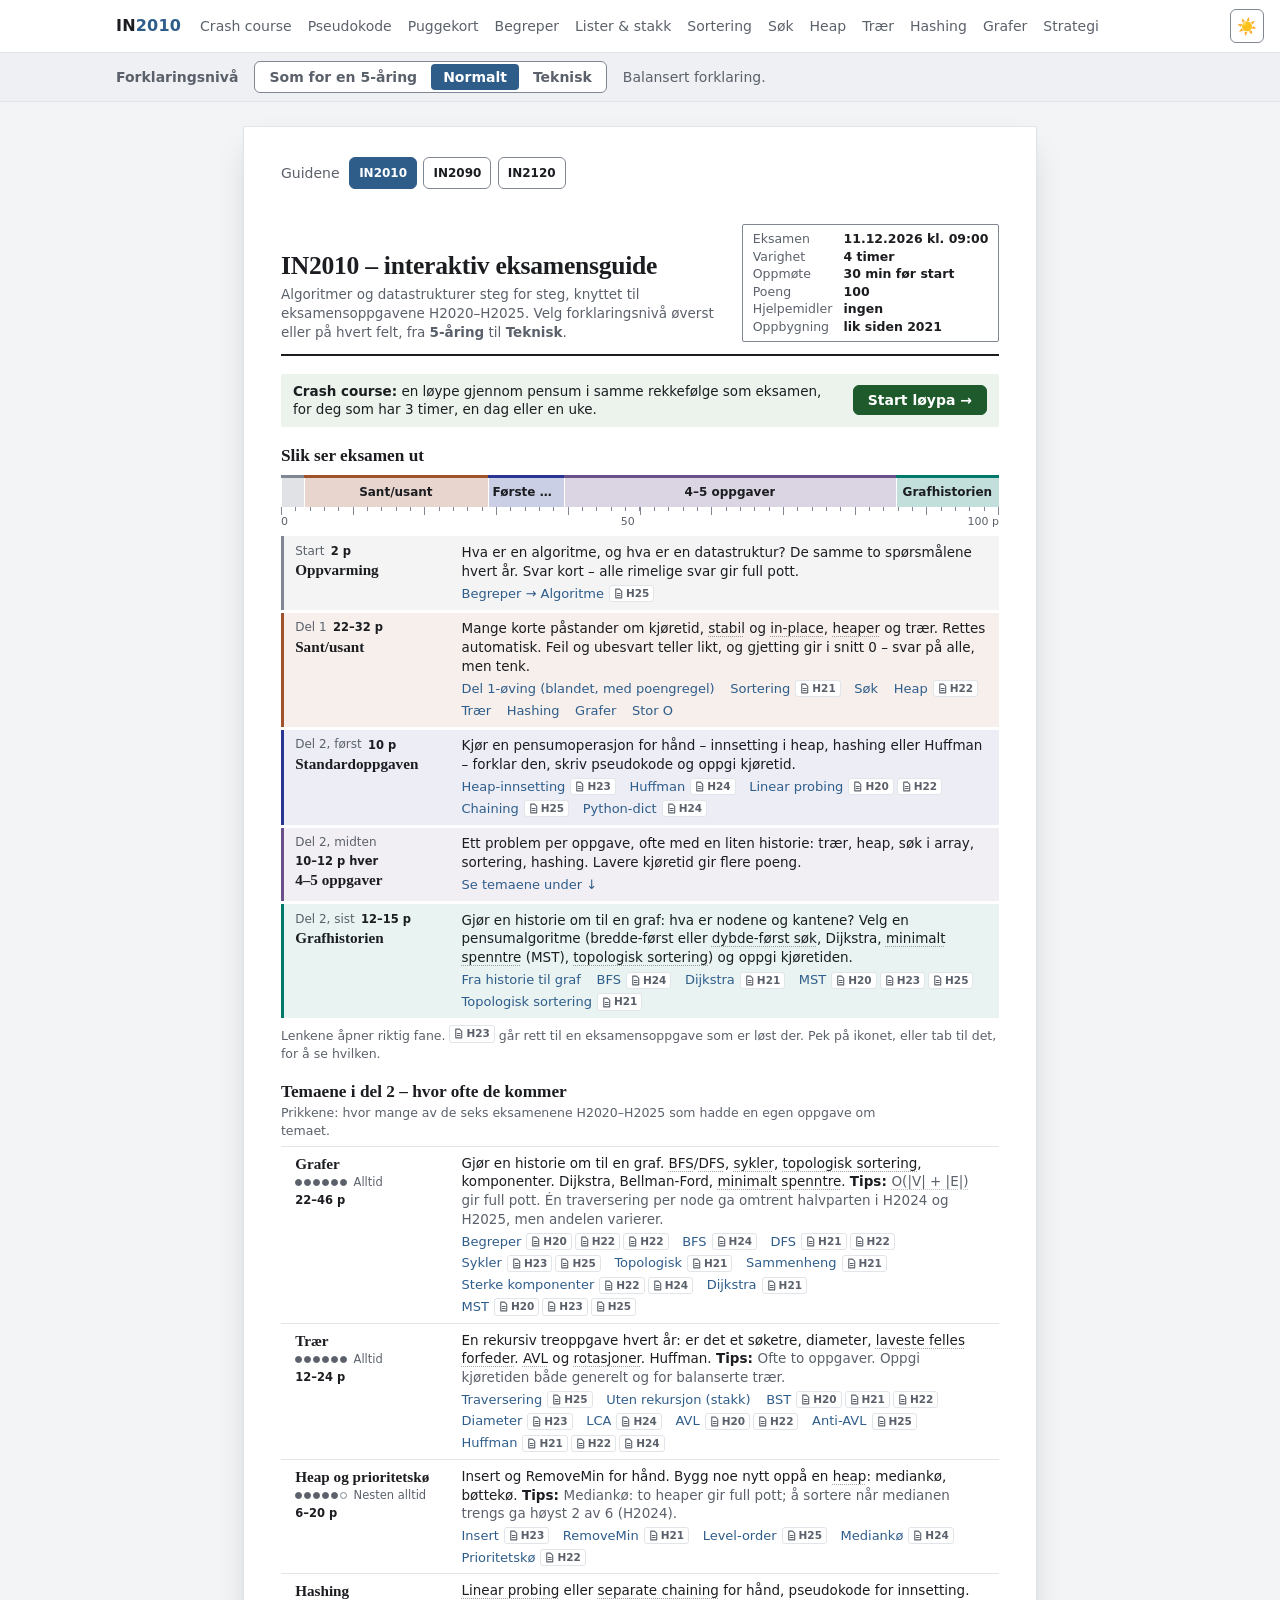
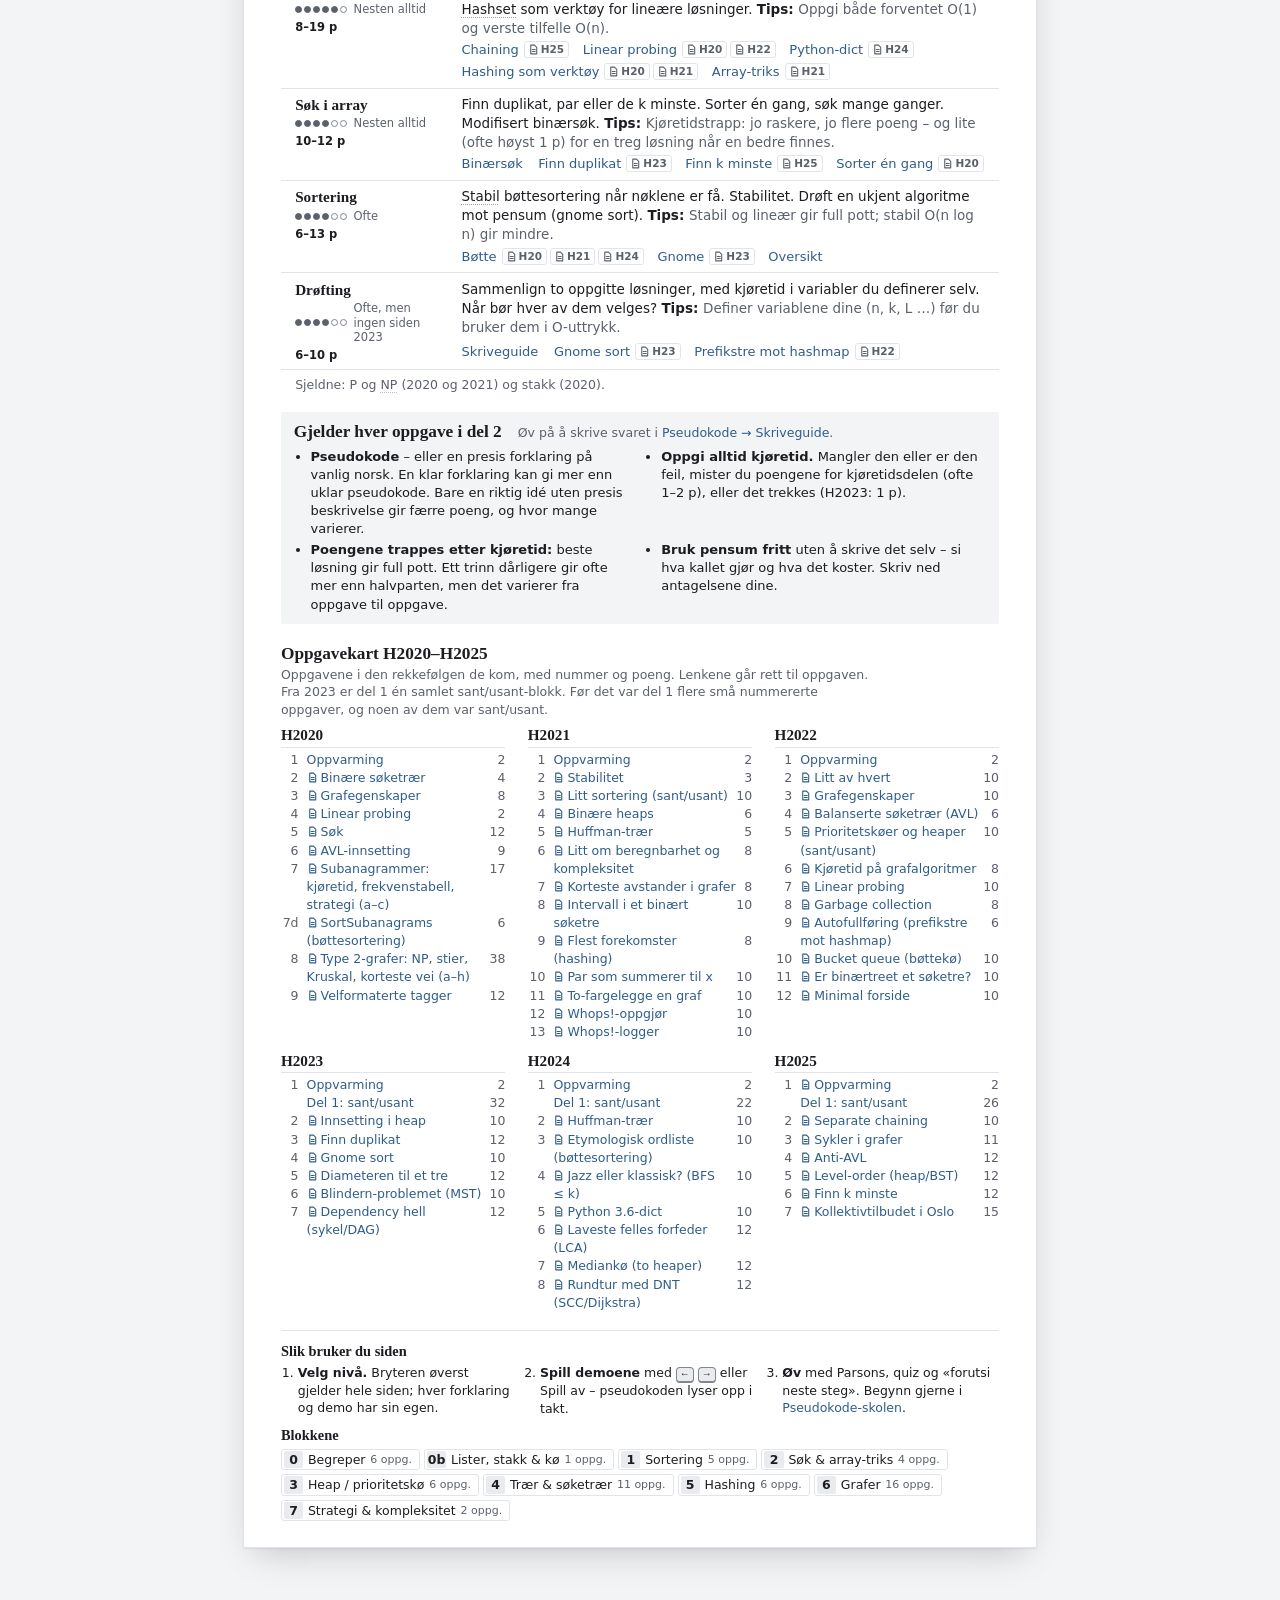
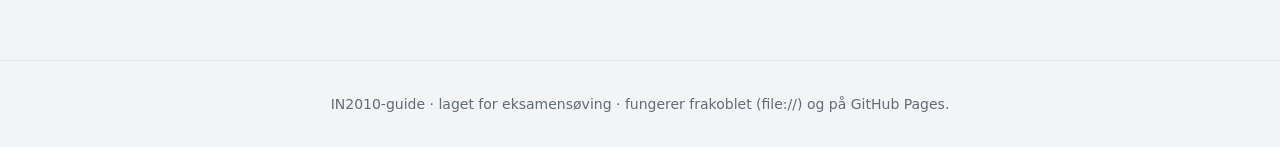
<file: index.html>
<!doctype html>
<html lang="nb">
<head>
  <meta charset="utf-8">
  <link rel="icon" href="data:,">
  <meta name="viewport" content="width=device-width, initial-scale=1">
  <title>IN2010 · interaktiv eksamensguide</title>
  <meta name="description" content="Interaktiv eksamensguide for IN2010 – Algoritmer og datastrukturer. Slik ser eksamen ut, og alle eksamensoppgavene fra H2020 til H2025.">
  <script>(function(){try{var d=document.documentElement;var t=localStorage.getItem('in-theme');if(t!=='dark'&&t!=='system')t='light';if(t!=='system')d.setAttribute('data-theme',t);var l=localStorage.getItem('in-level');if(l!=='eli5'&&l!=='teknisk')l='normal';d.setAttribute('data-level',l);}catch(e){document.documentElement.setAttribute('data-theme','light');document.documentElement.setAttribute('data-level','normal');}})();</script>
  <link rel="stylesheet" href="assets/css/styles.css?v=20261127g">
  <link rel="stylesheet" href="assets/css/begrep-tips.css?v=20261127g">
</head>
<body data-page="index">
  <a class="skip-link" href="#main">Hopp til innhold</a>
  <header id="topnav"></header>

  <main id="main" class="wrap a4-desk">
    <article class="a4-sheet" aria-labelledby="a4-title">

      <nav class="guider" aria-label="Alle guidene" style="display:flex;flex-wrap:wrap;align-items:center;gap:.4rem;margin:0 0 1rem;font-size:var(--text-sm)">
        <span style="color:var(--color-on-surface-variant);margin-right:.2rem">Guidene</span>
        <a class="btn sm primary" href="https://vegardjorg.github.io/IN2010/" aria-current="page">IN2010</a>
        <a class="btn sm" href="https://vegardjorg.github.io/IN2090/">IN2090</a>
        <a class="btn sm" href="https://vegardjorg.github.io/IN2120/">IN2120</a>
      </nav>

      <header class="a4-head">
        <div>
          <h1 id="a4-title">IN2010 – interaktiv eksamensguide</h1>
          <p class="a4-lead">Algoritmer og datastrukturer steg for steg, knyttet til eksamensoppgavene H2020–H2025.
            Velg forklaringsnivå øverst eller på hvert felt, fra <b>5-åring</b> til <b>Teknisk</b>.</p>
        </div>
        <dl class="a4-facts">
          <dt>Eksamen</dt><dd>11.12.2026 kl. 09:00</dd>
          <dt>Varighet</dt><dd>4 timer</dd>
          <dt>Oppmøte</dt><dd>30 min før start</dd>
          <dt>Poeng</dt><dd>100</dd>
          <dt>Hjelpemidler</dt><dd>ingen</dd>
          <dt>Oppbygning</dt><dd>lik siden 2021</dd>
        </dl>
      </header>

      <section class="crash-box" id="crash-box" aria-label="Crash course"></section>

      <section class="a4-exam" aria-labelledby="eo-h">
        <h2 id="eo-h">Slik ser eksamen ut</h2>
        <div id="exam-flow"></div>
        <p class="a4-legend">Lenkene åpner riktig fane.
          <span class="a4-task a4-task-demo" aria-hidden="true"><svg viewBox="0 0 12 12" focusable="false"><path d="M3 1.25h4.1L9.5 3.65v7.1H3z" fill="none" stroke="currentColor" stroke-width="1.2" stroke-linejoin="round"/><path d="M4.6 6h3.3M4.6 8.2h3.3" stroke="currentColor" stroke-width="1.1" stroke-linecap="round"/></svg><span>H23</span></span>
          går rett til en eksamensoppgave som er løst der. Pek på ikonet, eller tab til det, for å se hvilken.</p>
      </section>

      <section class="a4-temaer" aria-labelledby="eo-temaer">
        <div class="a4-sechead">
          <h2 id="eo-temaer">Temaene i del 2 – hvor ofte de kommer</h2>
          <p>Prikkene: hvor mange av de seks eksamenene H2020–H2025 som hadde en egen oppgave om temaet.</p>
        </div>
        <div id="exam-topics" class="a4-topics"></div>
      </section>

      <section class="a4-rules" aria-labelledby="a4-rules-h">
        <div class="a4-sechead">
          <h2 id="a4-rules-h">Gjelder hver oppgave i del 2</h2>
          <p>Øv på å skrive svaret i <a href="pseudokode.html#fane=skriveguide">Pseudokode → Skriveguide</a>.</p>
        </div>
        <ul>
          <li><b>Pseudokode</b> – eller en presis forklaring på vanlig norsk. En klar forklaring kan gi mer enn uklar
            pseudokode. Bare en riktig idé uten presis beskrivelse gir færre poeng, og hvor mange varierer.</li>
          <li><b>Oppgi alltid kjøretid.</b> Mangler den eller er den feil, mister du poengene for
            kjøretidsdelen (ofte 1–2 p), eller det trekkes (H2023: 1 p).</li>
          <li><b>Poengene trappes etter kjøretid:</b> beste løsning gir full pott. Ett trinn dårligere gir ofte mer
            enn halvparten, men det varierer fra oppgave til oppgave.</li>
          <li><b>Bruk pensum fritt</b> uten å skrive det selv – si hva kallet gjør og hva det koster. Skriv ned
            antagelsene dine.</li>
        </ul>
      </section>

      <section class="a4-kart" aria-labelledby="a4-kart-h">
        <div class="a4-sechead">
          <h2 id="a4-kart-h">Oppgavekart H2020–H2025</h2>
          <p>Oppgavene i den rekkefølgen de kom, med nummer og poeng. Lenkene går rett til oppgaven.
            Fra 2023 er del 1 én samlet sant/usant-blokk. Før det var del 1 flere små nummererte oppgaver, og noen av dem var sant/usant.</p>
        </div>
        <div id="task-map" class="a4-map"></div>
      </section>

      <footer class="a4-foot">
        <div class="a4-how">
          <h2>Slik bruker du siden</h2>
          <ol>
            <li><b>Velg nivå.</b> Bryteren øverst gjelder hele siden; hver forklaring og demo har sin egen.</li>
            <li><b>Spill demoene</b> med <span class="kbd">←</span> <span class="kbd">→</span> eller Spill av –
              pseudokoden lyser opp i takt.</li>
            <li><b>Øv</b> med Parsons, quiz og «forutsi neste steg». Begynn gjerne i
              <a href="pseudokode.html">Pseudokode-skolen</a>.</li>
          </ol>
        </div>
        <nav class="a4-blocks" aria-label="Blokkene">
          <h2>Blokkene</h2>
          <div id="block-cards"></div>
        </nav>
      </footer>

    </article>
  </main>

  <footer class="footer">
    IN2010-guide · laget for eksamensøving · fungerer frakoblet (file://) og på GitHub Pages.
  </footer>

  <script src="assets/js/core.js?v=20261127g"></script>
  <script src="assets/js/symboler.js?v=20261127g"></script>
  <script src="assets/js/begreper-data.js?v=20261127g"></script>
  <script src="assets/js/begrep-tips.js?v=20261127g"></script>
  <script src="assets/js/data-mock.js?v=20261127g"></script>
  <script src="assets/js/data-crash.js?v=20261127g"></script>
  <script>
  /* Crash course-boksen øverst: samme utregning som løypesiden (IN.crashProgress) */
  (function () {
    var IN = window.IN, el = IN.el, host = IN.qs("#crash-box");
    if (!host || !IN.crashProgress) { if (host) host.hidden = true; return; }
    /* Liten boks: én setning og én grønn knapp. Bare knappeteksten følger fremdriften (Start ↔ Fortsett). */
    host.classList.add("crash-box-mini");
    var btn = el("a", { class: "btn cr-go", href: "crash.html" });
    host.appendChild(el("p", { class: "crash-box-txt", html: "<b>Crash course:</b> en løype gjennom pensum i samme rekkefølge som eksamen, for deg som har 3 timer, en dag eller en uke." }));
    host.appendChild(btn);
    function paint() {
      var P; try { P = IN.crashProgress(); } catch (e) { P = null; }
      var go = P && P.startet;
      btn.textContent = go ? "Fortsett →" : "Start løypa →";
      btn.href = go && P.fortsett ? P.fortsett.href : "crash.html";
    }
    paint();
    document.addEventListener("in:progress", paint);
    window.addEventListener("storage", function (e) { if (!e.key || e.key === IN.progress.KEY) paint(); });
  })();
  </script>
  <script>
  (function () {
    var IN = window.IN, el = IN.el;

    var ready = {}; IN.PAGES.forEach(function (p) { ready[p.id] = p.ready; });
    var pageHref = {}; IN.PAGES.forEach(function (p) { pageHref[p.id] = p.href; });

    // Lenke til en fane – eller «snart» hvis blokken ikke er bygget ennå
    function lnk(page, fane, text) {
      if (ready[page]) return el("a", { href: pageHref[page] + (fane ? "#fane=" + fane : ""), text: text });
      return el("span", { class: "a4-soon" }, [el("span", { text: text }), el("span", { class: "tag", text: "snart" })]);
    }

    // ===== Eksamensoppgavene som er løst på sidene =====
    // Samme kortregister som crash course-løypa: IN.CRASH.kort i data-crash.js, som peker på kortene i
    // assets/js/kort/<side>.js. [side, fane, år, oppgavenr., tittel, poeng, element-id, (fremdriftsnøkkel – brukes ikke her)]
    // Nye kort i registeret dukker opp her og i oppgavekartet av seg selv. Sjekk mot kortfilene: node plan/sjekk-kortregister.js
    var X = (IN.CRASH && IN.CRASH.kort) || {};
    // Tekstfragmentet i dyplenken leter etter overskriften på kortet (registertittelen er lik korttittelen, se
    // sjekk-kortregister.js). SOK: egen søketekst (sant/usant-testen har ingen kortoverskrift).
    var SOK = { s21tf: "Eksamen H2021" };
    var ICON = '<svg viewBox="0 0 12 12" aria-hidden="true" focusable="false">' +
      '<path d="M3 1.25h4.1L9.5 3.65v7.1H3z" fill="none" stroke="currentColor" stroke-width="1.2" stroke-linejoin="round"/>' +
      '<path d="M4.6 6h3.3M4.6 8.2h3.3" stroke="currentColor" stroke-width="1.1" stroke-linecap="round"/></svg>';

    // Dyplenke til selve oppgaven: «#fane=<fane>&oppg=<id>» åpner fanen (core.js leser fane=), og
    // tekstfragmentet «:~:text=tittel,-Oppgave» lar nettleseren rulle til oppgavekortet og
    // markere tittelen. Nettlesere uten tekstfragmenter åpner bare fanen.
    function frag(s) { return encodeURIComponent(s).replace(/-/g, "%2D"); }
    function taskHref(key) {
      var t = X[key], text = SOK[key] ? frag(SOK[key]) : frag(t[4]) + ",-Oppgave";
      return pageHref[t[0]] + "#fane=" + t[1] + "&oppg=" + t[6] + ":~:text=" + text;
    }
    function taskName(t) { return t[2] + " " + t[3] + " – " + t[4]; }
    // Lenke med oppgaveikon og verktøytips. content = synlig tekst (årstall eller tittel).
    function taskLink(key, content, cls) {
      var t = X[key];
      if (!t || !ready[t[0]]) return null;
      var a = el("a", { class: cls, html: ICON, href: taskHref(key),
        "aria-label": content + " – eksamensoppgave " + taskName(t) + ", " + t[5] + " poeng" },
        el("span", { text: content }));
      return el("span", { class: "a4-tw" }, [a, el("span", { class: "a4-tip", "aria-hidden": "true", text: taskName(t) + " (" + t[5] + " p)" })]);
    }
    function chip(key) { var t = X[key]; return t ? taskLink(key, "H" + t[2].slice(3), "a4-task") : null; }
    function tasksFor(page, fane) {
      return Object.keys(X).filter(function (k) { return X[k][0] === page && X[k][1] === fane; });
    }
    // [side, fane, tekst, (valgfritt) bestemte oppgaver] → lenke + oppgaveikoner, eldste først
    function links(list) {
      var box = el("div", { class: "a4-links" });
      list.forEach(function (l) {
        var keys = (l[3] || tasksFor(l[0], l[1])).slice().sort(function (a, b) { return X[a][2] < X[b][2] ? -1 : X[a][2] > X[b][2] ? 1 : 0; });
        var g = el("span", { class: "a4-lk" }, lnk(l[0], l[1], l[2]));
        keys.forEach(function (k) { var c = chip(k); if (c) g.appendChild(c); });
        box.appendChild(g);
      });
      return box;
    }

    // ===== Slik ser eksamen ut: delene i rekkefølge =====
    var FLOW = [
      { key: "opp", part: "Start", name: "Oppvarming", pts: "2 p", w: 2,
        text: "Hva er en algoritme, og hva er en datastruktur? De samme to spørsmålene hvert år. Svar kort – alle rimelige svar gir full pott.",
        links: [["begreper", "algoritme", "Begreper → Algoritme"]] },
      { key: "d1", part: "Del 1", name: "Sant/usant", pts: "22–32 p", w: 26,
        text: "Mange korte påstander om kjøretid, stabil og in-place, heaper og trær. Rettes automatisk. Feil og ubesvart teller likt, og gjetting gir i snitt 0 – svar på alle, men tenk.",
        links: [["strategi", "eksamensteknikk&oppg=del1-ovelse", "Del 1-øving (blandet, med poengregel)"], ["sortering", "test", "Sortering"], ["sok", "test", "Søk"], ["heap", "test", "Heap"], ["traer", "test", "Trær"], ["hashing", "test", "Hashing"], ["grafer", "test", "Grafer"], ["begreper", "bigo", "Stor O"]] },
      { key: "std", part: "Del 2, først", name: "Standardoppgaven", short: "Første oppg.", pts: "10 p", w: 10,
        text: "Kjør en pensumoperasjon for hånd – innsetting i heap, hashing eller Huffman – forklar den, skriv pseudokode og oppgi kjøretid.",
        links: [["heap", "innsetting", "Heap-innsetting"], ["traer", "huffman", "Huffman", ["t24huf"]], ["hashing", "probing", "Linear probing"], ["hashing", "chaining", "Chaining"], ["hashing", "python", "Python-dict"]] },
      { key: "mid", part: "Del 2, midten", name: "4–5 oppgaver", pts: "10–12 p hver", w: 48,
        text: "Ett problem per oppgave, ofte med en liten historie: trær, heap, søk i array, sortering, hashing. Lavere kjøretid gir flere poeng.",
        anchor: "eo-temaer" },
      { key: "graf", part: "Del 2, sist", name: "Grafhistorien", pts: "12–15 p", w: 14,
        text: "Gjør en historie om til en graf: hva er nodene og kantene? Velg en pensumalgoritme (bredde-først eller dybde-først søk, Dijkstra, minimalt spenntre (MST), topologisk sortering) og oppgi kjøretiden.",
        links: [["grafer", "begreper&oppg=historie", "Fra historie til graf"], ["grafer", "bfs", "BFS"], ["grafer", "dijkstra", "Dijkstra"], ["grafer", "mst", "MST"], ["grafer", "topologisk", "Topologisk sortering"]] }
    ];
    var flowHost = IN.qs("#exam-flow");
    var ruler = el("div", { class: "a4-ruler" });
    var bar = el("div", { class: "a4-bar" });
    var parts = el("ol", { class: "a4-parts" });
    FLOW.forEach(function (f) {
      var seg = el("a", { class: "a4-seg a4-" + f.key, href: "#eo-" + f.key, title: f.name + " · " + f.pts,
        "aria-label": f.part + ": " + f.name + ", " + f.pts });
      seg.style.flexGrow = f.w;
      if (f.w >= 10) seg.appendChild(el("span", { text: f.short || f.name }));
      bar.appendChild(seg);
      var body = el("div", { class: "a4-pbody" }, el("p", { text: f.text }));
      if (f.links) body.appendChild(links(f.links));
      if (f.anchor) body.appendChild(el("div", { class: "a4-links" }, el("a", { href: "#" + f.anchor, text: "Se temaene under ↓" })));
      parts.appendChild(el("li", { class: "a4-part a4-" + f.key, id: "eo-" + f.key }, [
        el("div", { class: "a4-pname" }, [
          el("span", { class: "a4-pk" }, [el("span", { text: f.part }), el("span", { class: "a4-pts", text: f.pts })]),
          el("h3", { text: f.name })
        ]),
        body
      ]));
    });
    ruler.appendChild(bar);
    ruler.appendChild(el("div", { class: "a4-scale", "aria-hidden": "true" }));
    ruler.appendChild(el("div", { class: "a4-scale-n", "aria-hidden": "true" }, [el("span", { text: "0" }), el("span", { text: "50" }), el("span", { text: "100 p" })]));
    flowHost.appendChild(ruler);
    flowHost.appendChild(parts);

    // ===== Temaene i del 2 =====
    var TOPICS = [
      { name: "Grafer", n: 6, pts: "22–46 p", often: "Alltid",
        items: "Gjør en historie om til en graf. BFS/DFS, sykler, topologisk sortering, komponenter. Dijkstra, Bellman-Ford, minimalt spenntre.",
        tip: "O(|V| + |E|) gir full pott. Én traversering per node ga omtrent halvparten i H2024 og H2025, men andelen varierer.",
        links: [["grafer", "begreper", "Begreper"], ["grafer", "bfs", "BFS"], ["grafer", "dfs", "DFS"], ["grafer", "sykler", "Sykler"], ["grafer", "topologisk", "Topologisk"],
                ["grafer", "sammenheng", "Sammenheng"], ["grafer", "scc", "Sterke komponenter"], ["grafer", "dijkstra", "Dijkstra"], ["grafer", "mst", "MST"]] },
      { name: "Trær", n: 6, pts: "12–24 p", often: "Alltid",
        items: "En rekursiv treoppgave hvert år: er det et søketre, diameter, laveste felles forfeder. AVL og rotasjoner. Huffman.",
        tip: "Ofte to oppgaver. Oppgi kjøretiden både generelt og for balanserte trær.",
        links: [["traer", "trav", "Traversering"], ["traer", "iterativ&oppg=trav-iterativ", "Uten rekursjon (stakk)"],["traer", "bst", "BST"], ["traer", "diameter", "Diameter"], ["traer", "lca", "LCA"],
                ["traer", "avl", "AVL"], ["traer", "antiavl", "Anti-AVL"], ["traer", "huffman", "Huffman"]] },
      { name: "Heap og prioritetskø", n: 5, pts: "6–20 p", often: "Nesten alltid",
        items: "Insert og RemoveMin for hånd. Bygg noe nytt oppå en heap: mediankø, bøttekø.",
        tip: "Mediankø: to heaper gir full pott; å sortere når medianen trengs ga høyst 2 av 6 (H2024).",
        links: [["heap", "innsetting", "Insert"], ["heap", "removemin", "RemoveMin"], ["heap", "levelorder", "Level-order"],
                ["heap", "median", "Mediankø"], ["heap", "pk", "Prioritetskø"]] },
      { name: "Hashing", n: 5, pts: "8–19 p", often: "Nesten alltid",
        items: "Linear probing eller separate chaining for hånd, pseudokode for innsetting. Hashset som verktøy for lineære løsninger.",
        tip: "Oppgi både forventet O(1) og verste tilfelle O(n).",
        links: [["hashing", "chaining", "Chaining"], ["hashing", "probing", "Linear probing"], ["hashing", "python", "Python-dict"], ["hashing", "triks", "Hashing som verktøy"], ["sok", "triks", "Array-triks"]] },
      { name: "Søk i array", n: 4, pts: "10–12 p", often: "Nesten alltid",
        items: "Finn duplikat, par eller de k minste. Sorter én gang, søk mange ganger. Modifisert binærsøk.",
        tip: "Kjøretidstrapp: jo raskere, jo flere poeng – og lite (ofte høyst 1 p) for en treg løsning når en bedre finnes.",
        links: [["sok", "binaersok", "Binærsøk"], ["sok", "duplikat", "Finn duplikat"], ["sok", "kminste", "Finn k minste"], ["sok", "sortersok", "Sorter én gang"]] },
      { name: "Sortering", n: 4, pts: "6–13 p", often: "Ofte",
        items: "Stabil bøttesortering når nøklene er få. Stabilitet. Drøft en ukjent algoritme mot pensum (gnome sort).",
        tip: "Stabil og lineær gir full pott; stabil O(n log n) gir mindre.",
        links: [["sortering", "bucket", "Bøtte"], ["sortering", "gnome", "Gnome"], ["sortering", "oversikt", "Oversikt"]] },
      { name: "Drøfting", n: 4, pts: "6–10 p", often: "Ofte, men ingen siden 2023",
        items: "Sammenlign to oppgitte løsninger, med kjøretid i variabler du definerer selv. Når bør hver av dem velges?",
        tip: "Definer variablene dine (n, k, L …) før du bruker dem i O-uttrykk.",
        links: [["pseudokode", "skriveguide", "Skriveguide"], ["sortering", "gnome", "Gnome sort"], ["traer", "huffman", "Prefikstre mot hashmap", ["t22auto"]]] }
    ];
    var topicHost = IN.qs("#exam-topics");
    TOPICS.forEach(function (tp) {
      var dots = el("span", { class: "a4-dots", role: "img", "aria-label": tp.n + " av 6 eksamener" });
      for (var d = 0; d < 6; d++) dots.appendChild(el("i", { class: d < tp.n ? "on" : null }));
      topicHost.appendChild(el("div", { class: "a4-topic" }, [
        el("div", { class: "a4-tname" }, [
          el("h3", { text: tp.name }),
          el("span", { class: "a4-freq" }, [dots, el("span", { text: tp.often })]),
          el("span", { class: "a4-pts", text: tp.pts })
        ]),
        el("div", { class: "a4-tbody" }, [
          el("p", {}, [tp.items + " ", el("span", { class: "a4-tip-txt" }, [el("b", { text: "Tips: " }), tp.tip])]),
          links(tp.links)
        ])
      ]));
    });
    topicHost.appendChild(el("p", { class: "a4-rare", text: "Sjeldne: P og NP (2020 og 2021) og stakk (2020)." }));

    // ===== Oppgavekart =====
    // Bygget fra kortregisteret X: én rad per eksamensoppgave med kort, pluss oppvarmingen («Oppgave 1») hvert år.
    // Rad: [år, oppgavenr., navn i kartet, poeng, side, fane, nøkkel i X]. Settene trykker ingen oppgavenumre.
    // Samme oppgave på to sider (samme år og nr.) vises én gang: den første i registeret. Har oppvarmingen et kort
    // i registeret (H2025-1), lenker raden for det året rett til kortet.
    var YEARS = ["H20", "H21", "H22", "H23", "H24", "H25"];
    // Deloppgaver på Strategi som allerede står i kartet under en annen side: H2020 8 (a–b) under Grafer,
    // H2020 7 (a) og 7 (c) under Hashing (Subanagram a–c)
    var IKKE_I_KART = { p20ver: 1, p20kj: 1, p20str: 1 };
    // Navn i kartet når det skal si mer enn korttittelen (hva oppgaven handler om)
    var NAVN = {
      x20sub: "Subanagrammer: kjøretid, frekvenstabell, strategi (a–c)", s20sub: "SortSubanagrams (bøttesortering)",
      g20t2: "Type 2-grafer: NP, stier, Kruskal, korteste vei (a–h)", s21tf: "Litt sortering (sant/usant)",
      t21rng: "Intervall i et binært søketre", x21frek: "Flest forekomster (hashing)",
      k21par: "Par som summerer til x", h22tf: "Prioritetskøer og heaper (sant/usant)", t22auto: "Autofullføring (prefikstre mot hashmap)",
      t22chk: "Er binærtreet et søketre?", g23bl: "Blindern-problemet (MST)",
      g23dep: "Dependency hell (sykel/DAG)", t24huf: "Huffman-trær", s24ety: "Etymologisk ordliste (bøttesortering)",
      g24jz: "Jazz eller klassisk? (BFS ≤ k)", x24py: "Python 3.6-dict", t24lca: "Laveste felles forfeder (LCA)",
      h24med: "Mediankø (to heaper)", g24dnt: "Rundtur med DNT (SCC/Dijkstra)", h25lvl: "Level-order (heap/BST)"
    };
    var TASKS = YEARS.map(function (y) { return [y, "1", "Oppvarming", 2, "begreper", "algoritme"]; });
    var seen = {};
    TASKS.forEach(function (r) { seen[r[0] + "-1"] = r; });
    Object.keys(X).forEach(function (k) {
      var t = X[k], y = "H" + t[2].slice(3), id = y + "-" + t[3];
      if (IKKE_I_KART[k] || YEARS.indexOf(y) < 0) return;
      if (seen[id]) { if (!seen[id][6]) seen[id][6] = k; return; }   // oppvarmingsraden får kortet som lenke
      seen[id] = TASKS[TASKS.push([y, t[3], NAVN[k] || t[4], t[5], t[0], t[1], k]) - 1];
    });
    TASKS.sort(function (a, b) {
      return YEARS.indexOf(a[0]) - YEARS.indexOf(b[0]) || parseInt(a[1], 10) - parseInt(b[1], 10) || (a[1] < b[1] ? -1 : a[1] > b[1] ? 1 : 0);
    });
    var DEL1 = { H23: 32, H24: 22, H25: 26 };   // egen del 1 sant/usant (fra 2023), poeng per år
    var mapHost = IN.qs("#task-map");
    YEARS.forEach(function (y) {
      var ol = el("ol");
      TASKS.filter(function (r) { return r[0] === y; }).forEach(function (r, i) {
        var name;
        if (r[4] === null) name = el("span", { class: "a4-off", text: r[2] });             // ingen side for denne
        else if (r[6] && ready[r[4]]) name = taskLink(r[6], r[2], "a4-mlink");              // dyplenke til oppgaven
        else if (ready[r[4]]) name = lnk(r[4], r[5], r[2]);                                  // finnes ikke som oppgavekort: fanen
        else name = el("span", { class: "a4-off" }, [r[2] + " ", el("span", { class: "tag", text: "snart" })]);
        ol.appendChild(el("li", {}, [el("span", { class: "a4-nr", text: r[1] }), name, el("span", { class: "a4-p", text: r[3] })]));
        if (i === 0 && DEL1[y]) ol.appendChild(el("li", { class: "a4-d1" }, [el("span", { class: "a4-nr" }), lnk("strategi", "eksamensteknikk&oppg=del1-ovelse", "Del 1: sant/usant"), el("span", { class: "a4-p", text: DEL1[y] })]));
      });
      mapHost.appendChild(el("div", { class: "a4-year" }, [el("h3", { text: "H20" + y.slice(1) }), ol]));
    });

    // ===== Blokkene =====
    var BLOCKS = [
      { page:"begreper",  n:"0", title:"Begreper",  desc:"Algoritme, datastruktur, stor O, stabil/in-place, ADT, rekursjon.", tasks:6 },
      { page:"lister",    n:"0b", title:"Lister, stakk & kø", desc:"Array vs. lenket liste, dynamisk array (dobling), stakk og kø, nylige søk (LRU).", tasks:1 },
      { page:"sortering", n:"1", title:"Sortering", desc:"Selection, bubble, insertion, gnome, merge, quick, bøtte, radix og heapsort.", tasks:5 },
      { page:"sok",       n:"2", title:"Søk & array-triks", desc:"Rett-frem søk og binærsøk, sorter én gang, finn duplikat, finn k minste, hashtriks.", tasks:4 },
      { page:"heap",      n:"3", title:"Heap / prioritetskø", desc:"Insert, removeMin, BuildHeap, level-order, mediankø, heapsort, bøttekø.", tasks:6 },
      { page:"traer",     n:"4", title:"Trær & søketrær", desc:"Traversering, binære søketrær (BST: CheckBST, InRange), diameter, LCA, AVL/Anti-AVL, Huffman og prefikstre.", tasks:11 },
      { page:"hashing",   n:"5", title:"Hashing", desc:"Hashfunksjon, chaining, linear probing, rehash, Python 3.6-dict, hashing som verktøy.", tasks:6 },
      { page:"grafer",    n:"6", title:"Grafer", desc:"BFS, DFS, sykler, topsort, sterkt sammenhengende komponenter (SCC), Dijkstra, Bellman-Ford, MST.", tasks:16 },
      { page:"strategi",  n:"7", title:"Strategi & kompleksitet", desc:"Kjøretidsanalyse, algoritmestrategier, P og NP, eksamensteknikk.", tasks:2 }
    ];
    var blockHost = IN.qs("#block-cards");
    // tasks skal stemme med oppgavekartet over: tell oppgavene i TASKS som hører til siden.
    BLOCKS.forEach(function (b) { b.tasks = TASKS.filter(function (r) { return r[4] === b.page; }).length; });
    BLOCKS.forEach(function (b) {
      var kids = [el("span", { class: "a4-bn", text: b.n }), el("span", { text: b.title })];
      if (b.tasks > 0) kids.push(el("span", { class: "a4-bt", text: b.tasks + " oppg." }));
      if (!ready[b.page]) kids.push(el("span", { class: "tag", text: "snart" }));
      blockHost.appendChild(ready[b.page]
        ? el("a", { class: "a4-block", href: pageHref[b.page], title: b.desc }, kids)
        : el("span", { class: "a4-block a4-off", title: b.desc }, kids));
    });

    // ===== Verktøytips på oppgaveikonene: hold dem innenfor skjermen, Esc lukker =====
    function placeTip(w) {
      var tip = w.querySelector(".a4-tip");
      w.classList.remove("a4-tipoff", "a4-below");
      tip.style.setProperty("--a4-dx", "0px");
      var r = tip.getBoundingClientRect();
      if (!r.width) return;
      var vw = document.documentElement.clientWidth, dx = 0;
      if (r.left < 8) dx = 8 - r.left; else if (r.right > vw - 8) dx = vw - 8 - r.right;
      if (dx) tip.style.setProperty("--a4-dx", Math.round(dx) + "px");
      if (r.top < 96) w.classList.add("a4-below");   // ikke under den klebrige toppmenyen
    }
    var sheet = IN.qs(".a4-sheet");
    sheet.addEventListener("mouseover", function (e) {
      var w = e.target.closest && e.target.closest(".a4-tw");
      if (w && !(e.relatedTarget && w.contains(e.relatedTarget))) placeTip(w);
    });
    sheet.addEventListener("focusin", function (e) {
      var w = e.target.closest && e.target.closest(".a4-tw");
      if (w) placeTip(w);
    });
    document.addEventListener("keydown", function (e) {
      if (e.key === "Escape") IN.qsa(".a4-tw").forEach(function (w) { w.classList.add("a4-tipoff"); });
    });
  })();
  </script>
</body>
</html>
</file>
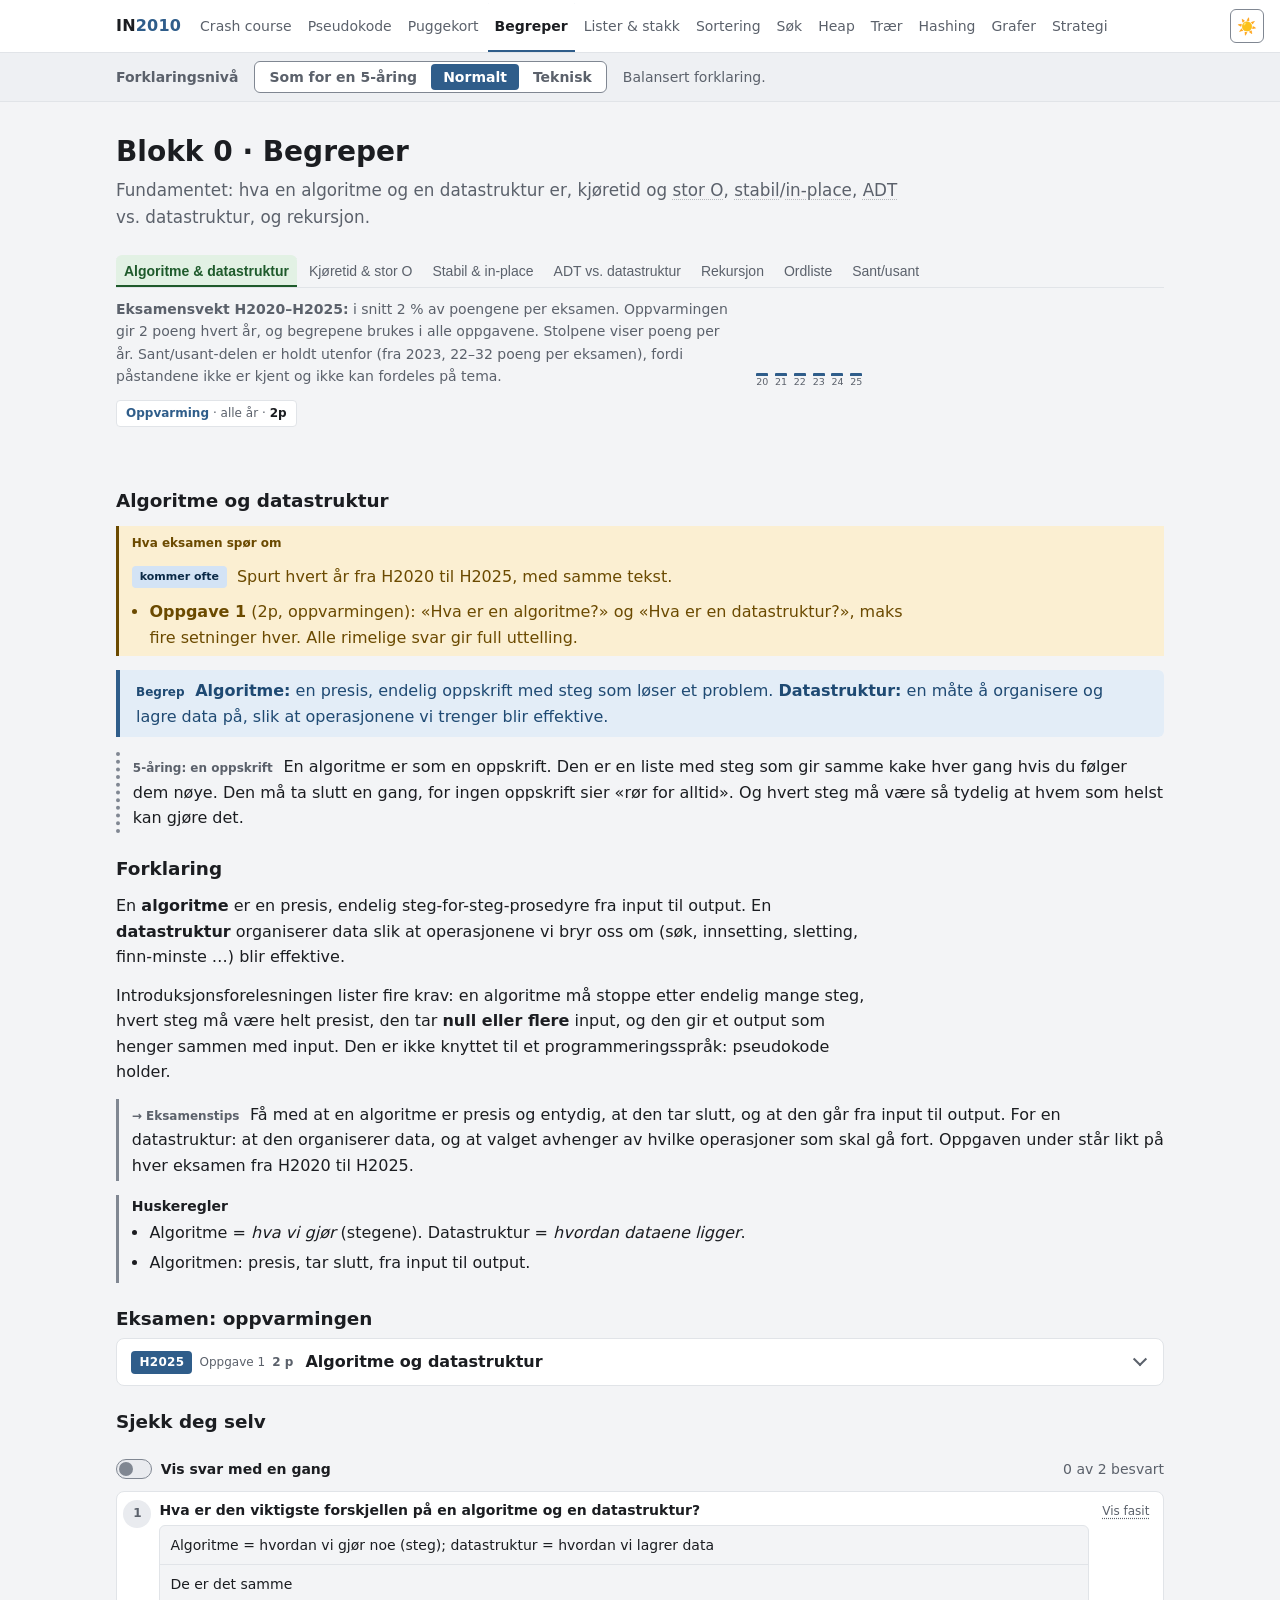
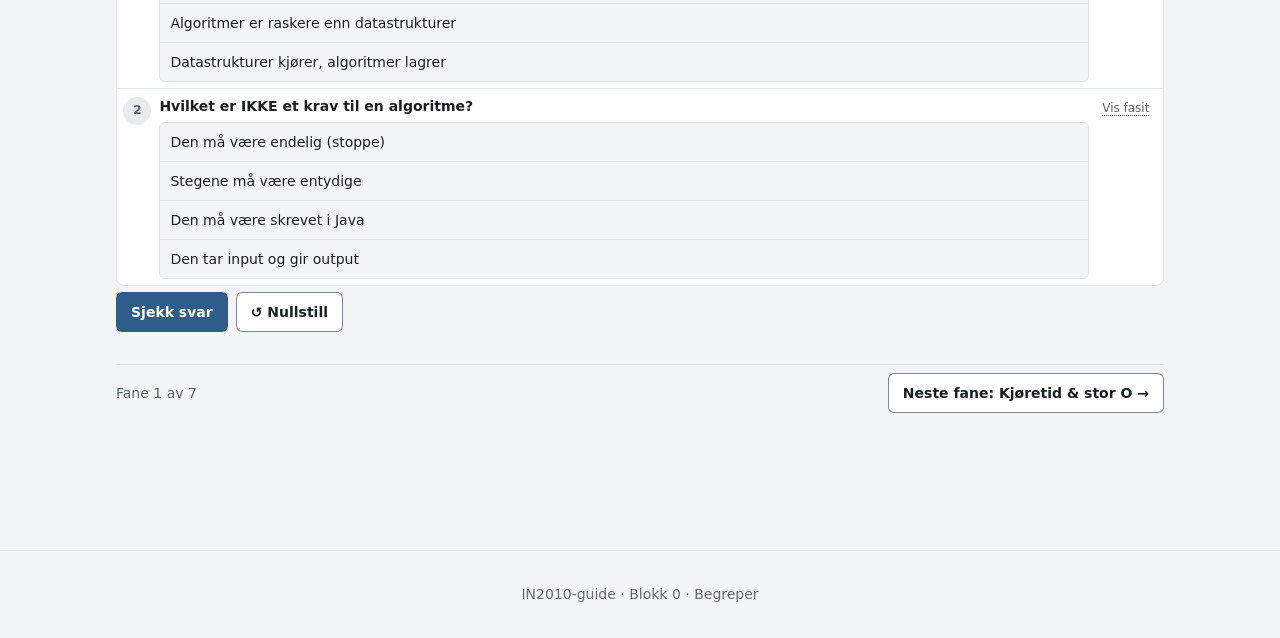
<file: 00-begreper.html>
<!doctype html>
<html lang="nb">
<head>
  <meta charset="utf-8">
  <link rel="icon" href="data:,">
  <meta name="viewport" content="width=device-width, initial-scale=1">
  <title>Blokk 0 · Begreper · IN2010</title>
  <meta name="description" content="Grunnbegreper i IN2010: algoritme, datastruktur, stor O, stabil/in-place, ADT, rekursjon.">
  <script>(function(){try{var d=document.documentElement;var t=localStorage.getItem('in-theme');if(t!=='dark'&&t!=='system')t='light';if(t!=='system')d.setAttribute('data-theme',t);var l=localStorage.getItem('in-level');if(l!=='eli5'&&l!=='teknisk')l='normal';d.setAttribute('data-level',l);}catch(e){document.documentElement.setAttribute('data-theme','light');document.documentElement.setAttribute('data-level','normal');}})();</script>
  <link rel="stylesheet" href="assets/css/styles.css?v=20261127g">
  <link rel="stylesheet" href="assets/css/begrep-tips.css?v=20261127g">
</head>
<body data-page="begreper">
  <a class="skip-link" href="#main">Hopp til innhold</a>
  <header id="topnav"></header>

  <main id="main" class="wrap">
    <div class="pagehead">
      <h1>Blokk 0 · Begreper</h1>
      <p class="lead">Fundamentet: hva en algoritme og en datastruktur er, kjøretid og stor O,
        stabil/in-place, ADT vs. datastruktur, og rekursjon.</p>
    </div>

    <div class="tabs" role="tablist" aria-label="Underemner">
      <button data-tab="algoritme">Algoritme &amp; datastruktur</button>
      <button data-tab="bigo">Kjøretid &amp; stor O</button>
      <button data-tab="stabil">Stabil &amp; in-place</button>
      <button data-tab="adt">ADT vs. datastruktur</button>
      <button data-tab="rekursjon">Rekursjon</button>
      <button data-tab="ordliste">Ordliste</button>
      <button data-tab="test">Sant/usant</button>
    </div>

    <div class="pagehead-info">
      <div class="badges">
        <span class="badge" data-go="algoritme"><b>Oppvarming</b> · alle år · <span class="pts">2p</span></span>
      </div>
    </div>

    <!-- ALGORITME -->
    <section data-panel="algoritme">
      <h3>Algoritme og datastruktur</h3>
      <div class="callout eks-spor"><span class="lbl">Hva eksamen spør om</span>
        <p><span class="tag merke kjerne">kommer ofte</span> Spurt hvert år fra H2020 til H2025, med samme tekst.</p>
        <ul><li><b>Oppgave 1</b> (2p, oppvarmingen): «Hva er en algoritme?» og «Hva er en datastruktur?», maks fire setninger hver. Alle rimelige svar gir full uttelling.</li></ul>
      </div>

      <div class="callout begrep"><span class="lbl">Begrep</span>
        <b>Algoritme:</b> en presis, endelig oppskrift med steg som løser et problem.
        <b>Datastruktur:</b> en måte å organisere og lagre data på, slik at operasjonene vi trenger blir effektive.</div>

      <div class="callout eli5"><span class="lbl">5-åring: en oppskrift</span>
        En algoritme er som en oppskrift. Den er en liste med steg som gir samme kake hver gang hvis du følger dem
        nøye. Den må ta slutt en gang, for ingen oppskrift sier «rør for alltid». Og hvert steg må være så tydelig at
        hvem som helst kan gjøre det.</div>

      <h3>Forklaring</h3>
      <div id="ex-algoritme"></div>
      <p>Introduksjonsforelesningen lister fire krav: en algoritme må stoppe etter endelig mange steg, hvert steg må
        være helt presist, den tar <b>null eller flere</b> input, og den gir et output som henger sammen med input.
        Den er ikke knyttet til et programmeringsspråk: pseudokode holder.</p>

      <div class="callout snarvei"><span class="lbl">Eksamenstips</span>
        Få med at en algoritme er presis og entydig, at den tar slutt, og at den går fra input til output.
        For en datastruktur: at den organiserer data, og at valget avhenger av hvilke operasjoner som skal gå fort.
        Oppgaven under står likt på hver eksamen fra H2020 til H2025.</div>

      <div class="husk"><h4>Huskeregler</h4><ul>
        <li>Algoritme = <i>hva vi gjør</i> (stegene). Datastruktur = <i>hvordan dataene ligger</i>.</li>
        <li>Algoritmen: presis, tar slutt, fra input til output.</li>
      </ul></div>

      <h3>Eksamen: oppvarmingen</h3>
      <div id="exam-oppvarming"></div>

      <h3>Sjekk deg selv</h3>
      <div id="quiz-algoritme"></div>
    </section>

    <!-- BIG-O -->
    <section data-panel="bigo">
      <h3>Kjøretid og stor O</h3>
      <div class="callout eks-spor"><span class="lbl">Hva eksamen spør om</span>
        <p><span class="tag merke kjerne">kommer ofte</span> Spurt hvert år H2020–H2025. Nesten alle implementasjonsoppgaver
          ber deg oppgi kjøretidskompleksiteten, og fra H2023 står det i «Om eksamen» at lavere kjøretidskompleksitet foretrekkes.</p>
        <ul>
          <li><b>H2020 5</b> (12p): velg prosedyren med minimal kjøretidskompleksitet når k er 1, log n, n eller n².</li>
          <li><b>H2020 7a</b> (4p): «Hva er kjøretidskompleksiteten til algoritmen?»</li>
          <li><b>H2022 2</b> (10p, sant/usant): blant annet hva lineær kjøretid er, og om bedre kjøretidskompleksitet alltid gir færre steg.</li>
          <li><b>H2022 6</b> (8p): kryss av laveste korrekte kjøretidskompleksitet for grafalgoritmer.</li>
        </ul>
      </div>

      <div class="callout begrep"><span class="lbl">Begrep</span>
        <b>Stor O</b> (på engelsk <i>Big O</i>) beskriver hvordan kjøretiden vokser når input n blir stor – vi ser bort fra konstanter
        og lavordensledd og bryr oss bare om veksttakten. De vanlige klassene er O(1), O(log n), O(n),
        O(n log n), O(n²) og O(2ⁿ).
        <b>Merk:</b> veksttakt og tilfelle (beste/verste/snitt) er to forskjellige spørsmål. Tilfellet sier
        <i>hvilken</i> input vi ser på; stor O sier hvor raskt kjøretiden vokser i <i>det</i> tilfellet. Derfor
        gir vi gjerne én kjøretid for beste tilfelle (f.eks. O(n)) og en annen for verste (f.eks. O(n²)).</div>

      <div class="callout eli5"><span class="lbl">5-åring: lapper og håndhilsing</span>
        Tenk deg at du skal dele ut én lapp til hver elev. Blir klassen dobbelt så stor, tar det dobbelt så lang tid.
        Skal derimot alle håndhilse på alle, blir det omtrent fire ganger så mye jobb når klassen dobles. Store O sier
        hvor fort jobben vokser når det blir flere. Den sier ikke hvor mange sekunder det tar.</div>

      <h3>Voksehierarki – lek med n</h3>
      <p class="muted small">Dra i n og se hvor ulikt klassene vokser. Skru på logaritmisk skala når
        n² og 2ⁿ stikker av.</p>
      <div class="card">
        <div class="btn-row">
          <label class="fld">n = <input type="range" id="bo-n" min="1" max="40" value="8"></label>
          <span class="pill"><span class="k">n</span> <span id="bo-nval">8</span></span>
          <label class="fld"><input type="checkbox" id="bo-log"> logaritmisk skala</label>
        </div>
        <div id="bo-bars" class="bars" style="min-height:170px"></div>
        <div class="legend"><span class="muted small">Antall operasjoner (anslag) for hver kompleksitetsklasse ved valgt n.</span></div>
      </div>

      <div class="callout uni"><span class="lbl">Universitetsnivå</span>
        Rekkefølgen er <span class="mono">1 &lt; log n &lt; n &lt; n log n &lt; n² &lt; 2ⁿ</span>. En O(n log n)-sortering
        på n = 1 000 000 gjør ~20 millioner steg; en O(n²) gjør ~10¹². Derfor står det i «Om eksamen» på H2023:
        «I implementasjonsoppgaver foretrekkes lavere kjøretidskompleksitet.»
        <span class="muted small">(Kilde: eksamen IN2010 H2023, «Om eksamen». H2024 og H2025 skriver at lavere kjøretidskompleksitet er «mer poenggivende».)</span></div>

      <h3>Forklaring</h3>
      <div id="ex-bigo"></div>
      <p><b>Slik teller du løkker.</b> Én løkke over n elementer med konstant arbeid i hver runde gir O(n). To slike løkker
        <i>etter hverandre</i> gir O(n + n) = O(n): de legges sammen, ikke ganges. En løkke <i>inni</i> en løkke ganges:
        går begge n ganger, blir det n · n = O(n²), men går den indre bare log n ganger, blir det O(n log n).
        En løkke som halverer n hver runde (n → n/2 → n/4 …), går omtrent log n ganger, som i binærsøk.</p>
      <p>O(n), O(n²) og O(n³) er <b>polynomielle</b> kjøretider (n opphøyd i et fast tall). O(2ⁿ) er <b>eksponentiell</b>:
        den vokser raskere enn alle polynomer. Skillet brukes i kompleksitetsteorien: et avgjørelsesproblem (et ja/nei-spørsmål)
        er i NP hvis et ja-svar kan sjekkes i polynomiell tid. Om P og NP er like, er ikke bevist, så ingen har vist at
        problemene i NP er vanskeligere enn de i P. Mer om dette under
        <a href="07-strategi.html#fane=pnp">Strategi → P og NP</a>.</p>

      <div class="callout felle"><span class="lbl">Felle: hvilken logaritme?</span>
        log₂ n og log₁₀ n er like i O. De skiller seg bare med en fast faktor (log₂ n er omtrent 3,3 · log₁₀ n), og
        faste faktorer forsvinner i O. Skriv bare <span class="mono">O(log n)</span>.</div>

      <div class="callout felle"><span class="lbl">Felle: bedre O er ikke alltid færre steg</span>
        Stor O sier hvordan kjøretiden vokser når n blir stor. For små n kan konstantene gjøre at en O(n²)-algoritme bruker
        færre steg enn en O(n log n)-algoritme. Påstanden «bedre kjøretidskompleksitet gir alltid færre steg uansett størrelse
        på input» er usann (H2022 2g).<br>
        O er dessuten en <b>øvre grense</b>: det som er O(log n), er også O(n), og en algoritme som er O(n²), kan godt også være O(n).
        Derfor oppgir vi den laveste grensen vi kan begrunne.</div>

      <div class="husk"><h4>Huskeregler</h4><ul>
        <li>1 &lt; log n &lt; n &lt; n log n &lt; n² &lt; 2ⁿ.</li>
        <li>Stryk konstanter og lavere ledd: O(n² + n + 1) = O(n²).</li>
        <li>Etter hverandre: legg sammen. Inni hverandre: gang.</li>
      </ul></div>

      <h3>Tell operasjoner</h3>
      <div id="quiz-bigo"></div>
    </section>

    <!-- STABIL & IN-PLACE -->
    <section data-panel="stabil">
      <h3>Stabil og in-place</h3>
      <div class="callout eks-spor"><span class="lbl">Hva eksamen spør om</span>
        <p><span class="tag merke kjerne">kommer ofte</span> Spurt H2021, H2023 og H2024. Oppgavene med løsning ligger på sorteringssiden.</p>
        <ul>
          <li><b>H2021 2</b> (3p): personer sortert etter alder. Var sorteringen stabil? <a href="01-sortering.html#fane=bucket&amp;oppg=exam-h2021-2">Sortering → Bøtte</a></li>
          <li><b>H2023 4</b> (10p): Gnome sort. En del av svaret er å redegjøre for om den er stabil og/eller in-place. <a href="01-sortering.html#fane=gnome&amp;oppg=exam-gnome">Sortering → Gnome</a></li>
          <li><b>H2024 3</b> (10p): sorter en ordliste <i>stabilt</i> etter kategori, uten å kalle sorteringsalgoritmer. <a href="01-sortering.html#fane=bucket&amp;oppg=exam-h2024-3">Sortering → Bøtte</a></li>
        </ul>
      </div>

      <div class="callout begrep"><span class="lbl">Begrep</span>
        <b>Stabil:</b> like elementer beholder sin innbyrdes rekkefølge etter sortering.
        <b>In-place:</b> algoritmen sorterer i selve arrayet, uten en ekstra datastruktur (som et hjelpearray
        eller bøtter) å mellomlagre elementene i. Merge sort er det klassiske moteksempelet.</div>

      <div class="callout eli5"><span class="lbl">5-åring: køen i klassen</span>
        Elevene står i kø sortert etter fornavn. Nå sorterer læreren dem etter klasse. En stabil sortering passer på
        at to elever i samme klasse står i samme rekkefølge som før. Ingen sniker forbi en klassekamerat.</div>

      <h3>Stabil vs. ustabil – samme nøkkel, ulik farge</h3>
      <p class="muted small">Vi sorterer på <b>tallet</b>. Bokstaven viser opprinnelig rekkefølge blant like tall.
        En stabil sortering holder C før D når begge er «2».</p>
      <div class="grid cols-2">
        <div class="card"><h4 style="margin-top:.2rem">Før</h4><div id="st-before" class="chips"></div></div>
        <div class="card">
          <h4 style="margin-top:.2rem">Etter</h4>
          <div class="btn-row">
            <button class="btn sm primary" type="button" id="st-stable">Stabil</button>
            <button class="btn sm" type="button" id="st-unstable">Ustabil</button>
          </div>
          <div id="st-after" class="chips"></div>
          <p id="st-note" class="muted small"></p>
        </div>
      </div>

      <div class="table-wrap">
        <table>
          <thead><tr><th>Algoritme</th><th>Stabil</th><th>In-place</th><th>Verst</th></tr></thead>
          <tbody>
            <tr><td>Selection</td><td>Nei</td><td>Ja</td><td class="mono">O(n²)</td></tr>
            <tr><td>Bubble</td><td>Ja</td><td>Ja</td><td class="mono">O(n²)</td></tr>
            <tr><td>Insertion</td><td>Ja</td><td>Ja</td><td class="mono">O(n²)</td></tr>
            <tr><td>Gnome</td><td>Ja</td><td>Ja</td><td class="mono">O(n²)</td></tr>
            <tr><td>Merge</td><td>Ja</td><td>Nei (hjelpearray)</td><td class="mono">O(n log n)</td></tr>
            <tr><td>Quick</td><td>Nei</td><td>Ja</td><td class="mono">O(n²)</td></tr>
            <tr><td>Heapsort</td><td>Nei</td><td>Ja</td><td class="mono">O(n log n)</td></tr>
            <tr><td>Bøtte</td><td>Ja</td><td>Nei (bøttene)</td><td class="mono">O(N+n)</td></tr>
            <tr><td>Radix</td><td>Ja</td><td>Nei (bøttene)</td><td class="mono">O(d·(N+n))</td></tr>
          </tbody>
        </table>
      </div>
      <p class="muted small">In-place betyr at algoritmen ikke mellomlagrer elementene i en ekstra datastruktur.
        Derfor er quicksort in-place, mens merge sort (hjelpearray) og bøtte/radix (bøttene) ikke er det.</p>
      <p class="muted small">Om en sortering er stabil, kan avhenge av hvordan den er skrevet. Tabellen gjelder variantene i kurset. At quicksort og heapsort er ustabile og radix sort stabil, er vår egen utledning: quicksort og heapsort bytter elementer som ikke står ved siden av hverandre, og radix sort er stabil fordi hvert pass er en stabil bøttesortering.</p>

      <h3>Forklaring</h3>
      <div id="ex-stabil"></div>

      <div class="husk"><h4>Huskeregler</h4><ul>
        <li>Stabil: like nøkler står i samme rekkefølge etterpå. Har alle elementene ulik nøkkel, er det ingenting å bevare.</li>
        <li>In-place: ingen ekstra datastruktur til å mellomlagre elementene.</li>
        <li>Merge sort: stabil, ikke in-place. Quicksort og heapsort: in-place, ikke stabile.</li>
      </ul></div>
    </section>

    <!-- ADT -->
    <section data-panel="adt">
      <h3>ADT og datastruktur</h3>
      <div class="callout eks-spor"><span class="lbl">Hva eksamen spør om</span>
        <p><span class="tag merke kjerne">kommer ofte</span> Skillet mellom hva en samling kan gjøre (ADT-en) og hvordan den
          er laget (datastrukturen), er spurt H2022 og H2024.</p>
        <ul>
          <li><b>H2022 5e</b> (sant/usant): kan et AVL-tre brukes som en prioritetskø med samme kjøretidskompleksitet som en heap?</li>
          <li><b>H2022 10</b> (10p): bucket queue, «en datastruktur» som «kan brukes som en prioritetskø». Forklar hvilken datastruktur som passer.</li>
          <li><b>H2024 7</b> (12p): «En mediankø er en abstrakt datatype». Forklar hvordan du vil representere den og implementere operasjonene.</li>
        </ul>
      </div>

      <div class="callout begrep"><span class="lbl">Begrep</span>
        En <b>abstrakt datatype (ADT)</b> sier HVA du kan gjøre (operasjonene), ikke HVORDAN. En
        <b>datastruktur</b> er en konkret implementasjon. Samme ADT kan ha flere datastrukturer.</div>

      <div class="callout eli5"><span class="lbl">5-åring: fjernkontrollen</span>
        En ADT er som knappene på en fjernkontroll. Du vet hva «neste kanal» og «volum opp» gjør, men ikke hvordan
        det er bygd inni. Datastrukturen er selve elektronikken. De samme knappene kan bygges på flere måter.</div>

      <div class="grid cols-2">
        <div class="card"><h4 style="margin-top:.2rem">ADT (hva)</h4>
          <ul class="muted"><li>Liste</li><li>Stakk (LIFO)</li><li>Kø (FIFO)</li><li>Prioritetskø</li><li>Mengde</li><li>Ordbok / map</li></ul></div>
        <div class="card"><h4 style="margin-top:.2rem">Datastruktur (hvordan)</h4>
          <ul class="muted"><li>Array / dynamisk array</li><li>Lenket liste</li><li>Heap (binær)</li><li>Hashtabell</li><li>Binært søketre / AVL</li></ul></div>
      </div>
      <p>Vanlige par: en <b>prioritetskø</b> lages ofte med en binær heap (finn-minste O(1), innsetting og fjern-minste
        O(log n)). En <b>ordbok</b> lages med en hashtabell (oppslag O(1) forventet) eller et balansert søketre
        (O(log n) garantert, og elementene kan gås gjennom i sortert rekkefølge). En <b>stakk</b> (LIFO, sist inn, først ut)
        gir elementene ut i motsatt rekkefølge av den de kom inn i, og en <b>kø</b> (FIFO, først inn, først ut) i samme
        rekkefølge. Begge kan lages med array eller lenket liste. Innsetting bakerst i et dynamisk array er O(1)
        amortisert, men O(n) i verste tilfelle, når arrayet er fullt og må kopieres over i et dobbelt så stort.</p>

      <h3>Forklaring</h3>
      <div id="ex-adt"></div>

      <div class="callout felle"><span class="lbl">Felle: prioritetskø er ikke det samme som heap</span>
        Prioritetskøen er ADT-en, heapen er én datastruktur som kan lage den. Et AVL-tre eller en bucket queue kan også
        brukes som prioritetskø. Sensorveiledningen for H2022 5e sier at påstanden om AVL-treet er sann.</div>

      <h3>Match ADT med en vanlig datastruktur</h3>
      <div id="quiz-adt"></div>
    </section>

    <!-- REKURSJON -->
    <section data-panel="rekursjon">
      <h3>Rekursjon</h3>
      <div class="callout eks-spor"><span class="lbl">Hva eksamen spør om</span>
        <p><span class="tag merke ny">pensum, ikke spurt før</span> Rekursjon har ikke vært en egen oppgave, og står ikke i de
          kjente sant/usant-påstandene (H2021 3, H2022 2 og 5). Sant/usant-delen fra 2023 er ikke kjent. Men du trenger det:
          løsningene i sensorveiledningen på treoppgavene er rekursive.</p>
        <ul>
          <li><b>H2021 8</b> (10p): InRange. <a href="04-traer.html#fane=bst&amp;oppg=exam-h2021-8">Trær → Binært søketre</a></li>
          <li><b>H2022 11</b> (10p): CheckBST. <a href="04-traer.html#fane=bst&amp;oppg=exam-h2022-10">Trær → Binært søketre</a></li>
          <li><b>H2023 5</b> (12p): diameteren til et tre. <a href="04-traer.html#fane=diameter&amp;oppg=exam-h2023-5">Trær → Diameter</a></li>
        </ul>
      </div>

      <div class="callout begrep"><span class="lbl">Begrep</span>
        En <b>rekursiv</b> algoritme kaller seg selv på et mindre problem. Den trenger et <b>basistilfelle</b>
        (som stopper) og et <b>rekursivt steg</b> (som nærmer seg basis).</div>

      <div class="callout eli5"><span class="lbl">5-åring: russiske dukker</span>
        Tenk på russiske dukker. For å komme til den minste åpner du én dukke og gjør nøyaktig det samme med dukken
        inni. Du fortsetter til du kommer til den lille som ikke kan åpnes. Den er basistilfellet, og der stopper du.</div>

      <h3>Kallstakk – fakultet n!</h3>
      <p class="muted small">På vei <b>ned</b> legger hvert kall seg oppå stakken og venter med et uferdig regnestykke
        (<span class="mono">4 · ?</span>). Ved basis snur det. På vei <b>opp</b> får hvert kall svaret fra kallet over, fyller
        inn spørsmålstegnet og gir sitt svar videre ned. Følg regnestykket under stakken: det vokser innover og krymper igjen.</p>
      <div class="grid cols-2">
        <div><div id="rk-player"></div></div>
        <div><div id="rk-pseudo"></div></div>
      </div>

      <h3>Forklaring</h3>
      <div id="ex-rekursjon"></div>
      <p><b>Rekursjon på binærtrær.</b> I treoppgavene er basistilfellet som regel at noden er null (et tomt tre).
        Det rekursive steget kaller prosedyren på venstre og høyre barn. Det gir <i>ikke</i> eksponentiell kjøretid:
        hver node besøkes én gang, så med konstant arbeid per node blir det O(n) for et tre med n noder.</p>

      <div class="husk"><h4>Huskeregler</h4><ul>
        <li>Skriv basistilfellet først. Hvert kall må gjøre problemet mindre.</li>
        <li>Kjøretid = antall kall · arbeid per kall.</li>
      </ul></div>

      <details class="fordyp"><summary>Rekurrensligninger <span class="tag merke fordyp">Fordypning, ikke nødvendig til eksamen</span></summary>
      <div class="callout uni"><span class="lbl">Universitetsnivå</span>
        Noen ganger ser du en formel som <span class="mono">T(n) = 2·T(n/2) + n</span>: del i to, og gjør O(n) arbeid for å
        sette sammen. Du trenger ikke løse slike ligninger på eksamen. Les den som en kortversjon av det du ser i
        rekursjonstreet: <span class="mono">log n</span> nivåer, og hvert nivå gjør til sammen n arbeid. Det gir
        <span class="mono">O(n log n)</span>, og det er mønsteret bak merge sort.</div>
      </details>
    </section>

    <!-- ORDLISTE: bygges fra IN.BEGREPER og IN.SYMBOLER (begrep-tips.js), samme kilde som tipsene -->
    <section data-panel="ordliste">
      <h3>Ordliste</h3>
      <p class="muted small">Alle forkortelser og begreper på ett sted. De samme forklaringene dukker opp når du holder
        over eller trykker på et ord med prikket understrek rundt omkring i guiden.</p>
      <div id="ordliste"></div>
    </section>

    <!-- SANT/USANT -->
    <section data-panel="test">
      <h3>Test deg selv – begreper</h3>
      <div class="callout eks-spor"><span class="lbl">Hva eksamen spør om</span>
        <p><span class="tag merke kjerne">kommer ofte</span> Sant/usant-påstander står på hver eksamen fra H2021, og fra H2023 er hele del 1 sant/usant.</p>
        <ul>
          <li><b>H2022 2</b> (10p): «Litt av hvert», ti påstander, flere av dem om kjøretidskompleksitet (se fanen Kjøretid &amp; stor O).</li>
          <li>Påstandene fra H2023, H2024 og H2025 er ikke kjent.</li>
        </ul>
      </div>
      <p class="muted small">Disse påstandene er ikke hentet ordrett fra eksamen. De er laget ut fra hva eksamenene og
        sensorveiledningene H2020–H2025 tester igjen og igjen, så du kan sjekke at du kan det sensor ser etter.
        De oftest testede står først.</p>
      <p class="muted small">Svar Sant/Usant, trykk <b>Sjekk svar</b>, og åpne <b>Forklaring</b> under hver påstand. Svarene huskes i nettleseren din.</p>
      <div data-tf-gen="begreper"></div>
    </section>
  </main>

  <footer class="footer">IN2010-guide · Blokk 0 · Begreper</footer>

  <script src="assets/js/core.js?v=20261127g"></script>
<script src="assets/js/eksamensvekt.js?v=20261127g"></script>
  <script src="assets/js/symboler.js?v=20261127g"></script>
  <script src="assets/js/begreper-data.js?v=20261127g"></script>
  <script src="assets/js/begrep-tips.js?v=20261127g"></script>
  <script src="assets/js/data-tf.js?v=20261127g"></script>
  <script src="assets/js/pseudocode.js?v=20261127g"></script>
  <script src="assets/js/stepplayer.js?v=20261127g"></script>
  <script src="assets/js/varline.js?v=20261127g"></script>
  <script src="assets/js/viz-bars.js?v=20261127g"></script>
  <script src="assets/js/perfekt/begreper.js?v=20261127g"></script>
  <script src="assets/js/kort/begreper.js?v=20261127g"></script>
  <script>
  (function () {
    var IN = window.IN, el = IN.el, qs = IN.qs;
    if (IN.begrepTips) IN.begrepTips.ordliste("#ordliste");


    /* ---- Nivådelte forklaringer ---- */
    IN.explain("#ex-algoritme", {
      eli5: "<p>En <b>algoritme</b> er oppskriften: gjør dette, så dette, så dette – og da får du svaret. En <b>datastruktur</b> er kjøkkenet der du har lagt tingene dine. Ligger krydderne sortert i en skuff, finner du dem kjapt. Ligger alt i én stor haug, må du lete hver gang. Den samme oppskriften går altså fortere eller tregere alt etter hvordan kjøkkenet er ryddet.</p>",
      normal: "<p>En <b>algoritme</b> er en presis, endelig steg-for-steg-prosedyre fra input til output. En <b>datastruktur</b> organiserer data slik at operasjonene vi bryr oss om (søk, innsetting, sletting, finn-minste …) blir effektive.</p>",
      teknisk: "<p>En <b>algoritme</b> er en veldefinert beregningsprosedyre som for et gyldig input terminerer med korrekt output; vi måler den i tid/plass som funksjon av inputstørrelsen. En <b>datastruktur</b> er en konkret organisering av data med et sett operasjoner og tilhørende kjøretidsgarantier (f.eks. heap: finn-min O(1), innsetting O(log n)).</p>"
    }, { label: "Nivå:" });

    IN.explain("#ex-bigo", {
      eli5: "<p>Stor O svarer på: «Når det blir dobbelt så mange ting, hvor mye mer jobb blir det?» O(n) betyr dobbelt så mye jobb. O(n²) betyr fire ganger så mye. 2ⁿ betyr … mye verre!</p>",
      normal: "<p>Stor O beskriver veksttakten til kjøretiden når n vokser, uten konstanter og lavordensledd – vi skriver f.eks. O(n) eller O(n²) etter hvor raskt arbeidet vokser. Legg merke til at dette er noe annet enn beste/verste/snitt-tilfelle: tilfellet velger <i>hvilken</i> situasjon vi analyserer, mens stor O sier hvor fort kjøretiden vokser der. Derfor kan vi gi én kjøretid for beste tilfelle (ofte O(n)) og en annen for verste (ofte O(n²)).</p>",
      teknisk: "<p>Formelt: f(n) = O(g(n)) betyr at f til slutt holder seg under g bortsett fra en konstant faktor – det finnes konstanter c &gt; 0 og n₀ slik at f(n) ≤ c·g(n) for alle n ≥ n₀. I praksis: fra en viss størrelse n₀ og oppover er f aldri mer enn et fast antall ganger (c) g – hva som skjer for små input, og hvor stor den faste faktoren er, teller ikke. Grunnen til at vi dropper konstanter og lavordensledd er at for store n er det det dominerende leddet som avgjør: en algoritme der arbeidet vokser kvadratisk, taper for store n mot en der det vokser som n log n, uansett hvor gode konstantene er. Husk at O bare er en øvre grense: at noe er O(n²), sier ikke at det faktisk vokser kvadratisk, så sammenligningen gjelder den faktiske veksten. Og husk at veksttakt (stor O) og tilfelle (beste/verste/snitt) er to uavhengige valg – vi kan gi en Big-O for hvilket som helst tilfelle.</p>"
    }, { label: "Nivå:" });

    IN.explain("#ex-stabil", {
      eli5: "<p><b>Stabil</b>: hvis to kort har samme tall, holder de samme rekkefølge som før. <b>In-place</b>: vi rydder i selve bunken uten en ekstra stor bunke ved siden av.</p>",
      normal: "<p><b>Stabil</b> sortering bevarer rekkefølgen mellom like nøkler – viktig når du sorterer på flere nøkler etter hverandre. <b>In-place</b> betyr at algoritmen sorterer i selve arrayet, uten en ekstra datastruktur å mellomlagre elementene i.</p>",
      teknisk: "<p>Stabilitet: for like nøkler bevares den relative inputrekkefølgen i outputen. Det er nyttig når vi sorterer på flere nøkler etter hverandre: sorterer vi først på den minst viktige og så stabilt på den viktigste, ligger like elementer fortsatt i riktig rekkefølge etter den første nøkkelen. Radix sort bygger på samme idé, med siste siffer først. In-place: elementene mellomlagres aldri i en ekstra datastruktur – merge sort, som fletter via et hjelpearray, er derfor ikke in-place. Quicksort sorterer derimot inne i selve arrayet og er in-place.</p>"
    }, { label: "Nivå:" });

    IN.explain("#ex-adt", {
      eli5: "<p>En ADT er «hva du kan be om» (legg på, ta av). Datastrukturen er «hvordan det er bygd inni». En stakk kan være bygd av et array ELLER en lenket liste – begge gir samme LIFO-oppførsel.</p>",
      normal: "<p>ADT = grensesnittet (operasjonene og hva de gjør). Datastruktur = implementasjonen. Én ADT kan realiseres av flere datastrukturer med ulike kjøretider.</p>",
      teknisk: "<p>En ADT spesifiserer operasjoner og deres semantikk uavhengig av representasjon. Ordbok-ADT kan implementeres med balansert binært søketre (BST, O(log n) garantert) eller hashtabell (O(1) forventet). Valget avgjør kjøretidsprofil og egenskaper (ordnet iterasjon vs. ikke).</p>"
    }, { label: "Nivå:" });

    IN.explain("#ex-rekursjon", {
      eli5: "<p>Når du har kommet inn til den minste dukken, er du ikke ferdig: nå setter du dukkene sammen igjen. Den siste du åpnet, lukker du først. Datamaskinen gjør det samme med kallene. Hvert kall venter på at kallet inni blir ferdig, og så blir det selv ferdig. Det er det du ser i demoen over: kallene stables opp, og så «foldes» de tilbake ett og ett.</p>",
      normal: "<p>En rekursiv funksjon løser et problem ved å kalle seg selv på en mindre del, og kombinere svarene. Den må ha et basistilfelle for å stoppe. Hvert kall legges på <b>kallstakken</b> og venter der til kallet over det har svart; da regner det seg ferdig og fjernes fra toppen.</p>",
      teknisk: "<p>Hvert kall løser en mindre utgave av samme problem og har sine egne lokale variabler. For å finne kjøretiden teller vi kall og arbeid per kall: fakultet gjør n kall med O(1) arbeid hver, altså O(n).</p>"
    }, { label: "Nivå:" });

    /* ---- Eksamen: oppvarmingen (oppgave 1). Kortet står i assets/js/kort/begreper.js. ---- */
    IN.kortData.render("begreper");

    /* ---- Quiz: algoritme ---- */
    IN.quiz("#quiz-algoritme", [
      { q: "Hva er den viktigste forskjellen på en algoritme og en datastruktur?",
        options: ["Algoritme = hvordan vi gjør noe (steg); datastruktur = hvordan vi lagrer data",
          "De er det samme", "Algoritmer er raskere enn datastrukturer", "Datastrukturer kjører, algoritmer lagrer"],
        answer: 0, explain: "Algoritme = prosedyre/oppskrift. Datastruktur = organisering av data." },
      { q: "Hvilket er IKKE et krav til en algoritme?",
        options: ["Den må være endelig (stoppe)", "Stegene må være entydige", "Den må være skrevet i Java", "Den tar input og gir output"],
        answer: 2, explain: "Algoritmer er språkuavhengige – pseudokode holder." }
    ]);

    /* ---- Big-O demo ---- */
    var slider = qs("#bo-n"), nval = qs("#bo-nval"), logc = qs("#bo-log"), host = qs("#bo-bars");
    var CLASSES = [
      { name: "1", f: function () { return 1; }, color: "var(--c-sorted)" },
      { name: "log n", f: function (n) { return Math.log2(n); }, color: "var(--c-target)" },
      { name: "n", f: function (n) { return n; }, color: "var(--c-default)" },
      { name: "n log n", f: function (n) { return n * Math.log2(n); }, color: "var(--c-compare)" },
      { name: "n²", f: function (n) { return n * n; }, color: "var(--c-min)" },
      { name: "2ⁿ", f: function (n) { return Math.pow(2, n); }, color: "var(--c-swap)" }
    ];
    function fmt(v) {
      if (v < 1000) return String(Math.round(v));
      if (v < 1e6) return (v / 1e3).toFixed(1) + "k";
      if (v < 1e9) return (v / 1e6).toFixed(1) + "M";
      if (v < 1e12) return (v / 1e9).toFixed(1) + "G";
      return v.toExponential(1);
    }
    function drawBigO() {
      var n = +slider.value; nval.textContent = n;
      var vals = CLASSES.map(function (c) { return c.f(n); });
      var useLog = logc.checked;
      var disp = vals.map(function (v) { return useLog ? Math.log10(v + 1) : v; });
      var max = Math.max.apply(null, disp.concat([1]));
      IN.clear(host);
      CLASSES.forEach(function (c, i) {
        var col = el("div", { class: "bar-col" });
        var h = Math.round(22 + (disp[i] / max) * 130);
        var bar = el("div", { class: "bar", style: "height:" + h + "px;background:" + c.color });
        bar.appendChild(el("span", { class: "val", text: fmt(vals[i]) }));
        col.appendChild(bar);
        col.appendChild(el("div", { class: "bar-idx", html: '<span class="mono">' + c.name + "</span>" }));
        host.appendChild(col);
      });
    }
    slider.addEventListener("input", drawBigO);
    logc.addEventListener("change", drawBigO);
    drawBigO();

    IN.quiz("#quiz-bigo", [
      { q: "Hva er kjøretiden til denne løkka?<br><span class='mono'>for i ← 0 to n−1 do &nbsp; sum ← sum + A[i]</span>",
        options: ["O(1)", "O(log n)", "O(n)", "O(n²)"], answer: 2, explain: "Én enkel løkke over n elementer → O(n)." },
      { q: "Og denne?<br><span class='mono'>for i ← 0 to n−1 do &nbsp; for j ← 0 to n−1 do &nbsp; …</span>",
        options: ["O(n)", "O(n log n)", "O(n²)", "O(2ⁿ)"], answer: 2, explain: "Nøstet løkke, n·n = O(n²)." },
      { q: "En løkke som halverer n hver runde (<span class='mono'>n → n/2 → n/4 …</span>) kjører …",
        options: ["O(log n) ganger", "O(n) ganger", "O(√n) ganger", "O(1) ganger"], answer: 0,
        explain: "Halvering gir ca. log n runder (log med grunntall 2) – som binærsøk." }
    ]);

    /* ---- Stabil demo ---- */
    var DATA = [{ k: 3, t: "A" }, { k: 1, t: "B" }, { k: 2, t: "C" }, { k: 2, t: "D" }, { k: 1, t: "E" }, { k: 3, t: "F" }];
    var palette = { 1: "var(--c-target)", 2: "var(--c-compare)", 3: "var(--c-min)" };
    function chips(host, arr) {
      IN.clear(host);
      arr.forEach(function (x) {
        host.appendChild(el("span", { class: "chip", style: "background:" + palette[x.k],
          html: '<b>' + x.k + '</b><small>' + x.t + '</small>' }));
      });
    }
    chips(qs("#st-before"), DATA);
    function stableSort() { return DATA.slice().sort(function (a, b) { return a.k - b.k; }); } // JS sort er stabil
    function unstableSort() {
      // simuler ustabil: sorter på nøkkel, men snu like grupper
      var s = DATA.slice().sort(function (a, b) { return a.k - b.k; });
      var out = [], i = 0;
      while (i < s.length) { var j = i; while (j < s.length && s[j].k === s[i].k) j++; out = out.concat(s.slice(i, j).reverse()); i = j; }
      return out;
    }
    function showStable() {
      chips(qs("#st-after"), stableSort());
      qs("#st-note").innerHTML = "A står fortsatt før F (begge «3»), B før E (begge «1»), C før D (begge «2»). Rekkefølgen er bevart.";
      qs("#st-stable").classList.add("primary"); qs("#st-unstable").classList.remove("primary");
    }
    function showUnstable() {
      chips(qs("#st-after"), unstableSort());
      qs("#st-note").innerHTML = "Se «1»-ene: nå kommer E før B – rekkefølgen mellom like elementer er ødelagt. Det er ustabilt.";
      qs("#st-unstable").classList.add("primary"); qs("#st-stable").classList.remove("primary");
    }
    qs("#st-stable").addEventListener("click", showStable);
    qs("#st-unstable").addEventListener("click", showUnstable);
    showStable();

    /* ---- ADT matching-quiz ---- */
    IN.quiz("#quiz-adt", [
      { q: "Hvilken datastruktur gir en <b>prioritetskø</b> med O(log n) innsetting og finn-minste?",
        options: ["Binær heap", "Lenket liste", "Hashtabell", "Array uten orden"], answer: 0,
        explain: "En binær heap gir finn-min O(1), innsetting/fjern-min O(log n)." },
      { q: "Hvilken datastruktur passer best for ADT-en <b>ordbok</b> når vi vil ha O(1) forventet oppslag?",
        options: ["Hashtabell", "Binær heap", "Stakk", "Kø"], answer: 0,
        explain: "Hashtabell gir O(1) forventet. Balansert BST gir O(log n) garantert og ordnet iterasjon." },
      { q: "En <b>stakk</b> (LIFO) kan implementeres med …",
        options: ["Array ELLER lenket liste", "Bare en heap", "Bare et søketre", "Bare en hashtabell"], answer: 0,
        explain: "Samme ADT, flere datastrukturer. Begge gir O(1) push og pop, men med dynamisk array er push bare amortisert O(1): av og til må arrayet dobles, og da koster den ene push-en O(n)." }
    ]);

    /* ---- Rekursjon: kallstakk fakultet ---- */
    var factAlgo = {
      name: "Fakultet", params: "n",
      input: "Et heltall n ≥ 0", output: "n!",
      lines: [
        { code: "if n ≤ 1 then", indent: 1 },
        { code: "return 1", indent: 2 },
        { code: "return n · Fakultet(n − 1)", indent: 1 }
      ]
    };
    var rkHandle = IN.pseudo.render("#rk-pseudo", factAlgo, {});
    /* Hver ramme husker sin egen n og hva den venter på. Uttrykket under stakken viser hele
       regnestykket: det vokser innover på vei ned (4 · (3 · (2 · 1))) og krymper på vei opp (4 · 6 → 24). */
    function genFact(input) {
      var n = Array.isArray(input) ? (input.length ? input[0] : 4) : input;
      n = +n; if (!isFinite(n)) n = 4;
      n = Math.max(0, Math.min(7, Math.floor(n)));
      var steps = [], stack = [], calls = Math.max(1, n);
      function t(a, b, c) { return { eli5: a, normal: b, teknisk: c }; }
      function copy() { return stack.map(function (f) { var o = {}; for (var k in f) o[k] = f[k]; return o; }); }
      // Uttrykket: rammene under toppen venter på «k · (…)», toppen bidrar med inner
      function expr(inner) {
        var s = inner;
        for (var i = stack.length - 2; i >= 0; i--) s = stack[i].n + " · " + (/·/.test(s) ? "(" + s + ")" : s);
        return s;
      }
      function snap(line, text, tag, inner, mark) {
        steps.push({ line: line, stack: copy(), text: text, tag: tag, expr: expr(mark ? "<mark>" + inner + "</mark>" : inner),
          vars: [{ name: "n", value: stack[stack.length - 1].n }], frame: "Fakultet" });   // variabellinja: n i rammen øverst
      }
      steps.push({ line: null, stack: [], start: true, n: n, tag: "Start", expr: "Fakultet(" + n + ")",
        text: t("Vi skal regne ut " + n + "! («" + n + " fakultet»). Stakken med lapper er tom – ingen har begynt ennå.",
          "Input: n = " + n + ". Vi kaller Fakultet(" + n + "); kallstakken er tom før første kall.",
          "Kall Fakultet(" + n + ") med tom kallstakk. Hvert kall får sin egen ramme med sin egen n.") });
      (function down(k) {
        stack.push({ n: k, phase: "test" });
        var top = stack[stack.length - 1], res, alone = stack.length === 1;
        snap(2, k <= 1
          ? t("Fakultet(" + k + ") får en ny lapp øverst på stakken og sjekker: er " + k + " liten nok (1 eller mindre)? Ja!",
              "Ny ramme for Fakultet(" + k + "). Linje 2: n = " + k + " ≤ 1 er sann, så vi går til linje 3.",
              "Ramme n = " + k + " pushes. Testen n ≤ 1 er sann: basistilfellet.")
          : t("Fakultet(" + k + ") får en ny lapp øverst på stakken og sjekker: er " + k + " liten nok (1 eller mindre)? Nei, så den må spørre et mindre kall.",
              "Ny ramme for Fakultet(" + k + "). Linje 2: n = " + k + " ≤ 1 er usann, så vi hopper til linje 4.",
              "Ramme n = " + k + " pushes. Testen n ≤ 1 er usann: rekursivt tilfelle."),
          k <= 1 ? "Test: ja" : "Test: nei", "Fakultet(" + k + ")", false);
        if (k <= 1) {
          top.phase = "basis"; top.ret = 1;
          snap(3, t(alone
              ? (k === 0 ? "0! er 1 – slik er det bestemt. Fakultet(0) svarer 1 med en gang. Ingen andre kall venter, så vi er ferdige."
                         : "Fakultet(1) er den minste dukken: svaret er bare 1. Ingen andre kall venter, så vi er ferdige.")
              : "Fakultet(" + k + ") er den minste dukken: svaret er bare 1. Ingen nye kall. Nå kan alle som venter under, regne seg ferdig – fra toppen og ned.",
            "Basistilfellet: n = " + k + " ≤ 1, så kallet returnerer 1 uten å kalle videre." + (alone ? (k === 0 ? " (0! = 1.)" : "") + " Ingen andre kall venter." : " Nå snur vi."),
            "Basis: n ≤ 1 ⇒ return 1." + (alone ? " Det var eneste ramme, så stakken blir tom." : " Ingen nye rammer; nå starter returfasen.")), "Basis", "1", true);
          res = 1;
        } else {
          top.phase = "venter";
          snap(4, t("For å regne " + k + "! trenger vi (" + (k - 1) + ")! først. Fakultet(" + k + ") skriver «" + k + " · ?» på lappen sin og venter, mens et nytt kall legges oppå.",
            "n = " + k + " > 1: Fakultet(" + k + ") må vente på Fakultet(" + (k - 1) + "). Den husker «" + k + " · ?» og et nytt kall legges på toppen av stakken.",
            "Rekursivt kall Fakultet(" + (k - 1) + "): ny ramme pushes. Rammen n=" + k + " ligger igjen med uferdig uttrykk " + k + " · ?."),
            "Kaller (" + (k - 1) + ")", k + " · Fakultet(" + (k - 1) + ")", false);
          var r = down(k - 1);
          res = k * r;
          top.phase = "retur"; top.got = r; top.ret = res;
          snap(4, t("Svaret " + r + " kommer tilbake fra kallet over. Nå kan Fakultet(" + k + ") fylle inn spørsmålstegnet: " + k + " · " + r + " = " + res + ". Den gir " + res + " videre ned og forsvinner.",
            "Fakultet(" + (k - 1) + ") returnerte " + r + ". Nå regner Fakultet(" + k + ") ut " + k + " · " + r + " = " + res + " og returnerer det til den som kalte.",
            "Retur: " + k + " · " + r + " = " + res + "; return " + res + ", rammen poppes."), "Returnerer " + res, String(res), true);
        }
        stack.pop();
        return res;
      })(n);
      steps.push({ line: null, stack: [], text: t("Ferdig! " + n + "! = " + res0(n) + ". Alle lappene er brukt opp.",
        "Ferdig: " + n + "! = " + res0(n) + ", og stakken er tom.",
        "Alle rammer er poppet; resultat " + res0(n) + ". " + (calls === 1 ? "Ett kall med O(1) arbeid." : calls + " kall, O(1) arbeid hver: O(n).")),
        tag: "Ferdig", expr: "<mark>" + res0(n) + "</mark>", done: n, val: res0(n) });
      return IN.varLine ? IN.varLine.link(steps) : steps;
    }
    function res0(n) { var r = 1; for (var i = 2; i <= n; i++) r *= i; return r; }
    IN.stepPlayer("#rk-player", {
      generate: genFact,
      presets: { "4!": [4], "5!": [5], "3!": [3], "6!": [6] },
      render: function (step, ctx) {
        var stage = ctx.stage, vl = IN.varLine ? IN.varLine.attach(stage) : null;
        if (vl) IN.varLine.clearStage(stage); else IN.clear(stage);
        var wrap = el("div", { class: "callstack" });
        // .callstack er column-reverse: første ramme (eldste) havner nederst, nyeste øverst
        step.stack.forEach(function (fr, i) {
          var isTop = i === step.stack.length - 1, right;
          if (fr.phase === "test") right = "n = " + fr.n + ": er n ≤ 1?";
          else if (fr.phase === "basis") right = "n ≤ 1 → <b>1</b> <span class=\"cs-ret\">↩ 1</span>";
          else if (fr.phase === "retur") right = fr.n + " · <b>" + fr.got + "</b> = <b>" + fr.ret + "</b> <span class=\"cs-ret\">↩ " + fr.ret + "</span>";
          else right = fr.n + " · <span class=\"cs-q\">?</span> <span class=\"muted small\">venter på Fakultet(" + (fr.n - 1) + ")</span>";
          wrap.appendChild(el("div", { class: "frame" + (fr.phase === "basis" || fr.phase === "retur" ? " ret" : "") + (isTop ? " top" : ""),
            html: '<span class="mono cs-name">Fakultet(' + fr.n + ')</span><span class="cs-body">' + right + "</span>" }));
        });
        if (!step.stack.length && step.start) wrap.appendChild(el("div", { class: "frame top", html: '<span class="cs-body muted">Tom stakk – Fakultet(' + step.n + ') kalles nå</span>' }));
        else if (!step.stack.length) wrap.appendChild(el("div", { class: "frame ret top", html: '<span class="mono cs-name">' + step.done + "!</span><span class=\"cs-body\">= <b>" + step.val + "</b></span>" }));
        var col = el("div", { class: "cs-wrap" }, [
          el("div", { class: "cs-end muted small", text: "↑ toppen: kallet som jobber nå" }),
          wrap,
          el("div", { class: "cs-end muted small", text: "bunnen: første kall" })
        ]);
        stage.appendChild(col);
        stage.appendChild(el("div", { class: "cs-expr" }, [
          el("span", { class: "muted small", text: "Regnestykket så langt: " }),
          el("span", { class: "mono", html: step.expr })
        ]));
        if (vl) vl.update(step.vars || [], step.varsPrev, { frame: step.frame });
      },
      pseudo: rkHandle,
      inputLabel: "n fra 0 til 7, f.eks. 5",
      initial: [4]
    });
  })();
  </script>
</body>
</html>
</file>
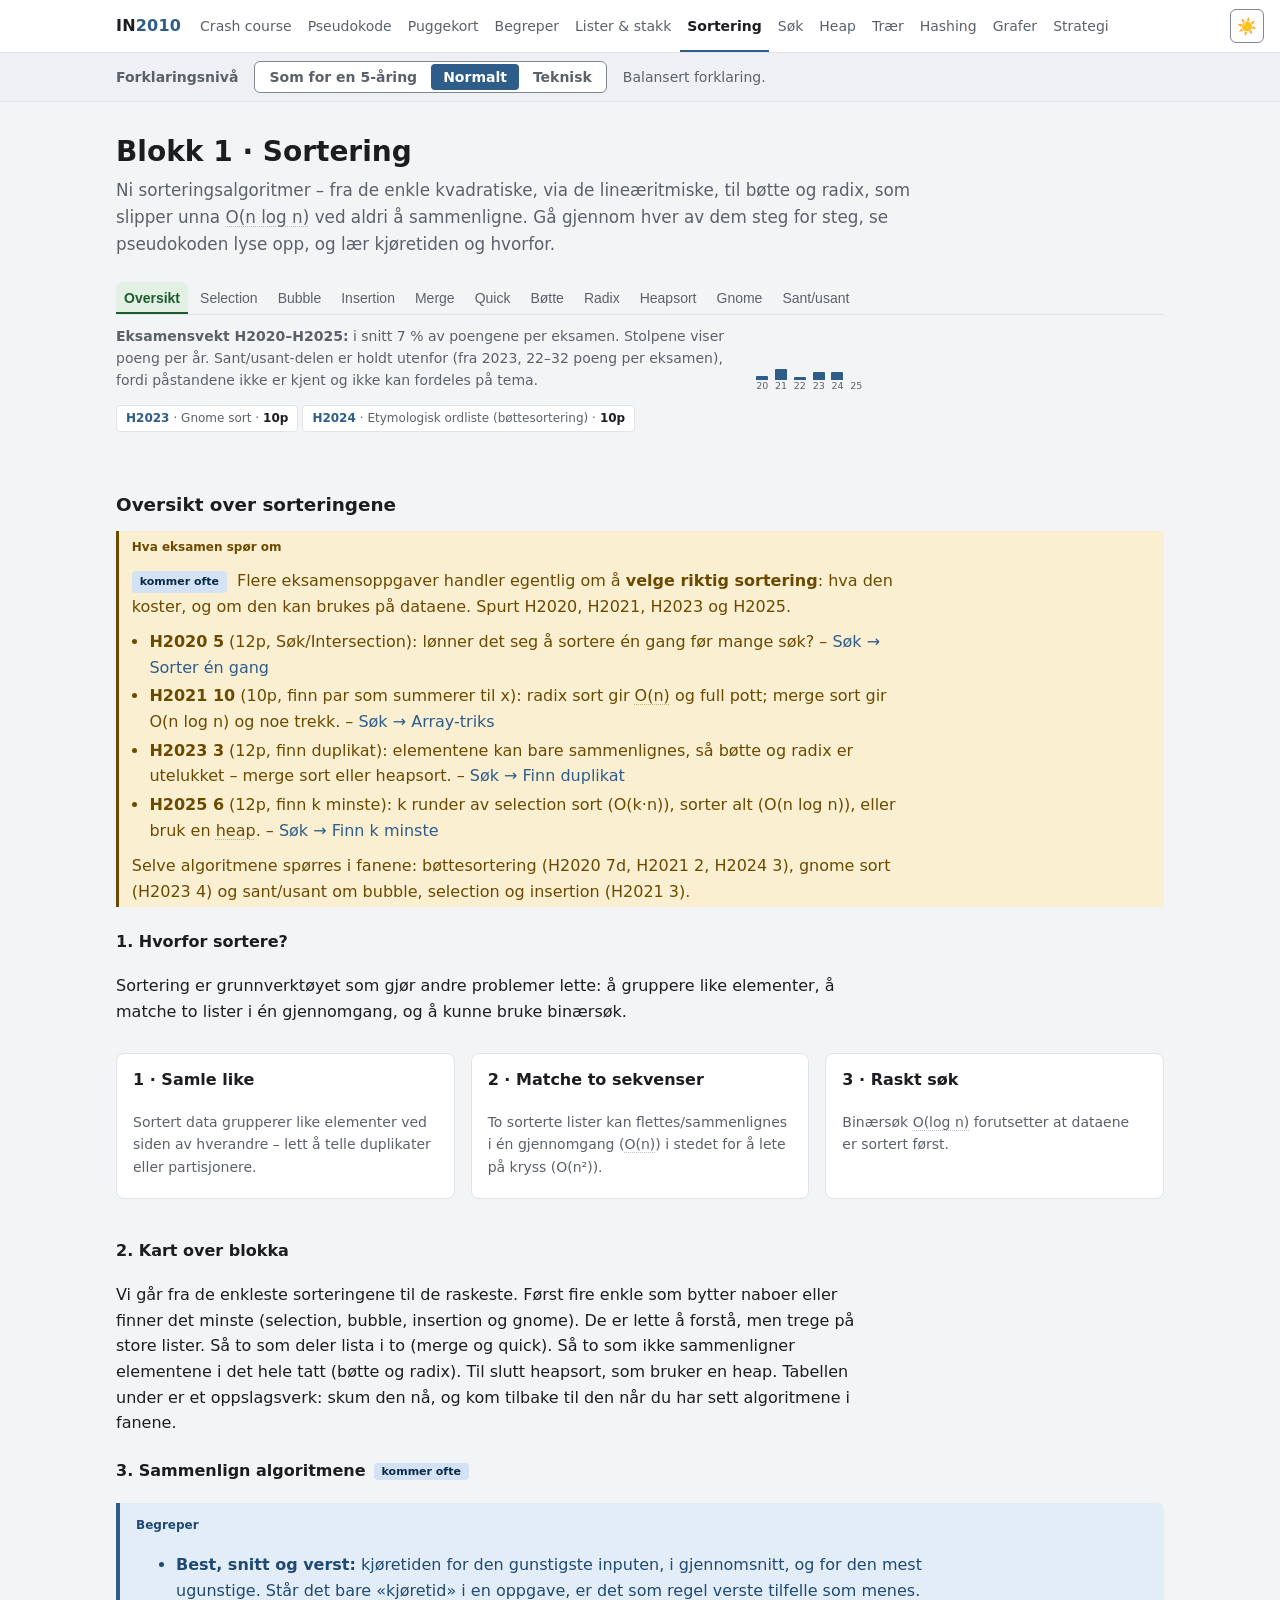
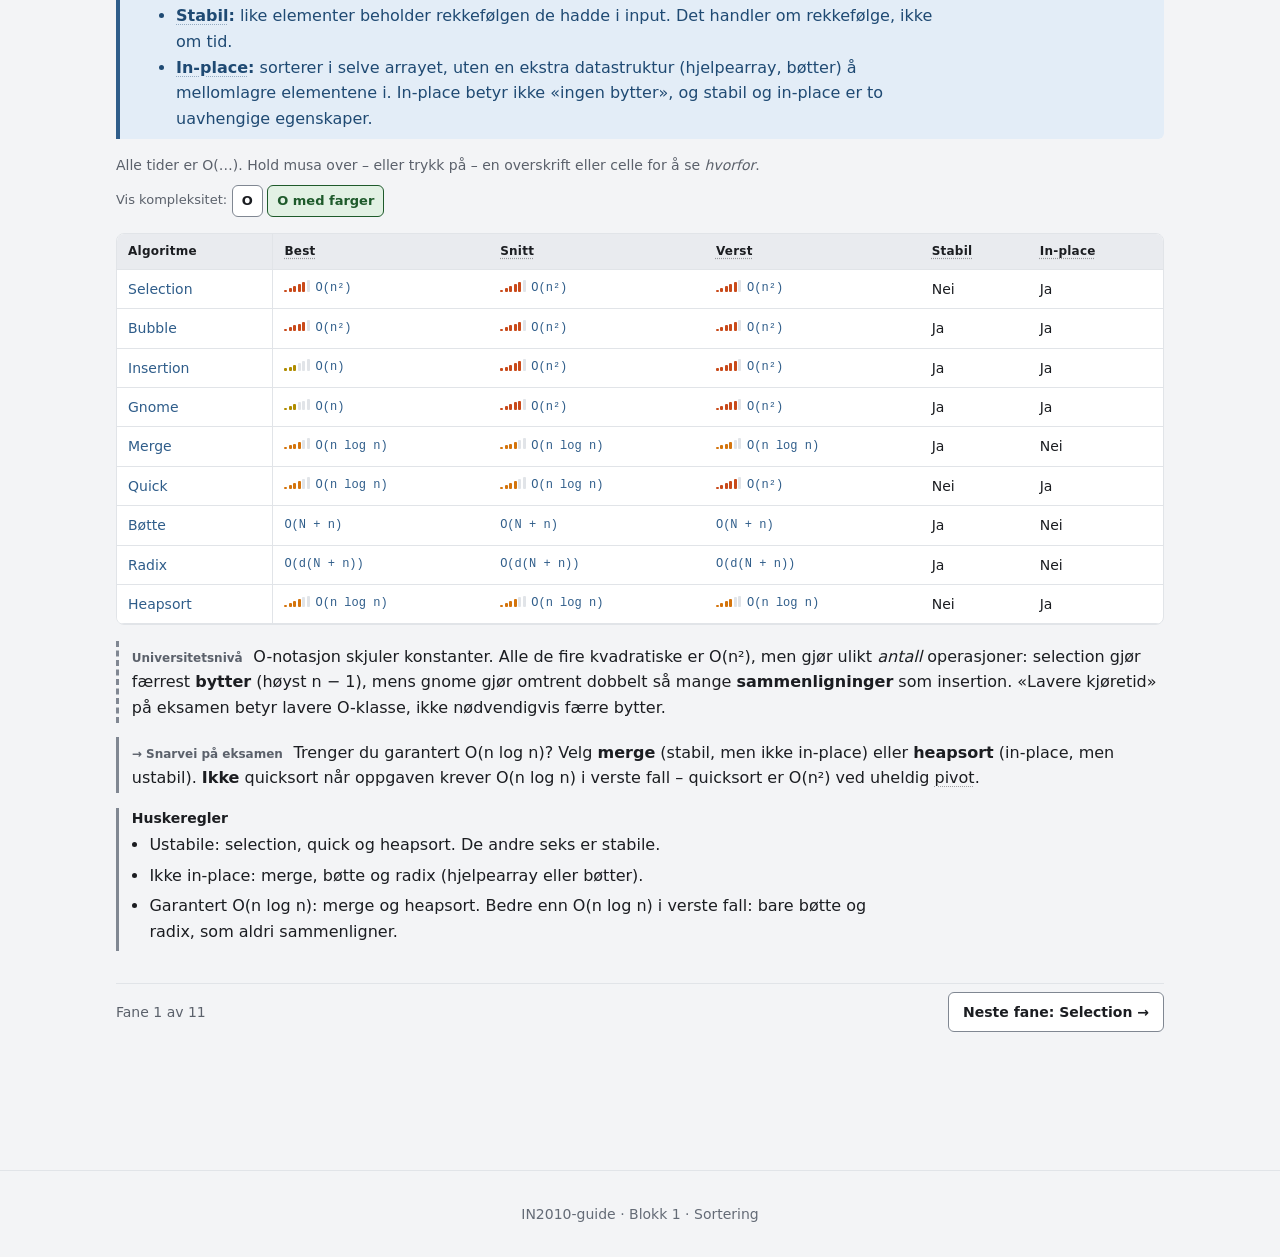
<file: 01-sortering.html>
<!doctype html>
<html lang="nb">
<head>
  <meta charset="utf-8">
  <link rel="icon" href="data:,">
  <meta name="viewport" content="width=device-width, initial-scale=1">
  <title>Blokk 1 · Sortering · IN2010</title>
  <meta name="description" content="Sorteringsalgoritmer i IN2010: selection, bubble, insertion, gnome, merge, quick, bøtte, radix og heapsort – med stegvise demoer og kjøretid i stor O.">
  <script>(function(){try{var d=document.documentElement;var t=localStorage.getItem('in-theme');if(t!=='dark'&&t!=='system')t='light';if(t!=='system')d.setAttribute('data-theme',t);var l=localStorage.getItem('in-level');if(l!=='eli5'&&l!=='teknisk')l='normal';d.setAttribute('data-level',l);}catch(e){document.documentElement.setAttribute('data-theme','light');document.documentElement.setAttribute('data-level','normal');}})();</script>
  <link rel="stylesheet" href="assets/css/styles.css?v=20261127g">
  <link rel="stylesheet" href="assets/css/dra.css?v=20261127g">
  <link rel="stylesheet" href="assets/css/begrep-tips.css?v=20261127g">
</head>
<body data-page="sortering">
  <a class="skip-link" href="#main">Hopp til innhold</a>
  <header id="topnav"></header>

  <main id="main" class="wrap">
    <div class="pagehead">
      <h1>Blokk 1 · Sortering</h1>
      <p class="lead">Ni sorteringsalgoritmer – fra de enkle kvadratiske, via de lineæritmiske, til bøtte og
        radix, som slipper unna O(n log n) ved aldri å sammenligne.
        Gå gjennom hver av dem steg for steg, se pseudokoden lyse opp, og lær kjøretiden og hvorfor.</p>
    </div>

    <div class="tabs" role="tablist" aria-label="Sorteringsalgoritmer">
      <button data-tab="oversikt">Oversikt</button>
      <button data-tab="selection">Selection</button>
      <button data-tab="bubble">Bubble</button>
      <button data-tab="insertion">Insertion</button>
      <button data-tab="merge">Merge</button>
      <button data-tab="quick">Quick</button>
      <button data-tab="bucket">Bøtte</button>
      <button data-tab="radix">Radix</button>
      <button data-tab="heap">Heapsort</button>
      <button data-tab="gnome">Gnome</button>
      <button data-tab="test">Sant/usant</button>
    </div>

    <div class="pagehead-info">
      <div class="badges">
        <span class="badge" data-go="gnome"><b>H2023</b> · Gnome sort · <span class="pts">10p</span></span>
        <span class="badge" data-go="bucket"><b>H2024</b> · Etymologisk ordliste (bøttesortering) · <span class="pts">10p</span></span>
      </div>
    </div>

    <!-- OVERSIKT -->
    <section data-panel="oversikt">
      <h3>Oversikt over sorteringene</h3>
      <div class="callout eks-spor"><span class="lbl">Hva eksamen spør om</span>
        <p><span class="tag merke kjerne">kommer ofte</span> Flere eksamensoppgaver handler egentlig om å
          <b>velge riktig sortering</b>: hva den koster, og om den kan brukes på dataene. Spurt H2020, H2021, H2023 og H2025.</p>
        <ul>
          <li><b>H2020 5</b> (12p, Søk/Intersection): lønner det seg å sortere én gang før mange søk? –
            <a href="02-sok.html#fane=sortersok">Søk → Sorter én gang</a></li>
          <li><b>H2021 10</b> (10p, finn par som summerer til x): radix sort gir O(n) og full pott; merge sort gir
            O(n log n) og noe trekk. – <a href="02-sok.html#fane=triks">Søk → Array-triks</a></li>
          <li><b>H2023 3</b> (12p, finn duplikat): elementene kan bare sammenlignes, så bøtte og radix er utelukket –
            merge sort eller heapsort. – <a href="02-sok.html#fane=duplikat">Søk → Finn duplikat</a></li>
          <li><b>H2025 6</b> (12p, finn k minste): k runder av selection sort (O(k·n)), sorter alt (O(n log n)),
            eller bruk en heap. – <a href="02-sok.html#fane=kminste">Søk → Finn k minste</a></li>
        </ul>
        <p>Selve algoritmene spørres i fanene: bøttesortering (H2020 7d, H2021 2, H2024 3), gnome sort (H2023 4)
          og sant/usant om bubble, selection og insertion (H2021 3).</p>
      </div>

      <h4 class="del">1. Hvorfor sortere?</h4>
      <div id="ex-hvorfor"></div>
      <div class="grid cols-3">
        <div class="card"><h4 style="margin-top:.2rem">1 · Samle like</h4>
          <p class="muted small">Sortert data grupperer like elementer ved siden av hverandre – lett å telle duplikater eller partisjonere.</p></div>
        <div class="card"><h4 style="margin-top:.2rem">2 · Matche to sekvenser</h4>
          <p class="muted small">To sorterte lister kan flettes/sammenlignes i én gjennomgang (O(n)) i stedet for å lete på kryss (O(n²)).</p></div>
        <div class="card"><h4 style="margin-top:.2rem">3 · Raskt søk</h4>
          <p class="muted small">Binærsøk O(log n) forutsetter at dataene er sortert først.</p></div>
      </div>

      <h4 class="del">2. Kart over blokka</h4>
      <p>Vi går fra de enkleste sorteringene til de raskeste. Først fire enkle som bytter naboer eller finner
        det minste (selection, bubble, insertion og gnome). De er lette å forstå, men trege på store lister. Så to
        som deler lista i to (merge og quick). Så to som ikke sammenligner elementene i det hele tatt (bøtte og
        radix). Til slutt heapsort, som bruker en heap. Tabellen under er et oppslagsverk: skum den nå, og kom
        tilbake til den når du har sett algoritmene i fanene.</p>

      <h4 class="del">3. Sammenlign algoritmene <span class="tag merke kjerne">kommer ofte</span></h4>
      <div class="callout begrep"><span class="lbl">Begreper</span>
        <ul>
          <li><b>Best, snitt og verst:</b> kjøretiden for den gunstigste inputen, i gjennomsnitt, og for den mest
            ugunstige. Står det bare «kjøretid» i en oppgave, er det som regel verste tilfelle som menes.</li>
          <li><b>Stabil:</b> like elementer beholder rekkefølgen de hadde i input. Det handler om rekkefølge, ikke om tid.</li>
          <li><b>In-place:</b> sorterer i selve arrayet, uten en ekstra datastruktur (hjelpearray, bøtter) å
            mellomlagre elementene i. In-place betyr ikke «ingen bytter», og stabil og in-place er to uavhengige egenskaper.</li>
        </ul></div>
      <p class="muted small">Alle tider er O(…). Hold musa over – eller trykk på – en overskrift eller celle for å se <i>hvorfor</i>.</p>
      <div class="table-wrap">
        <table class="cmp-table">
          <thead><tr><th>Algoritme</th>
            <th data-tip="Kjøretiden for den gunstigste inputen algoritmen kan få – ofte et array som allerede er sortert.">Best</th>
            <th data-tip="Kjøretiden i gjennomsnitt over tilfeldig input.">Snitt</th>
            <th data-tip="Kjøretiden for den mest ugunstige inputen. Står det bare «kjøretid» i en oppgave, er det som regel denne som menes.">Verst</th>
            <th data-tip="Stabil = like elementer beholder rekkefølgen de hadde i input. Viktig når man sorterer på flere nøkler etter hverandre.">Stabil</th>
            <th data-tip="In-place = sorterer i selve arrayet, uten en ekstra datastruktur (hjelpearray, bøtter) å mellomlagre elementene i.">In-place</th></tr></thead>
          <tbody>
            <tr><td><a href="#fane=selection">Selection</a></td>
              <td class="mono" data-tip="Selection skanner alltid hele resten for å finne minste – også når input allerede er sortert. Ingen tidlig stopp.">n²</td>
              <td class="mono" data-tip="Samme arbeid uansett input: første runde sammenligner med de n−1 andre (ikke n – ingen sammenlignes med seg selv), neste med n−2, … til sammen ≈ n²/2 sammenligninger.">n²</td>
              <td class="mono" data-tip="Som best og snitt: antall sammenligninger avhenger ikke av hvordan tallene ligger.">n²</td>
              <td data-tip="Langdistanse-byttet kan hoppe et element forbi en lik verdi. Eks: [2a, 2b, 1] → 1 byttes med 2a → [1, 2b, 2a].">Nei</td>
              <td data-tip="Bytter elementer inne i arrayet; ingen kopi.">Ja</td></tr>
            <tr><td><a href="#fane=bubble">Bubble</a></td>
              <td class="mono" data-tip="Kursets versjon går alltid alle n − 1 rundene, også på sortert input: n(n − 1)/2 sammenligninger. Legger du til et valgfritt flagg som stopper når en runde ikke bytter noe, blir beste tilfelle O(n).">n²</td>
              <td class="mono" data-tip="De to løkkene gir alltid n(n − 1)/2 sammenligninger, uansett input. (Inversjonene forklarer antall bytter: tilfeldig input har rundt n²/4 par i feil rekkefølge, og hvert nabobytte fjerner bare ett.)">n²</td>
              <td class="mono" data-tip="Omvendt sortert input har n(n−1)/2 inversjoner – og like mange nabobytter.">n²</td>
              <td data-tip="Bytter bare når venstre nabo er strengt større (>), så like naboer byttes aldri.">Ja</td>
              <td data-tip="Nabobytter inne i arrayet; ingen kopi.">Ja</td></tr>
            <tr><td><a href="#fane=insertion">Insertion</a></td>
              <td class="mono" data-tip="Sortert input: hvert nytt element står allerede rett, så det blir én sammenligning per element – O(n).">n</td>
              <td class="mono" data-tip="I snitt må hvert element byttes forbi omtrent halvparten av den sorterte delen.">n²</td>
              <td class="mono" data-tip="Omvendt sortert: hvert element byttes helt til start – 1 + 2 + … + (n−1) bytter.">n²</td>
              <td data-tip="Bytter bare forbi elementer som er strengt større (>), så like elementer beholder rekkefølgen.">Ja</td>
              <td data-tip="Nabobytter inne i arrayet; ingen kopi.">Ja</td></tr>
            <tr><td><a href="#fane=gnome">Gnome</a></td>
              <td class="mono" data-tip="Sortert input: nissen går rett fram uten et eneste bytte – n−1 sammenligninger.">n</td>
              <td class="mono" data-tip="Like mange bytter som insertion, men gnome har bare én indeks og må gå hele veien fram igjen etter hvert bytte bakover – omtrent dobbelt så mange sammenligninger. Fortsatt O(n²).">n²</td>
              <td class="mono" data-tip="Omvendt sortert: hvert element må byttes helt tilbake til start.">n²</td>
              <td data-tip="Bytter bare naboer når venstre er strengt større (>), så like elementer bytter aldri plass.">Ja</td>
              <td data-tip="Nabobytter inne i arrayet; ingen kopi.">Ja</td></tr>
            <tr><td><a href="#fane=merge">Merge</a></td>
              <td class="mono" data-tip="Delingen skjer uansett input: log n nivåer, og på hvert nivå flettes alle n elementene.">n log n</td>
              <td class="mono" data-tip="Samme struktur hver gang – inputen endrer ikke antall nivåer.">n log n</td>
              <td class="mono" data-tip="Flettingen er alltid O(n) per nivå, så også verste input gir O(n log n). Garantert!">n log n</td>
              <td data-tip="Ved like verdier tas elementet fra venstre halvdel først (≤), så rekkefølgen bevares.">Ja</td>
              <td data-tip="Halvdelene lages som nye arrayer (A1 og A2) – en ekstra datastruktur.">Nei</td></tr>
            <tr><td><a href="#fane=quick">Quick</a></td>
              <td class="mono" data-tip="Pivot havner midt i hver gang: to like halvdeler gir log n nivåer à O(n).">n log n</td>
              <td class="mono" data-tip="Med tilfeldig input blir partisjonene i snitt balanserte nok til O(n log n).">n log n</td>
              <td class="mono" data-tip="Pivot blir stadig minst eller størst (f.eks. sortert input når siste element er pivot): biten krymper bare med 1, så rekursjonstreet får høyde n − 1.">n²</td>
              <td data-tip="Partisjoneringen bytter elementer over lange avstander, så like verdier kan bytte rekkefølge.">Nei</td>
              <td data-tip="Partisjonerer inne i selve arrayet, uten noen ekstra datastruktur.">Ja</td></tr>
            <tr><td><a href="#fane=bucket">Bøtte</a></td>
              <td class="mono" data-tip="n elementer, N bøtter. Hvert element legges rett i sin bøtte (O(n)), så går vi gjennom alle bøttene (O(N)). Ingen sammenligninger mellom elementene.">O(N + n)</td>
              <td class="mono" data-tip="Samme arbeid uansett hvordan input ser ut: fordel alle n, gå gjennom alle N bøtter.">O(N + n)</td>
              <td class="mono" data-tip="Også i verste fall O(N+n): selv om alle havner i samme bøtte, legges hvert element bare bakerst i den. Er N konstant (f.eks. 10 siffer eller noen få kategorier), blir det O(n).">O(N + n)</td>
              <td data-tip="Stabil så lenge elementene legges bakerst i bøtta og bøttene tømmes i rekkefølge.">Ja</td>
              <td data-tip="Elementene kopieres ut i bøtter, så den sorterer ikke i selve arrayet.">Nei</td></tr>
            <tr><td><a href="#fane=radix">Radix</a></td>
              <td class="mono" data-tip="d siffer per tall, og én bøttesortering à O(N+n) per siffer. N er antall mulige sifferverdier – 10 i titallsystemet.">O(d(N + n))</td>
              <td class="mono" data-tip="Samme arbeid uansett input: d runder med fordel og samle.">O(d(N + n))</td>
              <td class="mono" data-tip="Også i verste fall d runder à O(N+n). Er d og N faste (f.eks. tall med høyst 3 siffer), blir det O(n).">O(d(N + n))</td>
              <td data-tip="Hver runde er en stabil bøttesortering – og radix virker bare fordi den er det.">Ja</td>
              <td data-tip="Bruker bøtter som ekstra datastruktur, som bøttesortering.">Nei</td></tr>
            <tr><td><a href="#fane=heap">Heapsort</a></td>
              <td class="mono" data-tip="Også sortert input krever n uttak, og hvert uttak kan synke ned log n nivåer.">n log n</td>
              <td class="mono" data-tip="BuildMaxHeap er O(n), deretter n runder med BubbleDown à O(log n) = O(n log n).">n log n</td>
              <td class="mono" data-tip="Garantert O(n log n) – et trygt valg når verste tilfelle teller og du ikke vil ha et hjelpearray.">n log n</td>
              <td data-tip="Hvert uttak bytter roten med siste element – lange hopp som kan stokke om like verdier.">Nei</td>
              <td data-tip="Både bygging og uttak skjer inne i arrayet.">Ja</td></tr>
          </tbody>
        </table>
      </div>

      <div class="callout uni"><span class="lbl">Universitetsnivå</span>
        O-notasjon skjuler konstanter. Alle de fire kvadratiske er O(n²), men gjør ulikt <i>antall</i>
        operasjoner: selection gjør færrest <b>bytter</b> (høyst n − 1), mens gnome gjør omtrent dobbelt så mange
        <b>sammenligninger</b> som insertion. «Lavere kjøretid» på eksamen betyr lavere O-klasse, ikke
        nødvendigvis færre bytter.</div>

      <div class="callout snarvei"><span class="lbl">Snarvei på eksamen</span>
        Trenger du garantert O(n log n)? Velg <b>merge</b> (stabil, men ikke in-place) eller <b>heapsort</b>
        (in-place, men ustabil). <b>Ikke</b> quicksort når oppgaven krever O(n log n) i verste fall –
        quicksort er O(n²) ved uheldig pivot.</div>

      <div class="husk"><h4>Huskeregler</h4><ul>
        <li>Ustabile: selection, quick og heapsort. De andre seks er stabile.</li>
        <li>Ikke in-place: merge, bøtte og radix (hjelpearray eller bøtter).</li>
        <li>Garantert O(n log n): merge og heapsort. Bedre enn O(n log n) i verste fall: bare bøtte og radix, som aldri sammenligner.</li>
      </ul></div>
    </section>

    <!-- SELECTION -->
    <section data-panel="selection">
      <h3>Selection sort</h3>
      <div class="callout eks-spor"><span class="lbl">Hva eksamen spør om</span>
        <p><span class="tag merke kjerne">kommer ofte</span> Spurt H2021 og H2025.</p>
        <ul>
          <li><b>H2021 3</b> (e)–(h), sant/usant: hva er sortert etter i runder, bytter den bare naboer, og gjør den
            færrest bytter? – <a href="#fane=test">Sant/usant-fanen</a></li>
          <li><b>H2025 6a</b> (12p til sammen): finn de k minste med k runder av selection sort, O(k·n). –
            <a href="02-sok.html#fane=kminste">Søk → Finn k minste</a></li>
        </ul></div>
      <div id="intro-selection"></div>
      <div class="callout eli5"><span class="lbl">5-åring: let etter det minste kortet</span>
        Du har en haug med kort på bordet. Du leter gjennom hele haugen etter det minste og legger det først i
        rekka. Så leter du etter det minste av dem som er igjen, og legger det som nummer to. Hver runde må du se
        gjennom alt som ligger igjen, og det er derfor det blir mye leting.</div>
      <div class="grid cols-2">
        <div><div id="tracer-selection"></div></div>
        <div><h4 style="margin:.2rem 0 .4rem">Pseudokode (følger demoen)</h4><div id="pc-selection"></div></div>
      </div>
      <div class="callout eksempel"><span class="lbl">Legg merke til</span>
        Selection gjør høyst <b>ett bytte per runde</b> – høyst n − 1 bytter totalt. Men den må alltid
        skanne hele resten for å finne minste, så den gjør O(n²) <b>sammenligninger</b> uansett. Derfor er
        «færrest bytter» ikke det samme som «raskest». Etter runde i står de i minste forrest, på endelig plass;
        bakerst ligger resten fortsatt usortert.</div>
      <h4>Koden, linje for linje</h4>
      <div id="exp-selection"></div>
      <div class="callout felle"><span class="lbl">Felle: hvorfor er selection ustabil, mens bubble og insertion er stabile?</span>
        Selection sort bytter det minste elementet med det som står først i resten, og det byttet kan hoppe langt
        forbi et likt element. Eksempel: [2a, 2b, 1] blir [1, 2b, 2a]. Bubble og insertion flytter bare forbi
        naboer, og bare når de står strengt feil (<code>&gt;</code>). To like elementer bytter derfor aldri plass.</div>
      <div class="husk"><h4>Huskeregler</h4><ul>
        <li>Sortert del vokser <b>forfra</b>: de i første er ferdige etter i runder.</li>
        <li>Høyst n − 1 bytter, men alltid O(n²) sammenligninger.</li>
      </ul></div>
      <h4>Sjekk deg selv</h4>
      <div id="quiz-selection"></div>
    </section>

    <!-- BUBBLE -->
    <section data-panel="bubble">
      <h3>Bubble sort</h3>
      <div class="callout eks-spor"><span class="lbl">Hva eksamen spør om</span>
        <p><span class="tag merke eksbas">eksamensbasert</span> Spurt H2021.</p>
        <ul>
          <li><b>H2021 3</b> (a)–(d), sant/usant: er de i første eller de i siste sortert etter i runder, bytter den
            bare naboer, og gjør den færrest bytter? – <a href="#fane=test">Sant/usant-fanen</a></li>
        </ul></div>
      <div id="intro-bubble"></div>
      <div class="callout eli5"><span class="lbl">5-åring: bobler i brus</span>
        Tenk på bobler i et glass brus: den største stiger til toppen først. Vi sammenligner to naboer om gangen og
        bytter dem hvis de står feil vei. Etter én runde gjennom lista har den største havnet bakerst, etter to
        runder de to største, og så videre.</div>
      <div class="grid cols-2">
        <div><div id="tracer-bubble"></div></div>
        <div><h4 style="margin:.2rem 0 .4rem">Pseudokode (følger demoen)</h4><div id="pc-bubble"></div></div>
      </div>
      <div class="callout eksempel"><span class="lbl">Tidlig stopp er valgfritt</span>
        Kursets versjon går alltid alle n − 1 rundene, så den er O(n²) også på sortert input.
        Forelesningen nevner at man <i>kunne</i> stoppet når en hel runde går uten bytte. Gjør du det
        (for eksempel med et flagg), blir beste tilfelle O(n). Det trikset passer for bubble fordi én runde
        sammenligner alle nabopar: ingen bytter betyr da at alt er sortert. Selection sammenligner ikke
        nabopar, så der betyr «ingen bytte» ikke «ferdig».</div>
      <h4>Koden, linje for linje</h4>
      <div id="exp-bubble"></div>
      <div class="husk"><h4>Huskeregler</h4><ul>
        <li>Sortert del vokser <b>bakfra</b>: de i siste er ferdige etter i runder.</li>
        <li>Bytter bare naboer, og bare ved streng <code>&gt;</code>: stabil. Ett bytte per inversjon, så ikke færrest bytter.</li>
      </ul></div>
      <h4>Sjekk deg selv</h4>
      <div id="quiz-bubble"></div>
    </section>

    <!-- INSERTION -->
    <section data-panel="insertion">
      <h3>Insertion sort</h3>
      <div class="callout eks-spor"><span class="lbl">Hva eksamen spør om</span>
        <p><span class="tag merke kjerne">kommer ofte</span> Spurt H2021 og H2023.</p>
        <ul>
          <li><b>H2021 3</b> (i)–(l), sant/usant: hva er sortert etter i runder, bytter den bare naboer, og gjør den
            færrest bytter? – <a href="#fane=test">Sant/usant-fanen</a></li>
          <li><b>H2023 4</b> (10p, gnome sort): full uttelling krever at du ser at gnome er nær i slekt med
            insertion sort. – <a href="#fane=gnome">Gnome-fanen</a></li>
        </ul></div>
      <div id="intro-insertion"></div>
      <div class="callout eli5"><span class="lbl">5-åring: kort på hånda</span>
        Slik sorterer de fleste kort på hånda. Du tar opp ett nytt kort og bytter det med kortet til venstre så
        lenge det kortet er større, til det står riktig. Kortene du allerede holder, er hele tiden sortert.</div>
      <div class="grid cols-2">
        <div><div id="tracer-insertion"></div></div>
        <div><h4 style="margin:.2rem 0 .4rem">Pseudokode (følger demoen)</h4><div id="pc-insertion"></div></div>
      </div>
      <div class="callout eksempel"><span class="lbl">Best på nesten-sorterte data</span>
        Antall bytter = antall <b>inversjoner</b> i arrayet. Er data nesten sortert, er det nesten
        ingen inversjoner → nesten O(n). Insertion er derfor et godt valg når data allerede er nesten sortert.
        Er arrayet helt sortert, blir hvert nytt element stående etter én sammenligning: O(n).</div>
      <div class="callout eksempel"><span class="lbl">Sortert seg imellom, ikke ferdig</span>
        Etter i runder er de første elementene sortert <i>seg imellom</i> (den stripete fargen i demoen), men de står
        ikke på endelig plass: et senere, mindre element kan fortsatt byttes inn foran dem. Bakerst har insertion
        sort ikke rørt noe ennå.</div>
      <h4>Koden, linje for linje</h4>
      <div id="exp-insertion"></div>
      <div class="husk"><h4>Huskeregler</h4><ul>
        <li>Antall bytter = antall inversjoner. Sortert input: O(n). Omvendt sortert: O(n²).</li>
        <li>Venstre del er sortert seg imellom, men ikke ferdig før til slutt.</li>
      </ul></div>
      <h4>Sjekk deg selv</h4>
      <div id="quiz-insertion"></div>
      <h4>Øv selv: sett linjene i riktig rekkefølge</h4>
      <div id="parsons-insertion"></div>
    </section>

    <!-- GNOME (H2023) -->
    <section data-panel="gnome">
      <h3>Gnome sort <span class="tag">H2023 · 10p</span></h3>
      <div class="callout eks-spor exam-jump"><span class="lbl">Hva eksamen spør om</span>
        <p><span class="tag merke eksbas">eksamensbasert</span> <span class="tag merke ikke-pensum">Ikke pensum</span>
          Spurt H2023. Gnome sort står <b>ikke</b> i forelesningene.</p>
        <ul>
          <li><b>H2023 4</b> (10p): du får en ukjent algoritme og skal drøfte den opp mot pensumalgoritmene –
            virkemåte, kjøretid, sammenligning og stabil/in-place. Du trenger ikke kunne den utenat: det som gir
            poeng, er å kjenne den igjen som en slektning av insertion sort.
            <a href="#fane=gnome&amp;oppg=H2023-4">Gå til oppgaven (H2023 4) →</a></li>
        </ul></div>
      <div id="intro-gnome"></div>
      <div class="callout eli5"><span class="lbl">5-åring: nissen og blomsterpottene</span>
        En hagenisse går langs en rad blomsterpotter. Han ser på potten han står ved og potten rett bak. Står de
        riktig, går han ett steg fram. Står de feil, bytter han de to pottene og går ett steg tilbake for å sjekke
        på nytt. Når han har gått forbi den siste potten, er raden ferdig.</div>
      <div class="grid cols-2">
        <div><div id="tracer-gnome"></div></div>
        <div><h4 style="margin:.2rem 0 .4rem">Pseudokode (følger demoen)</h4><div id="pc-gnome"></div></div>
      </div>

      <div class="callout sensor"><span class="lbl">Slik drøfter du gnome på eksamen</span>
        Sensorveiledningen for H2023 4 gir poeng for forklaring, kjøretid, plassering blant de andre
        algoritmene, og stabil/in-place. For full uttelling må du se at gnome er i nær slekt med insertion sort.
        Punktene under er vår oppsummering:
        <ul>
          <li><b>Korrekthet:</b> hver gang et par er i feil rekkefølge, byttes de, og nissen går tilbake.
            Det er akkurat det insertion gjør når den bytter et element bakover på plass. Når <code>i</code>
            når <code>n</code>, er alt ordnet.</li>
          <li><b>Kjøretid:</b> best O(n) (alt sortert → bare framover), snitt/verst O(n²). Antall bytter =
            antall inversjoner.</li>
          <li><b>Sammenlign med insertion:</b> begge bytter naboer, og de gjør like mange bytter. Forskjellen er
            at gnome bare har én indeks. Etter å ha byttet et element bakover må den gå hele veien fram igjen,
            så den gjør omtrent <b>dobbelt så mange sammenligninger</b>. O-klassen er den samme.</li>
          <li><b>Egenskaper:</b> stabil (streng <code>&gt;</code>) og in-place (ingen ekstra datastruktur).</li>
        </ul></div>

      <h4>Koden, linje for linje</h4>
      <div id="exp-gnome"></div>

      <div class="callout felle"><span class="lbl">Vanlig felle</span>
        Å si at gnome er «raskere enn insertion fordi koden er kortere». Kortere kode ≠ færre operasjoner.
        Gnome gjør omtrent dobbelt så mange sammenligninger – samme O-klasse, men ikke raskere.</div>

      <div class="husk"><h4>Huskeregler</h4><ul>
        <li>Gnome = insertion sort med bare én indeks: samme bytter, omtrent dobbelt så mange sammenligninger.</li>
        <li>Best O(n), verst O(n²). Stabil og in-place.</li>
      </ul></div>

      <h4 id="eksamen-gnome" class="exam-anchor">Eksamensoppgaver</h4>
      <div id="exam-gnome"></div>

      <h4>Sjekk deg selv</h4>
      <div id="quiz-gnome"></div>
    </section>

    <!-- MERGE -->
    <section data-panel="merge">
      <h3>Merge sort</h3>
      <div class="callout eks-spor"><span class="lbl">Hva eksamen spør om</span>
        <p><span class="tag merke kjerne">kommer ofte</span> Aldri en egen oppgave om flettingen, men brukt som det
          trygge O(n log n)-valget i H2021, H2022, H2023 og H2025.</p>
        <ul>
          <li><b>H2022 2c</b>, sant/usant: «Kjøretidskompleksitet til Mergesort er O(n · log(n)).» (Sant.)</li>
          <li><b>H2021 10b</b>, <b>H2023 3</b> og <b>H2025 6b</b>: sorter først med merge sort (O(n log n)), og løs
            resten på sortert data. – <a href="02-sok.html#fane=duplikat">Søk → Finn duplikat</a></li>
        </ul></div>
      <div id="intro-merge"></div>
      <div class="callout eli5"><span class="lbl">5-åring: del bunken med venner</span>
        Du skal sortere en stor bunke prøver etter poengsum. Del bunken i to og gi hver halvdel til en venn, som
        deler videre. Når en bunke bare har én prøve, er den sortert. Så går dere baklengs og fletter to sorterte
        bunker sammen: se på de to øverste prøvene, ta den med lavest poengsum, og gjør det igjen og igjen.</div>
      <div class="grid cols-2">
        <div><div id="tracer-merge"></div></div>
        <div class="pc-stack">
          <h4 style="margin:.2rem 0 .4rem">MergeSort (følger demoen)</h4><div id="pc-merge"></div>
          <h4>Merge (flettingen)</h4><div id="pc-merge2"></div>
        </div>
      </div>
      <div class="callout eksempel"><span class="lbl">Flettingen (Merge) er nøkkelen</span>
        Demoen viser hvordan de to sorterte halvdelene A1 og A2 flettes tilbake i A. Neste ledige plass er
        alltid <code>A[i + j]</code>, fordi i + j elementer er skrevet. Tar vi fra venstre ved likhet
        (<code>≤</code>), blir sorteringen <b>stabil</b>. Halvdelene lages som nye arrayer, en ekstra
        datastruktur, så merge sort er ikke in-place. Halveringen gir omtrent log n nivåer uansett input, og på
        hvert nivå fletter vi alle n elementene til sammen: O(n log n) også i verste tilfelle.</div>
      <div class="callout eksempel"><span class="lbl">Venstre halvdel er den minste</span>
        Kurset deler med <code>i ← ⌊n/2⌋</code> og tar <code>A[0..i − 1]</code> til venstre. Med n = 5 får
        venstre 2 elementer og høyre 3. Skal du tegne delingen på eksamen, del på samme måte.</div>
      <div class="callout uni"><span class="lbl">Fra ukesoppgavene: lenkede lister</span>
        Av merge, quick og heapsort er det merge sort som passer best på <b>lenkede lister</b>: den trenger
        ikke oppslag på indeks, og kan flette ved å flytte pekere.</div>
      <h4>Koden, linje for linje</h4>
      <h5 class="muted">MergeSort (rekursiv hovedprosedyre)</h5>
      <div id="exp-merge"></div>
      <h5 class="muted" style="margin-top:1rem">Merge (selve flettingen)</h5>
      <div id="exp-merge2"></div>
      <div class="husk"><h4>Huskeregler</h4><ul>
        <li>O(n log n) i alle tilfeller: log n nivåer, O(n) fletting per nivå.</li>
        <li>Stabil (ta fra venstre ved likhet, <code>≤</code>), men ikke in-place (A1 og A2).</li>
      </ul></div>
      <h4>Sjekk deg selv</h4>
      <div id="quiz-merge"></div>
    </section>

    <!-- QUICK -->
    <section data-panel="quick">
      <h3>Quicksort</h3>
      <div class="callout eks-spor"><span class="lbl">Hva eksamen spør om</span>
        <p><span class="tag merke kjerne">kommer ofte</span> Aldri en egen oppgave om partisjoneringen, men
          verste tilfelle O(n²) teller når du velger sortering. Spurt H2023 og H2025.</p>
        <ul>
          <li><b>H2023 3</b> (12p, finn duplikat): quicksort godtas, men du bør nevne at den er kvadratisk i verste tilfelle.</li>
          <li><b>H2025 6b</b> (finn k minste ved å sortere): quicksort gir inntil 3 av 4 poeng, en O(n log n)-sortering 4.</li>
        </ul></div>
      <div id="intro-quick"></div>
      <div class="callout eli5"><span class="lbl">5-åring: still deg rundt pivoten</span>
        Klassen skal stille seg etter høyde. Velg én elev som «pivot». Alle som er lavere, stiller seg til venstre,
        og alle som er høyere, stiller seg til høyre. Nå står pivoten på riktig plass for godt. Gjør det samme i
        hver gruppe, helt til hver gruppe har høyst én elev.</div>
      <div class="grid cols-2">
        <div><div id="tracer-quick"></div></div>
        <div class="pc-stack">
          <h4 style="margin:.2rem 0 .4rem">Quicksort (følger demoen)</h4><div id="pc-quick"></div>
          <h4>Partition</h4><div id="pc-quick2"></div>
        </div>
      </div>
      <div class="callout eksempel"><span class="lbl">Partisjonering (lilla = pivot)</span>
        Pivoten (lilla) parkeres bakerst. <b>left</b> leter fra venstre etter et tall som er større enn
        pivoten, <b>right</b> leter fra høyre etter et som er mindre. Står begge feil, bytter de plass. Når
        pekerne krysser, flyttes pivoten inn på plass <b>left</b> – da står den helt riktig (grønn), og vi
        sorterer hver side rekursivt.</div>
      <div class="callout eksempel"><span class="lbl">Verste tilfelle</span>
        Prøv «Sortert (verst)»: med siste element som pivot er pivoten alltid størst, partisjonen blir
        maksimalt skjev, og rekursjonstreet får høyde n − 1 → <b>O(n²)</b>. Quicksort er likevel ofte et
        greit valg: i H2023 3c kaller sensorveiledningen den «også et godt valg», men sier at du bør
        nevne at den strengt tatt er kvadratisk i verste tilfelle. I H2025 6b gir den inntil 3 av 4
        poeng, mot 4 for en O(n log n)-sortering. Krever oppgaven O(n log n) i verste fall, er merge sort
        eller heapsort det trygge valget.</div>
      <div class="callout uni"><span class="lbl">Valg av pivot</span>
        Kurset lar <code>ChoosePivot</code> velge <b>tilfeldig</b> eller ta <b>median-av-tre</b> (medianen av
        første, midterste og siste element). Demoen tar bare siste element, så du kan se hva som går galt
        når pivoten er dårlig. Heller ikke tilfeldig pivot <i>garanterer</i> O(n log n): uheldige valg kan
        fortsatt gi O(n²), men det er svært lite sannsynlig.</div>
      <h4>Koden, linje for linje</h4>
      <h5 class="muted">Quicksort (rekursiv hovedprosedyre)</h5>
      <div id="exp-quick"></div>
      <h5 class="muted" style="margin-top:1rem">Partition (to pekere mot hverandre)</h5>
      <div id="exp-quick2"></div>
      <div class="husk"><h4>Huskeregler</h4><ul>
        <li>Snitt O(n log n), verst O(n²) (pivot stadig minst eller størst).</li>
        <li>In-place, men ustabil. Etter Partition står pivoten på endelig plass.</li>
      </ul></div>
      <h4>Sjekk deg selv</h4>
      <div id="quiz-quick"></div>
    </section>

    <!-- BØTTE (H2024) -->
    <section data-panel="bucket">
      <h3>Bøttesortering <span class="tag">H2024 · 10p</span></h3>
      <div class="callout eks-spor exam-jump"><span class="lbl">Hva eksamen spør om</span>
        <p><span class="tag merke kjerne">kommer ofte</span> Spurt H2020, H2021 og H2024 – hver gang som en
          tilpasset bøttesortering der nøklene er få kategorier eller små heltall.</p>
        <ul>
          <li><b>H2024 3</b> (10p): sorter en alfabetisk ordliste stabilt etter kategori uten å kalle en
            sorteringsalgoritme, og binærsøk så innenfor kategorien.</li>
          <li><b>H2020 7d</b> (6p): sorter ord etter lengde, med ord av samme lengde fortsatt alfabetisk.</li>
          <li><b>H2021 2</b> (3p): var sorteringen stabil, og hvilken sortering bør brukes når alder er 0–100?</li>
        </ul>
        <p><a href="#eksamen-bucket" data-jump="eksamen-bucket">Til oppgavene ↓</a></p></div>
      <div id="intro-bucket"></div>
      <div class="callout eli5"><span class="lbl">5-åring: én kurv per farge</span>
        Du skal sortere sokker etter farge, og du vet på forhånd hvilke farger som finnes. Da setter du fram én kurv
        per farge og legger hver sokk rett i sin kurv. Du sammenligner aldri to sokker med hverandre. Til slutt
        tømmer du kurvene i fast rekkefølge: først den hvite, så den røde, så den blå.</div>
      <div class="grid cols-2 demo-wide">
        <div><div id="tracer-bucket"></div>
          <p class="muted small">Nøklene er heltall 0–9. Like tall får en bokstav (a, b, …), så du ser at de
            kommer ut i samme rekkefølge som de gikk inn.</p></div>
        <div><h4 style="margin:.2rem 0 .4rem">Pseudokode (følger demoen)</h4><div id="pc-bucket"></div></div>
      </div>

      <div class="callout eksempel"><span class="lbl">Mønsteret: fordel → samle</span>
        Nøklene er heltall 0 … N − 1 (eller ordnede kategorier vi kan nummerere, som kortsorter eller ordlengder).
        <ol>
          <li><b>Fordel:</b> legg hvert element <b>bakerst</b> i bøtta med nummeret til nøkkelen sin – B[nøkkel].</li>
          <li><b>Samle:</b> gå gjennom bøttene fra 0 til N − 1 og ta ut elementene forfra.</li>
        </ol>
        Det sorteres <b>ikke</b> inne i bøttene – alle i samme bøtte har samme nøkkel. Fordi vi legger bakerst
        og tar ut forfra, beholder like nøkler rekkefølgen sin: bøttesortering er <b>stabil</b>.</div>

      <div class="callout snarvei"><span class="lbl">Hvorfor kan den slå O(n log n)?</span>
        Ingen sorteringsalgoritme som bare <b>sammenligner</b> elementer kan bli bedre enn O(n log n) i verste
        fall. Bøttesortering sammenligner aldri to elementer – den bruker nøkkelen direkte som indeks. Prisen er
        at nøklene må være små heltall eller kategorier: er N konstant, blir det O(n), men er N mye større enn n,
        er det N-leddet som koster.</div>

      <h4>Koden, linje for linje</h4>
      <div id="exp-bucket"></div>

      <div class="callout felle"><span class="lbl">Vanlig felle</span>
        Å svare med en sammenligningsbasert sortering (merge, quick …) når nøklene er få kategorier. Det gir
        O(n log n), og koster poeng når O(n) var mulig. Og: legger du forrest i bøtta, ryker stabiliteten – og
        med den rekkefølgen innen hver kategori.</div>

      <div class="husk"><h4>Huskeregler</h4><ul>
        <li>Fordel bakerst, samle forfra: stabil. O(N + n), og O(n) når N er en konstant.</li>
        <li>Få kategorier eller små heltall som nøkler? Tenk bøttesortering før merge sort.</li>
      </ul></div>

      <h4 id="eksamen-bucket" class="exam-anchor">Eksamensoppgaver</h4>
      <div id="exam-bucket"></div>

      <h4>Sjekk deg selv</h4>
      <div id="quiz-bucket"></div>
    </section>

    <!-- RADIX -->
    <section data-panel="radix">
      <h3>Radix sort</h3>
      <div class="callout eks-spor"><span class="lbl">Hva eksamen spør om</span>
        <p><span class="tag merke kjerne">kommer ofte</span> Aldri en egen oppgave, men du må vite når radix kan
          brukes. Spurt H2021 og H2023.</p>
        <ul>
          <li><b>H2021 10b</b> (finn par som summerer til x): sorter heltallene med radix sort først, O(n), og få full pott.
            – <a href="02-sok.html#fane=triks">Søk → Array-triks</a></li>
          <li><b>H2023 3</b> (12p, finn duplikat): radix og bøtte kan <i>ikke</i> brukes når alt vi vet, er at
            elementene kan sammenlignes. – <a href="02-sok.html#fane=duplikat">Søk → Finn duplikat</a></li>
        </ul></div>
      <div id="intro-radix"></div>
      <div class="callout eli5"><span class="lbl">5-åring: ett siffer om gangen</span>
        Sorter tallene etter siste siffer først, så etter nest siste, og så videre. Hver gang bruker du ti bøtter,
        0 til 9. Tall med samme siffer kommer ut av bøtta i samme rekkefølge som de gikk inn. Derfor ødelegger ikke
        en ny runde det de forrige rundene har ordnet.</div>
      <div class="grid cols-2 demo-wide">
        <div><div id="tracer-radix"></div></div>
        <div><h4 style="margin:.2rem 0 .4rem">Pseudokode (følger demoen)</h4><div id="pc-radix"></div></div>
      </div>

      <div class="callout eksempel"><span class="lbl">Bakerst først</span>
        Radix sorterer på <b>enerplassen</b> først, så tierplassen, så hundrerplassen. Det virker baklengs,
        men det er den <i>siste</i> runden som bestemmer mest: etter runden på første siffer står tallene
        sortert etter det, og der første siffer er likt, har stabiliteten tatt vare på rekkefølgen fra
        rundene før.</div>
      <div class="callout snarvei"><span class="lbl">Når lønner det seg?</span>
        Kjøretiden er <span class="mono">O(d·(N + n))</span>: d siffer, N mulige sifferverdier (10 i
        titallsystemet), n tall. Er d og N små og faste, blir det O(n) – bedre enn O(n log n). Har tallene
        svært mange siffer, kan d-faktoren spise opp gevinsten.</div>

      <h4>Koden, linje for linje</h4>
      <div id="exp-radix"></div>

      <div class="callout felle"><span class="lbl">Vanlig felle</span>
        Å bruke en ustabil sortering i hver runde. Da kan en runde stokke om tall med likt siffer, og
        arbeidet fra de forrige rundene går tapt. Radix trenger en <b>stabil</b> bøttesortering per siffer.</div>

      <div class="husk"><h4>Huskeregler</h4><ul>
        <li>Enerplassen først, viktigste siffer sist. Hver runde må være stabil.</li>
        <li>O(d·(N + n)): O(n) når d og N er faste. Krever nøkler som kan deles i siffer; det holder ikke at de kan sammenlignes.</li>
      </ul></div>

      <h4>Sjekk deg selv</h4>
      <div id="quiz-radix"></div>
    </section>

    <!-- HEAPSORT -->
    <section data-panel="heap">
      <h3>Heapsort</h3>
      <div class="callout eks-spor"><span class="lbl">Hva eksamen spør om</span>
        <p><span class="tag merke eksbas">eksamensbasert</span> Spurt H2023. Selve heapen spørres ofte, men på
          <a href="03-heap.html">Heap-siden</a>.</p>
        <ul>
          <li><b>H2023 3</b> (12p, finn duplikat): heapsort (eller merge sort) er et godt valg når elementene bare kan
            sammenlignes og du vil ha O(n log n). – <a href="02-sok.html#fane=duplikat">Søk → Finn duplikat</a></li>
        </ul></div>
      <p class="muted small">Bygger på <a href="03-heap.html#fane=hva">Blokk 3 · Heap</a> (fanene «Hva er en heap?»,
        «RemoveMin» og «BuildHeap»). Har du ikke sett heapen før, les dem først.</p>
      <div id="intro-heapsort"></div>
      <div class="callout eli5"><span class="lbl">5-åring: vinneren på pallen</span>
        Heapsort er som en kåring der den beste alltid står øverst på pallen. Du tar vinneren ned og setter den på
        den bakerste ledige plassen i rekka. Så rydder du pallen så den nye beste kommer øverst, og gjentar. Rekka
        fylles bakfra, så til slutt står alle i riktig rekkefølge.</div>

      <div class="heapviz hv-side"><div id="tracer-heapsort"></div></div>
      <p class="muted small">Treet viser bare heapdelen A[0..i − 1]. Den grønne halen i arrayet er ferdig sortert og
        hører ikke lenger til heapen. Heapen ligger i arrayet: barna til A[i] står på A[2i + 1] og A[2i + 2].
        (Derfor er et stigende sortert array alltid en gyldig min-heap: hver forelder står foran barna sine og er
        ikke større enn dem.)</p>
      <div class="grid cols-2">
        <div class="pc-stack">
          <h4>HeapSort (følger demoen)</h4><div id="pc-heapsort"></div>
          <h4>BuildMaxHeap</h4><div id="pc-bmax"></div>
        </div>
        <div class="pc-stack"><h4>BubbleDown (max-heap)</h4><div id="pc-bdmax"></div></div>
      </div>

      <div class="callout eksempel"><span class="lbl">Selection sorts smartere tvilling</span>
        Begge plukker ut ett ekstremt element fra den usorterte delen per runde og setter det på plass for godt.
        Selection sort (slik demoen over viser den) henter det <b>minste</b> og bygger sortert del forfra; heapsort
        henter det <b>største</b> og bygger sortert hale bakfra. Den virkelige forskjellen er <b>datastrukturen</b>:
        <ul>
          <li><b>Selection sort</b> leter gjennom hele resten hver gang: O(n) per runde, O(n²) totalt.</li>
          <li><b>Heapsort</b> holder resten som en max-heap, så det største ligger klart i roten, og
            reparasjonen koster bare O(log n): O(n log n) totalt.</li>
        </ul></div>

      <div class="callout eksempel"><span class="lbl">Framgangsmåte</span>
        <ol>
          <li><b>BuildMaxHeap</b> gjør arrayet om til en max-heap – O(n).</li>
          <li>Bytt roten (det største) med det bakerste elementet i heapen, krymp heapen med én, og la den nye
            roten <b>boble ned</b> (BubbleDown) – O(log n).</li>
          <li>Gjenta til heapen er tom. Halen bak heapen vokser til hele arrayet er sortert.</li>
        </ol>
        Heapsort er O(n log n) i alle tilfeller og in-place, men <b>ikke stabil</b>.</div>

      <h4>Koden, linje for linje</h4>
      <div id="exp-heapsort"></div>
      <div id="exp-bdmax"></div>

      <div class="callout felle"><span class="lbl">Vanlig felle</span>
        Å kalle BubbleDown med hele lengden n i stedet for den nye heapstørrelsen i. Da ser BubbleDown de
        ferdig sorterte elementene bakerst som barn, og kan dra dem tilbake opp i heapen.</div>

      <div class="husk"><h4>Huskeregler</h4><ul>
        <li>Stigende sortering: bygg en <b>max</b>-heap, bytt roten bakerst, krymp heapen, boble ned.</li>
        <li>O(n log n) i alle tilfeller, in-place, men ustabil.</li>
      </ul></div>

      <div class="callout snarvei"><span class="lbl">Mer om heapen</span>
        Selve heapen – innsetting, removeMin og BuildMinHeap – får full interaktiv behandling i
        <a href="03-heap.html">Blokk 3 · Heap</a>. Her holder vi oss til hvordan heapen brukes <i>til å sortere</i>.</div>
    </section>

    <!-- SANT/USANT -->
    <section data-panel="test">
      <h3>Sant eller usant – sortering</h3>
      <div class="callout eks-spor"><span class="lbl">Hva eksamen spør om</span>
        <p><span class="tag merke kjerne">kommer ofte</span> Sant/usant om sortering er spurt H2021 og H2022.</p>
        <ul>
          <li><b>H2021 3</b> (10p): tolv påstander om bubble, selection og insertion sort – hva er sortert etter i
            runder, bytter den bare naboer, og gjør den færrest bytter?</li>
          <li><b>H2022 2c</b> (del av en sant/usant-oppgave på 10p): kjøretiden til merge sort.</li>
        </ul></div>
      <p class="muted small">Prøv deg selv på påstander i eksamensstil. Svar Sant/Usant, trykk
        <b>Sjekk svar</b> for antall riktige, og åpne <b>Forklaring</b> under en påstand når du
        vil se mer. Svarene huskes i nettleseren din.</p>
      <h3 id="eksamen-test" class="exam-anchor" style="margin-top:1rem">Eksamen H2021 3 <span class="tag">10p</span></h3>
      <p class="muted small">A er et array med n elementer, og 0 ≤ i &lt; n. «Runde» betyr én iterasjon av den
        ytre løkka. Påstandene står ordrett som på eksamen.</p>
      <p class="et-kilde">Oppgavetekst: UiO, IN2010, H2021 3 · ordrett. Fasit og poeng: sensorveiledning IN2010 H2021 3.</p>
      <p class="muted small">Sensorveiledningen: «Maksimalt får man 10 poeng, som vil si at man kan få full uttelling med én feil.»
        Hvert riktig svar gir 1 poeng, og hvert feil eller ubesvart −1 (minst 0 totalt). Ubesvart koster like mye som feil, så svar på alle.</p>
      <div id="tf-h2021"></div>

      <h3 style="margin-top:2rem">Flere påstander</h3>
      <p class="muted small">Påstander merket med årstall er hentet fra eksamen; resten er laget i samme stil.</p>
      <div id="tf-sortering"></div>
      <h4 style="margin-top:1.5rem">Dra og plasser</h4>
      <div id="dra-sortering"></div>

      <h3 style="margin-top:2rem">Test deg selv – sortering</h3>
      <p class="muted small">Disse påstandene er ikke hentet ordrett fra eksamen. De er laget ut fra hva eksamenene og
        sensorveiledningene H2020–H2025 tester igjen og igjen, så du kan sjekke at du kan det sensor ser etter.
        De oftest testede står først.</p>
      <div data-tf-gen="sortering"></div>
    </section>
  </main>

  <footer class="footer">IN2010-guide · Blokk 1 · Sortering</footer>

  <script src="assets/js/core.js?v=20261127g"></script>
<script src="assets/js/eksamensvekt.js?v=20261127g"></script>
  <script src="assets/js/symboler.js?v=20261127g"></script>
  <script src="assets/js/begreper-data.js?v=20261127g"></script>
  <script src="assets/js/begrep-tips.js?v=20261127g"></script>
  <script src="assets/js/data-tf.js?v=20261127g"></script>
  <script src="assets/js/pseudocode.js?v=20261127g"></script>
  <script src="assets/js/stepplayer.js?v=20261127g"></script>
  <script src="assets/js/varline.js?v=20261127g"></script>
  <script src="assets/js/viz-bars.js?v=20261127g"></script>
  <script src="assets/js/viz-buckets.js?v=20261127g"></script>
  <script src="assets/js/data-algos.js?v=20261127g"></script>
  <script src="assets/js/data-heap.js?v=20261127g"></script>
  <script src="assets/js/perfekt/sortering.js?v=20261127g"></script>
  <script src="assets/js/perfekt/delt.js?v=20261127g"></script>
  <script src="assets/js/kort/sortering.js?v=20261127g"></script>
  <script src="assets/js/dra.js?v=20261127g"></script>
  <script src="assets/js/data-dra.js?v=20261127g"></script>
  <script>
  (function () {
    var IN = window.IN, qs = IN.qs;


    IN.explain("#ex-hvorfor", {
      eli5: "<p>Å sortere er å legge ting i rekkefølge, som å stille opp etter høyde. Da blir det superlett å finne ting, telle like, og sammenligne to rekker.</p>",
      normal: "<p>Sortering er grunnverktøyet som gjør andre problemer lette: å gruppere like elementer, å matche to lister i én gjennomgang, og å kunne bruke binærsøk.</p>",
      teknisk: "<p>Mange problemer reduseres til sortering: partisjonering/gruppering, sammenligning av sekvenser i lineær tid, og som forutsetning for binærsøk (O(log n)). Derfor er valg av sorteringsalgoritme og kjøretid et tilbakevendende eksamenstema.</p>"
    }, { label: "Nivå:" });

    // Forklaringer i sammenligningstabellen (hover på desktop, trykk på mobil)
    IN.tips(IN.qs(".cmp-table"));

    // Fargeforklaring per algoritme: bare fargene demoen faktisk bruker
    var KF = IN.kortData.felles("sortering"), SW_PART = KF.SW_PART;
    var SW_STALE = "repeating-linear-gradient(90deg, var(--c-default) 0 3px, transparent 3px 6px)";
    var LEGENDS = {
      selection: [
        { cls: "target", label: "plass i som fylles" },
        { cls: "min", label: "k: minste så langt" },
        { cls: "compare", label: "j: sammenlignes" },
        { cls: "swap", label: "byttet" },
        { cls: "sorted", label: "ferdig på plass" }
      ],
      bubble: [
        { cls: "compare", label: "naboparet som sammenlignes" },
        { cls: "swap", label: "byttet" },
        { cls: "sorted", label: "ferdig på plass" }
      ],
      insertion: [
        { cls: "compare", label: "A[j − 1] og A[j] sammenlignes" },
        { cls: "swap", label: "byttet" },
        { cls: "part", label: "sortert seg imellom", color: SW_PART },
        { cls: "sorted", label: "ferdig (til slutt)" }
      ],
      gnome: KF.LEG_GNOME,
      merge: [
        { cls: "compare", label: "A1[i] og A2[j] sammenlignes" },
        { cls: "target", label: "skrives nå (A[i + j])" },
        { cls: "stale", label: "ledig: skrives på nytt", color: SW_STALE },
        { cls: "part", label: "delsortert", color: SW_PART },
        { cls: "sorted", label: "ferdig sortert" }
      ],
      quick: [
        { cls: "min", label: "pivot" },
        { cls: "compare", label: "left / right ser på" },
        { cls: "swap", label: "byttes" },
        { cls: "sorted", label: "pivot på endelig plass" }
      ]
    };

    // Løkkespennene under søylene (heltrukket = for, stiplet = while, tykk = kallets område)
    var SPENN = { selection: ["for"], bubble: ["for"], insertion: ["for", "while"], gnome: ["while"], merge: ["call", "while"], quick: ["call", "while"],
      heap: ["for"] };   // heapsort: spenn for i i både HeapSort- og BuildMaxHeap-løkka (begge er for-løkker)

    var INTRO = {
      selection: {
        eli5: "<p>Vi finner det aller minste tallet og setter det først. Så det nest minste, og så videre – som å velge ut det minste kortet om og om igjen.</p>",
        normal: "<p>For hver plass fra venstre: finn minste element i resten og bytt det inn. Venstre del vokser sortert.</p>",
        teknisk: "<p>Invariant: A[0..i−1] er sortert og ≤ resten. Alltid O(n²) sammenligninger (ingen tidlig stopp hjelper), men bare O(n) bytter. In-place, men ustabil pga. langdistanse-byttet.</p>"
      },
      bubble: {
        eli5: "<p>Vi går gjennom tallene og bytter nabopar som står feil. De store «bobler» mot høyre, litt etter litt.</p>",
        normal: "<p>Gjenta gjennomløp der nabopar i feil rekkefølge byttes; etter hver runde ligger det største bakerst.</p>",
        teknisk: "<p>Kursversjonen går alle n − 1 rundene uansett, så den er O(n²) i alle tilfeller. Legger du til et valgfritt flagg som stopper når en runde ikke bytter noe, blir beste tilfelle (sortert input) O(n). Stabil og in-place.</p>"
      },
      insertion: {
        eli5: "<p>Som å sortere kort i hånda: ta neste kort og skyv det inn på rett plass blant dem du alt har ordnet.</p>",
        normal: "<p>Ta ett element om gangen og bytt det mot venstre med naboen så lenge naboen er større. Da havner det på rett plass i den sorterte venstre delen.</p>",
        teknisk: "<p>Hvert bytte fjerner nøyaktig én inversjon, så antall bytter = antall inversjoner. Beste tilfelle (sortert input) er O(n), snitt og verst O(n²). Stabil og in-place.</p>"
      },
      gnome: {
        eli5: "<p>En hagenisse går langs rekka. Står to naboer feil, bytter han og tar ett skritt tilbake. Ellers går han framover.</p>",
        normal: "<p>Én peker i. Er paret (i−1, i) feil: bytt og gå ett tilbake. Ellers: gå ett fram. Ferdig når i = n.</p>",
        teknisk: "<p>Nær slekt med insertion sort: samme nabobytter, men bare én indeks. Etter at et element er flyttet på plass, må nissen gå hele veien fram igjen og sammenligne på nytt, så den gjør omtrent dobbelt så mange sammenligninger. Beste tilfelle O(n), verst O(n²). Stabil og in-place.</p>"
      },
      merge: {
        eli5: "<p>Del bunken i to igjen og igjen til hver bit er ett kort. Så fletter vi bitene sammen to og to, alltid minste først.</p>",
        normal: "<p>Del arrayet i to, sorter hver halvdel rekursivt, og flett de to sorterte halvdelene sammen.</p>",
        teknisk: "<p>log n nivåer med halvering, og O(n) flettearbeid per nivå, gir O(n log n) uansett input. Stabil, men ikke in-place: hvert kall lager nye arrayer (A1 og A2) for halvdelene. Demoen tegner hvert kall på sin plass i det store arrayet, så du ser hvor bitene havner.</p>"
      },
      quick: {
        eli5: "<p>Vi velger et «måletall» (pivot). Alt mindre legges til venstre, alt større til høyre. Så gjentar vi på hver side.</p>",
        normal: "<p>Partisjonér rundt en pivot så mindre er til venstre og større til høyre, og sorter hver side rekursivt.</p>",
        teknisk: "<p>Snitt O(n log n); verst O(n²) når pivoten stadig er minst eller størst (f.eks. sortert input med siste element som pivot). In-place, men ustabil.</p>"
      },
      bucket: {
        eli5: "<p>Som å sortere post i hyller: hvert brev legges rett i hylla med sitt nummer, bakerst i køen. Til slutt tømmer vi hyllene én etter én, fra første til siste.</p>",
        normal: "<p>Lag én bøtte per mulig nøkkel (0 til N − 1). Legg hvert element bakerst i bøtta til nøkkelen sin, og samle så bøttene i rekkefølge. Ingen sammenligninger, og ingen sortering inne i bøttene.</p>",
        teknisk: "<p>Fordelingen er O(n), og gjennomgangen av bøttene O(N), så kjøretiden er O(N + n) i alle tilfeller (n elementer, N bøtter). Er N en konstant, blir det O(n). Den er stabil fordi vi legger bakerst og tømmer forfra, men ikke in-place: bøttene er en ekstra datastruktur.</p>"
      },
      radix: {
        eli5: "<p>Vi sorterer tallene på ett siffer om gangen: først etter enerplassen, så tierplassen, og så videre. Hver gang bruker vi bøtter 0–9.</p>",
        normal: "<p>Radix sort gjør en stabil bøttesortering per siffer, fra det minst betydningsfulle (enerplassen) til det mest betydningsfulle. Etter siste runde er tallene sortert.</p>",
        teknisk: "<p>Med d siffer og N mulige sifferverdier gjør radix d runder med stabil BucketSort à O(N + n), altså O(d·(N + n)). Ingen sammenligninger. Stabil, men ikke in-place.</p>"
      },
      heapsort: {
        eli5: "<p>Vi bygger en «turneringsbunke» (heap) der det største alltid ligger øverst, og plukker toppen gang på gang.</p>",
        normal: "<p>Bygg en max-heap av arrayet, og ta gjentatte ganger ut roten (største) til den sorterte halen.</p>",
        teknisk: "<p>BuildMaxHeap er O(n), og n runder med BubbleDown à O(log n) gir O(n log n) uansett input. In-place, men ustabil.</p>"
      }
    };

    var P = {
      selection: { "Kort": [5, 1, 4, 2, 8], "Rotete": [5, 2, 8, 1, 9, 3], "Nesten sortert": [1, 2, 4, 3, 5, 6], "Omvendt": [6, 5, 4, 3, 2, 1] },
      bubble:    { "Rotete": [5, 2, 8, 1, 9, 3], "Nesten sortert": [1, 2, 3, 5, 4, 6], "Omvendt": [6, 5, 4, 3, 2, 1] },
      insertion: { "Rotete": [5, 2, 8, 1, 9, 3], "Nesten sortert": [1, 2, 4, 3, 5, 6], "Omvendt": [6, 5, 4, 3, 2, 1] },
      gnome:     { "Rotete": [3, 1, 4, 2, 5], "Nesten sortert": [1, 2, 4, 3, 5], "Omvendt": [5, 4, 3, 2, 1] },
      merge:     { "Rotete": [5, 2, 8, 1, 9, 3, 7], "Med like": [4, 2, 4, 1, 4, 3], "Omvendt": [7, 6, 5, 4, 3, 2, 1] },
      quick:     { "Rotete": [5, 2, 8, 1, 9, 3, 7], "Sortert (verst)": [1, 2, 3, 4, 5, 6], "Omvendt": [6, 5, 4, 3, 2, 1] }
    };

    // Konfig: id (fane/element) → algo-nøkkel, generator, synk av pseudokode
    var ALGOS = [
      { id: "selection", key: "selectionSort", sync: true },
      { id: "bubble",    key: "bubbleSort",    sync: true },
      { id: "insertion", key: "insertionSort", sync: true },
      { id: "gnome",     key: "gnomeSort",     sync: true },
      { id: "merge",     key: "mergeSort",     sync: true, subKey: "merge" },
      { id: "quick",     key: "quickSort",     sync: true, subKey: "partition" }
    ];

    ALGOS.forEach(function (cfg) {
      var algo = IN.algos[cfg.key];
      if (INTRO[cfg.id]) IN.explain("#intro-" + cfg.id, INTRO[cfg.id], { label: "Nivå:" });

      // Pseudokode ved siden av demoen, synket med stegene. Merge og quick viser hovedprosedyren og
      // delprosedyren (Merge / Partition) som én gruppe: linjekode 100·blokk + linje (se IN.pseudoGroup).
      var pcHandle = IN.pseudo.render("#pc-" + cfg.id, algo, {});
      if (cfg.subKey) pcHandle = IN.pseudoGroup([pcHandle, IN.pseudo.render("#pc-" + cfg.id + "2", IN.algos[cfg.subKey], {})]);

      IN.stepPlayer("#tracer-" + cfg.id, {
        generate: IN.gen[cfg.key],
        presets: P[cfg.id],
        render: function (s, ctx) { IN.vizBars(ctx.stage, s); },
        pseudo: cfg.sync ? pcHandle : null,
        legend: LEGENDS[cfg.id].concat(IN.varLine ? IN.varLine.legend(SPENN[cfg.id]) : []),
        countControl: { min: 3, max: 9 }
      });

      // Kompakt kjøretidskort rett under pseudokoden – synlig mens man steg-for-steg øver
      var bo = IN.pseudo.bigO(algo, { compact: true });
      if (bo) qs("#pc-" + cfg.id).parentNode.appendChild(bo);

      IN.pseudo.explainer("#exp-" + cfg.id, algo, {});
    });
    // Delprosedyrene for merge/quick
    IN.pseudo.explainer("#exp-merge2", IN.algos.merge, {});
    IN.pseudo.explainer("#exp-quick2", IN.algos.partition, {});

    // Konseptfaner uten egen generator
    IN.explain("#intro-bucket", INTRO.bucket, { label: "Nivå:" });

    // Bøtte- og radix-demo (viz-buckets): A øverst, bøttene under
    function intsIn(s, lo, hi) {
      return s.split(",").map(function (x) { return parseInt(x.trim(), 10); })
        .filter(function (x) { return !isNaN(x) && x >= lo && x <= hi; }).slice(0, 10);
    }
    [
      { id: "bucket", key: "bucketSort", count: { min: 3, max: 10 },
        presets: { "Med like": [3, 1, 4, 1, 0, 3, 2], "Få kategorier": [2, 0, 2, 1, 0, 1], "Store hull": [7, 0, 9, 7] },
        parse: function (s) { return intsIn(s, 0, 9); }, label: "tall 0–9, f.eks. 3,1,3,0" },
      { id: "radix", key: "radixSort", count: null,
        presets: { "Tresifret": [312, 47, 205, 98, 130, 26, 271], "Likt førstesiffer": [21, 13, 23, 11, 12], "Ulik lengde": [5, 401, 37, 120, 9] },
        parse: function (s) { return intsIn(s, 0, 9999); }, label: "f.eks. 312,47,205" }
    ].forEach(function (cfg) {
      var algo = IN.algos[cfg.key];
      if (INTRO[cfg.id]) IN.explain("#intro-" + cfg.id, INTRO[cfg.id], { label: "Nivå:" });
      var pcHandle = IN.pseudo.render("#pc-" + cfg.id, algo, {});
      IN.stepPlayer("#tracer-" + cfg.id, {
        generate: IN.gen[cfg.key],
        presets: cfg.presets,
        render: function (s, ctx) { IN.vizBuckets(ctx.stage, s); },
        pseudo: pcHandle,
        parseInput: cfg.parse,
        inputLabel: cfg.label,
        countControl: cfg.count
      });
      var bo = IN.pseudo.bigO(algo, { compact: true });
      if (bo) qs("#pc-" + cfg.id).parentNode.appendChild(bo);
      IN.pseudo.explainer("#exp-" + cfg.id, algo, {});
    });
    IN.explain("#intro-heapsort", INTRO.heapsort, { label: "Nivå:" });

    // Heapsort-demo: tre + array (IN.vizHeap fra data-heap.js), tre pseudokodeblokker som én handle
    (function () {
      function pc(sel, key) { return IN.pseudo.render(sel, IN.algos[key], {}); }
      var hHs = pc("#pc-heapsort", "heapSort"), hBmax = pc("#pc-bmax", "buildMaxHeap"), hBd = pc("#pc-bdmax", "heapBubbleDown");
      IN.stepPlayer("#tracer-heapsort", {
        generate: IN.gen.heapSort,
        presets: { "Rotete": [5, 2, 9, 1, 7, 3, 8], "Omvendt": [7, 6, 5, 4, 3, 2, 1], "Med like": [3, 1, 3, 2, 1] },
        render: function (s, ctx) { IN.vizHeap(ctx.stage, s); },
        pseudo: IN.pseudoGroup([hHs, hBmax, hBd]),
        legend: [
          { cls: "target", label: "plass i / noden som synker" },
          { cls: "compare", label: "sammenlignes" },
          { cls: "swap", label: "byttes" },
          { cls: "sorted", label: "sortert hale" }
        ].concat(IN.varLine ? IN.varLine.legend(SPENN.heap) : []),
        countControl: { min: 3, max: 10 },
        inputLabel: "f.eks. 5,2,9,1,7"
      });
      var bo = IN.pseudo.bigO(IN.algos.heapSort, { compact: true });
      if (bo) qs("#pc-bdmax").parentNode.appendChild(bo);
      IN.pseudo.explainer("#exp-heapsort", IN.algos.heapSort, {});
      IN.pseudo.explainer("#exp-bdmax", IN.algos.heapBubbleDown, {});
    })();

    /* ---- Sjekk deg selv: én kort quiz per algoritmefane ---- */
    var QUIZ = {
      selection: [
        { q: "Er selection sort stabil?",
          options: ["Nei – et langt bytte kan sende et element forbi et annet med samme verdi", "Ja – den bruker streng &lt;", "Ja – den bytter bare naboer", "Ja – fordi den gjør så få bytter"], answer: 0,
          explain: "Nei. Eksempel: [2a, 2b, 1]. Det minste (1) byttes med 2a, og vi får [1, 2b, 2a]. Den strenge &lt; hjelper ikke, for det er det lange byttet som snur rekkefølgen." },
        { q: "Hvor mange sammenligninger gjør selection sort på et array som allerede er sortert?",
          options: ["O(1)", "O(n)", "O(n log n)", "O(n²)"], answer: 3,
          explain: "Den skanner alltid hele resten for å finne det minste: (n − 1) + (n − 2) + … + 1 = n(n − 1)/2, altså O(n²). Det finnes ingen tidlig stopp." }
      ],
      bubble: [
        { q: "Hva står garantert på riktig plass etter første runde av bubble sort?",
          options: ["Det største elementet, helt bakerst", "Det minste elementet, helt først", "Ingenting ennå", "Det midterste elementet"], answer: 0,
          explain: "Det største boblet forbi alle naboene sine og havnet bakerst. Det minste kan ha flyttet seg bare ett hakk mot venstre." },
        { q: "Hvorfor er bubble sort stabil?",
          options: ["Den bytter bare naboer, og bare når venstre er strengt større", "Den bruker et hjelpearray", "Den har swapped-flagget", "Fordi den er O(n²)"], answer: 0,
          explain: "To like naboer byttes aldri, fordi betingelsen er streng (&gt;). Da kan ingen av dem passere den andre." }
      ],
      insertion: [
        { q: "Når er insertion sort raskest, og hvor rask er den da?",
          options: ["Når lista allerede er sortert: O(n)", "Når lista er omvendt sortert: O(n)", "Alltid: O(n log n)", "Når lista er sortert: O(1)"], answer: 0,
          explain: "Hvert nytt element sammenlignes én gang med naboen foran og blir stående. Det blir én rask runde gjennom lista: O(n). Vi må fortsatt se på alle n elementene, så O(1) er umulig." },
        { q: "Hva er antall bytter i insertion sort lik?",
          options: ["Antall inversjoner (par som står i feil rekkefølge)", "Alltid n − 1", "log n", "Antall like elementer"], answer: 0,
          explain: "Hvert bytte flytter ett element forbi ett større element rett foran seg, og fjerner dermed nøyaktig én inversjon." }
      ],
      gnome: [
        { q: "Hvilken pensumalgoritme er gnome sort mest i slekt med?",
          options: ["Insertion sort", "Merge sort", "Bøttesortering", "Quicksort"], answer: 0,
          explain: "Den bytter et element bakover på plass med naboen, akkurat som insertion sort. Samme antall bytter, men omtrent dobbelt så mange sammenligninger: gnome har bare én indeks, så den må gå fram igjen og sjekke parene på nytt." },
        { q: "Hva skjer med i rett etter et bytte?",
          options: ["i ← i − 1: nissen går ett steg tilbake", "i ← i + 1: nissen går ett steg fram", "i ← 0: nissen begynner på nytt", "Ingenting"], answer: 0,
          explain: "Etter byttet kan det nye paret bak ham også stå feil, så han går tilbake og sjekker." }
      ],
      merge: [
        { q: "Hvorfor er merge sort O(n log n) også i verste fall?",
          options: ["Den deler alltid i to like store deler, og flettingen koster O(n) per nivå", "Den velger en god pivot", "Den stopper tidlig på sortert input", "Den bruker bøtter"], answer: 0,
          explain: "Delingen avhenger ikke av verdiene, så det blir alltid log n nivåer. På hvert nivå ser flettingen på alle n elementene til sammen." },
        { q: "Hvorfor er ikke merge sort in-place?",
          options: ["Den lager nye arrayer (A1 og A2) for halvdelene", "Den bytter elementer over lange avstander", "Den er rekursiv", "Den er stabil"], answer: 0,
          explain: "In-place betyr ingen ekstra datastruktur til å mellomlagre elementene. MergeSort lager nye arrayer A1 og A2 for de to sorterte halvdelene, og Merge skriver dem tilbake i A. (Rekursjon alene gjør ikke en sortering «ikke in-place» – quicksort er rekursiv og in-place.)" }
      ],
      quick: [
        { q: "Når blir quicksort O(n²)?",
          options: ["Når pivoten hver gang er det minste eller største elementet", "Når pivoten alltid havner midt i", "Når arrayet har få elementer", "Aldri"], answer: 0,
          explain: "Da blir den ene siden tom og den andre bare ett element mindre. Rekursjonstreet får høyde n − 1 i stedet for omtrent log n, og hvert nivå koster O(n)." },
        { q: "Hva vet vi om pivoten rett etter Partition?",
          options: ["Den står på sin endelige plass", "Den står først i arrayet", "Den står sist i arrayet", "Ingenting"], answer: 0,
          explain: "Alt til venstre er mindre enn eller likt pivoten, og alt til høyre er større enn eller likt. Da flytter pivoten seg aldri mer." }
      ],
      bucket: [
        { q: "Hvorfor gjelder ikke O(n log n)-grensen for bøttesortering?",
          options: ["Den sammenligner aldri to elementer med hverandre", "Den er rekursiv", "Den bruker binærsøk", "Den er in-place"], answer: 0,
          explain: "Grensen gjelder sortering som bare sammenligner. Bøttesortering bruker nøkkelen direkte som indeks. Med N bøtter og n elementer tar det O(N + n)." },
        { q: "Hva skjer hvis du legger elementene <i>forrest</i> i bøtta, men fortsatt tar dem ut forfra?",
          options: ["Stabiliteten ryker: like nøkler kommer ut i motsatt rekkefølge", "Ingenting endrer seg", "Kjøretiden blir O(n²)", "Sorteringen blir in-place"], answer: 0,
          explain: "Det siste elementet du la inn, kommer da ut først. Alle med samme nøkkel blir snudd." }
      ],
      radix: [
        { q: "Hvorfor må hver runde i radix sort være stabil?",
          options: ["Ellers kan en runde ødelegge rekkefølgen de forrige rundene laget for tall med likt siffer", "For at den skal bli O(n log n)", "For at den skal bli in-place", "Det trenger den ikke"], answer: 0,
          explain: "Etter runden på enerplassen står for eksempel 21 foran 23. Runden på tierplassen ser bare at begge har 2. Er den stabil, beholder de rekkefølgen, og 21 havner riktig foran 23." },
        { q: "Hvilket siffer sorterer radix sort på i første runde?",
          options: ["Det minst betydningsfulle (enerplassen)", "Det mest betydningsfulle", "Et tilfeldig siffer", "Det midterste sifferet"], answer: 0,
          explain: "Vi begynner bakerst. Den siste runden (det viktigste sifferet) bestemmer mest, og stabiliteten tar vare på resten." }
      ]
    };
    Object.keys(QUIZ).forEach(function (id) { IN.quiz("#quiz-" + id, QUIZ[id]); });
    IN.pseudo.parsons("#parsons-insertion", IN.algos.insertionSort, {});

    /* ---- Sant/usant: Blokk 1 (fra eksamen H2022, sant/usant-samlingen og ukesoppgavene; parafrasert) ---- */
    IN.tfTest("#tf-sortering", [
      { s: "Den sorteringsalgoritmen som gjør færrest bytter har alltid lavest kjøretid.", answer: false,
        explain: "Selection sort gjør færrest bytter (høyst n − 1), men gjør likevel O(n²) sammenligninger. Antall bytter sier lite om total kjøretid.", blokk: "1" },
      { s: "En sorteringsalgoritme er in-place hvis den garanterer at ingen elementer bytter plass.", answer: false,
        explain: "In-place betyr at algoritmen sorterer i selve arrayet, uten en ekstra datastruktur å mellomlagre elementene i – ikke «ingen bytter». De fleste in-place-sorteringer bytter tvert imot mye.", blokk: "1" },
      { s: "Quicksort er O(n log n) i verste tilfelle.", answer: false,
        explain: "Quicksort er O(n²) i verste fall (f.eks. sortert input med pivot = siste element). Snittet er O(n log n).", blokk: "1" },
      { s: "Gnome sort gjør omtrent dobbelt så mange sammenligninger som insertion sort.", answer: true,
        explain: "Gnome har bare én indeks. Når et element er byttet på plass, må den gå fram igjen og sammenligne de samme parene på nytt, mens insertion sort hopper rett videre med den ytre indeksen. Det gir omtrent dobbelt så mange sammenligninger, men samme antall bytter og samme O(n²).", blokk: "1" },
      { s: "Merge sort er stabil.", answer: true,
        explain: "Ja – ved å ta fra venstre halvdel når elementene er like (≤), bevares opprinnelig rekkefølge.", blokk: "1" },
      { s: "Legger du til et flagg som stopper bubble sort når en runde ikke bytter noe, blir beste tilfelle O(n).", answer: true,
        explain: "Er arrayet alt sortert, går den første runden uten bytte, og algoritmen stopper: O(n). Kursversjonen har ikke dette flagget og er derfor O(n²) også på sortert input.", blokk: "1" },
      { s: "Et stigende sortert array er alltid en gyldig min-heap.", answer: true,
        explain: "I et stigende sortert array er A[i] ≤ begge barna (indeks 2i+1, 2i+2), så min-heap-egenskapen holder. (Det motsatte gjelder ikke.)", blokk: "1" },
      { s: "Heapsort er stabil.", answer: false,
        explain: "Heapsort er ustabil: bytter over lang avstand (rot ↔ siste) kan endre rekkefølgen mellom like elementer.", blokk: "1" },
      { s: "Merge sort har kjøretid O(n log n).", answer: true,
        explain: "Arrayet halveres til bitene har ett element: omtrent log n nivåer. På hvert nivå koster flettingen O(n) til sammen.", blokk: "1", kilde: "H2022" },
      { s: "En sortering er stabil når den alltid bruker like mange steg på n elementer.", answer: false,
        explain: "Stabil handler om rekkefølge, ikke tid: elementer med lik nøkkel står i samme innbyrdes rekkefølge etterpå som før.", blokk: "1" },
      { s: "Insertion sort er O(n) når arrayet allerede er sortert.", answer: true,
        explain: "Hvert nytt element sammenlignes én gang med naboen foran og blir stående – én rask runde gjennom arrayet.", blokk: "1" },
      { s: "En stabil sorteringsalgoritme er alltid in-place.", answer: false,
        explain: "Det er to uavhengige egenskaper. Merge sort er stabil, men lager nye arrayer (A1 og A2) for halvdelene.", blokk: "1" },
      { s: "Ingen sammenligningsbasert sortering slår O(n log n) i verste tilfelle.", answer: true,
        explain: "Det er den nedre grensen for sortering som bare sammenligner. Bøtte- og radix sort kommer under fordi de aldri sammenligner to elementer.", blokk: "1" },
      { s: "Bøttesortering kan brukes selv om alt vi vet om elementene er at de kan sammenlignes.", answer: false,
        explain: "Bøttesortering trenger et kjent og begrenset sett med mulige nøkler (0 … N − 1). Kan elementene bare sammenlignes, må du bruke for eksempel merge sort eller heapsort.", blokk: "1" },
      { s: "To algoritmer med samme O-kjøretid er like raske i praksis.", answer: false,
        explain: "O-notasjon skjuler konstantfaktorer. Gnome sort og insertion sort er begge O(n²), men gnome gjør omtrent dobbelt så mange sammenligninger.", blokk: "1" },
      { s: "Selection sort er stabil.", answer: false,
        explain: "Det lange byttet kan flytte et element forbi et annet med samme nøkkel. Eksempel: [2a, 2b, 1] blir [1, 2b, 2a].", blokk: "1" },
      { s: "Bubble sort, selection sort og insertion sort er alle in-place.", answer: true,
        explain: "Alle tre sorterer ved å flytte elementer inne i selve arrayet, uten noen ekstra datastruktur.", blokk: "1" },
      { s: "Rekursjonstreet til quicksort kan få høyde n − 1.", answer: true,
        explain: "Det skjer når pivoten hele tiden er minst eller størst, så hver deling blir så skjev som mulig. Det er derfor verste tilfelle er O(n²).", blokk: "1" },
      { s: "Det som gjør heapsort raskere enn selection sort, er datastrukturen den bruker.", answer: true,
        explain: "Begge henter ut neste største (eller minste) element i hver runde. Heapen gjør det i O(log n), mens selection sort leter lineært i O(n).", blokk: "1" },
      { s: "Av merge sort, heapsort og quicksort er det merge sort som passer best for lenkede lister.", answer: true,
        explain: "Merge sort trenger ikke oppslag på indeks, og den kan flette ved å flytte pekere.", blokk: "1" }
    ], { id: "sortering-tf" });

    /* ---- Faktiske eksamensoppgaver: kortene står i assets/js/kort/sortering.js ---- */
    IN.kortData.render("sortering");

    /* ---- H2021 3: invarianter (sant/usant) ---- */
    IN.tfTest("#tf-h2021", [
      { s: "(a) Etter i iterasjoner av den ytre loopen i Bubble sort, er de i første elementene sortert.", answer: false, kilde: "H2021",
        explain: "Usant. Bubble sort flytter det største gjenværende elementet bakerst i hver runde. Det er de i <i>siste</i> som er ferdige. Forrest kan et lite element ennå ligge langt bak." },
      { s: "(b) Etter i iterasjoner av den ytre loopen i Bubble sort, er de i siste elementene sortert.", answer: true, kilde: "H2021",
        explain: "Sant. Hver runde bobler det største gjenværende elementet helt bakerst, så etter i runder står de i største på sine endelige plasser." },
      { s: "(c) Bubble sort bytter kun elementer som står direkte ved siden av hverandre.", answer: true, kilde: "H2021",
        explain: "Sant. Den sammenligner og bytter alltid A[j] og A[j + 1]." },
      { s: "(d) Bubble sort garanterer et minimalt antall bytter.", answer: false, kilde: "H2021",
        explain: "Usant. Den gjør ett bytte per inversjon, opptil n(n − 1)/2. Selection sort klarer seg med høyst n − 1." },
      { s: "(e) Etter i iterasjoner av den ytre loopen i Selection sort, er de i første elementene sortert.", answer: true, kilde: "H2021",
        explain: "Sant. Runde i finner det minste gjenværende elementet og bytter det inn forrest i den usorterte delen. De i første er da de i minste, på endelig plass." },
      { s: "(f) Etter i iterasjoner av den ytre loopen i Selection sort, er de i siste elementene sortert.", answer: false, kilde: "H2021",
        explain: "Usant. Selection sort bygger den sorterte delen forfra. Bakerst ligger fortsatt usorterte elementer." },
      { s: "(g) Selection sort bytter kun elementer som står direkte ved siden av hverandre.", answer: false, kilde: "H2021",
        explain: "Usant. Den bytter A[i] med det minste elementet, som kan ligge hvor som helst lenger bak." },
      { s: "(h) Selection sort garanterer et minimalt antall bytter.", answer: true, kilde: "H2021",
        explain: "Sant. Høyst ett bytte per runde, altså høyst n − 1 bytter." },
      { s: "(i) Etter i iterasjoner av den ytre loopen i Insertion sort, er de i første elementene sortert.", answer: true, kilde: "H2021",
        explain: "Sant. Den ytre løkka starter på i = 1, så etter i runder er faktisk de i + 1 første sortert, og da er de i første det også. Men de er bare sortert <i>seg imellom</i>, ikke på endelig plass: et senere, mindre element kan fortsatt byttes inn foran dem." },
      { s: "(j) Etter i iterasjoner av den ytre loopen i Insertion sort, er de i siste elementene sortert.", answer: false, kilde: "H2021",
        explain: "Usant. Bakerst har insertion sort ikke rørt noe ennå." },
      { s: "(k) Insertion sort bytter kun elementer som står direkte ved siden av hverandre.", answer: true, kilde: "H2021",
        explain: "Sant. Kursversjonen bytter A[j − 1] og A[j], altså alltid to naboer." },
      { s: "(l) Insertion sort garanterer et minimalt antall bytter.", answer: false, kilde: "H2021",
        explain: "Usant. Antall bytter er lik antall inversjoner, opptil n(n − 1)/2." }
], { id: "h2021-oppg3" });

    // «Til oppgaven ↓»: scroll ned til eksamensdelen i samme fane (fanen beholdes i adressen)
    IN.qsa("[data-jump]").forEach(function (a) {
      a.addEventListener("click", function (e) {
        var target = document.getElementById(a.getAttribute("data-jump"));
        if (!target) return;
        e.preventDefault();
        var first = target.nextElementSibling && target.nextElementSibling.querySelector(".examtask");
        if (first) first.setAttribute("open", "");
        target.scrollIntoView({ behavior: "smooth", block: "start" });
      });
    });


  })();
  </script>
</body>
</html>
</file>
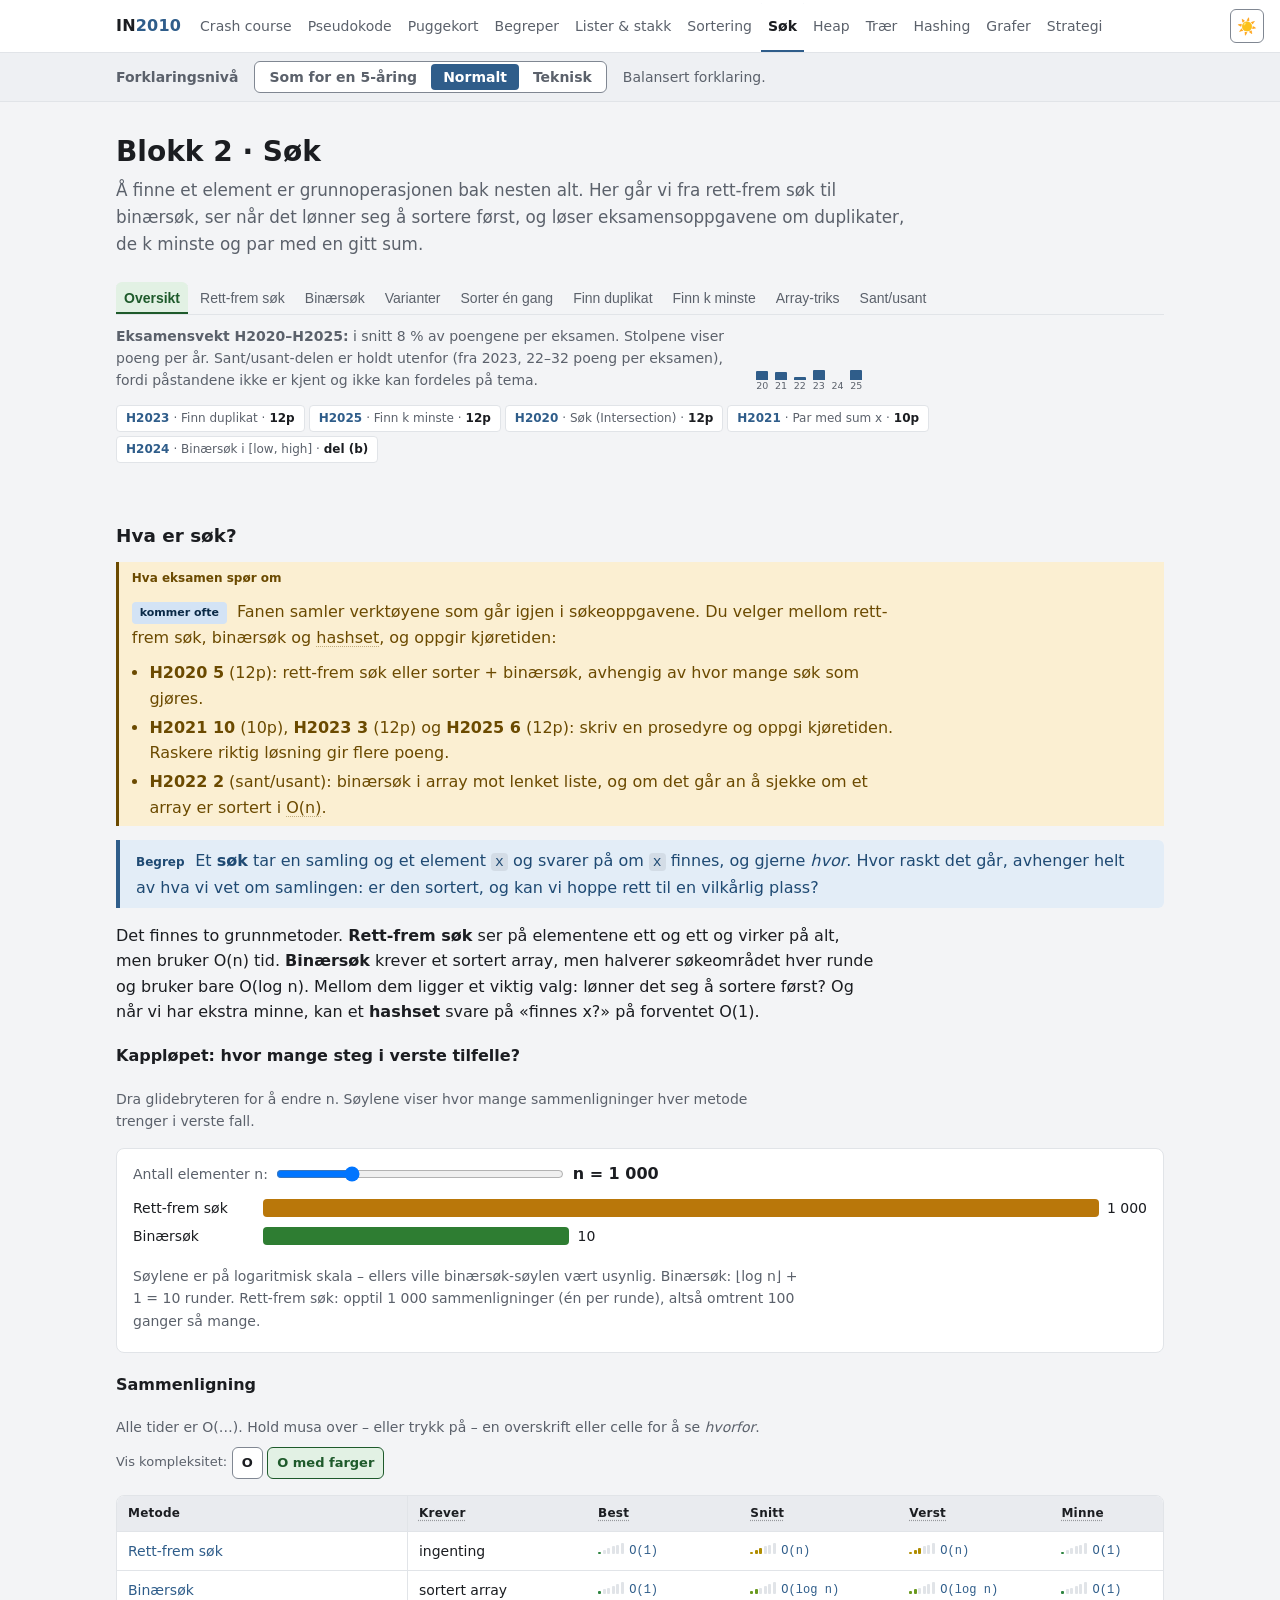
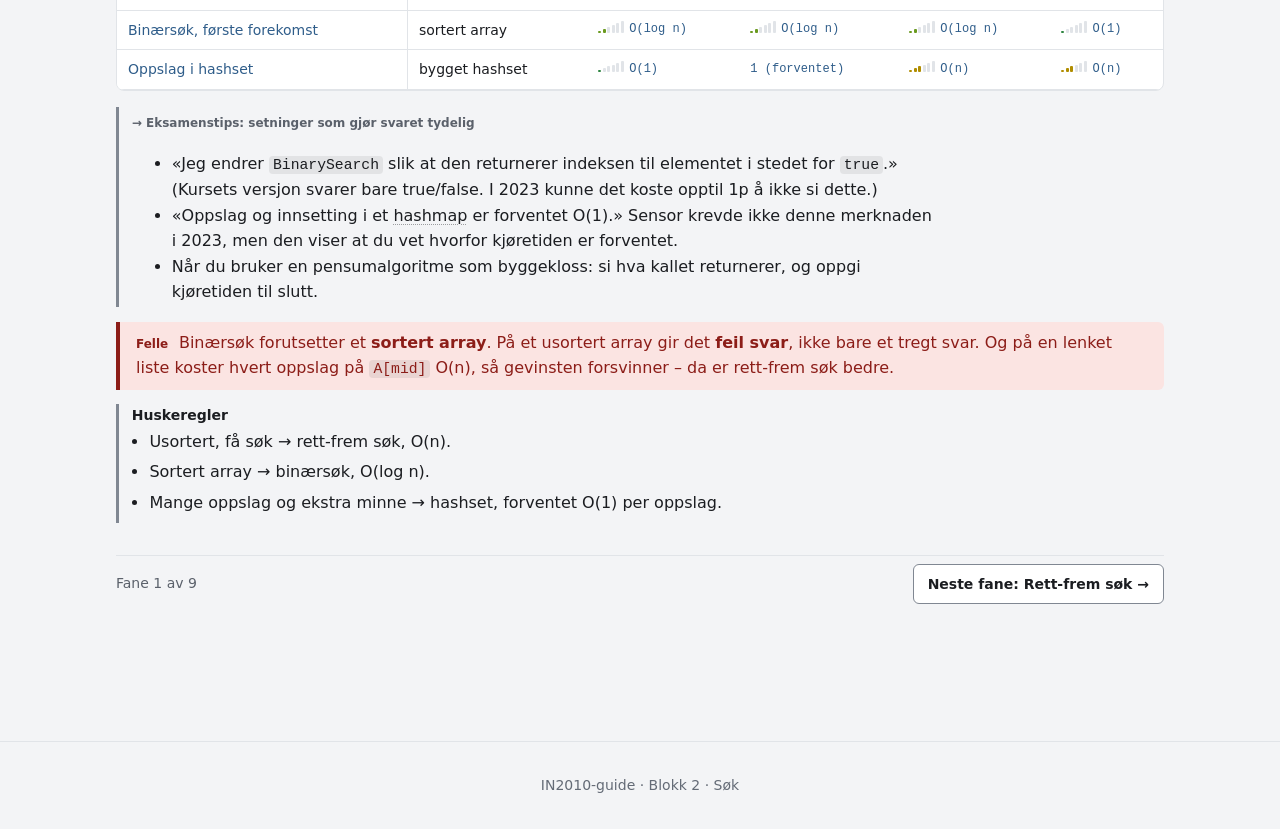
<file: 02-sok.html>
<!doctype html>
<html lang="nb">
<head>
  <meta charset="utf-8">
  <link rel="icon" href="data:,">
  <meta name="viewport" content="width=device-width, initial-scale=1">
  <title>Blokk 2 · Søk · IN2010</title>
  <meta name="description" content="Søk i IN2010: rett-frem søk, binærsøk med varianter, sorter-én-gang-avveiningen, finn duplikat, finn k minste og array-triks med hashing – med stegvise demoer og kjøretid.">
  <script>(function(){try{var d=document.documentElement;var t=localStorage.getItem('in-theme');if(t!=='dark'&&t!=='system')t='light';if(t!=='system')d.setAttribute('data-theme',t);var l=localStorage.getItem('in-level');if(l!=='eli5'&&l!=='teknisk')l='normal';d.setAttribute('data-level',l);}catch(e){document.documentElement.setAttribute('data-theme','light');document.documentElement.setAttribute('data-level','normal');}})();</script>
  <link rel="stylesheet" href="assets/css/styles.css?v=20261127g">
  <link rel="stylesheet" href="assets/css/begrep-tips.css?v=20261127g">
</head>
<body data-page="sok">
  <a class="skip-link" href="#main">Hopp til innhold</a>
  <header id="topnav"></header>
  <main id="main" class="wrap">
    <div class="pagehead">
      <h1>Blokk 2 · Søk</h1>
      <p class="lead">Å finne et element er grunnoperasjonen bak nesten alt. Her går vi fra rett-frem søk til binærsøk, ser når det lønner seg å sortere først, og løser eksamensoppgavene om duplikater, de k minste og par med en gitt sum.</p>
    </div>

    <div class="tabs" role="tablist" aria-label="Søk">
      <button data-tab="oversikt">Oversikt</button>
      <button data-tab="rettfrem">Rett-frem søk</button>
      <button data-tab="binaersok">Binærsøk</button>
      <button data-tab="varianter">Varianter</button>
      <button data-tab="sortersok">Sorter én gang</button>
      <button data-tab="duplikat">Finn duplikat</button>
      <button data-tab="kminste">Finn k minste</button>
      <button data-tab="triks">Array-triks</button>
      <button data-tab="test">Sant/usant</button>
    </div>

    <div class="pagehead-info">
      <div class="badges">
        <span class="badge" data-go="duplikat"><b>H2023</b> · Finn duplikat · <span class="pts">12p</span></span>
        <span class="badge" data-go="kminste"><b>H2025</b> · Finn k minste · <span class="pts">12p</span></span>
        <span class="badge" data-go="sortersok"><b>H2020</b> · Søk (Intersection) · <span class="pts">12p</span></span>
        <span class="badge" data-go="triks"><b>H2021</b> · Par med sum x · <span class="pts">10p</span></span>
        <span class="badge" data-go="varianter"><b>H2024</b> · Binærsøk i [low, high] · <span class="pts">del (b)</span></span>
      </div>
    </div>

    <!-- ===================== OVERSIKT ===================== -->
    <section data-panel="oversikt">
      <h3>Hva er søk?</h3>
      <div class="callout eks-spor"><span class="lbl">Hva eksamen spør om</span>
        <p><span class="tag merke kjerne">kommer ofte</span> Fanen samler verktøyene som går igjen i søkeoppgavene. Du velger mellom rett-frem søk, binærsøk og hashset, og oppgir kjøretiden:</p>
        <ul>
          <li><b>H2020 5</b> (12p): rett-frem søk eller sorter + binærsøk, avhengig av hvor mange søk som gjøres.</li>
          <li><b>H2021 10</b> (10p), <b>H2023 3</b> (12p) og <b>H2025 6</b> (12p): skriv en prosedyre og oppgi kjøretiden. Raskere riktig løsning gir flere poeng.</li>
          <li><b>H2022 2</b> (sant/usant): binærsøk i array mot lenket liste, og om det går an å sjekke om et array er sortert i O(n).</li>
        </ul>
      </div>
      <div class="callout begrep"><span class="lbl">Begrep</span>
        Et <b>søk</b> tar en samling og et element <code>x</code> og svarer på om <code>x</code> finnes, og gjerne <i>hvor</i>.
        Hvor raskt det går, avhenger helt av hva vi vet om samlingen: er den sortert, og kan vi hoppe rett til en vilkårlig plass?</div>
      <div id="ex-sok"></div>

      <h4>Kappløpet: hvor mange steg i verste tilfelle?</h4>
      <p class="muted small">Dra glidebryteren for å endre n. Søylene viser hvor mange sammenligninger hver metode trenger i verste fall.</p>
      <div class="card">
        <div class="sok-calc">
          <div class="row">
            <label class="fld" for="race-n">Antall elementer n:</label>
            <input id="race-n" class="sok-range" type="range" min="1" max="9" step="1" value="3" aria-describedby="race-n-out">
            <output id="race-n-out"></output>
          </div>
          <div class="sok-meter" id="race-meter"></div>
          <p class="muted small" id="race-note"></p>
        </div>
      </div>

      <h4>Sammenligning</h4>
      <p class="muted small">Alle tider er O(…). Hold musa over – eller trykk på – en overskrift eller celle for å se <i>hvorfor</i>.</p>
      <div class="table-wrap">
        <table class="cmp-table" id="cmp-sok">
          <thead><tr><th>Metode</th>
            <th data-tip="Det metoden må kunne anta om dataene for å gi riktig svar og den oppgitte kjøretiden.">Krever</th>
            <th data-tip="Kjøretiden for den gunstigste inputen – typisk at x ligger akkurat der vi ser først.">Best</th>
            <th data-tip="Typisk kjøretid. For hashing er dette forventet tid, under antakelsen om en god hashfunksjon.">Snitt</th>
            <th data-tip="Kjøretiden for den verst tenkelige inputen, for eksempel at x ikke finnes.">Verst</th>
            <th data-tip="Ekstra minne utover selve dataene.">Minne</th></tr></thead>
          <tbody>
            <tr><td><a href="#fane=rettfrem">Rett-frem søk</a></td>
              <td data-tip="Virker på hva som helst vi kan gå gjennom én og én: usortert array, lenket liste.">ingenting</td>
              <td class="mono" data-tip="x ligger på første plass vi ser på.">1</td>
              <td class="mono" data-tip="I snitt må vi se på omtrent halvparten, og n/2 vokser lineært.">n</td>
              <td class="mono" data-tip="x ligger sist eller finnes ikke: alle n må sjekkes.">n</td>
              <td class="mono" data-tip="Bare en teller.">1</td></tr>
            <tr><td><a href="#fane=binaersok">Binærsøk</a></td>
              <td data-tip="Sortert (ellers blir svaret feil). For kjøretiden må vi også kunne slå opp A[mid] i konstant tid. I en lenket liste koster hvert oppslag O(n), så gevinsten forsvinner.">sortert array</td>
              <td class="mono" data-tip="x ligger på den første midten vi ser på.">1</td>
              <td class="mono" data-tip="Intervallet halveres hver runde, så det blir omtrent log n runder.">log n</td>
              <td class="mono" data-tip="Høyst ⌊log n⌋ + 1 runder før intervallet er tomt.">log n</td>
              <td class="mono" data-tip="Den iterative versjonen trenger bare low, mid og high. Den rekursive bruker O(log n) kallstakk.">1</td></tr>
            <tr><td><a href="#fane=varianter">Binærsøk, første forekomst</a></td>
              <td data-tip="Som binærsøk. Kan ha like verdier.">sortert array</td>
              <td class="mono" data-tip="Stopper ikke ved første treff, så den halverer alltid helt ned til et tomt intervall.">log n</td>
              <td class="mono" data-tip="Samme halvering som vanlig binærsøk.">log n</td>
              <td class="mono" data-tip="Høyst ⌊log n⌋ + 1 runder.">log n</td>
              <td class="mono" data-tip="Bare low, mid, high og ans.">1</td></tr>
            <tr><td><a href="#fane=duplikat">Oppslag i hashset</a></td>
              <td data-tip="Elementene må være lagt inn i settet først. Å bygge settet koster forventet O(n).">bygget hashset</td>
              <td class="mono" data-tip="Riktig bøtte har ett element.">1</td>
              <td class="mono" data-tip="Forventet O(1) med en god hashfunksjon. Skriv alltid «forventet».">1 (forventet)</td>
              <td class="mono" data-tip="Alt har havnet i samme bøtte, så vi må gå gjennom alle n.">n</td>
              <td class="mono" data-tip="Settet lagrer alle n elementene.">n</td></tr>
          </tbody>
        </table>
      </div>

      <div class="callout snarvei"><span class="lbl">Eksamenstips: setninger som gjør svaret tydelig</span>
        <ul>
          <li>«Jeg endrer <code>BinarySearch</code> slik at den returnerer indeksen til elementet i stedet for <code>true</code>.» (Kursets versjon svarer bare true/false. I 2023 kunne det koste opptil 1p å ikke si dette.)</li>
          <li>«Oppslag og innsetting i et hashmap er forventet O(1).» Sensor krevde ikke denne merknaden i 2023, men den viser at du vet hvorfor kjøretiden er forventet.</li>
          <li>Når du bruker en pensumalgoritme som byggekloss: si hva kallet returnerer, og oppgi kjøretiden til slutt.</li>
        </ul></div>
      <div class="callout felle"><span class="lbl">Felle</span>
        Binærsøk forutsetter et <b>sortert array</b>. På et usortert array gir det <b>feil svar</b>, ikke bare et tregt svar. Og på en lenket liste
        koster hvert oppslag på <code>A[mid]</code> O(n), så gevinsten forsvinner – da er rett-frem søk bedre.</div>
      <div class="husk"><h4>Huskeregler</h4><ul>
        <li>Usortert, få søk → rett-frem søk, O(n).</li>
        <li>Sortert array → binærsøk, O(log n).</li>
        <li>Mange oppslag og ekstra minne → hashset, forventet O(1) per oppslag.</li>
      </ul></div>
    </section>

    <!-- ===================== RETT-FREM SØK ===================== -->
    <section data-panel="rettfrem">
      <h3>Rett-frem søk</h3>
      <div class="callout eks-spor"><span class="lbl">Hva eksamen spør om</span>
        <p><span class="tag merke eksbas">eksamensbasert</span> Rett-frem søk har aldri vært en egen oppgave, men brukes som byggekloss og som «den svake løsningen»:</p>
        <ul>
          <li><b>H2020 5</b> (12p): Intersection1 gjør ett rett-frem søk (Search) for hvert tall i B. Du skal vite når det er det beste valget.</li>
          <li><b>H2023 3a</b> og <b>H2024 3b</b>: en lineær løsning der binærsøk var mulig, ga høyst 2 av 4p.</li>
        </ul>
      </div>
      <div id="intro-rettfrem"></div>
      <div class="callout eli5"><span class="lbl">5-åring: venninnen i kinokøen</span>
        Du leter etter en venninne i en lang kø utenfor kinoen, og du vet ikke hvor hun står. Da må du gå langs køen
        og se på én og én. Står hun først, er du raskt ferdig. Står hun bakerst, eller er hun ikke der i det hele
        tatt, har du sett på alle.</div>
      <div class="grid cols-2">
        <div><div id="tracer-rettfrem"></div></div>
        <div><h4 style="margin:.2rem 0 .4rem">Pseudokode (følger demoen)</h4><div id="pc-rettfrem"></div></div>
      </div>
      <div class="callout eksempel"><span class="lbl">Når er rett-frem søk riktig valg?</span>
        <ul>
          <li>Dataene er <b>usorterte</b>, og du skal bare søke én eller noen få ganger. Å sortere først koster O(n log n), mer enn ett søk på O(n).</li>
          <li>Dataene ligger i en <b>lenket liste</b>. Da kan vi uansett bare gå ett steg om gangen.</li>
        </ul></div>
      <h4>Koden, linje for linje</h4>
      <div id="exp-rettfrem"></div>
      <details class="fordyp"><summary>Hvorfor ikke raskere enn O(n)? <span class="tag merke fordyp">Fordypning, ikke nødvendig til eksamen</span></summary>
      <div class="callout uni"><span class="lbl">Universitetsnivå</span>
        Ingen sammenligningsbasert metode kan gjøre det bedre enn O(n) på et usortert array: hvis vi hopper over en plass, kan <code>x</code> ligge akkurat der.
        Skal vi under O(n), må vi enten vite noe om rekkefølgen (sortering → binærsøk) eller ha bygget en hjelpestruktur på forhånd (hashset).</div>
      </details>
      <div class="husk"><h4>Huskeregler</h4><ul>
        <li>Krever ingenting av dataene: virker på usorterte arrayer og lenkede lister.</li>
        <li>Beste tilfelle O(1) (x ligger først), verste O(n) (x ligger sist eller finnes ikke).</li>
      </ul></div>
    </section>

    <!-- ===================== BINÆRSØK ===================== -->
    <section data-panel="binaersok">
      <h3>Binærsøk</h3>
      <div class="callout eks-spor"><span class="lbl">Hva eksamen spør om</span>
        <p><span class="tag merke kjerne">kommer ofte</span> Binærsøk har vært med i fire av seks eksamener, som byggekloss eller påstand:</p>
        <ul>
          <li><b>H2020 5</b> (12p): Intersection2 binærsøker uten å sortere og kan gi feil svar. Intersection3 sorterer først.</li>
          <li><b>H2022 2</b> (sant/usant): «Binærsøk på arrayer er betydelig raskere enn binærsøk på lenkede lister.» (Sant.)</li>
          <li><b>H2023 3a</b> (4p): binærsøk som returnerer indeksen, og så se på naboene.</li>
          <li><b>H2024 3b</b>: binærsøk i et delintervall (se fanen Varianter).</li>
        </ul>
      </div>
      <div class="callout begrep"><span class="lbl">Begrep</span>
        <b>Binærsøk</b> leter i et <b>sortert array</b> ved å se på midten av søkeområdet <code>[low, high]</code> og kaste den halvdelen der <code>x</code> umulig kan ligge.
        Det krever to ting: at arrayet er sortert, og at vi kan slå opp en vilkårlig plass <code>A[mid]</code> i konstant tid.
        Versjonen her returnerer indeksen (eller −1), så demoen kan vise hvor x står. Kursets <code>BinarySearch</code> svarer bare true/false.</div>
      <div id="intro-binaersok"></div>
      <div class="callout eli5"><span class="lbl">5-åring: slå opp i en ordbok</span>
        Du skal finne et ord i en ordbok. Du åpner på midten, ser om ordet ditt kommer før eller etter, og kan glemme
        halve boka med en gang. Så gjør du det samme med halvdelen som er igjen. Det virker bare fordi ordene står i
        alfabetisk rekkefølge. I en bok der ordene står hulter til bulter, kan du kaste akkurat den halvdelen der
        ordet sto.</div>
      <div class="grid cols-2">
        <div><div id="tracer-binaersok"></div></div>
        <div><h4 style="margin:.2rem 0 .4rem">Pseudokode (følger demoen)</h4><div id="pc-binaersok"></div></div>
      </div>
      <p class="muted small">Eget array: skriv tallene, så <code>;</code> og x, for eksempel <code>3, 8, 12, 20, 31 ; 20</code>. Usorterte tall blir sortert først.</p>

      <h4>Koden, linje for linje</h4>
      <div id="exp-binaersok"></div>

      <div class="callout uni"><span class="lbl">Universitetsnivå: hvorfor høyst ⌊log n⌋ + 1 runder?</span>
        Hver runde krymper intervallet til høyst halvparten: fra <i>m</i> elementer til høyst ⌊<i>m</i>/2⌋. Fra n kommer vi til 1 element etter
        ⌊log n⌋ halveringer, og så trengs én runde til for å sjekke det siste elementet. Med n = 1 000 000 er det høyst 20 runder, mot opptil
        1 000 000 sammenligninger med rett-frem søk. Kortversjonen T(n) = T(n/2) + O(1) betyr akkurat dette: hver runde halverer området og koster
        like mye, og fra n ned til 1 med halvering tar omtrent log n runder. Det gir O(log n). Du trenger ikke regne på formelen på eksamen; argumentet er nok.</div>
      <div class="callout sensor"><span class="lbl">Sensor ser etter</span>
        <ul>
          <li>Kursets <code>BinarySearch</code> svarer <code>true</code>/<code>false</code>. Bruker du den til å finne en <b>indeks</b>, må du si at du har endret den. I 2023 kunne det koste opptil 1p.</li>
          <li>Riktig kjøretid. I 2023 ble det trukket 1p for feil eller manglende kjøretid.</li>
          <li><i>Tips:</i> begrunn kjøretiden kort («intervallet halveres hver runde, derfor O(log n)»), og si at input er sortert, eller sorter først.
            Å sjekke om et array er sortert koster bare O(n): én gjennomgang der hvert nabopar sammenlignes.</li>
        </ul></div>
      <div class="callout felle"><span class="lbl">Felle: binærsøk i lenket liste</span>
        I en lenket liste må vi gå fra starten for å nå <code>A[mid]</code>, og det koster O(n) hver gang. Med omtrent log n slike oppslag blir det
        O(n log n) – verre enn å bare gå gjennom lista én gang med rett-frem søk på O(n).</div>
      <div class="husk"><h4>Huskeregler</h4><ul>
        <li>To krav: sortert, og oppslag på <code>A[mid]</code> i O(1). Altså array, ikke lenket liste.</li>
        <li><code>mid ← ⌊(low + high) / 2⌋</code> ligger alltid mellom low og high så lenge <code>low ≤ high</code>.</li>
        <li>Løkka går så lenge <code>low ≤ high</code>. Med <code>low &lt; high</code> blir den siste kandidaten aldri sjekket.</li>
        <li>Høyst ⌊log n⌋ + 1 runder: O(log n) i verste tilfelle, O(1) i beste.</li>
      </ul></div>

      <h4>Øv selv: forutsi stegene</h4>
      <p class="muted small">Bruk arrayet <code>A = [0, 1, 2, 3, 5, 5, 7, 8, 9]</code> (n = 9) og søk etter <code>x = 3</code> med pseudokoden over.</p>
      <div id="quiz-binaersok"></div>
    </section>

    <!-- ===================== VARIANTER ===================== -->
    <section data-panel="varianter">
      <h3>Varianter av binærsøk</h3>
      <div class="callout eks-spor"><span class="lbl">Hva eksamen spør om</span>
        <p><span class="tag merke eksbas">eksamensbasert</span> Spurt én gang, som del av en større oppgave:</p>
        <ul>
          <li><b>H2024 3b</b> (Etymologisk ordliste): sjekk om et ord finnes ved å binærsøke bare i kategoriens intervall <code>K[v.category]</code>. O(log n) ga full uttelling, en lineær løsning 2p.</li>
          <li>Første forekomst har ikke vært spurt, og står ikke i forelesningene. Den er med fordi den viser hvordan du kan justere binærsøket.</li>
        </ul>
      </div>
      <div id="intro-varianter"></div>

      <h4 class="del">1. Første forekomst <span class="tag merke ikke-pensum">Ikke pensum</span></h4>
      <div id="intro-first"></div>
      <div class="grid cols-2">
        <div><div id="tracer-first"></div></div>
        <div><h4 style="margin:.2rem 0 .4rem">Pseudokode (følger demoen)</h4><div id="pc-first"></div></div>
      </div>
      <div class="husk"><h4>Huskeregler</h4><ul>
        <li>Ved treff: husk <code>ans ← mid</code> og fortsett til venstre med <code>high ← mid − 1</code>.</li>
        <li>Stopper aldri tidlig, så den bruker O(log n) også i beste tilfelle.</li>
      </ul></div>

      <h4 class="del">2. Søk i et delintervall [low, high] – rekursivt <span class="tag merke eksbas">eksamensbasert</span></h4>
      <div id="intro-rec"></div>
      <div class="grid cols-2">
        <div><div id="tracer-rec"></div></div>
        <div><h4 style="margin:.2rem 0 .4rem">Pseudokode (følger demoen)</h4><div id="pc-rec"></div></div>
      </div>
      <div class="callout eksempel"><span class="lbl">Eksempelet i demoen</span>
        Arrayet er sortert <i>innenfor hver kategori</i>: plass 0–3, 4–8 og 9–11 er tre kategorier. Hele arrayet er altså <b>ikke</b> sortert.
        Søker vi i <code>[4, 8]</code>, får vi riktig svar. Søker vi i hele arrayet, kaster binærsøket feil halvdel og finner ikke 2, selv om tallet står på plass 4.</div>
      <h4>Koden, linje for linje</h4>
      <div id="exp-rec"></div>
      <div class="husk"><h4>Huskeregler</h4><ul>
        <li>Delintervall: bare <code>A[low..high]</code> må være sortert. Start med grensene du får oppgitt i stedet for 0 og n − 1.</li>
      </ul></div>

      <h4>Eksamensoppgaven: H2024 3b</h4>
      <div class="callout sensor"><span class="lbl">H2024 (b): det sensor ville ha</span>
        Bruk binærsøk, men start med <code>low</code> og <code>high</code> fra <code>K[v.category]</code> i stedet for 0 og n − 1, og søk etter <code>v.string</code>.
        Det virker bare fordi sorteringen i (a) var <b>stabil</b>, slik at hver kategori fortsatt er alfabetisk sortert. Kjøretid O(log n); en lineær løsning ga 2p.
        Hele oppgaven, med (a), ligger under <a href="01-sortering.html#fane=bucket">Sortering → Bøtte</a>.</div>
      <h4>Øv selv: sett linjene i riktig rekkefølge</h4>
      <div id="parsons-rec"></div>
    </section>

    <!-- ===================== SORTER ÉN GANG (H2020) ===================== -->
    <section data-panel="sortersok">
      <h3>Sorter én gang, søk mange ganger <span class="tag">H2020 · 12p</span></h3>
      <div class="callout eks-spor"><span class="lbl">Hva eksamen spør om</span>
        <p><span class="tag merke eksbas">eksamensbasert</span> Spurt som egen oppgave i H2020:</p>
        <ul>
          <li><b>H2020 5</b> (12p): fire Intersection-prosedyrer. Velg den med lavest kjøretid når k = 1, k = log n, k = n og k = n², og se at én av dem kan gi feil svar.</li>
          <li>Samme valg, «sortere først eller ikke?», dukker opp som alternativ løsning i <b>H2021 10b</b> og <b>H2023 3c</b>.</li>
        </ul>
      </div>
      <div id="intro-sortersok"></div>
      <div class="callout eli5"><span class="lbl">5-åring: bibliotekaren og lista</span>
        En bibliotekar skal sjekke om bøkene på en liste står på hylla. Står hylla hulter til bulter, må hun gå
        gjennom hele hylla for hver bok på lista. Bruker hun heller en kveld på å sortere hylla, kan hun etterpå
        slå opp hver bok på et øyeblikk. Står det bare én bok på lista, lønner ikke ryddingen seg. Står det hundre,
        gjør den det.</div>
      <h4>Regn selv: hvilken Intersection vinner?</h4>
      <p class="muted small">Velg n og k. Tabellen viser kjøretiden og omtrent hvor mange steg hver prosedyre bruker, og den beste er uthevet. Teksten under tabellen sier hvorfor.</p>
      <div class="card">
        <div class="sok-calc">
          <div class="row"><span class="lbl muted small">n =</span><span id="isect-n" class="vk" role="group" aria-label="Velg n"></span></div>
          <div class="row"><span class="lbl muted small">k =</span><span id="isect-k" class="vk" role="group" aria-label="Velg k"></span></div>
          <div class="table-wrap">
            <table class="cmp-table" id="isect-table">
              <thead><tr><th>Prosedyre</th><th>Idé</th><th>Kjøretid</th><th>Omtrent antall steg</th></tr></thead>
              <tbody></tbody>
            </table>
          </div>
          <p class="small" id="isect-note"></p>
        </div>
      </div>
      <div class="callout snarvei"><span class="lbl">Oppskrift</span>
        Total kostnad = <b>forarbeid + k · kostnad per søk</b>. Sammenlign «0 + k · n» (rett-frem søk) med «n log n + k · log n» (sorter én gang, så binærsøk).
        Når k er liten, vinner rett-frem søk. Når k vokser, betaler sorteringen seg.</div>
      <div class="callout felle"><span class="lbl">Felle</span>
        Å binærsøke uten å sortere (Intersection2) er ikke bare tregt, det kan gi <b>feil svar</b>. Og å sortere på nytt inne i løkka (Intersection4) er aldri best.</div>
      <h4>Eksamensoppgave</h4>
      <div id="exam-sortersok"></div>
    </section>

    <!-- ===================== FINN DUPLIKAT (H2023) ===================== -->
    <section data-panel="duplikat">
      <h3>Finn duplikat <span class="tag">H2023 · 12p</span></h3>
      <div class="callout eks-spor"><span class="lbl">Hva eksamen spør om</span>
        <p><span class="tag merke eksbas">eksamensbasert</span> Spurt som egen oppgave i H2023. Samme problem tre ganger, med én antakelse mindre hver gang:</p>
        <ul>
          <li><b>H2023 3a</b> (4p): sortert, x er gitt. Skriv prosedyren og oppgi kjøretiden.</li>
          <li><b>H2023 3b</b> (3p): sortert, x er ukjent.</li>
          <li><b>H2023 3c</b> (5p): usortert.</li>
        </ul>
        <p>Det ble trukket 1p for feil eller manglende kjøretid i hver deloppgave.</p>
      </div>
      <p class="muted small">Forkunnskap til (c): et <b>hashset</b> er en mengde der «finnes x?» tar forventet O(1) tid, og et
        <b>hashmap</b> gjør det samme for nøkkel → verdi. Ny? Les <a href="05-hashing.html#fane=begreper">Blokk 5 → Begreper</a> først (5 min).</p>
      <div id="intro-duplikat"></div>
      <div class="callout eli5"><span class="lbl">5-åring: samme bursdag?</span>
        Har to i klassen samme bursdag? Du kan spørre hvert eneste par, men det er veldig mange par. Lurere er å gå
        rundt én gang med en liste og spørre hver elev: står datoen din allerede på lista? Hvis ikke, skriver du den
        opp og går videre.</div>
      <div class="table-wrap">
        <table class="cmp-table">
          <thead><tr><th>Deloppgave</th><th>Antakelse</th><th>Beste idé</th><th>Kjøretid</th><th data-tip="Poeng for beste løsning, og hva svakere løsninger ga.">Uttelling (2023)</th></tr></thead>
          <tbody>
            <tr><td>(a)</td><td>sortert, x gitt</td><td>binærsøk + naboer</td><td class="mono">O(log n)</td><td data-tip="Logaritmisk ga opptil 4p, lineær opptil 2p. Opptil −1p hvis du ikke sier at binærsøket må endres.">4p (lineær 2p)</td></tr>
            <tr><td>(b)</td><td>sortert, x ukjent</td><td>sammenlign naboer</td><td class="mono">O(n)</td><td data-tip="Lineær ga opptil 3p. Løsninger over lineær tid ga opptil 1p.">3p</td></tr>
            <tr><td>(c)</td><td>usortert</td><td>hashmap: «har jeg sett denne før?»</td><td class="mono">forventet O(n)</td><td data-tip="Lineær (hashing) opptil 5p, sortering O(n log n) opptil 4p, kvadratisk opptil 1p.">5p (sortering 4p)</td></tr>
          </tbody>
        </table>
      </div>

      <h4 class="del">1. (a) Sortert, x er gitt: binærsøk + se på naboene <span class="tag merke eksbas">eksamensbasert</span></h4>
      <div class="grid cols-2">
        <div><div id="tracer-dupa"></div></div>
        <div><h4 style="margin:.2rem 0 .4rem">Pseudokode (følger demoen)</h4><div id="pc-dupa"></div></div>
      </div>
      <div class="husk"><h4>Huskeregler</h4><ul>
        <li>Si at <code>BinarySearch</code> er endret til å returnere indeksen. Ellers kunne det koste opptil 1p.</li>
        <li>Den andre kopien står rett ved siden av: sjekk <code>i − 1</code> og <code>i + 1</code>.</li>
      </ul></div>

      <h4 class="del">2. (b) Sortert, x er ukjent: sammenlign naboer <span class="tag merke eksbas">eksamensbasert</span></h4>
      <div class="grid cols-2">
        <div><div id="tracer-dupb"></div></div>
        <div><h4 style="margin:.2rem 0 .4rem">Pseudokode (følger demoen)</h4><div id="pc-dupb"></div></div>
      </div>
      <details class="fordyp"><summary>Hvorfor ikke binærsøk i (b)? <span class="tag merke fordyp">Fordypning, ikke nødvendig til eksamen</span></summary>
      <div class="callout uni"><span class="lbl">Universitetsnivå: hvorfor ikke binærsøk i (b)?</span>
        Binærsøk virker fordi én sammenligning med midten forteller oss hvilken halvdel vi kan kaste. I (b) har vi ingen <code>x</code> å sammenligne med,
        og et nabopar i midten som er ulikt, sier ingenting om hvilken side duplikatet ligger på. Derfor må vi i verste fall se på alle n − 1 naboparene.</div>
      </details>

      <h4 class="del">3. (c) Usortert: «har jeg sett denne før?» med hashmap <span class="tag merke eksbas">eksamensbasert</span></h4>
      <div class="grid cols-2">
        <div class="tall-stage"><div id="tracer-dupc"></div></div>
        <div><h4 style="margin:.2rem 0 .4rem">Pseudokode (følger demoen)</h4><div id="pc-dupc"></div></div>
      </div>
      <h4>Koden, linje for linje – (c)</h4>
      <div id="exp-dupc"></div>
      <div class="callout felle"><span class="lbl">Felle i (c)</span>
        Vil du sortere først, må det være en <b>sammenligningsbasert</b> algoritme (Merge sort, Heapsort, eller Quicksort – men si at Quicksort er O(n²) i verste tilfelle). Bøttesortering og radix sort går ikke,
        for oppgaven sier bare at elementene kan sammenlignes. Og sorteringen flytter elementene, så posisjonene du skriver ut, må være fra det <i>opprinnelige</i> arrayet. Sensors løsning finner duplikatverdien i det sorterte arrayet og går så gjennom det opprinnelige arrayet én gang til for å finne de to posisjonene.</div>
      <div class="husk"><h4>Huskeregler</h4><ul>
        <li>Usortert → hashmap fra verdi til indeks, forventet O(n). Skriv «forventet».</li>
        <li>Sorterer du i stedet: sammenligningsbasert (Merge sort), O(n log n), og posisjonene fra det opprinnelige arrayet.</li>
      </ul></div>
      <h4>Eksamensoppgave</h4>
      <div id="exam-duplikat"></div>
    </section>

    <!-- ===================== FINN k MINSTE (H2025) ===================== -->
    <section data-panel="kminste">
      <h3>Finn k minste <span class="tag">H2025 · 12p</span></h3>
      <div class="callout eks-spor"><span class="lbl">Hva eksamen spør om</span>
        <p><span class="tag merke eksbas">eksamensbasert</span> Spurt som egen oppgave i H2025. Skriv FindMin(A, k) tre ganger, med strengere krav til kjøretid:</p>
        <ul>
          <li><b>H2025 6a</b> (3p): O(k · n).</li>
          <li><b>H2025 6b</b> (4p): O(n · log(n)).</li>
          <li><b>H2025 6c</b> (5p): O(n · log(k)) eller O(n + k · log(n)).</li>
        </ul>
      </div>
      <div id="intro-kminste"></div>
      <div class="callout eli5"><span class="lbl">5-åring: de tre korteste</span>
        Du vil finne de tre korteste i klassen. Du trenger ikke stille opp hele klassen etter høyde. Du går bare
        langs rekka og holder styr på de tre korteste du har sett så langt. Møter du noen som er kortere enn den
        høyeste av de tre, bytter du ut den høyeste.</div>

      <h4 class="del">1. (a) O(k·n): k runder med «finn minste» <span class="tag merke eksbas">eksamensbasert</span></h4>
      <div class="grid cols-2">
        <div><div id="tracer-kmina"></div></div>
        <div><h4 style="margin:.2rem 0 .4rem">Pseudokode (følger demoen)</h4><div id="pc-kmina"></div></div>
      </div>

      <h4 class="del">2. (b) O(n log n): sorter alt <span class="tag merke eksbas">eksamensbasert</span></h4>
      <p>Sorter hele A med Merge sort og ta de k første. Pseudokoden under står uten demo, fordi det er selve sorteringen som gjør jobben.</p>
      <div><div id="pc-kminb"></div></div>

      <h4 class="del">3. (c) O(n + k log n) eller O(n log k): heap <span class="tag merke eksbas">eksamensbasert</span></h4>
      <p class="muted small">Forkunnskap: BuildMinHeap og RemoveMin fra <a href="03-heap.html#fane=buildheap">Blokk 3 → BuildHeap</a>.</p>
      <div><div id="pc-kminc"></div></div>
      <h4>Koden, linje for linje – (c)</h4>
      <div id="exp-kminc"></div>
      <div class="callout uni"><span class="lbl">Universitetsnivå: den andre (c)-løsningen, O(n log k)</span>
        Gå gjennom A og hold på de k minste du har sett så langt i en heap av størrelse k der det <b>største</b> av dem ligger øverst
        (en max-heap, som i heapsort; eksamensløsningen kaller den det samme).
        For hvert nytt element: er det mindre enn toppen, bytter vi ut toppen og reparerer heapen. Heapen har aldri mer enn k elementer,
        så hver operasjon koster O(log k), og totalt blir det O(n log k). I telleren i del 4 er det linjen «heap av størrelse k».</div>
      <div class="husk"><h4>Huskeregler</h4><ul>
        <li>BuildMinHeap er O(n), hver RemoveMin O(log n): til sammen O(n + k log n).</li>
        <li>Heap av størrelse k med det <b>største</b> øverst (max-heap): O(n log k).</li>
      </ul></div>

      <h4 class="del">4. Sammenlign: tre algoritmer på samme input <span class="tag merke eksbas">eksamensbasert</span></h4>
      <p class="muted small">Telleren kjører løsningene fra del 1–3 på samme tilfeldige array. Velg n og k, og se hvem som bruker færrest sammenligninger.</p>
      <div class="card">
        <div class="sok-calc">
          <div class="row">
            <label class="fld" for="km-n">n:</label>
            <select id="km-n"><option value="100">100</option><option value="1000" selected>1 000</option><option value="5000">5 000</option></select>
            <label class="fld" for="km-k">k:</label>
            <input id="km-k" class="sok-range" type="range" min="1" max="1000" value="10">
            <output id="km-k-out"></output>
          </div>
          <div class="row" id="km-quick"></div>
          <div class="sok-meter" id="km-meter"></div>
          <p class="muted small">Tallene er faktiske sammenligninger mellom elementer, talt mens algoritmene kjører på et tilfeldig array. Nytt array hver gang du endrer noe.</p>
          <p class="muted small">Hvorfor er tallene for «heap av størrelse k» så lave? På et tilfeldig array er de fleste nye tall større
            enn det største av de k minste vi har funnet så langt, og det tallet ligger øverst i heapen. Da kastes tallet etter
            én sammenligning, og heapen trenger ikke ryddes.</p>
          <p class="muted small">Husk at O-kolonnen sier hvor fort arbeidet kan vokse i verste fall. Den sier ikke hvor mange steg
            akkurat dette arrayet trenger. (Med k = n er hele arrayet svaret: alle tallene legges rett inn i heapen, og på et
            tilfeldig array bobler et nytt tall sjelden langt opp. Derfor blir tallet lavt også da.)</p>
        </div>
      </div>

      <div class="callout sensor"><span class="lbl">Sensor ser etter</span>
        <ul>
          <li>I (a): at et element som alt er valgt, ikke velges igjen, og at like elementer håndteres. Hver av dem kunne koste 1p.</li>
          <li>I (b): en sortering som er O(n log n) også i verste tilfelle, som Merge sort. Quicksort (O(n²) i verste tilfelle) ga inntil 3p i stedet for 4p.</li>
          <li>Et riktig svar på (c) godtas også som svar på (a) og (b), men si det eksplisitt.</li>
        </ul></div>
      <h4>Eksamensoppgave</h4>
      <div id="exam-kminste"></div>
    </section>

    <!-- ===================== ARRAY-TRIKS ===================== -->
    <section data-panel="triks">
      <h3>Array-triks</h3>
      <div class="callout eks-spor"><span class="lbl">Hva eksamen spør om</span>
        <p><span class="tag merke kjerne">kommer ofte</span> En arrayoppgave med poeng etter kjøretid har kommet i H2021, H2023 og H2025. Løsningen er nesten alltid hashing, to pekere, binærsøk eller heap. Denne fanen tar triksene som ikke har egen fane:</p>
        <ul>
          <li><b>H2021 10</b> (10p): finn alle par med sum x, (a) i et sortert array og (b) i et usortert array.</li>
          <li><b>H2021 9</b> (8p): drøft to gitte algoritmer som finner tallet som forekommer flest ganger, med kjøretid i verste og forventet tilfelle. Hele oppgaven står på hashing-siden.</li>
          <li>Felles elementer i to arrayer er det samme spørsmålet som i <b>H2020 5</b>, løst med hashing i stedet for søk. Permutasjon har ikke vært spurt.</li>
        </ul>
      </div>
      <p class="muted small">Forkunnskap: fanen bruker <b>hashset</b> (en mengde der «finnes x?» tar forventet O(1) tid) og
        <b>hashmap</b> (det samme for nøkkel → verdi). Ny? Les <a href="05-hashing.html#fane=begreper">Blokk 5 → Begreper</a> først (5 min).</p>
      <div id="intro-triks"></div>

      <h4 class="del">1. Par med sum x <span class="tag merke eksbas">eksamensbasert</span></h4>
      <div class="grid cols-2">
        <div><div id="tracer-tosum"></div></div>
        <div><h4 style="margin:.2rem 0 .4rem">Sortert: to pekere (følger demoen)</h4><div id="pc-tosum"></div></div>
      </div>
      <div class="grid cols-2">
        <div><h4>Usortert: hashset</h4><div id="pc-tosumh"></div></div>
        <div>
          <div class="callout snarvei"><span class="lbl">Komplement-trikset</span>
            Spørsmålet «finnes det en z med y + z = x?» er det samme som «har jeg sett <code>x − y</code> før?». Det gjør et parproblem om til et oppslag,
            og et oppslag i et hashset er forventet O(1).</div>
          <div class="callout eksempel"><span class="lbl">Tre måter, tre kjøretider</span>
            Dobbel løkke over alle par: O(n²). Sorter (Merge sort) og to pekere: O(n log n). Hashset: forventet O(n). Heltall kan også sorteres med Radix sort, og da blir sorter-og-to-pekere O(n).</div>
        </div>
      </div>
      <div class="husk"><h4>Huskeregler</h4><ul>
        <li>To pekere: summen er for liten → flytt venstre peker inn. For stor → flytt høyre peker inn. Treff → skriv ut og flytt begge.</li>
        <li>To pekere krever sortert input. Usortert → hashset og let etter <code>x − y</code>.</li>
      </ul></div>

      <h4 class="del">2. Flere mønstre med hashing <span class="tag merke eksbas">eksamensbasert</span></h4>
      <p>Tre korte oppgaver med samme oppskrift: gå gjennom arrayet én gang og hold styr på det du har sett i et hashset eller hashmap.</p>
      <div class="grid cols-3">
        <div><h4>Mest frekvente</h4><div id="pc-freq"></div></div>
        <div><h4>Felles elementer</h4><div id="pc-common"></div></div>
        <div><h4>Permutasjon</h4><div id="pc-perm"></div></div>
      </div>
      <div class="callout snarvei"><span class="lbl">Mønstre å kjenne igjen</span>
        <ul>
          <li><b>«Har jeg sett denne før?»</b> → hashset, forventet O(n). Uten hashing: sorter først, O(n log n).</li>
          <li><b>Telling</b> → hashmap med standardverdi 0.</li>
          <li><b>Felles elementer</b> → hashset av den ene, slå opp hvert element i den andre.</li>
          <li><b>Permutasjon</b> → frekvenstabell (forventet O(n)), eller sorter begge og sammenlign plass for plass (O(n log n)).</li>
        </ul></div>
      <p class="muted small">«Mest frekvente» er samme oppgave som på hashing-siden, sett derfra:
        <a href="05-hashing.html#fane=triks">Blokk 5 → Hashing som verktøy</a>.</p>
      <div class="callout felle"><span class="lbl">Felle: hashset vet ingenting om rekkefølge</span>
        Et hashset svarer raskt på «finnes x?», men ikke på «hva er det minste?» eller «hvilke ligger mellom 10 og 20?».
        For «hva er det minste?» trenger du for eksempel en heap. For «hvilke ligger mellom 10 og 20?» trenger du et
        sortert array eller et binært søketre.</div>

      <h4>Eksamensoppgave</h4>
      <div id="exam-triks"></div>
    </section>

    <!-- ===================== SANT/USANT ===================== -->
    <section data-panel="test">
      <h3>Sant eller usant – søk</h3>
      <div class="callout eks-spor"><span class="lbl">Hva eksamen spør om</span>
        <p><span class="tag merke eksbas">eksamensbasert</span> To kjente sant/usant-påstander om søk, begge fra <b>H2022 2</b>. Sant/usant-delen fra 2023 er ikke kjent.</p>
        <ul>
          <li>«Det er umulig å sjekke om et array er sortert i O(n).» (Usant.)</li>
          <li>«Binærsøk på arrayer er betydelig raskere enn binærsøk på lenkede lister.» (Sant.)</li>
        </ul>
        <p>Påstandene under er merket (H2022) der de kommer fra eksamen. Resten er laget av oss.</p>
      </div>
      <p class="muted small">Svarene lagres i nettleseren din. Trykk «Sjekk svar» når du er klar.</p>
      <div id="tf-sok"></div>

      <h3 style="margin-top:2rem">Test deg selv – søk</h3>
      <p class="muted small">Disse påstandene er laget av oss, ikke hentet fra en eksamen. De er laget ut fra hva eksamenene og
        sensorveiledningene H2020–H2025 tester igjen og igjen, så du kan sjekke at du kan det sensor ser etter.
        De oftest testede står først.</p>
      <div data-tf-gen="sok"></div>
    </section>
  </main>
  <footer class="footer">IN2010-guide · Blokk 2 · Søk</footer>

  <script src="assets/js/core.js?v=20261127g"></script>
<script src="assets/js/eksamensvekt.js?v=20261127g"></script>
  <script src="assets/js/symboler.js?v=20261127g"></script>
  <script src="assets/js/begreper-data.js?v=20261127g"></script>
  <script src="assets/js/begrep-tips.js?v=20261127g"></script>
  <script src="assets/js/data-tf.js?v=20261127g"></script>
  <script src="assets/js/pseudocode.js?v=20261127g"></script>
  <script src="assets/js/stepplayer.js?v=20261127g"></script>
  <script src="assets/js/varline.js?v=20261127g"></script>
  <script src="assets/js/viz-bars.js?v=20261127g"></script>
  <script src="assets/js/data-algos.js?v=20261127g"></script>
  <script src="assets/js/data-sok.js?v=20261127g"></script>
  <script src="assets/js/perfekt/sok.js?v=20261127g"></script>
  <script src="assets/js/kort/sok.js?v=20261127g"></script>
  <script>
  (function () {
    "use strict";
    var IN = window.IN, qs = IN.qs, el = IN.el;


    function fmt(v) { return Math.round(v).toLocaleString("nb-NO"); }
    function log2(v) { return Math.log(v) / Math.LN2; }

    var KF = IN.kortData.felles("sok"), renderSearch = KF.renderSearch, DIM = KF.DIM, parseWithX = KF.parseWithX, SPENN = KF.SPENN;
    var LEG_SEARCH = [
      { cls: "compare", label: "sammenlignes nå" },
      { cls: "target", label: "funnet" },
      { cls: "default", label: "utenfor søkeområdet (blek)", color: DIM }
    ];


    /* Bygg én demo: pseudokode + steg-spiller + kompakt kjøretidskort under pseudokoden */
    function demo(id, algoKey, opts) {
      var algo = IN.algos[algoKey];
      var pc = IN.pseudo.render("#pc-" + id, algo, {});
      var conf = {
        generate: opts.generate,
        presets: opts.presets,
        render: opts.render || renderSearch,
        pseudo: pc,
        legend: (opts.legend || LEG_SEARCH).concat(IN.varLine ? IN.varLine.legend(SPENN[algoKey]) : [])
      };
      if (opts.parseInput) conf.parseInput = opts.parseInput;
      if (opts.inputLabel) conf.inputLabel = opts.inputLabel;
      if (opts.customInput === false) conf.customInput = false;
      if (opts.countControl) conf.countControl = opts.countControl;
      var player = IN.stepPlayer("#tracer-" + id, conf);
      var bo = IN.pseudo.bigO(algo, { compact: true });
      if (bo) qs("#pc-" + id).parentNode.appendChild(bo);
      return player;
    }
    // Bare pseudokode + kjøretidskort (ingen demo)
    function staticCode(id, algoKey) {
      IN.pseudo.render("#pc-" + id, IN.algos[algoKey], {});
      var bo = IN.pseudo.bigO(IN.algos[algoKey], { compact: true });
      if (bo) qs("#pc-" + id).parentNode.appendChild(bo);
    }

    /* ===================== OVERSIKT ===================== */
    IN.explain("#ex-sok", {
      eli5: "<p>Tenk deg at du leter etter et navn i en stabel med papirer. Ligger de hulter til bulter, må du se på ett og ett ark til du finner det. Men ligger de i alfabetisk rekkefølge, som i en telefonkatalog, kan du slå opp på midten, se om navnet kommer før eller etter, og kaste halve bunken med en gang. Det går utrolig mye fortere.</p>",
      normal: "<p>Det finnes to grunnmetoder. <b>Rett-frem søk</b> ser på elementene ett og ett og virker på alt, men bruker O(n) tid. <b>Binærsøk</b> krever et sortert array, men halverer søkeområdet hver runde og bruker bare O(log n). Mellom dem ligger et viktig valg: lønner det seg å sortere først? Og når vi har ekstra minne, kan et <b>hashset</b> svare på «finnes x?» på forventet O(1).</p>",
      teknisk: "<p>Hvor raskt vi kan søke, bestemmes av hva vi vet om dataene. Uten noen ordning må hvert element sjekkes, og O(n) er det beste vi kan få. Med sortering kan én sammenligning utelukke halvparten av kandidatene, og da blir antall runder logaritmisk. Med en hashbasert struktur flytter vi arbeidet til forhånd: å bygge settet koster forventet O(n), og hvert oppslag etterpå er forventet O(1). Eksamensoppgavene i denne blokka handler nesten alltid om å velge riktig av disse tre verktøyene og regne ut totalkostnaden.</p>"
    }, { label: "Nivå:" });

    (function race() {
      var inp = qs("#race-n"), out = qs("#race-n-out"), meter = qs("#race-meter"), note = qs("#race-note");
      function paint() {
        var e = +inp.value, n = Math.pow(10, e), b = Math.floor(log2(n)) + 1;
        out.textContent = "n = " + fmt(n);
        IN.clear(meter);
        function line(lbl, v, cls) {
          var w = Math.max(0.4, 100 * Math.log(v + 1) / Math.log(n + 1));
          meter.appendChild(el("span", { class: "small", text: lbl }));
          meter.appendChild(el("span", { class: "cell" }, [el("span", { class: "bar-h " + cls, style: "width:" + w.toFixed(1) + "%" }), el("span", { class: "val", text: fmt(v) })]));
        }
        line("Rett-frem søk", n, "");
        line("Binærsøk", b, "alt");
        note.textContent = "Søylene er på logaritmisk skala – ellers ville binærsøk-søylen vært usynlig. Binærsøk: ⌊log n⌋ + 1 = " + b + " runder. Rett-frem søk: opptil " + fmt(n) + " sammenligninger (én per runde), altså omtrent " + fmt(n / b) + " ganger så mange.";
      }
      inp.addEventListener("input", paint); paint();
    })();
    IN.tips(qs("#cmp-sok"));

    /* ===================== RETT-FREM SØK ===================== */
    IN.explain("#intro-rettfrem", {
      eli5: "<p>Du leter etter den røde sokken i en skuff. Du tar opp ett plagg om gangen og ser om det er sokken. Er du heldig, ligger den øverst. Er du uheldig, ligger den nederst – eller den er ikke der i det hele tatt, og da har du løftet opp alt.</p>",
      normal: "<p>Rett-frem søk går gjennom arrayet fra venstre mot høyre og sammenligner hvert element med <code>x</code>. Ved første treff returnerer vi indeksen. Kommer vi til slutten uten treff, returnerer vi −1. Det krever ingenting av dataene, men kan måtte se på alle n elementene.</p>",
      teknisk: "<p>Rett-frem søk er den naive, men helt robuste løsningen: én løkke, én sammenligning per runde, tidlig retur ved treff. Beste tilfelle er O(1) (x ligger først), verste er O(n) (x ligger sist eller finnes ikke). Den eneste antakelsen er at vi kan gå gjennom elementene ett og ett, så den virker like godt på lenkede lister som på arrayer.</p>"
    }, { label: "Nivå:" });
    demo("rettfrem", "linearSearch", {
      generate: IN.gen.linearSearch,
      presets: { "Finnes (x = 9)": [7, 2, 9, 4, 1, 8, 6, 3, 9], "Ligger først": [5, 2, 9, 4, 1, 8, 5], "Finnes ikke": [7, 2, 9, 4, 1, 8, 6, 3, 5] },
      parseInput: parseWithX(10), inputLabel: "f.eks. 7,2,9,4 ; 9",
      legend: [{ cls: "compare", label: "sammenlignes nå" }, { cls: "target", label: "funnet" }, { cls: "default", label: "allerede sjekket (blek)", color: DIM }]
    });
    IN.pseudo.explainer("#exp-rettfrem", IN.algos.linearSearch, {});

    /* ===================== BINÆRSØK ===================== */
    IN.explain("#intro-binaersok", {
      eli5: "<p>Jeg tenker på et tall mellom 1 og 100, og du får bare høre «høyere» eller «lavere». Lurt gjettet er 50: da forsvinner halvparten av tallene uansett svar. Så 25 eller 75, og så videre. Etter høyst 7 gjett vet du svaret. Binærsøk er akkurat den leken, bare i et sortert array.</p>",
      normal: "<p>Vi holder styr på et søkeområde <code>[low, high]</code>, først hele arrayet. Hver runde ser vi på midten <code>mid</code>. Er <code>A[mid] = x</code>, er vi ferdige. Er <code>A[mid] &lt; x</code>, kan x bare ligge til høyre, så vi setter <code>low ← mid + 1</code>. Ellers setter vi <code>high ← mid − 1</code>. Blir området tomt (<code>low &gt; high</code>), finnes ikke x.</p>",
      teknisk: "<p>Algoritmen bevarer én invariant: <i>hvis x finnes i A, ligger det i A[low..high]</i>. Den er sann i starten (hele arrayet), og hver runde bevarer den fordi sorteringen garanterer at delen vi kaster, bare inneholder elementer som er for små eller for store. Samtidig krymper intervallet til høyst halvparten, så løkka stopper etter høyst ⌊log n⌋ + 1 runder. Når den stopper med tomt intervall, sier invarianten at x ikke finnes.</p>"
    }, { label: "Nivå:" });
    demo("binaersok", "binarySearch", {
      generate: IN.gen.binarySearchTrace,
      presets: {
        "Finnes (x = 23)": [2, 5, 8, 12, 16, 23, 38, 56, 72, 91, 23],
        "Finnes ikke (x = 40)": [2, 5, 8, 12, 16, 23, 38, 56, 72, 91, 40],
        "Treff med en gang (x = 7)": [1, 3, 5, 7, 9, 11, 13, 7],
        "Fra ukeoppgavene (x = 3)": [0, 1, 2, 3, 5, 5, 7, 8, 9, 3]
      },
      parseInput: parseWithX(12), inputLabel: "f.eks. 3,8,12,20,31 ; 20"
    });
    IN.quiz("#quiz-binaersok", [
      { q: "Runde 1: hvilken verdi har <code>A[mid]</code>?", options: ["3", "5", "2", "7"], answer: 1,
        explain: "low = 0, high = 8, så mid = ⌊(0 + 8) / 2⌋ = 4 og A[4] = 5. Siden 5 &gt; 3, setter vi high ← 3." },
      { q: "Runde 2: hvilken verdi har <code>A[mid]</code>?", options: ["1", "2", "3", "0"], answer: 0,
        explain: "Nå er low = 0 og high = 3, så mid = ⌊3 / 2⌋ = 1 og A[1] = 1. Siden 1 &lt; 3, setter vi low ← 2." },
      { q: "Hvor mange runder trengs før vi finner 3?", options: ["2", "3", "4", "9"], answer: 2,
        explain: "Runde 3: low = 2, high = 3, mid = 2, A[2] = 2 &lt; 3, så low ← 3. Runde 4: mid = 3, A[3] = 3. Treff i runde 4." },
      { q: "Hva er det største antallet runder binærsøk kan trenge når n = 9?", options: ["3", "4", "5", "9"], answer: 1,
        explain: "⌊log 9⌋ + 1 = 3 + 1 = 4. Søket etter 3 var altså et verste tilfelle." },
      { q: "Hvorfor kan vi ikke binærsøke etter 4 i <code>[7, 2, 9, 4, 1]</code>?", options: ["Det blir for tregt", "Arrayet er ikke sortert, så vi kan kaste feil halvdel og få feil svar", "n må være en toerpotens", "4 ligger ikke i midten"], answer: 1,
        explain: "Første midte er 9 &gt; 4, så binærsøket kaster høyre del – men 4 står nettopp der. Svaret blir −1, som er feil." }
    ]);
    IN.pseudo.explainer("#exp-binaersok", IN.algos.binarySearch, {});

    /* ===================== VARIANTER ===================== */
    IN.explain("#intro-varianter", {
      eli5: "<p>Binærsøk er som en oppskrift du kan justere litt. Noen ganger vil du finne det <i>første</i> av flere like tall. Andre ganger skal du bare lete i en del av hylla. Selve triksene – se i midten og kast halvparten – er de samme.</p>",
      normal: "<p>Små endringer i binærsøk løser mange beslektede problemer. Her ser vi på to som går igjen: å finne <b>første forekomst</b> når det finnes like verdier, og å søke i et <b>delintervall</b> <code>[low, high]</code> i stedet for hele arrayet. Det siste skriver vi rekursivt, fordi grensene da blir parametere.</p>",
      teknisk: "<p>Begge variantene bevarer den samme invarianten som vanlig binærsøk, men med et justert mål. For første forekomst endrer vi hva vi gjør ved treff: vi husker treffet og fortsetter til venstre. For delintervallet endrer vi bare startverdiene, slik at kravet om sortering bare gjelder <code>A[low..high]</code>. Kjøretiden er fortsatt O(log n), der n er størrelsen på intervallet vi søker i.</p>"
    }, { label: "Nivå:" });
    IN.explain("#intro-first", {
      eli5: "<p>I hylla står det fire bøker med samme tittel ved siden av hverandre, og du vil finne den første. Når du finner en av dem, skriver du ned plassen, men leter videre til venstre i tilfelle det står en til der.</p>",
      normal: "<p>Vanlig binærsøk returnerer <i>en</i> indeks med <code>A[mid] = x</code>, men ikke nødvendigvis den første. Løsningen er å huske treffet i <code>ans</code> og så fortsette til venstre med <code>high ← mid − 1</code>. Når intervallet er tomt, er <code>ans</code> den første forekomsten.</p>",
      teknisk: "<p>Invarianten blir: <i>den første forekomsten er enten ans, eller den ligger i A[low..high]</i>. Ved treff settes ans ← mid, og alt til høyre for mid kan utelukkes som <i>første</i> forekomst. Fordi vi aldri stopper tidlig, gjør algoritmen alltid omtrent log n runder – også i beste tilfelle.</p>"
    }, { label: "Nivå:" });
    demo("first", "binarySearchFirst", {
      generate: IN.gen.binarySearchFirst,
      presets: { "Fire like (x = 4)": [1, 2, 4, 4, 4, 4, 7, 9, 4], "Like i starten (x = 3)": [3, 3, 3, 5, 6, 8, 9, 3], "Finnes ikke (x = 5)": [1, 2, 4, 4, 6, 7, 9, 5] },
      parseInput: parseWithX(12), inputLabel: "f.eks. 1,4,4,4,7 ; 4"
    });
    IN.explain("#intro-rec", {
      eli5: "<p>I et bibliotek står bøkene først sortert etter tema, og innenfor hvert tema alfabetisk. Skal du finne en kokebok, går du rett til kokebokhylla og leter bare der. Hele biblioteket er ikke i alfabetisk rekkefølge, men den ene hylla er det.</p>",
      normal: "<p>Den rekursive versjonen tar grensene <code>low</code> og <code>high</code> som parametere. Kaller vi den med <code>(A, x, 0, n − 1)</code>, er det vanlig binærsøk. Kaller vi den med et kjent intervall, for eksempel <code>K[v.category]</code> i H2024, søker den bare der – og da trenger bare den delen å være sortert.</p>",
      teknisk: "<p>Hvert kall gjør konstant arbeid og så høyst ett nytt kall på et intervall som er høyst halvparten så stort. Etter omtrent log n halveringer er intervallet tomt, så kjøretiden er O(log n). (Kortversjonen er T(n) = T(n/2) + O(1). Den trenger du ikke regne på; argumentet om antall halveringer er det som teller.) Kallstakken blir like dyp som antall halveringer, så den rekursive versjonen bruker O(log n) ekstra minne, mens den iterative bruker O(1). Korrekthetskravet er nøyaktig at A[low..high] er sortert – resten av arrayet spiller ingen rolle.</p>"
    }, { label: "Nivå:" });
    var CAT = [3, 9, 14, 20, 2, 6, 11, 17, 25, 5, 12, 30];
    demo("rec", "binarySearchRec", {
      generate: IN.gen.binarySearchRec,
      presets: {
        "Kategori [4, 8], x = 2": CAT.concat([2, 4, 8]),
        "Kategori [4, 8], x = 17": CAT.concat([17, 4, 8]),
        "Hele arrayet, x = 2 (feil!)": CAT.concat([2, 0, 11])
      },
      customInput: false
    });
    IN.pseudo.explainer("#exp-rec", IN.algos.binarySearchRec, {});
    IN.pseudo.parsons("#parsons-rec", IN.algos.binarySearchRec, {});

    /* ===================== SORTER ÉN GANG (H2020) ===================== */
    IN.explain("#intro-sortersok", {
      eli5: "<p>Skal du finne ett navn i en rotete bunke, er det raskest å bare lete. Men skal du finne hundre navn, lønner det seg å rydde bunken i alfabetisk rekkefølge først. Ryddingen tar litt tid, men etterpå går hvert oppslag lynraskt.</p>",
      normal: "<p>Vi skal finne hvilke av k tall fra B som også finnes i A (lengde n). Vi kan rett-frem søke i A for hvert tall (k · n), eller sortere A én gang og så binærsøke (n log n + k · log n). Hvilken som vinner, avhenger av hvor stor k er sammenlignet med n. Én variant er ugyldig: å binærsøke uten å sortere gir feil svar.</p>",
      teknisk: "<p>Dette er en klassisk avveining mellom forarbeid og kostnad per spørring. Forarbeidet (sortering) er O(n log n) og gjøres én gang. Det betaler seg når k · n vokser raskere enn n log n, altså når k vokser raskere enn log n. Ved k = log n er de to like i O-klasse. Å sortere på nytt inne i løkka (Intersection4) gir k · n log n og er aldri best.</p>"
    }, { label: "Nivå:" });
    (function isect() {
      var nBox = qs("#isect-n"), kBox = qs("#isect-k"), tb = qs("#isect-table tbody"), note = qs("#isect-note");
      var N = [1000, 1000000], KS = [
        { id: "1", lbl: "1", f: function () { return 1; }, ans: "(a) k = 1: <b>Intersection1</b>. Ett rett-frem søk, O(n), slår å sortere hele A." },
        { id: "log", lbl: "log n", f: function (n) { return log2(n); }, ans: "(b) k = log n: <b>Intersection1 og Intersection3 er like gode</b> – begge blir O(n log n), og begge ble godtatt." },
        { id: "n", lbl: "n", f: function (n) { return n; }, ans: "(c) k = n: <b>Intersection3</b>, O(n log n), mot O(n²) for Intersection1." },
        { id: "n2", lbl: "n²", f: function (n) { return n * n; }, ans: "(d) k = n²: <b>Intersection3</b>, O(n² log n), mot O(n³) for Intersection1." }
      ];
      var O = {
        "1":   ["O(n)", "O(n log n)", "O(n log n)"],
        "log": ["O(n log n)", "O(n log n)", "O(n·(log n)²)"],
        "n":   ["O(n²)", "O(n log n)", "O(n² log n)"],
        "n2":  ["O(n³)", "O(n² log n)", "O(n³ log n)"]
      };
      var WIN = { "1": [0], "log": [0, 1], "n": [1], "n2": [1] };
      var st = { n: 1000, k: "1" };
      function btns(box, items, key) {
        IN.clear(box);
        items.forEach(function (it) {
          var v = it.id != null ? it.id : it, lbl = it.lbl || fmt(it);
          box.appendChild(el("button", { class: "btn sm", type: "button", text: lbl, "aria-pressed": String(st[key]) === String(v) ? "true" : "false",
            onclick: function () { st[key] = v; paint(); } }));
        });
      }
      var SUP = "⁰¹²³⁴⁵⁶⁷⁸⁹";
      function big(v) {
        if (v < 1e7) return "≈ " + fmt(v);
        var e = Math.floor(Math.log10(v)), m = v / Math.pow(10, e);
        return "≈ " + m.toFixed(1).replace(".", ",") + " · 10" + String(e).split("").map(function (d) { return SUP[+d]; }).join("");
      }
      function paint() {
        btns(nBox, N, "n"); btns(kBox, KS, "k");
        var n = +st.n, kc = KS.filter(function (x) { return x.id === st.k; })[0], k = kc.f(n), L = log2(n);
        var rows = [
          ["Intersection1", "rett-frem søk i A for hver x i B", O[st.k][0], n * k],
          ["Intersection2", "binærsøk i A uten å sortere", "–", null],
          ["Intersection3", "sorter A én gang, binærsøk for hver x", O[st.k][1], n * L + k * L],
          ["Intersection4", "sorter A på nytt for hver x, så binærsøk", O[st.k][2], k * (n * L + L)]
        ];
        IN.clear(tb);
        rows.forEach(function (r, i) {
          var cls = r[3] == null ? "bad" : (WIN[st.k].indexOf(i === 0 ? 0 : i === 2 ? 1 : 9) >= 0 ? "win" : "");
          tb.appendChild(el("tr", { class: cls }, [el("td", { text: r[0] }), el("td", { text: r[1] }), el("td", { class: "mono", text: r[2] }),
            el("td", { class: "mono", text: r[3] == null ? "kan gi feil svar" : big(r[3]) })]));
        });
        note.innerHTML = kc.ans + " Intersection2 er utelukket fordi binærsøk på usortert input kan gi feil svar.";
      }
      paint();
    })();
    IN.kortData.render("sok", "#exam-sortersok");

    /* ===================== FINN DUPLIKAT (H2023) ===================== */
    IN.explain("#intro-duplikat", {
      eli5: "<p>I en klasse har nøyaktig to elever samme navn. Står elevene i alfabetisk rekkefølge og du vet navnet, slår du opp navnet og ser på naboen. Står de i rekkefølge men du vet ikke navnet, går du langs rekka og ser om to naboer heter det samme. Står de hulter til bulter, går du gjennom alle og skriver navnene i en notatbok: «har jeg sett dette navnet før?»</p>",
      normal: "<p>Den naive løsningen sammenligner alle par, O(n²). Oppgaven belønner å utnytte det du vet: (a) sortert og x gitt → binærsøk og se på naboene, O(log n). (b) sortert men x ukjent → sammenlign naboer, O(n). (c) usortert → hashmap fra verdi til indeks, forventet O(n). Samme problem, tre antakelser, tre verktøy.</p>",
      teknisk: "<p>Hver deloppgave fjerner en antakelse, og løsningen må bytte verktøy deretter. I (a) gir sorteringen og den kjente x at vi kan binærsøke: like elementer ligger inntil hverandre, så den andre kopien er en nabo. I (b) kan vi ikke binærsøke, for vi har ingenting å sammenligne midten med, men sorteringen gjør fortsatt at duplikatet er et likt nabopar. I (c) mister vi sorteringen også, og da gir hashing forventet lineær tid. Med bare sammenligninger er sorter-så-skann på O(n log n) det beste kurset viser.</p>"
    }, { label: "Nivå:" });
    demo("dupa", "findDupSorted", {
      generate: IN.gen.findDupSorted,
      presets: { "Kopien til venstre": [2, 4, 7, 11, 11, 15, 18, 21, 25, 11], "Kopien til høyre": [1, 3, 5, 8, 8, 13, 20, 8], "Kopien først": [4, 4, 6, 9, 12, 14, 17, 4] },
      parseInput: parseWithX(12), inputLabel: "f.eks. 1,3,5,5,9 ; 5",
      legend: [{ cls: "compare", label: "sammenlignes nå" }, { cls: "target", label: "funnet" }, { cls: "default", label: "utenfor søkeområdet (blek)", color: DIM }]
    });
    demo("dupb", "findDupScan", {
      generate: IN.gen.findDupScan,
      presets: { "Duplikat i midten": [2, 5, 7, 9, 9, 12, 15, 18], "Duplikat bakerst": [1, 3, 4, 6, 8, 10, 13, 13], "Duplikat først": [3, 3, 5, 6, 9, 11] },
      inputLabel: "f.eks. 1,4,4,7,9",
      legend: [{ cls: "compare", label: "naboparet som sammenlignes" }, { cls: "target", label: "duplikatet" }, { cls: "default", label: "ferdig sjekket (blek)", color: DIM }]
    });
    demo("dupc", "findDupHash", {
      generate: IN.gen.findDupHash,
      presets: { "Usortert": [7, 3, 9, 1, 6, 3, 8], "Duplikat langt unna": [5, 2, 8, 4, 9, 1, 7, 5], "Duplikat bakerst": [4, 8, 1, 6, 2, 9, 2] },
      inputLabel: "f.eks. 5,2,8,2,9",
      countControl: { min: 3, max: 9 },
      legend: [{ cls: "compare", label: "slås opp i H" }, { cls: "min", label: "legges inn i H" }, { cls: "target", label: "duplikatet" }, { cls: "default", label: "ferdig sjekket (blek)", color: DIM }]
    });
    IN.kortData.render("sok", "#exam-duplikat");
    IN.pseudo.explainer("#exp-dupc", IN.algos.findDupHash, {});

    /* ===================== FINN k MINSTE (H2025) ===================== */
    IN.explain("#intro-kminste", {
      eli5: "<p>Du skal velge ut de tre korteste i en klasse. Du kan lete etter den korteste, så den nest korteste, så den tredje (det er greit når du bare trenger noen få). Du kan stille opp hele klassen etter høyde og ta de tre første (grundig, men du ordner flere enn du trenger). Eller du kan bruke en smart «hvem er minst?»-pyramide som alltid har den minste på toppen.</p>",
      normal: "<p>Oppgaven ber om tre løsninger med ulik kjøretid. <b>(a)</b> Finn minste k ganger, som k runder av Selection sort: O(k·n). <b>(b)</b> Sorter alt med Merge sort og ta de k første: O(n log n). <b>(c)</b> Bruk en heap: bygg den på O(n) og ta ut minste k ganger, O(n + k log n). Telleren under viser hvordan valget avhenger av k.</p>",
      teknisk: "<p>Alle tre er naturlige forbedringer av hverandre. (a) gjør bare arbeidet som trengs for k elementer, men hvert uttak koster O(n). (b) gjør for mye arbeid – den ordner også de n − k elementene vi ikke trenger – men har en fast O(n log n). (c) kombinerer det beste: BuildMinHeap organiserer alt på lineær tid, og hvert uttak koster bare O(log n). For liten k er (c) nesten lineær. For k = n blir den Heapsort, O(n log n).</p>"
    }, { label: "Nivå:" });
    (function kCounter() {
      var nSel = qs("#km-n"), kIn = qs("#km-k"), kOut = qs("#km-k-out"), meter = qs("#km-meter"), quick = qs("#km-quick");
      function perm(n) { var a = []; for (var i = 0; i < n; i++) a.push(i + 1); for (i = n - 1; i > 0; i--) { var j = Math.floor(Math.random() * (i + 1)), s = a[i]; a[i] = a[j]; a[j] = s; } return a; }
      function paintQuick() {
        var n = +nSel.value; IN.clear(quick);
        quick.appendChild(el("span", { class: "muted small", text: "Hurtigvalg:" }));
        [["k = 1", 1], ["k = log n", Math.max(1, Math.round(log2(n)))], ["k = √n", Math.round(Math.sqrt(n))], ["k = n/2", Math.round(n / 2)], ["k = n", n]].forEach(function (q) {
          quick.appendChild(el("button", { class: "btn sm", type: "button", text: q[0], onclick: function () { kIn.value = q[1]; paint(); } }));
        });
      }
      function paint() {
        var n = +nSel.value; kIn.max = n; var k = Math.min(n, Math.max(1, +kIn.value));
        kOut.textContent = "k = " + fmt(k);
        var r = IN.sok.countKSmallest(perm(n), k);
        var rows = [
          ["(a) k × finn minste", "O(k·n)", r.select, ""],
          ["(b) Merge sort", "O(n log n)", r.merge, "alt"],
          ["(c) BuildMinHeap + k × removeMin", "O(n + k log n)", r.buildHeap, "alt2"],
          ["(c) heap av størrelse k", "O(n log k)", r.heapK, "alt3"]
        ];
        var max = Math.max.apply(null, rows.map(function (x) { return x[2]; }).concat([1]));
        var best = Math.min.apply(null, rows.map(function (x) { return x[2]; }));
        IN.clear(meter);
        rows.forEach(function (x) {
          meter.appendChild(el("span", { class: "small", html: x[0] + "<br><span class=\"mono muted\">" + x[1] + "</span>" }));
          meter.appendChild(el("span", { class: "cell" }, [
            el("span", { class: "bar-h " + x[3], style: "width:" + Math.max(0.5, 100 * x[2] / max).toFixed(1) + "%" }),
            el("span", { class: "val", html: fmt(x[2]) + (x[2] === best ? " <b>← færrest</b>" : "") })
          ]));
        });
      }
      nSel.addEventListener("change", function () { paintQuick(); paint(); });
      kIn.addEventListener("input", paint);
      paintQuick(); paint();
    })();
    demo("kmina", "findMinKSelect", {
      generate: IN.gen.findMinKSelect,
      presets: { "k = 3": [7, 2, 9, 4, 1, 8, 6, 3, 3], "k = 1": [5, 8, 2, 9, 4, 7, 1], "k = 2, like verdier": [6, 3, 8, 3, 5, 9, 2] },
      customInput: false,
      legend: [{ cls: "compare", label: "sammenlignes" }, { cls: "min", label: "minste så langt" }, { cls: "swap", label: "byttes fram" }, { cls: "sorted", label: "en av de k minste" }]
    });
    staticCode("kminb", "findMinKSort");
    staticCode("kminc", "findMinKHeap");
    IN.kortData.render("sok", "#exam-kminste");
    IN.pseudo.explainer("#exp-kminc", IN.algos.findMinKHeap, {});

    /* ===================== ARRAY-TRIKS ===================== */
    IN.explain("#intro-triks", {
      eli5: "<p>Mange oppgaver er egentlig samme lille triks i forkledning: å huske det du har sett i en notatbok, slik at du slipper å lete på nytt. Lærer du triksene, kjenner du dem igjen på eksamen.</p>",
      normal: "<p>Disse oppgavene har en naiv løsning med to nøstede løkker, O(n²). Nesten alltid finnes en bedre løsning med enten sortering + én gjennomgang (O(n log n)) eller et hashset/hashmap (forventet O(n)). Kortene under viser de vanligste mønstrene med kort pseudokode.</p>",
      teknisk: "<p>Felles for triksene er at vi bytter minne mot tid: et hashset eller hashmap gjør spørsmålet «har jeg sett dette?» eller «hvor mange har jeg sett?» til en forventet O(1)-operasjon, og dermed blir hele algoritmen forventet lineær. Når input er sortert, kan to pekere ofte gjøre samme jobb uten ekstra minne, fordi sorteringen forteller hvilken peker vi skal flytte.</p>"
    }, { label: "Nivå:" });
    demo("tosum", "findSummandsSorted", {
      generate: IN.gen.findSummandsSorted,
      presets: { "x = 10": [0, 2, 4, 6, 8, 10, 10], "x = 15": [1, 3, 5, 7, 8, 10, 12, 14, 15], "Ingen par (x = 4)": [3, 5, 6, 9, 11, 4] },
      parseInput: parseWithX(12), inputLabel: "f.eks. 0,2,4,6,8,10 ; 10",
      legend: [{ cls: "compare", label: "paret som summeres" }, { cls: "target", label: "funnet par" }]
    });
    staticCode("tosumh", "findSummandsHash");
    staticCode("freq", "mostFrequent");
    staticCode("common", "commonElements");
    staticCode("perm", "isPermutation");
    IN.kortData.render("sok", "#exam-triks");

    /* ===================== SANT/USANT ===================== */
    IN.tfTest("#tf-sok", [
      { s: "Binærsøk krever at arrayet er sortert.", answer: true, explain: "Uten sortering kan vi ikke vite hvilken halvdel x ligger i, og binærsøket kan kaste feil halvdel.", blokk: "2" },
      { s: "Binærsøk i et usortert array gir riktig svar, men bruker lengre tid.", answer: false, explain: "Det gir <b>feil</b> svar: det kan kaste halvdelen der x faktisk står og returnere −1.", blokk: "2" },
      { s: "Binærsøk i array er vesentlig raskere enn binærsøk i lenket liste. (H2022)", answer: true, explain: "Binærsøk trenger direkte oppslag på A[mid] i O(1). I en lenket liste må vi gå dit, og det koster O(n) per oppslag.", blokk: "2" },
      { s: "Det er umulig å avgjøre om et array er sortert i O(n). (H2022)", answer: false, explain: "Én gjennomgang der vi sjekker at hvert nabopar er i riktig rekkefølge, er nok: O(n).", blokk: "2" },
      { s: "Binærsøk bruker O(log n) tid i verste tilfelle.", answer: true, explain: "Intervallet halveres hver runde, så det blir høyst ⌊log n⌋ + 1 runder.", blokk: "2" },
      { s: "Binærsøk må alltid gjøre omtrent log n runder, også i beste tilfelle.", answer: false, explain: "Ligger x på den første midten, er vi ferdige etter én runde: O(1). (Varianten for første forekomst er derimot alltid O(log n).)", blokk: "2" },
      { s: "Med 1 000 000 sorterte elementer trenger binærsøk høyst omtrent 20 runder.", answer: true, explain: "⌊log 1 000 000⌋ + 1 = 19 + 1 = 20.", blokk: "2" },
      { s: "Rett-frem søk krever at arrayet er sortert.", answer: false, explain: "Rett-frem søk ser på alle elementene ett og ett og antar ingenting om rekkefølgen.", blokk: "2" },
      { s: "Skal du søke etter mange elementer i et stort usortert array, kan det lønne seg å sortere først.", answer: true, explain: "Sorter én gang (O(n log n)) og binærsøk hver gang (O(log n)). Når antall søk k vokser raskere enn log n, slår det k rett-frem søk (O(k·n)). (H2020)", blokk: "2" },
      { s: "Oppslag i et hashset er garantert O(1).", answer: false, explain: "Det er <b>forventet</b> O(1). I verste fall havner alt i samme bøtte, og oppslaget blir O(n).", blokk: "2" },
      { s: "I Finn duplikat (a) holder det å skrive «bruk BinarySearch» uten å si noe om hva den returnerer.", answer: false, explain: "Kursets BinarySearch svarer true/false. Du må si at du endrer den til å returnere indeksen, ellers kan det trekkes opptil 1 p. (H2023)", blokk: "2" },
      { s: "I Finn k minste (b) er Quicksort et like godt svar som Merge sort.", answer: false, explain: "Quicksort er O(n²) i verste tilfelle, så den oppfyller ikke kravet O(n log n) i verste tilfelle. Den ga lavere uttelling. (H2025)", blokk: "2" },
      { s: "BuildMinHeap etterfulgt av k removeMin gir O(n + k log n).", answer: true, explain: "BuildMinHeap er O(n), og hver removeMin er O(log n).", blokk: "2" },
      { s: "To-peker-teknikken for «par med sum x» virker også på et usortert array.", answer: false, explain: "Teknikken bruker sorteringen til å vite hvilken peker som skal flyttes. Usortert input må sorteres først, eller løses med hashset.", blokk: "2" },
      { s: "mid ← ⌊(low + high) / 2⌋ ligger alltid i intervallet [low, high] når low ≤ high.", answer: true, explain: "Gjennomsnittet av low og high, rundet ned, kan aldri bli mindre enn low eller større enn high.", blokk: "2" }
    ], { id: "sok-tf" });
  })();
  </script>
</body>
</html>
</file>
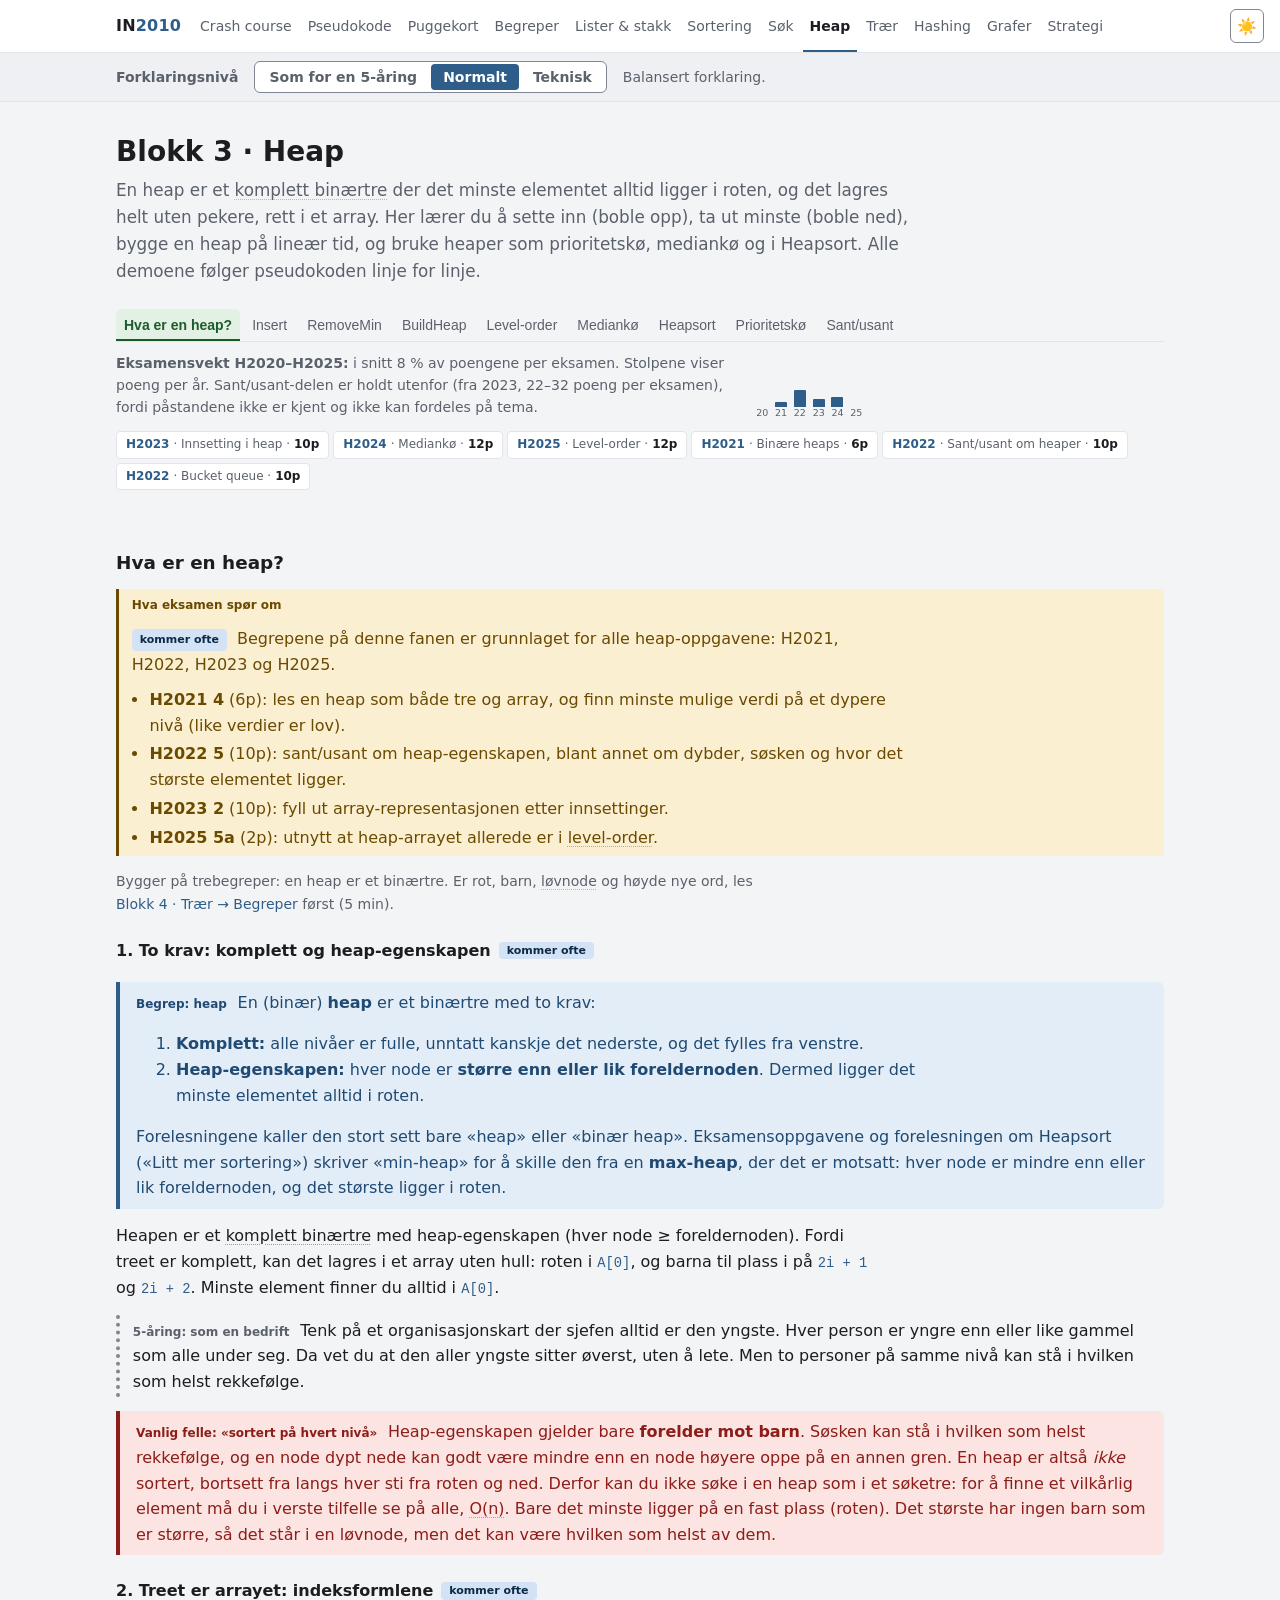
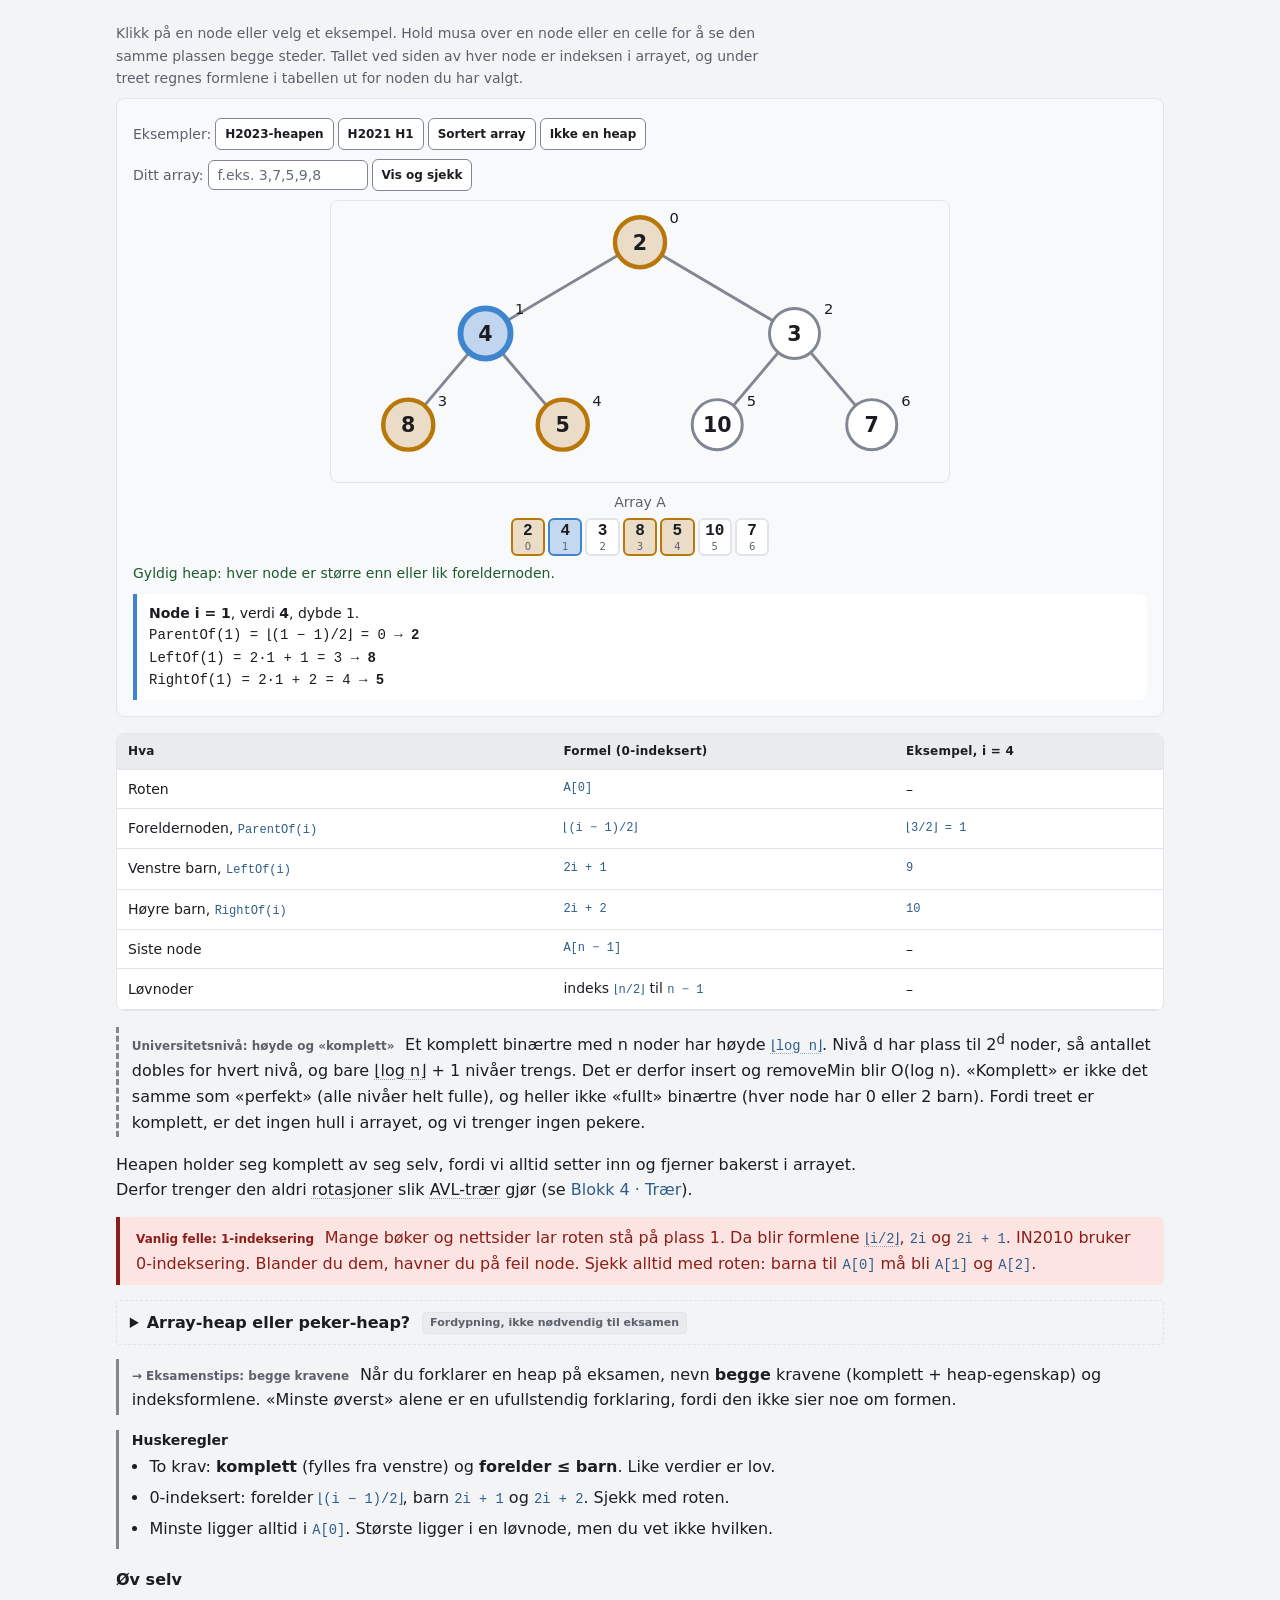
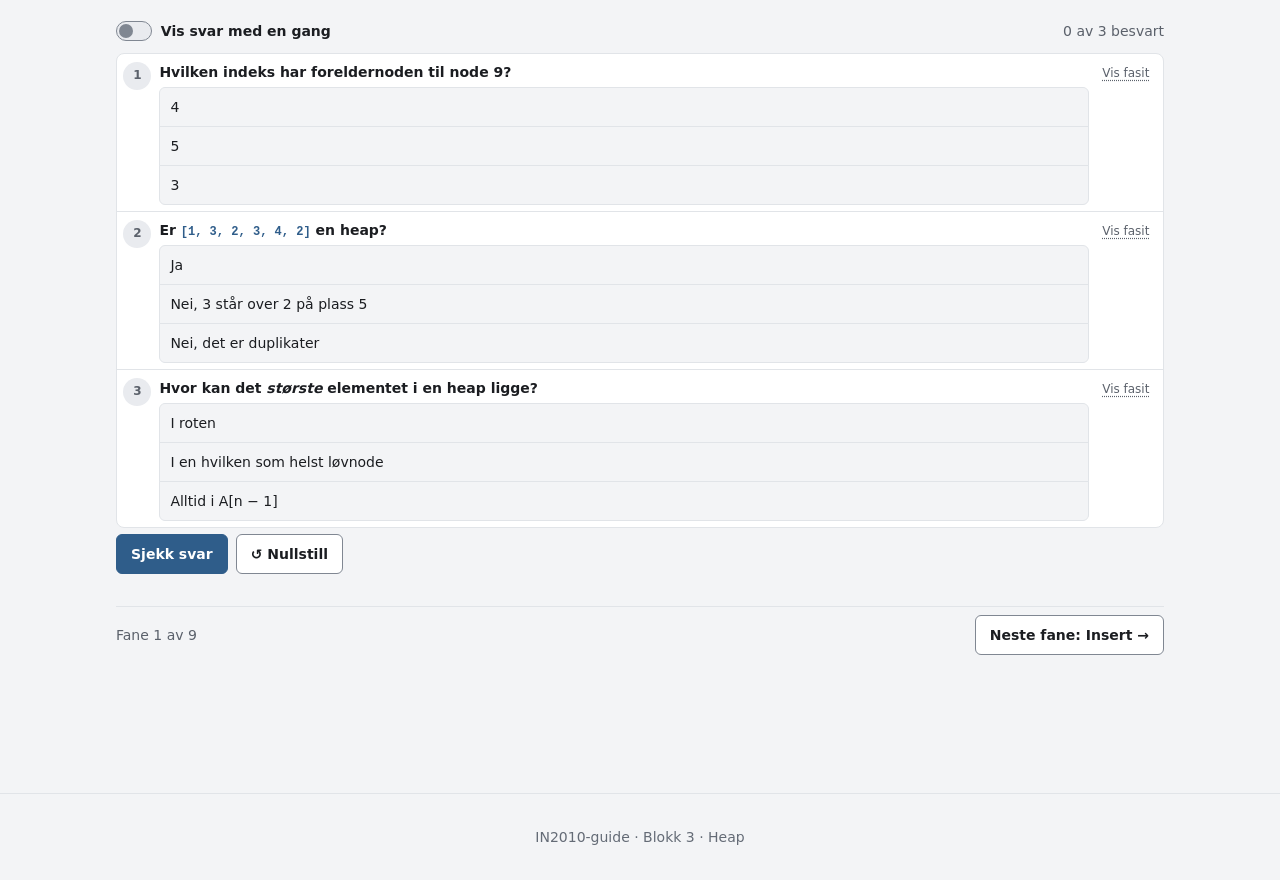
<file: 03-heap.html>
<!doctype html>
<html lang="nb">
<head>
  <meta charset="utf-8">
  <link rel="icon" href="data:,">
  <meta name="viewport" content="width=device-width, initial-scale=1">
  <title>Blokk 3 · Heap · IN2010</title>
  <meta name="description" content="Binære heaper i IN2010: array-representasjon, insert (boble opp), removeMin (boble ned), BuildMinHeap på O(n), level-order, mediankø, Heapsort og prioritetskøer – med stegvise demoer og eksamensoppgaver.">
  <script>(function(){try{var d=document.documentElement;var t=localStorage.getItem('in-theme');if(t!=='dark'&&t!=='system')t='light';if(t!=='system')d.setAttribute('data-theme',t);var l=localStorage.getItem('in-level');if(l!=='eli5'&&l!=='teknisk')l='normal';d.setAttribute('data-level',l);}catch(e){document.documentElement.setAttribute('data-theme','light');document.documentElement.setAttribute('data-level','normal');}})();</script>
  <link rel="stylesheet" href="assets/css/styles.css?v=20261127g">
  <link rel="stylesheet" href="assets/css/dra.css?v=20261127g">
  <link rel="stylesheet" href="assets/css/begrep-tips.css?v=20261127g">
</head>
<body data-page="heap">
  <a class="skip-link" href="#main">Hopp til innhold</a>
  <header id="topnav"></header>

  <main id="main" class="wrap">
    <div class="pagehead">
      <h1>Blokk 3 · Heap</h1>
      <p class="lead">En heap er et komplett binærtre der det minste elementet alltid ligger i roten, og det
        lagres helt uten pekere, rett i et array. Her lærer du å sette inn (boble opp), ta ut minste
        (boble ned), bygge en heap på lineær tid, og bruke heaper som prioritetskø, mediankø og i Heapsort.
        Alle demoene følger pseudokoden linje for linje.</p>
    </div>

    <div class="tabs" role="tablist" aria-label="Heap-temaer">
      <button data-tab="hva">Hva er en heap?</button>
      <button data-tab="innsetting">Insert</button>
      <button data-tab="removemin">RemoveMin</button>
      <button data-tab="buildheap">BuildHeap</button>
      <button data-tab="levelorder">Level-order</button>
      <button data-tab="median">Mediankø</button>
      <button data-tab="heapsort">Heapsort</button>
      <button data-tab="pk">Prioritetskø</button>
      <button data-tab="test">Sant/usant</button>
    </div>

    <div class="pagehead-info">
      <div class="badges">
        <span class="badge" data-go="innsetting"><b>H2023</b> · Innsetting i heap · <span class="pts">10p</span></span>
        <span class="badge" data-go="median"><b>H2024</b> · Mediankø · <span class="pts">12p</span></span>
        <span class="badge" data-go="levelorder"><b>H2025</b> · Level-order · <span class="pts">12p</span></span>
        <span class="badge" data-go="removemin"><b>H2021</b> · Binære heaps · <span class="pts">6p</span></span>
        <span class="badge" data-go="test"><b>H2022</b> · Sant/usant om heaper · <span class="pts">10p</span></span>
        <span class="badge" data-go="pk"><b>H2022</b> · Bucket queue · <span class="pts">10p</span></span>
      </div>
    </div>

    <!-- ================= HVA ER EN HEAP ================= -->
    <section data-panel="hva">
      <h3>Hva er en heap?</h3>
      <div class="callout eks-spor"><span class="lbl">Hva eksamen spør om</span>
        <p><span class="tag merke kjerne">kommer ofte</span> Begrepene på denne fanen er grunnlaget for alle heap-oppgavene:
          H2021, H2022, H2023 og H2025.</p>
        <ul>
          <li><b>H2021 4</b> (6p): les en heap som både tre og array, og finn minste mulige verdi på et dypere nivå (like verdier er lov).</li>
          <li><b>H2022 5</b> (10p): sant/usant om heap-egenskapen, blant annet om dybder, søsken og hvor det største elementet ligger.</li>
          <li><b>H2023 2</b> (10p): fyll ut array-representasjonen etter innsettinger.</li>
          <li><b>H2025 5a</b> (2p): utnytt at heap-arrayet allerede er i level-order.</li>
        </ul>
      </div>
      <p class="small muted">Bygger på trebegreper: en heap er et binærtre. Er rot, barn, løvnode og høyde nye ord, les
        <a href="04-traer.html#fane=begreper">Blokk 4 · Trær → Begreper</a> først (5 min).</p>

      <h4 class="del">1. To krav: komplett og heap-egenskapen <span class="tag merke kjerne">kommer ofte</span></h4>
      <div class="callout begrep"><span class="lbl">Begrep: heap</span>
        En (binær) <b>heap</b> er et binærtre med to krav:
        <ol>
          <li><b>Komplett:</b> alle nivåer er fulle, unntatt kanskje det nederste, og det fylles fra venstre.</li>
          <li><b>Heap-egenskapen:</b> hver node er <b>større enn eller lik foreldernoden</b>. Dermed ligger det minste elementet alltid i roten.</li>
        </ol>
        Forelesningene kaller den stort sett bare «heap» eller «binær heap». Eksamensoppgavene og forelesningen om Heapsort («Litt mer sortering») skriver «min-heap» for å skille
        den fra en <b>max-heap</b>, der det er motsatt: hver node er mindre enn eller lik foreldernoden, og det
        største ligger i roten.</div>
      <div id="intro-hva"></div>

      <div class="callout eli5"><span class="lbl">5-åring: som en bedrift</span>
        Tenk på et organisasjonskart der sjefen alltid er den yngste. Hver person er yngre enn eller like gammel
        som alle under seg. Da vet du at den aller yngste sitter øverst, uten å lete. Men to personer på samme
        nivå kan stå i hvilken som helst rekkefølge.</div>

      <div class="callout felle"><span class="lbl">Vanlig felle: «sortert på hvert nivå»</span>
        Heap-egenskapen gjelder bare <b>forelder mot barn</b>. Søsken kan stå i hvilken som helst rekkefølge, og en node
        dypt nede kan godt være mindre enn en node høyere oppe på en annen gren. En heap er altså <i>ikke</i> sortert,
        bortsett fra langs hver sti fra roten og ned. Derfor kan du ikke søke i en heap som i et søketre: for å finne
        et vilkårlig element må du i verste tilfelle se på alle, O(n). Bare det minste ligger på en fast plass (roten).
        Det største har ingen barn som er større, så det står i en løvnode, men det kan være hvilken som helst av dem.</div>

      <h4 class="del">2. Treet er arrayet: indeksformlene <span class="tag merke kjerne">kommer ofte</span></h4>
      <p class="muted small">Klikk på en node eller velg et eksempel. Hold musa over en node eller en celle for å se den
        samme plassen begge steder. Tallet ved siden av hver node er indeksen i arrayet, og under treet regnes
        formlene i tabellen ut for noden du har valgt.</p>
      <div class="hv-static">
        <div class="hv-tools">
          <span class="muted small">Eksempler:</span>
          <button class="btn sm" type="button" data-ex="2,4,3,8,5,10,7">H2023-heapen</button>
          <button class="btn sm" type="button" data-ex="4,28,11,43,32,27,55,59,66">H2021 H1</button>
          <button class="btn sm" type="button" data-ex="1,2,3,4,5,6,7,8,9,10,11,12">Sortert array</button>
          <button class="btn sm" type="button" data-ex="1,5,2,3,4">Ikke en heap</button>
        </div>
        <div class="hv-tools">
          <label class="muted small" for="ex-in">Ditt array:</label>
          <input id="ex-in" type="text" placeholder="f.eks. 3,7,5,9,8" aria-label="Eget array for indeksutforskeren">
          <button class="btn sm" type="button" id="ex-go">Vis og sjekk</button>
        </div>
        <div id="ex-stage"></div>
        <div class="hv-msg small" id="ex-msg" aria-live="polite"></div>
        <div class="hv-info small" id="ex-info" aria-live="polite"></div>
      </div>

      <div class="table-wrap">
        <table>
          <thead><tr><th>Hva</th><th>Formel (0-indeksert)</th><th>Eksempel, i = 4</th></tr></thead>
          <tbody>
            <tr><td>Roten</td><td class="mono">A[0]</td><td>–</td></tr>
            <tr><td>Foreldernoden, <span class="mono">ParentOf(i)</span></td><td class="mono">⌊(i − 1)/2⌋</td><td class="mono">⌊3/2⌋ = 1</td></tr>
            <tr><td>Venstre barn, <span class="mono">LeftOf(i)</span></td><td class="mono">2i + 1</td><td class="mono">9</td></tr>
            <tr><td>Høyre barn, <span class="mono">RightOf(i)</span></td><td class="mono">2i + 2</td><td class="mono">10</td></tr>
            <tr><td>Siste node</td><td class="mono">A[n − 1]</td><td>–</td></tr>
            <tr><td>Løvnoder</td><td>indeks <span class="mono">⌊n/2⌋</span> til <span class="mono">n − 1</span></td><td>–</td></tr>
          </tbody>
        </table>
      </div>

      <div class="callout uni"><span class="lbl">Universitetsnivå: høyde og «komplett»</span>
        Et komplett binærtre med n noder har høyde <span class="mono">⌊log n⌋</span>. Nivå d har plass til 2<sup>d</sup>
        noder, så antallet dobles for hvert nivå, og bare ⌊log n⌋ + 1 nivåer trengs. Det er derfor insert og removeMin blir
        O(log n). «Komplett» er ikke det samme som «perfekt» (alle nivåer helt fulle), og heller ikke «fullt» binærtre
        (hver node har 0 eller 2 barn). Fordi treet er komplett, er det ingen hull i arrayet, og vi trenger ingen pekere.</div>
      <p>Heapen holder seg komplett av seg selv, fordi vi alltid setter inn og fjerner bakerst i arrayet. Derfor
        trenger den aldri rotasjoner slik AVL-trær gjør (se <a href="04-traer.html">Blokk 4 · Trær</a>).</p>

      <div class="callout felle"><span class="lbl">Vanlig felle: 1-indeksering</span>
        Mange bøker og nettsider lar roten stå på plass 1. Da blir formlene <span class="mono">⌊i/2⌋</span>,
        <span class="mono">2i</span> og <span class="mono">2i + 1</span>. IN2010 bruker 0-indeksering. Blander du
        dem, havner du på feil node. Sjekk alltid med roten: barna til <span class="mono">A[0]</span> må bli
        <span class="mono">A[1]</span> og <span class="mono">A[2]</span>.</div>

      <details class="fordyp"><summary>Array-heap eller peker-heap? <span class="tag merke fordyp">Fordypning, ikke nødvendig til eksamen</span></summary>
        <div class="callout uni"><span class="lbl">Array-heap eller peker-heap?</span>
          Samme tre kan lagres med noder og pekere. Da trenger hver node en peker til forelderen (for å boble opp), og vi
          må finne den siste noden. Et triks: skriv nummeret til den siste noden (talt fra 1, i level-order) binært, og dropp
          første siffer. Resten er veien fra roten: <span class="mono">0</span> = venstre, <span class="mono">1</span> = høyre.
          For n = 6 er det <span class="mono">110</span> → «10» → høyre, så venstre. Det tar O(log n). Arrayet er likevel
          enklere og raskere, og det er det kurset og eksamen bruker.</div>
      </details>

      <div class="callout snarvei"><span class="lbl">Eksamenstips: begge kravene</span>
        Når du forklarer en heap på eksamen, nevn <b>begge</b> kravene (komplett + heap-egenskap) og indeksformlene.
        «Minste øverst» alene er en ufullstendig forklaring, fordi den ikke sier noe om formen.</div>

      <div class="husk"><h4>Huskeregler</h4><ul>
        <li>To krav: <b>komplett</b> (fylles fra venstre) og <b>forelder ≤ barn</b>. Like verdier er lov.</li>
        <li>0-indeksert: forelder <span class="mono">⌊(i − 1)/2⌋</span>, barn <span class="mono">2i + 1</span> og <span class="mono">2i + 2</span>. Sjekk med roten.</li>
        <li>Minste ligger alltid i <span class="mono">A[0]</span>. Største ligger i en løvnode, men du vet ikke hvilken.</li>
      </ul></div>

      <h4>Øv selv</h4>
      <div id="quiz-hva"></div>
    </section>

    <!-- ================= INSERT ================= -->
    <section data-panel="innsetting">
      <h3>Insert – boble opp</h3>
      <div class="callout eks-spor"><span class="lbl">Hva eksamen spør om</span>
        <p><span class="tag merke kjerne">kommer ofte</span> Spurt H2021, H2022 og H2023.</p>
        <ul>
          <li><b>H2023 2</b> (10p): sett inn 3, 5, 10, 8, 4, 2, 7 i et tomt array og skriv sluttraden (2p), forklar
            algoritmen med pseudokode (6p), og begrunn kjøretiden (2p).</li>
          <li><b>H2021 4b</b> (2p): hvordan ser heapen ut etter <span class="mono">Insert(7)</span>?</li>
          <li><b>H2022 5d</b>: sant/usant om at innsetting er O(log n) i verste tilfelle.</li>
        </ul>
      </div>
      <div id="intro-ins"></div>
      <div class="callout eksempel"><span class="lbl">Enkelt eksempel</span>
        Heapen er <span class="mono">[2, 4, 3]</span>, og vi setter inn 1. Den havner bakerst på plass 3. Forelderen er
        ⌊(3 − 1)/2⌋ = 1, med verdi 4. 1 &lt; 4, så de bytter. Nå står 1 på plass 1, og forelderen er plass 0 med verdi 2.
        1 &lt; 2, så de bytter igjen. 1 er i roten, og vi stopper: <span class="mono">[1, 2, 3, 4]</span>.</div>

      <div class="grid cols-2">
        <div class="heapviz"><div id="tracer-ins"></div></div>
        <div><h4 style="margin:.2rem 0 .4rem">Pseudokode (følger demoen)</h4><div id="pc-ins"></div></div>
      </div>

      <div class="callout uni"><span class="lbl">Universitetsnivå: hvorfor O(log n)</span>
        Hver runde i løkka gjør konstant arbeid og flytter i fra en node til foreldernoden, altså ett nivå opp.
        Indeksen halveres omtrent hver gang (i → ⌊(i − 1)/2⌋). Det nye elementet starter på plass n, som ligger på dybde
        ⌊log(n + 1)⌋, så det blir høyst ⌊log(n + 1)⌋ runder: høyden til treet etter innsettingen, O(log n). Best O(1) når det nye
        elementet allerede er større enn eller likt forelderen. Å sette inn n elementer ett og ett koster O(n log n) til
        sammen. Det er raskere å bygge med BuildMinHeap (O(n)) hvis du har alle elementene på forhånd.</div>

      <h4>Koden, linje for linje</h4>
      <div id="exp-ins"></div>

      <div class="callout felle"><span class="lbl">Vanlig felle: lete ovenfra</span>
        Å starte i roten og lete seg nedover etter riktig plass. Nytt element legges <b>alltid bakerst</b> (plass n), så
        treet forblir komplett, og så bobler det <b>opp</b>. Og: én innsetting er O(log n), ikke O(n log n).</div>

      <div class="callout snarvei"><span class="lbl">Snarvei for (a)-oppgaver</span>
        Tegn treet ved siden av arrayet og hold styr på bare én sti: fra den nye plassen og opp til roten. For hvert tall:
        legg bakerst, sammenlign med foreldernoden, bytt så lenge det nye er minst. Skriv bare <b>sluttraden</b> som svar.</div>

      <div class="husk"><h4>Huskeregler</h4><ul>
        <li>Legg bakerst, boble <b>opp</b> så lenge det nye er mindre enn foreldernoden.</li>
        <li>Én innsetting: O(log n), fordi den følger én sti opp til roten.</li>
      </ul></div>

      <h4>Eksamensoppgaven</h4>
      <div id="exam-innsetting"></div>

      <h4>Øv selv: sett linjene i riktig rekkefølge</h4>
      <div id="parsons-ins"></div>
      <div id="quiz-ins"></div>
    </section>

    <!-- ================= REMOVEMIN ================= -->
    <section data-panel="removemin">
      <h3>RemoveMin – boble ned</h3>
      <div class="callout eks-spor"><span class="lbl">Hva eksamen spør om</span>
        <p><span class="tag merke kjerne">kommer ofte</span> Spurt direkte H2021, og brukt som byggekloss i løsningene på
          H2024 og H2025.</p>
        <ul>
          <li><b>H2021 4a</b> (2p): hvordan ser heapen ut etter ett kall på <span class="mono">RemoveMin()</span>?</li>
          <li><b>H2021 4c</b> (2p): minste verdi som kan ligge på dybde 4, når du bare kjenner dybde 3 (like verdier er lov).</li>
          <li><b>H2024 7</b> (mediankø) og <b>H2025 6</b> (finn k minste): løsningene tar ut roten av en heap, O(log n) per uttak.</li>
        </ul>
      </div>
      <div id="intro-rm"></div>
      <div class="callout eksempel"><span class="lbl">Enkelt eksempel</span>
        Heapen er <span class="mono">[1, 3, 2, 7, 4]</span>. Vi tar vare på 1 og flytter det siste tallet, 4, opp i roten:
        <span class="mono">[4, 3, 2, 7]</span>. Barna til roten er 3 og 2, og det minste er 2. 4 &gt; 2, så de bytter:
        <span class="mono">[2, 3, 4, 7]</span>. 4 står nå på plass 2 og har ingen barn, så vi er ferdige og returnerer 1.</div>

      <div class="grid cols-2">
        <div class="heapviz"><div id="tracer-rm"></div></div>
        <div><h4 style="margin:.2rem 0 .4rem">Pseudokode (følger demoen)</h4><div id="pc-rm"></div></div>
      </div>
      <p class="muted small">Pseudokoden følger forelesningen: n endres ikke i prosedyren, og derfor står grensen som
        <span class="mono">n − 1</span> i løkka. Trykk på «?» ved linjene for å se hvorfor.</p>

      <h4>Koden, linje for linje</h4>
      <div id="exp-rm"></div>

      <div class="callout uni"><span class="lbl">Universitetsnivå: hvorfor siste element?</span>
        Det eneste vi kan fjerne og fortsatt ha et komplett tre, er den <b>siste</b> noden. Derfor flytter vi den til
        roten, og så reparerer vi heap-egenskapen nedover. Hver runde flytter i ett nivå ned (i → 2i + 1 eller 2i + 2),
        så det blir høyst ⌊log n⌋ runder: O(log n) i verste tilfelle. Siste element er gjerne stort, så det synker
        ofte nesten helt ned.</div>

      <div class="callout felle"><span class="lbl">Vanlig felle: feil barn</span>
        Det fristende er å bytte med «et» barn, eller med venstre. Du må bytte med det <b>minste</b> barnet. Bytter du med
        det største, havner det store tallet over sin mindre søsken, og heap-egenskapen er brutt på nytt.</div>

      <div class="husk"><h4>Huskeregler</h4><ul>
        <li>Ta vare på roten, flytt <b>siste</b> til roten, boble <b>ned</b> mot det <b>minste</b> barnet.</li>
        <li>Å lese minste er O(1). Å fjerne det er O(log n), fordi heapen må repareres.</li>
      </ul></div>

      <h4>Eksamensoppgaven</h4>
      <div id="exam-removemin"></div>
      <div class="callout sensor"><span class="lbl">Sensortips (H2021)</span>
        Deloppgavene er uavhengige: begge starter fra H1, ikke fra svaret på (a). I (c) er fellen å glemme at like
        verdier er lov. Forelder ≤ barn, ikke &lt;. Svaret 28 ga bare 1 av 2 poeng.</div>

      <h4>Øv selv: sett linjene i riktig rekkefølge</h4>
      <div id="parsons-rm"></div>
      <div id="quiz-rm"></div>
    </section>

    <!-- ================= BUILDHEAP ================= -->
    <section data-panel="buildheap">
      <h3>BuildHeap – fra array til heap på O(n)</h3>
      <div class="callout eks-spor"><span class="lbl">Hva eksamen spør om</span>
        <p><span class="tag merke kjerne">kommer ofte</span> Spurt H2022 og brukt i løsningen på H2025, men aldri som egen
          oppgave der du skal bygge heapen steg for steg.</p>
        <ul>
          <li><b>H2022 5a</b>: sant/usant om at et array med n elementer kan gjøres om til en heap i O(n) (sant).</li>
          <li><b>H2025 6</b> (finn k minste): sensorveiledningen bygger en heap i lineær tid og tar ut k ganger,
            O(n + k log n). Se <a href="02-sok.html#fane=kminste">Blokk 2 · Søk → Finn k minste</a>.</li>
        </ul>
      </div>
      <div id="intro-build"></div>
      <div class="callout eksempel"><span class="lbl">Enkelt eksempel</span>
        <span class="mono">[5, 3, 1]</span>: n = 3, og vi starter på ⌊3/2⌋ = 1. Plass 1 har ingen barn, så der skjer det
        ingenting. Så plass 0: barna er 3 og 1, og det minste er 1. 5 &gt; 1, så de bytter, og vi har
        <span class="mono">[1, 3, 5]</span>. Ett bytte, og det er en heap.</div>

      <div class="grid cols-2">
        <div class="heapviz"><div id="tracer-build"></div></div>
        <div class="pc-stack">
          <h4>BuildMinHeap</h4><div id="pc-build"></div>
          <h4>BubbleDownMin (hjelpeprosedyre)</h4><div id="pc-bdmin"></div>
        </div>
      </div>
      <p class="muted small">Forelesningen viser bare max-versjonen (BuildMaxHeap og BubbleDown, se fanen Heapsort).
        Her er de speilvendt til en heap med minste i roten: bare sammenligningene snus. H2025-løsningen bruker
        nettopp at en slik BuildMinHeap også er lineær.</p>

      <h4>Koden, linje for linje</h4>
      <div id="exp-build"></div>
      <div id="exp-bdmin"></div>

      <p>Kjøretiden er <b>O(n)</b>, ikke O(n log n). Løvnodene er allerede heaper, så de hoppes over. BubbleDown fra en
        node koster høyst like mye som høyden til noden, og de fleste nodene er lave og billige. Bare roten kan synke
        hele veien ned.</p>
      <details class="fordyp"><summary>Hvorfor summen blir O(n) <span class="tag merke fordyp">Fordypning, ikke nødvendig til eksamen</span></summary>
        <div class="callout uni"><span class="lbl">Universitetsnivå: hvorfor bare O(n)?</span>
          Det ser ut som ⌊n/2⌋ kall à O(log n), altså O(n log n). Men det er for grovt. BubbleDown fra en node koster høyst
          like mye som <b>høyden</b> til noden, og de fleste nodene er lave:
          <ul>
            <li>ca. n/2 noder er løvnoder (høyde 0) og koster ingenting,</li>
            <li>ca. n/4 har høyde 1, ca. n/8 har høyde 2, ca. n/16 høyde 3, …</li>
          </ul>
          Totalt: <span class="mono">n · (1/4 + 2/8 + 3/16 + …)</span>. Hvert ledd er høyden ganger andelen noder med den høyden.
          Nevneren dobles mens telleren bare vokser med 1, så leddene krymper raskt, og summen i parentesen blir nøyaktig 1.
          Arbeidet er altså høyst n, og BuildMinHeap er O(n). Selve beviset er ikke pensum. Det du må kunne, er
          <i>at</i> det er lineært, og intuisjonen: de mange nodene nederst er billige, og bare roten kan synke hele veien.</div>
      </details>

      <div class="callout felle"><span class="lbl">Vanlig felle: feil retning</span>
        Å gå <b>oppover</b> fra 0. BubbleDown krever at begge subtrærne allerede er heaper, og det har vi bare når vi
        går nedenfra og opp (down to). Den andre fellen: å svare O(n log n). Det er kjøretiden for n innsettinger, ikke
        for BuildMinHeap.</div>

      <div class="callout snarvei"><span class="lbl">Når bruker du hva?</span>
        Har du alle elementene på forhånd: BuildMinHeap, O(n). Kommer de ett og ett: insert hver gang, O(log n) per
        element. H2022 (a) «Et array med n elementer kan gjøres om til en heap i O(n)» er <b>sant</b>.</div>

      <div class="husk"><h4>Huskeregler</h4><ul>
        <li>Baklengs fra ⌊n/2⌋ ned til 0, og boble ned fra hver node. Løvnodene hoppes over.</li>
        <li>BuildMinHeap er O(n). n innsettinger er O(n log n).</li>
      </ul></div>

      <div id="quiz-build"></div>
    </section>

    <!-- ================= LEVEL-ORDER ================= -->
    <section data-panel="levelorder">
      <h3>Level-order – en heap er allerede i level-order</h3>
      <div class="callout eks-spor"><span class="lbl">Hva eksamen spør om</span>
        <p><span class="tag merke eksbas">eksamensbasert</span> Spurt H2025.</p>
        <ul>
          <li><b>H2025 5</b> (12p): (a) level-order for en heap i et array (2p), (b) level-order for et binært søketre (6p),
            (c) kjøretiden til begge (1p), og (d) hva som skjer når elementene settes inn i et nytt søketre i
            level-order (3p).</li>
        </ul>
      </div>
      <div class="callout begrep"><span class="lbl">Begrep: level-order</span>
        <b>Level-order</b> betyr å besøke nodene nivå for nivå: først roten (dybde 0), så alle nodene på dybde 1 fra
        venstre mot høyre, så dybde 2, og så videre. En heap fylles nettopp slik, så <b>arrayet er level-order</b>.</div>
      <div id="intro-lo"></div>

      <div class="grid cols-2">
        <div class="heapviz"><div id="tracer-lo"></div></div>
        <div><h4 style="margin:.2rem 0 .4rem">Pseudokode (følger demoen)</h4><div id="pc-lo"></div></div>
      </div>

      <h4>Koden, linje for linje</h4>
      <div id="exp-lo"></div>

      <div class="callout uni"><span class="lbl">Universitetsnivå: heap kontra binært søketre</span>
        For en heap er svaret gratis: O(n) bare for å kopiere (eller O(1) om du bare returnerer A). For et vanlig
        binærtre med pekere må du gjøre et <b>bredde-først søk med en kø</b>: legg roten i køen, ta ut forrest, legg
        barna bakerst. Det er også O(n). Med en stakk i stedet for kø får du dybde-først, og det er <i>ikke</i>
        level-order. Det trekker sensor for. Mer om trær og bredde-først søk (BFS) i <a href="04-traer.html">Blokk 4 · Trær</a>.</div>

      <div class="husk"><h4>Huskeregler</h4><ul>
        <li>Heap-arrayet <b>er</b> level-order: returner A.</li>
        <li>Vanlig tre: level-order = bredde-først = <b>kø</b>, ikke stakk.</li>
      </ul></div>

      <h4>Eksamensoppgaven</h4>
      <div id="exam-levelorder"></div>
      <div class="callout sensor"><span class="lbl">Eksamenstips (H2025)</span>
        I (a) er det ingen triks: skriv at arrayet allerede er i level-order, og vis en enkel løkke (eller returner A).
        Et bredde-først søk på heapen er unødvendig arbeid. Det enkle svaret viser at du har forstått array-representasjonen.</div>
    </section>

    <!-- ================= MEDIANKØ ================= -->
    <section data-panel="median">
      <h3>Mediankø – to heaper rygg mot rygg</h3>
      <div class="callout eks-spor"><span class="lbl">Hva eksamen spør om</span>
        <p><span class="tag merke eksbas">eksamensbasert</span> Spurt H2024.</p>
        <ul>
          <li><b>H2024 7</b> (12p): (a) de tre første medianene for 4, 1, 8, 3, 2 (1p), (b) hvordan du representerer en
            mediankø (1p), (c) insert og removeMedian (6p), (d) kjøretiden (2p), og (e) hvordan et binært søketre av
            medianene ser ut (2p).</li>
        </ul>
      </div>
      <div id="intro-med"></div>
      <div class="callout eli5"><span class="lbl">5-åring: to bunker</span>
        Del tallene i to bunker: de små og de store. I bunken med de små vil vi kunne se det <i>største</i> tallet raskt,
        og i bunken med de store det <i>minste</i>. Holder vi bunkene like store, eller lar den lille ha ett tall mer,
        ligger medianen alltid på toppen av den lille bunken.</div>

      <p class="muted small">Demoen setter inn tallene ett og ett og tar så ut medianen igjen og igjen. Til venstre står
        <span class="mono">Q.small</span> (max-heap), til høyre <span class="mono">Q.large</span> (minste øverst). Under
        heapene ser du alle tallene sortert, med medianen uthevet, og hva removeMedian har gitt så langt.</p>
      <div class="heapviz"><div id="tracer-med"></div></div>
      <div class="grid cols-3">
        <div><h4 style="margin:.2rem 0 .4rem">insert</h4><div id="pc-med-ins"></div></div>
        <div><h4 style="margin:.2rem 0 .4rem">balance</h4><div id="pc-med-bal"></div></div>
        <div><h4 style="margin:.2rem 0 .4rem">removeMedian</h4><div id="pc-med-rm"></div></div>
      </div>

      <h4>Koden, linje for linje</h4>
      <div id="exp-med-ins"></div>
      <div id="exp-med-bal"></div>
      <div id="exp-med-rm"></div>

      <div class="callout uni"><span class="lbl">Universitetsnivå: invarianten</span>
        To krav holdes hele tiden: (1) alt i <span class="mono">Q.small</span> ≤ alt i <span class="mono">Q.large</span>,
        og (2) <span class="mono">|Q.small| = |Q.large|</span> eller <span class="mono">|Q.small| = |Q.large| + 1</span>.
        Da er roten i <span class="mono">Q.small</span> medianen, både ved oddetall og ved partall (der oppgaven vil ha
        den minste av de to midterste). Hver operasjon er et konstant antall heap-operasjoner à O(log n), så både
        insert og removeMedian blir <b>O(log n)</b>.</div>

      <div class="husk"><h4>Huskeregler</h4><ul>
        <li><span class="mono">Q.small</span> = max-heap (nedre halvdel), <span class="mono">Q.large</span> = min-heap (øvre halvdel).</li>
        <li>Q.small har like mange eller ett mer. Da er roten i Q.small medianen.</li>
        <li>Begge operasjonene: O(log n).</li>
      </ul></div>

      <h4>Eksamensoppgaven</h4>
      <div id="exam-median"></div>

      <h4>(e) Hvordan ser det binære søketreet (BST) av medianene ut?</h4>
      <p>Med eksempelet 8, 3, 1, 5, 7 kommer medianene ut som 5, 3, 7, 1, 8. Settes de inn i et binært søketre i den
        rekkefølgen, blir første median roten, og resten blir vekselvis mindre og større enn alt som har kommet før:</p>
      <svg class="fig-svg" viewBox="0 0 320 190" role="img" aria-label="Skjevt Λ-formet binært søketre: rot 5, venstre kjede 3 og 1, høyre kjede 7 og 8">
        <line x1="160" y1="28" x2="105" y2="88"/><line x1="105" y1="88" x2="50" y2="150"/>
        <line x1="160" y1="28" x2="215" y2="88"/><line x1="215" y1="88" x2="270" y2="150"/>
        <circle class="root" cx="160" cy="28" r="17"/><text x="160" y="33" text-anchor="middle">5</text>
        <circle cx="105" cy="88" r="17"/><text x="105" y="93" text-anchor="middle">3</text>
        <circle cx="50" cy="150" r="17"/><text x="50" y="155" text-anchor="middle">1</text>
        <circle cx="215" cy="88" r="17"/><text x="215" y="93" text-anchor="middle">7</text>
        <circle cx="270" cy="150" r="17"/><text x="270" y="155" text-anchor="middle">8</text>
      </svg>
      <p class="muted small">Treet blir Λ-formet og helt skjevt: til venstre for roten har alle noder bare venstre barn,
        og til høyre bare høyre barn. Høyden blir omtrent n/2, så søk i treet blir lineært.</p>

      <div class="callout sensor"><span class="lbl">Sensortips (H2024)</span>
        To heaper gir full uttelling på (c). En sortert dobbeltlenket liste med midtpeker gir opptil 4 av 6 poeng, og en
        usortert struktur som sorteres ved behov opptil 2. Husk å si <i>hvilken</i> heap som er max og hvilken som er min,
        og knytt O(log n) i (d) til din egen løsning.</div>
    </section>

    <!-- ================= HEAPSORT ================= -->
    <section data-panel="heapsort">
      <h3>Heapsort – sorter med en max-heap, rett i arrayet</h3>
      <div class="callout eks-spor"><span class="lbl">Hva eksamen spør om</span>
        <p><span class="tag merke ny">pensum, ikke spurt før</span> Heapsort har aldri vært en egen eksamensoppgave, og den
          står ikke i de kjente sant/usant-påstandene. Sant/usant-delen fra 2023 er ikke kjent.</p>
        <ul>
          <li><b>H2023 3</b> og <b>H2023 4</b>: sensorveiledningene nevner Heapsort sammen med Merge sort og Quicksort som
            de raske sammenligningsbaserte sorteringsalgoritmene i pensum, O(n log n).</li>
          <li>Nyttig å kunne hvis den dukker opp: in-place, ikke stabil, O(n log n) også i verste tilfelle.</li>
        </ul>
      </div>
      <div id="intro-hs"></div>
      <div class="callout eli5"><span class="lbl">5-åring: selection sort med turbo</span>
        Heapsort gjør nesten det samme som selection sort: finn det største, legg det bakerst, og gjenta. Forskjellen er
        at heapen alltid har det største klart på toppen, så vi slipper å lete gjennom alt hver gang. Å rydde heapen etter
        et uttak tar bare noen få steg, selv når heapen er stor.</div>

      <div class="heapviz hv-side"><div id="tracer-hs"></div></div>
      <p class="muted small">Treet viser bare heapdelen A[0..i − 1]. Den grønne halen i arrayet er ferdig sortert og
        hører ikke lenger til heapen. Pseudokoden følger forelesningen «Litt mer sortering».</p>
      <div class="grid cols-2">
        <div class="pc-stack">
          <h4>HeapSort</h4><div id="pc-hs"></div>
          <h4>BuildMaxHeap</h4><div id="pc-bmax"></div>
        </div>
        <div class="pc-stack"><h4>BubbleDown (max-heap)</h4><div id="pc-bdmax"></div></div>
      </div>

      <h4>Koden, linje for linje</h4>
      <div id="exp-hs"></div>
      <div id="exp-bmax"></div>
      <div id="exp-bdmax"></div>

      <div class="callout uni"><span class="lbl">Universitetsnivå: kjøretid og egenskaper</span>
        Selection sort bruker O(n) per runde på å lete etter det neste elementet, og det gir O(n²). Heapsort bruker bare
        O(log n) per runde på å rydde heapen. BuildMaxHeap er O(n), og løkka gjør n runder med BubbleDown fra roten à O(log n), totalt <b>O(n log n)</b>, også i
        verste tilfelle. Den er <b>in-place</b>, fordi halen gjenbruker plassen heapen gir fra seg. Den er <b>ikke
        stabil</b>: byttet mellom roten og plass i flytter elementer langt, og like verdier kan bytte rekkefølge.
        Sammenlignet med Merge sort: samme kjøretid, men uten O(n) ekstra minne. Sammenlignet med Quicksort: ingen
        O(n²)-felle i verste tilfelle.</div>

      <div class="callout felle"><span class="lbl">Vanlig felle: min-heap for stigende sortering</span>
        In-place må du bruke en <b>max-heap</b>: det største flyttes bakerst. En alternativ variant er å bygge en heap med
        minste i roten og kalle removeMin n ganger inn i en <i>ny</i> liste. Det er også O(n log n), men ikke in-place.
        Og husk <span class="mono">BubbleDown(A, 0, i)</span>, ikke <span class="mono">n</span>. Ellers drar du den sorterte
        halen tilbake inn i heapen.</div>

      <p>Heapsort sammenlignet med de andre sorteringsalgoritmene: se <a href="01-sortering.html#fane=heap">Blokk 1 ·
        Sortering → Heapsort</a>.</p>

      <div class="husk"><h4>Huskeregler</h4><ul>
        <li>BuildMaxHeap, så bytt roten med <span class="mono">A[i]</span> og boble ned i <span class="mono">A[0..i − 1]</span>.</li>
        <li>O(n log n) i alle tilfeller, in-place, ikke stabil.</li>
      </ul></div>

      <div id="quiz-hs"></div>
    </section>

    <!-- ================= PRIORITETSKØ ================= -->
    <section data-panel="pk">
      <h3>Prioritetskø – der heapen brukes</h3>
      <div class="callout eks-spor"><span class="lbl">Hva eksamen spør om</span>
        <p><span class="tag merke kjerne">kommer ofte</span> Spurt direkte H2022, og prioritetskøen er en del av løsningen på
          oppgaver hvert år fra H2021 til H2025.</p>
        <ul>
          <li><b>H2022 10</b> (10p): bøttekø. Datastruktur (1p), Insert (3p), RemoveMin (4p) og kjøretid med N = 100 (2p).</li>
          <li><b>H2022 5e og 5h</b>: sant/usant om AVL-tre som prioritetskø og om Dijkstra med en prioritetskø med O(1) på alt.</li>
          <li>Brukt i løsningene på <b>H2021 13</b> (topologisk sortering med en heap ordnet etter tidsstempel), <b>H2023 6</b>
            (Prim), <b>H2024 2</b> (Huffman), <b>H2024 7</b> (mediankø) og <b>H2025 6</b> (finn k minste).</li>
        </ul>
      </div>

      <h4 class="del">1. Prioritetskøen og implementasjonene <span class="tag merke kjerne">kommer ofte</span></h4>
      <div id="intro-pk"></div>

      <p class="muted small">Lekeplassen: skriv et tall og trykk «insert», eller trykk «removeMin». Demoen kjører
        operasjonen steg for steg på heapen og følger pseudokoden til høyre. Ved siden av knappene ser du hva Peek gir.</p>
      <div class="hv-tools" id="pg-tools">
        <label class="muted small" for="pg-x">Tall:</label>
        <input id="pg-x" type="number" value="6" min="-99" max="999" aria-label="Tall som skal settes inn">
        <button class="btn sm primary" type="button" id="pg-ins">insert</button>
        <button class="btn sm" type="button" id="pg-rm">removeMin</button>
        <button class="btn sm" type="button" id="pg-rand">Tilfeldig heap</button>
        <button class="btn sm" type="button" id="pg-clear">Tøm</button>
        <span class="muted small" id="pg-peek" aria-live="polite"></span>
      </div>
      <div class="grid cols-2">
        <div class="heapviz"><div id="tracer-pg"></div></div>
        <div class="pc-stack">
          <h4>insert (HeapInsert)</h4><div id="pc-pg-ins"></div>
          <h4>removeMin</h4><div id="pc-pg-rm"></div>
        </div>
      </div>

      <div class="table-wrap">
        <table>
          <thead><tr><th>Implementasjon av prioritetskø</th><th>insert</th><th>removeMin</th><th>Kommentar</th></tr></thead>
          <tbody>
            <tr><td>Usortert liste</td><td>O(1)</td><td>O(n)</td><td>Må lete etter minste</td></tr>
            <tr><td>Sortert liste</td><td>O(n)</td><td>O(1)</td><td>Må finne plassen ved innsetting</td></tr>
            <tr><td><b>Binær heap</b></td><td><b>O(log n)</b></td><td><b>O(log n)</b></td><td>Standardvalget, rett i et array</td></tr>
            <tr><td>Balansert søketre (AVL)</td><td>O(log n)</td><td>O(log n)</td><td>Fungerer også (H2022 (e) er sant)</td></tr>
            <tr><td>Bøttekø (prioritet 0 … N − 1)</td><td>O(1)</td><td>O(N)</td><td>O(1) når N er en konstant (H2022 10)</td></tr>
          </tbody>
        </table>
      </div>

      <h4 class="del">2. Hvor brukes prioritetskøen? <span class="tag merke kjerne">kommer ofte</span></h4>
      <div class="grid cols-2">
        <div class="card"><b>Dijkstra og Prim</b>
          <p class="small">Ta alltid ut noden med lavest avstand (Dijkstra) eller billigst kant (Prim). Med en binær heap
            blir det <span class="mono">O((|V| + |E|) · log |V|)</span>. Med en tenkt prioritetskø med O(1) på alt ville
            Dijkstra blitt O(|V| + |E|). Flaskehalsen er altså køen (H2022 (h)). Se <a href="06-grafer.html">Blokk 6 · Grafer</a>.</p></div>
        <div class="card"><b>Huffman-koding</b>
          <p class="small">Ta ut de to trærne med lavest frekvens, slå dem sammen, og sett resultatet inn igjen. Med en heap
            blir hvert steg O(log n). Se <a href="04-traer.html">Blokk 4 · Trær</a>.</p></div>
        <div class="card"><b>Topologisk sortering med prioritet</b>
          <p class="small">Når flere noder er klare samtidig og skal velges etter en verdi (H2021 «Whops»), byttes køen ut med en
            heap: <span class="mono">O((|V| + |E|) · log |V|)</span>.</p></div>
        <div class="card"><b>Flett k sorterte lister</b>
          <p class="small">Legg det første elementet fra hver liste i en heap. Ta ut minste, og legg inn neste fra samme liste.
            Heapen har aldri mer enn k elementer, så n elementer totalt gir <span class="mono">O(n log k)</span>.</p></div>
      </div>

      <div class="callout snarvei"><span class="lbl">Finn k minste (H2025)</span>
        Heapen er nøkkelen til den raskeste løsningen på H2025 6: enten en max-heap med plass til k
        (<span class="mono">O(n log k)</span>), eller BuildMinHeap av hele arrayet og så removeMin k ganger
        (<span class="mono">O(n + k log n)</span>). Hele oppgaven, med demo og løsning, står i
        <a href="02-sok.html#fane=kminste">Blokk 2 · Søk → Finn k minste</a>.</div>

      <details class="fordyp"><summary>Når prioriteten endres (DecreasePriority) <span class="tag merke fordyp">Fordypning, ikke nødvendig til eksamen</span></summary>
        <div class="callout uni"><span class="lbl">Universitetsnivå: når prioriteten endres</span>
          Kort fortalt: Dijkstra-versjonen guiden bruker i <a href="06-grafer.html#fane=dijkstra">Blokk 6 · Grafer → Dijkstra</a>
          trenger ikke DecreasePriority. Den legger heller inn noden på nytt og hopper over gamle oppføringer.
          Resten av boksen forklarer hvorfor.<br><br>
          Den tradisjonelle Dijkstra legger alle noder inn med prioritet ∞ og kaller <span class="mono">DecreasePriority(queue, v, c)</span>
          når en kortere vei blir funnet. Analysen antar at dette er logaritmisk. Men en vanlig binær heap kan ikke det
          direkte, fordi vi ikke vet <i>hvor</i> i arrayet v ligger. I litteraturen løses det med såkalte <i>locators</i>
          (Goodrich &amp; Tamassia): hver node husker plassen sin, så den kan boble opp derfra. Kurset viser derfor også en
          versjon uten DecreasePriority: legg bare inn v på nytt med den nye prioriteten, og hopp over noder som allerede er
          ferdige når de tas ut igjen (<span class="mono">if u ∈ visited then continue</span>). Samme «late» triks brukes ofte
          med Pythons heapq. Køen kan bli større, men kjøretiden er fortsatt
          <span class="mono">O((|V| + |E|) · log |V|)</span>.</div>
      </details>

      <h4 class="del">3. Bøttekø: når prioritetene ligger i et fast område <span class="tag merke eksbas">eksamensbasert</span></h4>
      <p>En <b>bøttekø</b> (bucket queue) har ett array med N bøtter, én for hver prioritet fra 0 til N − 1, akkurat som
        bøttene i bøttesortering. Insert legger elementet i bøtta for prioriteten sin, O(1). RemoveMin leter fra bøtte 0 og
        oppover til den finner en som ikke er tom, O(N). Når N er en konstant, er begge O(1).</p>
      <h4>Koden, linje for linje</h4>
      <div id="exp-bq-ins"></div>
      <div id="exp-bq-rm"></div>
      <div class="callout felle"><span class="lbl">Vanlig felle: binær heap til bøttekø</span>
        Å svare med en binær heap. Den virker, men er O(log n) og gir lav uttelling (maks 4 av 10). Poenget er at
        prioritetene ligger i et fast, lite område. Da kan de brukes direkte som indeks, som i bøttesortering.</div>

      <div class="husk"><h4>Huskeregler</h4><ul>
        <li>Prioritetskø er grensesnittet (insert, removeMin, peek). Heapen er én implementasjon, med O(log n) på begge.</li>
        <li>Fast, lite område 0 … N − 1: bøttekø, O(1) når N er konstant.</li>
        <li>Dijkstra, Prim, Huffman og «finn k minste» bruker alle en prioritetskø.</li>
      </ul></div>

      <h4>Eksamensoppgaven: bøttekø (H2022)</h4>
      <div id="exam-pk"></div>
    </section>

    <!-- ================= SANT/USANT ================= -->
    <section data-panel="test">
      <h3>Sant eller usant? (heaper og prioritetskøer)</h3>
      <div class="callout eks-spor"><span class="lbl">Hva eksamen spør om</span>
        <p><span class="tag merke eksbas">eksamensbasert</span> Spurt H2022.</p>
        <ul>
          <li><b>H2022 5</b> (10p): ti sant/usant-påstander om heaper og prioritetskøer: BuildMinHeap, reversering, dybder,
            innsetting, AVL-tre, stier, søsken, Dijkstra, største element og de to dypeste nivåene.</li>
        </ul>
      </div>
      <p>Påstandene fra H2022 5, pluss noen ekstra fra samme tankegang. Svar på alle, og trykk så «Sjekk».</p>
      <div class="callout sensor"><span class="lbl">Eksamenstips: sant/usant (H2022)</span>
        Oppgaven har ti påstander og 10 poeng, så det er trolig 1 poeng per påstand (sensorveiledningen sier ikke noe om
        poengfordelingen). Les «alle», «hver» og «alltid» ekstra nøye. Heap-egenskapen sier bare noe om forelder og barn,
        så en påstand om at <i>verdiene</i> er ordnet mellom hele nivåer eller mellom søsken er usann. Påstander om
        <i>antall</i> noder på nivåene kan derimot være sanne, som (j).</div>
      <h4>Eksamensoppgaven</h4>
      <div id="exam-test"></div>
      <h4 style="margin-top:1.5rem">Påstandene</h4>
      <div id="tf-heap"></div>
      <h4 style="margin-top:1.5rem">Dra og plasser</h4>
      <div id="dra-heap"></div>

      <h3 style="margin-top:2rem">Test deg selv – heap og prioritetskø</h3>
      <p class="muted small">Disse påstandene har aldri stått på eksamen. De er laget ut fra hva eksamenene og
        sensorveiledningene H2020–H2025 tester igjen og igjen, så du kan sjekke at du kan det sensor ser etter.
        De oftest testede står først.</p>
      <div data-tf-gen="heap"></div>
    </section>
  </main>

  <footer class="footer">IN2010-guide · Blokk 3 · Heap</footer>

  <script src="assets/js/core.js?v=20261127g"></script>
<script src="assets/js/eksamensvekt.js?v=20261127g"></script>
  <script src="assets/js/varline.js?v=20261127g"></script>
  <script src="assets/js/viz-tree.js?v=20261127g"></script>
  <script src="assets/js/symboler.js?v=20261127g"></script>
  <script src="assets/js/begreper-data.js?v=20261127g"></script>
  <script src="assets/js/begrep-tips.js?v=20261127g"></script>
  <script src="assets/js/data-tf.js?v=20261127g"></script>
  <script src="assets/js/pseudocode.js?v=20261127g"></script>
  <script src="assets/js/stepplayer.js?v=20261127g"></script>
  <script src="assets/js/viz-bars.js?v=20261127g"></script>
  <script src="assets/js/data-algos.js?v=20261127g"></script>
  <script src="assets/js/data-heap.js?v=20261127g"></script>
  <script src="assets/js/perfekt/heap.js?v=20261127g"></script>
  <script src="assets/js/perfekt/delt.js?v=20261127g"></script>
  <script src="assets/js/kort/heap.js?v=20261127g"></script>
  <script src="assets/js/dra.js?v=20261127g"></script>
  <script src="assets/js/data-dra.js?v=20261127g"></script>
  <script>
  (function () {
    var IN = window.IN, qs = IN.qs, el = IN.el;
    function t(e, n, k) { return { eli5: e, normal: n, teknisk: k }; }
    function render(sel, key) { return IN.pseudo.render(sel, IN.algos[key], {}); }
    function bigO(sel, key) { var bo = IN.pseudo.bigO(IN.algos[key], { compact: true }); if (bo) qs(sel).parentNode.appendChild(bo); }
    function intro(sel, v) { IN.explain(sel, v, { label: "Nivå:" }); }
    function heapRender(s, ctx) { IN.vizHeap(ctx.stage, s); }

    var KF = IN.kortData.felles("heap"), LEG_INS = KF.LEG_INS, LEG_RM = KF.LEG_RM, LEG_LO = KF.LEG_LO;
    // Lekeplassen kjører både Insert og RemoveMin: alle fargene fra begge
    var LEG_PK = [
      { cls: "min", label: "minste (roten, x)" },
      { color: "var(--vf-teal)", label: "kopieres (siste → roten)" },
      { cls: "target", label: "elementet vi følger (i)" },
      { cls: "compare", label: "sammenlignes" },
      { cls: "swap", label: "byttes" },
      { cls: "sorted", label: "ferdig (ny heap)" }
    ];
    var LEG_BUILD = [
      { cls: "target", label: "noden vi jobber med" },
      { cls: "compare", label: "sammenlignes" },
      { cls: "swap", label: "byttes" },
      { cls: "sorted", label: "subtre som alt er en heap" }
    ].concat(IN.varLine ? IN.varLine.legend(["for"]) : []);
    var LEG_HS = [
      { cls: "target", label: "plass i / noden som synker" },
      { cls: "compare", label: "sammenlignes" },
      { cls: "swap", label: "byttes" },
      { cls: "sorted", label: "sortert hale" }
    ].concat(IN.varLine ? IN.varLine.legend(["for"]) : []);

    /* Badges: gå til fanen og åpne eksamenskortet */

    /* ================= HVA ER EN HEAP: indeksutforsker ================= */
    intro("#intro-hva", {
      eli5: "<p>En heap er en måte å ordne tall på, slik at det minste alltid ligger øverst. Tallene står i et tre, men vi lagrer dem bare i en vanlig rekke (et array), etasje for etasje. Plassen i rekka forteller hvem som er forelder og barn.</p>",
      normal: "<p>Heapen er et komplett binærtre med heap-egenskapen (hver node ≥ foreldernoden). Fordi treet er komplett, kan det lagres i et array uten hull: roten i <span class=\"mono\">A[0]</span>, og barna til plass i på <span class=\"mono\">2i + 1</span> og <span class=\"mono\">2i + 2</span>. Minste element finner du alltid i <span class=\"mono\">A[0]</span>.</p>",
      teknisk: "<p>En binær heap er en datastruktur, den vanligste implementasjonen av en prioritetskø, med to invarianter: strukturen (komplett binærtre) og ordenen (hver node ≥ foreldernoden). Strukturen gjør at treet kan lagres implisitt i et array i level-order, med <span class=\"mono\">ParentOf(i) = ⌊(i − 1)/2⌋</span>, <span class=\"mono\">LeftOf(i) = 2i + 1</span> og <span class=\"mono\">RightOf(i) = 2i + 2</span>. Høyden er ⌊log n⌋, og den gir O(log n) for insert og removeMin. Peek (se minste) er O(1).</p>"
    });

    var EX = { arr: [2, 4, 3, 8, 5, 10, 7], sel: 1, bad: null };
    var exStage = qs("#ex-stage"), exInfo = qs("#ex-info"), exMsg = qs("#ex-msg");
    function firstViolation(A) { for (var i = 1; i < A.length; i++) { var p = Math.floor((i - 1) / 2); if (A[p] > A[i]) return [p, i]; } return null; }
    function drawEx() {
      var A = EX.arr, n = A.length, i = Math.min(EX.sel, n - 1);
      var p = i > 0 ? Math.floor((i - 1) / 2) : null, l = 2 * i + 1, r = 2 * i + 2, rel = [];
      if (p != null) rel.push(p); if (l < n) rel.push(l); if (r < n) rel.push(r);
      var marks = { sel: i, rel: rel };
      var step = { array: A, marks: marks };
      if (EX.bad) { marks.compare = EX.bad; step.edge = EX.bad; }
      IN.vizHeap(exStage, step, { onNode: function (k) { EX.sel = k; drawEx(); } });
      function v(k) { return "<b>" + A[k] + "</b>"; }
      var html = "<div><b>Node i = " + i + "</b>, verdi " + v(i) + ", dybde " + Math.floor(Math.log2(i + 1)) + ".</div>";
      html += "<div class=\"hv-formula\">ParentOf(" + i + ") = " + (p == null ? "– (roten har ingen forelder)" : "⌊(" + i + " − 1)/2⌋ = " + p + " → " + v(p)) + "</div>";
      html += "<div class=\"hv-formula\">LeftOf(" + i + ") = 2·" + i + " + 1 = " + l + (l < n ? " → " + v(l) : " ≥ n = " + n + ": finnes ikke") + "</div>";
      html += "<div class=\"hv-formula\">RightOf(" + i + ") = 2·" + i + " + 2 = " + r + (r < n ? " → " + v(r) : " ≥ n = " + n + ": finnes ikke") + "</div>";
      if (l >= n) html += "<div>Ingen barn, så node " + i + " er en <b>løvnode</b>. Løvnodene er indeks ⌊n/2⌋ = " + Math.floor(n / 2) + " til n − 1 = " + (n - 1) + ".</div>";
      exInfo.innerHTML = html;
    }
    function setEx(arr) {
      EX.arr = arr.slice(0, 15); EX.sel = Math.min(1, EX.arr.length - 1);
      EX.bad = firstViolation(EX.arr);
      if (EX.bad) {
        exMsg.className = "hv-msg small bad";
        exMsg.textContent = "Ikke en heap: A[" + EX.bad[0] + "] = " + EX.arr[EX.bad[0]] + " er større enn barnet A[" + EX.bad[1] + "] = " + EX.arr[EX.bad[1]] + " (markert). Formen er likevel komplett, for et array har aldri hull.";
      } else {
        exMsg.className = "hv-msg small ok";
        exMsg.textContent = "Gyldig heap: hver node er større enn eller lik foreldernoden.";
      }
      drawEx();
    }
    IN.qsa("[data-ex]").forEach(function (b) {
      b.addEventListener("click", function () { setEx(b.getAttribute("data-ex").split(",").map(Number)); });
    });
    function parseInts(s, max) { return s.split(",").map(function (x) { return parseInt(x.trim(), 10); }).filter(function (x) { return !isNaN(x); }).slice(0, max || 10); }
    qs("#ex-go").addEventListener("click", function () { var v = parseInts(qs("#ex-in").value, 15); if (v.length) setEx(v); });
    qs("#ex-in").addEventListener("keydown", function (e) { if (e.key === "Enter") { e.preventDefault(); qs("#ex-go").click(); } });
    // Hover-synk tre ↔ array (uten ny tegning)
    exStage.addEventListener("mouseover", function (e) {
      var tg = e.target.closest && e.target.closest("[data-i]"); if (!tg) return;
      var k = tg.getAttribute("data-i");
      IN.qsa(".is-hover", exStage).forEach(function (x) { x.classList.remove("is-hover"); });
      IN.qsa('[data-i="' + k + '"]', exStage).forEach(function (x) { x.classList.add("is-hover"); });
    });
    exStage.addEventListener("mouseleave", function () { IN.qsa(".is-hover", exStage).forEach(function (x) { x.classList.remove("is-hover"); }); });
    setEx(EX.arr);

    IN.quiz("#quiz-hva", [
      { q: "Hvilken indeks har foreldernoden til node 9?", options: ["4", "5", "3"], answer: 0,
        explain: "⌊(9 − 1)/2⌋ = 4. (⌊9/2⌋ = 4 gir tilfeldigvis samme svar her, men prøv med i = 8: ⌊7/2⌋ = 3, mens ⌊8/2⌋ = 4 er feil.)" },
      { q: "Er <span class=\"mono\">[1, 3, 2, 3, 4, 2]</span> en heap?", options: ["Ja", "Nei, 3 står over 2 på plass 5", "Nei, det er duplikater"], answer: 0,
        explain: "Plass 5 har forelder ⌊4/2⌋ = 2, med verdi 2, og 2 ≤ 2 er lov. Plass 3 og 4 har forelder 1 (3 ≤ 3 og 3 ≤ 4). Like verdier er tillatt." },
      { q: "Hvor kan det <i>største</i> elementet i en heap ligge?", options: ["I roten", "I en hvilken som helst løvnode", "Alltid i A[n − 1]"], answer: 1,
        explain: "Det største har ingen barn som er større, men det kan stå i en hvilken som helst løvnode (med ulike verdier ligger det alltid i en løvnode). Derfor tar det O(n) å finne det (H2022 (i))." }
    ]);

    /* ================= INSERT ================= */
    intro("#intro-ins", {
      eli5: "<p>Et nytt tall stiller seg bakerst i køen, nederst i treet. Så sammenligner det seg med «sjefen» over seg. Er det nye tallet mindre, bytter de plass. Det fortsetter til tallet møter en sjef som er mindre, eller til det står helt på toppen.</p>",
      normal: "<p>Legg x på første ledige plass, <span class=\"mono\">A[n]</span>, så treet forblir komplett. Så lenge x er mindre enn foreldernoden, bytter vi dem. Det kalles å <b>boble opp</b>. O(log n).</p>",
      teknisk: "<p>Å skrive til <span class=\"mono\">A[n]</span> bevarer formen, men kan bryte heap-egenskapen langs én sti: mellom den nye noden og forfedrene. Boble opp reparerer den stien. Etter hvert bytte er heap-egenskapen bare mulig brutt mellom i og foreldernoden. Løkka slutter når i = 0 eller når forelderen ≤ A[i]. Den nye noden står på plass n, på dybde ⌊log(n + 1)⌋, så det blir høyst ⌊log(n + 1)⌋ runder, altså O(log n) i verste tilfelle.</p>"
    });
    var hIns = render("#pc-ins", "heapInsert");
    IN.stepPlayer("#tracer-ins", {
      generate: IN.gen.heapInsert,
      presets: { "H2023 (a)": [3, 5, 10, 8, 4, 2, 7], "Stigende (ingen bytter)": [1, 2, 3, 4, 5, 6], "Synkende (mange bytter)": [7, 6, 5, 4, 3, 2, 1] },
      render: heapRender, pseudo: hIns, legend: LEG_INS, countControl: { min: 3, max: 12 }, inputLabel: "f.eks. 3,5,10,8"
    });
    bigO("#pc-ins", "heapInsert");
    IN.pseudo.explainer("#exp-ins", IN.algos.heapInsert, {});
    IN.pseudo.parsons("#parsons-ins", IN.algos.heapInsert, {});
    IN.quiz("#quiz-ins", [
      { q: "Du setter inn 1 i heapen <span class=\"mono\">[2, 4, 3, 8, 5]</span>. Hva blir resultatet?", options: ["[1, 4, 2, 8, 5, 3]", "[1, 2, 3, 8, 5, 4]", "[1, 4, 3, 8, 5, 2]"], answer: 0,
        explain: "1 legges på plass 5 med forelder ⌊4/2⌋ = 2 (verdi 3): bytt. Så plass 2, forelder 0 (verdi 2): bytt. Da står 1 i roten: [1, 4, 2, 8, 5, 3]." },
      { q: "Hvorfor legges nytt element bakerst, og ikke i roten?", options: ["For at treet skal forbli komplett", "For at det skal bli sortert", "Fordi roten er opptatt"], answer: 0,
        explain: "Plass n er den eneste plassen vi kan fylle uten å lage hull. Formen er i orden fra start, og så reparerer vi ordenen med boble opp." }
    ]);
    IN.kortData.render("heap", "#exam-innsetting");

    /* ================= REMOVEMIN ================= */
    intro("#intro-rm", {
      eli5: "<p>Det minste tallet sitter alltid på toppen, så det er lett å ta. Men da blir toppen tom. Vi tar det bakerste tallet og setter det på toppen. Så lar vi det synke ned, ved å bytte med det minste barnet, helt til det står riktig.</p>",
      normal: "<p>Ta vare på <span class=\"mono\">A[0]</span>, flytt siste element til roten, og la det <b>boble ned</b>. Bytt med det <b>minste</b> barnet så lenge et barn er mindre. O(log n).</p>",
      teknisk: "<p>Minimum er roten (O(1)). For å bevare formen fjernes den siste noden, og verdien dens flyttes til roten. Heap-egenskapen kan da bare være brutt mellom i og barna. Ved å bytte med det minste barnet blir minimum av de tre forelder, og feilen flyttes ett nivå ned. Høyst ⌊log n⌋ runder, altså O(log n) i verste tilfelle.</p>"
    });
    var hRm = render("#pc-rm", "removeMin");
    IN.stepPlayer("#tracer-rm", {
      generate: IN.gen.removeMin,
      presets: { "H2021 H1": [4, 28, 11, 43, 32, 27, 55, 59, 66], "Liten heap": [1, 3, 2, 7, 4, 5, 6], "Like verdier": [2, 2, 3, 2, 5, 4] },
      render: heapRender, pseudo: hRm, legend: LEG_RM, countControl: { min: 3, max: 12 }, inputLabel: "f.eks. 1,3,2,7,4"
    });
    bigO("#pc-rm", "removeMin");
    IN.pseudo.explainer("#exp-rm", IN.algos.removeMin, {});
    IN.pseudo.parsons("#parsons-rm", IN.algos.removeMin, {});
    IN.quiz("#quiz-rm", [
      { q: "Heapen er <span class=\"mono\">[1, 5, 2, 6, 7, 3]</span>. Hvordan ser den ut etter removeMin?", options: ["[2, 5, 3, 6, 7]", "[3, 5, 2, 6, 7]", "[2, 3, 5, 6, 7]"], answer: 0,
        explain: "3 flyttes til roten: [3, 5, 2, 6, 7]. Minste barn er 2 (plass 2): bytt → [2, 5, 3, 6, 7]. Plass 2 har barn på 5 og 6, som ikke finnes i en heap med 5 elementer, så vi stopper." },
      { q: "Hvorfor sammenligner løkka med <span class=\"mono\">n − 1</span> og ikke <span class=\"mono\">n</span> i forelesningens RemoveMin?", options: ["Fordi heapen har krympet med ett element, men n er ikke oppdatert", "Fordi siste element alltid er størst", "Fordi roten ikke telles"], answer: 0,
        explain: "Etter at siste element er flyttet opp, er heapen A[0..n − 2]. Prosedyren endrer ikke n, så grensen må skrives n − 1." }
    ]);
    IN.kortData.render("heap", "#exam-removemin");

    /* ================= BUILDHEAP ================= */
    intro("#intro-build", {
      eli5: "<p>Har vi alle tallene på en gang, trenger vi ikke sette dem inn ett og ett. Vi legger dem rett inn i treet, i den rekkefølgen de står. Så rydder vi nedenfra: hvert tall som har barn, får synke til det står riktig. Vi begynner nederst og går mot toppen.</p>",
      normal: "<p><b>BuildMinHeap</b> gjør et vilkårlig array om til en heap. Løvnodene er allerede heaper. Gå baklengs fra ⌊n/2⌋ til 0, og la hver node boble ned. Totalt <b>O(n)</b>, raskere enn n innsettinger (O(n log n)).</p>",
      teknisk: "<p>Invariant: når vi er ferdige med i, er alle subtrær med rot ≥ i heaper. Da holder forutsetningen til BubbleDown (begge subtrær er heaper) for neste i. Kostnaden er summen av høydene, og den er O(n). Analysen står nedenfor.</p>"
    });
    var hBuild = render("#pc-build", "buildMinHeap"), hBdMin = render("#pc-bdmin", "bubbleDownMin");
    IN.stepPlayer("#tracer-build", {
      generate: IN.gen.buildMinHeap,
      presets: { "Rotete": [9, 4, 7, 1, 8, 2, 6, 3, 5], "Omvendt (verst)": [9, 8, 7, 6, 5, 4, 3, 2, 1], "Alt en heap": [1, 2, 3, 4, 5, 6, 7] },
      render: heapRender, pseudo: IN.pseudoGroup([hBuild, hBdMin]), legend: LEG_BUILD, countControl: { min: 3, max: 12 }, inputLabel: "f.eks. 9,4,7,1,8"
    });
    bigO("#pc-bdmin", "buildMinHeap");
    IN.pseudo.explainer("#exp-build", IN.algos.buildMinHeap, {});
    IN.pseudo.explainer("#exp-bdmin", IN.algos.bubbleDownMin, {});
    IN.quiz("#quiz-build", [
      { q: "Hvorfor kan BuildMinHeap hoppe over løvnodene?", options: ["En enkelt node er alltid en heap", "Løvnodene er alltid de største", "De blir behandlet av removeMin senere"], answer: 0,
        explain: "En løvnode har ingen barn, så heap-egenskapen kan ikke være brutt under den." },
      { q: "Hva er kjøretiden for å bygge en heap av n elementer med BuildMinHeap?", options: ["O(n)", "O(n log n)", "O(log n)"], answer: 0,
        explain: "De fleste nodene er lave og billige. Summen av høydene er O(n). n innsettinger ville vært O(n log n)." }
    ]);

    /* ================= LEVEL-ORDER ================= */
    intro("#intro-lo", {
      eli5: "<p>Les treet slik du leser en bok: øverste linje først, fra venstre mot høyre, så neste linje. En heap ligger allerede i arrayet i akkurat den rekkefølgen!</p>",
      normal: "<p>Level-order besøker nodene nivå for nivå. En heap fylles nivå for nivå fra venstre, så <span class=\"mono\">A[0], A[1], …, A[n − 1]</span> er allerede level-order. O(n).</p>",
      teknisk: "<p>Indeks i ligger på dybde ⌊log(i + 1)⌋. Nivå d dekker indeksene 2<sup>d</sup> − 1 til 2<sup>d + 1</sup> − 2, så indeksrekkefølgen er nøyaktig level-order. LevelOrderHeap er derfor en kopi, O(n), eller O(1) hvis vi returnerer A selv.</p>"
    });
    var hLo = render("#pc-lo", "levelOrderHeap");
    IN.stepPlayer("#tracer-lo", {
      generate: IN.gen.levelOrderHeap,
      presets: { "H2023-heapen": [2, 4, 3, 8, 5, 10, 7], "H2021 H1": [4, 28, 11, 43, 32, 27, 55, 59, 66] },
      render: heapRender, pseudo: hLo, legend: LEG_LO, countControl: { min: 3, max: 15 }
    });
    bigO("#pc-lo", "levelOrderHeap");
    IN.pseudo.explainer("#exp-lo", IN.algos.levelOrderHeap, {});
    IN.kortData.render("heap", "#exam-levelorder");

    /* ================= MEDIANKØ ================= */
    intro("#intro-med", {
      eli5: "<p>Medianen er tallet i midten når alle står i rekkefølge. Vi holder tallene i to bunker: en for den minste halvdelen (med det største av dem øverst) og en for den største halvdelen (med det minste øverst). Da ligger midten alltid på toppen av den første bunken.</p>",
      normal: "<p>En <b>mediankø</b> har <span class=\"mono\">insert(Q, x)</span> og <span class=\"mono\">removeMedian(Q)</span>. Bruk to heaper: <span class=\"mono\">Q.small</span> er en <b>max-heap</b> med den nedre halvdelen, og <span class=\"mono\">Q.large</span> er en heap (minste i roten) med den øvre. Etter hver operasjon balanserer vi, slik at Q.small har like mange eller ett mer. Begge operasjonene er O(log n).</p>",
      teknisk: "<p>Invariantene er orden (max(Q.small) ≤ min(Q.large)) og størrelse (|Q.small| − |Q.large| ∈ {0, 1}). Insert velger bunke ved å sammenligne med <span class=\"mono\">Peek(Q.small)</span>, og Balance flytter høyst ett element. Hver operasjon er O(1) heap-operasjoner à O(log n). Ved partall er roten i Q.small den nedre av de to midterste, akkurat som oppgaven definerer medianen.</p>"
    });
    var hMi = render("#pc-med-ins", "medianInsert"), hMb = render("#pc-med-bal", "medianBalance"), hMr = render("#pc-med-rm", "removeMedian");
    IN.stepPlayer("#tracer-med", {
      generate: function (v) { return IN.heapGen.median(v, v.length); },
      presets: { "H2024 (a)": [4, 1, 8, 3, 2], "Eksempelet": [8, 3, 1, 5, 7], "Stigende": [1, 2, 3, 4, 5, 6] },
      render: function (s, ctx) { IN.vizMedian(ctx.stage, s); },
      pseudo: IN.pseudoGroup([hMi, hMb, hMr]),
      countControl: { min: 3, max: 9 }, inputLabel: "f.eks. 4,1,8,3,2"
    });
    bigO("#pc-med-ins", "medianInsert");
    IN.pseudo.explainer("#exp-med-ins", IN.algos.medianInsert, {});
    IN.pseudo.explainer("#exp-med-bal", IN.algos.medianBalance, {});
    IN.pseudo.explainer("#exp-med-rm", IN.algos.removeMedian, {});
    IN.kortData.render("heap", "#exam-median");

    /* ================= HEAPSORT ================= */
    intro("#intro-hs", {
      eli5: "<p>Først ordner vi tallene som et tre der det STØRSTE ligger øverst. Så bytter vi toppen med det bakerste tallet. Nå står det største riktig, helt bakerst. Vi lar det nye tallet på toppen synke, og gjentar med resten. Halen bakerst blir lengre og lengre, og til slutt er alt sortert.</p>",
      normal: "<p>Heapsort (forelesningen «Litt mer sortering»): <b>BuildMaxHeap</b> på O(n). Så, for i fra n − 1 ned til 0: bytt roten (største) med <span class=\"mono\">A[i]</span>, og la den nye roten boble ned i heapen <span class=\"mono\">A[0..i − 1]</span>. O(n log n), in-place.</p>",
      teknisk: "<p>Invariant: <span class=\"mono\">A[0..i]</span> er en max-heap, og <span class=\"mono\">A[i + 1..n − 1]</span> inneholder de n − 1 − i største elementene i sortert rekkefølge. Hver runde er en removeMax der det fjernede elementet lagres i plassen som ble ledig. O(n) + n · O(log n) = O(n log n) i alle tilfeller. In-place, men ikke stabil.</p>"
    });
    var hHs = render("#pc-hs", "heapSort"), hBmax = render("#pc-bmax", "buildMaxHeap"), hBdMax = render("#pc-bdmax", "heapBubbleDown");
    IN.stepPlayer("#tracer-hs", {
      generate: IN.gen.heapSort,
      presets: { "Rotete": [5, 2, 9, 1, 7, 3, 8], "Omvendt": [7, 6, 5, 4, 3, 2, 1], "Med like": [3, 1, 3, 2, 1] },
      render: heapRender, pseudo: IN.pseudoGroup([hHs, hBmax, hBdMax]), legend: LEG_HS, countControl: { min: 3, max: 10 }, inputLabel: "f.eks. 5,2,9,1,7"
    });
    bigO("#pc-hs", "heapSort");
    IN.pseudo.explainer("#exp-hs", IN.algos.heapSort, {});
    IN.pseudo.explainer("#exp-bmax", IN.algos.buildMaxHeap, {});
    IN.pseudo.explainer("#exp-bdmax", IN.algos.heapBubbleDown, {});
    IN.quiz("#quiz-hs", [
      { q: "Hvorfor kalles <span class=\"mono\">BubbleDown(A, 0, i)</span> med i, og ikke med n?", options: ["Plassene fra i og utover er den sorterte halen og skal ikke røres", "Fordi i alltid er større enn n", "For at det skal gå raskere"], answer: 0,
        explain: "Heapen er nå bare A[0..i − 1]. Med n ville BubbleDown sett de ferdig plasserte, store tallene som barn og byttet dem tilbake opp." },
      { q: "Hvilken kjøretid har Heapsort i verste tilfelle?", options: ["O(n log n)", "O(n²)", "O(n)"], answer: 0,
        explain: "BuildMaxHeap er O(n) og hver av de n rundene O(log n), også i verste tilfelle. Det er fordelen over Quicksort." }
    ]);

    /* ================= PRIORITETSKØ ================= */
    intro("#intro-pk", {
      eli5: "<p>En prioritetskø er som legevakten: den som trenger hjelp mest, kommer først, uansett når de kom. Heapen er en rask måte å holde orden på det: den viktigste ligger alltid øverst.</p>",
      normal: "<p>En <b>prioritetskø</b> er en ADT med <span class=\"mono\">insert(e)</span> og <span class=\"mono\">removeMin()</span> (ofte kalt push og pop), og gjerne peek. Den binære heapen gir O(log n) på begge, og det er derfor den brukes i Dijkstra, Prim, Huffman og mye mer.</p>",
      teknisk: "<p>Prioritetskøen er grensesnittet, og heapen er én implementasjon. Valget avgjør kjøretiden til algoritmene som bruker den. For Dijkstra er køoperasjonene flaskehalsen. Når prioritetene er små heltall i et fast område, kan en bøttekø slå heapen. Se tabellen.</p>"
    });
    var PG = { H: [5, 9, 12, 13, 20, 15], op: null };
    var hPgI = render("#pc-pg-ins", "heapInsert"), hPgR = render("#pc-pg-rm", "removeMin");
    var pgPeek = qs("#pg-peek");
    function pgGen(inp) {
      var op = PG.op, st;
      PG.op = null;
      if (!op) st = [{ line: null, array: inp.slice(), size: inp.length, marks: { ghost: true },
        text: t("Velg «insert» med et tall, eller «removeMin».", "Heap: [" + inp.join(", ") + "]. Velg en operasjon.", "Tilstand: [" + inp.join(", ") + "], n = " + inp.length + ". Velg insert(x) eller removeMin().") }];
      else if (op === "rm") st = IN.heapGen.removeMin(inp, 1).map(function (s) { var c = {}; for (var k in s) c[k] = s[k]; if (c.line != null) c.line += 100; return c; });
      else st = IN.heapGen.insert([op.x], inp);
      PG.H = st[st.length - 1].array.slice();
      pgPeek.textContent = PG.H.length ? "Peek: minste er " + PG.H[0] + " · n = " + PG.H.length : "Heapen er tom";
      return st;
    }
    var pg = IN.stepPlayer("#tracer-pg", {
      generate: pgGen, initial: PG.H, render: heapRender, pseudo: IN.pseudoGroup([hPgI, hPgR]), legend: LEG_PK
    });
    function pgRun(op) { PG.op = op; pg.setInput(PG.H); }
    qs("#pg-ins").addEventListener("click", function () {
      var x = parseInt(qs("#pg-x").value, 10);
      if (isNaN(x)) return;
      if (PG.H.length >= 15) { pgPeek.textContent = "Lekeplassen har plass til 15 tall. Ta ut noen først."; return; }
      pgRun({ x: x });
      qs("#pg-x").value = String(1 + Math.floor(Math.random() * 30));
    });
    qs("#pg-x").addEventListener("keydown", function (e) { if (e.key === "Enter") { e.preventDefault(); qs("#pg-ins").click(); } });
    qs("#pg-rm").addEventListener("click", function () {
      if (!PG.H.length) { pgPeek.textContent = "Heapen er tom: ingenting å ta ut."; return; }
      pgRun("rm");
    });
    qs("#pg-rand").addEventListener("click", function () {
      var a = []; for (var i = 0; i < 7; i++) a.push(1 + Math.floor(Math.random() * 40));
      PG.H = IN.heapUtil.buildMin(a); pgRun(null);
    });
    qs("#pg-clear").addEventListener("click", function () { PG.H = []; pgRun(null); });

    IN.kortData.render("heap", "#exam-pk");
    IN.pseudo.explainer("#exp-bq-ins", IN.algos.bucketQueueInsert, {});
    IN.pseudo.explainer("#exp-bq-rm", IN.algos.bucketQueueRemoveMin, {});


    /* ================= SANT/USANT ================= */
    var TF = [
      { s: "Et array med n elementer kan gjøres om til en heap i O(n).", answer: true, explain: "Sant. BuildMinHeap bobler ned nedenfra og opp, og summen av høydene er O(n). (H2022 5a)", kilde: "H2022" },
      { s: "Reverserer vi arrayet til en heap (minste i roten), får vi en max-heap.", answer: false, explain: "Usant. Moteksempel: [1, 2, 5, 3, 4] reversert er [4, 3, 5, 2, 1], og der er 5 barn av 4. (H2022 5b)", kilde: "H2022" },
      { s: "Alle elementer på dybde d er mindre enn alle elementer på dybde d + 1.", answer: false, explain: "Usant. Heap-egenskapen gjelder bare forelder mot barn. I [1, 2, 9, 3] er 9 på dybde 1 større enn 3 på dybde 2. (H2022 5c)", kilde: "H2022" },
      { s: "Innsetting i en heap med n elementer er O(log n) i verste tilfelle.", answer: true, explain: "Sant. Boble opp går høyst fra den nye løvnoden til roten, altså høyden til treet: ⌊log(n + 1)⌋ nivåer, O(log n). (H2022 5d)", kilde: "H2022" },
      { s: "Et AVL-tre kan brukes som prioritetskø med samme kjøretid som en heap.", answer: true, explain: "Sant. Innsetting og å fjerne minste (lengst til venstre) er begge O(log n) i et AVL-tre. (H2022 5e)", kilde: "H2022" },
      { s: "Langs en sti fra roten til en løvnode er nodene ordnet fra minst til størst.", answer: true, explain: "Sant. Hver node er større enn eller lik foreldernoden, så verdiene vokser (eller står stille) nedover. (H2022 5f)", kilde: "H2022" },
      { s: "Bytter to søskennoder plass, er det fremdeles en heap.", answer: false, explain: "Usant (sensor kalte den litt tvetydig). Søsknene har samme forelder, men barna under dem følger ikke med, og da kan heap-egenskapen brytes lenger ned. Eksempel: [1, 2, 5, 3] → [1, 5, 2, 3] gir 3 under 5. (H2022 5g)", kilde: "H2022" },
      { s: "Med en prioritetskø der alle operasjoner er O(1), ville Dijkstra blitt O(|V| + |E|).", answer: true, explain: "Sant. Utenom køen gjør Dijkstra bare lineært arbeid over noder og kanter. Køen er flaskehalsen. (H2022 5h)", kilde: "H2022" },
      { s: "Det største elementet i en heap (minste i roten) kan finnes i O(log n).", answer: false, explain: "Usant. Det kan ligge i en hvilken som helst løvnode, og omtrent halvparten av nodene er løvnoder, så det er O(n). (H2022 i)", kilde: "H2022" },
      { s: "Over halvparten av elementene i en heap ligger på de to dypeste nivåene.", answer: true, explain: "Sant. Det nest nederste nivået er fullt, og et fullt nivå har én node mer enn alle nivåene over til sammen (2<sup>d</sup> mot 2<sup>d</sup> − 1). Legger vi til nodene på det nederste nivået, er de to nederste nivåene over halvparten. (H2022 j)", kilde: "H2022" },
      { s: "Et sortert array (stigende) er alltid en heap.", answer: true, explain: "Sant. For hver i er A[i] ≤ A[2i + 1] og A[i] ≤ A[2i + 2], fordi barna står lenger bak. Det motsatte gjelder ikke." },
      { s: "Foreldernoden til plass i i en 0-indeksert heap er ⌊i/2⌋.", answer: false, explain: "Usant. Det er ⌊(i − 1)/2⌋. ⌊i/2⌋ er formelen når roten står på plass 1. Sjekk med i = 2: forelderen skal være 0, men ⌊2/2⌋ = 1." },
      { s: "removeMin bytter alltid med det venstre barnet.", answer: false, explain: "Usant. Den bytter med det <i>minste</i> barnet. Ellers kan en større verdi havne over sin mindre søsken." },
      { s: "Heapsort er stabil.", answer: false, explain: "Usant. Byttet mellom roten og plass i flytter elementer langt, så like verdier kan bytte rekkefølge. Eksempel: [1a, 1b] blir [1b, 1a]." }
    ];
    IN.tfTest("#tf-heap", TF.map(function (x) { x.blokk = "3"; return x; }), { id: "heap-tf" });
    IN.kortData.render("heap", "#exam-test");
  })();
  </script>
</body>
</html>
</file>
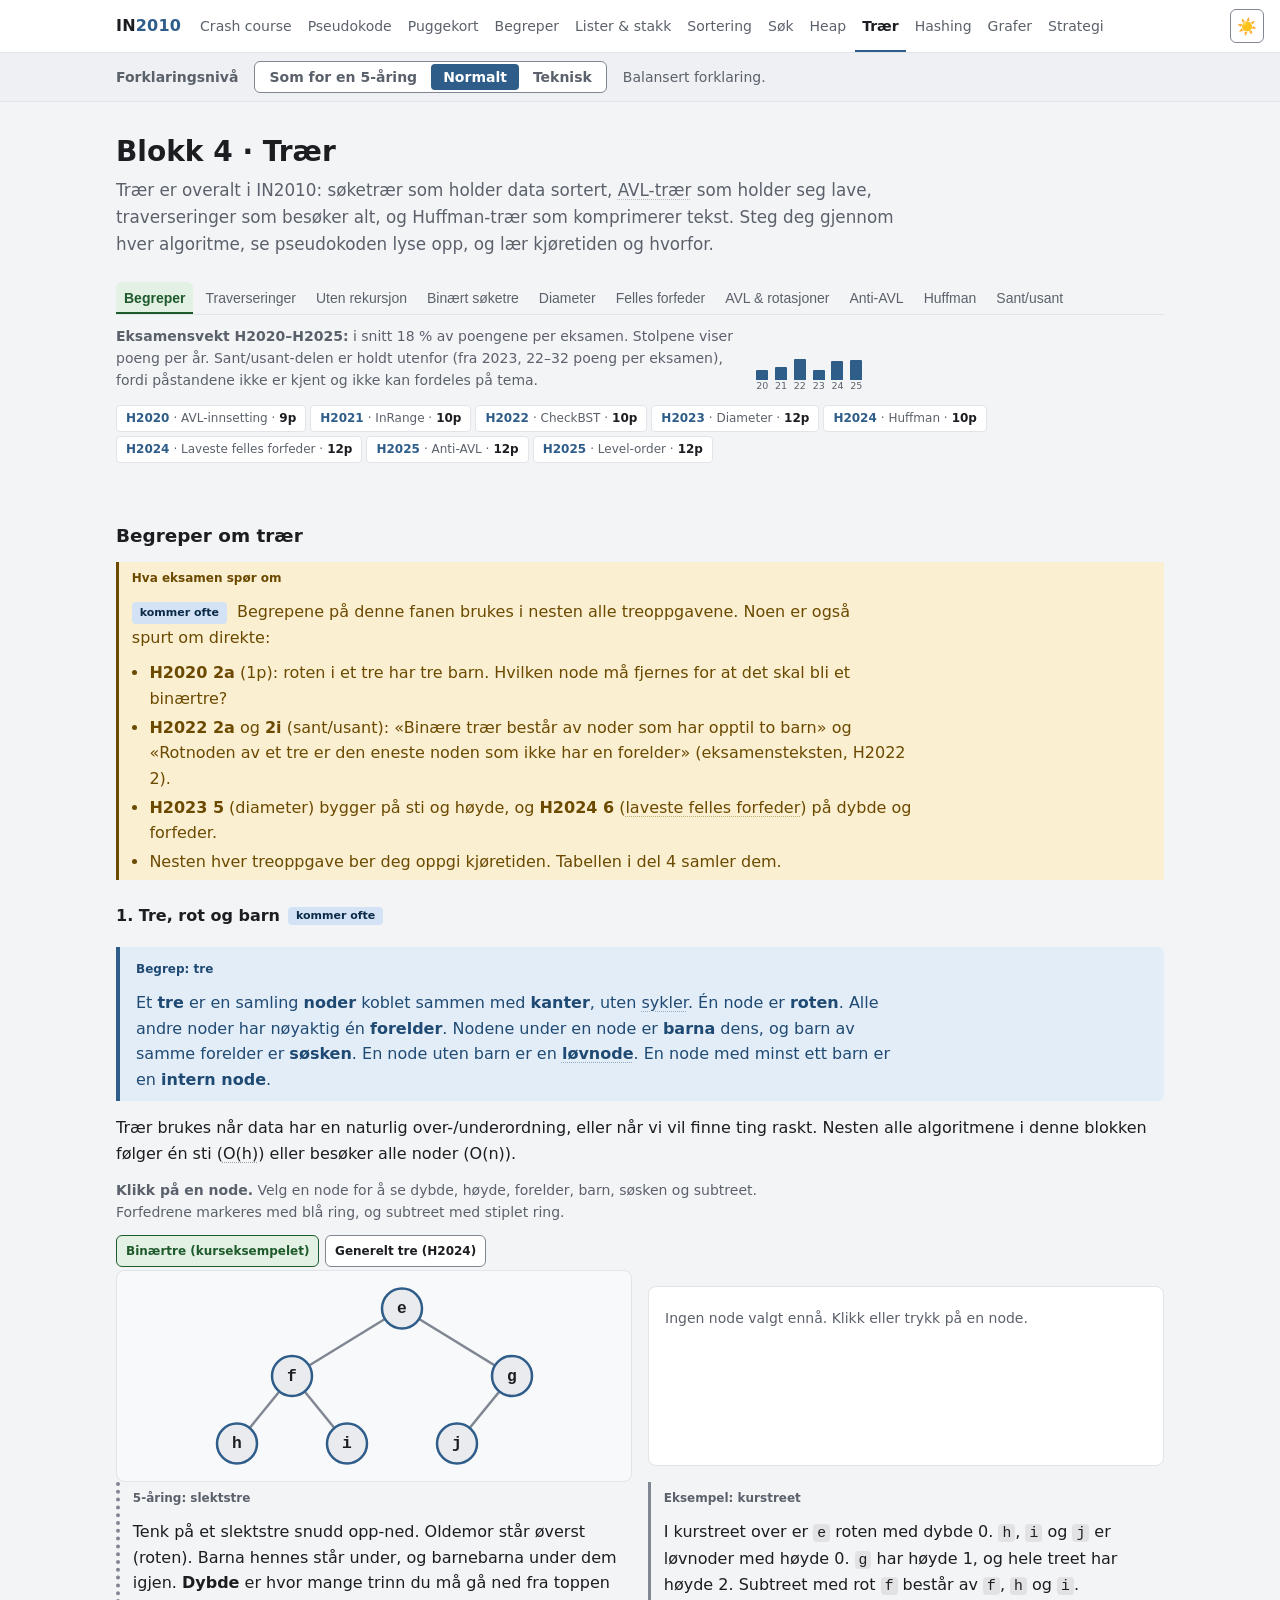
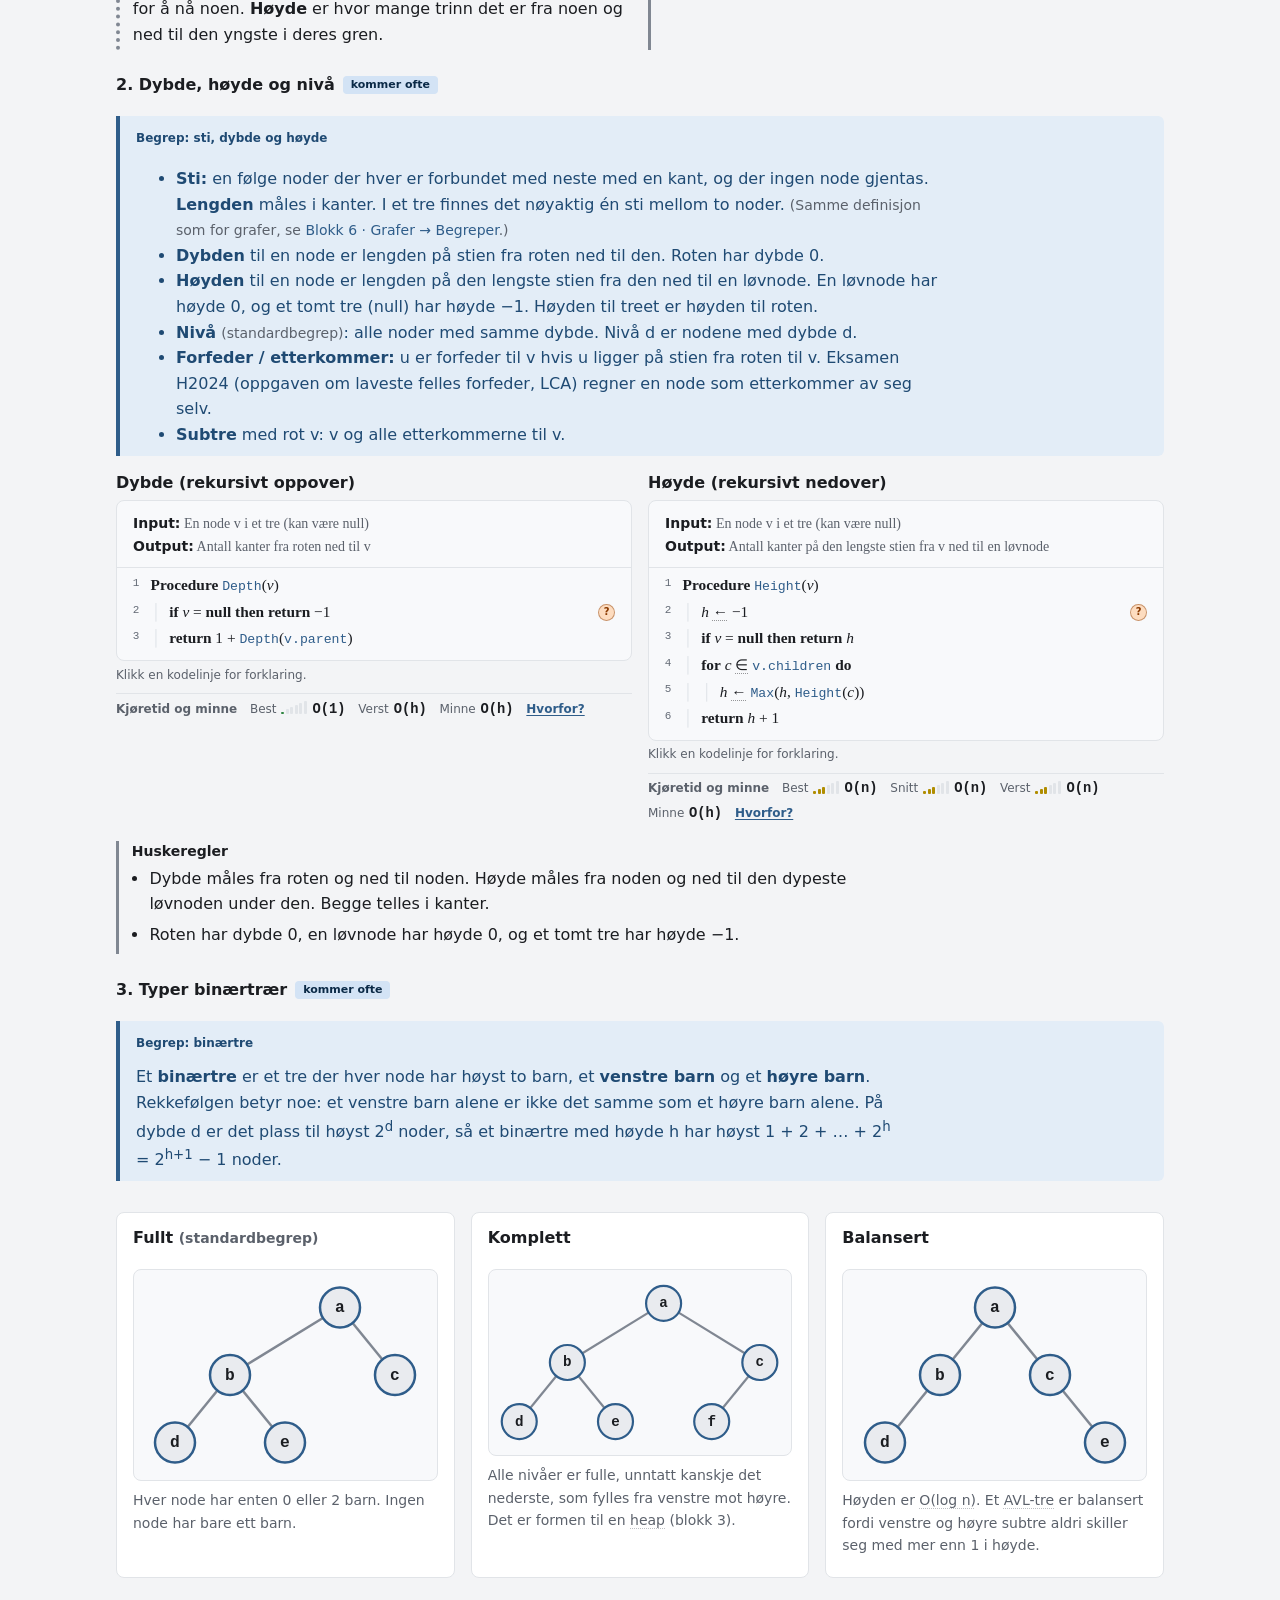
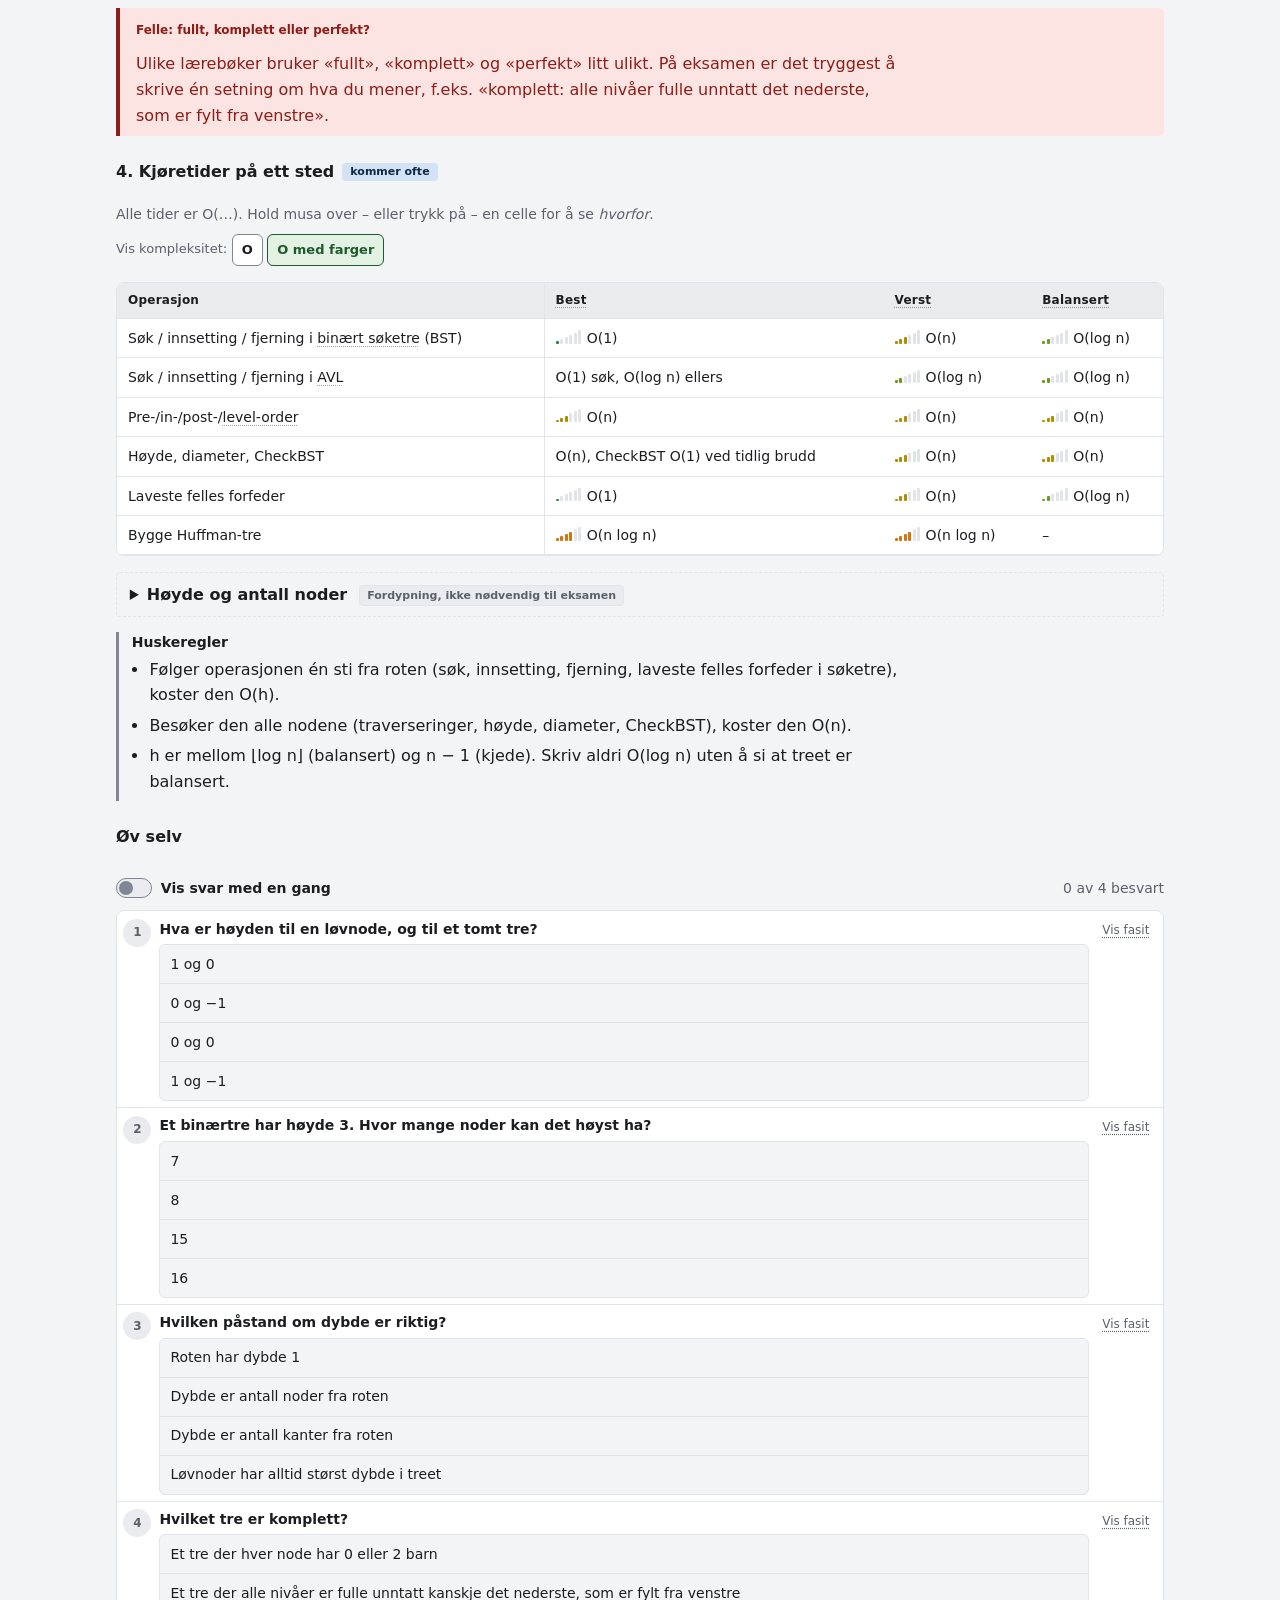
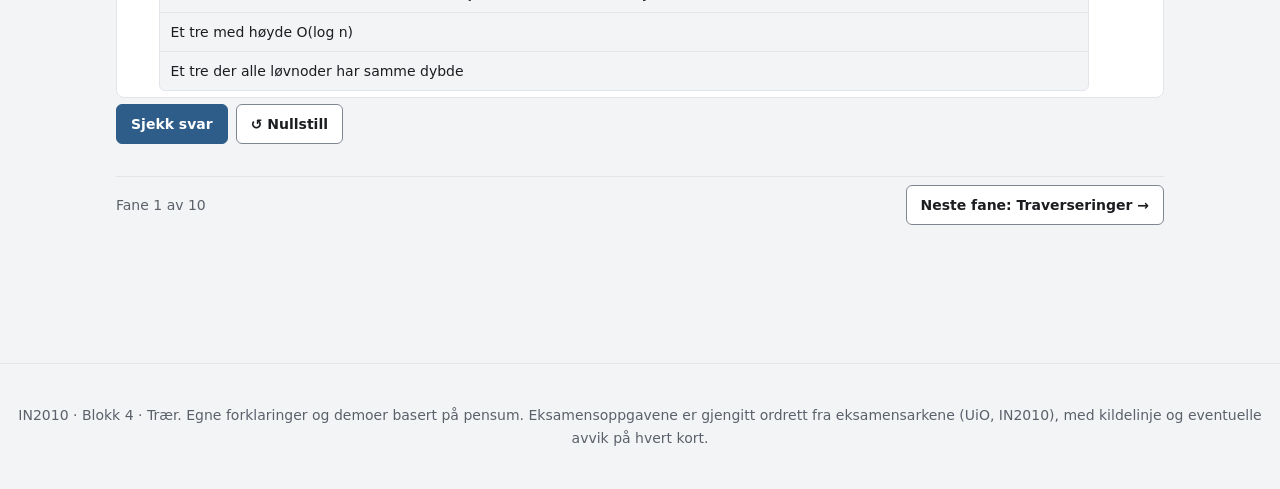
<file: 04-traer.html>
<!doctype html>
<html lang="nb">
<head>
  <meta charset="utf-8">
  <link rel="icon" href="data:,">
  <meta name="viewport" content="width=device-width, initial-scale=1">
  <title>Blokk 4 · Trær · IN2010</title>
  <meta name="description" content="Trær i IN2010: begreper, traverseringer, binære søketrær, diameter, laveste felles forfeder, AVL og rotasjoner, Anti-AVL og Huffman – med stegvise demoer, pseudokode og eksamensoppgaver.">
  <script>(function(){try{var d=document.documentElement;var t=localStorage.getItem('in-theme');if(t!=='dark'&&t!=='system')t='light';if(t!=='system')d.setAttribute('data-theme',t);var l=localStorage.getItem('in-level');if(l!=='eli5'&&l!=='teknisk')l='normal';d.setAttribute('data-level',l);}catch(e){document.documentElement.setAttribute('data-theme','light');document.documentElement.setAttribute('data-level','normal');}})();</script>
  <link rel="stylesheet" href="assets/css/styles.css?v=20261127g">
  <link rel="stylesheet" href="assets/css/dra.css?v=20261127g">
  <link rel="stylesheet" href="assets/css/begrep-tips.css?v=20261127g">
  <style>
    /* Sidelokalt: stakk-kolonner ved siden av treet (fanen «Uten rekursjon»). Bare designtokens fra styles.css. */
    .itv { display: flex; flex-direction: column; gap: .55rem; min-width: 0; }
    .itv-row { display: flex; flex-wrap: wrap; gap: .75rem 1rem; align-items: flex-start; justify-content: center; }
    .itv-tree { flex: 1 1 210px; min-width: 0; }
    .itv-side { flex: 0 1 auto; display: flex; flex-wrap: wrap; gap: .75rem; align-items: flex-start; justify-content: center; max-width: 100%; }
    .itv-stack { display: flex; flex-direction: column; min-width: 4.6rem; max-width: 100%; }
    .itv-stack.wide { min-width: 10rem; }
    .itv-lbl { font-size: var(--text-xs); font-weight: 600; color: var(--color-on-surface-variant); text-align: center; margin-bottom: .25rem; }
    .itv-cells { display: flex; flex-direction: column; justify-content: flex-end; gap: 3px; min-height: 2.1rem; padding: 3px 4px 4px;
      border: 2px solid var(--color-outline); border-top: 0; border-radius: 0 0 var(--radius) var(--radius); }
    .itv-cell { display: flex; flex-direction: column; align-items: center; padding: .12rem .45rem; border-radius: var(--radius);
      border: 1px solid var(--color-outline-variant); background: var(--color-surface-container); font: 600 13px var(--font-mono); color: var(--color-on-surface); }
    .itv-cell.top { border-color: var(--c-compare); box-shadow: inset 0 -2px 0 var(--c-compare); }
    .itv-out { align-self: center; margin-bottom: 3px; padding: 0 .45rem; border: 1px dashed var(--color-outline); border-radius: var(--radius);
      font: 400 12px var(--font-mono); color: var(--color-on-surface-variant); }
    .itv-note { font: 400 11px var(--font); color: var(--color-on-surface-variant); }
    .itv-empty { font-size: var(--text-xs); font-style: italic; color: var(--color-on-surface-variant); text-align: center; padding: .15rem 0; }
    .itv-cap { font-size: var(--text-xs); color: var(--color-on-surface-variant); text-align: center; }
    .itv-end { font-size: 10px; color: var(--color-on-surface-variant); text-align: center; line-height: 1.2; }
  </style>
</head>
<body data-page="traer">
  <a class="skip-link" href="#main">Hopp til innhold</a>
  <header id="topnav"></header>

  <main id="main" class="wrap">
    <div class="pagehead">
      <h1>Blokk 4 · Trær</h1>
      <p class="lead">Trær er overalt i IN2010: søketrær som holder data sortert, AVL-trær som holder seg lave,
        traverseringer som besøker alt, og Huffman-trær som komprimerer tekst.
        Steg deg gjennom hver algoritme, se pseudokoden lyse opp, og lær kjøretiden og hvorfor.</p>
    </div>

    <div class="tabs" role="tablist" aria-label="Emner om trær">
      <button data-tab="begreper">Begreper</button>
      <button data-tab="trav">Traverseringer</button>
      <button data-tab="iterativ">Uten rekursjon</button>
      <button data-tab="bst">Binært søketre</button>
      <button data-tab="diameter">Diameter</button>
      <button data-tab="lca">Felles forfeder</button>
      <button data-tab="avl">AVL &amp; rotasjoner</button>
      <button data-tab="antiavl">Anti-AVL</button>
      <button data-tab="huffman">Huffman</button>
      <button data-tab="test">Sant/usant</button>
    </div>

    <div class="pagehead-info">
      <div class="badges">
        <span class="badge" data-go="avl" data-card="h2020-6"><b>H2020</b> · AVL-innsetting · <span class="pts">9p</span></span>
        <span class="badge" data-go="bst" data-card="h2021-8"><b>H2021</b> · InRange · <span class="pts">10p</span></span>
        <span class="badge" data-go="bst" data-card="h2022-10"><b>H2022</b> · CheckBST · <span class="pts">10p</span></span>
        <span class="badge" data-go="diameter" data-card="h2023-5"><b>H2023</b> · Diameter · <span class="pts">12p</span></span>
        <span class="badge" data-go="huffman" data-card="h2024-2"><b>H2024</b> · Huffman · <span class="pts">10p</span></span>
        <span class="badge" data-go="lca" data-card="h2024-6"><b>H2024</b> · Laveste felles forfeder · <span class="pts">12p</span></span>
        <span class="badge" data-go="antiavl" data-card="h2025-3"><b>H2025</b> · Anti-AVL · <span class="pts">12p</span></span>
        <span class="badge" data-go="trav" data-card="h2025-4"><b>H2025</b> · Level-order · <span class="pts">12p</span></span>
      </div>
    </div>

    <!-- ===================== BEGREPER ===================== -->
    <section data-panel="begreper">
      <h3>Begreper om trær</h3>
      <div class="callout eks-spor"><span class="lbl">Hva eksamen spør om</span>
        <p><span class="tag merke kjerne">kommer ofte</span> Begrepene på denne fanen brukes i nesten alle treoppgavene. Noen er også spurt om direkte:</p>
        <ul><li><b>H2020 2a</b> (1p): roten i et tre har tre barn. Hvilken node må fjernes for at det skal bli et binærtre?</li>
          <li><b>H2022 2a</b> og <b>2i</b> (sant/usant): «Binære trær består av noder som har opptil to barn» og «Rotnoden av et tre er den eneste noden som ikke har en forelder» (eksamensteksten, H2022 2).</li>
          <li><b>H2023 5</b> (diameter) bygger på sti og høyde, og <b>H2024 6</b> (laveste felles forfeder) på dybde og forfeder.</li>
          <li>Nesten hver treoppgave ber deg oppgi kjøretiden. Tabellen i del 4 samler dem.</li></ul>
      </div>
      <h4 class="del">1. Tre, rot og barn <span class="tag merke kjerne">kommer ofte</span></h4>
      <div class="callout begrep"><span class="lbl">Begrep: tre</span>
        <p>Et <b>tre</b> er en samling <b>noder</b> koblet sammen med <b>kanter</b>, uten sykler. Én node er <b>roten</b>.
          Alle andre noder har nøyaktig én <b>forelder</b>. Nodene under en node er <b>barna</b> dens, og barn av samme forelder er <b>søsken</b>.
          En node uten barn er en <b>løvnode</b>. En node med minst ett barn er en <b>intern node</b>.</p>
      </div>
      <div id="intro-begreper"></div>
      <p class="muted small"><b>Klikk på en node.</b> Velg en node for å se dybde, høyde, forelder, barn, søsken og subtreet. Forfedrene markeres med blå ring, og subtreet med stiplet ring.</p>
      <div class="tv-switch" role="group" aria-label="Velg tre" id="sw-utforsk">
        <button class="btn sm" type="button" data-pick="bin" aria-pressed="true">Binærtre (kurseksempelet)</button>
        <button class="btn sm" type="button" data-pick="gen" aria-pressed="false">Generelt tre (H2024)</button>
      </div>
      <div class="grid cols-2">
        <div class="tv-mini" id="utforsk-tre"></div>
        <div class="card" id="utforsk-info" aria-live="polite"><p class="muted small">Ingen node valgt ennå. Klikk eller trykk på en node.</p></div>
      </div>

      <div class="grid cols-2">
        <div class="callout eli5"><span class="lbl">5-åring: slektstre</span>
          <p>Tenk på et slektstre snudd opp-ned. Oldemor står øverst (roten). Barna hennes står under, og barnebarna under dem igjen.
            <b>Dybde</b> er hvor mange trinn du må gå ned fra toppen for å nå noen.
            <b>Høyde</b> er hvor mange trinn det er fra noen og ned til den yngste i deres gren.</p>
        </div>
        <div class="callout eksempel"><span class="lbl">Eksempel: kurstreet</span>
          <p>I kurstreet over er <code>e</code> roten med dybde 0. <code>h</code>, <code>i</code> og <code>j</code> er løvnoder med høyde 0.
            <code>g</code> har høyde 1, og hele treet har høyde 2. Subtreet med rot <code>f</code> består av <code>f</code>, <code>h</code> og <code>i</code>.</p>
        </div>
      </div>

      <h4 class="del">2. Dybde, høyde og nivå <span class="tag merke kjerne">kommer ofte</span></h4>
      <div class="callout begrep"><span class="lbl">Begrep: sti, dybde og høyde</span>
        <ul>
          <li><b>Sti:</b> en følge noder der hver er forbundet med neste med en kant, og der ingen node gjentas. <b>Lengden</b> måles i kanter.
            I et tre finnes det nøyaktig én sti mellom to noder. <span class="muted small">(Samme definisjon som for grafer, se <a href="06-grafer.html#fane=begreper">Blokk 6 · Grafer → Begreper</a>.)</span></li>
          <li><b>Dybden</b> til en node er lengden på stien fra roten ned til den. Roten har dybde 0.</li>
          <li><b>Høyden</b> til en node er lengden på den lengste stien fra den ned til en løvnode. En løvnode har høyde 0, og et tomt tre (null) har høyde −1. Høyden til treet er høyden til roten.</li>
          <li><b>Nivå</b> <span class="muted small">(standardbegrep)</span>: alle noder med samme dybde. Nivå d er nodene med dybde d.</li>
          <li><b>Forfeder / etterkommer:</b> u er forfeder til v hvis u ligger på stien fra roten til v. Eksamen H2024 (oppgaven om laveste felles forfeder, LCA) regner en node som etterkommer av seg selv.</li>
          <li><b>Subtre</b> med rot v: v og alle etterkommerne til v.</li>
        </ul>
      </div>
      <div class="grid cols-2">
        <div><h4 style="margin:.2rem 0 .4rem">Dybde (rekursivt oppover)</h4><div id="pc-depth"></div></div>
        <div><h4 style="margin:.2rem 0 .4rem">Høyde (rekursivt nedover)</h4><div id="pc-height"></div></div>
      </div>
      <details class="card" style="margin-top:.6rem"><summary><b>Koden, linje for linje</b> (Depth og Height)</summary>
        <div id="exp-depth"></div><div id="exp-height"></div>
      </details>
      <div class="husk"><h4>Huskeregler</h4><ul><li>Dybde måles fra roten og ned til noden. Høyde måles fra noden og ned til den dypeste løvnoden under den. Begge telles i kanter.</li><li>Roten har dybde 0, en løvnode har høyde 0, og et tomt tre har høyde −1.</li></ul></div>

      <h4 class="del">3. Typer binærtrær <span class="tag merke kjerne">kommer ofte</span></h4>
      <div class="callout begrep"><span class="lbl">Begrep: binærtre</span>
        <p>Et <b>binærtre</b> er et tre der hver node har høyst to barn, et <b>venstre barn</b> og et <b>høyre barn</b>. Rekkefølgen betyr noe: et venstre barn alene er ikke det samme som et høyre barn alene.
          På dybde d er det plass til høyst 2<sup>d</sup> noder, så et binærtre med høyde h har høyst 1 + 2 + … + 2<sup>h</sup> = 2<sup>h+1</sup> − 1 noder.</p>
      </div>
      <div class="grid cols-3">
        <div class="card"><h4 style="margin-top:.2rem">Fullt <span class="muted small">(standardbegrep)</span></h4>
          <div class="tv-mini" id="mini-fullt"></div>
          <p class="muted small">Hver node har enten 0 eller 2 barn. Ingen node har bare ett barn.</p></div>
        <div class="card"><h4 style="margin-top:.2rem">Komplett</h4>
          <div class="tv-mini" id="mini-komplett"></div>
          <p class="muted small">Alle nivåer er fulle, unntatt kanskje det nederste, som fylles fra venstre mot høyre. Det er formen til en heap (blokk 3).</p></div>
        <div class="card"><h4 style="margin-top:.2rem">Balansert</h4>
          <div class="tv-mini" id="mini-balansert"></div>
          <p class="muted small">Høyden er O(log n). Et AVL-tre er balansert fordi venstre og høyre subtre aldri skiller seg med mer enn 1 i høyde.</p></div>
      </div>
      <div class="callout felle"><span class="lbl">Felle: fullt, komplett eller perfekt?</span>
        <p>Ulike lærebøker bruker «fullt», «komplett» og «perfekt» litt ulikt. På eksamen er det tryggest å skrive én setning om hva du mener, f.eks. «komplett: alle nivåer fulle unntatt det nederste, som er fylt fra venstre».</p>
      </div>

      <h4 class="del">4. Kjøretider på ett sted <span class="tag merke kjerne">kommer ofte</span></h4>
      <p class="muted small">Alle tider er O(…). Hold musa over – eller trykk på – en celle for å se <i>hvorfor</i>.</p>
      <div class="table-wrap">
        <table class="cmp-table" id="tbl-traer">
          <thead><tr><th>Operasjon</th>
            <th data-tip="Kjøretiden for den gunstigste situasjonen, f.eks. at svaret ligger i roten.">Best</th>
            <th data-tip="Kjøretiden i verste fall. For vanlige søketrær er det en skjev kjede med høyde n − 1.">Verst</th>
            <th data-tip="Hvis treet er balansert (høyde O(log n)), som et AVL-tre.">Balansert</th></tr></thead>
          <tbody>
            <tr><td>Søk / innsetting / fjerning i binært søketre (BST)</td>
              <td data-tip="Søk: svaret ligger i roten. Innsetting: x skal rett inn som barn av roten, eller ligger i roten fra før.">O(1)</td>
              <td data-tip="Én sti fra roten og ned, altså O(h). For en kjede er h = n − 1.">O(n)</td>
              <td data-tip="h = O(log n), så én sti er O(log n).">O(log n)</td></tr>
            <tr><td>Søk / innsetting / fjerning i AVL</td>
              <td data-tip="Søk: svaret ligger i roten, O(1). Innsetting av en ny nøkkel og fjerning må ned i treet og så rebalansere på vei opp, så de er O(log n) også i beste fall. Unntaket er innsetting av en nøkkel som allerede ligger i roten.">O(1) søk, O(log n) ellers</td>
              <td data-tip="AVL-regelen holder høyden O(log n), og hver rotasjon er O(1).">O(log n)</td>
              <td data-tip="AVL-trær er alltid balanserte.">O(log n)</td></tr>
            <tr><td>Pre-/in-/post-/level-order</td>
              <td data-tip="Alle n noder må besøkes.">O(n)</td>
              <td data-tip="Hver node besøkes én gang, O(1) arbeid per node.">O(n)</td>
              <td data-tip="Formen spiller ingen rolle for antall besøk.">O(n)</td></tr>
            <tr><td>Høyde, diameter, CheckBST</td>
              <td data-tip="Høyde og diameter må se på alle noder: O(n). CheckBST kan stoppe tidlig: finner den et brudd helt i starten av gjennomgangen, er den O(1). For et gyldig søketre må den se på alle nodene.">O(n), CheckBST O(1) ved tidlig brudd</td>
              <td data-tip="Én gjennomgang med O(1) arbeid per node.">O(n)</td>
              <td data-tip="Uavhengig av formen.">O(n)</td></tr>
            <tr><td>Laveste felles forfeder</td>
              <td data-tip="Nodene er like, eller splittpunktet er roten.">O(1)</td>
              <td data-tip="Vi går én sti opp eller ned, O(h). For en kjede er det O(n).">O(n)</td>
              <td data-tip="O(h) = O(log n).">O(log n)</td></tr>
            <tr><td>Bygge Huffman-tre</td>
              <td data-tip="n − 1 sammenslåinger med heap-operasjoner à O(log n), uansett input.">O(n log n)</td>
              <td data-tip="Samme antall operasjoner.">O(n log n)</td>
              <td data-tip="Ikke relevant: formen bestemmes av frekvensene.">–</td></tr>
          </tbody>
        </table>
      </div>
      <details class="fordyp"><summary>Høyde og antall noder <span class="tag merke fordyp">Fordypning, ikke nødvendig til eksamen</span></summary>
      <div class="callout uni"><span class="lbl">Universitetsnivå: høyde og antall noder</span>
        <p>På dybde d kan et binærtre ha høyst 2<sup>d</sup> noder. Et binærtre med høyde h har derfor høyst
          1 + 2 + … + 2<sup>h</sup> = 2<sup>h+1</sup> − 1 noder. Snur vi det, må et binærtre med n noder ha høyde minst ⌊log n⌋.
          Høyden er høyst n − 1 (en kjede). Søketre-operasjonene i kurset (søk, innsetting, fjerning, FindMin, laveste felles forfeder (LCA) i søketre) koster O(h), mens traverseringer, Height, Diameter og CheckBST besøker alle noder og koster O(n). Hele poenget med balanserte trær er å presse h ned mot log n.</p>
      </div>
      </details>
      <div class="husk"><h4>Huskeregler</h4><ul><li>Følger operasjonen én sti fra roten (søk, innsetting, fjerning, laveste felles forfeder i søketre), koster den O(h).</li><li>Besøker den alle nodene (traverseringer, høyde, diameter, CheckBST), koster den O(n).</li><li>h er mellom ⌊log n⌋ (balansert) og n − 1 (kjede). Skriv aldri O(log n) uten å si at treet er balansert.</li></ul></div>

      <h4 class="del">Øv selv</h4>
      <div id="quiz-begreper"></div>
    </section>

    <!-- ===================== TRAVERSERINGER ===================== -->
    <section data-panel="trav" hidden>
      <h3>Traverseringer</h3>
      <div class="callout eks-spor"><span class="lbl">Hva eksamen spør om</span>
        <p><span class="tag merke eksbas">eksamensbasert</span> Level-order ble spurt i H2025. Pre-, in- og postorder har ikke vært egen oppgave, men de er verktøy i andre oppgaver.</p>
        <ul><li><b>H2025 5</b> (12p): (a) level-order fra en heap lagret i et array (2p), (b) level-order for et binært søketre (6p), (c) kjøretiden for begge (1p), (d) hva som skjer når elementene settes inn i et søketre i level-order (3p, se fanen Binært søketre).</li>
          <li><b>H2022 11</b> (CheckBST): én av løsningene i sensorveiledningen er å gjøre en inorder og sjekke at rekkefølgen er stigende.</li>
          <li><b>H2023 5</b> (diameter): løsningen er en postorder, der svaret for en node bygges av svarene fra barna.</li></ul>
      </div>
      <h4 class="del">1. Fire rekkefølger på samme tre <span class="tag merke eksbas">eksamensbasert</span></h4>
      <div class="callout begrep"><span class="lbl">Begrep: traversering</span>
        <p>En <b>traversering</b> besøker alle nodene i et tre nøyaktig én gang. Rekkefølgen er det som skiller dem:
          <b>preorder</b> (noden før barna), <b>inorder</b> (venstre, noden, høyre), <b>postorder</b> (barna før noden) og
          <b>level-order</b> (nivå for nivå, også kalt bredde først).</p>
      </div>
      <div id="intro-trav"></div>
      <div class="tv-switch" role="group" aria-label="Velg traversering" data-switch="trav" id="trav-switch">
        <button class="btn sm" type="button" data-sub="pre" aria-pressed="true">Preorder</button>
        <button class="btn sm" type="button" data-sub="in" aria-pressed="false">Inorder</button>
        <button class="btn sm" type="button" data-sub="post" aria-pressed="false">Postorder</button>
        <button class="btn sm" type="button" data-sub="level" aria-pressed="false">Level-order</button>
      </div>
      <div data-subs="trav">
        <div data-sub="pre" id="demo-pre"></div>
        <div data-sub="in" id="demo-in" hidden></div>
        <div data-sub="post" id="demo-post" hidden></div>
        <div data-sub="level" id="demo-level" hidden></div>
      </div>
      <div class="grid cols-2">
        <div class="callout eli5"><span class="lbl">5-åring: runde i et stort hus</span>
          <p>Tenk deg at du skal innom alle rommene i et stort hus der gangene deler seg. Du tar alltid venstre gang før høyre, og går tilbake samme vei.</p>
          <ul class="small">
            <li><b>Preorder:</b> du skriver navnet på rommet idet du kommer inn.</li>
            <li><b>Postorder:</b> du skriver det idet du går ut for siste gang.</li>
            <li><b>Inorder</b> (bare binærtrær): du skriver det når du er ferdig med venstre gang, før du tar den høyre.</li>
            <li><b>Level-order:</b> du blir ferdig med én etasje før du går videre til neste.</li>
          </ul>
        </div>
        <div class="callout eksempel"><span class="lbl">Eksempel: kurstreet</span>
          <p>Kurstreet (<code>e</code> med barna <code>f</code> og <code>g</code>, <code>f</code> med <code>h</code> og <code>i</code>, <code>g</code> med <code>j</code> til venstre):</p>
          <ul class="small">
            <li>Preorder: <code>e f h i g j</code></li>
            <li>Inorder: <code>h f i e j g</code></li>
            <li>Postorder: <code>h i f j g e</code></li>
            <li>Level-order: <code>e f g h i j</code></li>
          </ul>
        </div>
      </div>
      <div class="husk"><h4>Huskeregler</h4><ul><li>Preorder: noden før barna. Postorder: barna før noden.</li><li>Inorder: venstre, noden, høyre. Bare for binærtrær, og sortert bare i et søketre.</li><li>Level-order: nivå for nivå, med kø.</li></ul></div>

      <h4 class="del">2. Skjult stakk eller kø <span class="tag merke eksbas">eksamensbasert</span></h4>
      <div class="callout uni"><span class="lbl">Universitetsnivå: skjult stakk eller kø</span>
        <p>De rekursive traverseringene bruker <b>kallstakken</b> som en skjult stakk, så de går i dybden først. Ekstra minne er O(h).
          Level-order bruker en eksplisitt <b>kø</b> og går i bredden. Køen kan holde et helt nivå, så minnet er O(n) i verste fall.
          Pre- og postorder gir mening for generelle trær (besøk alle barna i rekkefølge). Inorder krever et binærtre, fordi «midten» bare er definert når det er et venstre og et høyre barn.</p>
        <p class="small">Vil du se stakken med egne øyne? Fanen <a href="#fane=iterativ&amp;oppg=trav-iterativ">Uten rekursjon</a> skriver om pre-, in- og postorder med en stakk vi styrer selv.</p>
      </div>
      <div class="callout felle"><span class="lbl">Felle: sortert inorder og kø</span>
        <p>Inorder gir sortert rekkefølge <b>bare</b> i et binært søketre. Og level-order trenger en <b>kø</b>: med en stakk får du en dybde-først-rekkefølge.</p>
      </div>

      <h4 class="del">Eksamensoppgaven</h4>
      <div id="exam-h2025-4"></div>
      <div class="callout sensor"><span class="lbl">Sensortips (H2025)</span>
        <ul>
          <li>Si hvilken datastruktur du bruker (kø!). Sensor begrunner O(n) med at elementene flyttes over i en liste. Tips: nevn også at Enqueue og Dequeue er O(1).</li>
          <li>Null-sjekk barna før du legger dem i køen, eller sjekk etter Dequeue. Sensor trakk opptil 2 poeng for manglende null-sjekker, og 3 poeng for stakk i stedet for kø.</li>
          <li>Tips: skriv rekkefølgen som en liste og dobbeltsjekk med eksempeltreet før du leverer. (Sensor kaller formen på output en liten detalj. Den gir ikke trekk alene, men kan telle sammen med andre unøyaktigheter.)</li>
        </ul>
      </div>

      <h4 class="del">Øv selv: sett linjene i riktig rekkefølge</h4>
      <div id="parsons-level"></div>
    </section>

    <!-- ===================== UTEN REKURSJON (iterative traverseringer) ===================== -->
    <section data-panel="iterativ" hidden>
      <h3>Traversering uten rekursjon</h3>
      <div class="callout eks-spor"><span class="lbl">Hva eksamen spør om</span>
        <p><span class="tag merke ny">pensum, ikke spurt før</span> Ingen eksamen fra H2020 til H2025 har bedt om en traversering uten rekursjon, og temaet står ikke i de kjente sant/usant-påstandene. Sant/usant-delen fra H2023 er ikke kjent.</p>
        <ul><li>Nærmest er <b>H2025 5b</b> (6p): level-order med kø. Sensor trakk 3 poeng for stakk i stedet for kø, og del 4 under viser hvorfor.</li></ul>
      </div>
      <h4 class="del">1. Egen stakk i stedet for rekursjon <span class="tag merke ny">pensum, ikke spurt før</span></h4>
      <div class="callout begrep" id="trav-iterativ"><span class="lbl">Begrep: iterativ traversering</span>
        <p>En <b>iterativ</b> traversering besøker nodene i nøyaktig samme rekkefølge som den rekursive, men prosedyren kaller ikke seg selv.
          I stedet bruker vi en <b>stakk</b> S som vi styrer selv. <code>Push(S, v)</code> legger v øverst, og <code>Pop(S)</code> tar ut den som ble lagt på sist (LIFO: sist inn, først ut).</p>
      </div>
      <div id="intro-iter"></div>
      <div class="grid cols-2">
        <div class="callout eli5"><span class="lbl">5-åring: en bunke med huskelapper</span>
          <p>Du skal innom alle rommene i et stort hus, men du har ingen hukommelse. Derfor har du en bunke med lapper.
            Hver gang du ser en dør du ikke rekker å gå gjennom nå, skriver du den på en lapp og legger lappen øverst i bunken.
            Når du står fast, tar du den øverste lappen. Det er den døra du så sist, og den er nærmest der du står.</p>
          <p>Rekursjon gjør det samme, bare at datamaskinen holder bunken for deg.</p>
        </div>
        <div class="callout eksempel"><span class="lbl">Eksempel: kurstreet i preorder</span>
          <p>Stakken S (bunn → topp) mellom hver Pop, med kurstreet:</p>
          <p><code>e</code> → <code>g f</code> → <code>g i h</code> → <code>g i</code> → <code>g</code> → <code>j</code> → tom.</p>
          <p class="small">Nodene tas ut i rekkefølgen <code>e f h i g j</code>, akkurat som den rekursive Preorder. Legg merke til at <code>g</code> ligger nederst og venter mens hele venstre subtre blir ferdig.</p>
        </div>
      </div>
      <p class="muted small">Dette bygger på kursets ukesoppgaver om traversering av trær (temaet balanserte søketrær), der oppgaven er å skrive om preorder, postorder og inorder uten rekursjon.
        Løsningene under følger samme idé: én stakk for preorder, to stakker for postorder, og en markør pluss én stakk for inorder.
        Ingen eksamen fra H2020 til H2025 har bedt om en traversering uten rekursjon, men ideen er den samme som dybde-først søk med egen stakk i
        <a href="06-grafer.html#fane=dfs">Blokk 6 · Grafer</a>.</p>

      <h4 class="del" id="iter-kallstakk">2. Rekursjon er en skjult stakk <span class="tag merke ny">pensum, ikke spurt før</span></h4>
      <p>Når en prosedyre kaller seg selv, må datamaskinen huske hvor den skal fortsette når kallet er ferdig.
        Den legger en <b>ramme</b> på <b>kallstakken</b> for hvert kall: hvilken node kallet gjelder, og hvilken linje det står på.
        Det siste kallet som startet, er det første som blir ferdig. Det er LIFO, altså en stakk.
        Derfor kan vi bytte ut rekursjonen med en stakk vi lager selv. Vi bytter bare én stakk med en annen.
        <span class="muted small">(Mer om kallstakken: <a href="00-begreper.html#fane=rekursjon">Blokk 0 · Rekursjon</a>.)</span></p>
      <div id="intro-kallstakk"></div>
      <div class="tv-host" id="demo-kallstakk"></div>
      <details class="fordyp"><summary>Hva rammene husker <span class="tag merke fordyp">Fordypning, ikke nødvendig til eksamen</span></summary>
      <div class="callout uni"><span class="lbl">Universitetsnivå: hva rammene husker</span>
        <p>En ramme på kallstakken husker mer enn en node: den husker også <i>hvor</i> i prosedyren kallet skal fortsette.
          I Preorder står en ramme enten og venter på å kalle Preorder(v.right), eller så har den bare retur igjen.
          Stakken S i IterativePreorder lagrer bare det som faktisk gjenstår: de høyre barna som ikke er påbegynt.
          Begge er O(h) i verste fall, men i en kjede vokser kallstakken til n rammer mens S aldri har mer enn ett element.</p>
      </div>
      </details>

      <h4 class="del" id="iter-demo">3. Steg for steg med egen stakk <span class="tag merke ny">pensum, ikke spurt før</span></h4>
      <p class="muted small">Treet til venstre, stakken til høyre. Stiplet gul ring: noden ligger på stakken. Blå, tonet ring: markøren v (inorder) eller stakken R (postorder). Grønn: besøkt.</p>
      <div class="tv-switch" role="group" aria-label="Velg iterativ traversering" data-switch="iter" id="iter-switch">
        <button class="btn sm" type="button" data-sub="pre" aria-pressed="true">Preorder</button>
        <button class="btn sm" type="button" data-sub="in" aria-pressed="false">Inorder</button>
        <button class="btn sm" type="button" data-sub="post" aria-pressed="false">Postorder (to stakker)</button>
      </div>
      <div data-subs="iter">
        <div data-sub="pre" id="demo-ipre"></div>
        <div data-sub="in" id="demo-iin" hidden>
          <p class="small">Inorder er den vanskeligste å skrive om: en node skal ikke besøkes før venstre subtre er ferdig. Stakken tar vare på noden mens vi er nede til venstre (ukesoppgavene om balanserte søketrær hinter om det samme).</p>
        </div>
        <div data-sub="post" id="demo-ipost" hidden>
          <p class="small">Kursets hint for postorder er å bruke to stakker. Den første løkka er en speilvendt preorder (node – høyre – venstre). Stakken R snur den til venstre – høyre – node.</p>
        </div>
      </div>
      <div class="callout felle"><span class="lbl">Felle: rekkefølgen på Push, og hvor Visit står</span>
        <p>I IterativePreorder må høyre barn pushes <b>før</b> venstre. Ellers kommer høyre subtre først.
          Det hjelper heller ikke å bare flytte <code>Visit(u)</code> for å få inorder eller postorder: når u tas av stakken, er ingen av barna behandlet ennå.
          Derfor trenger inorder markøren v, og postorder den andre stakken.</p>
      </div>
      <div class="husk"><h4>Huskeregler</h4><ul><li>Preorder: én stakk. Push høyre barn før venstre.</li><li>Inorder: én stakk og en markør v som går ned til venstre.</li><li>Postorder: to stakker. Den første gir node – høyre – venstre, og den andre snur rekkefølgen.</li></ul></div>

      <h4 class="del" id="iter-ko">4. Samme løkke, annen beholder <span class="tag merke eksbas">eksamensbasert</span></h4>
      <p>Legg IterativePreorder ved siden av LevelOrder. Bytt <code>Queue</code> med <code>Stack</code>, Enqueue/Dequeue med Push/Pop, og bytt rekkefølgen på barna.
        Da er de to prosedyrene den samme. Det er beholderen som bestemmer rekkefølgen: kø gir bredde først, stakk gir dybde først.</p>
      <div class="grid cols-2">
        <div><h4 style="margin:.2rem 0 .4rem">IterativePreorder (stakk)</h4><div id="pc-ipre-cmp"></div></div>
        <div><h4 style="margin:.2rem 0 .4rem">LevelOrder (kø)</h4><div id="pc-level-cmp"></div></div>
      </div>
      <div class="callout sensor"><span class="lbl">Sensortips (H2025)</span>
        <p>H2025 ba om level-order for et søketre. Sensorveiledningen trakk 3 poeng for stakk i stedet for kø, fordi det gir dybde først og ikke bredde først.
          Ser du at de to prosedyrene over bare skiller seg i beholderen, er det lett å huske hvorfor. Se <a href="#fane=trav&amp;oppg=exam-h2025-4">oppgaven under Traverseringer</a>.</p>
      </div>

      <h4 class="del" id="iter-kjoretid">5. Kjøretid og minne <span class="tag merke ny">pensum, ikke spurt før</span></h4>
      <p class="muted small">h er høyden: O(log n) for et balansert tre og n − 1 for en kjede. O(h) kan derfor bli O(n).</p>
      <div class="table-wrap">
        <table class="cmp-table" id="tbl-iter">
          <thead><tr><th>Variant</th><th>Tid</th><th>Ekstra minne</th><th>Hva ligger på stakken eller i køen?</th></tr></thead>
          <tbody>
            <tr><td>Rekursiv pre-, in- og postorder</td><td>O(n)</td><td>O(h)</td><td>Kallstakken: én ramme per node på stien fra roten til der vi er</td></tr>
            <tr><td>IterativePreorder</td><td>O(n)</td><td>O(h)</td><td>Høyre barn som venter, høyst ett per nivå pluss noden vi står i</td></tr>
            <tr><td>IterativeInorder</td><td>O(n)</td><td>O(h)</td><td>Forfedre som venter på at venstre subtre skal bli ferdig</td></tr>
            <tr><td>IterativePostorder (to stakker)</td><td>O(n)</td><td>O(n)</td><td>R holder alle nodene før det første besøket</td></tr>
            <tr><td>LevelOrder (kø)</td><td>O(n)</td><td>O(n)</td><td>Et helt nivå kan stå i køen samtidig</td></tr>
          </tbody>
        </table>
      </div>
      <div class="callout uni"><span class="lbl">Universitetsnivå: hvorfor gidde, når O er den samme?</span>
        <p>Den iterative versjonen er ikke raskere i O. Begge besøker hver node én gang. Forskjellen er hvor stakken ligger.
          Kallstakken har en fast, ganske liten grense i mange språk (for eksempel Java og Python), så et veldig dypt tre, som en kjede med en million noder, kan gi <i>stack overflow</i>.
          En stakk vi lager selv, ligger i vanlig minne og kan vokse så mye som trengs. Dybde-først søk i grafer skrives om på samme måte.</p>
      </div>

      <h4 class="del" id="iter-ov">Øv selv</h4>
      <div id="quiz-iter"></div>
      <h4 id="iter-parsons" style="margin:1.2rem 0 .4rem">Sett linjene i riktig rekkefølge: IterativeInorder</h4>
      <div id="parsons-iinorder"></div>
    </section>

    <!-- ===================== BINÆRT SØKETRE ===================== -->
    <section data-panel="bst" hidden>
      <h3>Binært søketre</h3>
      <div class="callout eks-spor"><span class="lbl">Hva eksamen spør om</span>
        <p><span class="tag merke kjerne">kommer ofte</span> Spurt i H2020, H2021, H2022 og H2025:</p>
        <ul><li><b>H2020 2</b> (4p, 1p per del): hvilken node må fjernes for at et tre skal bli et binærtre, og for at et annet skal bli et binært søketre? Er hvert binært søketre et AVL-tre, og omvendt?</li>
          <li><b>H2021 8</b> (10p): skriv InRange, som skriver ut verdiene i [a, b] i sortert rekkefølge, og oppgi kjøretiden når intervallet dekker hele treet og når a = b.</li>
          <li><b>H2022 11</b> (10p): skriv ned søketre-egenskapen (2p), skriv CheckBST (inntil 6p) og oppgi kjøretiden (2p).</li>
          <li><b>H2025 5d</b> (3p): hva er forholdet mellom et søketre og treet du får når du setter inn elementene i level-order?</li></ul>
        <p class="small">Laveste felles forfeder i et søketre (H2024 6c) har egen fane.</p>
      </div>
      <h4 class="del">1. Søketre-egenskapen: søk, innsetting og fjerning <span class="tag merke kjerne">kommer ofte</span></h4>
      <div class="callout begrep"><span class="lbl">Begrep: søketre-egenskapen</span>
        <p>Et <b>binært søketre</b> (BST) er et binærtre der hver node v oppfyller <b>søketre-egenskapen</b>:
          alle elementer i venstre subtre er mindre enn v.element, og alle i høyre subtre er større.
          Kravet gjelder hele subtrærne, ikke bare de direkte barna.</p>
      </div>
      <div id="intro-bst"></div>
      <div class="tv-switch" role="group" aria-label="Velg operasjon" data-switch="bst">
        <button class="btn sm" type="button" data-sub="ins" aria-pressed="true">Innsetting</button>
        <button class="btn sm" type="button" data-sub="search" aria-pressed="false">Søk</button>
        <button class="btn sm" type="button" data-sub="rem" aria-pressed="false">Fjerning</button>
      </div>
      <div data-subs="bst">
        <div data-sub="ins" id="demo-bstins"></div>
        <div data-sub="search" id="demo-bstsearch" hidden></div>
        <div data-sub="rem" hidden>
          <div class="callout begrep"><span class="lbl">Tre tilfeller</span>
            <p><b>0 barn:</b> fjern noden. <b>1 barn:</b> la barnet ta plassen. <b>2 barn:</b> kopier inn etterfølgeren (minste i høyre subtre), og fjern den gamle kopien. Den har høyst ett barn.</p>
          </div>
          <div id="demo-bstrem"></div>
          <details class="card"><summary><b>Hjelperen FindMin</b></summary>
            <div class="grid cols-2"><div id="pc-findmin"></div><div id="exp-findmin"></div></div>
          </details>
        </div>
      </div>
      <div class="grid cols-2">
        <div class="callout eli5"><span class="lbl">5-åring: høyere eller lavere</span>
          <p>Det er som å spille «høyere eller lavere». Ved hver node spør du: er tallet mitt mindre? Gå til venstre. Større? Gå til høyre.
            Hvert svar lar deg glemme en hel gren.</p>
        </div>
        <div class="callout eksempel"><span class="lbl">Eksempel: rekkefølgen avgjør formen</span>
          <p>Setter vi inn 50, 30, 70, 20, 40, 60, 80, blir 50 roten. 30 og 70 blir barna, og de fire siste blir løvnoder. Høyden er 2.
            Setter vi inn de samme tallene sortert (20, 30, …, 80), blir treet en kjede med høyde 6.</p>
        </div>
      </div>
      <div class="callout felle"><span class="lbl">Felle: O(log n) uten balanse</span>
        <p>Kjøretiden for et vanlig BST er O(h), og h kan være n − 1. Skriv aldri «O(log n)» uten å si at treet er balansert.</p>
      </div>
      <div class="callout snarvei"><span class="lbl">Snarvei: sjekk svaret med inorder</span>
        <p>Inorder av et binært søketre gir alltid elementene i sortert rekkefølge. Har du tegnet et tre etter innsetting eller fjerning, kan du lese det i inorder. Kommer tallene ikke stigende, har du gjort en feil.</p>
      </div>
      <div class="husk"><h4>Huskeregler</h4><ul><li>Alt i venstre subtre er mindre enn v, alt i høyre subtre er større. Kravet gjelder hele subtrær, ikke bare barna.</li><li>Søk, innsetting og fjerning følger én sti: O(h).</li><li>Fjerning med to barn: kopier inn etterfølgeren (minste i høyre subtre). Den har høyst ett barn.</li></ul></div>

      <h4 class="del">2. Samme tre fra level-order (H2025 5d) <span class="tag merke eksbas">eksamensbasert</span></h4>
      <p>Setter du inn elementene i et BST i <b>level-order</b>-rekkefølge, får du nøyaktig samme tre tilbake.
        Grunnen er at hver node settes inn etter alle forfedrene sine. Når den kommer, finnes stien ned til plassen allerede, og den havner på samme sted.</p>
      <div class="btn-row" id="rebuild-btns"></div>
      <div class="grid cols-2">
        <div><h4 style="margin:.2rem 0 .4rem">Originalt tre</h4><div class="tv-mini" id="rebuild-a"></div></div>
        <div><h4 style="margin:.2rem 0 .4rem">Bygget fra level-order</h4><div class="tv-mini" id="rebuild-b"></div></div>
      </div>
      <p class="small" id="rebuild-txt"></p>

      <h4 class="del">3. Er treet et søketre? (CheckBST) <span class="tag merke eksbas">eksamensbasert</span></h4>
      <div id="intro-check"></div>
      <div class="grid cols-2">
        <div><h4 style="margin:.2rem 0 .4rem">Pseudokode</h4><div id="pc-check"></div></div>
        <div><h4 style="margin:.2rem 0 .4rem">Moteksempelet</h4><div class="tv-mini" id="mini-check"></div>
          <p class="muted small">Hver forelder–barn-sjekk er grei (2 &lt; 5 og 9 &gt; 2), men 9 ligger i venstre subtre til 5. Grensene (−∞, 5) for venstre subtre fanger det. Det er samme feil som i moteksempelet til H2022-oppgaven.</p></div>
      </div>
      <details class="card"><summary><b>Koden, linje for linje</b> (CheckBST)</summary><div id="exp-check"></div></details>

      <h4 class="del">4. Skriv ut et intervall (InRange) <span class="tag merke eksbas">eksamensbasert</span></h4>
      <div class="grid cols-2">
        <div><div id="pc-range"></div></div>
        <div class="callout uni" style="margin-top:0"><span class="lbl">Universitetsnivå: beskjæring</span>
          <p>InRange er en inorder med <b>beskjæring</b>: et subtre der intervallet ikke kan treffe, hoppes over. Da besøker vi to stier, én mot hvert endepunkt av intervallet, pluss de k treffene: O(h + k). Uten beskjæring blir det en vanlig inorder på O(n).</p></div>
      </div>
      <details class="card"><summary><b>Koden, linje for linje</b> (InRange)</summary><div id="exp-range"></div></details>

      <h4 class="del">Eksamensoppgavene</h4>
      <div id="exam-h2020-2"></div>
      <div id="exam-h2021-8"></div>
      <div id="exam-h2022-10"></div>
      <div class="callout snarvei"><span class="lbl">Eksamenstips (våre råd for BST-oppgavene H2020–H2022)</span>
        <ul>
          <li>Søketre-operasjonene (H2020 og H2021): oppgi kjøretiden som O(h), og si hva h er for et balansert tre og for en kjede.</li>
          <li>Tips ved fjerning med to barn: si eksplisitt at du bruker etterfølgeren (eller forgjengeren), og at den har høyst ett barn.</li>
          <li>CheckBST (H2022): det holder ikke å sjekke direkte barn. Oppgaveteksten har et false-tre der 9 ligger i venstre subtre til 5. Send med grenser, eller sjekk at inorder er sortert. Her er kjøretiden O(n) i antall noder.</li>
        </ul>
      </div>

      <h4 class="del">Øv selv: sett linjene i riktig rekkefølge</h4>
      <div id="parsons-insert"></div>
    </section>

    <!-- ===================== DIAMETER ===================== -->
    <section data-panel="diameter" hidden>
      <h3>Diameteren til et binærtre</h3>
      <div class="callout eks-spor"><span class="lbl">Hva eksamen spør om</span>
        <p><span class="tag merke eksbas">eksamensbasert</span> Spurt i H2023:</p>
        <ul><li><b>H2023 5</b> (12p): (a) finn diameteren til et eksempeltre (1p), (b) går den lengste stien alltid gjennom roten? Begrunn (2p), (c) skriv en prosedyre som finner diameteren (8p), (d) oppgi kjøretiden (1p).</li></ul>
      </div>
      <div class="callout begrep"><span class="lbl">Begrep: diameter</span>
        <p><b>Diameteren</b> til et binærtre er lengden (i kanter) på den lengste stien mellom to noder i treet.
          Stien kan gå opp og ned igjen. Den trenger ikke gå gjennom roten.</p>
      </div>
      <div id="intro-diameter"></div>
      <div id="demo-diameter"></div>
      <div class="grid cols-2">
        <div class="callout eli5"><span class="lbl">5-åring: den lengste turen</span>
          <p>Tenk deg treet som et nett av stier. Diameteren er den lengste turen du kan gå uten å gå samme vei to ganger. Hver node spør barna sine: «Hvor dypt går det under deg, og hva er den lengste turen hos deg?»</p>
        </div>
        <div class="callout eksempel"><span class="lbl">Eksempel: ikke gjennom roten</span>
          <p>I eksempelet «Ikke gjennom roten» har roten bare ett barn. Den lengste stien går fra <code>d</code> opp til <code>a</code> og ned til <code>e</code>, og har lengde 4. Stien gjennom roten er bare 3 lang.</p>
        </div>
      </div>
      <div class="callout felle"><span class="lbl">Felle: kvadratisk snarvei</span>
        <p>Det er fristende å kalle <code>Height(v.left) + Height(v.right) + 2</code> for hver node. Men Height er selv O(n), så for en skjev kjede blir det O(n²).
          H2023 ga opptil 8 poeng for lineær løsning, og 5 for kvadratisk. Returner høyde og diameter <b>samtidig</b>, som over.</p>
      </div>
      <div class="callout uni"><span class="lbl">Universitetsnivå: postorder-mønsteret</span>
        <p>Diameter er et typisk <b>postorder-mønster</b>: svaret for v bygges av svarene fra barna, så hver node trenger bare O(1) arbeid. Å returnere et par (h, d) er en vanlig teknikk for å slippe å regne ut samme verdi flere ganger.</p>
      </div>
      <div class="husk"><h4>Huskeregler</h4><ul><li>Stien gjennom v har lengde hL + hR + 2, med høyde −1 for et tomt subtre.</li><li>Stien trenger ikke gå gjennom roten. Ta det største av stien gjennom v og diameteren i hvert subtre.</li><li>Returner høyde og diameter samtidig. Da blir det O(n).</li></ul></div>

      <h4 class="del">Eksamensoppgaven</h4>
      <div id="exam-h2023-5"></div>
      <div class="callout sensor"><span class="lbl">Eksamenstips (H2023)</span>
        <ul>
          <li>Tell kanter, ikke noder. En løvnode alene har diameter 0.</li>
          <li>Vis at du vet at stien ikke trenger å gå gjennom roten. Guidens løsning tar max over tre kandidater i hver node. Sensorløsningen holder i stedet en største d over alle noder. Begge gir full uttelling.</li>
          <li>Oppgi O(n), og forklar at hver node besøkes én gang.</li>
        </ul>
      </div>

      <h4 class="del">Øv selv</h4>
      <div id="quiz-diameter"></div>
    </section>

    <!-- ===================== LCA ===================== -->
    <section data-panel="lca" hidden>
      <h3>Laveste felles forfeder</h3>
      <div class="callout eks-spor"><span class="lbl">Hva eksamen spør om</span>
        <p><span class="tag merke eksbas">eksamensbasert</span> Spurt i H2024:</p>
        <ul><li><b>H2024 6</b> (12p): (a) forklar hvorfor to noder alltid har en felles forfeder (1p), (b) finn laveste felles forfeder i et generelt tre der nodene har parent og depth (5p), (c) det samme i et binært søketre (5p), (d) oppgi kjøretiden, i verste fall og for et balansert tre (1p).</li></ul>
      </div>
      <div class="callout begrep"><span class="lbl">Begrep: laveste felles forfeder</span>
        <p>Den <b>laveste felles forfederen</b> til u og v er den dypeste noden som har både u og v som etterkommere. Eksamen H2024 regner en node som etterkommer av seg selv, så hvis u er forfeder til v, er svaret u.</p>
      </div>
      <div id="intro-lca"></div>
      <div class="tv-switch" role="group" aria-label="Velg variant" data-switch="lca">
        <button class="btn sm" type="button" data-sub="gen" aria-pressed="true">Generelt tre (b)</button>
        <button class="btn sm" type="button" data-sub="bst" aria-pressed="false">Binært søketre (c)</button>
      </div>
      <div data-subs="lca">
        <div data-sub="gen">
          <p class="small">Treet er eksempeltreet fra H2024. Hver node kjenner <code>parent</code> og <code>depth</code>. Dybden står under nodene.</p>
          <div id="demo-lca"></div>
        </div>
        <div data-sub="bst" hidden>
          <p class="small">I et søketre trenger vi verken parent eller depth. Vi går fra roten og ned til stedet der x og y havner på hver sin side.</p>
          <div id="demo-lcabst"></div>
        </div>
      </div>
      <div class="callout eli5"><span class="lbl">5-åring: to slektninger møtes</span>
        <p>To slektninger leter etter sin nærmeste felles slektning. Den som står lengst nede i slektstreet, klatrer opp ett trinn om gangen til de står like høyt. Så klatrer de sammen til de møtes.</p>
      </div>
      <div class="callout uni"><span class="lbl">Universitetsnivå: hvorfor O(h)</span>
        <p>Begge variantene er O(h). Generell versjon: hvert kall løfter én node ett nivå, og summen av dybdene er høyst 2h.
          BST-versjonen følger én sti fra roten. En løsning som går gjennom hele treet (O(n)) er riktig, men H2024 ga bare delvis uttelling for den.</p>
      </div>
      <div class="husk"><h4>Huskeregler</h4><ul><li>Generelt tre: løft den dypeste av de to ett nivå om gangen til de møtes.</li><li>Søketre: gå ned fra roten til x og y havner på hver sin side, med x ≤ v.element ≤ y.</li><li>Er den ene noden forfeder til den andre, er den svaret. Begge variantene er O(h).</li></ul></div>

      <h4 class="del">Eksamensoppgaven</h4>
      <div id="exam-h2024-6"></div>
      <div class="callout sensor"><span class="lbl">Eksamenstips (H2024)</span>
        <ul>
          <li>Bruk informasjonen du får (parent, depth). Da blir løsningen kort og O(h).</li>
          <li>Husk tilfellet der den ene noden er forfeder til den andre.</li>
          <li>BST-varianten: sensorløsningen bruker ≤ i splittsjekken. Med &lt; går det galt når x = v.element, fordi søket da går forbi svaret.</li>
        </ul>
      </div>

      <h4 class="del">Øv selv</h4>
      <div id="quiz-lca"></div>
    </section>

    <!-- ===================== AVL ===================== -->
    <section data-panel="avl" hidden>
      <h3>AVL-trær og rotasjoner</h3>
      <div class="callout eks-spor"><span class="lbl">Hva eksamen spør om</span>
        <p><span class="tag merke kjerne">kommer ofte</span> Spurt i H2020 og H2022, og rotasjonene kom igjen i Anti-AVL (H2025 4, egen fane):</p>
        <ul><li><b>H2020 6</b> (9p): sett inn 5 med AVL-innsetting i et søketre som ikke er et AVL-tre. Tegn treet etter første rotasjon (2p), tell de enkle rotasjonene (4p), er resultatet et AVL-tre (1p), og hva står i roten (2p)?</li>
          <li><b>H2022 4</b> (6p): hvilket av seks AVL-trær får du med innsettingsrekkefølgen 2, 4, 3, 1, 5? Hvor mange av dem kan fargelegges som et rød-svart tre? I hvilke trær gir innsetting av 6 rotasjoner? (Sensorveiledningen, H2022 4b: «Alle AVL-trær kan fargelegges som et rød-svart tre.») <span class="tag merke ikke-pensum">Ikke pensum</span> Rød-svarte trær er ikke med i dagens forelesninger om balanserte søketrær, så (b) kommer neppe igjen.</li>
          <li><b>H2020 2c–d</b> (1p hver): er hvert binært søketre et AVL-tre, og er hvert AVL-tre et binært søketre?</li>
          <li><b>H2022 5e</b> (sant/usant): «Et AVL-tre kan brukes som en prioritetskø med samme kjøretidskompleksitet som en heap» (eksamensteksten, H2022 5).</li></ul>
      </div>
      <h4 class="del">1. Balansefaktor og rotasjoner <span class="tag merke kjerne">kommer ofte</span></h4>
      <div class="callout begrep"><span class="lbl">Begrep: AVL-tre og balansefaktor</span>
        <p>Et <b>AVL-tre</b> er et binært søketre der hver node har <b>balansefaktor</b> −1, 0 eller 1.
          Balansefaktoren er høyden til venstre subtre minus høyden til høyre subtre. Etter innsetting eller fjerning repareres brudd med <b>rotasjoner</b> på veien opp.</p>
      </div>
      <div id="intro-avl"></div>
      <p class="small">En rotasjon løfter et barn opp og senker forelderen. Subtreet i midten (B) bytter forelder. Inorder-rekkefølgen er den samme etterpå: A &lt; z &lt; B &lt; y &lt; C.</p>
      <div class="btn-row" id="rot-btns"></div>
      <div class="tv-mini" id="rot-tre" style="max-width:420px"></div>
      <p class="small" id="rot-txt"></p>
      <div class="table-wrap">
        <table class="cmp-table">
          <thead><tr><th>Situasjon</th><th>Balansefaktor</th><th>Løsning</th><th>Kallenavn</th></tr></thead>
          <tbody>
            <tr><td>Venstretung, venstre barn venstretungt eller i balanse</td><td>b(v) = 2, b(v.left) ≥ 0</td><td>Høyrerotasjon på v</td><td class="muted">LL</td></tr>
            <tr><td>Høyretung, høyre barn høyretungt eller i balanse</td><td>b(v) = −2, b(v.right) ≤ 0</td><td>Venstrerotasjon på v</td><td class="muted">RR</td></tr>
            <tr><td>Venstretung, venstre barn høyretungt (knekk)</td><td>b(v) = 2, b(v.left) &lt; 0</td><td>Dobbel: venstre på v.left, så høyre på v</td><td class="muted">LR</td></tr>
            <tr><td>Høyretung, høyre barn venstretungt (knekk)</td><td>b(v) = −2, b(v.right) &gt; 0</td><td>Dobbel: høyre på v.right, så venstre på v</td><td class="muted">RL</td></tr>
          </tbody>
        </table>
      </div>
      <p class="muted small">Kurset sier «enkel» og «dobbel rotasjon». LL/RR/LR/RL er bare kallenavn du kan møte i andre kilder.</p>
      <p class="small">Ved <b>innsetting</b> i et AVL-tre holder det med én enkel eller dobbel rotasjon, i den laveste noden som er ute av balanse. Etterpå har det subtreet samme høyde som før innsettingen, så nodene lenger opp er i balanse igjen.
        Ved fjerning kan det trengs rotasjoner på flere nivåer. Det samme skjer hvis treet ikke var et AVL-tre fra før, som i H2020 6.</p>
      <div class="grid cols-2">
        <div class="callout eli5"><span class="lbl">5-åring: en mobil som skal henge rett</span>
          <p>Tenk på en mobil som henger fra taket. Blir den ene siden for tung, vipper den. En rotasjon er å flytte opphengspunktet, så den henger rett igjen, uten å bytte rekkefølgen på tingene.</p>
        </div>
        <div class="callout eksempel"><span class="lbl">Eksempel: knekk gir dobbel rotasjon</span>
          <p>Setter vi inn 30, 10, 20, får 30 balansefaktor 2, og 10 er høyretung. Det er en knekk, så vi trenger en <b>dobbel rotasjon</b>: venstrerotasjon på 10, så høyrerotasjon på 30. Resultat: 20 med barna 10 og 30.</p>
        </div>
      </div>
      <div class="husk"><h4>Huskeregler</h4><ul><li>Balansefaktor = høyden til venstre subtre minus høyden til høyre subtre. Lov: −1, 0 og 1.</li><li>Samme fortegn hos noden og barnet: enkel rotasjon. Motsatt fortegn (knekk): dobbel rotasjon, som teller som to enkle.</li><li>Oppdater høydene nedenfra og opp, og sjekk balansefaktoren i hver node på stien til roten.</li></ul></div>

      <h4 class="del">2. AVL-innsetting steg for steg <span class="tag merke kjerne">kommer ofte</span></h4>
      <p class="muted small">Tallet over noden er høyden. «b=» under noden er balansefaktoren. Rød node: |b| &gt; 1.</p>
      <div id="demo-avl"></div>

      <h4 class="del">3. Byggeklossene i pseudokode <span class="tag merke ny">pensum, ikke spurt før</span></h4>
      <div class="grid cols-2">
        <div><h4 style="margin:.2rem 0 .4rem">Balance</h4><div id="pc-balance"></div></div>
        <div><h4 style="margin:.2rem 0 .4rem">LeftRotate <span class="muted small">(RightRotate er speilbildet)</span></h4><div id="pc-lrot"></div></div>
      </div>
      <details class="card"><summary><b>Koden, linje for linje</b> (Balance og LeftRotate)</summary><div id="exp-balance"></div><div id="exp-lrot"></div></details>
      <details class="card"><summary><b>RightRotate, SafeHeight, SetHeight og BalanceFactor</b></summary>
        <div class="grid cols-2"><div id="pc-rrot"></div><div id="pc-safe"></div><div id="pc-seth"></div><div id="pc-bf"></div></div>
        <div id="exp-bf"></div>
      </details>
      <details class="card"><summary><b>Fjerning i AVL-tre</b></summary>
        <p class="small">Som BST-fjerning, men hver node på veien opp får SetHeight og Balance. Ved fjerning kan det trengs rotasjoner på flere nivåer.</p>
        <div id="pc-avlrem"></div><div id="exp-avlrem"></div>
      </details>
      <details class="fordyp"><summary>Hvorfor høyden er O(log n) <span class="tag merke fordyp">Fordypning, ikke nødvendig til eksamen</span></summary>
      <div class="callout uni"><span class="lbl">Universitetsnivå: hvorfor høyden er O(log n)</span>
        <p><b>Poenget:</b> selv det skjeveste AVL-treet har så mange noder at høyden alltid er O(log n). Derfor er søk, innsetting og fjerning O(log n).
          Det er dette du må kunne. Utregningen under er ikke pensum, bare for de nysgjerrige.</p>
        <p>La N(h) være det minste antall noder et AVL-tre med høyde h kan ha. Det minste treet har ett subtre med høyde h − 1 og ett med h − 2, så N(h) = 1 + N(h − 1) + N(h − 2).
          Det vokser som Fibonacci-tallene, altså eksponentielt i h. Snur vi det, er h = O(log n).
          Andre balanserte søketrær du kan høre om, er <b>rød-svarte trær</b>.</p>
      </div>
      </details>

      <h4 class="del">Eksamensoppgavene</h4>
      <div id="exam-h2020-6"></div>
      <div id="exam-h2022-3"></div>
      <div class="callout sensor"><span class="lbl">Eksamenstips (H2020 og H2022)</span>
        <ul>
          <li>Tegn treet etter <b>hver</b> innsetting, og skriv hvilken rotasjon du gjør, og rundt hvilken node.</li>
          <li>Oppdater høyder nedenfra og opp. Sjekk balansefaktoren i alle noder på stien til roten.</li>
          <li>En dobbel rotasjon er to enkle. Teller oppgaven rotasjoner, teller den som to.</li>
        </ul>
      </div>

      <h4 class="del">Øv selv</h4>
      <div id="quiz-avl"></div>
    </section>

    <!-- ===================== ANTI-AVL ===================== -->
    <section data-panel="antiavl" hidden>
      <h3>Anti-AVL</h3>
      <div class="callout eks-spor"><span class="lbl">Hva eksamen spør om</span>
        <p><span class="tag merke eksbas">eksamensbasert</span> Spurt i H2025:</p>
        <ul><li><b>H2025 4</b> (12p): (a) sett inn 3, 1, 4, 2, 5 med InsertAntiAVL, beskriv treet og tell rotasjonene (2p), (b) beskriv generelt hvordan Anti-AVL-trær ser ut (2p), (c) har de søketre-egenskapen? (3p), (d) kjøretiden for oppslag (2p), (e) hvordan skiller innsettingen seg fra AVL-innsetting? (3p)</li></ul>
      </div>
      <div class="callout begrep"><span class="lbl">Begrep: Anti-AVL</span>
        <p><b>Anti-AVL</b> (fra H2025) er et påfunnet tre som gjør det motsatte av AVL: hver gang en node på veien har et venstre barn, gjøres en høyrerotasjon. Resultatet blir alltid en <b>høyrekjede</b>, altså så ubalansert som mulig.</p>
      </div>
      <div id="intro-antiavl"></div>
      <div id="demo-antiavl"></div>
      <div class="callout eli5"><span class="lbl">5-åring: alle på én rekke</span>
        <p>Det er som en kø der alle skal stå på én rekke. Prøver noen å stille seg ved siden av, blir de dyttet inn i rekka.</p>
      </div>
      <div class="callout uni"><span class="lbl">Universitetsnivå: invarianten</span>
        <p>Invarianten er at ingen node har venstre barn. En innsetting kan lage høyst ett venstre barn, og én høyrerotasjon fjerner det igjen. Derfor holder det med <code>if</code>, og hver innsetting gjør høyst én rotasjon.
          Høyden blir n − 1, så innsetting og søk er O(n) i verste fall, mot O(log n) i et AVL-tre.</p>
      </div>
      <div class="husk"><h4>Huskeregler</h4><ul><li>Etter hver innsetting har ingen node et venstre barn, så treet er en høyrekjede.</li><li>Høyst én høyrerotasjon per innsetting, og søketre-egenskapen holder hele tiden.</li><li>Høyden er n − 1, så oppslag er O(n).</li></ul></div>

      <h4 class="del">Eksamensoppgaven</h4>
      <div id="exam-h2025-3"></div>
      <div class="callout sensor"><span class="lbl">Eksamenstips (H2025)</span>
        <ul>
          <li>Tell rotasjonene ved å spore hver innsetting for seg.</li>
          <li>Sensor gir 1 poeng for beskrivelsen og 1 for antall rotasjoner i (a). Tips: begrunn hvorfor treet blir en kjede, fordi «ingen venstre barn» holder etter hver innsetting.</li>
        </ul>
      </div>
    </section>

    <!-- ===================== HUFFMAN ===================== -->
    <section data-panel="huffman" hidden>
      <h3>Huffman-koding og prefikstrær</h3>
      <div class="callout eks-spor"><span class="lbl">Hva eksamen spør om</span>
        <p><span class="tag merke kjerne">kommer ofte</span> Spurt i H2021, H2022 og H2024:</p>
        <ul><li><b>H2021 5</b> (5p, 1p per del): lengste kodelengde, antall bit for ett tegn og for en streng, antall noder med 8 tegn, og lengste mulige kode med 8 løvnoder.</li>
          <li><b>H2024 2</b> (10p): (a) kodelengdene for fire symboler (2p), (b) hva løvnodene inneholder (1p), (c) beskriv algoritmen som bygger Huffman-treet (7p).</li>
          <li><b>H2022 9</b> (6p): drøft prefikstre mot hashmap for autofullføring, både kjøretid og minne.</li>
          <li><b>H2022 2h</b> (sant/usant): «Huffman-koding brukes for å komprimere data» (eksamensteksten, H2022 2).</li></ul>
      </div>
      <h4 class="del">1. Bygge Huffman-treet <span class="tag merke kjerne">kommer ofte</span></h4>
      <div class="callout begrep"><span class="lbl">Begrep: Huffman-koding</span>
        <p><b>Huffman-koding</b> gir hvert symbol et binært kodeord, slik at vanlige symboler får korte koder og sjeldne får lange.
          Kodene er <b>prefiksfrie</b>: ingen kode er starten på en annen. Derfor kan en bitstreng dekodes entydig uten skilletegn.
          Symbolene ligger i løvnodene, og koden er stien fra roten: venstre = 0, høyre = 1.</p>
      </div>
      <div id="intro-huffman"></div>
      <div id="demo-huffman"></div>
      <div class="grid cols-2">
        <div class="callout eli5"><span class="lbl">5-åring: korte kallenavn</span>
          <p>Bokstaven du bruker oftest, får det korteste kallenavnet. Vi bygger treet nedenfra ved å hekte sammen de to sjeldneste bokstavene igjen og igjen, til alle henger i samme tre.</p>
        </div>
        <div class="callout eksempel"><span class="lbl">Eksempel (H2024)</span>
          <p>A:1, B:3, C:7, D:2. Først slås A og D sammen (3). Så slås B og den nye noden sammen (6), og til slutt 6 og C (13).
            Kodelengder: C = 1, B = 2, A = 3, D = 3.</p>
        </div>
      </div>
      <div class="callout uni"><span class="lbl">Universitetsnivå: grådig og optimal</span>
        <p>Huffman er en <b>grådig</b> algoritme: den slår alltid sammen de to sjeldneste. Den gir en optimal prefikskode, altså minst mulig total lengde Σ f(s) · |kode(s)|.
          Med en min-heap som prioritetskø blir kjøretiden O(n log n) for n symboler. Ved like frekvenser kan treet bli forskjellig, men den totale lengden blir den samme.</p>
      </div>
      <div class="husk"><h4>Huskeregler</h4><ul><li>Ta alltid ut de to med lavest frekvens, og legg summen tilbake i køen.</li><li>n symboler gir 2n − 1 noder. Den lengste mulige koden er n − 1 bit.</li><li>Antall bit totalt = Σ frekvens · kodelengde.</li></ul></div>

      <h4 class="del">2. Kode og dekode <span class="tag merke eksbas">eksamensbasert</span></h4>
      <div class="card tv-codec" id="codec"></div>

      <h4 class="del">3. Prefikstre (trie) <span class="tag merke eksbas">eksamensbasert</span></h4>
      <div class="callout begrep"><span class="lbl">Begrep: prefikstre</span>
        <p>Et <b>prefikstre</b> (trie) lagrer strenger tegn for tegn langs stier fra roten. Strenger med felles start deler sti. Et Huffman-tre er et binært prefikstre over kodeordene.
          Oppslag av en streng med lengde k tar O(k), uavhengig av hvor mange strenger som er lagret.</p>
      </div>

      <h4 class="del">Eksamensoppgavene</h4>
      <div id="exam-h2024-2"></div>
      <div id="exam-h2021-5"></div>
      <div id="exam-h2022-8"></div>
      <div class="callout snarvei"><span class="lbl">Eksamenstips (våre råd for Huffman for hånd)</span>
        <ul>
          <li>Skriv køen etter hver sammenslåing. Da ser sensor at du tar de to minste hver gang.</li>
          <li>Merk kantene med 0 og 1, og si hvilken regel du bruker.</li>
          <li>Total lengde = Σ frekvens · kodelengde. Regn den ut som kontroll.</li>
        </ul>
      </div>
    </section>

    <!-- ===================== SANT/USANT ===================== -->
    <section data-panel="test" hidden>
      <h3>Sant eller usant?</h3>
      <div class="callout eks-spor"><span class="lbl">Hva eksamen spør om</span>
        <p><span class="tag merke eksbas">eksamensbasert</span> Sant/usant om trær har stått i H2022: 2a (binærtrær har opptil to barn), 2h (Huffman komprimerer data), 2i (roten er den eneste noden uten forelder) og 5e (AVL-tre som prioritetskø). Sant/usant-delen fra H2023 er ikke kjent.</p>
      </div>
      <p class="muted small">Ta stilling til hver påstand, og sjekk svarene. Forklaringen viser hvorfor.</p>
      <div id="tf-traer"></div>
      <h4 style="margin-top:1.5rem">Dra og plasser</h4>
      <div id="dra-traer"></div>

      <h3 style="margin-top:2rem">Test deg selv – trær</h3>
      <p class="muted small">Disse påstandene har aldri stått på eksamen. De er laget ut fra hva eksamenene og
        sensorveiledningene H2020–H2025 tester igjen og igjen, så du kan sjekke at du kan det sensor ser etter.
        De oftest testede står først.</p>
      <div data-tf-gen="traer"></div>
    </section>
  </main>

  <footer class="footer">
    <p class="muted small">IN2010 · Blokk 4 · Trær. Egne forklaringer og demoer basert på pensum. Eksamensoppgavene er gjengitt ordrett fra eksamensarkene (UiO, IN2010), med kildelinje og eventuelle avvik på hvert kort.</p>
  </footer>

  <script src="assets/js/core.js?v=20261127g"></script>
<script src="assets/js/eksamensvekt.js?v=20261127g"></script>
  <script src="assets/js/varline.js?v=20261127g"></script>
  <script src="assets/js/symboler.js?v=20261127g"></script>
  <script src="assets/js/begreper-data.js?v=20261127g"></script>
  <script src="assets/js/begrep-tips.js?v=20261127g"></script>
  <script src="assets/js/data-tf.js?v=20261127g"></script>
  <script src="assets/js/pseudocode.js?v=20261127g"></script>
  <script src="assets/js/stepplayer.js?v=20261127g"></script>
  <script src="assets/js/viz-bars.js?v=20261127g"></script>
  <script src="assets/js/viz-tree.js?v=20261127g"></script>
  <script src="assets/js/data-algos.js?v=20261127g"></script>
  <script src="assets/js/data-traer.js?v=20261127g"></script>
  <script src="assets/js/perfekt/traer.js?v=20261127g"></script>
  <script src="assets/js/perfekt/delt.js?v=20261127g"></script>
  <script src="assets/js/kort/traer.js?v=20261127g"></script>
  <script src="assets/js/dra.js?v=20261127g"></script>
  <script src="assets/js/data-dra.js?v=20261127g"></script>
  <script>
  (function () {
    "use strict";
    var IN = window.IN, qs = IN.qs, qsa = IN.qsa, el = IN.el, A = IN.algos, G = IN.gen, TR = IN.traer;
    function t(e, n, k) { return { eli5: e, normal: n, teknisk: k }; }
    function esc(s) { return String(s).replace(/[&<>"]/g, function (c) { return { "&": "&amp;", "<": "&lt;", ">": "&gt;", '"': "&quot;" }[c]; }); }
    /* vizTree (SVG-trær) ligger nå i assets/js/viz-tree.js, felles for sider og eksamenskort. */
    var vizTree = IN.vizTree, infoRow = IN.vizTree.infoRow;

    /* ---------- Fellesoppsett for demoer ---------- */
    var KF = IN.kortData.felles("traer"), PATHC = KF.PATHC, ALTC = KF.ALTC, LEG_LCA = KF.LEG_LCA, LEG_LCABST = KF.LEG_LCABST, LEG_AVL = KF.LEG_AVL, LEG_DIAM = KF.LEG_DIAM, BST7 = KF.BST7;
    var DELC = "color-mix(in srgb, var(--c-swap) 25%, transparent);border:3px dashed var(--c-swap)";
    var LEG_TRAV = [{ cls: "compare", label: "Kallet som jobber nå (v)" }, { color: PATHC, label: "Har en ramme på kallstakken" }, { cls: "sorted", label: "Besøkt" }];
    var LEG_SOK = [{ cls: "compare", label: "Gjeldende node" }, { color: PATHC, label: "Sti fra roten" }, { cls: "target", label: "Funnet" }, { cls: "min", label: "Ny node" }];
    var LEG_REM = [{ cls: "compare", label: "Gjeldende node" }, { color: PATHC, label: "Sti / kall i gang" }, { color: DELC, label: "Fjernes" }, { cls: "target", label: "Etterfølger / erstatter" }];
    var LEGEND = [
      { cls: "compare", label: "Gjeldende node" },
      { cls: "target", label: "Funnet / mål" },
      { cls: "min", label: "Ny node" },
      { cls: "swap", label: "Roteres / ubalansert" },
      { cls: "sorted", label: "Besøkt / ferdig" }
    ];
    function parseKeys(s) {
      return s.split(/[\s,;]+/).map(function (x) { return parseInt(x, 10); }).filter(function (x) { return !isNaN(x); }).slice(0, 15);
    }
    /* "50,30,70 / 30" → [{ keys:[50,30,70], x:30 }]  (to tall etter / → x og y) */
    function parseKeysX(s) {
      var p = s.split("/"); if (p.length < 2) return [];
      var keys = parseKeys(p[0]), xs = parseKeys(p[1]);
      if (!keys.length || !xs.length) return [];
      var o = { keys: keys, x: xs[0] }; if (xs.length > 1) o.y = xs[1];
      return [o];
    }
    function mountDemo(host, cfg) {
      if (typeof host === "string") host = qs(host);
      var algo = A[cfg.algo];
      var player = el("div", { class: "tv-host" });
      var pc = el("div"), exp = el("div");
      var right = el("div", {}, [el("h4", { style: "margin:.2rem 0 .4rem", text: "Pseudokode (følger demoen)" }), pc]);
      host.appendChild(el("div", { class: "grid cols-2" }, [el("div", {}, [player]), right]));
      host.appendChild(el("details", { class: "card" }, [el("summary", { html: "<b>Koden, linje for linje</b> (" + esc(algo.name) + ")" }), exp]));
      var handle = IN.pseudo.render(pc, algo, {});
      var bo = IN.pseudo.bigO(algo, { compact: true }); if (bo) right.appendChild(bo);
      IN.pseudo.explainer(exp, algo, {});
      return IN.stepPlayer(player, {
        generate: G[cfg.gen || cfg.algo], presets: cfg.presets,
        render: function (s, ctx) { vizTree(ctx.stage, s); },
        pseudo: handle, legend: cfg.legend || LEGEND,
        parseInput: cfg.parseInput || parseKeys, inputLabel: cfg.inputLabel || "f.eks. 50,30,70,20"
      });
    }
    function pcBlock(pcSel, expSel, key) {
      IN.pseudo.render(pcSel, A[key], {});
      var bo = IN.pseudo.bigO(A[key], { compact: true }); if (bo) qs(pcSel).appendChild(bo);
      if (expSel) IN.pseudo.explainer(expSel, A[key], {});
    }
    function staticTree(sel, step, opts) { var h = qs(sel); vizTree(h, step, opts); return h; }
    function switches() {
      qsa("[data-switch]").forEach(function (sw) {
        var name = sw.getAttribute("data-switch"), box = qs('[data-subs="' + name + '"]');
        var btns = qsa("button[data-sub]", sw);
        btns.forEach(function (b) {
          b.addEventListener("click", function () {
            var id = b.getAttribute("data-sub");
            btns.forEach(function (x) { x.setAttribute("aria-pressed", x === b ? "true" : "false"); });
            IN.qsa(":scope > [data-sub]", box).forEach(function (p) { p.hidden = p.getAttribute("data-sub") !== id; });
          });
        });
      });
    }

    var KURS = [{ tree: TR.KURSTRE }];

    /* ===================== BEGREPER ===================== */
    IN.explain("#intro-begreper", t(
      "Et tre er som et slektstre eller en mappestruktur på datamaskinen. Én ting øverst, og alt annet henger under, uten at noe henger i ring.",
      "Trær brukes når data har en naturlig over-/underordning, eller når vi vil finne ting raskt. Nesten alle algoritmene i denne blokken følger én sti (O(h)) eller besøker alle noder (O(n)).",
      "Et tre med n noder har nøyaktig n − 1 kanter og ingen sykler. Mellom to noder finnes det nøyaktig én sti. Rekursjon passer naturlig, fordi hvert subtre er et tre i seg selv."
    ), { label: "Nivå:" });

    (function utforsk() {
      var host = qs("#utforsk-tre"), info = qs("#utforsk-info"), kind = "bin", sel = null;
      var trees = {
        bin: function () { var r = TR.fromNested(TR.KURSTRE); TR.fixHeights(r); return r; },
        gen: function () { return TR.genFrom(TR.LCATRE); }
      };
      var root = trees.bin();
      function kids(v) { return v.ch ? v.ch : [v.l, v.r].filter(Boolean); }
      function find(v, id, par, d, anc) {
        if (!v) return null;
        if (v.id === id) return { v: v, par: par, d: d, anc: anc };
        var ks = kids(v);
        for (var i = 0; i < ks.length; i++) { var r = find(ks[i], id, v, d + 1, anc.concat([v.id])); if (r) return r; }
        return null;
      }
      function height(v) { var ks = kids(v), h = -1; ks.forEach(function (c) { h = Math.max(h, height(c)); }); return h + 1; }
      function subIds(v, out) { out.push(v.id); kids(v).forEach(function (c) { subIds(c, out); }); return out; }
      function paint() {
        var marks = {}, step = { tree: root, marks: marks };
        if (sel) {
          var f = find(root, sel, null, 0, []);
          if (f) {
            marks.cur = f.v.id; marks.path = f.anc.concat([f.v.id]); marks.sub = subIds(f.v, []).slice(1);
            var ks = kids(f.v), sib = f.par ? kids(f.par).filter(function (x) { return x !== f.v; }) : [];
            var names = function (a) { return a.length ? a.map(function (x) { return x.k; }).join(", ") : "ingen"; };
            IN.clear(info);
            info.appendChild(el("h4", { style: "margin:.1rem 0 .3rem", text: "Node " + f.v.k }));
            var dl = el("dl", { class: "tv-facts" });
            [["Dybde", f.d], ["Høyde", height(f.v)], ["Forelder", f.par ? f.par.k : "ingen (roten)"], ["Barn", names(ks)],
             ["Søsken", names(sib)], ["Type", ks.length ? "intern node" : "løvnode"],
             ["Forfedre", f.anc.length ? f.anc.join(", ") : "ingen"], ["Subtre", subIds(f.v, []).length + " noder"]]
              .forEach(function (r) { dl.appendChild(el("dt", { text: r[0] })); dl.appendChild(el("dd", { text: String(r[1]) })); });
            info.appendChild(dl);
          }
        }
        vizTree(host, step, { onNode: function (id) { sel = id; paint(); var g = host.querySelector('g[data-id="' + id + '"]'); if (g) g.focus(); }, ariaLabel: "Utforsk treet: klikk en node" });
      }
      qsa("#sw-utforsk button").forEach(function (b) {
        b.addEventListener("click", function () {
          kind = b.getAttribute("data-pick"); root = trees[kind](); sel = null; host.__tvPos = null;
          qsa("#sw-utforsk button").forEach(function (x) { x.setAttribute("aria-pressed", x === b ? "true" : "false"); });
          IN.clear(info); info.appendChild(el("p", { class: "muted small", text: "Ingen node valgt ennå. Klikk eller trykk på en node." }));
          paint();
        });
      });
      paint();
    })();

    pcBlock("#pc-depth", "#exp-depth", "treDepth");
    pcBlock("#pc-height", "#exp-height", "treHeight");
    staticTree("#mini-fullt", { tree: TR.fromNested(["a", ["b", ["d"], ["e"]], ["c"]]) }, { ariaLabel: "Fullt binærtre" });
    staticTree("#mini-komplett", { tree: TR.fromNested(["a", ["b", ["d"], ["e"]], ["c", ["f"], null]]) }, { ariaLabel: "Komplett binærtre" });
    staticTree("#mini-balansert", { tree: TR.fromNested(["a", ["b", ["d"], null], ["c", null, ["e"]]]) }, { ariaLabel: "Balansert binærtre" });
    IN.tips(qs("#tbl-traer"));

    IN.quiz("#quiz-begreper", [
      { q: "Hva er høyden til en løvnode, og til et tomt tre?", options: ["1 og 0", "0 og −1", "0 og 0", "1 og −1"], answer: 1,
        explain: "Høyde måles i kanter. En løvnode har ingen kanter nedover (0), og et tomt tre har per definisjon høyde −1." },
      { q: "Et binærtre har høyde 3. Hvor mange noder kan det høyst ha?", options: ["7", "8", "15", "16"], answer: 2,
        explain: "2<sup>h+1</sup> − 1 = 2<sup>4</sup> − 1 = 15: 1 + 2 + 4 + 8 noder på de fire nivåene." },
      { q: "Hvilken påstand om dybde er riktig?", options: ["Roten har dybde 1", "Dybde er antall noder fra roten", "Dybde er antall kanter fra roten", "Løvnoder har alltid størst dybde i treet"], answer: 2,
        explain: "Dybden er lengden på stien fra roten, målt i kanter. Roten har dybde 0. Løvnoder kan ligge på ulike dybder." },
      { q: "Hvilket tre er komplett?", options: ["Et tre der hver node har 0 eller 2 barn", "Et tre der alle nivåer er fulle unntatt kanskje det nederste, som er fylt fra venstre", "Et tre med høyde O(log n)", "Et tre der alle løvnoder har samme dybde"], answer: 1,
        explain: "Det er definisjonen kurset bruker (og formen til en heap). 0 eller 2 barn kalles ofte «fullt»." }
    ]);

    /* ===================== TRAVERSERINGER ===================== */
    IN.explain("#intro-trav", t(
      "<p>Vi skal hilse på alle i treet, én gang hver. Alle traverseringene besøker de samme nodene. Det eneste som skiller dem, er <i>når</i> vi sier navnet på en node:</p>" +
      "<ul><li>før vi går ned til barna (preorder),</li><li>etter at alle barna er ferdige (postorder),</li><li>mellom venstre og høyre barn (inorder).</li></ul>" +
      "<p>Level-order er annerledes: den tar én etasje om gangen, ovenfra og ned, og bruker en kø for å huske hvem som står for tur.</p>",
      "Alle fire besøker hver node én gang, så alle er O(n). Forskjellen er når en node behandles i forhold til barna. Velg rekkefølgen etter hva du trenger: inorder for sortert, postorder når forelderen trenger svar fra barna.",
      "Pre-, in- og postorder er dybde-først-traverseringer (rekursjon, implisitt stakk). Level-order er bredde-først (eksplisitt FIFO-kø). Kjøretiden er O(n) for alle, minnet O(h) for de rekursive og O(n) for level-order."
    ), { label: "Nivå:" });
    // Et array av tall bygges som et BST (norm() i data-traer.js); {tree} gir et fast tre.
    var TRAV_P = { "Kurstreet": KURS, "BST 50…80": BST7.slice(), "Ujevnt BST": [4, 2, 6, 1, 3, 5] };
    mountDemo("#demo-pre", { algo: "preorder", presets: TRAV_P, legend: LEG_TRAV, inputLabel: "tall → BST, f.eks. 5,3,8,1" });
    mountDemo("#demo-in", { algo: "inorder", presets: TRAV_P, legend: LEG_TRAV, inputLabel: "tall → BST, f.eks. 5,3,8,1" });
    mountDemo("#demo-post", { algo: "postorder", presets: TRAV_P, legend: LEG_TRAV, inputLabel: "tall → BST, f.eks. 5,3,8,1" });
    mountDemo("#demo-level", { algo: "levelOrder", presets: TRAV_P, inputLabel: "tall → BST, f.eks. 5,3,8,1" });
    IN.pseudo.parsons("#parsons-level", A.levelOrder);

    /* ===================== UTEN REKURSJON ===================== */
    // Stakk-kolonne: items er bunn → topp, tegnes med toppen øverst. out = nettopp tatt av.
    function stackCol(col) {
      var box = el("div", { class: "itv-stack" + (col.wide ? " wide" : "") });
      var items = col.items || [];
      box.appendChild(el("div", { class: "itv-lbl", text: col.label }));
      if (col.out != null) box.appendChild(el("div", { class: "itv-out", text: "↑ " + col.out, title: "Nettopp tatt av", "aria-label": "Nettopp tatt av: " + col.out }));
      var cells = el("div", { class: "itv-cells", role: "list",
        "aria-label": col.label + (items.length ? ", " + items.length + " elementer, øverst først" : ", tom") });
      if (items.length) box.appendChild(el("div", { class: "itv-end", text: "↑ topp", "aria-hidden": "true" }));
      if (!items.length) cells.appendChild(el("div", { class: "itv-empty", text: "(tom)" }));
      for (var i = items.length - 1; i >= 0; i--) {
        var it = items[i], c = el("div", { class: "itv-cell" + (i === items.length - 1 ? " top" : ""), role: "listitem" });
        c.appendChild(el("span", { text: typeof it === "object" ? it.t : String(it) }));
        if (it && it.note) c.appendChild(el("span", { class: "itv-note", text: it.note }));
        cells.appendChild(c);
      }
      box.appendChild(cells);
      if (items.length) box.appendChild(el("div", { class: "itv-end", text: "bunn", "aria-hidden": "true" }));
      return box;
    }
    function renderIter(stage, s) {
      var wrap = el("div", { class: "itv" }), row = el("div", { class: "itv-row" });
      var treeHost = el("div", { class: "itv-tree" }), side = el("div", { class: "itv-side" });
      (s.stacks || []).forEach(function (c) { side.appendChild(stackCol(c)); });
      row.appendChild(treeHost); row.appendChild(side); wrap.appendChild(row);
      wrap.appendChild(el("div", { class: "itv-cap", text: "Toppen av stakken står øverst (gul kant). ↑ viser elementet som nettopp ble tatt av." }));
      wrap.appendChild(infoRow({ label: "Besøkt", items: s.visited || [] }));
      // Variabellinja (varline.js) øverst i scenen; prikkene henter farge fra nodene i treet
      // Steg uten vars får en tom linje med samme høyde, og scenen får fast høyde (IN.vlPaint / IN.vlReserve i viz-tree.js)
      if (IN.vlPaint && IN.vlPaint(stage, s, function (v) { return vizTree.dot({ tree: s.tree, marks: s.marks }, v.idx); })) IN.varLine.clearStage(stage);
      else IN.clear(stage);
      stage.appendChild(wrap);
      vizTree(treeHost, { tree: s.tree, marks: s.marks }, { ariaLabel: "Treet som traverseres" });
      if (IN.vlReserve) IN.vlReserve(stage, s, function (st) { renderIter(stage, st); });
    }
    var RING = "transparent;border:2px dashed var(--c-compare)", BLUERING = PATHC;
    function mountIter(host, cfg) {
      if (typeof host === "string") host = qs(host);
      var algo = A[cfg.algo];
      var player = el("div", { class: "tv-host" }), pc = el("div"), exp = el("div");
      var right = el("div", {}, [el("h4", { style: "margin:.2rem 0 .4rem", text: "Pseudokode (følger demoen)" }), pc]);
      host.appendChild(el("div", { class: "grid cols-2" }, [el("div", {}, [player]), right]));
      host.appendChild(el("details", { class: "card" }, [el("summary", { html: "<b>Koden, linje for linje</b> (" + esc(algo.name) + ")" }), exp]));
      var handle = IN.pseudo.render(pc, algo, {});
      var bo = IN.pseudo.bigO(algo, { compact: true }); if (bo) right.appendChild(bo);
      IN.pseudo.explainer(exp, algo, {});
      return IN.stepPlayer(player, {
        generate: G[cfg.algo], presets: cfg.presets, pseudo: handle,
        render: function (s, ctx) { renderIter(ctx.stage, s); },
        legend: cfg.legend, parseInput: parseKeys, inputLabel: "tall → BST, f.eks. 5,3,8,1"
      });
    }
    var ITER_P = { "Kurstreet": KURS, "BST 50…80": BST7.slice(), "Kjede 1–5": [1, 2, 3, 4, 5] };
    var LEG_S = [{ cls: "compare", label: "Gjeldende node" }, { color: RING, label: "Ligger på S" }, { cls: "sorted", label: "Besøkt" }];

    IN.explain("#intro-iter", t(
      "<p>Når vi går gjennom treet med rekursjon, husker datamaskinen hvor vi har vært og hvor vi skal tilbake. Den bruker en bunke som vi ikke ser.</p>" +
      "<p>Her tar vi fram bunken og passer på den selv. Vi legger noder øverst i bunken når de må vente, og tar alltid den øverste når vi skal videre. Rekkefølgen nodene blir hilst på, blir nøyaktig den samme som før.</p>",
      "Hver rekursiv traversering kan skrives om med en løkke og en stakk S. Stakken husker nodene som venter. Preorder trenger én stakk, inorder en stakk og en markør v, og postorder to stakker. Alle er O(n), som de rekursive.",
      "Rekursive kall behandles LIFO, så kallstakken er en stakk. Å skrive om til en løkke er å bytte den implisitte kallstakken med en eksplisitt stakk vi styrer selv. Tiden er fortsatt O(n). Minnet er O(h) for preorder og inorder, og O(n) for postorder med to stakker, fordi den andre stakken holder alle nodene."
    ), { label: "Nivå:" });

    IN.explain("#intro-kallstakk", t(
      "Under kjører vi begge versjonene samtidig og stopper hver gang de hilser på en node. Til venstre ser du bunken datamaskinen har for rekursjonen. Til høyre ser du bunken vi har laget selv.",
      "Demoen stopper ved hver Visit i både rekursiv Preorder og IterativePreorder. Kallstakken har én ramme per node på stien fra roten. Stakken S har bare de høyre barna som ingen har begynt på ennå.",
      "Sammenlign tilstandene i hver Visit. Rammene som «venter på høyre» svarer nøyaktig til elementene i S. Rammene som bare har retur igjen, har ingen motpart i S, og det er derfor S kan være mindre enn kallstakken."
    ), { label: "Nivå:" });
    IN.stepPlayer("#demo-kallstakk", {
      generate: G.preorderStacks, presets: ITER_P,
      render: function (s, ctx) { renderIter(ctx.stage, s); },
      legend: [{ cls: "compare", label: "Besøkes nå" }, { color: RING, label: "Ligger på S" }, { cls: "sorted", label: "Besøkt" }],
      parseInput: parseKeys, inputLabel: "tall → BST, f.eks. 5,3,8,1"
    });

    mountIter("#demo-ipre", { algo: "iterativePreorder", presets: ITER_P, legend: LEG_S });
    mountIter("#demo-iin", { algo: "iterativeInorder", presets: ITER_P,
      legend: [{ cls: "compare", label: "Gjeldende node" }, { color: BLUERING, label: "Markøren v" }, { color: RING, label: "Ligger på S" }, { cls: "sorted", label: "Besøkt" }] });
    mountIter("#demo-ipost", { algo: "iterativePostorder", presets: ITER_P,
      legend: [{ cls: "compare", label: "Gjeldende node" }, { color: RING, label: "Ligger på S" }, { color: BLUERING, label: "Ligger på R" }, { cls: "sorted", label: "Besøkt" }] });
    IN.pseudo.render("#pc-ipre-cmp", A.iterativePreorder, {});
    IN.pseudo.render("#pc-level-cmp", A.levelOrder, {});

    IN.quiz("#quiz-iter", [
      { q: "Hvorfor kan en rekursiv traversering alltid skrives om med en stakk?",
        options: ["Fordi trær ikke har sykler", "Fordi rekursive kall blir ferdige i omvendt rekkefølge av når de startet (LIFO), så kallstakken er selv en stakk", "Fordi en stakk er raskere enn rekursjon", "Det går bare for binærtrær"], answer: 1,
        explain: "Det siste kallet som startet, er det første som returnerer. Det er nøyaktig LIFO. Den iterative versjonen bytter den skjulte kallstakken med en stakk vi styrer selv. Den blir ikke raskere i O." },
      { q: "I IterativePreorder pusher vi høyre barn før venstre barn. Hva skjer om vi bytter rekkefølgen?",
        options: ["Ingenting, rekkefølgen blir den samme", "Vi får level-order", "Vi får node – høyre – venstre, en speilvendt preorder", "Vi får postorder"], answer: 2,
        explain: "Stakken gir tilbake det som ble lagt på sist. Pusher vi venstre først, tas høyre ut først, og hele høyre subtre kommer før venstre. Snur vi den sekvensen, får vi postorder. Det er trikset i løsningen med to stakker." },
      { q: "IterativeInorder kjører på kurstreet (e med barna f og g, f med h og i, g med j). Hva ligger på stakken rett etter at h er tatt av og besøkt?",
        options: ["Ingenting", "e og f, med f øverst", "f og i, med i øverst", "e, f og h, med h øverst"], answer: 1,
        explain: "På vei ned venstrekanten ble e, f og h pushet. h tas av og besøkes. Da ligger e og f igjen. f er øverst og er den neste i inorder." },
      { q: "Du bytter stakken i IterativePreorder med en kø, og legger venstre barn inn før høyre. Hvilken rekkefølge får du?",
        options: ["Preorder", "Inorder", "Level-order", "Postorder"], answer: 2,
        explain: "Da er prosedyren nøyaktig LevelOrder. Køen gir nodene tilbake i den rekkefølgen de ble funnet, altså nivå for nivå. Det er beholderen som avgjør om det blir dybde først eller bredde først." },
      { q: "Hvor mye ekstra minne bruker IterativePostorder med to stakker?",
        options: ["O(1)", "O(log n) alltid", "O(h)", "O(n)"], answer: 3,
        explain: "Stakken S holder seg på O(h), men R må holde alle n nodene før det første besøket. Totalt O(n). Den rekursive Postorder bruker bare O(h) til kallstakken." },
      { q: "Hvilken påstand om iterativ og rekursiv traversering er riktig?",
        options: ["Den iterative er O(log n), den rekursive O(n)", "Begge er O(n). Den iterative unngår grensen på kallstakken i språk som har en slik grense", "Den iterative trenger ikke ekstra minne", "Den rekursive er O(n²) fordi den kaller seg selv to ganger"], answer: 1,
        explain: "Begge besøker hver node én gang, så begge er O(n). Den iterative bruker også ekstra minne, men stakken ligger i vanlig minne og ikke på kallstakken. To kall per node gir ikke O(n²): hvert kall gjelder et eget subtre, så totalt blir det ett kall per node pluss null-kallene." }
    ]);
    IN.pseudo.parsons("#parsons-iinorder", A.iterativeInorder);

    /* ===================== BST ===================== */
    IN.explain("#intro-bst", t(
      "<p>Et binært søketre er som leken «høyere eller lavere». Står du ved en node og leter etter et mindre tall, går du til venstre. Leter du etter et større tall, går du til høyre.</p>" +
      "<p>Det gjelder overalt i treet: alt til venstre for en node er mindre, og alt til høyre er større, ikke bare barna rett under. Er treet pent og jevnt, slipper du å se på omtrent halvparten av det som er igjen for hvert steg. Er det skjevt, hjelper det lite.</p>",
      "Søk, innsetting og fjerning følger én sti fra roten, så de koster O(h). Hvor god h er, avhenger av rekkefølgen tallene ble satt inn i.",
      "Søketre-egenskapen er en invariant: inorder gir sortert rekkefølge. Alle tre operasjonene er O(h), med h mellom ⌊log n⌋ og n − 1. Vanlige BST-er gir ingen garanti for h. Det er AVL-treets jobb."
    ), { label: "Nivå:" });
    mountDemo("#demo-bstins", { algo: "bstInsert", legend: LEG_SOK, inputLabel: "f.eks. 50,30,70,20",
      presets: { "Balansert": BST7.slice(), "Sortert (kjede)": [10, 20, 30, 40, 50], "Med duplikat": [8, 3, 10, 3, 6] } });
    mountDemo("#demo-bstsearch", { algo: "bstSearch", legend: LEG_SOK, parseInput: parseKeysX, inputLabel: "nøkler / x, f.eks. 50,30,70 / 30",
      presets: { "Finn 60": [{ keys: BST7.slice(), x: 60 }], "Finn 40": [{ keys: BST7.slice(), x: 40 }], "Finnes ikke (65)": [{ keys: BST7.slice(), x: 65 }] } });
    var REM = [50, 30, 70, 20, 40, 60, 80, 35];
    mountDemo("#demo-bstrem", { algo: "bstRemove", legend: LEG_REM, parseInput: parseKeysX, inputLabel: "nøkler / x, f.eks. 50,30,70 / 30",
      presets: { "Løvnode (20)": [{ keys: REM.slice(), x: 20 }], "Ett barn (40)": [{ keys: REM.slice(), x: 40 }],
                 "To barn (30)": [{ keys: REM.slice(), x: 30 }], "Roten (50)": [{ keys: REM.slice(), x: 50 }] } });
    pcBlock("#pc-findmin", "#exp-findmin", "findMin");
    IN.pseudo.parsons("#parsons-insert", A.bstInsert);

    (function rebuild() {
      var SETS = { "BST 50…80": BST7.slice(), "Skjevt": [8, 3, 10, 1, 6, 14, 4, 7, 13], "Sortert inn": [1, 2, 3, 4] };
      var bar = qs("#rebuild-btns");
      function show(keys) {
        var a = TR.bstFrom(keys), lo = [], q = a ? [a] : [];
        while (q.length) { var v = q.shift(); lo.push(v.k); if (v.l) q.push(v.l); if (v.r) q.push(v.r); }
        var b = TR.bstFrom(lo);
        var same = JSON.stringify(TR.inorder(a)) === JSON.stringify(TR.inorder(b)) && shape(a) === shape(b);
        qs("#rebuild-a").__tvPos = null; qs("#rebuild-b").__tvPos = null;
        vizTree(qs("#rebuild-a"), { tree: a }, { ariaLabel: "Originalt søketre" });
        vizTree(qs("#rebuild-b"), { tree: b, marks: { done: [] } }, { ariaLabel: "Søketre bygget fra level-order" });
        qs("#rebuild-txt").innerHTML = "Innsatt i rekkefølgen <code>" + keys.join(", ") + "</code>. Level-order: <code>" + lo.join(", ") +
          "</code>. Setter vi inn level-order-rekkefølgen i et tomt BST, blir treet " + (same ? "<b>identisk</b>." : "annerledes.");
      }
      function shape(v) { return v ? "(" + v.k + shape(v.l) + shape(v.r) + ")" : "-"; }
      Object.keys(SETS).forEach(function (n, i) {
        var b = el("button", { class: "btn sm", type: "button", text: n, "aria-pressed": i === 0 ? "true" : "false", onclick: function () {
          qsa("button", bar).forEach(function (x) { x.setAttribute("aria-pressed", x === b ? "true" : "false"); }); show(SETS[n]); } });
        bar.appendChild(b);
      });
      show(SETS["BST 50…80"]);
    })();

    IN.explain("#intro-check", t(
      "Vi vil sjekke at alle tallene står på riktig side, ikke bare i forhold til forelderen, men i forhold til alle over seg.",
      "Hver node arver et intervall fra forfedrene sine. Går vi til venstre, blir v.element ny øvre grense. Går vi til høyre, blir den ny nedre grense. Alternativt: gjør en inorder og sjekk at rekkefølgen er strengt stigende.",
      "Begge løsningene er O(n). Grensemetoden bruker O(h) stakk. Inorder-metoden kan også gjøres med O(h) minne ved å bare huske forrige verdi, i stedet for å lagre hele lista."
    ), { label: "Nivå:" });
    pcBlock("#pc-check", "#exp-check", "checkBST");
    staticTree("#mini-check", { tree: TR.fromNested([5, [2, null, [9]], [8]]), marks: { warn: ["9"], cur: "5" } }, { ariaLabel: "Binærtre som ikke er et søketre" });
    pcBlock("#pc-range", "#exp-range", "inRange");

    /* ===================== DIAMETER ===================== */
    IN.explain("#intro-diameter", t(
      "Vi vil finne den lengste turen i treet. Hver node finner ut hvor dypt det går under den på hver side, og legger sammen.",
      "For hver node v er den lengste stien som går gjennom v lik hL + hR + 2. Diameteren er den største av disse over alle noder. Regn ut høyde og diameter i samme rekursjon, så blir det O(n).",
      "Returner paret (h, d) nedenfra og opp. Med høyde(null) = −1 stemmer formlene for alle antall barn. Kjøretiden er O(n) og stakken O(h)."
    ), { label: "Nivå:" });
    mountDemo("#demo-diameter", { algo: "treDiameter", legend: LEG_DIAM, inputLabel: "tall → BST, f.eks. 5,3,8,1",
      presets: {
        "Gjennom roten": [{ tree: ["r", ["a", ["c"], ["d"]], ["b", null, ["e"]]] }],
        "Ikke gjennom roten": [{ tree: ["r", ["a", ["b", ["d"]], ["c", null, ["e"]]]] }],
        "Kurstreet": KURS,
        "Kjede": [1, 2, 3, 4]
      } });
    IN.quiz("#quiz-diameter", [
      { q: "Må den lengste stien i et binærtre gå gjennom roten?",
        options: ["Ja, alltid", "Nei, den kan ligge helt inne i ett subtre", "Bare hvis treet er balansert", "Bare hvis roten har to barn"], answer: 1,
        explain: "Nei. Har roten for eksempel bare ett barn, kan den lengste stien ligge helt inne i det subtreet. Derfor tar Diameter maks av tre kandidater i hver node: stien gjennom noden (hL + hR + 2), og diameteren i venstre og i høyre subtre." }
    ]);

    /* ===================== LCA ===================== */
    IN.explain("#intro-lca", t(
      "<p>Laveste felles forfeder er det nærmeste stedet der to slektninger møtes i slektstreet. Tenk at begge klatrer oppover mot roten. Den første noden der veiene deres møtes, er svaret. Er den ene selv forfeder til den andre, er den ene svaret.</p>" +
      "<p>I et søketre er det enda lettere. Gå ned fra roten. Der veien til de to tallene deler seg, ett til venstre og ett til høyre, står svaret. Kommer du til ett av tallene før veien deler seg, er det tallet svaret.</p>",
      "Generelt tre: løft den dypeste noden ett nivå om gangen til de to møtes. Søketre: start i roten og gå mot x og y så lenge begge ligger på samme side.",
      "Begge løsningene er O(h). Den generelle bruker parent- og depth-pekere. Søketre-versjonen bruker ordningen og stopper i splittpunktet x ≤ v.element ≤ y."
    ), { label: "Nivå:" });
    mountDemo("#demo-lca", { algo: "lca", legend: LEG_LCA, inputLabel: "to noder, f.eks. g, j",
      parseInput: function (s) { var p = s.split(/[\s,;]+/).filter(Boolean); return p.length >= 2 ? [{ u: p[0], v: p[1] }] : []; },
      presets: { "g og j": [{ u: "g", v: "j" }], "f og j": [{ u: "f", v: "j" }], "h og j (forfeder)": [{ u: "h", v: "j" }], "c og d": [{ u: "c", v: "d" }] } });
    mountDemo("#demo-lcabst", { algo: "lcaBST", legend: LEG_LCABST, parseInput: parseKeysX, inputLabel: "nøkler / x, y, f.eks. 50,30,70 / 30, 70",
      presets: { "20 og 40": [{ keys: BST7.slice(), x: 20, y: 40 }], "60 og 80": [{ keys: BST7.slice(), x: 60, y: 80 }],
                 "30 og 40 (forfeder)": [{ keys: BST7.slice(), x: 30, y: 40 }], "20 og 80": [{ keys: BST7.slice(), x: 20, y: 80 }] } });
    IN.quiz("#quiz-lca", [
      { q: "Du leter etter LCA av x = 3 og y = 9 i et binært søketre. På veien ned fra roten står du i en node med element 5. Hva gjør du?",
        options: ["Går til venstre", "Går til høyre", "Stopper: noden med 5 er svaret", "Går tilbake til roten"], answer: 2,
        explain: "3 ligger til venstre for 5 og 9 til høyre. Veien til de to deler seg her, så 5 er den laveste felles forfederen. Det er testen x ≤ v.element ≤ y i LCABST." }
    ]);

    /* ===================== AVL ===================== */
    IN.explain("#intro-avl", t(
      "<p>Et AVL-tre er et søketre som passer på at det ikke blir skjevt. Etter hver innsetting går vi opp mot roten og sjekker hver node: er den ene siden mer enn ett nivå høyere enn den andre? Da vrir vi litt på treet. Det kaller vi en rotasjon. Det er som å flytte opphenget på en mobil så den henger rett igjen.</p>" +
      "<p>Rekkefølgen er den samme etter vridningen: mindre til venstre, større til høyre.</p>",
      "Etter vanlig BST-innsetting går vi tilbake opp, oppdaterer høyden og sjekker balansefaktoren i hver node. Er den −2 eller 2, roterer vi. Da holder høyden seg O(log n), og alle operasjoner blir O(log n).",
      "Invariant: |b(v)| ≤ 1 for alle v. Etter én innsetting er |b| høyst 2 langs stien. Én enkel eller dobbel rotasjon i den laveste ubalanserte noden gjenoppretter den. Fjerning kan kreve rotasjoner på flere nivåer."
    ), { label: "Nivå:" });
    (function rotWidget() {
      var host = qs("#rot-tre"), bar = qs("#rot-btns"), txt = qs("#rot-txt");
      var root = TR.fromNested(["z", ["A"], ["y", ["B"], ["C"]]]), state = "z";
      function paint(msg, rot) {
        vizTree(host, { tree: root, marks: { rot: rot || [], alt: ["A", "B", "C"] } }, { ariaLabel: "Rotasjonsdemo" });
        txt.innerHTML = msg;
      }
      var bL = el("button", { class: "btn sm primary", type: "button", text: "LeftRotate(z)", onclick: function () {
        if (state !== "z") return;
        var y = root.r; root.r = y.l; y.l = root; root = y; state = "y";
        bL.disabled = true; bR.disabled = false;
        paint("Etter <b>venstrerotasjon</b>: y er ny rot, z er venstre barn av y, og B har flyttet fra y til z.", ["z", "y"]);
      } });
      var bR = el("button", { class: "btn sm", type: "button", text: "RightRotate(y)", onclick: function () {
        if (state !== "y") return;
        var z = root.l; root.l = z.r; z.r = root; root = z; state = "z";
        bL.disabled = false; bR.disabled = true;
        paint("Etter <b>høyrerotasjon</b>: z er rot igjen. En høyrerotasjon er det motsatte av en venstrerotasjon.", ["z", "y"]);
      } });
      bR.disabled = true;
      bar.appendChild(bL); bar.appendChild(bR);
      paint("Start: z har høyre barn y. A, B og C er hele subtrær (blå). Trykk for å rotere.");
    })();
    mountDemo("#demo-avl", { algo: "avlInsert", gen: "avlInsert", legend: LEG_AVL, inputLabel: "f.eks. 10,20,30",
      presets: {
        "H2020: kjede + 5": [{ base: [1, 2, 3, 4], keys: [5] }],
        "H2022: 2,4,3,1,5": [2, 4, 3, 1, 5],
        "Sortert 1–7": [1, 2, 3, 4, 5, 6, 7],
        "Dobbel (30,10,20)": [30, 10, 20]
      } });
    pcBlock("#pc-balance", "#exp-balance", "avlBalance");
    pcBlock("#pc-lrot", "#exp-lrot", "leftRotate");
    pcBlock("#pc-rrot", null, "rightRotate");
    pcBlock("#pc-safe", null, "safeHeight");
    pcBlock("#pc-seth", null, "setHeight");
    pcBlock("#pc-bf", "#exp-bf", "balanceFactor");
    pcBlock("#pc-avlrem", "#exp-avlrem", "avlRemove");
    IN.quiz("#quiz-avl", [
      { q: "Hvorfor holder det med én enkel eller dobbel rotasjon ved <b>innsetting</b> i et AVL-tre?",
        options: ["Fordi rotasjoner er O(1)", "Fordi subtreet får samme høyde som før innsettingen, så alt over er i balanse igjen", "Fordi bare roten kan bli ubalansert", "Fordi AVL-trær aldri trenger mer enn én rotasjon, heller ikke ved fjerning"], answer: 1,
        explain: "Innsettingen gjorde subtreet ett nivå høyere. Etter rotasjonen i den laveste ubalanserte noden har subtreet samme høyde som før innsettingen, så ingen noder lenger opp ser noen forskjell. Ved fjerning er det annerledes: der kan det trengs rotasjoner på flere nivåer." }
    ]);

    /* ===================== ANTI-AVL ===================== */
    IN.explain("#intro-antiavl", t(
      "<p>Anti-AVL er en lek med motsatt mål av AVL. AVL vil holde treet jevnt, men her vil vi gjøre det så skjevt som mulig. Hver gang en node får et venstre barn, vrir vi treet så barnet går opp og noden går ned til høyre for det.</p>" +
      "<p>Etter hver innsetting står derfor alle nodene på én lang rekke mot høyre, som en trapp. Mindre til venstre og større til høyre gjelder hele tiden.</p>",
      "InsertAntiAVL er vanlig BST-innsetting, men på veien tilbake opp sjekker vi om noden har fått et venstre barn. Har den det, gjør vi en høyrerotasjon. Resultatet er alltid en sortert høyrekjede.",
      "Rotasjonen bevarer søketre-egenskapen, og invarianten «ingen venstre barn» gir høyst én rotasjon per innsetting. Høyden er n − 1, så innsetting er O(n) i verste fall."
    ), { label: "Nivå:" });
    mountDemo("#demo-antiavl", { algo: "insertAntiAVL", legend: LEG_AVL, inputLabel: "f.eks. 3,1,4,2,5",
      presets: { "H2025: 3,1,4,2,5": [3, 1, 4, 2, 5], "Stigende 1–5": [1, 2, 3, 4, 5], "Synkende 5–1": [5, 4, 3, 2, 1] } });

    /* ===================== HUFFMAN ===================== */
    IN.explain("#intro-huffman", t(
      "Vi gir korte koder til bokstaver vi bruker mye, og lange koder til sjeldne bokstaver. Da blir teksten kortere totalt.",
      "Legg alle symbolene i en prioritetskø etter frekvens. Ta ut de to minste, slå dem sammen til en ny node med summen, og legg den tilbake. Gjenta til ett tre står igjen.",
      "Grådig konstruksjon med en min-heap: n − 1 sammenslåinger à O(log n) gir O(n log n). Treet er et fullt binærtre (0 eller 2 barn) med n løvnoder og n − 1 interne noder."
    ), { label: "Nivå:" });
    function parsePairs(s) {
      var out = [];
      (s.match(/[A-Za-zÆØÅæøå]\s*[:=]?\s*\d+/g) || []).forEach(function (m) { var sym = m.charAt(0), f = parseInt(m.slice(1).replace(/[:=\s]/g, ""), 10); if (f > 0) out.push([sym, f]); });
      return out.length >= 2 ? [{ pairs: out.slice(0, 10) }] : [];
    }
    mountDemo("#demo-huffman", { algo: "huffman", parseInput: parsePairs, inputLabel: "f.eks. A1 B3 C7 D2",
      legend: [{ cls: "compare", label: "v1 (minst)" }, { color: ALTC, label: "v2 (nest minst)" }, { cls: "min", label: "Ny intern node" }, { cls: "sorted", label: "Ferdig tre" }],
      presets: { "H2024: A1 B3 C7 D2": [{ pairs: [["A", 1], ["B", 3], ["C", 7], ["D", 2]] }],
                 "H2021: a2 b1 c12 d1 e4": [{ pairs: [["a", 2], ["b", 1], ["c", 12], ["d", 1], ["e", 4]] }],
                 "Like frekvenser": [{ pairs: [["w", 1], ["x", 1], ["y", 1], ["z", 1]] }] } });

    (function codec() {
      var host = qs("#codec");
      var pairs = [["a", 2], ["b", 1], ["c", 12], ["d", 1], ["e", 4]], H = TR.huffman(pairs);
      var rev = {}; Object.keys(H.codes).forEach(function (s) { rev[H.codes[s]] = s; });
      host.appendChild(el("p", { class: "small", html: "Alfabetet fra H2021: " + pairs.map(function (p) { return "<code>" + p[0] + "</code> = <code>" + H.codes[p[0]] + "</code>"; }).join(", ") + "." }));
      var inT = el("input", { type: "text", value: "aaabbcdee", "aria-label": "Tekst som skal kodes" });
      var outT = el("div", { class: "out small" });
      var inB = el("input", { type: "text", value: "", "aria-label": "Bitstreng som skal dekodes" });
      var outB = el("div", { class: "out small" });
      function enc() {
        var s = inT.value, bits = "", bad = "";
        for (var i = 0; i < s.length; i++) { var c = H.codes[s.charAt(i)]; if (c) bits += c; else if (!/\s/.test(s.charAt(i))) bad += s.charAt(i); }
        outT.innerHTML = bad ? "Ukjente tegn: <b>" + esc(bad) + "</b>. Bruk bare a–e." : "<b>" + bits.length + " bit:</b> " + (bits || "–");
        if (!bad) { inB.value = bits; dec(); }
      }
      function dec() {
        var b = inB.value.replace(/\s/g, ""), cur = "", res = "", ok = /^[01]*$/.test(b);
        if (!ok) { outB.textContent = "Bitstrengen kan bare inneholde 0 og 1."; return; }
        for (var i = 0; i < b.length; i++) { cur += b.charAt(i); if (rev[cur]) { res += rev[cur]; cur = ""; } }
        outB.innerHTML = "<b>Dekodet:</b> " + (esc(res) || "–") + (cur ? ' <span class="muted">(rest uten treff: ' + esc(cur) + ")</span>" : "");
      }
      inT.addEventListener("input", enc); inB.addEventListener("input", dec);
      host.appendChild(el("label", { class: "small", text: "Tekst → bits" })); host.appendChild(inT); host.appendChild(outT);
      host.appendChild(el("label", { class: "small", text: "Bits → tekst" })); host.appendChild(inB); host.appendChild(outB);
      host.appendChild(el("p", { class: "muted small", text: "Fordi koden er prefiksfri, leser vi bit for bit til vi treffer et kodeord, og starter så på nytt." }));
      enc();
    })();

    /* ===================== EKSAMEN: kortene står i assets/js/kort/traer.js ===================== */
    IN.kortData.render("traer");

    /* ===================== SANT/USANT ===================== */
    IN.tfTest("#tf-traer", [
      { s: "Inorder-traversering av et binærtre gir alltid elementene i sortert rekkefølge.", answer: false, blokk: "4",
        explain: "Bare i et binært søketre. For et vilkårlig binærtre gir inorder bare rekkefølgen venstre–node–høyre." },
      { s: "Høyden til en løvnode er 0.", answer: true, blokk: "4", explain: "Høyde måles i kanter ned til en løvnode. Løvnoden selv har 0 kanter under seg." },
      { s: "Et binært søketre med n noder har alltid høyde O(log n).", answer: false, blokk: "4",
        explain: "Setter du inn sortert, blir treet en kjede med høyde n − 1. Bare balanserte trær (som AVL) garanterer O(log n)." },
      { s: "Søk, innsetting og fjerning i et AVL-tre er O(log n) i verste fall.", answer: true, blokk: "4",
        explain: "AVL-invarianten holder høyden O(log n), og rebalansering koster O(1) per nivå." },
      { s: "Level-order kan implementeres med en stakk i stedet for en kø.", answer: false, blokk: "4",
        explain: "En stakk gir dybde-først-rekkefølge. Level-order krever FIFO, altså en kø." },
      { s: "I et AVL-tre er balansefaktoren til hver node −1, 0 eller 1.", answer: true, blokk: "4", explain: "Det er selve AVL-invarianten: |b| ≤ 1." },
      { s: "En dobbel rotasjon består av to enkle rotasjoner.", answer: true, blokk: "4",
        explain: "Først roteres barnet (for å rette ut knekken), så noden selv." },
      { s: "Diameteren til et binærtre går alltid gjennom roten.", answer: false, blokk: "4",
        explain: "Den lengste stien kan ligge helt inne i ett subtre, f.eks. når roten bare har ett barn med et stort subtre under seg." },
      { s: "Å kalle Height for hver node for å finne diameteren gir O(n) totalt.", answer: false, blokk: "4",
        explain: "Height er O(n) per kall. For en kjede gir det O(n²). Returner høyde og diameter samtidig for å få O(n)." },
      { s: "Fjerning av en node med to barn i et BST kan gjøres ved å kopiere inn det minste elementet i høyre subtre.", answer: true, blokk: "4",
        explain: "Etterfølgeren ligger mellom venstre og høyre subtre i sortert rekkefølge, og har høyst ett barn, så den er lett å fjerne." },
      { s: "I et Huffman-tre ligger symbolene i løvnodene.", answer: true, blokk: "4",
        explain: "Interne noder har ikke symbol. Det er det som gjør koden prefiksfri." },
      { s: "Huffman-koden for et symbol kan være prefiks av koden for et annet symbol.", answer: false, blokk: "4",
        explain: "Symbolene ligger i løvnoder, så ingen kodesti fortsetter forbi et annet symbol. Koden er prefiksfri." },
      { s: "Den laveste felles forfederen til u og v kan være u selv.", answer: true, blokk: "4",
        explain: "Hvis u er forfeder til v, er u svaret. Eksamen H2024 regner en node som etterkommer av seg selv." },
      { s: "Setter vi inn elementene i et BST i level-order-rekkefølge, får vi samme tre.", answer: true, blokk: "4",
        explain: "Hver node settes inn etter alle forfedrene sine, så den følger samme sti og havner på samme plass (H2025 5d)." },
      { s: "Et binærtre med høyde h har høyst 2<sup>h</sup> noder.", answer: false, blokk: "4",
        explain: "Høyst 2<sup>h+1</sup> − 1 noder: 1 + 2 + … + 2<sup>h</sup>." },
      { s: "En rekursiv preorder bruker ikke noe ekstra minne utover selve treet.", answer: false, blokk: "4",
        explain: "Hvert kall legger en ramme på kallstakken. Den kan bli h + 1 dyp (h + 2 hvis du også kaller på null-barn), så ekstra minne er O(h). Det er den samme stakken en iterativ versjon gjør synlig." },
      { s: "Preorder kan skrives uten rekursjon ved å bruke en stakk og pushe høyre barn før venstre barn.", answer: true, blokk: "4",
        explain: "Stakken gir tilbake det som ble lagt på sist. Pushes høyre først, tas venstre ut først, og rekkefølgen blir node – venstre – høyre som i den rekursive." }
    ], { id: "traer-tf" });

    switches();

  })();
  </script>
</body>
</html>
</file>
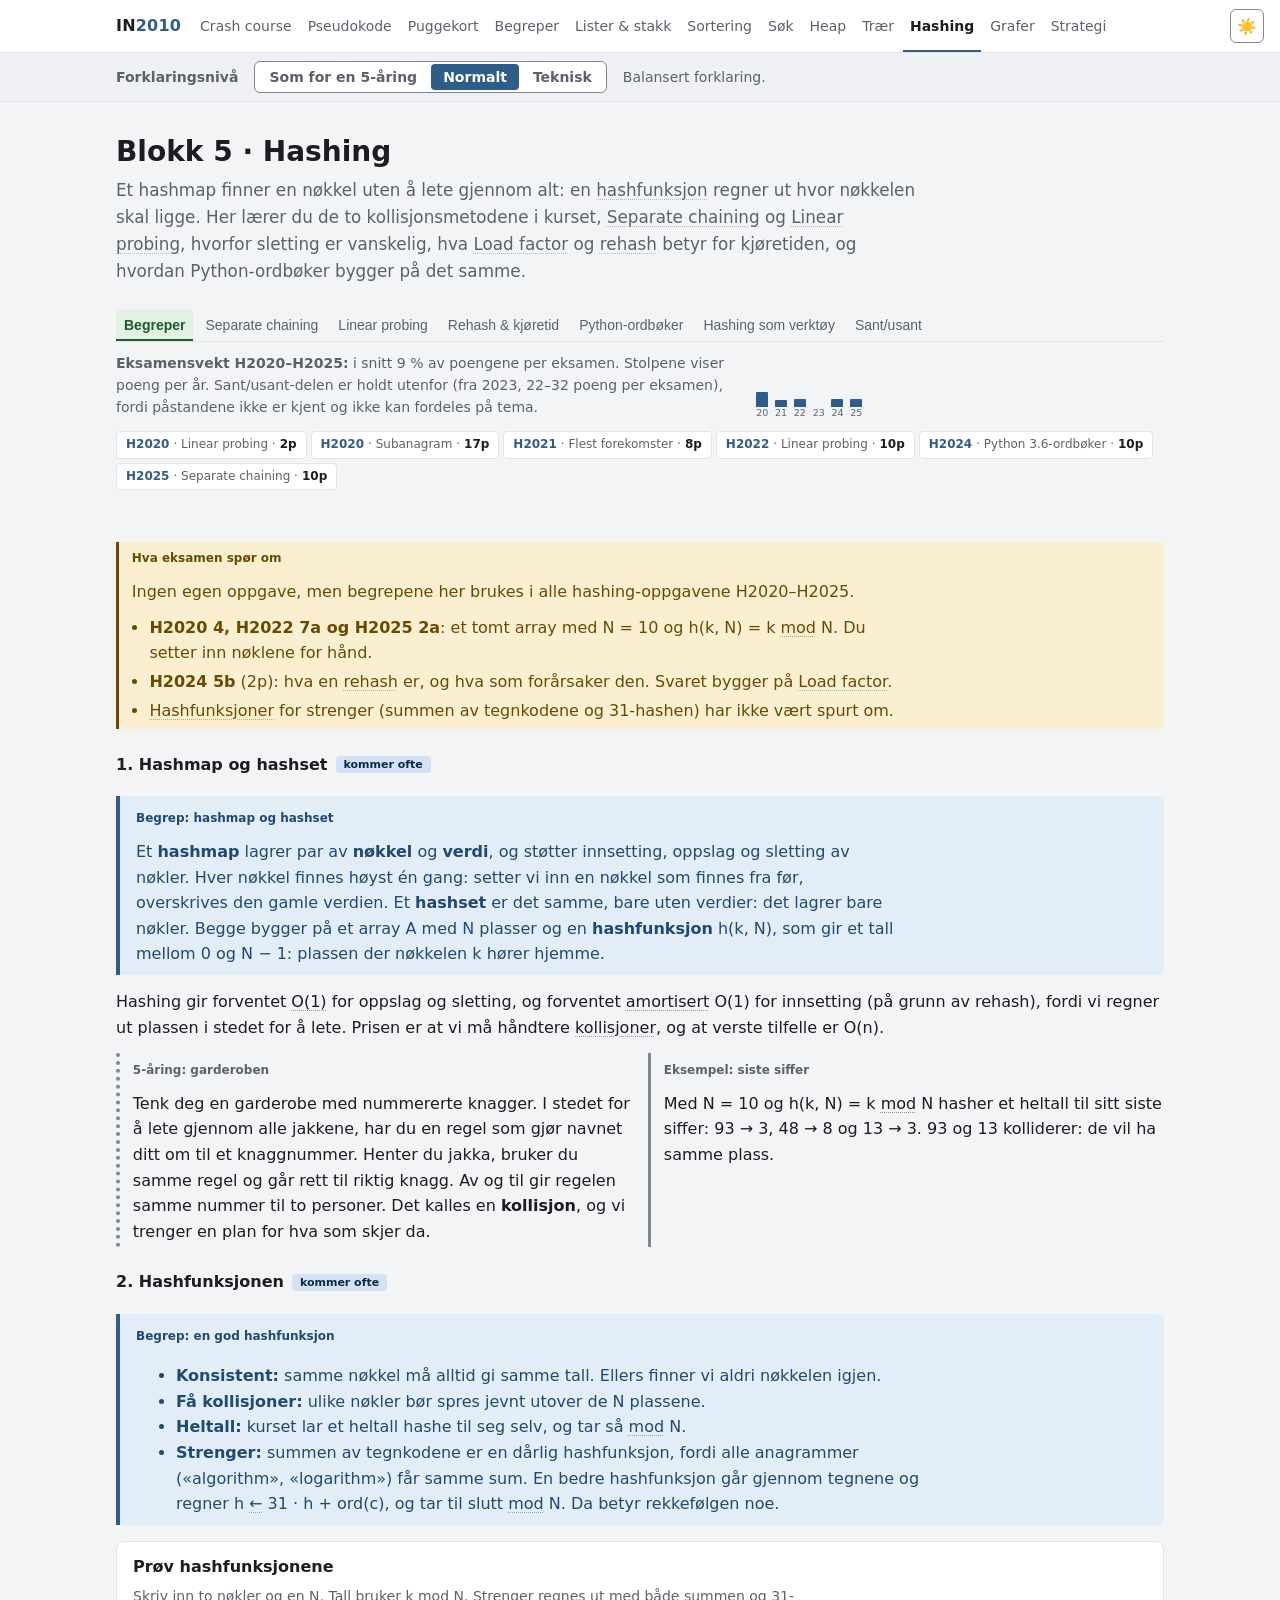
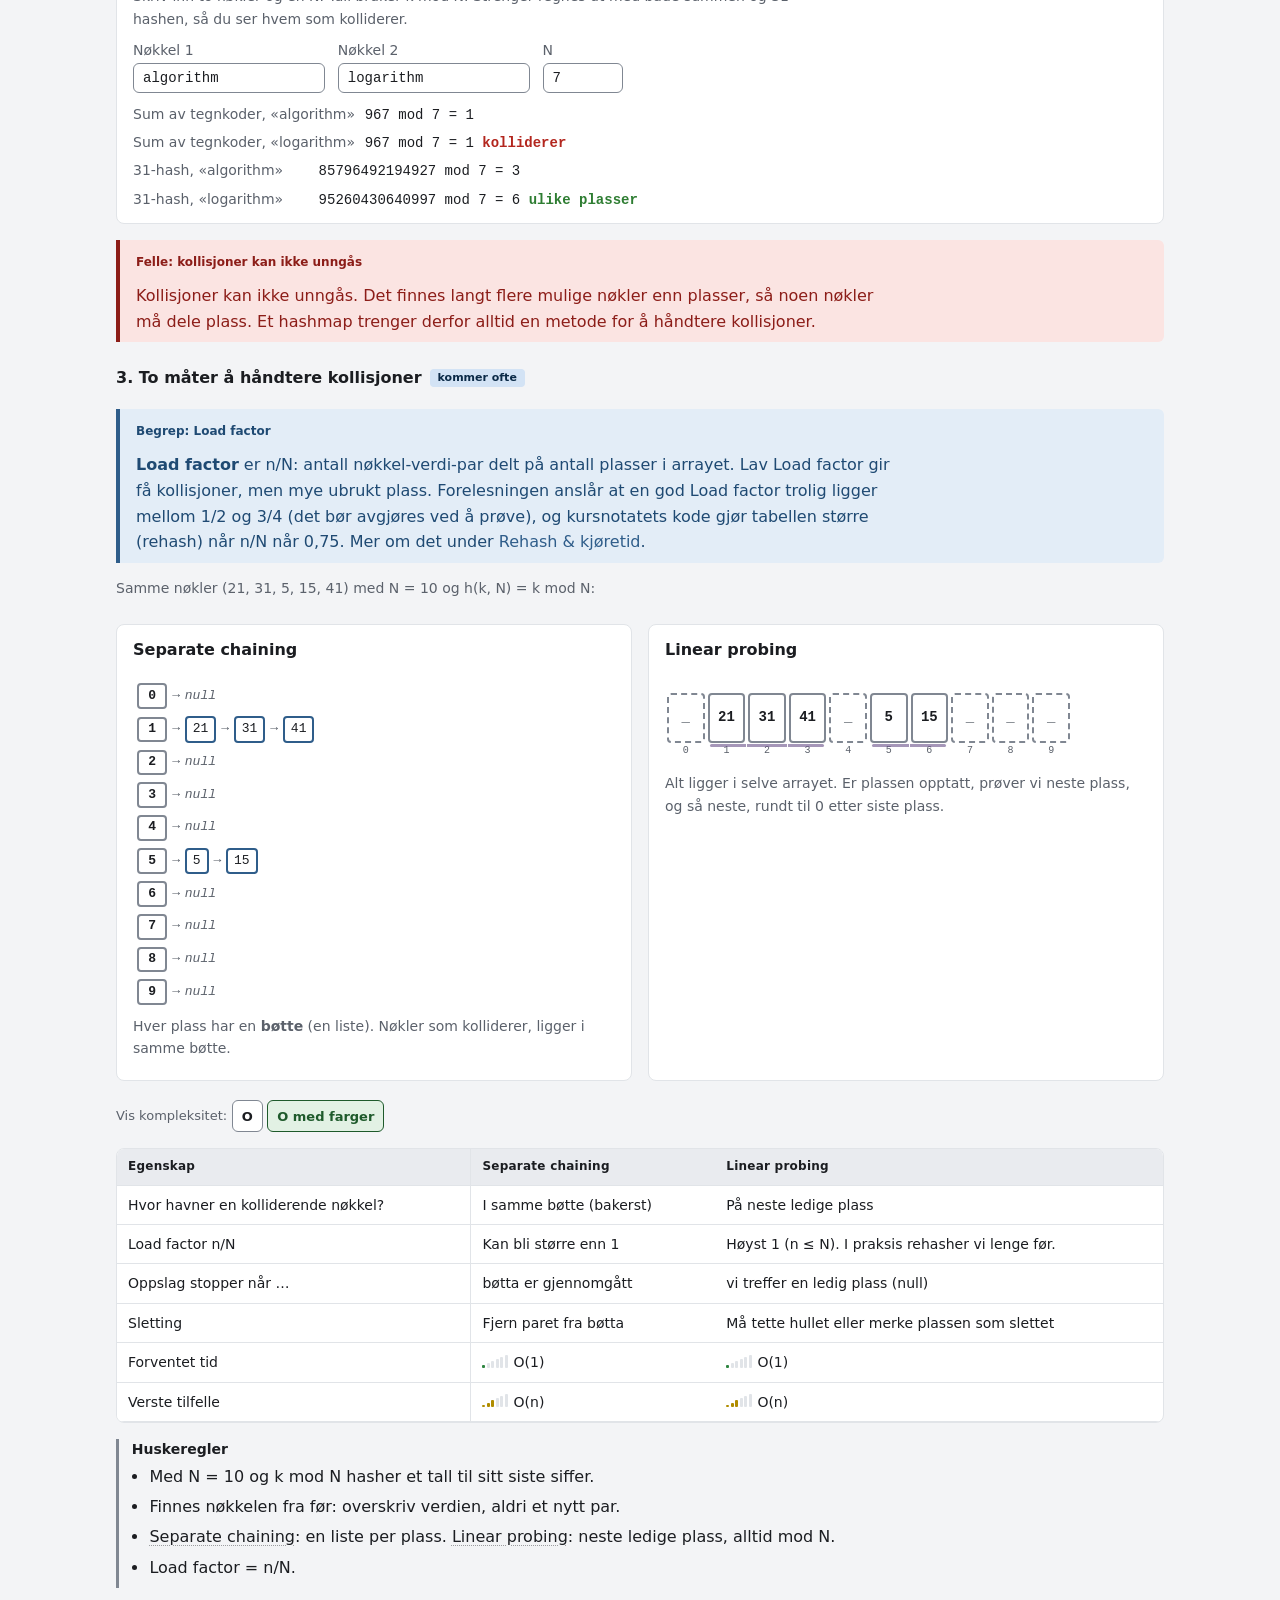
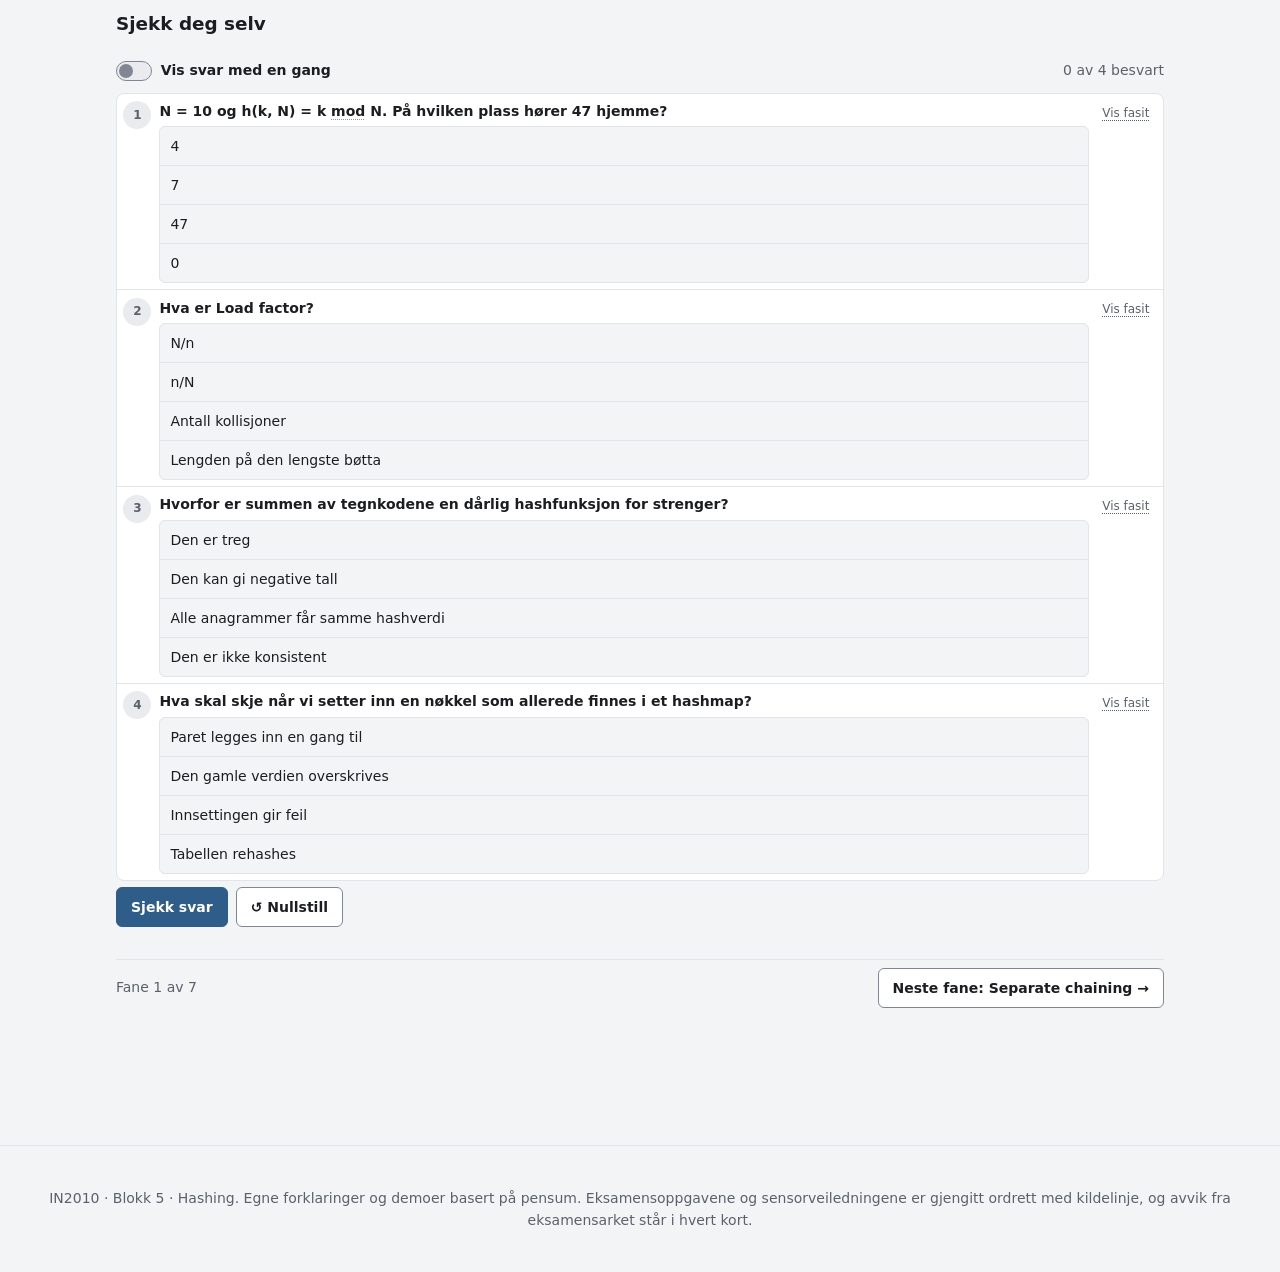
<file: 05-hashing.html>
<!doctype html>
<html lang="nb">
<head>
  <meta charset="utf-8">
  <link rel="icon" href="data:,">
  <meta name="viewport" content="width=device-width, initial-scale=1">
  <title>Blokk 5 · Hashing · IN2010</title>
  <meta name="description" content="Hashing i IN2010: hashfunksjoner, Separate chaining, Linear probing med sletting, Load factor og rehash, Python 3.6-ordbøker og hashing som verktøy – med stegvise demoer, pseudokode og eksamensoppgaver.">
  <script>(function(){try{var d=document.documentElement;var t=localStorage.getItem('in-theme');if(t!=='dark'&&t!=='system')t='light';if(t!=='system')d.setAttribute('data-theme',t);var l=localStorage.getItem('in-level');if(l!=='eli5'&&l!=='teknisk')l='normal';d.setAttribute('data-level',l);}catch(e){document.documentElement.setAttribute('data-theme','light');document.documentElement.setAttribute('data-level','normal');}})();</script>
  <link rel="stylesheet" href="assets/css/styles.css?v=20261127g">
  <link rel="stylesheet" href="assets/css/dra.css?v=20261127g">
  <link rel="stylesheet" href="assets/css/begrep-tips.css?v=20261127g">
</head>
<body data-page="hashing">
  <a class="skip-link" href="#main">Hopp til innhold</a>
  <header id="topnav"></header>

  <main id="main" class="wrap">
    <div class="pagehead">
      <h1>Blokk 5 · Hashing</h1>
      <p class="lead">Et hashmap finner en nøkkel uten å lete gjennom alt: en hashfunksjon regner ut hvor nøkkelen skal ligge.
        Her lærer du de to kollisjonsmetodene i kurset, Separate chaining og Linear probing, hvorfor sletting er vanskelig,
        hva Load factor og rehash betyr for kjøretiden, og hvordan Python-ordbøker bygger på det samme.</p>
    </div>

    <div class="tabs" role="tablist" aria-label="Emner om hashing">
      <button data-tab="begreper">Begreper</button>
      <button data-tab="chaining">Separate chaining</button>
      <button data-tab="probing">Linear probing</button>
      <button data-tab="kjoretid">Rehash &amp; kjøretid</button>
      <button data-tab="python">Python-ordbøker</button>
      <button data-tab="triks">Hashing som verktøy</button>
      <button data-tab="test">Sant/usant</button>
    </div>

    <div class="pagehead-info">
      <div class="badges">
        <span class="badge" data-go="probing" data-card="h2020-4"><b>H2020</b> · Linear probing · <span class="pts">2p</span></span>
        <span class="badge" data-go="triks" data-card="h2020-7"><b>H2020</b> · Subanagram · <span class="pts">17p</span></span>
        <span class="badge" data-go="triks" data-card="h2021-9"><b>H2021</b> · Flest forekomster · <span class="pts">8p</span></span>
        <span class="badge" data-go="probing" data-card="h2022-7"><b>H2022</b> · Linear probing · <span class="pts">10p</span></span>
        <span class="badge" data-go="python" data-card="h2024-5"><b>H2024</b> · Python 3.6-ordbøker · <span class="pts">10p</span></span>
        <span class="badge" data-go="chaining" data-card="h2025-2"><b>H2025</b> · Separate chaining · <span class="pts">10p</span></span>
      </div>
    </div>

    <!-- ===================== BEGREPER ===================== -->
    <section data-panel="begreper">
      <div class="callout eks-spor"><span class="lbl">Hva eksamen spør om</span>
        <p>Ingen egen oppgave, men begrepene her brukes i alle hashing-oppgavene H2020–H2025.</p>
        <ul>
          <li><b>H2020 4, H2022 7a og H2025 2a</b>: et tomt array med N = 10 og h(k, N) = k mod N. Du setter inn nøklene for hånd.</li>
          <li><b>H2024 5b</b> (2p): hva en rehash er, og hva som forårsaker den. Svaret bygger på Load factor.</li>
          <li>Hashfunksjoner for strenger (summen av tegnkodene og 31-hashen) har ikke vært spurt om.</li>
        </ul>
      </div>

      <h4 class="del">1. Hashmap og hashset <span class="tag merke kjerne">kommer ofte</span></h4>
      <div class="callout begrep"><span class="lbl">Begrep: hashmap og hashset</span>
        <p>Et <b>hashmap</b> lagrer par av <b>nøkkel</b> og <b>verdi</b>, og støtter innsetting, oppslag og sletting av nøkler.
          Hver nøkkel finnes høyst én gang: setter vi inn en nøkkel som finnes fra før, overskrives den gamle verdien. Et <b>hashset</b> er det samme, bare uten verdier: det lagrer bare nøkler.
          Begge bygger på et array A med N plasser og en <b>hashfunksjon</b> h(k, N), som gir et tall mellom 0 og N − 1:
          plassen der nøkkelen k hører hjemme.</p>
      </div>
      <div id="intro-begreper"></div>

      <div class="grid cols-2">
        <div class="callout eli5"><span class="lbl">5-åring: garderoben</span>
          <p>Tenk deg en garderobe med nummererte knagger. I stedet for å lete gjennom alle jakkene, har du en regel som gjør navnet ditt om til et knaggnummer.
            Henter du jakka, bruker du samme regel og går rett til riktig knagg. Av og til gir regelen samme nummer til to personer. Det kalles en <b>kollisjon</b>,
            og vi trenger en plan for hva som skjer da.</p>
        </div>
        <div class="callout eksempel"><span class="lbl">Eksempel: siste siffer</span>
          <p>Med N = 10 og h(k, N) = k mod N hasher et heltall til sitt siste siffer: 93 → 3, 48 → 8 og 13 → 3.
            93 og 13 kolliderer: de vil ha samme plass.</p>
        </div>
      </div>

      <h4 class="del">2. Hashfunksjonen <span class="tag merke kjerne">kommer ofte</span></h4>
      <div class="callout begrep"><span class="lbl">Begrep: en god hashfunksjon</span>
        <ul>
          <li><b>Konsistent:</b> samme nøkkel må alltid gi samme tall. Ellers finner vi aldri nøkkelen igjen.</li>
          <li><b>Få kollisjoner:</b> ulike nøkler bør spres jevnt utover de N plassene.</li>
          <li><b>Heltall:</b> kurset lar et heltall hashe til seg selv, og tar så mod N.</li>
          <li><b>Strenger:</b> summen av tegnkodene er en dårlig hashfunksjon, fordi alle anagrammer («algorithm», «logarithm») får samme sum.
            En bedre hashfunksjon går gjennom tegnene og regner h ← 31 · h + ord(c), og tar til slutt mod N. Da betyr rekkefølgen noe.</li>
        </ul>
      </div>
      <div class="card" id="hs-hashfn">
        <h4 style="margin:.2rem 0 .3rem">Prøv hashfunksjonene</h4>
        <p class="muted small">Skriv inn to nøkler og en N. Tall bruker k mod N. Strenger regnes ut med både summen og 31-hashen, så du ser hvem som kolliderer.</p>
      </div>
      <div class="callout felle"><span class="lbl">Felle: kollisjoner kan ikke unngås</span>
        <p>Kollisjoner kan ikke unngås. Det finnes langt flere mulige nøkler enn plasser, så noen nøkler må dele plass.
          Et hashmap trenger derfor alltid en metode for å håndtere kollisjoner.</p>
      </div>

      <h4 class="del">3. To måter å håndtere kollisjoner <span class="tag merke kjerne">kommer ofte</span></h4>
      <div class="callout begrep"><span class="lbl">Begrep: Load factor</span>
        <p><b>Load factor</b> er n/N: antall nøkkel-verdi-par delt på antall plasser i arrayet. Lav Load factor gir få kollisjoner, men mye ubrukt plass.
          Forelesningen anslår at en god Load factor trolig ligger mellom 1/2 og 3/4 (det bør avgjøres ved å prøve), og kursnotatets kode gjør tabellen større (rehash) når n/N når 0,75. Mer om det under <a href="#fane=kjoretid">Rehash &amp; kjøretid</a>.</p>
      </div>
      <p class="muted small">Samme nøkler (21, 31, 5, 15, 41) med N = 10 og h(k, N) = k mod N:</p>
      <div class="grid cols-2">
        <div class="card"><h4 style="margin-top:.2rem">Separate chaining</h4>
          <div id="mini-chain"></div>
          <p class="muted small">Hver plass har en <b>bøtte</b> (en liste). Nøkler som kolliderer, ligger i samme bøtte.</p></div>
        <div class="card"><h4 style="margin-top:.2rem">Linear probing</h4>
          <div id="mini-probe"></div>
          <p class="muted small">Alt ligger i selve arrayet. Er plassen opptatt, prøver vi neste plass, og så neste, rundt til 0 etter siste plass.</p></div>
      </div>
      <div class="table-wrap" id="tbl-hashing">
        <table class="cmp-table">
          <thead><tr><th>Egenskap</th><th>Separate chaining</th><th>Linear probing</th></tr></thead>
          <tbody>
            <tr><td>Hvor havner en kolliderende nøkkel?</td><td>I samme bøtte (bakerst)</td><td>På neste ledige plass</td></tr>
            <tr><td data-tip="Load factor = n/N, der n er antall par og N er størrelsen på arrayet.">Load factor n/N</td><td>Kan bli større enn 1</td><td>Høyst 1 (n ≤ N). I praksis rehasher vi lenge før.</td></tr>
            <tr><td>Oppslag stopper når …</td><td>bøtta er gjennomgått</td><td>vi treffer en ledig plass (null)</td></tr>
            <tr><td>Sletting</td><td>Fjern paret fra bøtta</td><td>Må tette hullet eller merke plassen som slettet</td></tr>
            <tr><td>Forventet tid</td><td>O(1)</td><td>O(1)</td></tr>
            <tr><td>Verste tilfelle</td><td>O(n)</td><td>O(n)</td></tr>
          </tbody>
        </table>
      </div>
      <div class="husk"><h4>Huskeregler</h4><ul>
        <li>Med N = 10 og k mod N hasher et tall til sitt siste siffer.</li>
        <li>Finnes nøkkelen fra før: overskriv verdien, aldri et nytt par.</li>
        <li>Separate chaining: en liste per plass. Linear probing: neste ledige plass, alltid mod N.</li>
        <li>Load factor = n/N.</li>
      </ul></div>

      <h3>Sjekk deg selv</h3>
      <div id="quiz-begreper"></div>
    </section>

    <!-- ===================== SEPARATE CHAINING ===================== -->
    <section data-panel="chaining" hidden>
      <div class="callout eks-spor"><span class="lbl">Hva eksamen spør om</span>
        <p><span class="tag merke eksbas">eksamensbasert</span> Spurt H2025 (10p), som første oppgave i del 2.</p>
        <ul>
          <li><b>H2025 2a</b> (3p): sett inn sju nøkkel-verdi-par med N = 10 og k mod N, og skriv ned bøttene.</li>
          <li><b>H2025 2b</b> (5p): forklar innsetting og skisser den med pseudokode.</li>
          <li><b>H2025 2c</b> (2p): kjøretiden for innsetting, både forventet og i verste tilfelle.</li>
        </ul>
      </div>

      <h4 class="del">1. Innsetting og oppslag <span class="tag merke eksbas">eksamensbasert</span></h4>
      <div class="callout begrep"><span class="lbl">Begrep: Separate chaining</span>
        <p>Med <b>Separate chaining</b> er hver plass i arrayet enten null eller en <b>bøtte</b>: en liste med nøkkel-verdi-par.
          Alle nøkler som hasher til plass i, ligger i bøtta A[i]. Bøtta lages først når den første nøkkelen hasher dit.</p>
      </div>
      <div id="intro-chaining"></div>
      <div class="grid cols-2">
        <div class="callout eli5"><span class="lbl">5-åring: en pose på hver knagg</span>
          <p>Hva om to jakker får samme knaggnummer? Med chaining henger vi en liten pose på hver knagg, og alle jakker med samme nummer havner i samme pose.
            For å finne jakka di går vakten til riktig knagg og ser gjennom posen. Så lenge posene er små, går det fort.</p>
        </div>
        <div class="callout eksempel"><span class="lbl">Enkelt eksempel</span>
          <p>N = 10 og h(k, N) = k mod N. Vi setter inn 21, 31 og 5.</p>
          <ul>
            <li>21 hører hjemme på plass 1. Der er det ingen bøtte, så vi lager en: [21].</li>
            <li>31 hører også hjemme på plass 1. Den legges bakerst i samme bøtte: [21, 31].</li>
            <li>5 får en ny bøtte på plass 5.</li>
          </ul>
          <p>Ser vi etter 31, går vi rett til bøtte 1 og leter bare gjennom de to som ligger der.</p>
        </div>
      </div>

      <p class="muted small hs-syntax"><b>Steg for steg:</b> demoen starter med H2025-eksempelet. Eget eksempel: skriv par som <code>21=a</code>, og et oppslag som <code>?21</code>. Legg til <code>N=7</code> for en annen størrelse. Tekstnøkler hashes med 31-hashen.</p>
      <div id="demo-chaining"></div>

      <div class="grid cols-2">
        <div class="callout sensor"><span class="lbl">Sensortips (H2025)</span>
          <ul>
            <li>Finnes nøkkelen fra før, skal verdien <b>overskrives</b>. Et nytt par bakerst gir duplikat og poengtrekk.</li>
            <li>Vis hvordan bøtta lages første gang (A[i] = null → ny liste med (k, v)).</li>
            <li>Si både verste og forventet kjøretid.</li>
          </ul>
        </div>
        <div class="callout felle"><span class="lbl">Felle: «bare legg paret bakerst»</span>
          <p>Det er fristende å bare legge paret bakerst. Men da må vi uansett lete gjennom bøtta for å oppdage en eksisterende nøkkel,
            så innsetting koster O(1 + |B|), ikke alltid O(1).</p>
        </div>
      </div>

      <h4 class="del">2. Kjøretid <span class="tag merke eksbas">eksamensbasert</span></h4>
      <div class="callout uni"><span class="lbl">Universitetsnivå: hvor lange blir bøttene?</span>
        <p>Med en god hashfunksjon og en tilstrekkelig lav Load factor er lengden på hver bøtte begrenset av en konstant. Da er oppslag og sletting forventet O(1).
          Innsetting er forventet <b>amortisert</b> O(1), fordi vi av og til må rehashe for å holde Load factor lav. Hasher alle nøklene til samme bøtte, blir hver operasjon O(n).</p>
      </div>
      <p>Kort sagt: alle operasjonene koster O(1 + |B|), der |B| er lengden på bøtta. Det er forventet O(1) og O(n) i verste tilfelle. H2025 2c ga ett poeng for hver av de to.</p>
      <div class="husk"><h4>Huskeregler</h4><ul>
        <li>A[i] er null: lag en ny bøtte med (k, v).</li>
        <li>Let gjennom bøtta først. Finnes k, overskriv. Ellers legg (k, v) bakerst.</li>
        <li>Kjøretid: forventet O(1), O(n) i verste tilfelle. Skriv begge.</li>
      </ul></div>

      <h3>Eksamen</h3>
      <div id="exam-h2025-2"></div>

      <h3>Sjekk deg selv</h3>
      <div id="quiz-chaining"></div>
    </section>

    <!-- ===================== LINEAR PROBING ===================== -->
    <section data-panel="probing" hidden>
      <div class="callout eks-spor"><span class="lbl">Hva eksamen spør om</span>
        <p><span class="tag merke kjerne">kommer ofte</span> Spurt H2020 og H2022. H2024 5 bygger også på Linear probing (se <a href="#fane=python">Python-ordbøker</a>).</p>
        <ul>
          <li><b>H2020 4</b> (2p): sett inn sju tall med N = 10 og k mod N, og fyll ut tabellen.</li>
          <li><b>H2022 7a</b> (2p): samme type, med svaret som en kommaseparert liste der _ er en tom plass.</li>
          <li><b>H2022 7b</b> (8p): forklar innsetting og skisser den med pseudokode.</li>
          <li>Sletting, slettet-merker og lange segmenter uten hull har ikke vært spurt om. Sant/usant-delen fra 2023 er ikke kjent.</li>
        </ul>
      </div>

      <h4 class="del">1. Innsetting og oppslag <span class="tag merke kjerne">kommer ofte</span></h4>
      <div class="callout begrep"><span class="lbl">Begrep: Linear probing</span>
        <p>Med <b>Linear probing</b> ligger alle parene i selve arrayet, høyst ett par per plass. Vi starter på hjemmeplassen i = h(k, N).
          Er den opptatt av en annen nøkkel, prøver vi i + 1, i + 2 og så videre, alltid mod N, slik at vi går rundt til 0 etter siste plass.
          Ledige plasser er null, og alle algoritmene stopper når de treffer en ledig plass.</p>
      </div>
      <div id="intro-probing"></div>
      <div class="grid cols-2">
        <div class="callout eli5"><span class="lbl">5-åring: kinoraden</span>
          <p>Tenk på en kinorad. Du går til setet billetten sier. Er det tatt, setter du deg på neste ledige sete til høyre, og kommer du til enden av raden, fortsetter du fra starten.
            Den som leter etter deg, starter på samme sete og går til høyre til hun finner deg eller kommer til et tomt sete. Et tomt sete betyr at du ikke er her.</p>
        </div>
        <div class="callout eksempel"><span class="lbl">Enkelt eksempel</span>
          <p>N = 10 og h(k, N) = k mod N. Vi setter inn 93, 13 og 48.</p>
          <ul>
            <li>93 får plass 3.</li>
            <li>13 vil også ha plass 3, men den er tatt, så 13 går til plass 4.</li>
            <li>48 får plass 8.</li>
          </ul>
          <p>Ser vi etter 13, starter vi på plass 3 (feil nøkkel), går videre til plass 4 og finner den der.</p>
        </div>
      </div>

      <p class="muted small hs-syntax"><b>Steg for steg:</b> demoen starter med H2020-eksempelet. Eget eksempel: tall settes inn, <code>?20</code> er et oppslag og <code>-10</code> sletter 10 (sletting forklares i del 2). Legg til <code>N=7</code> for en annen størrelse.
        Vi viser bare nøklene. Prikket ramme og «h» viser hjemmeplassen, og den lilla streken under viser segmenter uten hull (del 4).</p>
      <div id="demo-probing"></div>

      <div class="callout sensor"><span class="lbl">Sensortips (H2022)</span>
        <ul>
          <li>Glem ikke <b>mod N</b>. En prosedyre som går utenfor arrayet, ga 2 poeng trekk på H2022.</li>
          <li>Ved samme nøkkel skal verdien overskrives. Ellers 1 poeng trekk.</li>
          <li>Bruk h bare på nøkkelen. Feil bruk av hashfunksjonen, som i ← h(i + 1, N), ga 1 poeng trekk.</li>
          <li>Tips: skriv tabellen med _ for tomme plasser, og sjekk at du har tatt med rundturen fra siste til første plass.</li>
        </ul>
      </div>
      <div class="husk"><h4>Huskeregler</h4><ul>
        <li>Start på i = h(k, N), gå videre med i ← (i + 1) mod N.</li>
        <li>Stopp ved lik nøkkel (overskriv) eller ved null (sett inn her / finnes ikke).</li>
      </ul></div>

      <h4 class="del">2. Sletting <span class="tag merke ny">pensum, ikke spurt før</span></h4>
      <div class="callout felle"><span class="lbl">Felle: A[i] ← null ved sletting</span>
        <p>Setter vi bare plassen til null, kan andre nøkler bli borte. Under er 10 slettet fra tabellen fra H2022 ved å skrive null på plass 0.
          Et oppslag på 20 starter på hjemmeplassen 0, treffer null med en gang og svarer «finnes ikke», selv om 20 ligger på plass 3.</p>
      </div>
      <div class="grid cols-2">
        <div class="card"><div id="fig-naiv-for"></div></div>
        <div class="card"><div id="fig-naiv-etter"></div></div>
      </div>
      <p>Kurset har to strategier for å unngå dette:</p>
      <div class="grid cols-2">
        <div class="card"><h4 style="margin-top:.2rem">1 · Tett hullet</h4>
          <p class="small">Fjern paret, og gå videre gjennom resten av segmentet. Hver nøkkel som måtte gå forbi hullet for å komme dit den står, flyttes inn i hullet.
            Da oppstår et nytt hull, som tettes på samme måte, helt til vi treffer en ledig plass. Det er sletting i demoen over.</p></div>
        <div class="card"><h4 style="margin-top:.2rem">2 · Merk som slettet</h4>
          <p class="small">Erstatt paret med et <b>slettet-merke</b>. Oppslag stopper ikke ved merker, men innsetting kan bruke dem.
            Merkene blir liggende til neste rehash, som bare setter inn de ekte parene.</p></div>
      </div>
      <div class="callout begrep"><span class="lbl">Begrep: det sirkulære intervallet (i, j]</span>
        <p>Hullet er på plass i, og vi ser på nøkkelen på plass j. Tenk at du går fra hullet og bortover til j.
          Hjemmeplassen til nøkkelen, hjem = h(nøkkel, N), kan da ligge to steder:</p>
        <ul>
          <li><b>I strekningen du nettopp gikk over</b>, altså en av plassene i + 1, …, j. Det er det <b>sirkulære intervallet (i, j]</b>.
            Da har nøkkelen aldri passert hullet, og den blir stående.</li>
          <li><b>Utenfor den strekningen</b> (i hullet eller før det). Da gikk nøkkelen forbi hullet på vei til j.
            Den må flyttes inn i hullet, ellers finner vi den ikke igjen.</li>
        </ul>
        <p>«Sirkulært» betyr at vi teller mod N, så strekningen kan gå forbi slutten av arrayet og fortsette fra 0.
          <b>Eksempel:</b> N = 10, hullet er på plass 8 og j = 1. Strekningen er 9, 0, 1. Har nøkkelen på plass 1 hjemmeplass 0, blir den stående.
          Har den hjemmeplass 7, må den flyttes til plass 8.</p>
      </div>

      <h4 class="del">3. Strategi 2: slettet-merker <span class="tag merke ny">pensum, ikke spurt før</span></h4>
      <p class="muted small hs-syntax">Samme syntaks som over. Et merke vises som ×. Kurset sier at innsetting regner merkede plasser som ledige.
        Vår presisering i demoen: innsettingen leter likevel helt til en ledig plass før den gjenbruker det første merket, for nøkkelen kan ligge lenger ut, og da ville vi fått et duplikat.</p>
      <div id="demo-marks"></div>
      <div class="table-wrap">
        <table class="cmp-table">
          <thead><tr><th></th><th>Tett hullet</th><th>Merk som slettet</th></tr></thead>
          <tbody>
            <tr><td>Arbeid ved sletting</td><td>Gå gjennom resten av segmentet, flytt nøkler</td><td>Bare skriv merket</td></tr>
            <tr><td>Etterpå</td><td>Tabellen ser ut som om nøkkelen aldri fantes</td><td>Merkene gjør segmentene lengre</td></tr>
            <tr><td>Oppslag</td><td>Uendret</td><td>Må gå forbi merker</td></tr>
            <tr><td>Rydding</td><td>Ikke nødvendig</td><td>Neste rehash fjerner merkene</td></tr>
          </tbody>
        </table>
      </div>
      <div class="husk"><h4>Huskeregler</h4><ul>
        <li>Sett aldri bare A[i] ← null ved sletting: tett hullet eller merk som slettet.</li>
        <li>Tett hullet: flytt en nøkkel inn hvis hjemmeplassen dens ikke ligger i (i, j].</li>
        <li>Merker: oppslag går forbi dem, innsetting kan gjenbruke dem, rehash fjerner dem.</li>
      </ul></div>

      <h4 class="del">4. Lange segmenter uten hull <span class="tag merke ny">pensum, ikke spurt før</span></h4>
      <div class="callout begrep"><span class="lbl">Begrep: segmenter uten hull</span>
        <p>Med Linear probing kan vi få <b>lange segmenter uten hull</b>: mange opptatte plasser på rad. Da blir probingen lang, og i verste fall lineær.
          Vår forklaring på hvorfor det forsterker seg selv: en nøkkel som hasher inn i et slikt segment, må probe til enden av det og blir selv en del av segmentet, så det vokser videre. Lav Load factor holder segmentene korte.</p>
      </div>
      <div class="card"><div id="fig-cluster"></div>
        <p class="muted small">11, 12, 13, 21, 22 og 31 satt inn med N = 10. 31 hører hjemme på plass 1, men må gå forbi fem opptatte plasser (1–5) før den finner plass 6.</p></div>

      <h3>Eksamen</h3>
      <div id="exam-h2020-4"></div>
      <div id="exam-h2022-7"></div>

      <h3>Sjekk deg selv</h3>
      <div id="quiz-probing"></div>
    </section>

    <!-- ===================== KJØRETID ===================== -->
    <section data-panel="kjoretid" hidden>
      <div class="callout eks-spor"><span class="lbl">Hva eksamen spør om</span>
        <p><span class="tag merke kjerne">kommer ofte</span> Kjøretid og rehash er spurt som deloppgaver H2021, H2024 og H2025.</p>
        <ul>
          <li><b>H2025 2c</b> (2p): kjøretiden for innsetting med Separate chaining. Ett poeng for forventet og ett for verste tilfelle.</li>
          <li><b>H2021 9</b> (8p): forventet og verste kjøretid for en hashmap-løsning mot et telle-array (se <a href="#fane=triks">Hashing som verktøy</a>).</li>
          <li><b>H2024 5b</b> (2p): hva er en rehash, og hva forårsaker den? <b>5c</b> (2p) spør hvordan rehash foregår i Python-strukturen.</li>
          <li>Hvorfor innsetting blir amortisert O(1) (dobling mot N ← N + 1), har ikke vært spurt om.</li>
        </ul>
      </div>

      <h4 class="del">1. Forventet og verste tilfelle <span class="tag merke kjerne">kommer ofte</span></h4>
      <div id="intro-kjoretid"></div>
      <div class="callout eli5"><span class="lbl">5-åring: én lang kø på én knagg</span>
        <p>Hashing er raskt nesten alltid, men ikke alltid. Får alle samme knaggnummer, blir det én lang kø på én knagg, og vakten må lete gjennom alt.
          Derfor sier vi O(1) forventet, men O(n) i verste tilfelle.</p>
      </div>
      <div class="card"><h4 style="margin-top:.2rem">Verste tilfelle: alt i samme bøtte</h4>
        <div id="fig-verst"></div>
        <p class="muted small">0, 10, 20, 30 og 40 med N = 10 og k mod N. Et oppslag på 40 må gå gjennom hele bøtta: O(n).</p></div>
      <div class="table-wrap">
        <table class="cmp-table">
          <thead><tr><th>Operasjon</th><th>Forventet</th><th>Verste tilfelle</th></tr></thead>
          <tbody>
            <tr><td>Innsetting</td><td>O(1) amortisert</td><td>O(n)</td></tr>
            <tr><td>Oppslag</td><td>O(1)</td><td>O(n)</td></tr>
            <tr><td>Sletting</td><td>O(1)</td><td>O(n)</td></tr>
            <tr><td>Rehash</td><td>O(n)</td><td data-tip="Havner alle n nøklene på samme hjemmeplass, koster gjeninnsettingene 1 + 2 + … + n. Med god spredning er rehash forventet O(n).">O(n²)</td></tr>
          </tbody>
        </table>
      </div>
      <div class="callout felle"><span class="lbl">Felle: «hashing er O(1)»</span>
        <p>Skriv aldri bare «hashing er O(1)». Si <b>forventet</b> O(1) (for innsetting: forventet amortisert O(1)), og <b>O(n) i verste tilfelle</b>.
          Verste tilfelle er når mange nøkler hasher til samme plass. H2025 ga ett poeng for hver av de to delene.</p>
      </div>

      <h4 class="del">2. Rehash <span class="tag merke eksbas">eksamensbasert</span></h4>
      <div class="callout begrep"><span class="lbl">Begrep: rehash</span>
        <p>En <b>rehash</b> lager et nytt, større array (kurset dobler N) og setter inn alle parene på nytt med den nye N-en.
          Hjemmeplassen h(k, N) avhenger av N, så parene havner ofte på nye plasser. Kurset sjekker før hver innsetting om n/N ≥ 0,75, og starter med N = 1.
          En rehash koster O(n).</p>
      </div>
      <p class="muted small hs-syntax">Eget eksempel: tall som settes inn, f.eks. <code>5, 12, 7, 20</code>. Legg til <code>N=4</code> for å starte med 4 plasser.</p>
      <div id="demo-rehash"></div>

      <h4 class="del">3. Hvorfor blir det amortisert O(1)? <span class="tag merke ny">pensum, ikke spurt før</span></h4>
      <div id="intro-amort"></div>
      <div class="card" id="hs-amort"></div>

      <details class="fordyp"><summary>Forventet og amortisert, mer presist <span class="tag merke fordyp">Fordypning, ikke nødvendig til eksamen</span></summary>
      <div class="callout uni"><span class="lbl">Universitetsnivå: forventet og amortisert</span>
        <p>«Forventet» forutsetter at hashfunksjonen sprer nøklene godt. Under antakelsen om uniform hashing er antall nøkler per plass i snitt Load factor, som rehash holder under en konstant. (Lysarkene sier bare at dette gir forventet O(1); snittet n/N er vår egen utregning.)
          «Amortisert» betyr at enkelte innsettinger er dyre (de som utløser en rehash, forventet O(n)), men at gjennomsnittet over mange innsettinger er O(1).
          Dobling er nøkkelen: rehashene skjer ved n ≈ 0,75 · 1, 2, 4, 8, … og summen av arbeidet er en geometrisk rekke, O(n) totalt.</p>
      </div>
      </details>
      <div class="husk"><h4>Huskeregler</h4><ul>
        <li>Skriv alltid begge: forventet O(1) og O(n) i verste tilfelle (innsetting: forventet amortisert O(1)).</li>
        <li>Rehash: når n/N blir for høy (kurset: 0,75), doble N og sett inn alle parene på nytt. Koster forventet O(n).</li>
        <li>Dobling gir amortisert O(1). N ← N + 1 gir O(n) per innsetting.</li>
      </ul></div>

      <h3>Sjekk deg selv</h3>
      <div id="quiz-kjoretid"></div>
    </section>

    <!-- ===================== PYTHON ===================== -->
    <section data-panel="python" hidden>
      <div class="callout eks-spor"><span class="lbl">Hva eksamen spør om</span>
        <p><span class="tag merke eksbas">eksamensbasert</span> Spurt H2024 (10p). Oppgaven bygger på Linear probing og rehash.</p>
        <ul>
          <li><b>H2024 5a</b> (4p): forklar med naturlig språk hvordan oppslag og innsetting med Linear probing må endres for indices og entries.</li>
          <li><b>H2024 5b</b> (2p): hva er en rehash, og hva forårsaker den?</li>
          <li><b>H2024 5c</b> (2p): hvordan foregår en rehash i den nye strukturen?</li>
          <li><b>H2024 5d</b> (2p): hva er fordelene med den nye strukturen?</li>
        </ul>
      </div>

      <h4 class="del">1. Indices og entries <span class="tag merke eksbas">eksamensbasert</span></h4>
      <div class="callout begrep"><span class="lbl">Begrep: Python-ordbøker</span>
        <p>En Python-<b>ordbok</b> (dict) er et hashmap. H2024 lot oss anta, som en forenkling, at ordbøker fram til Python 3.6 brukte Linear probing
          slik det undervises i IN2010: ett array med N plasser, der hver plass har plass til et helt nøkkel-verdi-par.
          Fra 3.6 er dataene delt i to: <b>entries</b>, et tettpakket dynamisk array med de n parene i innsettingsrekkefølge, og <b>indices</b>,
          et array med N plasser som bare inneholder indekser inn i entries (eller er ledig).</p>
      </div>
      <div id="intro-python"></div>
      <div class="callout eli5"><span class="lbl">5-åring: bokhylla og lappen</span>
        <p>Før var det som en hylle med mange tomme rom, der hver bok sto på sin faste plass. Nå står bøkene tett i en bokhylle i den rekkefølgen du kjøpte dem,
          og en liten lapp med mange ruter sier hvilket nummer i hylla boka har.</p>
      </div>
      <div class="grid cols-2">
        <div class="card"><h4 style="margin-top:.2rem">Før 3.6</h4><div id="fig-py-gammel"></div></div>
        <div class="card"><h4 style="margin-top:.2rem">Fra 3.6</h4><div id="fig-py-ny"></div></div>
      </div>
      <p class="muted small">Eksempelet fra H2024: d["timmy"] = "red", d["barry"] = "green", d["guido"] = "blue", med N = 8.</p>

      <h4 class="del">2. Oppslag, innsetting og rehash <span class="tag merke eksbas">eksamensbasert</span></h4>
      <p class="muted small hs-syntax"><b>Steg for steg:</b> demoen starter med H2024-eksempelet. Velg «Med rehash» for å se 5c. Eget eksempel: <code>timmy=red, ?timmy, rehash</code>. Navnene fra H2024 har faste hashverdier valgt slik at plasseringene blir som i oppgaven.
        Andre tekstnøkler bruker 31-hashen. Den nederste, svake tabellen viser hvordan det samme ville sett ut før 3.6.</p>
      <div id="demo-python"></div>

      <h4 class="del">3. Fordelene med den nye strukturen <span class="tag merke eksbas">eksamensbasert</span></h4>
      <div class="callout eksempel"><span class="lbl">Fordeler med indices og entries</span>
        <ul>
          <li><b>Innsettingsrekkefølgen bevares</b>, fordi nye par alltid legges bakerst i entries.</li>
          <li><b>Iterasjon</b> går gjennom n par i entries, ikke gjennom N plasser med mange hull.</li>
          <li><b>Rehash</b> rører ikke parene: bare indices lages på nytt.</li>
          <li><b>Mindre minne:</b> de tomme plassene i indices er bare små tall, ikke hele par.</li>
        </ul>
      </div>
      <div class="husk"><h4>Huskeregler</h4><ul>
        <li>N er nå størrelsen på indices. Probingen skjer i indices.</li>
        <li>Nøkkelen sammenlignes i entries[indices[i]].</li>
        <li>Nye par legges bakerst i entries. Rehash bygger bare indices på nytt.</li>
        <li>H2024 5d ga full uttelling for to fordeler.</li>
      </ul></div>

      <h3>Eksamen</h3>
      <div id="exam-h2024-5"></div>

      <h3>Sjekk deg selv</h3>
      <div id="quiz-python"></div>
    </section>

    <!-- ===================== TRIKS ===================== -->
    <section data-panel="triks" hidden>
      <div class="callout eks-spor"><span class="lbl">Hva eksamen spør om</span>
        <p><span class="tag merke kjerne">kommer ofte</span> Spurt H2020 og H2021, og hashing som verktøy dukker opp i oppgaver på andre sider også.</p>
        <ul>
          <li><b>H2020 7a</b> (4p): kjøretiden til en subanagram-sjekk med lister (flervalg). <b>7b</b> (7p): skriv IsSubanagramOf2 med frekvenstabeller i O(w + s). <b>7c</b> (6p): drøft to strategier for å finne subanagrammer i en ordbok.</li>
          <li><b>H2021 9</b> (8p): drøft et hashmap mot et telle-array for å finne tallet som forekommer flest ganger, med verste og forventet kjøretid.</li>
          <li>Samme verktøy brukes i <b>H2021 10</b> (<a href="02-sok.html#fane=triks">par med sum x</a>), <b>H2023 3</b> (<a href="02-sok.html#fane=duplikat">finn duplikat</a>) og <b>H2022 9</b> (<a href="04-traer.html#fane=huffman">autofullføring: prefikstre mot hashmap</a>).</li>
        </ul>
      </div>

      <h4 class="del">1. Kjenn igjen oppgaven <span class="tag merke kjerne">kommer ofte</span></h4>
      <div id="intro-triks"></div>
      <div class="grid cols-2">
        <div class="callout eli5"><span class="lbl">5-åring: huskelista</span>
          <p>Mange eksamensoppgaver handler om «har jeg sett dette før?». Et hashset er en huskeliste der du kan sjekke et navn på et blunk.
            I stedet for å sammenligne alle med alle, går du gjennom én gang og spør huskelista.</p>
        </div>
        <div class="callout snarvei"><span class="lbl">Snarvei: kjenn igjen oppgaven</span>
          <p>Spør oppgaven «finnes x?», «har vi sett dette før?» eller «hvor mange av hver?», passer et hashset eller hashmap nesten alltid:
            forventet O(1) per oppslag og forventet O(n) for én gjennomgang. Husk å oppgi verste tilfelle også.</p>
        </div>
      </div>
      <div class="table-wrap">
        <table class="cmp-table">
          <thead><tr><th>Når du skal …</th><th>Bruk</th><th>Forventet tid</th></tr></thead>
          <tbody>
            <tr><td>telle forekomster</td><td>hashmap: element ↦ antall</td><td>O(n)</td></tr>
            <tr><td>finne det hyppigste elementet</td><td>hashmap + én gjennomgang</td><td>O(n)</td></tr>
            <tr><td>sjekke om noe finnes fra før (duplikat)</td><td>hashset</td><td>O(n)</td></tr>
            <tr><td>finne par som summerer til x</td><td>hashset med x − y</td><td>O(n)</td></tr>
            <tr><td>sammenligne bokstaver i to ord</td><td>to frekvenstabeller</td><td>O(w + s)</td></tr>
            <tr><td>gruppere anagrammer</td><td>hashmap: sorterte bokstaver ↦ liste med ord</td><td>O(L log L) per ord, der L er ordlengden</td></tr>
          </tbody>
        </table>
      </div>
      <p class="small">Duplikater og summer fra blokk 2 bruker samme idé: se <a href="02-sok.html#fane=duplikat">Finn duplikat</a> og <a href="02-sok.html#fane=triks">Array-triks</a>.</p>

      <h4 class="del">2. Telling med hashmap <span class="tag merke eksbas">eksamensbasert</span></h4>
      <p class="small">Demoen går gjennom arrayet én gang, teller hvert tall i et hashmap og husker underveis tallet m med flest forekomster. Det er samme idé som Strategi 1 i H2021 9.</p>
      <div id="demo-mostfreq"></div>
      <div class="callout felle"><span class="lbl">Felle: forventet er ikke garantert</span>
        <p>Hashmap-operasjonene er forventet O(1), ikke garantert. Én gjennomgang med n operasjoner er derfor forventet O(n), men O(n²) i verste tilfelle.
          Er verdiene små heltall (høyst k), gir et vanlig telle-array garantert O(n + k).</p>
      </div>

      <h4 class="del">3. Frekvenstabeller: subanagram <span class="tag merke eksbas">eksamensbasert</span></h4>
      <div class="callout begrep"><span class="lbl">Begrep: frekvenstabell</span>
        <p>En <b>frekvenstabell</b> for en streng er et hashmap fra bokstav til antall forekomster. W kan skrives med bokstavene i S (uten gjenbruk)
          nøyaktig når W ikke trenger flere av noen bokstav enn S har.</p>
      </div>
      <p class="small">Til venstre står IsSubanagramOf2, løsningen på H2020 7b: bygg én frekvenstabell for W og én for S, og sjekk hver bokstav i W. Til høyre kan du prøve selv: skriv et ord W og bokstavene S, og se hvilken bokstav det eventuelt er for få av.</p>
      <div class="grid cols-2">
        <div><div id="pc-subanagram"></div></div>
        <div class="card" id="hs-subw"></div>
      </div>
      <details class="card" style="margin-top:.6rem"><summary><b>Koden, linje for linje</b> (IsSubanagramOf2)</summary><div id="exp-subanagram"></div></details>
      <div class="husk"><h4>Huskeregler</h4><ul>
        <li>«Har jeg sett dette før?» → hashset. «Hvor mange av hver?» → hashmap.</li>
        <li>Én gjennomgang med hashing: forventet O(n), O(n²) i verste tilfelle. Oppgi begge.</li>
        <li>Små heltall (høyst k): et telle-array gir garantert O(n + k).</li>
      </ul></div>

      <h3>Eksamen</h3>
      <div id="exam-h2021-9"></div>
      <div id="exam-h2020-7"></div>
    </section>

    <!-- ===================== SANT/USANT ===================== -->
    <section data-panel="test" hidden>
      <div class="callout eks-spor"><span class="lbl">Hva eksamen spør om</span>
        <p><span class="tag merke ny">pensum, ikke spurt før</span> Hashing har ikke vært med i de kjente sant/usant-oppgavene (H2021 3, H2022 2 og 5). Sant/usant-delen fra 2023 er ikke kjent.
          Påstandene under øver på det de andre fanene går gjennom, og som eksamen spør om i oppgavene for hånd.</p>
      </div>
      <h3>Sant eller usant?</h3>
      <p class="muted small">Ta stilling til hver påstand, og sjekk svarene. Forklaringen viser hvorfor.</p>
      <div id="tf-hashing"></div>
      <h4 style="margin-top:1.5rem">Dra og plasser</h4>
      <div id="dra-hashing"></div>

      <h3 style="margin-top:2rem">Test deg selv – hashing</h3>
      <p class="muted small">Disse påstandene har aldri stått på eksamen. De er laget ut fra hva eksamenene og
        sensorveiledningene H2020–H2025 tester igjen og igjen, så du kan sjekke at du kan det sensor ser etter.
        De oftest testede står først.</p>
      <div data-tf-gen="hashing"></div>
    </section>
  </main>

  <footer class="footer">
    <p class="muted small">IN2010 · Blokk 5 · Hashing. Egne forklaringer og demoer basert på pensum. Eksamensoppgavene og sensorveiledningene er gjengitt ordrett med kildelinje, og avvik fra eksamensarket står i hvert kort.</p>
  </footer>

  <script src="assets/js/core.js?v=20261127g"></script>
<script src="assets/js/eksamensvekt.js?v=20261127g"></script>
  <script src="assets/js/symboler.js?v=20261127g"></script>
  <script src="assets/js/begreper-data.js?v=20261127g"></script>
  <script src="assets/js/begrep-tips.js?v=20261127g"></script>
  <script src="assets/js/data-tf.js?v=20261127g"></script>
  <script src="assets/js/pseudocode.js?v=20261127g"></script>
  <script src="assets/js/stepplayer.js?v=20261127g"></script>
  <script src="assets/js/varline.js?v=20261127g"></script>
  <script src="assets/js/viz-hash.js?v=20261127g"></script>
  <script src="assets/js/data-algos.js?v=20261127g"></script>
  <script src="assets/js/data-hashing.js?v=20261127g"></script>
  <script src="assets/js/perfekt/hashing.js?v=20261127g"></script>
  <script src="assets/js/perfekt/delt.js?v=20261127g"></script>
  <script src="assets/js/kort/hashing.js?v=20261127g"></script>
  <script src="assets/js/dra.js?v=20261127g"></script>
  <script src="assets/js/data-dra.js?v=20261127g"></script>
  <script>
  (function () {
    "use strict";
    var IN = window.IN, qs = IN.qs, qsa = IN.qsa, el = IN.el, A = IN.algos, G = IN.gen, HS = IN.hs;
    function t(e, n, k) { return { eli5: e, normal: n, teknisk: k }; }
    var KF = IN.kortData.felles("hashing"), esc = KF.esc, LEGEND = KF.LEGEND, PYFIX = KF.PYFIX, ins = KF.ins, insKV = KF.insKV, lastStep = KF.lastStep, probeState = KF.probeState, chainState = KF.chainState, probeFig = KF.probeFig, draw = KF.draw, hashFig = KF.hashFig, CH25 = KF.CH25, PY3 = KF.PY3, pyLast = KF.pyLast;

    /* ---------- Fellesoppsett for demoer ---------- */

    /* Demo med én eller flere pseudokoder. Steg med linje 100·a + l lyser opp linje l i pseudokode nr. a. */
    function mountOps(host, cfg) {
      if (typeof host === "string") host = qs(host);
      var player = el("div", { class: "hs-host" });
      var right = el("div", { class: "hs-pcs" }, [el("h4", { style: "margin:.2rem 0 .4rem", text: "Pseudokode (følger demoen)" })]);
      var det = el("details", { class: "card" }, [el("summary", { html: "<b>Koden, linje for linje</b> (" + cfg.algos.map(function (k) { return esc(A[k].name); }).join(", ") + ")" })]);
      var multi = cfg.algos.length > 1;
      var hs = cfg.algos.map(function (key) {
        var box = el("div", { class: "hs-pc" }), pc = el("div");
        if (multi) box.appendChild(el("h5", { class: "hs-pc-title", text: A[key].title }));
        box.appendChild(pc); right.appendChild(box);
        var hd = IN.pseudo.render(pc, A[key], { head: !multi });
        var bo = IN.pseudo.bigO(A[key], { compact: true }); if (bo) box.appendChild(bo);
        var ex = el("div"); if (multi) det.appendChild(el("h5", { style: "margin:.8rem 0 .3rem", text: A[key].title })); det.appendChild(ex);
        IN.pseudo.explainer(ex, A[key], {});
        return { box: box, hd: hd };
      });
      host.appendChild(el("div", { class: "grid cols-2" }, [el("div", {}, [player]), right]));
      host.appendChild(det);
      var handle = {
        highlight: function (n) {
          var a = multi ? Math.floor(n / 100) - 1 : 0, l = multi ? n % 100 : n;
          // cfg.callLine: { blokk: kode } – mens blokka kjører, lyser også kall-linja i blokka som kalte den
          var call = multi && cfg.callLine ? cfg.callLine[a + 1] : null, ca = call ? Math.floor(call / 100) - 1 : -1;
          right.classList.add("has-on");
          hs.forEach(function (h, i) {
            if (i === a) { h.hd.highlight(l); h.box.classList.add("on"); }
            else if (i === ca) { h.hd.highlight(call % 100); h.box.classList.add("on"); }
            else { h.hd.clear(); h.box.classList.remove("on"); }
          });
        },
        clear: function () { right.classList.remove("has-on"); hs.forEach(function (h) { h.hd.clear(); h.box.classList.remove("on"); }); }
      };
      return IN.stepPlayer(player, {
        generate: G[cfg.gen], presets: cfg.presets,
        render: function (s, ctx) { IN.vizHash(ctx.stage, s); },
        pseudo: handle, legend: cfg.legend || LEGEND,
        parseInput: cfg.parseInput, inputLabel: cfg.inputLabel
      });
    }
    function pcBlock(pcSel, expSel, key) {
      IN.pseudo.render(pcSel, A[key], {});
      var bo = IN.pseudo.bigO(A[key], { compact: true }); if (bo) qs(pcSel).appendChild(bo);
      if (expSel) IN.pseudo.explainer(expSel, A[key], {});
    }

    /* ===================== BEGREPER ===================== */
    IN.explain("#intro-begreper", t(
      "Tenk på en garderobe med nummererte knagger. Vakten ser på navnet ditt, regner ut et knaggnummer og henger jakka der. Når du kommer tilbake, regner hun ut samme nummer og går rett til riktig knagg. Hun trenger ikke lete gjennom alle jakkene. Det er hele idéen med hashing.",
      "Hashing gir forventet O(1) for oppslag og sletting, og forventet amortisert O(1) for innsetting (på grunn av rehash), fordi vi regner ut plassen i stedet for å lete. Prisen er at vi må håndtere kollisjoner, og at verste tilfelle er O(n).",
      "Et hashmap implementerer et map (nøkkel ↦ verdi) med et array A av størrelse N og en hashfunksjon h(k, N) ∈ {0, …, N − 1}. Ytelsen avhenger av hvor godt h sprer nøklene, og av Load factor n/N."
    ), { label: "Nivå:" });

    (function hashWidget() {
      var host = qs("#hs-hashfn");
      var k1 = el("input", { type: "text", value: "algorithm", "aria-label": "Nøkkel 1" });
      var k2 = el("input", { type: "text", value: "logarithm", "aria-label": "Nøkkel 2" });
      var nN = el("input", { type: "number", min: "1", max: "1000", value: "7", class: "n", "aria-label": "N" });
      var out = el("div", { class: "hs-out", "aria-live": "polite" });
      host.appendChild(el("div", { class: "hs-form" }, [
        el("label", {}, [el("span", { text: "Nøkkel 1" }), k1]), el("label", {}, [el("span", { text: "Nøkkel 2" }), k2]), el("label", {}, [el("span", { text: "N" }), nN])]));
      host.appendChild(out);
      function row(lbl, html) { return '<div class="row"><span class="lbl">' + lbl + "</span><span>" + html + "</span></div>"; }
      function one(s, N) {
        if (/^-?\d+$/.test(s)) { var k = parseInt(s, 10); return { int: true, v: HS.mod(k, N), txt: k + " mod " + N + " = " + HS.mod(k, N) }; }
        var sum = 0; for (var i = 0; i < s.length; i++) sum += s.charCodeAt(i);
        return { int: false, sum: HS.hSum(s, N), sumTxt: sum + " mod " + N + " = " + HS.hSum(s, N), g: HS.h31(s, N), gTxt: HS.h31Full(s).toString() + " mod " + N + " = " + HS.h31(s, N) };
      }
      function paint() {
        var N = Math.max(1, Math.min(1000, parseInt(nN.value, 10) || 1)), a = k1.value.trim(), b = k2.value.trim(), html = "";
        if (!a) { out.innerHTML = '<span class="muted small">Skriv en nøkkel.</span>'; return; }
        var x = one(a, N), y = b ? one(b, N) : null;
        function cmp(p, q) { return q == null ? "" : p === q ? ' <span class="bad">kolliderer</span>' : ' <span class="ok">ulike plasser</span>'; }
        if (x.int) {
          html += row("h(" + esc(a) + ")", esc(x.txt));
          if (y) html += row("h(" + esc(b) + ")", esc(y.int ? y.txt : "(tekst, bruker 31-hashen) " + y.gTxt) + cmp(x.v, y.int ? y.v : y.g));
        } else {
          html += row("Sum av tegnkoder, «" + esc(a) + "»", esc(x.sumTxt));
          if (y && !y.int) html += row("Sum av tegnkoder, «" + esc(b) + "»", esc(y.sumTxt) + cmp(x.sum, y.sum));
          html += row("31-hash, «" + esc(a) + "»", esc(x.gTxt));
          if (y && !y.int) html += row("31-hash, «" + esc(b) + "»", esc(y.gTxt) + cmp(x.g, y.g));
          if (y && y.int) html += row("h(" + esc(b) + ")", esc(y.txt));
        }
        out.innerHTML = html;
      }
      [k1, k2, nN].forEach(function (i) { i.addEventListener("input", paint); });
      paint();
    })();

    (function minis() {
      var keys = [21, 31, 5, 15, 41];
      draw("#mini-chain", { parts: [{ type: "chain", N: 10, rows: chainState(10, keys.map(function (k) { return [k, null]; })) }] });
      draw("#mini-probe", probeFig("", probeState(10, keys), {}, true));
    })();
    IN.tips(qs("#tbl-hashing"));

    IN.quiz("#quiz-begreper", [
      { q: "N = 10 og h(k, N) = k mod N. På hvilken plass hører 47 hjemme?", options: ["4", "7", "47", "0"], answer: 1,
        explain: "47 mod 10 = 7: tallet hasher til sitt siste siffer." },
      { q: "Hva er Load factor?", options: ["N/n", "n/N", "Antall kollisjoner", "Lengden på den lengste bøtta"], answer: 1,
        explain: "Antall par n delt på antall plasser N. Med Linear probing er den høyst 1, fordi hver plass har høyst ett par. Med Separate chaining kan den bli større enn 1." },
      { q: "Hvorfor er summen av tegnkodene en dårlig hashfunksjon for strenger?", options: ["Den er treg", "Den kan gi negative tall", "Alle anagrammer får samme hashverdi", "Den er ikke konsistent"], answer: 2,
        explain: "Summen bryr seg ikke om rekkefølgen, så «algorithm» og «logarithm» kolliderer alltid. 31-hashen vekter tegnene etter posisjon." },
      { q: "Hva skal skje når vi setter inn en nøkkel som allerede finnes i et hashmap?", options: ["Paret legges inn en gang til", "Den gamle verdien overskrives", "Innsettingen gir feil", "Tabellen rehashes"], answer: 1,
        explain: "Hver nøkkel finnes høyst én gang, så den gamle verdien byttes ut. Eksamen trekker for duplikater." }
    ]);

    /* ===================== SEPARATE CHAINING ===================== */
    IN.explain("#intro-chaining", t(
      "Hver knagg har en liten pose. Får flere jakker samme knaggnummer, havner de i samme pose, og vakten ser gjennom posen når du skal hente jakka di.",
      "Innsetting: finn bøtta med h(k, N), let gjennom den, overskriv hvis nøkkelen finnes, og legg ellers paret bakerst. Oppslag leter i samme bøtte.",
      "Kostnaden for alle operasjonene er O(1 + |B|) for bøtta B = A[h(k, N)]. Load factor n/N kan bli større enn 1, men holdes lav med rehash."
    ), { label: "Nivå:" });
    mountOps("#demo-chaining", {
      algos: ["hsChainInsert", "hsChainGet"], gen: "hsChainOps",
      presets: {
        "H2025 (N = 10)": [{ N: 10, ops: insKV(CH25).concat([{ op: "get", k: 44 }, { op: "get", k: 33 }]) }],
        "Mange kollisjoner": [{ N: 10, ops: insKV([[3, "a"], [13, "b"], [23, "c"], [33, "d"]]).concat([{ op: "get", k: 33 }]) }],
        "Tekstnøkler (N = 7)": [{ N: 7, ops: insKV([["ola", 1], ["kari", 2], ["per", 3], ["kari", 4]]).concat([{ op: "get", k: "per" }]) }]
      },
      parseInput: function (s) { return HS.parseOps(s, {}); }, inputLabel: "f.eks. 21=a, 31=b, ?21"
    });
    IN.quiz("#quiz-chaining", [
      { q: "Tabellen har N = 7 bøtter og 14 nøkler. Hva er Load factor?", options: ["1/2", "2", "7", "14"], answer: 1,
        explain: "14 / 7 = 2. Med en god hashfunksjon ligger det i snitt 2 nøkler i hver bøtte. Med Separate chaining kan Load factor godt være større enn 1." },
      { q: "N = 10 og h(k, N) = k mod N. Vi setter inn (3, a), (13, b) og (3, c) med Separate chaining. Hva ligger i bøtte 3 etterpå?",
        options: ["(3, a), (13, b), (3, c)", "(3, c), (13, b)", "(13, b), (3, c)", "(3, a), (13, b)"], answer: 1,
        explain: "Nøkkelen 3 finnes fra før, så (3, c) overskriver (3, a) der paret står. Bøtta blir (3, c), (13, b), uten duplikat." },
      { q: "Hvorfor må innsetting lete gjennom bøtta, selv om paret til slutt bare legges bakerst?", options: ["For å holde bøtta sortert", "For å se om nøkkelen finnes fra før, så den kan overskrives", "For å regne ut hashverdien", "Det trengs ikke"], answer: 1,
        explain: "Hver nøkkel skal finnes høyst én gang. Derfor koster innsetting O(1 + |B|), ikke alltid O(1)." }
    ]);

    /* ===================== LINEAR PROBING ===================== */
    IN.explain("#intro-probing", t(
      "Er plassen din opptatt, setter du deg på neste ledige stol. Leter du etter noen, går du bortover fra stolen deres til du finner dem, eller til en tom stol.",
      "Innsetting og oppslag går fra hjemmeplassen og videre med (i + 1) mod N til de treffer nøkkelen eller en ledig plass. Sletting må passe på at ingen nøkkel blir «usynlig» bak et nytt hull.",
      "Invariant: for hver nøkkel er alle plassene fra hjemmeplassen fram til nøkkelen opptatt. Oppslag stopper derfor trygt ved null. Sletting må gjenopprette invarianten, enten ved å tette hullet eller ved å la et merke stå igjen."
    ), { label: "Nivå:" });
    mountOps("#demo-probing", {
      algos: ["hsProbeInsert", "hsProbeGet", "hsProbeRemove"], gen: "hsProbeOps",
      presets: {
        "H2020": [{ N: 10, ops: ins([93, 48, 74, 99, 29, 13, 45]) }],
        "H2022": [{ N: 10, ops: ins([21, 54, 82, 10, 20, 44]).concat([{ op: "get", k: 20 }]) }],
        "Sletting (tett hullet)": [{ N: 10, ops: ins([21, 54, 82, 10, 20, 44]).concat([{ op: "del", k: 10 }, { op: "get", k: 20 }]) }],
        "Rundt enden": [{ N: 10, ops: ins([9, 19, 29, 8]).concat([{ op: "del", k: 9 }, { op: "get", k: 29 }]) }]
      },
      parseInput: function (s) { return HS.parseOps(s, { numbers: true, del: true }); }, inputLabel: "f.eks. 21, 31, 41, -21, ?41"
    });

    (function naiv() {
      var cells = probeState(10, [21, 54, 82, 10, 20, 44]);
      draw("#fig-naiv-for", probeFig("Før: 10 på plass 0, 20 på plass 3 (hjemmeplass 0)", cells, { home: 0 }, true));
      var etter = cells.slice(); etter[0] = null;
      draw("#fig-naiv-etter", probeFig("Etter A[0] ← null: oppslag på 20 stopper på plass 0", etter, { miss: 0, cur: 3, home: 0 }));
    })();

    mountOps("#demo-marks", {
      algos: ["hsMarkInsert", "hsMarkGet", "hsMarkRemove"], gen: "hsProbeOps",
      presets: {
        "Slett, søk, sett inn": [{ N: 10, mode: "mark", ops: ins([21, 54, 82, 10, 20, 44]).concat([{ op: "del", k: 10 }, { op: "get", k: 20 }, { op: "ins", k: 30 }]) }],
        "Ikke duplikat": [{ N: 10, mode: "mark", ops: ins([10, 20, 30]).concat([{ op: "del", k: 10 }, { op: "ins", k: 30 }]) }]
      },
      legend: [
        { cls: "compare", label: "Plassen vi ser på" },
        { cls: "tried", label: "Prøvd (kollisjon)" },
        { cls: "min", label: "Satt inn" },
        { cls: "target", label: "Funnet" },
        { cls: "swap", label: "Nytt merke / ikke funnet" },
        { color: "var(--hs-keep)", label: "p: husket merke (stiplet ramme)" }
      ],
      parseInput: function (s) { var r = HS.parseOps(s, { numbers: true, del: true }); if (r.length) r[0].mode = "mark"; return r; },
      inputLabel: "f.eks. 10, 20, 30, -10, 30"
    });
    IN.quiz("#quiz-probing", [
      { q: "N = 10 og h(k, N) = k mod N. Vi setter inn 9, 19 og 29 med Linear probing. Hvor havner 29?", options: ["Plass 9", "Plass 0", "Plass 1", "Utenfor arrayet"], answer: 2,
        explain: "9 tar plass 9. 19 finner 9 opptatt og går rundt til plass 0. 29 prøver 9 og 0, som begge er opptatt, og havner på plass 1." },
      { q: "Hvorfor kan vi ikke bare sette plassen til null når vi sletter med Linear probing?", options: ["Det tar for lang tid", "Et senere oppslag kan stoppe ved hullet og overse nøkler som ligger lenger ut", "Load factor blir feil", "Arrayet kan ikke inneholde null"], answer: 1,
        explain: "Oppslaget stopper ved første tomme plass. En nøkkel som gikk forbi den plassen for å finne sin egen, blir da umulig å finne." },
      { q: "N = 10. Hullet er på plass 8, og vi ser på nøkkelen på plass 1. Den har hjemmeplass 0. Hva gjør vi?", options: ["Flytter den til plass 8", "Lar den bli stående", "Flytter den til plass 0"], answer: 1,
        explain: "Strekningen fra hullet til j er 9, 0, 1, altså (8, 1]. Hjemmeplassen 0 ligger der, så nøkkelen har ikke gått forbi hullet og kan bli stående." }
    ]);
    draw("#fig-cluster", probeFig("Ett langt segment uten hull: plass 1–6", probeState(10, [11, 12, 13, 21, 22, 31]), { home: 1, fresh: 6 }, true));

    /* ===================== KJØRETID ===================== */
    IN.explain("#intro-kjoretid", t(
      "Som regel går det lynraskt. Men har vi uflaks og alle havner på samme sted, må vi lete gjennom alle.",
      "Forventet tid er O(1) når hashfunksjonen sprer godt og Load factor er lav. Verste tilfelle er O(n) for alle operasjonene. Rehash holder Load factor lav, og koster O(n) når den skjer.",
      "Forventet O(1) for oppslag og sletting, forventet amortisert O(1) for innsetting (rehash), og O(n) i verste tilfelle. Iterasjon over hele tabellen er O(n + N)."
    ), { label: "Nivå:" });
    mountOps("#demo-rehash", {
      algos: ["hsInsertRehash", "hsRehash"], gen: "hsRehashOps", callLine: { 2: 103 },
      presets: { "Fra N = 1": [{ N: 1, keys: [5, 12, 7, 20, 3, 9] }], "Fra N = 4": [{ N: 4, keys: [4, 8, 15, 16, 23, 42, 7] }] },
      parseInput: function (s) { return HS.parseOps(s, { numbers: true, N: 1, maxN: 16 }); }, inputLabel: "f.eks. 5, 12, 7, 20, N=4"
    });
    IN.explain("#intro-amort", t(
      "Å flytte alt er tungt, men vi gjør det så sjelden at det blir lite per gang i snitt.",
      "Søylene viser arbeidet for hver innsetting: 1 for selve innsettingen, pluss n ekstra når en rehash flytter n par. Den stiplede linja er gjennomsnittet.",
      "Med dobling er totalarbeidet for m innsettinger m + Σ(flytt) ≤ m + c · m for en konstant c, altså O(1) amortisert. Med N ← N + 1 rehasher vi nesten hver gang, og totalarbeidet blir O(m²), altså O(m) per innsetting."
    ), { label: "Nivå:" });

    (function amort() {
      var host = qs("#hs-amort"), mode = "dobbel", M = 48;
      var sw = el("div", { class: "tv-switch", role: "group", "aria-label": "Vekststrategi" });
      var b1 = el("button", { class: "btn sm", type: "button", "aria-pressed": "true", text: "Doble N" });
      var b2 = el("button", { class: "btn sm", type: "button", "aria-pressed": "false", text: "N ← N + 1" });
      sw.appendChild(b1); sw.appendChild(b2);
      var bars = el("div", { class: "hs-bars", role: "img" }), lbl = el("div", { class: "hs-barlbl" }), txt = el("p", { class: "small", "aria-live": "polite" });
      host.appendChild(el("h4", { style: "margin:.2rem 0 .3rem", text: "Arbeid per innsetting (" + M + " innsettinger, start N = 1, grense 0,75)" }));
      host.appendChild(sw); host.appendChild(bars); host.appendChild(lbl); host.appendChild(txt);
      function paint() {
        var N = 1, n = 0, cost = [], re = [];
        for (var i = 0; i < M; i++) {
          var c = 1, r = false;
          if (n / N >= 0.75) { c += n; r = true; N = mode === "dobbel" ? 2 * N : N + 1; }
          n++; cost.push(c); re.push(r);
        }
        var total = cost.reduce(function (a, b) { return a + b; }, 0), max = Math.max.apply(null, cost), avg = total / M;
        IN.clear(bars);
        cost.forEach(function (c, i) {
          bars.appendChild(el("div", { class: "hs-bar" + (re[i] ? " re" : ""), style: "height:" + Math.max(2, Math.round(c / max * 130)) + "px", title: "Innsetting " + (i + 1) + ": arbeid " + c }));
        });
        bars.appendChild(el("div", { class: "hs-avg", style: "bottom:" + Math.round(avg / max * 130) + "px" }));
        bars.setAttribute("aria-label", "Søylediagram: arbeid per innsetting. Snitt " + HS.fmt(avg) + ".");
        lbl.innerHTML = "<span>innsetting 1</span><span>innsetting " + M + "</span>";
        txt.innerHTML = "Totalt arbeid: <b>" + total + "</b> for " + M + " innsettinger, snitt <b>" + HS.fmt(avg) + "</b> per innsetting. Røde søyler er innsettinger som utløste rehash. " +
          (mode === "dobbel" ? "Rehashene blir sjeldnere jo større tabellen er, så snittet holder seg lavt (O(1) amortisert)."
            : "Nesten hver innsetting utløser en rehash som flytter alt, så snittet vokser med n (O(n) amortisert).");
      }
      [b1, b2].forEach(function (b) { b.addEventListener("click", function () {
        mode = b === b1 ? "dobbel" : "pluss"; b1.setAttribute("aria-pressed", b === b1 ? "true" : "false"); b2.setAttribute("aria-pressed", b === b2 ? "true" : "false"); paint(); }); });
      paint();
    })();
    draw("#fig-verst", { parts: [{ type: "chain", N: 10, rows: chainState(10, [[0, null], [10, null], [20, null], [30, null], [40, null]]), marks: { row: 0 } }] });
    IN.quiz("#quiz-kjoretid", [
      { q: "Hvorfor er oppslag i et hashmap O(n) i verste tilfelle?", options: ["Fordi en rehash kan skje under oppslaget", "Fordi alle nøklene kan hashe til samme plass, så vi må lete gjennom alle", "Fordi hashfunksjonen bruker O(n) tid", "Det er det ikke: oppslag er alltid O(1)"], answer: 1,
        explain: "Med uflaks (eller en dårlig hashfunksjon) havner alle n nøklene i samme bøtte eller samme segment. Derfor: forventet O(1), verste tilfelle O(n)." },
      { q: "Hva skjer om vi øker N med 1 ved hver rehash i stedet for å doble?", options: ["Innsetting er fortsatt amortisert O(1)", "Innsetting blir O(n) amortisert", "Rehash blir O(1)", "Ingenting, så lenge grensen er 0,75"], answer: 1,
        explain: "Da blir tabellen full igjen nesten med en gang, og nesten hver innsetting flytter alt. Totalarbeidet blir O(n²), altså O(n) per innsetting." },
      { q: "Hvordan bør du oppgi kjøretiden for innsetting i et hashmap på eksamen?", options: ["O(1)", "O(n)", "Forventet amortisert O(1), og O(n) i verste tilfelle", "O(log n)"], answer: 2,
        explain: "Bare «O(1)» er ikke nok. H2025 ga ett poeng for forventet og ett for verste tilfelle." }
    ]);

    /* ===================== PYTHON ===================== */
    IN.explain("#intro-python", t(
      "I stedet for én stor tabell med masse tomrom, har vi en tett liste med alle parene, og en liten oversikt som sier hvor i lista hvert par ligger.",
      "Probingen skjer nå i indices. Hver opptatt plass der er et tall j som peker på entries[j]. Nye par legges bakerst i entries, og plassen i indices får indeksen deres.",
      "indices har N plasser og Load factor n/N som før. entries er et dynamisk array med n par. Oppslag koster ett ekstra arrayoppslag per probe, og rehash bygger bare indices på nytt."
    ), { label: "Nivå:" });
    (function pyFigs() {
      var L = pyLast(PY3);
      draw("#fig-py-gammel", { parts: [{ type: "probe", label: "entries med N = 8 plasser", N: 8, cells: L.parts[2].cells }] });
      draw("#fig-py-ny", { parts: [L.parts[0], L.parts[1]].map(function (p) { var c = {}; for (var k in p) c[k] = p[k]; c.marks = {}; return c; }) });
    })();
    mountOps("#demo-python", {
      algos: ["hsPyGet", "hsPyInsert"], gen: "hsPyOps",
      presets: {
        "H2024": [{ N: 8, fixed: PYFIX, ops: PY3.concat([{ op: "get", k: "barry" }]) }],
        "Med rehash": [{ N: 8, fixed: PYFIX, ops: PY3.concat([{ op: "rehash" }, { op: "get", k: "guido" }]) }],
        "Overskriving": [{ N: 8, fixed: PYFIX, ops: PY3.concat([{ op: "ins", k: "timmy", v: "pink" }]) }]
      },
      parseInput: function (s) { var r = HS.parseOps(s, { rehash: true, N: 8, maxN: 16 }); if (r.length) r[0].fixed = PYFIX; return r; },
      inputLabel: "f.eks. timmy=red, ola=gul, ?ola, rehash"
    });
    IN.quiz("#quiz-python", [
      { q: "I Python 3.6-strukturen: hvor skjer Linear probing?", options: ["I entries", "I indices", "I begge", "Ingen av dem"], answer: 1,
        explain: "indices har N plasser med hull og brukes til probingen. entries er tettpakket, med de n parene i innsettingsrekkefølge." },
      { q: "Hva bygges på nytt ved en rehash i den nye strukturen?", options: ["Bare indices", "Bare entries", "Både indices og entries"], answer: 0,
        explain: "entries står som den er. Bare indices blir større, og hver indeks j settes inn på nytt med h(entries[j].key, N)." },
      { q: "Hvorfor husker en ordbok fra Python 3.6 innsettingsrekkefølgen?", options: ["Fordi indices er sortert", "Fordi nye par alltid legges bakerst i entries", "Fordi hashfunksjonen bevarer rekkefølgen", "Fordi den bruker Separate chaining"], answer: 1,
        explain: "Iterasjon går gjennom entries fra start til slutt, og det er nettopp rekkefølgen parene ble satt inn i." }
    ]);

    /* ===================== TRIKS ===================== */
    IN.explain("#intro-triks", t(
      "Et hashmap er en superrask huskeliste: «har jeg sett dette før?» og «hvor mange har jeg sett?» kan besvares nesten med en gang.",
      "Mange eksamensoppgaver løses med én gjennomgang og et hashmap eller hashset. Da blir løsningen forventet O(n) i stedet for O(n²) med doble løkker, eller O(n log n) med sortering.",
      "Hashing gir forventet O(1) per operasjon, så én gjennomgang er forventet O(n). Oppgi også verste tilfelle, O(n²), og vurder om et telle-array eller sortering gir en garanti."
    ), { label: "Nivå:" });
    mountOps("#demo-mostfreq", {
      algos: ["hsMostFrequent"], gen: "hsMostFrequent",
      presets: { "Eksempel": [3, 1, 3, 2, 1, 3], "Uavgjort": [2, 5, 2, 5], "Alle ulike": [4, 8, 1, 6] },
      legend: [{ cls: "compare", label: "Elementet vi teller" }, { cls: "sorted", label: "Ferdig telt" }, { cls: "target", label: "Foreløpig flest (m)" }],
      inputLabel: "f.eks. 3,1,3,2,1,3"
    });
    pcBlock("#pc-subanagram", "#exp-subanagram", "hsSubanagram");

    (function subWidget() {
      var host = qs("#hs-subw");
      var w = el("input", { type: "text", value: "hello", "aria-label": "W" });
      var s = el("input", { type: "text", value: "ehlo", "aria-label": "S" });
      var out = el("div", { class: "hs-out", "aria-live": "polite" });
      host.appendChild(el("h4", { style: "margin:.2rem 0 .3rem", text: "Prøv selv" }));
      host.appendChild(el("div", { class: "hs-form" }, [el("label", {}, [el("span", { text: "Ord W" }), w]), el("label", {}, [el("span", { text: "Bokstaver S" }), s])]));
      host.appendChild(out);
      function freq(x) { var f = {}; for (var i = 0; i < x.length; i++) f[x[i]] = (f[x[i]] || 0) + 1; return f; }
      function paint() {
        var W = w.value.trim().toLowerCase(), S = s.value.trim().toLowerCase(), F = freq(W), Gs = freq(S), bad = null, html = "";
        Object.keys(F).forEach(function (c) {
          var need = F[c], have = Gs[c] || 0, ok = need <= have;
          if (!ok && bad == null) bad = c;
          html += '<div class="row"><span class="lbl">«' + esc(c) + "»</span><span>W trenger " + need + ", S har " + have + " " + (ok ? '<span class="ok">ok</span>' : '<span class="bad">for få</span>') + "</span></div>";
        });
        html += '<div class="row"><span class="lbl">Svar</span><span><b>' + (W ? (bad == null ? "true" : "false") : "–") + "</b>" + (bad != null ? " (for få «" + esc(bad) + "»)" : "") + "</span></div>";
        out.innerHTML = html;
      }
      [w, s].forEach(function (i) { i.addEventListener("input", paint); });
      paint();
    })();

    /* ===================== EKSAMEN: kortene står i assets/js/kort/hashing.js ===================== */
    IN.kortData.render("hashing");

    /* ===================== SANT/USANT ===================== */
    IN.tfTest("#tf-hashing", [
      { s: "To ulike nøkler kan få samme hashverdi.", answer: true, blokk: "5", tema: "hashfunksjon", kilde: false,
        explain: "Det er en kollisjon. Det finnes langt flere mulige nøkler enn plasser, så kollisjoner kan ikke unngås." },
      { s: "Samme nøkkel kan gi ulike hashverdier ved to kall, så lenge N er den samme.", answer: false, blokk: "5", tema: "hashfunksjon", kilde: false,
        explain: "En hashfunksjon må være konsistent. Ellers finner vi aldri nøkkelen igjen." },
      { s: "Summen av tegnkodene er en god hashfunksjon for strenger.", answer: false, blokk: "5", tema: "hashfunksjon", kilde: false,
        explain: "Alle anagrammer får samme sum og kolliderer. Kurset bruker h ← 31 · h + ord(c), der rekkefølgen betyr noe." },
      { s: "Med Separate chaining kan Load factor bli større enn 1.", answer: true, blokk: "5", tema: "Separate chaining", kilde: false,
        explain: "Bøttene kan inneholde mange par, så n kan være større enn N." },
      { s: "Med Linear probing kan Load factor bli større enn 1.", answer: false, blokk: "5", tema: "Linear probing", kilde: false,
        explain: "Hver plass har høyst ett par, så n ≤ N. I praksis rehasher vi lenge før tabellen er full." },
      { s: "Et oppslag med Linear probing kan stoppe ved første ledige plass.", answer: true, blokk: "5", tema: "Linear probing", kilde: false,
        explain: "Lå nøkkelen lenger ut, måtte innsettingen ha passert akkurat denne plassen, og den var ledig da. (Forutsatt at slettinger er gjort riktig.)" },
      { s: "Med Linear probing kan vi slette ved å sette plassen til null, uten å gjøre noe mer.", answer: false, blokk: "5", tema: "Linear probing", kilde: false,
        explain: "Da kan nøkler lenger ut i segmentet bli usynlige for oppslag. Vi må tette hullet eller merke plassen som slettet." },
      { s: "Et slettet-merke stopper et oppslag på samme måte som en ledig plass.", answer: false, blokk: "5", tema: "Linear probing", kilde: false,
        explain: "Oppslag går forbi merker. Det er hele poenget med dem. Bare null stopper oppslaget." },
      { s: "Med Linear probing gjør lange segmenter av opptatte plasser uten hull probingen lengre.", answer: true, blokk: "5", tema: "Linear probing", kilde: false,
        explain: "En nøkkel som hasher inn i et slikt segment, må probe til enden av det. I verste fall blir det lineær tid." },
      { s: "Etter en rehash ligger hver nøkkel på samme indeks som før.", answer: false, blokk: "5", tema: "rehash", kilde: false,
        explain: "Hjemmeplassen h(k, N) avhenger av N. Når N dobles, må alle nøklene hashes på nytt." },
      { s: "Fordi en rehash tar O(n), er innsetting i et hashmap O(n) amortisert.", answer: false, blokk: "5", tema: "kjøretid", kilde: false,
        explain: "Med dobling skjer rehash så sjelden at totalarbeidet for n innsettinger er O(n). Innsetting er forventet amortisert O(1)." },
      { s: "Oppslag i et hashmap er O(1) i verste tilfelle.", answer: false, blokk: "5", tema: "kjøretid", kilde: false,
        explain: "Forventet O(1), men O(n) i verste tilfelle, når mange nøkler hasher til samme plass." },
      { s: "En Python-ordbok fra versjon 3.6 husker rekkefølgen nøklene ble satt inn i.", answer: true, blokk: "5", tema: "Python", kilde: false,
        explain: "Nye par legges alltid bakerst i det tettpakkede entries-arrayet." },
      { s: "Ved rehash i Python 3.6-strukturen må entries bygges på nytt.", answer: false, blokk: "5", tema: "Python", kilde: false,
        explain: "Bare indices blir større og fylles på nytt. Parene i entries står der de står." },
      { s: "Å telle forekomster med et hashmap er forventet O(n) for n elementer.", answer: true, blokk: "5", tema: "triks", kilde: false,
        explain: "n operasjoner som hver er forventet O(1). I verste tilfelle O(n²)." }
    ], { id: "hashing-tf" });

  })();
  </script>
</body>
</html>
</file>
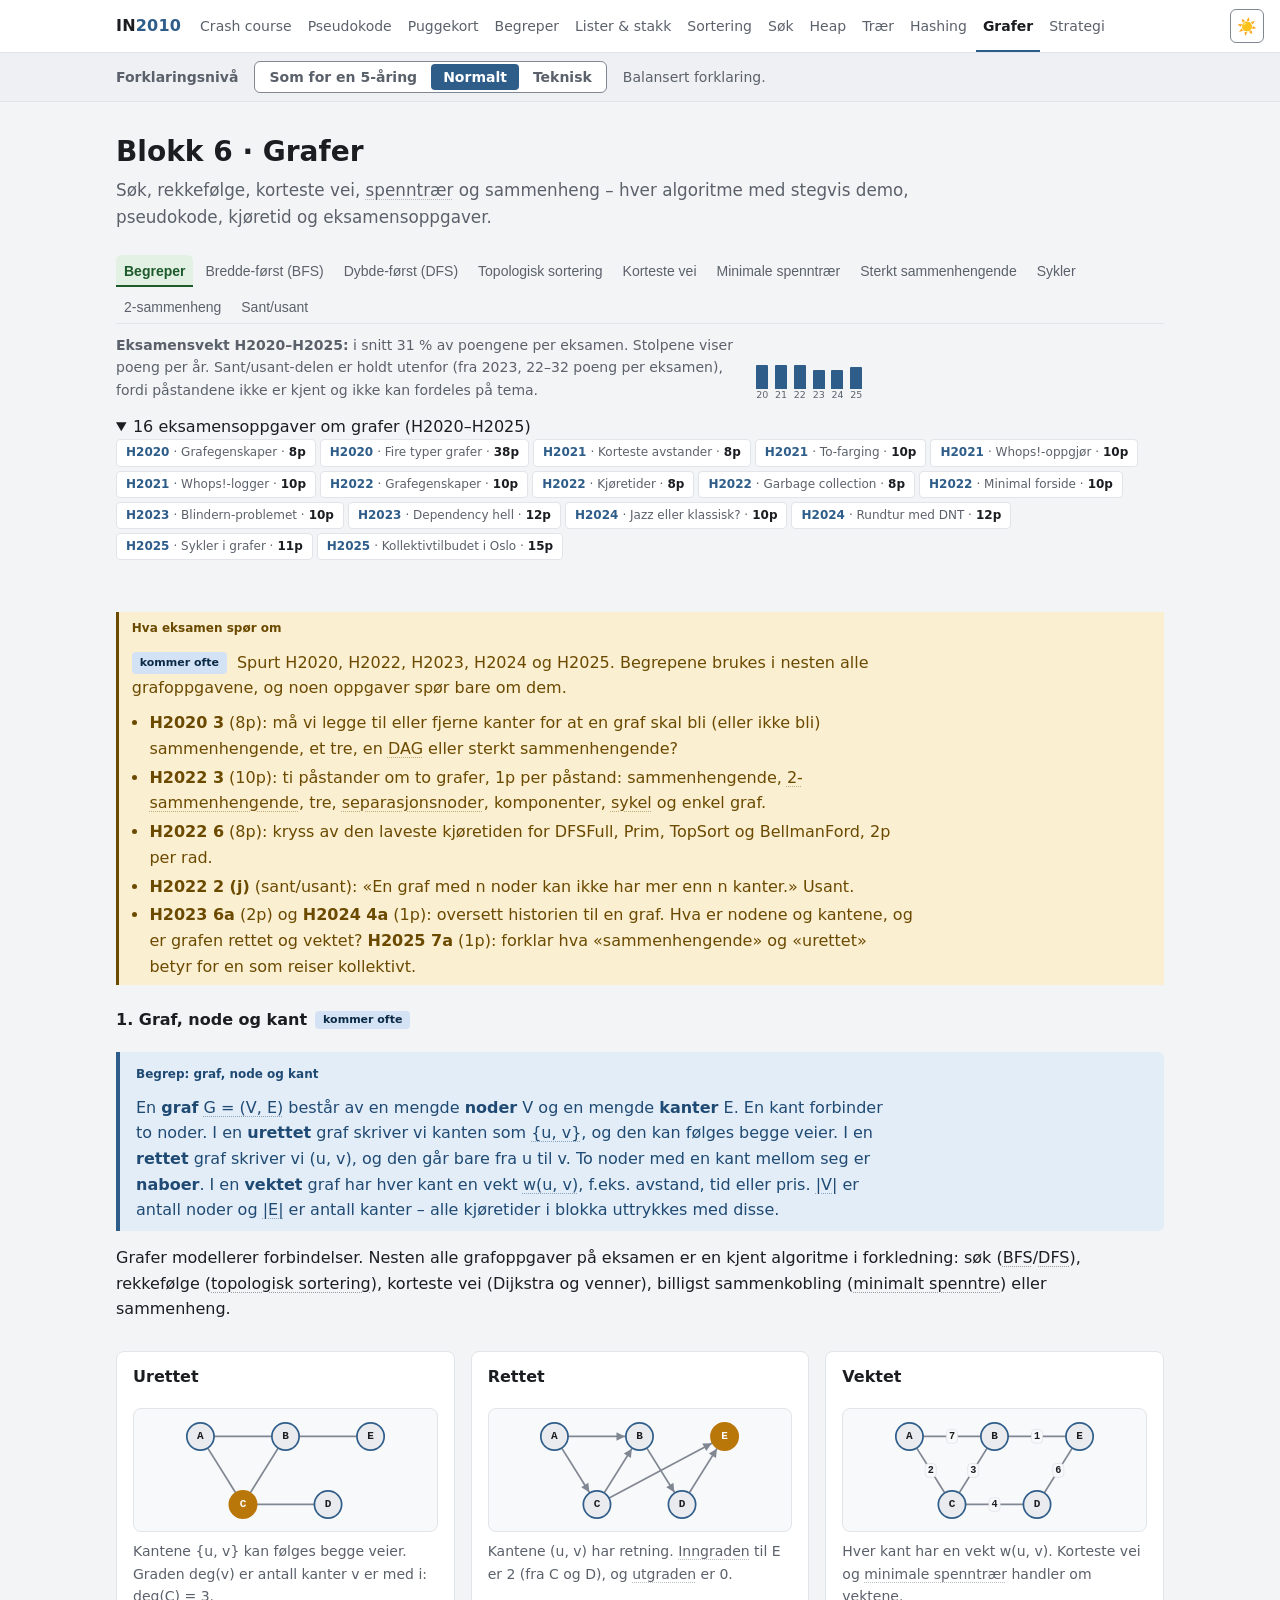
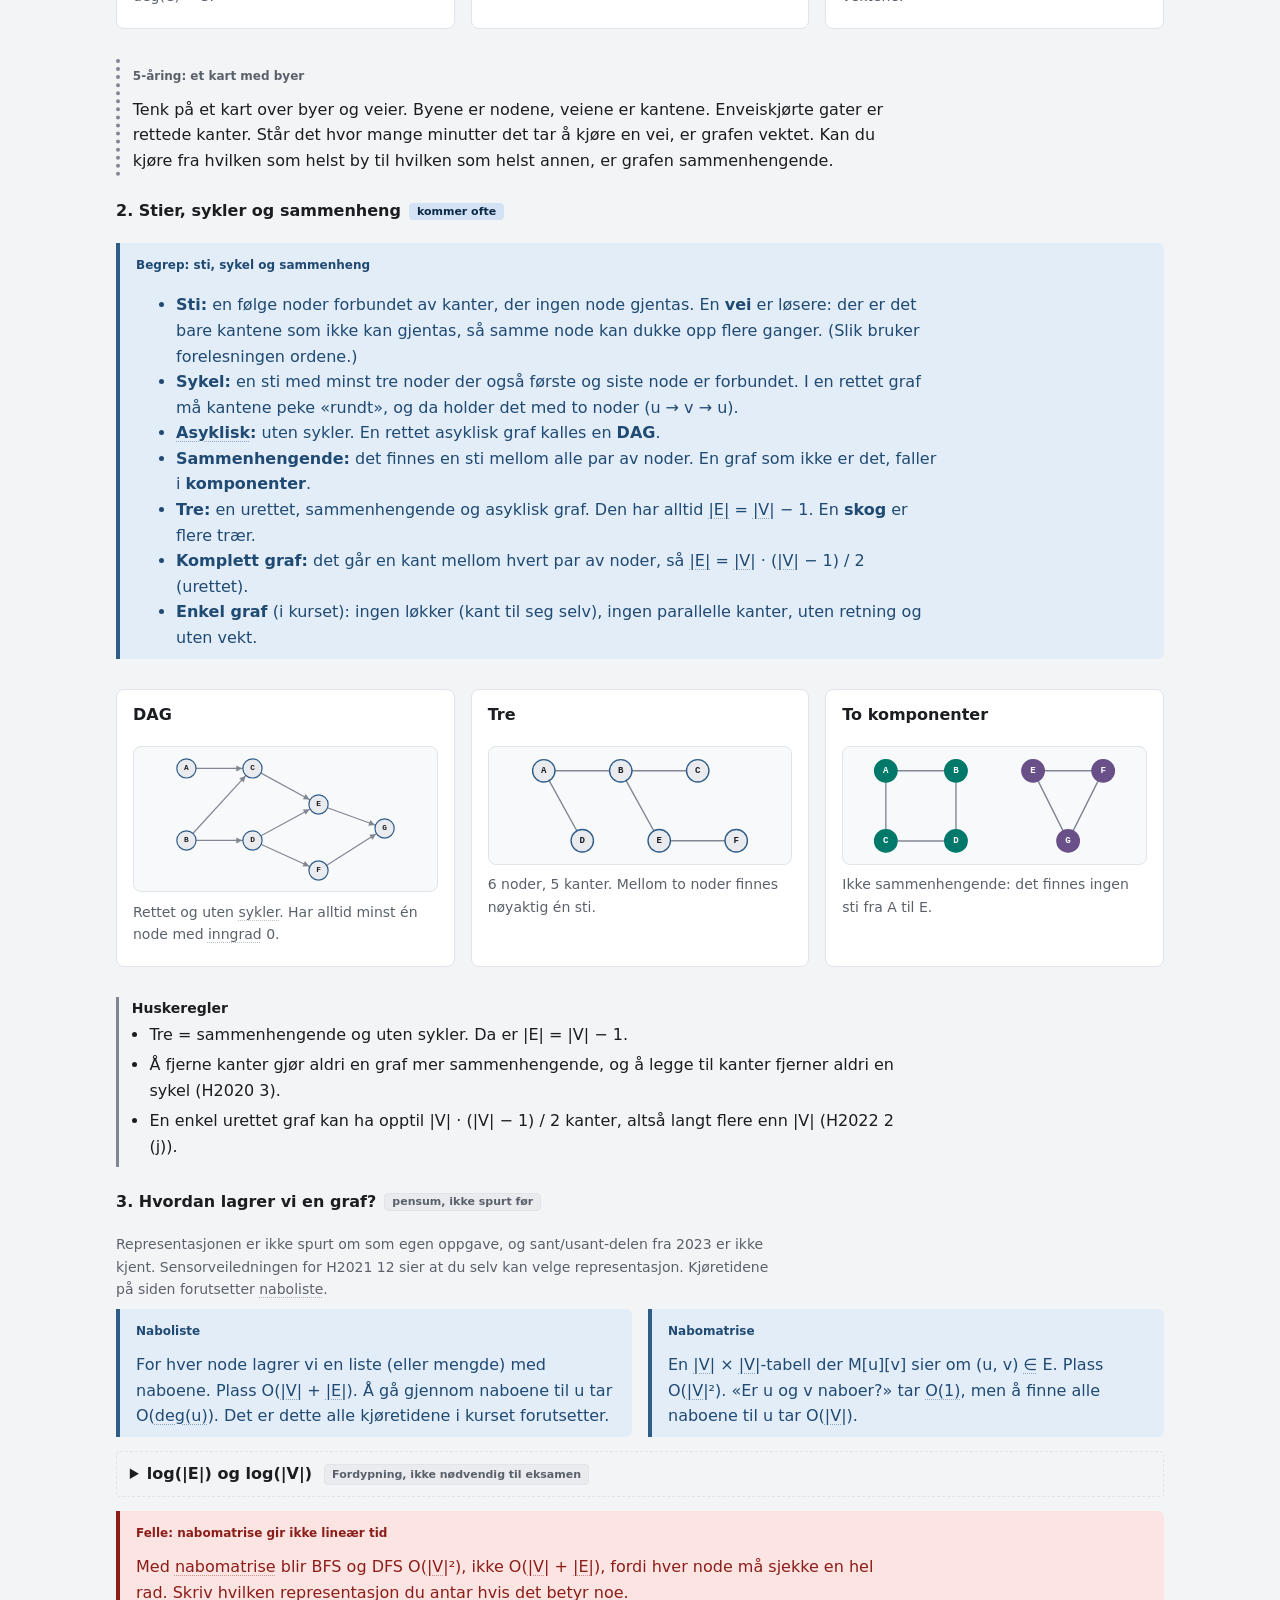
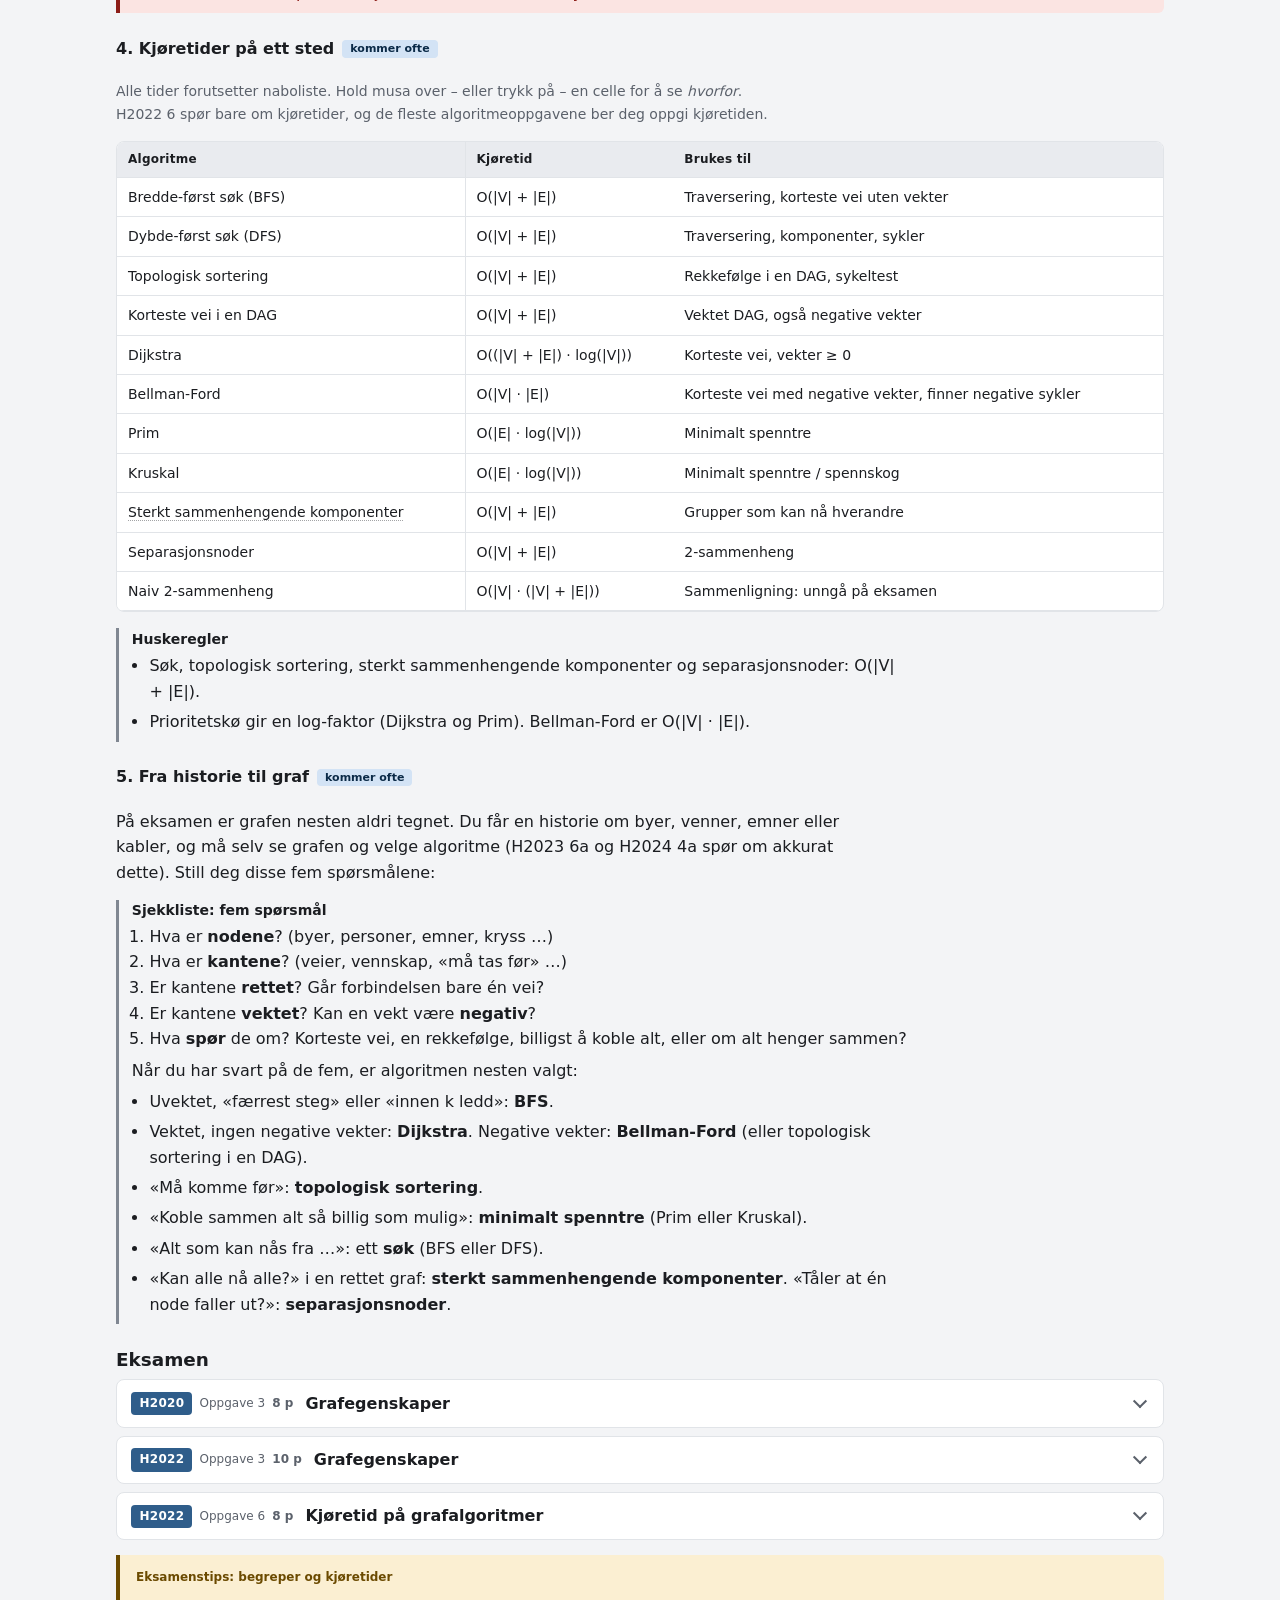
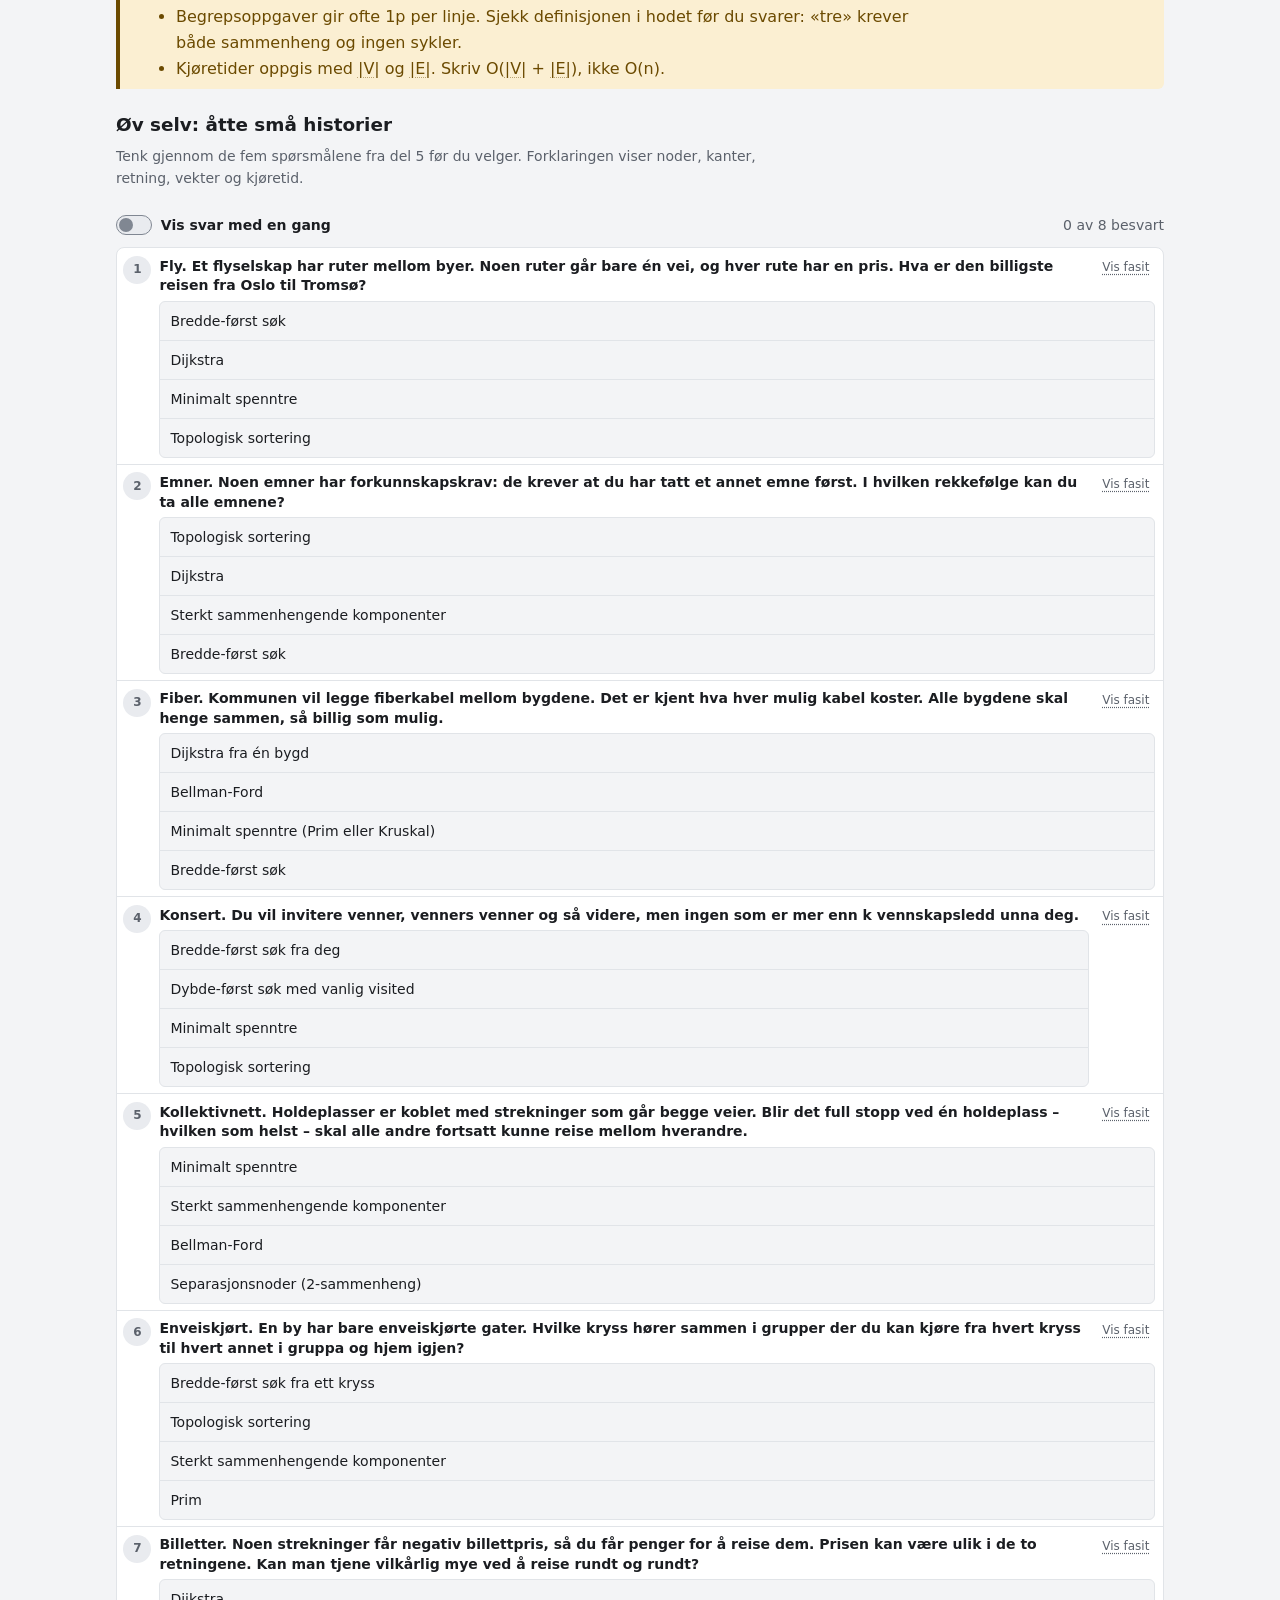
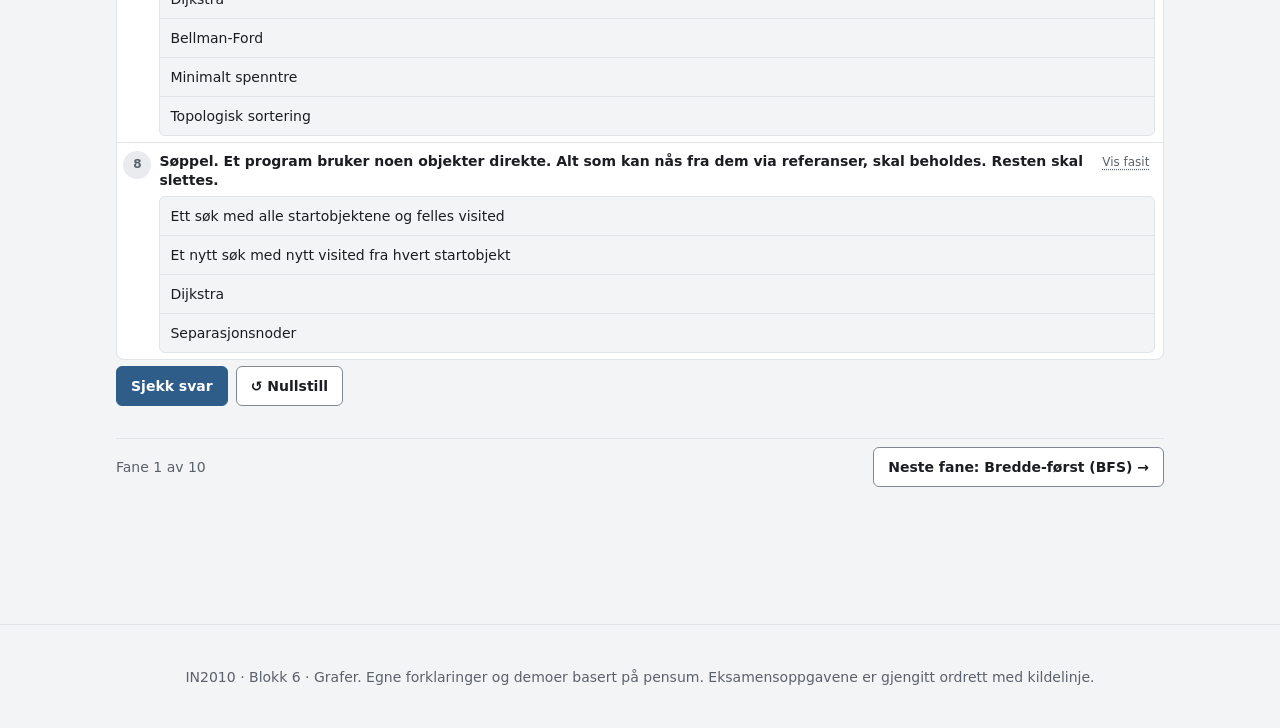
<file: 06-grafer.html>
<!doctype html>
<html lang="nb">
<head>
  <meta charset="utf-8">
  <link rel="icon" href="data:,">
  <meta name="viewport" content="width=device-width, initial-scale=1">
  <title>Blokk 6 · Grafer · IN2010</title>
  <meta name="description" content="Grafer i IN2010: begreper, bredde-først og dybde-først søk, topologisk sortering, Dijkstra og Bellman-Ford, minimale spenntrær (Prim og Kruskal), sterkt sammenhengende komponenter, sykler og 2-sammenheng – med stegvise demoer, pseudokode og eksamensoppgaver.">
  <script>(function(){try{var d=document.documentElement;var t=localStorage.getItem('in-theme');if(t!=='dark'&&t!=='system')t='light';if(t!=='system')d.setAttribute('data-theme',t);var l=localStorage.getItem('in-level');if(l!=='eli5'&&l!=='teknisk')l='normal';d.setAttribute('data-level',l);}catch(e){document.documentElement.setAttribute('data-theme','light');document.documentElement.setAttribute('data-level','normal');}})();</script>
  <link rel="stylesheet" href="assets/css/styles.css?v=20261127g">
  <link rel="stylesheet" href="assets/css/dra.css?v=20261127g">
  <link rel="stylesheet" href="assets/css/begrep-tips.css?v=20261127g">
</head>
<body data-page="grafer">
  <a class="skip-link" href="#main">Hopp til innhold</a>
  <header id="topnav"></header>

  <main id="main" class="wrap">
    <div class="pagehead">
      <h1>Blokk 6 · Grafer</h1>
      <p class="lead">Søk, rekkefølge, korteste vei, spenntrær og sammenheng – hver algoritme med stegvis demo, pseudokode, kjøretid og eksamensoppgaver.</p>
    </div>

    <div class="tabs" role="tablist" aria-label="Emner om grafer">
      <button data-tab="begreper">Begreper</button>
      <button data-tab="bfs">Bredde-først (BFS)</button>
      <button data-tab="dfs">Dybde-først (DFS)</button>
      <button data-tab="topologisk">Topologisk sortering</button>
      <button data-tab="dijkstra">Korteste vei</button>
      <button data-tab="mst">Minimale spenntrær</button>
      <button data-tab="scc">Sterkt sammenhengende</button>
      <button data-tab="sykler">Sykler</button>
      <button data-tab="sammenheng">2-sammenheng</button>
      <button data-tab="test">Sant/usant</button>
    </div>

    <div class="pagehead-info">
      <details class="badge-fold" id="badge-fold" open><summary>16 eksamensoppgaver om grafer (H2020–H2025)</summary>
      <div class="badges">
        <span class="badge" data-go="begreper" data-card="h2020-3"><b>H2020</b> · Grafegenskaper · <span class="pts">8p</span></span>
        <span class="badge" data-go="mst" data-card="h2020-8"><b>H2020</b> · Fire typer grafer · <span class="pts">38p</span></span>
        <span class="badge" data-go="dijkstra" data-card="h2021-7"><b>H2021</b> · Korteste avstander · <span class="pts">8p</span></span>
        <span class="badge" data-go="dfs" data-card="h2021-11"><b>H2021</b> · To-farging · <span class="pts">10p</span></span>
        <span class="badge" data-go="sammenheng" data-card="h2021-12"><b>H2021</b> · Whops!-oppgjør · <span class="pts">10p</span></span>
        <span class="badge" data-go="topologisk" data-card="h2021-13"><b>H2021</b> · Whops!-logger · <span class="pts">10p</span></span>
        <span class="badge" data-go="begreper" data-card="h2022-2"><b>H2022</b> · Grafegenskaper · <span class="pts">10p</span></span>
        <span class="badge" data-go="begreper" data-card="h2022-5"><b>H2022</b> · Kjøretider · <span class="pts">8p</span></span>
        <span class="badge" data-go="dfs" data-card="h2022-7"><b>H2022</b> · Garbage collection · <span class="pts">8p</span></span>
        <span class="badge" data-go="scc" data-card="h2022-11"><b>H2022</b> · Minimal forside · <span class="pts">10p</span></span>
        <span class="badge" data-go="mst" data-card="h2023-6"><b>H2023</b> · Blindern-problemet · <span class="pts">10p</span></span>
        <span class="badge" data-go="sykler" data-card="h2023-7"><b>H2023</b> · Dependency hell · <span class="pts">12p</span></span>
        <span class="badge" data-go="bfs" data-card="h2024-4"><b>H2024</b> · Jazz eller klassisk? · <span class="pts">10p</span></span>
        <span class="badge" data-go="scc" data-card="h2024-8"><b>H2024</b> · Rundtur med DNT · <span class="pts">12p</span></span>
        <span class="badge" data-go="sykler" data-card="h2025-2"><b>H2025</b> · Sykler i grafer · <span class="pts">11p</span></span>
        <span class="badge" data-go="mst" data-card="h2025-6"><b>H2025</b> · Kollektivtilbudet i Oslo · <span class="pts">15p</span></span>
      </div>
      </details>
    </div>

    <!-- ===================== BEGREPER ===================== -->
    <section data-panel="begreper">
      <div class="callout eks-spor"><span class="lbl">Hva eksamen spør om</span>
        <p><span class="tag merke kjerne">kommer ofte</span> Spurt H2020, H2022, H2023, H2024 og H2025. Begrepene brukes i nesten alle grafoppgavene, og noen oppgaver spør bare om dem.</p>
        <ul>
          <li><b>H2020 3</b> (8p): må vi legge til eller fjerne kanter for at en graf skal bli (eller ikke bli) sammenhengende, et tre, en DAG eller sterkt sammenhengende?</li>
          <li><b>H2022 3</b> (10p): ti påstander om to grafer, 1p per påstand: sammenhengende, 2-sammenhengende, tre, separasjonsnoder, komponenter, sykel og enkel graf.</li>
          <li><b>H2022 6</b> (8p): kryss av den laveste kjøretiden for DFSFull, Prim, TopSort og BellmanFord, 2p per rad.</li>
          <li><b>H2022 2 (j)</b> (sant/usant): «En graf med n noder kan ikke har mer enn n kanter.» Usant.</li>
          <li><b>H2023 6a</b> (2p) og <b>H2024 4a</b> (1p): oversett historien til en graf. Hva er nodene og kantene, og er grafen rettet og vektet? <b>H2025 7a</b> (1p): forklar hva «sammenhengende» og «urettet» betyr for en som reiser kollektivt.</li>
        </ul>
      </div>

      <h4 class="del">1. Graf, node og kant <span class="tag merke kjerne">kommer ofte</span></h4>
      <div class="callout begrep"><span class="lbl">Begrep: graf, node og kant</span>
        <p>En <b>graf</b> G = (V, E) består av en mengde <b>noder</b> V og en mengde <b>kanter</b> E. En kant forbinder to noder.
          I en <b>urettet</b> graf skriver vi kanten som {u, v}, og den kan følges begge veier. I en <b>rettet</b> graf skriver vi (u, v), og den går bare fra u til v.
          To noder med en kant mellom seg er <b>naboer</b>. I en <b>vektet</b> graf har hver kant en vekt w(u, v), f.eks. avstand, tid eller pris.
          |V| er antall noder og |E| er antall kanter – alle kjøretider i blokka uttrykkes med disse.</p>
      </div>
      <div id="intro-begreper"></div>

      <div class="grid cols-3">
        <div class="card"><h4 style="margin-top:.2rem">Urettet</h4><div class="gv-mini" id="mini-urettet"></div>
          <p class="muted small">Kantene {u, v} kan følges begge veier. Graden deg(v) er antall kanter v er med i: deg(C) = 3.</p></div>
        <div class="card"><h4 style="margin-top:.2rem">Rettet</h4><div class="gv-mini" id="mini-rettet"></div>
          <p class="muted small">Kantene (u, v) har retning. Inngraden til E er 2 (fra C og D), og utgraden er 0.</p></div>
        <div class="card"><h4 style="margin-top:.2rem">Vektet</h4><div class="gv-mini" id="mini-vektet"></div>
          <p class="muted small">Hver kant har en vekt w(u, v). Korteste vei og minimale spenntrær handler om vektene.</p></div>
      </div>
      <div class="callout eli5"><span class="lbl">5-åring: et kart med byer</span>
        <p>Tenk på et kart over byer og veier. Byene er nodene, veiene er kantene. Enveiskjørte gater er rettede kanter.
          Står det hvor mange minutter det tar å kjøre en vei, er grafen vektet. Kan du kjøre fra hvilken som helst by til hvilken som helst annen, er grafen sammenhengende.</p>
      </div>

      <h4 class="del">2. Stier, sykler og sammenheng <span class="tag merke kjerne">kommer ofte</span></h4>
      <div class="callout begrep"><span class="lbl">Begrep: sti, sykel og sammenheng</span>
        <ul>
          <li><b>Sti:</b> en følge noder forbundet av kanter, der ingen node gjentas. En <b>vei</b> er løsere: der er det bare kantene som ikke kan gjentas, så samme node kan dukke opp flere ganger. (Slik bruker forelesningen ordene.)</li>
          <li><b>Sykel:</b> en sti med minst tre noder der også første og siste node er forbundet. I en rettet graf må kantene peke «rundt», og da holder det med to noder (u → v → u).</li>
          <li><b>Asyklisk:</b> uten sykler. En rettet asyklisk graf kalles en <b>DAG</b>.</li>
          <li><b>Sammenhengende:</b> det finnes en sti mellom alle par av noder. En graf som ikke er det, faller i <b>komponenter</b>.</li>
          <li><b>Tre:</b> en urettet, sammenhengende og asyklisk graf. Den har alltid |E| = |V| − 1. En <b>skog</b> er flere trær.</li>
          <li><b>Komplett graf:</b> det går en kant mellom hvert par av noder, så |E| = |V| · (|V| − 1) / 2 (urettet).</li>
          <li><b>Enkel graf</b> (i kurset): ingen løkker (kant til seg selv), ingen parallelle kanter, uten retning og uten vekt.</li>
        </ul>
      </div>
      <div class="grid cols-3">
        <div class="card"><h4 style="margin-top:.2rem">DAG</h4><div class="gv-mini" id="mini-dag"></div>
          <p class="muted small">Rettet og uten sykler. Har alltid minst én node med inngrad 0.</p></div>
        <div class="card"><h4 style="margin-top:.2rem">Tre</h4><div class="gv-mini" id="mini-tre"></div>
          <p class="muted small">6 noder, 5 kanter. Mellom to noder finnes nøyaktig én sti.</p></div>
        <div class="card"><h4 style="margin-top:.2rem">To komponenter</h4><div class="gv-mini" id="mini-komp"></div>
          <p class="muted small">Ikke sammenhengende: det finnes ingen sti fra A til E.</p></div>
      </div>
      <div class="husk"><h4>Huskeregler</h4>
        <ul>
          <li>Tre = sammenhengende og uten sykler. Da er |E| = |V| − 1.</li>
          <li>Å fjerne kanter gjør aldri en graf mer sammenhengende, og å legge til kanter fjerner aldri en sykel (H2020 3).</li>
          <li>En enkel urettet graf kan ha opptil |V| · (|V| − 1) / 2 kanter, altså langt flere enn |V| (H2022 2 (j)).</li>
        </ul>
      </div>

      <h4 class="del">3. Hvordan lagrer vi en graf? <span class="tag merke ny">pensum, ikke spurt før</span></h4>
      <p class="muted small">Representasjonen er ikke spurt om som egen oppgave, og sant/usant-delen fra 2023 er ikke kjent. Sensorveiledningen for H2021 12 sier at du selv kan velge representasjon. Kjøretidene på siden forutsetter naboliste.</p>
      <div class="grid cols-2">
        <div class="callout begrep"><span class="lbl">Naboliste</span>
          <p>For hver node lagrer vi en liste (eller mengde) med naboene. Plass O(|V| + |E|). Å gå gjennom naboene til u tar O(deg(u)).
            Det er dette alle kjøretidene i kurset forutsetter.</p></div>
        <div class="callout begrep"><span class="lbl">Nabomatrise</span>
          <p>En |V| × |V|-tabell der M[u][v] sier om (u, v) ∈ E. Plass O(|V|²). «Er u og v naboer?» tar O(1), men å finne alle naboene til u tar O(|V|).</p></div>
      </div>
      <details class="fordyp"><summary>log(|E|) og log(|V|) <span class="tag merke fordyp">Fordypning, ikke nødvendig til eksamen</span></summary>
        <div class="callout uni"><span class="lbl">Universitetsnivå: log(|E|) og log(|V|)</span>
          <p>I en enkel graf er |E| ≤ |V|². Derfor er log(|E|) ≤ 2 · log(|V|), og O(log(|E|)) = O(log(|V|)). Det er grunnen til at Dijkstra og Prim kan skrives med log(|V|) selv om prioritetskøen kan inneholde opptil |E| elementer.
            For en sammenhengende graf er |E| ≥ |V| − 1, så der er O(|V| + |E|) = O(|E|).</p>
        </div>
      </details>
      <div class="callout felle"><span class="lbl">Felle: nabomatrise gir ikke lineær tid</span>
        <p>Med nabomatrise blir BFS og DFS O(|V|²), ikke O(|V| + |E|), fordi hver node må sjekke en hel rad. Skriv hvilken representasjon du antar hvis det betyr noe.</p>
      </div>

      <h4 class="del">4. Kjøretider på ett sted <span class="tag merke kjerne">kommer ofte</span></h4>
      <p class="muted small">Alle tider forutsetter naboliste. Hold musa over – eller trykk på – en celle for å se <i>hvorfor</i>. H2022 6 spør bare om kjøretider, og de fleste algoritmeoppgavene ber deg oppgi kjøretiden.</p>
      <div class="table-wrap">
        <table class="cmp-table" id="tbl-grafer">
          <thead><tr><th>Algoritme</th><th>Kjøretid</th><th>Brukes til</th></tr></thead>
          <tbody>
            <tr><td>Bredde-først søk (BFS)</td><td data-tip="Hver node går inn og ut av køen én gang, og hver kant sjekkes høyst to ganger (fra begge ender i en urettet graf).">O(|V| + |E|)</td><td>Traversering, korteste vei uten vekter</td></tr>
            <tr><td>Dybde-først søk (DFS)</td><td data-tip="Ett kall per node og én sjekk per kant-ende.">O(|V| + |E|)</td><td>Traversering, komponenter, sykler</td></tr>
            <tr><td>Topologisk sortering</td><td data-tip="Inngradene telles én gang, hver node pushes og popes én gang, hver kant telles ned én gang.">O(|V| + |E|)</td><td>Rekkefølge i en DAG, sykeltest</td></tr>
            <tr><td>Korteste vei i en DAG</td><td data-tip="Topologisk sortering, og så relakseres hver kant én gang i den rekkefølgen.">O(|V| + |E|)</td><td>Vektet DAG, også negative vekter</td></tr>
            <tr><td>Dijkstra</td><td data-tip="Høyst én innsetting per kant i prioritetskøen, og hver heap-operasjon er O(log(|V|)).">O((|V| + |E|) · log(|V|))</td><td>Korteste vei, vekter ≥ 0</td></tr>
            <tr><td>Bellman-Ford</td><td data-tip="|V| − 1 runder, og hver runde relakserer alle |E| kantene.">O(|V| · |E|)</td><td>Korteste vei med negative vekter, finner negative sykler</td></tr>
            <tr><td>Prim</td><td data-tip="Hver kant settes inn i og tas ut av prioritetskøen, O(log(|V|)) hver gang.">O(|E| · log(|V|))</td><td>Minimalt spenntre</td></tr>
            <tr><td>Kruskal</td><td data-tip="Vår egen regning: forutsetter en rask «er u og v i samme tre?»-sjekk. Da dominerer sorteringen av kantene: O(|E| · log(|E|)) = O(|E| · log(|V|)).">O(|E| · log(|V|))</td><td>Minimalt spenntre / spennskog</td></tr>
            <tr><td>Sterkt sammenhengende komponenter</td><td data-tip="To dybde-først søk og én snuing av alle kantene.">O(|V| + |E|)</td><td>Grupper som kan nå hverandre</td></tr>
            <tr><td>Separasjonsnoder</td><td data-tip="Ett dybde-først søk med depth og low.">O(|V| + |E|)</td><td>2-sammenheng</td></tr>
            <tr><td>Naiv 2-sammenheng</td><td data-tip="Fjern hver node én gang og sjekk sammenheng med et søk: |V| søk à O(|V| + |E|).">O(|V| · (|V| + |E|))</td><td>Sammenligning: unngå på eksamen</td></tr>
          </tbody>
        </table>
      </div>
      <div class="husk"><h4>Huskeregler</h4>
        <ul>
          <li>Søk, topologisk sortering, sterkt sammenhengende komponenter og separasjonsnoder: O(|V| + |E|).</li>
          <li>Prioritetskø gir en log-faktor (Dijkstra og Prim). Bellman-Ford er O(|V| · |E|).</li>
        </ul>
      </div>

      <div id="historie">
        <h4 class="del">5. Fra historie til graf <span class="tag merke kjerne">kommer ofte</span></h4>
        <p>På eksamen er grafen nesten aldri tegnet. Du får en historie om byer, venner, emner eller kabler, og må selv se grafen og velge algoritme (H2023 6a og H2024 4a spør om akkurat dette). Still deg disse fem spørsmålene:</p>
        <div class="husk"><h4>Sjekkliste: fem spørsmål</h4>
          <ol>
            <li>Hva er <b>nodene</b>? (byer, personer, emner, kryss …)</li>
            <li>Hva er <b>kantene</b>? (veier, vennskap, «må tas før» …)</li>
            <li>Er kantene <b>rettet</b>? Går forbindelsen bare én vei?</li>
            <li>Er kantene <b>vektet</b>? Kan en vekt være <b>negativ</b>?</li>
            <li>Hva <b>spør</b> de om? Korteste vei, en rekkefølge, billigst å koble alt, eller om alt henger sammen?</li>
          </ol>
          <p>Når du har svart på de fem, er algoritmen nesten valgt:</p>
          <ul>
            <li>Uvektet, «færrest steg» eller «innen k ledd»: <b>BFS</b>.</li>
            <li>Vektet, ingen negative vekter: <b>Dijkstra</b>. Negative vekter: <b>Bellman-Ford</b> (eller topologisk sortering i en DAG).</li>
            <li>«Må komme før»: <b>topologisk sortering</b>.</li>
            <li>«Koble sammen alt så billig som mulig»: <b>minimalt spenntre</b> (Prim eller Kruskal).</li>
            <li>«Alt som kan nås fra …»: ett <b>søk</b> (BFS eller DFS).</li>
            <li>«Kan alle nå alle?» i en rettet graf: <b>sterkt sammenhengende komponenter</b>. «Tåler at én node faller ut?»: <b>separasjonsnoder</b>.</li>
          </ul>
        </div>
      </div>

      <h3>Eksamen</h3>
      <div id="exam-h2020-3"></div>
      <div id="exam-h2022-2"></div>
      <div id="exam-h2022-5"></div>
      <div class="callout sensor"><span class="lbl">Eksamenstips: begreper og kjøretider</span>
        <ul>
          <li>Begrepsoppgaver gir ofte 1p per linje. Sjekk definisjonen i hodet før du svarer: «tre» krever både sammenheng og ingen sykler.</li>
          <li>Kjøretider oppgis med |V| og |E|. Skriv O(|V| + |E|), ikke O(n).</li>
        </ul>
      </div>

      <h3>Øv selv: åtte små historier</h3>
      <p class="muted small">Tenk gjennom de fem spørsmålene fra del 5 før du velger. Forklaringen viser noder, kanter, retning, vekter og kjøretid.</p>
      <div id="quiz-historie"></div>
    </section>

    <!-- ===================== BFS ===================== -->
    <section data-panel="bfs" hidden>
      <div class="callout eks-spor"><span class="lbl">Hva eksamen spør om</span>
        <p><span class="tag merke kjerne">kommer ofte</span> Spurt H2020, H2021, H2023, H2024 og H2025, oftest som «hvilken algoritme?» eller som et søk du skal tilpasse.</p>
        <ul>
          <li><b>H2024 4</b> (10p): (a) vennenettverket som graf (1p), (b) skriv en algoritme som finner sjangeren flest liker innen k ledd (7p), (c) hvilken algoritme inviterer venner lag for lag (2p).</li>
          <li><b>H2021 7</b> (2p av 8): raskeste algoritme for korteste avstander i en uvektet graf.</li>
          <li><b>H2020 8g</b> (2p): korteste sti når alle kantene har samme vekt.</li>
          <li><b>H2023 6c</b> (3p): korteste sti i et tunnelsystem som er et tre. BFS eller DFS gir opptil 3p, Dijkstra opptil 1p.</li>
          <li><b>H2025 7b</b> (4p): et søk som hopper over strekninger over k minutter og sjekker om alle holdeplassene nås.</li>
        </ul>
      </div>

      <h4 class="del">1. Bredde-først søk steg for steg <span class="tag merke kjerne">kommer ofte</span></h4>
      <div class="callout begrep"><span class="lbl">Begrep: bredde-først søk</span>
        <p><b>Bredde-først søk (BFS)</b> besøker grafen lag for lag: først startnoden, så alle naboene, så naboenes naboer, og så videre.
          En <b>kø</b> (først inn, først ut) holder styr på hvem som står for tur. Nodene merkes som besøkt når de oppdages, så ingen kommer i køen to ganger.</p>
      </div>
      <div id="intro-bfs"></div>
      <div class="grid cols-2">
        <div class="callout eli5"><span class="lbl">5-åring: ringer i vannet</span>
          <p>Du kaster en stein i vannet. Ringene sprer seg utover: først de nærmeste, så de litt lenger unna. BFS sprer seg på samme måte fra startnoden.</p></div>
        <div class="callout eksempel"><span class="lbl">Eksempel: avstand fra A</span>
          <p>Fra A i eksempelgrafen under: A (0), så B og C (1), så D og E (2), så F (3) og til slutt G (4). Tallet er antall kanter fra A, og det er den korteste avstanden i antall kanter.</p></div>
      </div>
      <div id="demo-bfs"></div>
      <div class="callout felle"><span class="lbl">Felle: merk for sent</span>
        <p>Merk noden som besøkt når den <b>legges i køen</b>, ikke når den tas ut. Ellers kan samme node legges i køen mange ganger (én gang per nabo), og antall køoperasjoner kan bli O(|E|) i stedet for O(|V|).</p>
      </div>

      <h4 class="del">2. Hele grafen og korteste stier <span class="tag merke kjerne">kommer ofte</span></h4>
      <p class="muted small">BFSVisit når bare det som henger sammen med s. For å besøke alle nodene starter BFSFull på nytt fra hver node som ikke er besøkt.</p>
      <div class="grid cols-2">
        <div id="pc-bfsfull"></div>
        <div class="callout uni"><span class="lbl">Universitetsnivå: hvorfor korteste stier?</span>
          <p>BFS gir <b>korteste stier i uvektede grafer</b>: køen inneholder alltid noder på avstand d foran noder på avstand d + 1, så første gang vi oppdager en node, er det via en korteste sti.
            Lagrer vi forelderen til hver node når den oppdages, får vi BFS-treet, og stien leses baklengs fra målet. Med vekter holder ikke dette – da trengs Dijkstra.</p></div>
      </div>
      <div class="husk"><h4>Huskeregler</h4>
        <ul>
          <li>Kø (først inn, først ut) gir lag for lag, nærmeste først.</li>
          <li>Første gang en node oppdages, er det via en korteste vei i antall kanter.</li>
          <li>Merk noden når den legges i køen.</li>
          <li>Vektet graf: ikke BFS, men Dijkstra.</li>
        </ul>
      </div>

      <h3>Eksamen</h3>
      <div id="exam-h2024-4"></div>
      <div class="callout sensor"><span class="lbl">Sensortips (H2024): «innen k ledd»</span>
        <ul>
          <li>«Innen k ledd», «nærmeste først» eller «færrest mulig steg» i en uvektet graf: tenk BFS.</li>
          <li>Glemmer du begrensningen (her k), trekker sensor poeng selv om resten er riktig.</li>
        </ul>
      </div>

      <h3>Øv selv</h3>
      <div id="quiz-bfs"></div>
    </section>

    <!-- ===================== DFS ===================== -->
    <section data-panel="dfs" hidden>
      <div class="callout eks-spor"><span class="lbl">Hva eksamen spør om</span>
        <p><span class="tag merke kjerne">kommer ofte</span> Spurt H2021, H2022 og H2025, oftest som et kjent søk du skal tilpasse: samme søk, men med noe ekstra underveis.</p>
        <ul>
          <li><b>H2022 8</b> (8p): GarbageCollect. Frigjør alt som ikke kan nås fra R, med ett søk fra alle i R og felles visited.</li>
          <li><b>H2021 11</b> (10p): to-farg en sammenhengende graf, eller skriv ut at det ikke går.</li>
          <li><b>H2022 6</b> (2p av 8): kjøretiden til DFSFull.</li>
          <li>DFS brukes også i <b>H2021 12</b> (komponenter, fanen 2-sammenheng) og <b>H2025 3a</b> (sykler i urettet graf, fanen Sykler).</li>
        </ul>
      </div>

      <h4 class="del">1. Dybde-først søk steg for steg <span class="tag merke kjerne">kommer ofte</span></h4>
      <div class="callout begrep"><span class="lbl">Begrep: dybde-først søk</span>
        <p><b>Dybde-først søk (DFS)</b> går så langt som mulig langs én sti før det snur. Når en node ikke har flere ubesøkte naboer, går vi tilbake til forrige node og prøver neste nabo der.
          DFS skrives naturlig rekursivt – kallstakken er stakken som husker hvor vi skal tilbake. En <b>visited</b>-mengde husker hvilke noder vi har vært i, så vi ikke går i ring og hver node besøkes én gang.</p>
      </div>
      <div id="intro-dfs"></div>
      <div class="callout eli5"><span class="lbl">5-åring: labyrint med garnnøste</span>
        <p>Du går inn i en labyrint med et garnnøste. Du går så langt du kan i én retning. Møter du en blindvei, ruller du opp garnet tilbake til forrige kryss og prøver en gang du ikke har gått før.
          Kritt på veggen viser hvor du har vært, så du ikke går samme vei to ganger.</p>
      </div>
      <p class="muted small">Demoen kjører DFSFull: når DFSVisit er ferdig og noen noder ikke er nådd, starter den på nytt fra neste ubesøkte node. Prøv eksempelet «To komponenter».</p>
      <div id="demo-dfs"></div>
      <div class="callout felle"><span class="lbl">Felle: rekkefølgen på naboene</span>
        <p>Rekkefølgen avhenger av hvilken rekkefølge naboene ligger i. Tips: står det i oppgaven hvilken rekkefølge naboene skal behandles i, så følg den. Står det ingenting, velg alfabetisk og si det. En annen rekkefølge gir et annet, men også gyldig, svar.</p>
      </div>

      <h4 class="del">2. Hele grafen: DFSFull <span class="tag merke kjerne">kommer ofte</span></h4>
      <div class="grid cols-2">
        <div id="pc-dfsfull"></div>
        <div class="callout uni"><span class="lbl">Universitetsnivå: komponenter og postorder</span>
          <p>I en urettet graf starter den ytre løkka i DFSFull ett nytt søk per <b>sammenhengende komponent</b>. Tell kallene, så har du antall komponenter.
            Rekkefølgen nodene blir <i>ferdige</i> i (postorder), er grunnlaget for topologisk sortering med DFS og for sterkt sammenhengende komponenter.</p></div>
      </div>

      <h4 class="del">3. BFS eller DFS? <span class="tag merke kjerne">kommer ofte</span></h4>
      <div class="table-wrap">
        <table class="cmp-table">
          <thead><tr><th></th><th>BFS</th><th>DFS</th></tr></thead>
          <tbody>
            <tr><td>Datastruktur</td><td>Kø (FIFO)</td><td>Stakk (LIFO) / rekursjon</td></tr>
            <tr><td>Rekkefølge</td><td>Lag for lag, nærmeste først</td><td>Dypt langs én sti, så tilbake</td></tr>
            <tr><td>Kjøretid</td><td>O(|V| + |E|)</td><td>O(|V| + |E|)</td></tr>
            <tr><td>Korteste vei uten vekter</td><td>Ja</td><td>Nei</td></tr>
            <tr><td>Typisk bruk</td><td>Avstand i antall kanter, «innen k steg»</td><td>Komponenter, sykler, topologisk sortering, sterkt sammenhengende komponenter, separasjonsnoder</td></tr>
          </tbody>
        </table>
      </div>
      <div class="husk"><h4>Huskeregler</h4>
        <ul>
          <li>Én felles visited for alle søkene. Nytt visited per startnode kan gi kvadratisk tid.</li>
          <li>Hvert nytt søk fra den ytre løkka i DFSFull er en ny komponent.</li>
          <li>«Alt som kan nås fra …»: BFS og DFS er like gode. «Færrest steg»: BFS.</li>
        </ul>
      </div>

      <h3>Eksamen</h3>
      <div id="exam-h2022-7"></div>
      <div id="exam-h2021-11"></div>
      <div class="callout sensor"><span class="lbl">Sensortips: felles visited</span>
        <ul>
          <li>Del visited mellom alle søkene. Et nytt visited per startnode gjør løsningen kvadratisk, og sensor trekker for det.</li>
          <li>«Alt som kan nås fra …» er et søk. Det spiller sjelden noen rolle om du velger BFS eller DFS.</li>
        </ul>
      </div>

      <h3>Øv selv</h3>
      <h4>Sett linjene i DFSVisit i riktig rekkefølge</h4>
      <div id="parsons-dfs"></div>
      <div id="quiz-dfs"></div>
    </section>

    <!-- ===================== TOPOLOGISK SORTERING ===================== -->
    <section data-panel="topologisk" hidden>
      <div class="callout eks-spor"><span class="lbl">Hva eksamen spør om</span>
        <p><span class="tag merke kjerne">kommer ofte</span> Spurt H2021, H2022, H2023 og H2025, både som egen oppgave og som verktøy i andre oppgaver.</p>
        <ul>
          <li><b>H2021 13</b> (10p): Whops!-logger. Skriv ut hendelsene slik at kantene respekteres, og ellers etter tidsstempel: topologisk sortering med prioritetskø.</li>
          <li><b>H2021 7</b> (2p av 8): raskeste algoritme for korteste avstander i en vektet DAG.</li>
          <li><b>H2022 6</b> (2p av 8): kjøretiden til TopSort.</li>
          <li><b>H2022 12b</b> (3p): minimal forside for en DAG. Tell nodene med inngrad 0.</li>
          <li><b>H2023 7a</b> og <b>H2025 3b</b>: sykeltest i en rettet graf med topologisk sortering (fanen Sykler).</li>
        </ul>
      </div>

      <h4 class="del">1. Topologisk sortering med inngrader <span class="tag merke kjerne">kommer ofte</span></h4>
      <div class="callout begrep"><span class="lbl">Begrep: topologisk ordning og inngrad</span>
        <p>En <b>topologisk ordning</b> av en rettet graf er en rekkefølge av alle nodene slik at u kommer før v for hver kant (u, v). Den finnes hvis og bare hvis grafen er en <b>DAG</b>.
          <b>Inngraden</b> til en node er antall kanter som går inn til den. En node med inngrad 0 har ingen forgjengere og kan komme først.</p>
      </div>
      <div id="intro-topologisk"></div>
      <div class="grid cols-2">
        <div class="callout eli5"><span class="lbl">5-åring: kle på seg</span>
          <p>Du skal kle på deg. Sokkene må på før skoene, og buksa før beltet. Du starter med noe som ikke venter på noe annet, og hver gang du er ferdig med et plagg, blir kanskje et nytt plagg «klart».</p></div>
        <div class="callout eksempel"><span class="lbl">Eksempel: mange riktige svar</span>
          <p>Demoen under gir B, D, F, A, C, E, G. A, B, C, D, E, F, G er også gyldig. En DAG kan ha mange topologiske ordninger – alle er riktige svar.</p></div>
      </div>
      <p class="muted small">Eksempel: emner (A–G) med forkunnskapskrav. En kant (u, v) betyr at u må tas før v. Prøv også «Med sykel».</p>
      <div id="demo-topsort"></div>

      <h4 class="del">2. Med dybde-først søk <span class="tag merke ny">pensum, ikke spurt før</span></h4>
      <p class="muted small">Kurset viser også en DFS-variant: push hver node på en stakk når den er <b>ferdig</b>. Tar du dem av fra toppen, kommer de i topologisk rekkefølge.
        Varianten er ikke spurt om alene (sant/usant-delen fra 2023 er ikke kjent), men den er første fase i algoritmen for sterkt sammenhengende komponenter.</p>
      <div class="grid cols-2">
        <div><h4 style="margin:.2rem 0 .4rem">DFSTopSort</h4><div id="pc-dfstopsort"></div></div>
        <div><h4 style="margin:.2rem 0 .4rem">DFSVisit (pusher når ferdig)</h4><div id="pc-dfsvisitstack"></div></div>
      </div>
      <div class="callout felle"><span class="lbl">Felle: DFS-varianten ser ikke sykler</span>
        <p>DFS-varianten sjekker ikke selv om grafen har en sykel – den gir bare en rekkefølge. Varianten med inngrader oppdager sykelen gratis: |output| &lt; |V|.</p>
      </div>

      <h4 class="del">3. Korteste vei i en DAG <span class="tag merke eksbas">eksamensbasert</span></h4>
      <p><b>Korteste vei i en DAG</b> (også med negative vekter): gå gjennom nodene i topologisk rekkefølge og relakser kantene ut fra hver node (å relaksere forklares i fanen Korteste vei).
        Når vi kommer til u, er alle stier inn til u allerede behandlet, så dist[u] er riktig. Totalt O(|V| + |E|), raskere enn både Dijkstra og Bellman-Ford. Det var svaret for «vektet DAG» i H2021 7.</p>
      <div class="husk"><h4>Huskeregler</h4>
        <ul>
          <li>Inngrad 0 = klar til å tas.</li>
          <li>|output| &lt; |V| betyr at grafen har en sykel.</li>
          <li>Et kriterium for hvem som velges blant de klare (som tidsstempel): bytt stakken med en prioritetskø (H2021 13).</li>
          <li>En DAG kan ha mange gyldige ordninger.</li>
        </ul>
      </div>

      <h3>Eksamen</h3>
      <div id="exam-h2021-13"></div>
      <div class="callout sensor"><span class="lbl">Sensortips (H2021): prioritetskø blant de klare</span>
        <ul>
          <li>«u må komme før v» er topologisk sortering. Er det i tillegg et kriterium for hvem som skal velges blant de klare, bytt stakken ut med en prioritetskø.</li>
        </ul>
      </div>

      <h3>Øv selv</h3>
      <h4>Sett linjene i TopSort i riktig rekkefølge</h4>
      <div id="parsons-topsort"></div>
      <div id="quiz-topologisk"></div>
    </section>

    <!-- ===================== KORTESTE VEI ===================== -->
    <section data-panel="dijkstra" hidden>
      <div class="callout eks-spor"><span class="lbl">Hva eksamen spør om</span>
        <p><span class="tag merke kjerne">kommer ofte</span> Spurt H2020, H2021, H2022, H2024 og H2025: velg riktig algoritme, kjør Dijkstra for hånd, eller tilpass en kjent algoritme.</p>
        <ul>
          <li><b>H2021 7</b> (8p): velg raskeste algoritme for fire graftyper (uvektet, vektet DAG, ingen negative kanter, ingen negative sykler), 2p per rad.</li>
          <li><b>H2020 8h</b> (8p): korteste avstand fra A til alle nodene i en sammenslått graf, fylt ut i en tabell.</li>
          <li><b>H2024 8b</b> (7p): utfartsstedet med kortest vei til t. Snu kantene og kjør Dijkstra én gang fra t.</li>
          <li><b>H2025 7e</b> (3p): kan man tjene vilkårlig mye på negative billettpriser? Bellman-Ford finner negative sykler.</li>
          <li><b>H2022 6</b> (2p av 8): kjøretiden til BellmanFord. <b>H2022 5 (h)</b> (sant/usant): en prioritetskø med konstant tid på alle operasjoner ville gitt Dijkstra O(|V| + |E|). Sant.</li>
        </ul>
      </div>

      <h4 class="del">1. Dijkstra steg for steg <span class="tag merke kjerne">kommer ofte</span></h4>
      <div class="callout begrep"><span class="lbl">Begrep: korteste vei og relaksering</span>
        <p>Lengden av en sti i en vektet graf er summen av vektene langs den. <b>Korteste vei</b> fra s til v er stien med lavest sum, og dist[v] er lengden av den.
          Å <b>relaksere</b> en kant (u, v) betyr å sjekke om veien via u er kortere enn det vi vet om v: er dist[u] + w(u, v) &lt; dist[v], oppdaterer vi dist[v].</p>
      </div>
      <div id="intro-dijkstra"></div>
      <div class="grid cols-2">
        <div class="callout eli5"><span class="lbl">5-åring: vann i rør</span>
          <p>Du heller vann i startnoden. Vannet renner langs rørene, og lange rør tar lengre tid. Dijkstra skriver opp når vannet kommer fram til hver node – den første gangen er den raskeste.</p></div>
        <div class="callout eksempel"><span class="lbl">Eksempel: avstander fra A</span>
          <p>I den urettede grafen under, fra A: C = 2, B = 3 (via C, ikke den direkte kanten med vekt 4), D = 8, E = 10, F = 13. Steg gjennom demoen og se at avstandene blir endelige i akkurat denne rekkefølgen.</p></div>
      </div>
      <div id="demo-dijkstra"></div>
      <p class="muted small">Kursets Dijkstra legger inn en ny lapp for v i prioritetskøen hver gang dist[v] blir mindre, i stedet for å endre den gamle. Tas en gammel lapp ut senere, er v allerede i visited, og lappen hoppes over. Høyst én innsetting per kant gir O((|V| + |E|) · log(|V|)).</p>

      <h4 class="del">2. Negative vekter: Bellman-Ford <span class="tag merke kjerne">kommer ofte</span></h4>
      <p class="muted small">Dijkstra tåler ikke negative vekter (se figuren og fellen under). Da bruker vi Bellman-Ford.</p>
      <div class="grid cols-2">
        <div><h4 style="margin:.2rem 0 .4rem">BellmanFord</h4><div id="pc-bellman"></div></div>
        <div class="callout uni"><span class="lbl">Universitetsnivå: hvorfor |V| − 1 runder?</span>
          <p>Bellman-Ford relakserer <i>alle</i> kantene |V| − 1 ganger. Etter runde i er dist riktig for noder med en korteste sti på høyst i kanter.
            En ekstra runde avslører <b>negative sykler</b>: blir noe fortsatt kortere, kan vi gå rundt i sykelen og gjøre veien vilkårlig kort – da finnes det ingen korteste vei.
            I en urettet graf blir hver kant to rettede kanter, så én negativ kant {u, v} er i seg selv en negativ sykel (u → v → u).</p></div>
      </div>
      <div class="grid cols-2">
        <div>
          <div class="gv-mini" id="fig-neg"></div>
          <p class="muted small">Kursets variant med visited: Dijkstra fra S gjør A ferdig med dist 2 før den ser kanten B → A med vekt −4. Senere oppdateres dist[A] til 1, men da er C allerede ferdig med 3. Riktig svar er 2 (S → B → A → C).</p>
        </div>
        <div class="callout felle"><span class="lbl">Felle: Dijkstra og negative vekter</span>
          <p>Dijkstra forutsetter at ingen vekter er negative. Med negative vekter kan en node som alt er «ferdig», få en kortere vei senere, og svaret kan bli feil.
            Å legge til en konstant på alle vektene hjelper ikke: det straffer stier med mange kanter.</p></div>
      </div>

      <h4 class="del">3. Hvilken algoritme? <span class="tag merke kjerne">kommer ofte</span></h4>
      <div class="table-wrap">
        <table class="cmp-table">
          <thead><tr><th>Grafen er …</th><th>Algoritme</th><th>Kjøretid</th></tr></thead>
          <tbody>
            <tr><td>uvektet (eller alle vektene er like)</td><td>BFS</td><td>O(|V| + |E|)</td></tr>
            <tr><td>en vektet DAG (negative vekter er lov)</td><td>Topologisk sortering + relaksering</td><td>O(|V| + |E|)</td></tr>
            <tr><td>vektet, ingen negative vekter</td><td>Dijkstra</td><td>O((|V| + |E|) · log(|V|))</td></tr>
            <tr><td>vektet, negative vekter, men ingen negative sykler</td><td>Bellman-Ford</td><td>O(|V| · |E|)</td></tr>
          </tbody>
        </table>
      </div>
      <div class="husk"><h4>Huskeregler</h4>
        <ul>
          <li>Velg den raskeste som virker: uvektet → BFS, vektet DAG → topologisk sortering, vekter ≥ 0 → Dijkstra, negative vekter → Bellman-Ford.</li>
          <li>Mange startsteder, ett mål: snu kantene og kjør Dijkstra fra målet (H2024 8b).</li>
          <li>Bellman-Ford: |V| − 1 runder, og én runde til avslører negative sykler.</li>
        </ul>
      </div>

      <h3>Eksamen</h3>
      <div id="exam-h2021-7"></div>
      <div class="callout sensor"><span class="lbl">Eksamenstips: velg raskeste algoritme som virker</span>
        <ul>
          <li>Velg den <i>raskeste</i> algoritmen som virker. Bellman-Ford virker på alt uten negative sykler, men er sjelden svaret.</li>
          <li>«Korteste vei til ett mål fra mange startsteder»: snu kantene og kjør Dijkstra én gang fra målet.</li>
          <li>«Korteste vei fra s til t som er innom m» (ukeoppgave): kjør Dijkstra fra s og fra m, og svar dist<sub>s</sub>[m] + dist<sub>m</sub>[t]. To kjøringer gir samme kjøretid, O((|V| + |E|) · log(|V|)).</li>
        </ul>
      </div>

      <h3>Øv selv</h3>
      <div id="quiz-dijkstra"></div>
    </section>

    <!-- ===================== MINIMALE SPENNTRÆR ===================== -->
    <section data-panel="mst" hidden>
      <div class="callout eks-spor"><span class="lbl">Hva eksamen spør om</span>
        <p><span class="tag merke kjerne">kommer ofte</span> Spurt H2020, H2022, H2023 og H2025. Kjenn igjen «billigst å koble sammen alt», og kunne Prim eller Kruskal med datastrukturer og kjøretid.</p>
        <ul>
          <li><b>H2023 6</b> (10p): (a) tunnelene som graf (2p), (b) algoritme, sentrale datastrukturer og kjøretid for det billigste tunnelsystemet (5p), (c) korteste sti i det ferdige tunnelsystemet (3p).</li>
          <li><b>H2025 7c</b> (4p): den minste k som gjør at alle holdeplassene fortsatt henger sammen. Svaret er den tyngste kanten i et minimalt spenntre.</li>
          <li><b>H2020 8e–f</b> (3p + 4p): slå sammen fire grafer og svar på spørsmål om Kruskal: er spenntreet entydig, holder én kanttype, og hva veier den siste kanten?</li>
          <li><b>H2022 6</b> (2p av 8): kjøretiden til Prim.</li>
        </ul>
      </div>

      <h4 class="del">1. Spenntre og Prim steg for steg <span class="tag merke kjerne">kommer ofte</span></h4>
      <div class="callout begrep"><span class="lbl">Begrep: spenntre og minimalt spenntre</span>
        <p>Et <b>spenntre</b> for en sammenhengende, urettet graf er et tre som inneholder alle nodene og bare kanter fra grafen. Det har |V| − 1 kanter.
          Et <b>minimalt spenntre</b> er et spenntre med lavest mulig sum av vekter. Er grafen ikke sammenhengende, får vi i stedet en <b>spennskog</b>: ett spenntre per komponent.
          Både Prim og Kruskal er <b>grådige</b>: de tar alltid den billigste kanten som er lov.</p>
      </div>
      <div id="intro-mst"></div>
      <div class="callout eli5"><span class="lbl">5-åring: strøm til alle husene</span>
        <p>Alle husene i en bygd skal få strøm, og hver mulig kabel har en pris. Du vil bruke minst mulig penger.
          Prim starter i ett hus og kobler hele tiden på den billigste kabelen fra nettet til et hus som ikke har strøm ennå.
          Kruskal kjøper de billigste kablene først, men aldri en kabel mellom to hus som alt har strøm fra samme nett – den ville bare laget en ring.</p>
      </div>
      <p class="muted small">Prim lar ett tre vokse fra en startnode. Hver gang tar den den letteste kanten som går ut av treet.</p>
      <div id="demo-prim"></div>

      <h4 class="del">2. Kruskal steg for steg <span class="tag merke kjerne">kommer ofte</span></h4>
      <p class="muted small">Kruskal ser på alle kantene, sortert fra lettest til tyngst, og tar med hver kant som ikke lager en sykel. Kurset beskriver Kruskal med ord; pseudokoden er vår egen.</p>
      <div id="demo-kruskal"></div>

      <h4 class="del">3. Prim eller Kruskal? <span class="tag merke kjerne">kommer ofte</span></h4>
      <div class="table-wrap">
        <table class="cmp-table">
          <thead><tr><th></th><th>Prim</th><th>Kruskal</th></tr></thead>
          <tbody>
            <tr><td>Bygger</td><td>Ett tre som vokser fra en startnode</td><td>En skog av trær som slås sammen</td></tr>
            <tr><td>Datastruktur</td><td>Prioritetskø over kanter</td><td>Kantene sortert på vekt</td></tr>
            <tr><td>Ikke sammenhengende graf</td><td>Gir bare spenntreet til komponenten med startnoden</td><td>Gir en minimal spennskog</td></tr>
            <tr><td>Kjøretid</td><td>O(|E| · log(|V|))</td><td>O(|E| · log(|V|)) (vår regning, med en rask «samme tre?»-sjekk)</td></tr>
          </tbody>
        </table>
      </div>
      <p>Prim og Kruskal sammenligner bare vektene på enkeltkanter og summerer dem aldri langs en sti. Derfor virker de også når noen vekter er negative. Det er Dijkstra som ikke tåler negative vekter.</p>
      <details class="fordyp"><summary>Hvorfor grådig er trygt <span class="tag merke fordyp">Fordypning, ikke nødvendig til eksamen</span></summary>
        <div class="callout uni"><span class="lbl">Universitetsnivå: hvorfor grådig er trygt</span>
          <p>Hvorfor er grådig trygt her? Del nodene i to grupper på hvilken som helst måte. Den letteste kanten mellom gruppene kan alltid være med i et minimalt spenntre: bytter vi den inn for en tyngre kant mellom gruppene, blir treet ikke dyrere.
            Prim bruker dette med «treet» og «resten» som gruppene. Kruskal bruker det med de to trærne kanten kobler sammen.</p><p>Forelesningen nevner også <b>Borůvkas algoritme</b>: hver node starter som sitt eget lille tre, og i hver runde tar hvert tre med seg den billigste kanten til et annet tre.</p>
        </div>
      </details>
      <div class="callout felle"><span class="lbl">Felle: entydighet, og MST er ikke korteste vei</span>
        <p>Er flere kanter like tunge, kan det finnes flere minimale spenntrær med samme totalvekt. Er alle vektene ulike, er det minimale spenntreet entydig.</p>
        <p>Et minimalt spenntre gjør summen av <i>alle</i> kantene minst. Det sier ingenting om at stien mellom to bestemte noder i treet er kortest.
          Eksempel: en trekant med A–B 2, B–C 2 og A–C 3. Det minimale spenntreet er A–B og B–C (totalvekt 4), og der er stien fra A til C 4 lang.
          Korteste vei fra A til C er den direkte kanten med vekt 3, så treet av korteste stier fra A er A–B og A–C (totalvekt 5).</p>
      </div>
      <div class="husk"><h4>Huskeregler</h4>
        <ul>
          <li>«Billigst å koble sammen alt» → minimalt spenntre, ikke Dijkstra.</li>
          <li>Prim: prioritetskø, ett tre. Kruskal: kantene sortert, en skog.</li>
          <li>Alle vektene ulike → bare ett minimalt spenntre.</li>
        </ul>
      </div>

      <h3>Eksamen</h3>
      <div id="exam-h2023-6"></div>
      <div id="exam-h2025-6"></div>
      <div id="exam-h2020-8"></div>
      <div class="callout sensor"><span class="lbl">Eksamenstips: «billigst å koble sammen alt»</span>
        <ul>
          <li>«Billigst mulig å koble sammen alt» = minimalt spenntre. H2023 6b ber om algoritmen, de mest sentrale datastrukturene og kjøretiden, så nevn alle tre.</li>
          <li>Tips: ikke svar Dijkstra på et spenntreproblem. Dijkstra finner korteste stier fra én node, ikke det billigste nettet. I (c), der tunnelsystemet er et tre, gir sensorveiledningen opptil 1 poeng for Dijkstra, mot opptil 3 for BFS eller DFS.</li>
        </ul>
      </div>

      <h3>Øv selv</h3>
      <div id="quiz-mst"></div>
    </section>

    <!-- ===================== STERKT SAMMENHENGENDE KOMPONENTER ===================== -->
    <section data-panel="scc" hidden>
      <div class="callout eks-spor"><span class="lbl">Hva eksamen spør om</span>
        <p><span class="tag merke kjerne">kommer ofte</span> Spurt H2020, H2022 og H2024, som oftest gjemt i en historie om rundturer eller lenker.</p>
        <ul>
          <li><b>H2024 8a</b> (5p): finn alle rundturene når hver node ligger på høyst én sykel. Svaret er komponentene med mer enn én node.</li>
          <li><b>H2022 12</b> (10p): minst mulig lenker fra en ny forside i (a) en urettet graf, (b) en DAG og (c) en rettet graf med sykler (4p). (c) løses med komponentgrafen.</li>
          <li><b>H2020 3</b> (del av 8p): må vi legge til eller fjerne kanter for at en rettet graf skal bli (eller ikke bli) sterkt sammenhengende?</li>
        </ul>
      </div>

      <h4 class="del">1. Komponenter og komponentgrafen <span class="tag merke kjerne">kommer ofte</span></h4>
      <div class="callout begrep"><span class="lbl">Begrep: sterkt sammenhengende komponent</span>
        <p>En rettet graf er <b>sterkt sammenhengende</b> hvis det finnes en sti fra hver node til hver annen node, i riktig retning.
          En <b>sterkt sammenhengende komponent</b> er en største mulig gruppe noder der alle kan nå alle. Hver node ligger i nøyaktig én slik komponent (kanskje alene).
          Slår vi sammen hver komponent til én node, får vi <b>komponentgrafen</b>, og den er alltid en DAG.</p>
      </div>
      <div id="intro-scc"></div>
      <div class="grid cols-2">
        <div class="callout eli5"><span class="lbl">5-åring: enveiskjørte gater</span>
          <p>I en by med bare enveiskjørte gater er en «gruppe» noen kryss der du kan kjøre fra hvilket som helst av dem til hvilket som helst annet og hjem igjen. Algoritmen finner alle slike grupper.</p></div>
        <div class="callout eksempel"><span class="lbl">Eksempel: tre komponenter</span>
          <p>I demoen under er komponentene {A, B, C}, {G, H} og {D, E, F}. Komponentgrafen har kantene {A, B, C} → {D, E, F}, {A, B, C} → {G, H} og {G, H} → {D, E, F}.</p></div>
      </div>

      <h4 class="del">2. Kosaraju steg for steg <span class="tag merke kjerne">kommer ofte</span></h4>
      <p class="muted small">Fase 1: dybde-først søk som pusher nodene når de er ferdige. Fase 2: snu alle kantene, og kjør dybde-først søk i rekkefølgen fra stakken. Hvert søk finner én komponent.
        Når kantene er snudd, når et søk fra u bare noder som kan nå u i den opprinnelige grafen. Starter vi i rekkefølgen fra stakken, holder hvert søk seg derfor inne i én komponent.</p>
      <div id="demo-scc"></div>
      <div class="callout felle"><span class="lbl">Felle: naivt søk og feil rekkefølge</span>
        <p>Å kjøre et søk fra hver node og sjekke hvem som når hverandre, er O(|V| · (|V| + |E|)). Kosaraju er O(|V| + |E|). Rekkefølgen i andre fase må være fra <i>toppen</i> av stakken.</p>
      </div>
      <div class="husk"><h4>Huskeregler</h4>
        <ul>
          <li>Rettet graf og «alle kan nå alle» eller «rundturer» → sterkt sammenhengende komponenter.</li>
          <li>Komponentgrafen er alltid en DAG.</li>
          <li>En komponent med én node (uten løkke) er ikke en sykel (H2024 8a).</li>
        </ul>
      </div>

      <h3>Eksamen</h3>
      <div id="exam-h2024-8"></div>
      <div id="exam-h2022-11"></div>
      <div class="callout sensor"><span class="lbl">Eksamenstips: rundturer og grupper</span>
        <ul>
          <li>«Grupper der alle kan nå alle», «rundturer» og «sykler i en rettet graf» peker mot sterkt sammenhengende komponenter.</li>
          <li>En komponent med bare én node er ikke en sykel (så lenge den ikke har en kant til seg selv). Ta den ikke med når du skal finne sykler. I H2024 8a trekker sensorveiledningen 1 poeng for det.</li>
        </ul>
      </div>

      <h3>Øv selv</h3>
      <div id="quiz-scc"></div>
    </section>

    <!-- ===================== SYKLER ===================== -->
    <section data-panel="sykler" hidden>
      <div class="callout eks-spor"><span class="lbl">Hva eksamen spør om</span>
        <p><span class="tag merke kjerne">kommer ofte</span> Spurt H2023 og H2025, begge ganger med pseudokode.</p>
        <ul>
          <li><b>H2025 3</b> (11p): skriv en prosedyre som avgjør om grafen har en sykel, (a) urettet (5p) og (b) rettet (6p).</li>
          <li><b>H2023 7</b> (12p): (a) syklisk avhengighet i en rettet graf (5p), (b) diamantavhengighet i en DAG (7p).</li>
          <li><b>H2024 8a</b>: rundturer i en rettet graf, løst med sterkt sammenhengende komponenter (fanen Sterkt sammenhengende).</li>
        </ul>
      </div>
      <div class="callout begrep"><span class="lbl">Begrep: sykel i urettet og rettet graf</span>
        <p>En <b>sykel</b> er en sti som kommer tilbake til der den startet. I en urettet graf må den ha minst tre noder – å gå fram og tilbake langs samme kant teller ikke.
          I en rettet graf må kantene peke rundt, og to noder holder (u → v → u). Urettede og rettede grafer trenger ulike algoritmer.</p>
      </div>
      <div id="intro-sykler"></div>
      <div class="callout eli5"><span class="lbl">5-åring: merket i skogen</span>
        <p>Du går tur i skogen og setter et merke på hvert tre du passerer. Plutselig står du ved et merke du selv satte tidligere – og det er ikke treet du nettopp gikk forbi. Da vet du at du har gått i ring.</p>
      </div>

      <h4 class="del">1. Urettet graf: dybde-først søk med forelder <span class="tag merke eksbas">eksamensbasert</span></h4>
      <p class="muted small">Møter vi en besøkt nabo som ikke er noden vi kom fra, har vi gått i ring.</p>
      <div id="demo-cyc-u"></div>
      <div class="grid cols-2">
        <div><h4 style="margin:.2rem 0 .4rem">HasCycle (ytre løkke)</h4><div id="pc-hascycle"></div></div>
        <details class="fordyp"><summary>Tell kanter i stedet <span class="tag merke fordyp">Fordypning, ikke nødvendig til eksamen</span></summary>
          <div class="callout uni"><span class="lbl">Universitetsnivå: tell kanter</span>
            <p>Alternativ uten søk etter sykelen selv: en skog med c komponenter har nøyaktig |V| − c kanter. Tell komponentene med DFSFull. Er |E| &gt; |V| − c (tell hver kant {u, v} én gang, ikke én gang per naboliste), finnes det en sykel. Begge metodene er O(|V| + |E|).</p></div>
        </details>
      </div>
      <div class="callout felle"><span class="lbl">Felle: forelderen og flere komponenter</span>
        <ul>
          <li>Urettet: glemmer du å hoppe over forelderen, svarer algoritmen «sykel» for alle grafer med minst én kant.</li>
          <li>Begge: grafen kan ha flere komponenter. Start et søk fra hver node som ikke er besøkt.</li>
        </ul>
      </div>

      <h4 class="del">2. Rettet graf: topologisk sortering som teller <span class="tag merke kjerne">kommer ofte</span></h4>
      <p class="muted small">Noder på en sykel venter på hverandre og får aldri inngrad 0. Teller vi hvor mange som blir behandlet, er svaret «sykel» hvis det er færre enn |V|.</p>
      <div id="demo-cyc-d"></div>
      <div class="callout uni"><span class="lbl">Universitetsnivå: tre tilstander</span>
        <p>Et alternativ er DFS med <b>tre tilstander</b>: ubesøkt, «på stakken» (påbegynt) og ferdig. Møter vi en node som er på stakken, har vi funnet en kant tilbake til en forfeder, altså en sykel.
          En vanlig visited-mengde holder ikke i rettede grafer: en ferdig node kan nås fra flere kanter uten at det finnes en sykel (som i en diamant A → B → D, A → C → D).
          Du kan også bruke sterkt sammenhengende komponenter: det finnes en sykel hvis og bare hvis en komponent har mer enn én node (når grafen ikke har løkker).</p>
      </div>
      <div class="callout felle"><span class="lbl">Felle: diamanter</span>
        <p>Rettet: å bruke urettet-algoritmen gir feil svar for diamanter.</p>
      </div>
      <div class="husk"><h4>Huskeregler</h4>
        <ul>
          <li>Urettet: dybde-først søk, og hopp over forelderen.</li>
          <li>Rettet: tell behandlede noder i topologisk sortering. Færre enn |V| betyr sykel.</li>
          <li>Ett søk med felles visited, startet fra hver ubesøkte node – ikke et nytt søk per node.</li>
        </ul>
      </div>

      <h3>Eksamen</h3>
      <div id="exam-h2025-2"></div>
      <div id="exam-h2023-7"></div>
      <div class="callout sensor"><span class="lbl">Sensortips: ett søk, ikke ett per node</span>
        <ul>
          <li>Et nytt søk fra hver node (med nytt visited hver gang) gir O(|V| · (|V| + |E|)) og bare delvis uttelling.</li>
          <li>Bruker du en algoritme fra kurset, forklar kort hvordan den virker hvis oppgaven ber om det.</li>
        </ul>
      </div>
    </section>

    <!-- ===================== 2-SAMMENHENG ===================== -->
    <section data-panel="sammenheng" hidden>
      <div class="callout eks-spor"><span class="lbl">Hva eksamen spør om</span>
        <p><span class="tag merke kjerne">kommer ofte</span> Spurt H2020, H2021, H2022 og H2025. Oftest skal du kjenne igjen problemet og navngi algoritmen, ikke kjøre den for hånd.</p>
        <ul>
          <li><b>H2025 7d</b> (3p): garanti om alternativ rute når én holdeplass stopper. Sjekk at grafen er 2-sammenhengende med separasjonsnoder.</li>
          <li><b>H2020 8c</b> (3p): forklar hvorfor en graf med en hamiltonsk sykel er 2-sammenhengende. <b>H2020 8d</b> (8p): skriv ut to distinkte stier fra s til t. (Kortet står i fanen Minimale spenntrær.)</li>
          <li><b>H2022 3</b> (del av 10p): påstander om 2-sammenheng og antall separasjonsnoder (fanen Begreper).</li>
          <li><b>H2021 12</b> (10p): Whops!-oppgjør. Oppgjøret går opp hvis summen er 0 i hver komponent.</li>
        </ul>
      </div>

      <h4 class="del">1. Separasjonsnoder og 2-sammenheng <span class="tag merke kjerne">kommer ofte</span></h4>
      <div class="callout begrep"><span class="lbl">Begrep: separasjonsnode og 2-sammenheng</span>
        <p>En <b>separasjonsnode</b> er en node som gjør grafen usammenhengende hvis vi fjerner den (sammen med kantene dens).
          En sammenhengende graf er <b>2-sammenhengende</b> hvis den ikke har noen separasjonsnoder: uansett hvilken node som faller ut, henger resten sammen.
          Mer generelt er en graf <b>k-sammenhengende</b> hvis den henger sammen selv om vi fjerner hvilke som helst k − 1 noder.</p>
      </div>
      <div id="intro-sammenheng"></div>
      <div class="callout eli5"><span class="lbl">5-åring: byen alle veiene går gjennom</span>
        <p>Tenk på et veinett. Henger det sammen, kan du kjøre fra hvilken som helst by til hvilken som helst annen. En separasjonsnode er en by som alle veiene mellom to deler av landet går gjennom.
          Stenger du den byen, blir landet delt i to.</p>
      </div>
      <p class="muted small"><b>Prøv selv: fjern en node.</b> Trykk på en av knappene «Fjern X» for å fjerne den noden. Fargene viser hvilke deler grafen faller i.</p>
      <div class="tv-switch" role="group" aria-label="Velg node å fjerne" id="sep-btns"></div>
      <div class="grid cols-2">
        <div class="gv-mini" id="sep-fig"></div>
        <div class="card" id="sep-out" aria-live="polite"></div>
      </div>

      <h4 class="del">2. Separasjonsnoder i lineær tid <span class="tag merke eksbas">eksamensbasert</span></h4>
      <p class="muted small">Ett dybde-først søk holder. <b>depth[u]</b> er dybden til u i DFS-treet (roten har dybde 0).
        <b>low[u]</b> svarer på spørsmålet: hvor høyt opp i DFS-treet kan vi komme hvis vi starter i u, går nedover i subtreet til u og så tar maksimalt én tilbakekant? «Høyt» betyr lav dybde, så low[u] er den laveste dybden vi kan nå slik. Kursets Visit sjekker ikke om naboen er forelderen, så også kanten opp til forelderen teller. En løvnode får derfor low lik dybden til forelderen, eller lavere hvis den har en tilbakekant høyere opp.</p>
      <div class="grid cols-2">
        <div><h4 style="margin:.2rem 0 .4rem">SeparationVertices</h4><div id="pc-sep"></div></div>
        <div><h4 style="margin:.2rem 0 .4rem">Visit</h4><div id="pc-sepvisit"></div></div>
      </div>
      <details class="card" style="margin-top:.6rem"><summary><b>Koden, linje for linje</b> (SeparationVertices og Visit)</summary>
        <div id="exp-sep"></div><div id="exp-sepvisit"></div>
      </details>
      <p><code>IsBiconnected(G)</code> er bare «er SeparationVertices(G) tom?». Den naive metoden – fjern hver node og sjekk sammenheng – er O(|V| · (|V| + |E|)). På eksamen holder det å forklare at garantien betyr 2-sammenheng (ingen separasjonsnoder), navngi algoritmen for separasjonsnoder og oppgi kjøretiden O(|V| + |E|), som i H2025 7d.</p>
      <details class="fordyp"><summary>Hvorfor low virker <span class="tag merke fordyp">Fordypning, ikke nødvendig til eksamen</span></summary>
        <div class="callout uni"><span class="lbl">Universitetsnivå: hvorfor low virker</span>
          <p>Se på en node u (ikke roten) og et barn v av u i DFS-treet. Har ingen node nede i subtreet til v en kant som går høyere opp enn u, er u den eneste forbindelsen mellom subtreet og resten av grafen. Fjerner vi u, faller subtreet av. Det er akkurat det testen depth[u] ≤ low[v] sjekker.
            Roten behandles for seg: den er en separasjonsnode bare hvis den har minst to barn i DFS-treet.</p>
          <p>En <b>bro</b> er en kant som deler grafen i flere komponenter hvis den fjernes. I et tre er alle kantene broer.</p>
        </div>
      </details>

      <h4 class="del">3. Komponenter <span class="tag merke kjerne">kommer ofte</span></h4>
      <p>Antall komponenter i en urettet graf finner vi med DFSFull eller BFSFull: hvert nytt søk fra den ytre løkka er en ny komponent. Gi hver node nummeret til søket som fant den, så vet vi også hvilken komponent hver node er i.
        Se demoen under <a href="#fane=dfs&amp;oppg=demo-dfs">Dybde-først (DFS)</a>, eksempelet «To komponenter». Komponenter var kjernen i H2021 12 og H2022 12a.</p>
      <div class="husk"><h4>Huskeregler</h4>
        <ul>
          <li>«Alternativ rute uansett hvilken node som faller ut» = 2-sammenhengende = ingen separasjonsnoder.</li>
          <li>Separasjonsnodene finnes med ett DFS (depth og low) i O(|V| + |E|). Den naive metoden er O(|V| · (|V| + |E|)).</li>
          <li>Penger eller informasjon kan bare flyte innenfor en komponent (H2021 12).</li>
        </ul>
      </div>

      <h3>Eksamen</h3>
      <div id="exam-h2021-12"></div>
      <div class="callout sensor"><span class="lbl">Eksamenstips: 2-sammenheng og komponenter</span>
        <ul>
          <li>«Det skal finnes en alternativ rute uansett hvilken node som faller ut» = 2-sammenheng. Nevn separasjonsnoder og kjøretiden O(|V| + |E|).</li>
          <li>Komponenter: én felles visited, ett søk per komponent.</li>
        </ul>
      </div>
    </section>

    <!-- ===================== SANT/USANT ===================== -->
    <section data-panel="test" hidden>
      <div class="callout eks-spor"><span class="lbl">Hva eksamen spør om</span>
        <p><span class="tag merke eksbas">eksamensbasert</span> To kjente sant/usant-påstander om grafer, begge fra H2022. Sant/usant-delen fra 2023 og senere er ikke kjent, så påstandene under er laget ut fra de skriftlige oppgavene.</p>
        <ul>
          <li><b>H2022 2 (j)</b>: «En graf med n noder kan ikke har mer enn n kanter.» Usant.</li>
          <li><b>H2022 5 (h)</b>: «En prioritetskø med konstant tid på alle operasjoner ville gjort at Dijkstra hadde kjøretidskompleksitet O(|V| + |E|).» Sant.</li>
        </ul>
      </div>
      <h3>Sant eller usant?</h3>
      <p class="muted small">Ta stilling til hver påstand, og sjekk svarene. Forklaringen viser hvorfor.</p>
      <div id="tf-grafer"></div>
      <h4 style="margin-top:1.5rem">Dra og plasser</h4>
      <div id="dra-grafer"></div>

      <h3 style="margin-top:2rem">Test deg selv – grafer</h3>
      <p class="muted small">Disse påstandene har aldri stått på eksamen. De er laget ut fra hva eksamenene og
        sensorveiledningene H2020–H2025 tester igjen og igjen, så du kan sjekke at du kan det sensor ser etter.
        De oftest testede står først.</p>
      <div data-tf-gen="grafer"></div>
    </section>
  </main>

  <footer class="footer">
    <p class="muted small">IN2010 · Blokk 6 · Grafer. Egne forklaringer og demoer basert på pensum. Eksamensoppgavene er gjengitt ordrett med kildelinje.</p>
  </footer>

  <script src="assets/js/core.js?v=20261127g"></script>
<script src="assets/js/eksamensvekt.js?v=20261127g"></script>
  <script src="assets/js/symboler.js?v=20261127g"></script>
  <script src="assets/js/begreper-data.js?v=20261127g"></script>
  <script src="assets/js/begrep-tips.js?v=20261127g"></script>
  <script src="assets/js/data-tf.js?v=20261127g"></script>
  <script src="assets/js/pseudocode.js?v=20261127g"></script>
  <script src="assets/js/stepplayer.js?v=20261127g"></script>
  <script src="assets/js/varline.js?v=20261127g"></script>
  <script src="assets/js/viz-graph.js?v=20261127g"></script>
  <script src="assets/js/data-algos.js?v=20261127g"></script>
  <script src="assets/js/data-grafer.js?v=20261127g"></script>
  <script src="assets/js/perfekt/grafer.js?v=20261127g"></script>
  <script src="assets/js/perfekt/delt.js?v=20261127g"></script>
  <script src="assets/js/kort/grafer.js?v=20261127g"></script>
  <script src="assets/js/dra.js?v=20261127g"></script>
  <script src="assets/js/data-dra.js?v=20261127g"></script>
  <script>
  (function () {
    "use strict";
    var IN = window.IN, qs = IN.qs, qsa = IN.qsa, el = IN.el, A = IN.algos, G = IN.gen, GR = IN.grafer.G;
    function t(e, n, k) { return { eli5: e, normal: n, teknisk: k }; }
    function esc(s) { return String(s).replace(/[&<>"]/g, function (c) { return { "&": "&amp;", "<": "&lt;", ">": "&gt;", '"': "&quot;" }[c]; }); }
    var KF = IN.kortData.felles("grafer"), N = KF.N, copy = KF.copy, DASH = KF.DASH, RING = KF.RING, LEG_TRAV = KF.LEG_TRAV, LEG_DFS = KF.LEG_DFS, LEG_TOP = KF.LEG_TOP, LEG_DIJ = KF.LEG_DIJ, LEG_MST = KF.LEG_MST, LEG_KRU = KF.LEG_KRU, LEG_SCC = KF.LEG_SCC, LEG_CYC = KF.LEG_CYC, mini = KF.mini, gFig = KF.gFig, pcFig = KF.pcFig, demoLink = KF.demoLink, sol = KF.sol, P = KF.P, tab = KF.tab;

    /* ===================== Felles: demo, figurer, pseudokode ===================== */
    function mountDemo(host, cfg) {
      if (typeof host === "string") host = qs(host);
      var algo = A[cfg.algo];
      var player = el("div", { class: "gv-host" });
      var pc = el("div"), exp = el("div");
      var right = el("div", {}, [el("h4", { style: "margin:.2rem 0 .4rem", text: "Pseudokode (følger demoen)" }), pc]);
      host.appendChild(el("div", { class: "grid cols-2" }, [el("div", {}, [player]), right]));
      host.appendChild(el("details", { class: "card" }, [el("summary", { html: "<b>Koden, linje for linje</b> (" + esc(algo.name) + ")" }), exp]));
      var handle = IN.pseudo.render(pc, algo, {});
      var bo = IN.pseudo.bigO(algo, { compact: true }); if (bo) right.appendChild(bo);
      IN.pseudo.explainer(exp, algo, {});
      return IN.stepPlayer(player, {
        generate: G[cfg.gen], presets: cfg.presets, customInput: false,
        render: function (s, ctx) { IN.vizGraph(ctx.stage, s); },
        pseudo: handle, legend: cfg.legend
      });
    }
    function pcBlock(sel, key, expSel) {
      IN.pseudo.render(sel, A[key], {});
      var bo = IN.pseudo.bigO(A[key], { compact: true }); if (bo) qs(sel).appendChild(bo);
      if (expSel) IN.pseudo.explainer(expSel, A[key], {});
    }
    /* ===================== BEGREPER ===================== */
    IN.explain("#intro-begreper", t(
      "En graf er prikker og streker. Prikkene kan være personer, byer eller nettsider, og strekene viser hvem som henger sammen med hvem.",
      "Grafer modellerer forbindelser. Nesten alle grafoppgaver på eksamen er en kjent algoritme i forkledning: søk (BFS/DFS), rekkefølge (topologisk sortering), korteste vei (Dijkstra og venner), billigst sammenkobling (minimalt spenntre) eller sammenheng.",
      "En graf G = (V, E) har |E| ≤ |V|² kanter (|V| · (|V| − 1) / 2 i en enkel urettet graf). Kjøretider uttrykkes med både |V| og |E|, fordi grafer kan være glisne (|E| ≈ |V|) eller tette (|E| ≈ |V|²). Lineær tid for en graf betyr O(|V| + |E|)."
    ), { label: "Nivå:" });
    var MU = { directed: false, nodes: [N("A", 30, 30), N("B", 130, 30), N("C", 80, 110), N("D", 180, 110), N("E", 230, 30)],
      edges: [["A", "B"], ["A", "C"], ["B", "C"], ["C", "D"], ["B", "E"]] };
    var MR = { directed: true, nodes: [N("A", 30, 30), N("B", 130, 30), N("C", 80, 110), N("D", 180, 110), N("E", 230, 30)],
      edges: [["A", "B"], ["A", "C"], ["C", "B"], ["C", "E", null, { bend: 0 }], ["D", "E"], ["B", "D"]] };
    var MV = { directed: false, nodes: [N("A", 30, 30), N("B", 130, 30), N("C", 80, 110), N("D", 180, 110), N("E", 230, 30)],
      edges: [["A", "B", 7], ["A", "C", 2], ["B", "C", 3], ["C", "D", 4], ["B", "E", 1], ["D", "E", 6]] };
    mini("#mini-urettet", MU, { nodes: { C: "cur" } });
    mini("#mini-rettet", MR, { nodes: { E: "cur" } });
    mini("#mini-vektet", MV);
    mini("#mini-dag", GR.dag7, {}, 0.6);
    mini("#mini-tre", GR.tre, {}, 0.7);
    mini("#mini-komp", GR.u2k, { comp: { A: 0, B: 0, C: 0, D: 0, E: 1, F: 1, G: 1 } }, 0.7);

    /* ===================== BFS ===================== */
    IN.explain("#intro-bfs", t(
      "BFS er som å lete etter noen i et hus: først ser du i rommet du står i, så i alle rommene ved siden av, så rommene ved siden av dem igjen.",
      "BFS bruker en kø og besøker nodene i rekkefølge etter hvor mange kanter de er fra start. Derfor finner den korteste vei i en uvektet graf. Kjøretid O(|V| + |E|).",
      "Invarianten er at køen inneholder noder på avstand d etterfulgt av noder på avstand d + 1. Hver node legges i køen høyst én gang (merkes ved oppdagelse), og hver kant sjekkes høyst to ganger (én gang fra hver ende i en urettet graf): O(|V| + |E|) med naboliste."
    ), { label: "Nivå:" });
    mountDemo("#demo-bfs", { algo: "bfsVisit", gen: "grBFS", legend: LEG_TRAV,
      presets: { "Eksempelgraf fra A": [GR.u7, "A"], "Fra D": [GR.u7, "D"], "To komponenter fra A": [GR.u2k, "A"] } });
    pcBlock("#pc-bfsfull", "bfsFull");

    /* ===================== DFS ===================== */
    IN.explain("#intro-dfs", t(
      "DFS er som å gå i en labyrint med en hånd på veggen: du går så langt du kommer, og når det stopper, går du tilbake til forrige veikryss og prøver en ny gang.",
      "DFS går dypt før det går bredt. Den skrives enklest rekursivt. Hver node besøkes én gang og hver kant sjekkes én gang fra hver ende: O(|V| + |E|).",
      "DFS gir et DFS-tre (eller en skog) og to nyttige rekkefølger: når nodene blir besøkt (preorder) og når de blir ferdige (postorder). Postorder brukes i topologisk sortering og i Kosaraju."
    ), { label: "Nivå:" });
    mountDemo("#demo-dfs", { algo: "dfsVisit", gen: "grDFS", legend: LEG_DFS,
      presets: { "Eksempelgraf fra A": [GR.u7, "A"], "To komponenter": [GR.u2k, "A"], "Fra G": [GR.u7, "G"] } });
    pcBlock("#pc-dfsfull", "dfsFull");

    /* ===================== TOPOLOGISK ===================== */
    IN.explain("#intro-topologisk", t(
      "Noen ting må gjøres før andre. Topologisk sortering lager en huskeliste der alt kommer etter det det venter på.",
      "Vi teller inngrader, starter med nodene som ikke venter på noen, og hver gang vi tar en node, teller vi ned for naboene. Kommer ikke alle med, har grafen en sykel. O(|V| + |E|).",
      "Algoritmen fjerner (logisk) én node med inngrad 0 om gangen. I en DAG finnes det alltid en slik node, så alle kommer med. Har grafen en sykel, står nodene på sykelen igjen: |output| < |V|. Både ordning og sykeltest i O(|V| + |E|)."
    ), { label: "Nivå:" });
    mountDemo("#demo-topsort", { algo: "topSort", gen: "grTopSort", legend: LEG_TOP,
      presets: { "Emner (DAG)": [GR.dag7], "Med sykel": [GR.dag7cyc] } });
    pcBlock("#pc-dfstopsort", "dfsTopSort");
    pcBlock("#pc-dfsvisitstack", "dfsVisitStack");

    /* ===================== KORTESTE VEI ===================== */
    IN.explain("#intro-dijkstra", t(
      "Dijkstra finner raskeste vei fra ett sted til alle andre, som en GPS. Den gjør alltid ferdig det stedet som er nærmest av de som er igjen.",
      "Dijkstra bruker en prioritetskø ordnet på foreløpig avstand. Den nærmeste noden tas ut, og avstanden dens er da endelig. Så relakseres kantene ut fra den. Virker bare når ingen vekter er negative. O((|V| + |E|) · log(|V|)).",
      "Dijkstra er grådig: når u tas ut av køen, er dist[u] riktig, fordi alle andre stier til u må gå via en node med minst like stor dist og deretter kanter med vekt ≥ 0. Kurset viser to varianter: én som senker prioriteten (DecreasePriority), og én som legger inn noden på nytt og hopper over gamle oppføringer med en visited-sjekk. Vi bruker den siste."
    ), { label: "Nivå:" });
    mountDemo("#demo-dijkstra", { algo: "dijkstra", gen: "grDijkstra", legend: LEG_DIJ,
      presets: { "Urettet fra A": [GR.w6, "A"], "Rettet fra A": [GR.w6dir, "A"], "Urettet fra F": [GR.w6, "F"] } });
    var NEG = { directed: true, nodes: [N("S", 30, 80), N("A", 150, 20), N("B", 150, 140), N("C", 270, 20)],
      edges: [["S", "A", 2], ["S", "B", 5], ["B", "A", -4], ["A", "C", 1]] };
    mini("#fig-neg", NEG, { lab: { S: "0", A: "2 → 1", B: "5", C: "3 (feil)" }, nodes: { C: "warn" }, edges: { "B>A": "hot" } }, 0.9);
    pcBlock("#pc-bellman", "bellmanFord");

    /* ===================== MST ===================== */
    IN.explain("#intro-mst", t(
      "<p>Kommunen skal koble alle husene til strømnettet, og hver mulig kabel har en pris. Alle husene skal henge sammen, men vi vil ikke kaste bort penger på ekstra kabler som lager ringer.</p>" +
      "<ul><li><b>Prim</b> vokser fra ett hus og tar alltid den billigste kabelen ut til et hus som ikke er koblet til ennå.</li>" +
      "<li><b>Kruskal</b> ser på alle kablene fra billigst til dyrest og tar med hver kabel som ikke lager en ring.</li></ul>",
      "Et minimalt spenntre kobler sammen alle nodene med lavest mulig totalvekt. Prim lar ett tre vokse med den letteste kanten ut av treet. Kruskal tar kantene i stigende rekkefølge og hopper over dem som lager sykler. Prim er O(|E| · log(|V|)). Kruskal blir det samme etter vår egen regning, når sjekken «samme tre?» er rask.",
      "Begge bygger på samme faktum: den letteste kanten mellom to deler av nodene kan alltid være med i et minimalt spenntre. Prim trenger en prioritetskø; Kruskal trenger sortering og en rask måte å sjekke «samme tre?»."
    ), { label: "Nivå:" });
    mountDemo("#demo-prim", { algo: "prim", gen: "grPrim", legend: LEG_MST,
      presets: { "Fra A": [GR.w6, "A"], "Fra F": [GR.w6, "F"] } });
    mountDemo("#demo-kruskal", { algo: "kruskal", gen: "grKruskal", legend: LEG_KRU,
      presets: { "Samme graf": [GR.w6] } });

    /* ===================== SCC ===================== */
    IN.explain("#intro-scc", t(
      "Vi leter etter grupper av steder der du kan komme fra hvem som helst til hvem som helst – og tilbake – uten å forlate gruppa.",
      "Kosaraju: kjør DFSTopSort, snu alle kantene, og kjør dybde-først søk i rekkefølgen fra stakken. Hvert nye søk i andre fase finner nøyaktig én sterkt sammenhengende komponent. O(|V| + |E|).",
      "Noden som blir ferdig sist i fase 1, ligger i en komponent uten innkommende kanter fra andre komponenter. I den omvendte grafen har den da ingen utgående kanter til nye komponenter, så søket derfra holder seg inne i komponenten. Samme argument gjentas for resten."
    ), { label: "Nivå:" });
    mountDemo("#demo-scc", { algo: "scc", gen: "grSCC", legend: LEG_SCC, presets: { "Tre komponenter": [GR.scc8] } });

    /* ===================== SYKLER ===================== */
    IN.explain("#intro-sykler", t(
      "<p>En sykel er en rundtur: du følger kantene og kommer tilbake dit du startet. Vi finner den med et dybde-først søk.</p>" +
      "<ul><li><b>Urettet graf:</b> møter vi en node vi har besøkt før, og den ikke er den vi nettopp kom fra, har vi gått i ring.</li>" +
      "<li><b>Rettet graf:</b> der er det lurere å telle. Noder som står i ring, venter på hverandre og blir aldri «klare». Blir noen aldri klare, finnes det en ring.</li></ul>",
      "Urettet: dybde-først søk, og hopp over kanten tilbake til forelderen. Møter vi en annen besøkt nabo, er det en sykel. Rettet: tell hvor mange noder topologisk sortering får behandlet. Begge er O(|V| + |E|).",
      "I en urettet graf er hver kant som ikke er med i DFS-treet, en kant tilbake til en forfeder, og den lukker en sykel. I en rettet graf kan en kant til en ferdig node være helt uskyldig, så der trengs tre tilstander eller inngradsmetoden."
    ), { label: "Nivå:" });
    mountDemo("#demo-cyc-u", { algo: "hasCycleFrom", gen: "grCycleUndir", legend: LEG_CYC,
      presets: { "Med sykel": [GR.cyc], "Tre (ingen sykel)": [GR.tre], "To komponenter": [GR.skog] } });
    pcBlock("#pc-hascycle", "hasCycle");
    mountDemo("#demo-cyc-d", { algo: "hasCycleDirected", gen: "grCycleDir", legend: LEG_TOP,
      presets: { "Med sykel": [GR.dag7cyc], "DAG (ingen sykel)": [GR.dag7] } });

    /* ===================== 2-SAMMENHENG ===================== */
    IN.explain("#intro-sammenheng", t(
      "Finnes det én separasjonsnode som alt avhenger av? Hvis én person i en vennegjeng er den eneste som kjenner folk i to grupper, faller gjengen fra hverandre når den personen ikke kommer.",
      "En separasjonsnode er en node som deler grafen i flere deler hvis den fjernes. En graf uten slike er 2-sammenhengende. De finnes med ett dybde-først søk som holder styr på depth og low: O(|V| + |E|).",
      "En sammenhengende graf er 2-sammenhengende hvis den fortsatt henger sammen uansett hvilken ene node vi fjerner, altså hvis den ikke har noen separasjonsnoder. Forelesningen viser også en likeverdig beskrivelse: med minst tre noder har hvert par av noder to stier mellom seg som ikke deler andre noder. Separasjonsnodene finnes med depth og low i ett DFS. Roten behandles for seg: den er en separasjonsnode hvis den har mer enn ett barn i DFS-treet."
    ), { label: "Nivå:" });
    pcBlock("#pc-sep", "sepVertices", "#exp-sep");
    pcBlock("#pc-sepvisit", "sepVisit", "#exp-sepvisit");
    (function sepExplorer() {
      var g = { directed: false,
        nodes: [N("A", 30, 40), N("B", 30, 140), N("C", 120, 90), N("D", 230, 90), N("E", 320, 40), N("F", 320, 140), N("G", 420, 140)],
        edges: [["A", "B"], ["A", "C"], ["B", "C"], ["C", "D"], ["D", "E"], ["D", "F"], ["E", "F"], ["F", "G"]] };
      var adj = IN.grafer.adj(g), ids = IN.grafer.ids(g), host = qs("#sep-fig"), out = qs("#sep-out"), box = qs("#sep-btns"), sel = null;
      function parts(x) {
        var comp = {}, k = 0;
        ids.forEach(function (s) {
          if (s === x || comp[s] != null) return;
          var st = [s]; comp[s] = k;
          while (st.length) { var u = st.pop(); adj[u].forEach(function (nb) { if (nb.v !== x && comp[nb.v] == null) { comp[nb.v] = k; st.push(nb.v); } }); }
          k++;
        });
        return { comp: comp, k: k };
      }
      var seps = ids.filter(function (x) { return parts(x).k > 1; });
      function draw() {
        var step = { g: g, nodes: {}, edges: {} };
        if (sel) {
          var p = parts(sel);
          step.nodes[sel] = "dim";
          g.edges.forEach(function (e) { if (e[0] === sel || e[1] === sel) step.edges[e[0] + ">" + e[1]] = "dim"; });
          step.comp = p.comp;
          out.innerHTML = p.k > 1
            ? "<p><b>" + sel + " er en separasjonsnode.</b> Uten " + sel + " faller grafen i " + p.k + " deler.</p>"
            : "<p><b>" + sel + " er ikke en separasjonsnode.</b> Resten av grafen henger fortsatt sammen.</p>";
        } else out.innerHTML = '<p class="muted small">Ingen node fjernet. Velg en node over.</p>';
        out.innerHTML += '<p class="small">Separasjonsnodene i denne grafen er <b>' + seps.join(", ") + "</b>, så grafen er ikke 2-sammenhengende. " +
          "Legger vi til kantene {B, F} og {E, G}, forsvinner alle tre.</p>";
        IN.vizGraph(host, step, { scale: 0.85, ariaLabel: "Graf med separasjonsnoder" + (sel ? ", " + sel + " fjernet" : "") });
      }
      ids.concat([null]).forEach(function (x) {
        var b = el("button", { class: "btn sm", type: "button", text: x ? "Fjern " + x : "Ingen", "aria-pressed": x === sel ? "true" : "false" });
        b.addEventListener("click", function () { sel = x; qsa("button", box).forEach(function (y) { y.setAttribute("aria-pressed", y === b ? "true" : "false"); }); draw(); });
        box.appendChild(b);
      });
      draw();
    })();

    /* ===================== ØV SELV: quiz og Parsons ===================== */
    // Sidehodet: eksamensmerkene foldes sammen på smale skjermer (åpne som standard på desktop)
    (function () {
      var f = qs("#badge-fold");
      try { if (f && window.matchMedia && matchMedia("(max-width: 640px)").matches) f.open = false; } catch (e) {}
    })();

    // Fra historie til graf (Begreper). Historiene er omskrevne mønstre fra eksamen og ukeoppgaver.
    IN.quiz("#quiz-historie", [
      { q: "<b>Fly.</b> Et flyselskap har ruter mellom byer. Noen ruter går bare én vei, og hver rute har en pris. Hva er den billigste reisen fra Oslo til Tromsø?",
        options: ["Bredde-først søk", "Dijkstra", "Minimalt spenntre", "Topologisk sortering"], answer: 1,
        explain: "<b>Noder:</b> byer. <b>Kanter:</b> ruter, <b>rettet</b> (noen går bare én vei) og <b>vektet</b> med pris, ingen negative priser. «Billigst fra A til B» er korteste vei med vekter ≥ 0: <b>Dijkstra</b> fra Oslo, O((|V| + |E|) · log(|V|)). BFS teller bare antall flyreiser, ikke pris." },
      { q: "<b>Emner.</b> Noen emner har forkunnskapskrav: de krever at du har tatt et annet emne først. I hvilken rekkefølge kan du ta alle emnene?",
        options: ["Topologisk sortering", "Dijkstra", "Sterkt sammenhengende komponenter", "Bredde-først søk"], answer: 0,
        explain: "<b>Noder:</b> emner. <b>Kanter:</b> (u, v) når u må tas før v, altså <b>rettet</b> og <b>uvektet</b>. «Må komme før» er <b>topologisk sortering</b>, O(|V| + |E|). Har grafen en sykel, finnes det ingen gyldig rekkefølge, og |output| &lt; |V| avslører det." },
      { q: "<b>Fiber.</b> Kommunen vil legge fiberkabel mellom bygdene. Det er kjent hva hver mulig kabel koster. Alle bygdene skal henge sammen, så billig som mulig.",
        options: ["Dijkstra fra én bygd", "Bellman-Ford", "Minimalt spenntre (Prim eller Kruskal)", "Bredde-først søk"], answer: 2,
        explain: "<b>Noder:</b> bygder. <b>Kanter:</b> mulige kabler, <b>urettet</b> (en kabel virker begge veier) og <b>vektet</b> med kostnad. «Billigst å koble sammen alt» er et <b>minimalt spenntre</b>: Prim eller Kruskal, O(|E| · log(|V|)). Dijkstra gir korteste vei fra én bygd, ikke det billigste nettet (H2023 «Blindern»)." },
      { q: "<b>Konsert.</b> Du vil invitere venner, venners venner og så videre, men ingen som er mer enn k vennskapsledd unna deg.",
        options: ["Bredde-først søk fra deg", "Dybde-først søk med vanlig visited", "Minimalt spenntre", "Topologisk sortering"], answer: 0,
        explain: "<b>Noder:</b> personer. <b>Kanter:</b> vennskap, <b>urettet</b> og <b>uvektet</b>. «Innen k ledd» betyr avstand ≤ k i antall kanter, og det er nøyaktig det <b>BFS</b> regner ut, O(|V| + |E|). Et DFS med vanlig visited kan nå en person via en omvei først og så overse noen som er innen k ledd. Det er vårt eget poeng: sensorveiledningen for H2024 bruker et dybdebegrenset DFS." },
      { q: "<b>Kollektivnett.</b> Holdeplasser er koblet med strekninger som går begge veier. Blir det full stopp ved én holdeplass – hvilken som helst – skal alle andre fortsatt kunne reise mellom hverandre.",
        options: ["Minimalt spenntre", "Sterkt sammenhengende komponenter", "Bellman-Ford", "Separasjonsnoder (2-sammenheng)"], answer: 3,
        explain: "<b>Noder:</b> holdeplasser. <b>Kanter:</b> strekninger, <b>urettet</b>. Vektene spiller ingen rolle her. Garantien betyr at ingen holdeplass er en <b>separasjonsnode</b>, altså at grafen er <b>2-sammenhengende</b>. Ett DFS med depth og low, O(|V| + |E|) (H2025)." },
      { q: "<b>Enveiskjørt.</b> En by har bare enveiskjørte gater. Hvilke kryss hører sammen i grupper der du kan kjøre fra hvert kryss til hvert annet i gruppa og hjem igjen?",
        options: ["Bredde-først søk fra ett kryss", "Topologisk sortering", "Sterkt sammenhengende komponenter", "Prim"], answer: 2,
        explain: "<b>Noder:</b> kryss. <b>Kanter:</b> gater, <b>rettet</b> (enveiskjørt) og <b>uvektet</b>. «Alle kan nå alle» i en rettet graf er <b>sterkt sammenhengende komponenter</b> (Kosaraju), O(|V| + |E|). Er det bare én komponent, kommer du fra hvor som helst til hvor som helst." },
      { q: "<b>Billetter.</b> Noen strekninger får negativ billettpris, så du får penger for å reise dem. Prisen kan være ulik i de to retningene. Kan man tjene vilkårlig mye ved å reise rundt og rundt?",
        options: ["Dijkstra", "Bellman-Ford", "Minimalt spenntre", "Topologisk sortering"], answer: 1,
        explain: "<b>Noder:</b> holdeplasser. <b>Kanter:</b> én i hver retning per strekning, altså <b>rettet</b>, fordi prisen kan være ulik begge veier. <b>Vektet</b>, og vektene kan være <b>negative</b>. «Tjene vilkårlig mye» betyr en negativ sykel, og den finner <b>Bellman-Ford</b> i kontrollrunden, O(|V| · |E|). Dijkstra tåler ikke negative vekter (H2025)." },
      { q: "<b>Søppel.</b> Et program bruker noen objekter direkte. Alt som kan nås fra dem via referanser, skal beholdes. Resten skal slettes.",
        options: ["Ett søk med alle startobjektene og felles visited", "Et nytt søk med nytt visited fra hvert startobjekt", "Dijkstra", "Separasjonsnoder"], answer: 0,
        explain: "<b>Noder:</b> objekter. <b>Kanter:</b> referanser, <b>rettet</b> (u peker på v) og <b>uvektet</b>. «Alt som kan nås fra en mengde» er <b>ett søk</b> (BFS eller DFS) med alle startnodene og én felles visited, O(|V| + |E|). Nytt visited per startobjekt kan bli kvadratisk, og sensor trakk for det (H2022)." }
    ]);

    IN.quiz("#quiz-bfs", [
      { q: "Hvorfor finner BFS korteste vei i en <i>uvektet</i> graf, men ikke i en vektet?",
        options: ["BFS går lag for lag og teller kanter, ikke vekt", "BFS bruker en stakk", "BFS besøker hver node to ganger"], answer: 0,
        explain: "BFS tar først alle som er én kant unna, så alle som er to kanter unna, og så videre. Den teller kanter. I en vektet graf kan en vei med flere, men lette kanter være kortere enn en vei med få, tunge kanter. Da trengs Dijkstra." },
      { q: "Når bør BFS merke en node som besøkt?",
        options: ["Når den tas ut av køen", "Når den legges i køen", "Når alle naboene er sett på"], answer: 1,
        explain: "Merker vi først ved uttak, kan samme node havne i køen én gang per nabo. Merker vi når den legges i køen, kommer hver node inn høyst én gang." }
    ]);

    IN.quiz("#quiz-dfs", [
      { q: "Hvorfor trenger DFS en visited-mengde?",
        options: ["For å finne korteste vei", "For å ikke gå i ring og besøke samme node om og om igjen", "For å sortere naboene"], answer: 1,
        explain: "I en graf med sykler kunne DFS ellers gått rundt for alltid. Uten sykler ville den fortsatt besøkt samme node mange ganger. Med visited blir hver node besøkt én gang, og søket er O(|V| + |E|)." },
      { q: "Oppgaven spør: «Hvilke noder kan nås fra s?» Hvilket søk bør du velge?",
        options: ["Bare BFS virker", "Bare DFS virker", "Begge virker, og begge er O(|V| + |E|)"], answer: 2,
        explain: "Begge søkene finner alt som kan nås fra s. Valget betyr noe først når oppgaven bryr seg om rekkefølge eller avstand: «færrest steg» eller «innen k ledd» krever BFS." },
      { q: "Du skal finne korteste vei i antall kanter i en uvektet graf. BFS eller DFS?",
        options: ["BFS", "DFS", "Det spiller ingen rolle"], answer: 0,
        explain: "BFS finner nodene i rekkefølge etter avstand, så første gang en node oppdages, er det via en korteste vei. DFS kan finne en node via en lang omvei først." }
    ]);
    IN.pseudo.parsons("#parsons-dfs", A.dfsVisit, {});

    IN.quiz("#quiz-topologisk", [
      { q: "Hva må gjelde for at en graf skal ha en topologisk ordning?",
        options: ["Den er rettet og har ingen sykler (en DAG)", "Den er urettet og sammenhengende", "Alle vektene er ≥ 0"], answer: 0,
        explain: "Hver kant (u, v) sier at u må komme før v. Det gir bare mening når kantene har retning, og en sykel ville krevd at en node kommer før seg selv. Vekter spiller ingen rolle." },
      { q: "Du kjører TopSort (med inngrader) på en graf som har en sykel. Hva skjer?",
        options: ["Den går i evig løkke", "Nodene på sykelen får aldri inngrad 0, så |output| &lt; |V|", "Den gir en gyldig rekkefølge likevel"], answer: 1,
        explain: "Nodene på sykelen venter på hverandre, så inngraden deres blir aldri 0. De kommer aldri med i output, og testen |output| &lt; |V| avslører sykelen. Algoritmen stopper alltid, fordi stakken blir tom." }
    ]);
    IN.pseudo.parsons("#parsons-topsort", A.topSort, {});

    IN.quiz("#quiz-dijkstra", [
      { q: "Hva forutsetter Dijkstra om grafen?",
        options: ["At den ikke har sykler", "At ingen kanter har negativ vekt", "At den er urettet"], answer: 1,
        explain: "Dijkstra virker på rettede og urettede grafer, med og uten sykler. Men den antar at en node som er tatt ut av køen, aldri får en kortere vei senere. Med negative vekter kan det skje." },
      { q: "Se på figuren med den negative kanten B → A. Hvilken avstand ender Dijkstra med for C?",
        options: ["2, som er riktig", "3, som er feil", "1"], answer: 1,
        explain: "A tas ut med avstand 2, og C får 3 via A. Først når B tas ut (avstand 5), oppdages B → A med vekt −4, og dist[A] senkes til 1. Men A er allerede i visited, så den nye lappen for A kastes, og kanten A → C blir aldri sjekket på nytt. C står fast på 3, mens riktig svar er 2." },
      { q: "Hvorfor kan samme node ligge flere ganger i prioritetskøen i kursets Dijkstra?",
        options: ["Fordi grafen kan ha sykler", "Fordi vi legger inn en ny lapp når vi finner en kortere vei, i stedet for å endre den gamle", "Fordi hver node legges inn én gang per nabo uansett"], answer: 1,
        explain: "Kursets versjon uten DecreasePriority setter inn v på nytt hver gang dist[v] blir mindre. Tas en gammel lapp ut senere, er noden allerede i visited, og vi hopper over den. Høyst én innsetting per kant gir O((|V| + |E|) · log(|V|)). (Kurset viser også en variant som senker prioriteten med DecreasePriority i stedet.)" }
    ]);

    IN.quiz("#quiz-mst", [
      { q: "Gir et minimalt spenntre korteste vei mellom to noder?",
        options: ["Ja, alltid", "Nei, ikke nødvendigvis", "Bare hvis grafen er rettet"], answer: 1,
        explain: "Et minimalt spenntre gjør den <i>totale</i> kostnaden minst. Stien mellom to bestemte noder i treet kan være lengre enn den korteste veien i grafen, som i trekanten over (A til C er 4 i treet, men 3 direkte)." },
      { q: "Grafen er ikke sammenhengende. Hva gir Kruskal, og hva gir Prim?",
        options: ["Kruskal gir en minimal spennskog, Prim bare treet for komponenten med startnoden", "Begge gir en minimal spennskog", "Begge gir feil"], answer: 0,
        explain: "Kruskal ser på alle kantene, så hver komponent får sitt eget minimale spenntre. Prim vokser fra én startnode og når aldri de andre komponentene." }
    ]);

    IN.quiz("#quiz-scc", [
      { q: "Hvorfor snur Kosaraju alle pilene før andre runde?",
        options: ["For at søket skal holde seg inne i én komponent", "For å gjøre grafen urettet", "For å finne korteste vei"], answer: 0,
        explain: "I den snudde grafen når vi fra u bare noder som kan nå u i den opprinnelige grafen. Starter vi i rekkefølgen fra stakken, lekker ikke søket over i en annen komponent. Komponentene er de samme i begge grafene." },
      { q: "En sterkt sammenhengende komponent har bare én node (og ingen løkke). Er den en sykel?",
        options: ["Ja", "Nei"], answer: 1,
        explain: "En sykel i en rettet graf krever minst to noder (u → v → u) når grafen ikke har løkker. Komponenter med én node må utelates når du skal finne rundturer (H2024)." }
    ]);

    /* ===================== EKSAMEN: kortene står i assets/js/kort/grafer.js ===================== */
    IN.kortData.render("grafer");

    /* ===================== SANT/USANT ===================== */
    IN.tfTest("#tf-grafer", [
      { s: "Bredde-først søk finner korteste vei (i antall kanter) i en uvektet graf.", answer: true, blokk: "6",
        explain: "BFS besøker nodene i rekkefølge etter avstand fra start. Første gang en node oppdages, er det via en korteste sti." },
      { s: "Dijkstra gir riktig svar også når noen kanter har negativ vekt, så lenge det ikke finnes negative sykler.", answer: false, blokk: "6",
        explain: "Dijkstra antar at en ferdig node aldri får kortere vei senere. Med negative kanter kan det skje. Bruk Bellman-Ford (eller topologisk sortering hvis grafen er en DAG)." },
      { s: "En rettet graf har en topologisk ordning hvis og bare hvis den ikke har sykler.", answer: true, blokk: "6",
        explain: "På en sykel må hver node komme før den neste, og det går ikke. En DAG har alltid en node med inngrad 0, så den kan ordnes." },
      { s: "Bredde-først søk og dybde-først søk er begge O(|V| + |E|) med naboliste.", answer: true, blokk: "6",
        explain: "Hver node besøkes én gang, og hver kant sjekkes én gang fra hver ende." },
      { s: "Et tre med |V| noder har |V| kanter.", answer: false, blokk: "6", explain: "Et tre har nøyaktig |V| − 1 kanter. Én kant til lager en sykel." },
      { s: "Prim og Kruskal er grådige algoritmer.", answer: true, blokk: "6", explain: "Begge tar alltid den billigste kanten som er lov, og angrer aldri." },
      { s: "Treet av korteste stier fra Dijkstra er alltid et minimalt spenntre.", answer: false, blokk: "6",
        explain: "Nei. Ta en trekant med A–B 2, B–C 2 og A–C 3. Korteste stier fra A bruker A–B og A–C (totalvekt 5), mens det minimale spenntreet er A–B og B–C (totalvekt 4)." },
      { s: "For å finne sykler i en urettet graf med dybde-først søk må vi hoppe over kanten tilbake til forelderen.", answer: true, blokk: "6",
        explain: "Kanten {p, u} står i nabolista til u. Uten unntaket ser hver kant ut som en sykel." },
      { s: "Bellman-Ford relakserer alle kantene |V| ganger før den sjekker for negative sykler.", answer: false, blokk: "6",
        explain: "|V| − 1 runder holder, fordi en enkel korteste sti har høyst |V| − 1 kanter. Den neste runden er sjekken." },
      { s: "Sterkt sammenhengende komponenter kan finnes i O(|V| + |E|).", answer: true, blokk: "6",
        explain: "Kosaraju: DFSTopSort, snu kantene, og DFS i stakk-rekkefølge. Tre lineære passeringer." },
      { s: "En graf er 2-sammenhengende hvis den er sammenhengende og ikke har noen separasjonsnoder.", answer: true, blokk: "6",
        explain: "Det er definisjonen: grafen henger sammen uansett hvilken enkeltnode som fjernes." },
      { s: "Med nabomatrise tar bredde-først søk O(|V| + |E|).", answer: false, blokk: "6",
        explain: "Å finne naboene til en node krever en hel rad, O(|V|). Totalt O(|V|²)." },
      { s: "Kruskal på en graf som ikke er sammenhengende, gir en minimal spennskog.", answer: true, blokk: "6",
        explain: "Kruskal tar med hver kant som ikke lager en sykel, så hver komponent får sitt eget minimale spenntre." },
      { s: "Komponentgrafen (der hver sterkt sammenhengende komponent er én node) kan ha sykler.", answer: false, blokk: "6",
        explain: "En sykel mellom komponenter ville betydd at de alle kan nå hverandre – da hadde de vært én komponent. Komponentgrafen er alltid en DAG." },
      { s: "I en enkel graf er log(|E|) = O(log(|V|)).", answer: true, blokk: "6",
        explain: "|E| ≤ |V|², så log(|E|) ≤ 2 · log(|V|). Derfor kan Dijkstra og Prim skrives med log(|V|)." },
      // BFS og DFS
      { s: "Dybde-først søk finner korteste vei (i antall kanter) i en uvektet graf.", answer: false, blokk: "6",
        explain: "DFS går dypt langs én sti og kan nå en node via en lang omvei først. Det er BFS som går lag for lag og gir korteste vei i antall kanter." },
      { s: "BFSVisit(G, s, visited) besøker alle nodene i G, også dem i andre komponenter enn s.", answer: false, blokk: "6",
        explain: "Et søk fra s når bare det som henger sammen med s. For å besøke alle nodene trengs BFSFull, som starter et nytt søk fra hver node som ikke er besøkt." },
      { s: "I en urettet graf er antall nye søk som den ytre løkka i DFSFull starter, lik antall sammenhengende komponenter.", answer: true, blokk: "6",
        explain: "Hvert søk besøker hele komponenten sin, og visited deles. Neste søk starter derfor alltid i en ny komponent." },
      { s: "BFS og DFS fra samme startnode besøker alltid nodene i samme rekkefølge.", answer: false, blokk: "6",
        explain: "BFS tar alle naboene før den går videre (lag for lag). DFS går så dypt som mulig først. I eksempelgrafen fra A besøker BFS C før D, mens DFS går A, B, D før den kommer til C." },
      { s: "BFS bruker en kø, mens DFS kan skrives med en stakk eller med rekursjon.", answer: true, blokk: "6",
        explain: "Køen (først inn, først ut) gir lag-for-lag-rekkefølgen. I rekursiv DFS er kallstakken stakken som husker hvor vi skal tilbake." },
      // Grafegenskaper
      { s: "I et tre finnes det nøyaktig én sti mellom hvert par av noder.", answer: true, blokk: "6",
        explain: "Det finnes minst én fordi treet er sammenhengende. Fantes det to ulike stier, ville de sammen gitt en sykel, og et tre har ingen sykler." },
      { s: "Fjerner vi én kant fra et tre, faller det i nøyaktig to komponenter.", answer: true, blokk: "6",
        explain: "Mellom endenodene fantes bare én sti, nemlig kanten selv. Uten den kan de ikke nå hverandre, men hver av dem henger fortsatt sammen med sin egen del." },
      { s: "En komplett urettet graf med |V| noder har |V| · (|V| − 1) / 2 kanter.", answer: true, blokk: "6",
        explain: "Hver av de |V| nodene har en kant til de |V| − 1 andre. Da telles hver kant to ganger, én gang fra hver ende, så vi deler på 2." },
      { s: "En komplett graf med minst tre noder har ingen separasjonsnoder.", answer: true, blokk: "6",
        explain: "Fjerner vi én node, er resten fortsatt en komplett graf, og den henger sammen. Grafen er altså 2-sammenhengende." },
      { s: "I et tre med minst tre noder er alle nodene som ikke er løvnoder, separasjonsnoder.", answer: true, blokk: "6",
        explain: "En indre node har minst to naboer, og den eneste stien mellom dem går gjennom noden. Fjerner vi den, faller treet i flere deler. Løvnodene er ikke separasjonsnoder." },
      { s: "En graf som har en sykel, kan ikke ha separasjonsnoder.", answer: false, blokk: "6",
        explain: "Moteksempel: to trekanter som deler én node. Begge trekantene er sykler, men den felles noden er en separasjonsnode – uten den faller grafen i to." },
      { s: "En rettet graf med minst én node, uten selvløkker (kanter fra en node til seg selv) der hver node har minst én kant ut, må ha en sykel.", answer: true, blokk: "6",
        explain: "Følg en kant ut fra node til node. Grafen har bare |V| noder, så etter høyst |V| steg må vi komme til en node vi har vært i før. Da har vi gått i ring." },
      { s: "En DAG med minst én node har alltid minst én node med inngrad 0.", answer: true, blokk: "6",
        explain: "Hadde alle nodene en kant inn, kunne vi fulgt kantene baklengs for alltid og måttet komme tilbake til en node vi har sett – en sykel. Det er derfor topologisk sortering alltid har en node å starte med." },
      { s: "Er alle kantvektene ulike, finnes det bare ett minimalt spenntre.", answer: true, blokk: "6",
        explain: "Med ulike vekter er det aldri uavgjort om hvilken kant som er lettest, så det minimale spenntreet er entydig. Like vekter kan gi flere spenntrær med samme totalvekt." },
      { s: "Prim finner et minimalt spenntre også når noen kanter har negativ vekt.", answer: true, blokk: "6",
        explain: "Argumentet for Prim er bare at den letteste kanten ut av treet er trygg å ta med. Det gjelder uansett fortegn. Det er Dijkstra som ikke tåler negative vekter, fordi den summerer vekter langs stier." }
    ], { id: "grafer-tf" });

  })();
  </script>
</body>
</html>
</file>
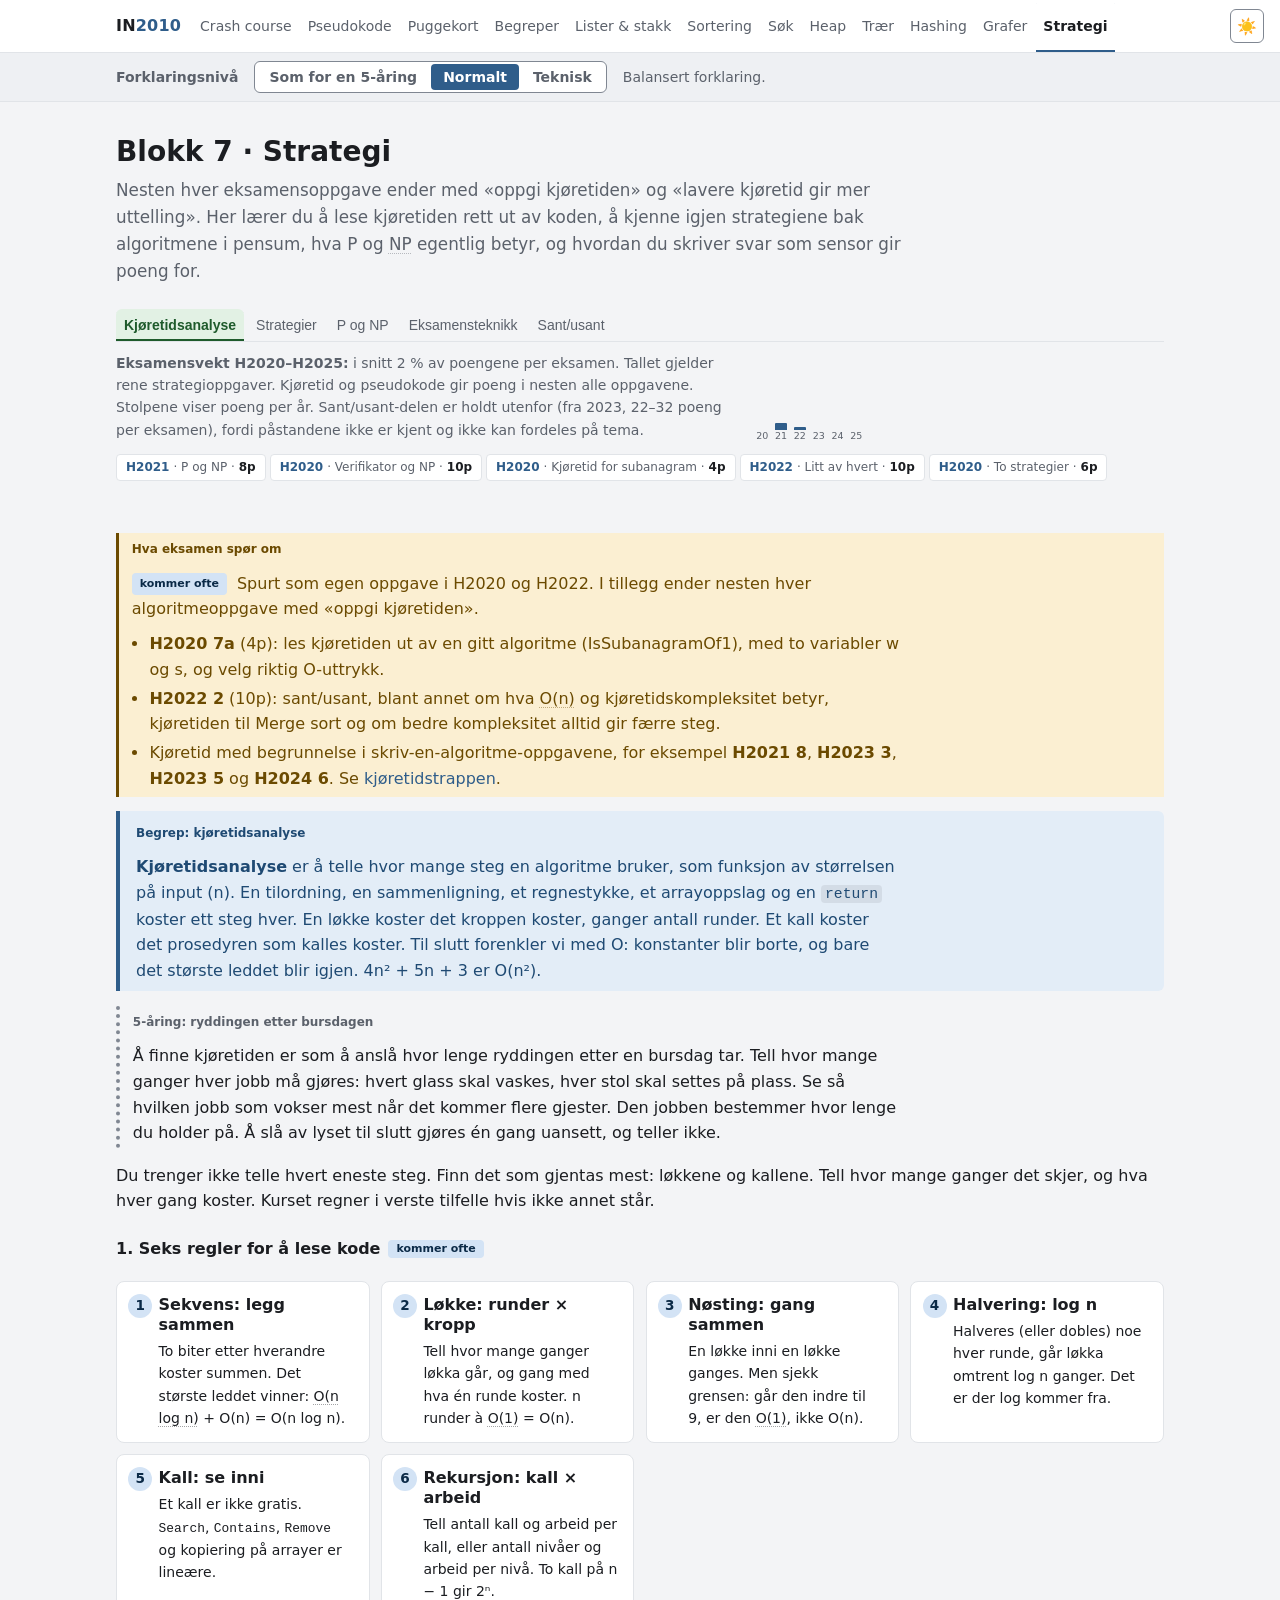
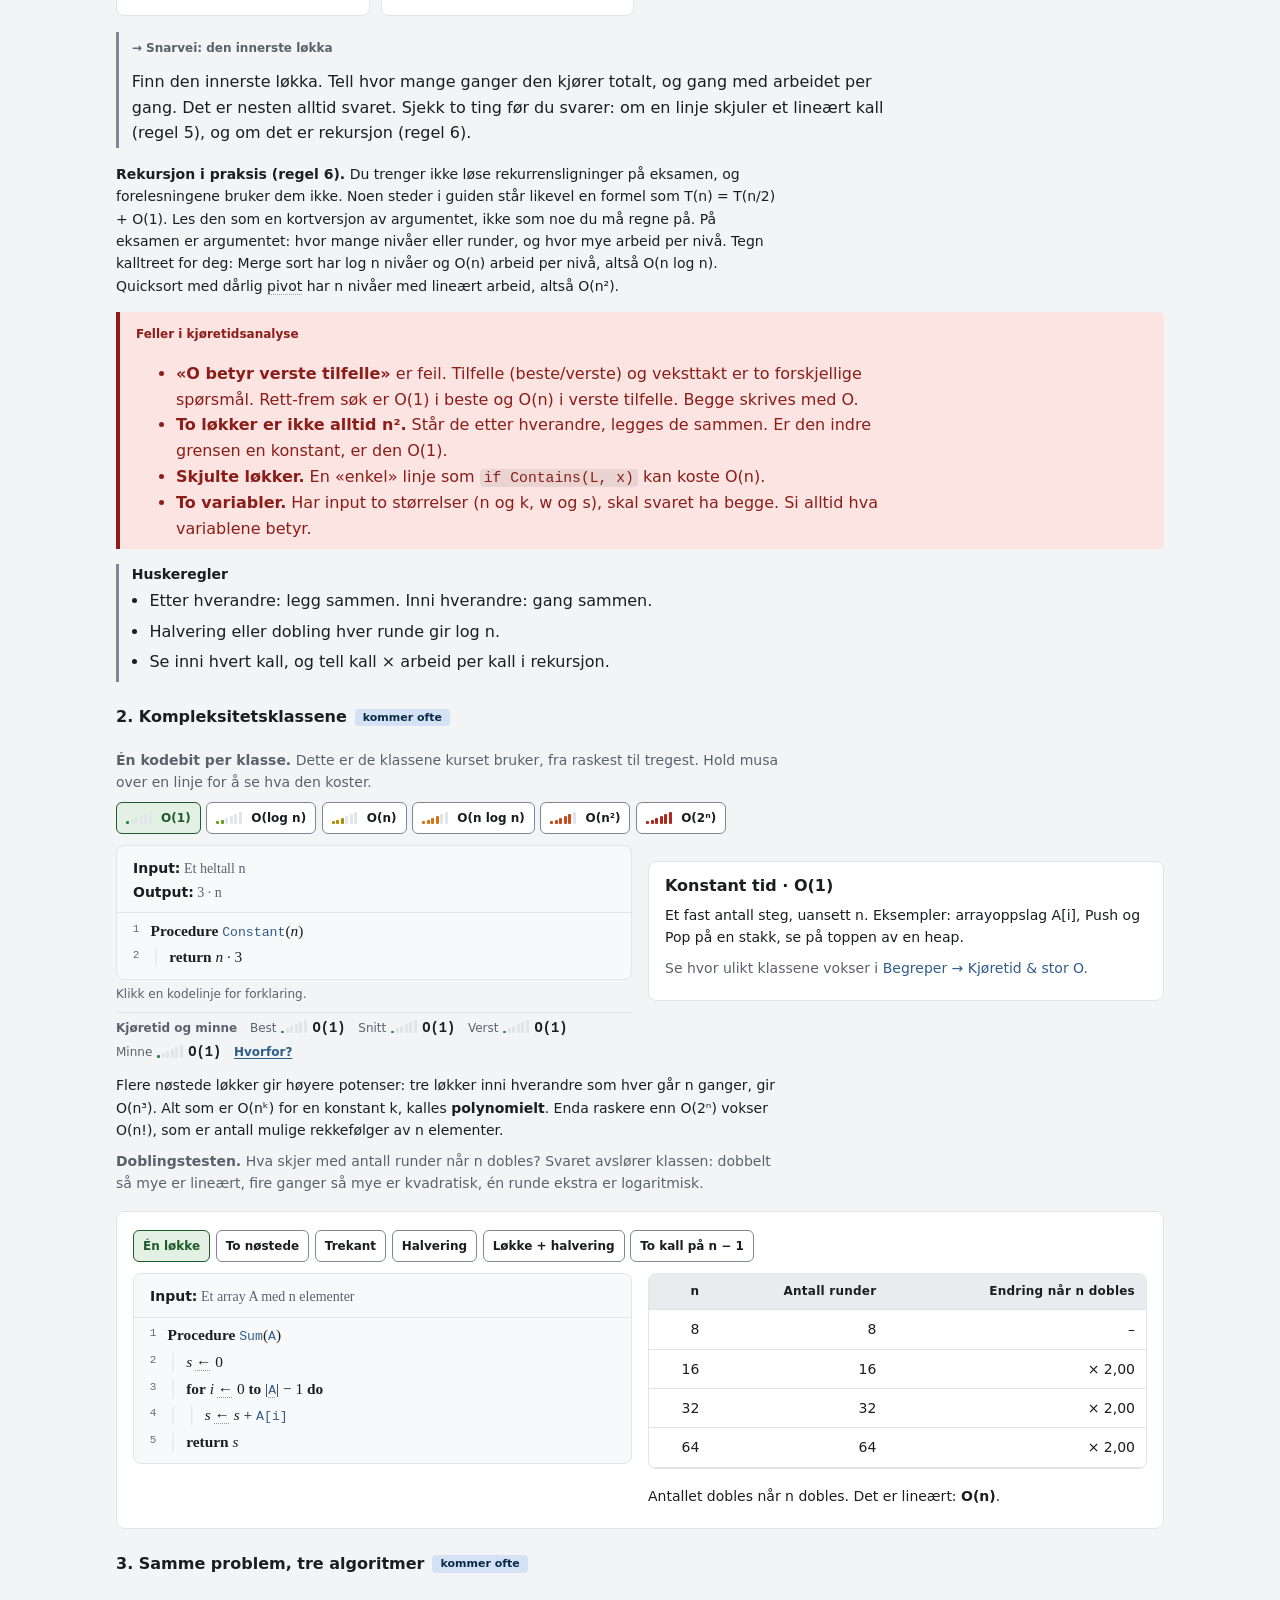
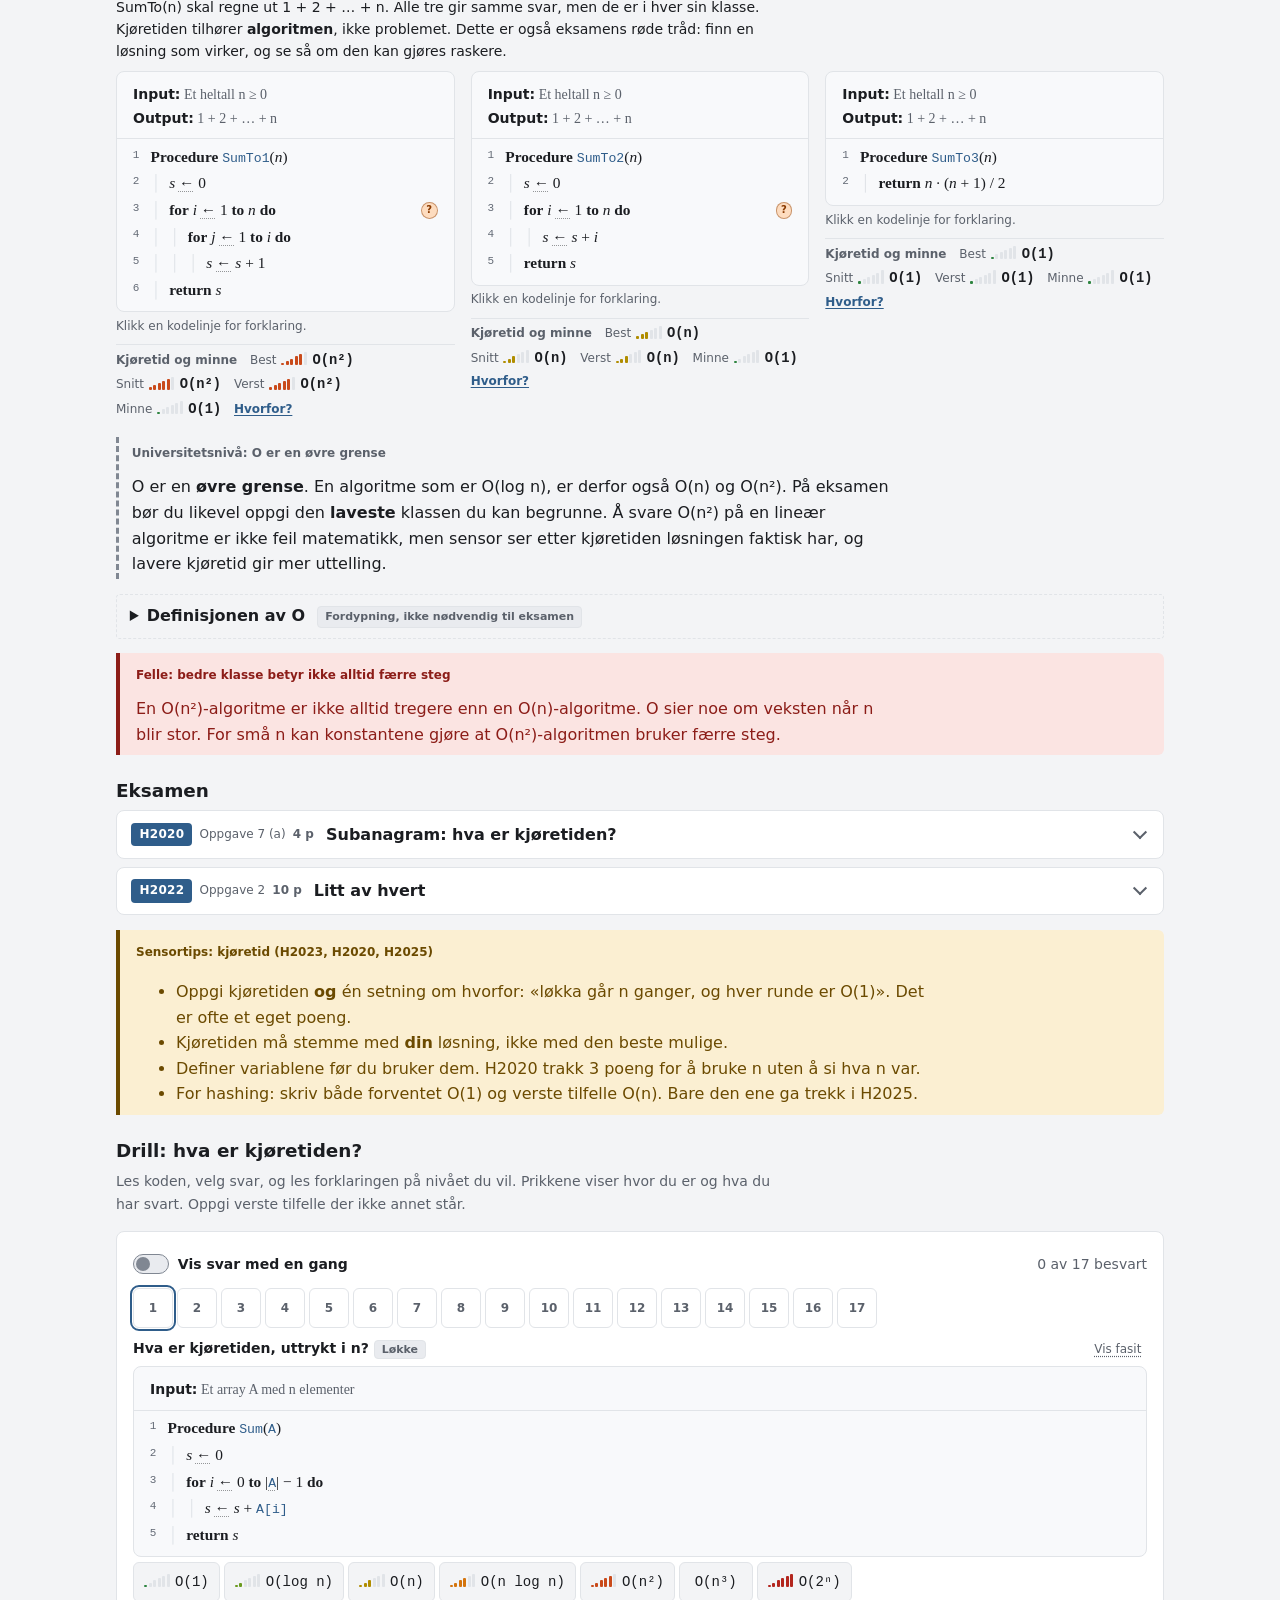
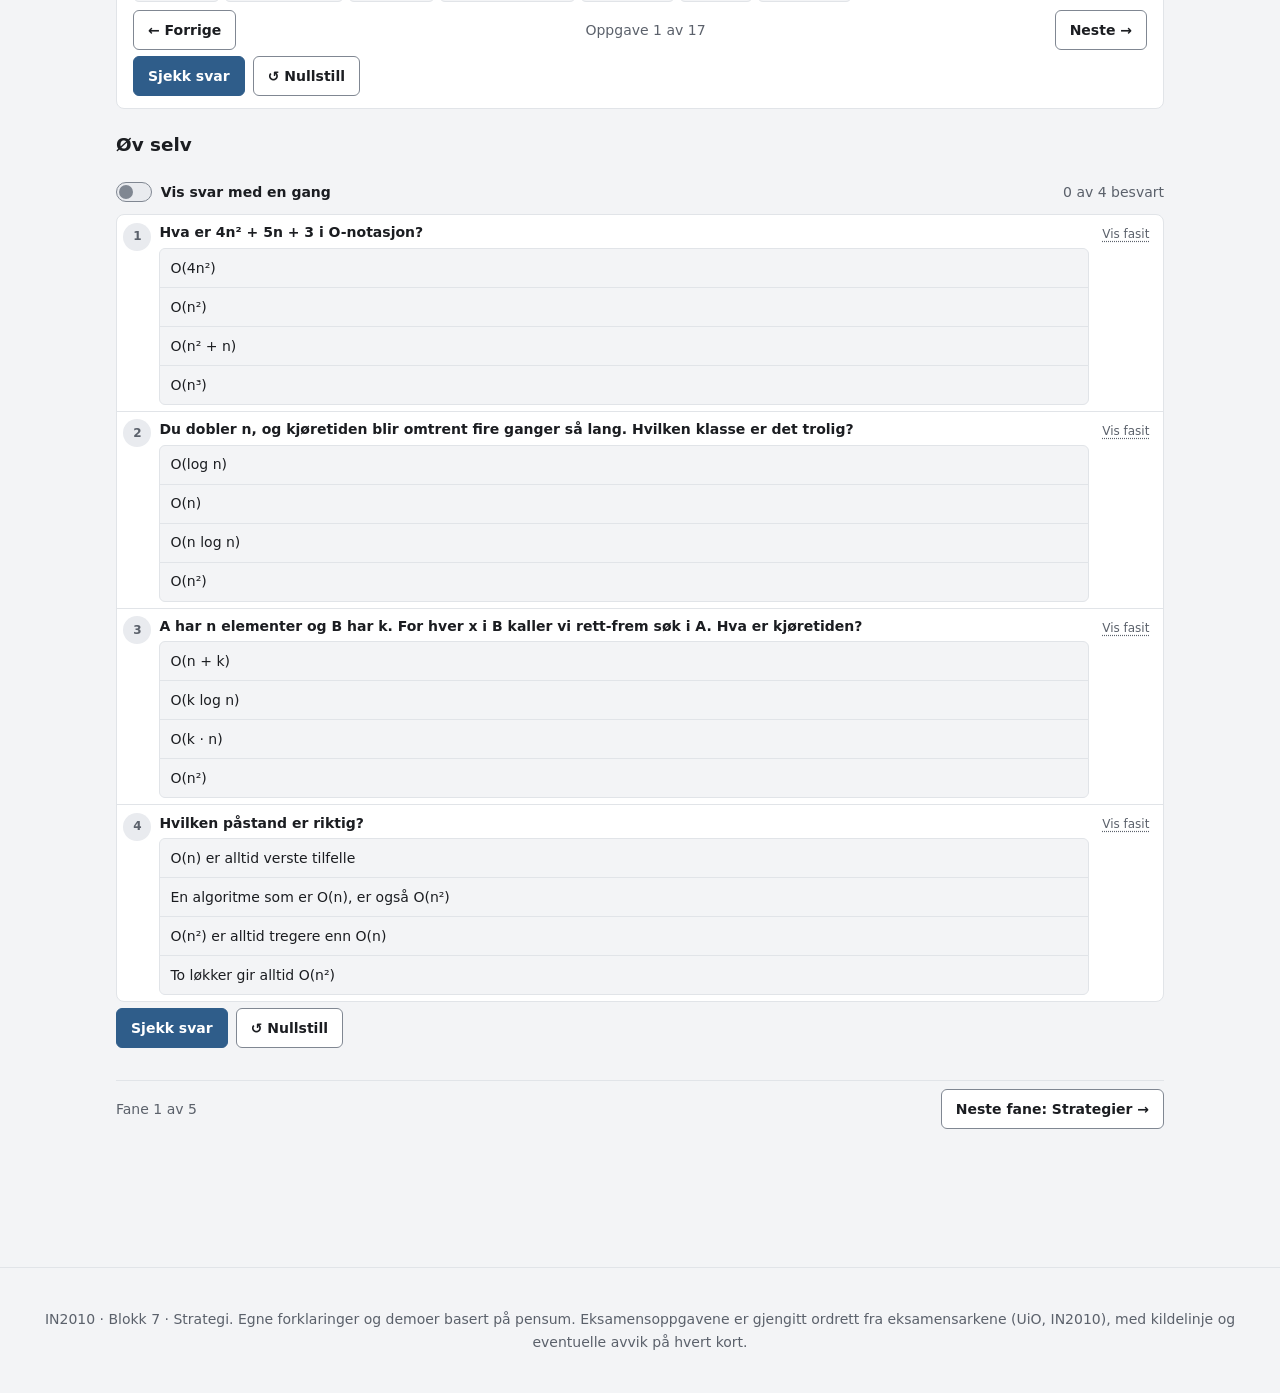
<file: 07-strategi.html>
<!doctype html>
<html lang="nb">
<head>
  <meta charset="utf-8">
  <link rel="icon" href="data:,">
  <meta name="viewport" content="width=device-width, initial-scale=1">
  <title>Blokk 7 · Strategi · IN2010</title>
  <meta name="description" content="Strategi i IN2010: les kjøretiden ut av løkker og rekursjon, kjenn igjen algoritmestrategiene kurset bruker, forstå P, NP og reduksjoner, og svar slik sensor belønner – med drilloppgaver og eksamensoppgaver.">
  <script>(function(){try{var d=document.documentElement;var t=localStorage.getItem('in-theme');if(t!=='dark'&&t!=='system')t='light';if(t!=='system')d.setAttribute('data-theme',t);var l=localStorage.getItem('in-level');if(l!=='eli5'&&l!=='teknisk')l='normal';d.setAttribute('data-level',l);}catch(e){document.documentElement.setAttribute('data-theme','light');document.documentElement.setAttribute('data-level','normal');}})();</script>
  <link rel="stylesheet" href="assets/css/styles.css?v=20261127g">
  <link rel="stylesheet" href="assets/css/dra.css?v=20261127g">
  <link rel="stylesheet" href="assets/css/begrep-tips.css?v=20261127g">
</head>
<body data-page="strategi">
  <a class="skip-link" href="#main">Hopp til innhold</a>
  <header id="topnav"></header>

  <main id="main" class="wrap">
    <div class="pagehead">
      <h1>Blokk 7 · Strategi</h1>
      <p class="lead">Nesten hver eksamensoppgave ender med «oppgi kjøretiden» og «lavere kjøretid gir mer uttelling».
        Her lærer du å lese kjøretiden rett ut av koden, å kjenne igjen strategiene bak algoritmene i pensum,
        hva P og NP egentlig betyr, og hvordan du skriver svar som sensor gir poeng for.</p>
    </div>

    <div class="tabs" role="tablist" aria-label="Emner om strategi">
      <button data-tab="kjoretid">Kjøretidsanalyse</button>
      <button data-tab="strategier">Strategier</button>
      <button data-tab="pnp">P og NP</button>
      <button data-tab="eksamensteknikk">Eksamensteknikk</button>
      <button data-tab="test">Sant/usant</button>
    </div>

    <div class="pagehead-info">
      <div class="badges">
        <span class="badge" data-go="pnp" data-card="h2021-6"><b>H2021</b> · P og NP · <span class="pts">8p</span></span>
        <span class="badge" data-go="pnp" data-card="h2020-8"><b>H2020</b> · Verifikator og NP · <span class="pts">10p</span></span>
        <span class="badge" data-go="kjoretid" data-card="h2020-7a"><b>H2020</b> · Kjøretid for subanagram · <span class="pts">4p</span></span>
        <span class="badge" data-go="kjoretid" data-card="h2022-2"><b>H2022</b> · Litt av hvert · <span class="pts">10p</span></span>
        <span class="badge" data-go="strategier" data-card="h2020-7c"><b>H2020</b> · To strategier · <span class="pts">6p</span></span>
      </div>
    </div>

    <!-- ===================== KJØRETIDSANALYSE ===================== -->
    <section data-panel="kjoretid">
      <div class="callout eks-spor"><span class="lbl">Hva eksamen spør om</span>
        <p><span class="tag merke kjerne">kommer ofte</span> Spurt som egen oppgave i H2020 og H2022. I tillegg ender nesten hver algoritmeoppgave med «oppgi kjøretiden».</p>
        <ul>
          <li><b>H2020 7a</b> (4p): les kjøretiden ut av en gitt algoritme (IsSubanagramOf1), med to variabler w og s, og velg riktig O-uttrykk.</li>
          <li><b>H2022 2</b> (10p): sant/usant, blant annet om hva O(n) og kjøretidskompleksitet betyr, kjøretiden til Merge sort og om bedre kompleksitet alltid gir færre steg.</li>
          <li>Kjøretid med begrunnelse i skriv-en-algoritme-oppgavene, for eksempel <b>H2021 8</b>, <b>H2023 3</b>, <b>H2023 5</b> og <b>H2024 6</b>. Se <a href="#fane=eksamensteknikk&amp;oppg=tek-trapp">kjøretidstrappen</a>.</li>
        </ul>
      </div>
      <div class="callout begrep"><span class="lbl">Begrep: kjøretidsanalyse</span>
        <p><b>Kjøretidsanalyse</b> er å telle hvor mange steg en algoritme bruker, som funksjon av størrelsen på input (n).
          En tilordning, en sammenligning, et regnestykke, et arrayoppslag og en <code>return</code> koster ett steg hver.
          En løkke koster det kroppen koster, ganger antall runder. Et kall koster det prosedyren som kalles koster.
          Til slutt forenkler vi med O: konstanter blir borte, og bare det største leddet blir igjen. 4n² + 5n + 3 er O(n²).</p>
      </div>
      <div class="callout eli5"><span class="lbl">5-åring: ryddingen etter bursdagen</span>
        <p>Å finne kjøretiden er som å anslå hvor lenge ryddingen etter en bursdag tar. Tell hvor mange ganger hver jobb må gjøres: hvert glass skal vaskes, hver stol skal settes på plass.
          Se så hvilken jobb som vokser mest når det kommer flere gjester. Den jobben bestemmer hvor lenge du holder på. Å slå av lyset til slutt gjøres én gang uansett, og teller ikke.</p>
      </div>
      <div id="intro-kjoretid"></div>

      <h4 class="del">1. Seks regler for å lese kode <span class="tag merke kjerne">kommer ofte</span></h4>
      <div class="st-rules">
        <div class="card st-rule"><span class="st-rule-n">1</span><h4>Sekvens: legg sammen</h4>
          <p class="small">To biter etter hverandre koster summen. Det største leddet vinner: O(n log n) + O(n) = O(n log n).</p></div>
        <div class="card st-rule"><span class="st-rule-n">2</span><h4>Løkke: runder × kropp</h4>
          <p class="small">Tell hvor mange ganger løkka går, og gang med hva én runde koster. n runder à O(1) = O(n).</p></div>
        <div class="card st-rule"><span class="st-rule-n">3</span><h4>Nøsting: gang sammen</h4>
          <p class="small">En løkke inni en løkke ganges. Men sjekk grensen: går den indre til 9, er den O(1), ikke O(n).</p></div>
        <div class="card st-rule"><span class="st-rule-n">4</span><h4>Halvering: log n</h4>
          <p class="small">Halveres (eller dobles) noe hver runde, går løkka omtrent log n ganger. Det er der log kommer fra.</p></div>
        <div class="card st-rule"><span class="st-rule-n">5</span><h4>Kall: se inni</h4>
          <p class="small">Et kall er ikke gratis. <code>Search</code>, <code>Contains</code>, <code>Remove</code> og kopiering på arrayer er lineære.</p></div>
        <div class="card st-rule"><span class="st-rule-n">6</span><h4>Rekursjon: kall × arbeid</h4>
          <p class="small">Tell antall kall og arbeid per kall, eller antall nivåer og arbeid per nivå. To kall på n − 1 gir 2ⁿ.</p></div>
      </div>
      <div class="callout snarvei"><span class="lbl">Snarvei: den innerste løkka</span>
        <p>Finn den innerste løkka. Tell hvor mange ganger den kjører totalt, og gang med arbeidet per gang. Det er nesten alltid svaret.
          Sjekk to ting før du svarer: om en linje skjuler et lineært kall (regel 5), og om det er rekursjon (regel 6).</p>
      </div>
      <p class="small"><b>Rekursjon i praksis (regel 6).</b> Du trenger ikke løse rekurrensligninger på eksamen, og forelesningene bruker dem ikke.
        Noen steder i guiden står likevel en formel som T(n) = T(n/2) + O(1). Les den som en kortversjon av argumentet, ikke som noe du må regne på.
        På eksamen er argumentet: hvor mange nivåer eller runder, og hvor mye arbeid per nivå. Tegn kalltreet for deg: Merge sort har log n nivåer og O(n) arbeid per nivå, altså O(n log n). Quicksort med dårlig pivot har n nivåer med lineært arbeid, altså O(n²).</p>
      <div class="callout felle"><span class="lbl">Feller i kjøretidsanalyse</span>
        <ul>
          <li><b>«O betyr verste tilfelle»</b> er feil. Tilfelle (beste/verste) og veksttakt er to forskjellige spørsmål. Rett-frem søk er O(1) i beste og O(n) i verste tilfelle. Begge skrives med O.</li>
          <li><b>To løkker er ikke alltid n².</b> Står de etter hverandre, legges de sammen. Er den indre grensen en konstant, er den O(1).</li>
          <li><b>Skjulte løkker.</b> En «enkel» linje som <code>if Contains(L, x)</code> kan koste O(n).</li>
          <li><b>To variabler.</b> Har input to størrelser (n og k, w og s), skal svaret ha begge. Si alltid hva variablene betyr.</li>
        </ul>
      </div>
      <div class="husk"><h4>Huskeregler</h4><ul>
        <li>Etter hverandre: legg sammen. Inni hverandre: gang sammen.</li>
        <li>Halvering eller dobling hver runde gir log n.</li>
        <li>Se inni hvert kall, og tell kall × arbeid per kall i rekursjon.</li>
      </ul></div>

      <h4 class="del">2. Kompleksitetsklassene <span class="tag merke kjerne">kommer ofte</span></h4>
      <p class="muted small"><b>Én kodebit per klasse.</b> Dette er de klassene kurset bruker, fra raskest til tregest. Hold musa over en linje for å se hva den koster.</p>
      <div class="st-switch" role="group" aria-label="Velg kompleksitetsklasse" id="arketype-btns"></div>
      <div class="grid cols-2 st-arch">
        <div><div id="arketype-pc"></div><div id="arketype-bigo"></div></div>
        <div class="card" id="arketype-info" aria-live="polite"></div>
      </div>
      <p class="small">Flere nøstede løkker gir høyere potenser: tre løkker inni hverandre som hver går n ganger, gir O(n³). Alt som er O(nᵏ) for en konstant k, kalles <b>polynomielt</b>.
        Enda raskere enn O(2ⁿ) vokser O(n!), som er antall mulige rekkefølger av n elementer.</p>

      <p class="muted small"><b>Doblingstesten.</b> Hva skjer med antall runder når n dobles? Svaret avslører klassen: dobbelt så mye er lineært, fire ganger så mye er kvadratisk, én runde ekstra er logaritmisk.</p>
      <div class="card">
        <div class="st-switch" role="group" aria-label="Velg kodebit" id="dobling-btns"></div>
        <div class="grid cols-2">
          <div id="dobling-pc"></div>
          <div>
            <div class="table-wrap" style="margin-top:0"><table class="st-dtab" id="dobling-tab"></table></div>
            <p class="small" id="dobling-txt" aria-live="polite"></p>
          </div>
        </div>
      </div>

      <h4 class="del">3. Samme problem, tre algoritmer <span class="tag merke kjerne">kommer ofte</span></h4>
      <p class="small">SumTo(n) skal regne ut 1 + 2 + … + n. Alle tre gir samme svar, men de er i hver sin klasse.
        Kjøretiden tilhører <b>algoritmen</b>, ikke problemet. Dette er også eksamens røde tråd: finn en løsning som virker, og se så om den kan gjøres raskere.</p>
      <div class="grid cols-3 st-sumto">
        <div><div id="pc-sumto1"></div><div id="bo-sumto1"></div></div>
        <div><div id="pc-sumto2"></div><div id="bo-sumto2"></div></div>
        <div><div id="pc-sumto3"></div><div id="bo-sumto3"></div></div>
      </div>
      <div class="callout uni"><span class="lbl">Universitetsnivå: O er en øvre grense</span>
        <p>O er en <b>øvre grense</b>. En algoritme som er O(log n), er derfor også O(n) og O(n²). På eksamen bør du likevel oppgi den <b>laveste</b> klassen du kan begrunne. Å svare O(n²) på en lineær algoritme er ikke feil matematikk, men sensor ser etter kjøretiden løsningen faktisk har, og lavere kjøretid gir mer uttelling.</p>
      </div>
      <details class="fordyp"><summary>Definisjonen av O <span class="tag merke fordyp">Fordypning, ikke nødvendig til eksamen</span></summary>
        <div class="callout uni"><span class="lbl">Universitetsnivå</span>
          <p><b>Definisjonen av O.</b> f(n) er O(g(n)) hvis det finnes en konstant c &gt; 0 slik at f(n) ≤ c · g(n) for alle n som er store nok
            (altså for alle n ≥ n₀, se <a href="00-begreper.html#fane=bigo">Blokk 0 → Kjøretid &amp; stor O</a>).
            Eksempel: 3n² + 5n + 2 ≤ 4n² så snart n ≥ 6, så 3n² + 5n + 2 er O(n²).</p>
        </div>
      </details>
      <div class="callout felle"><span class="lbl">Felle: bedre klasse betyr ikke alltid færre steg</span>
        <p>En O(n²)-algoritme er ikke alltid tregere enn en O(n)-algoritme. O sier noe om veksten når n blir stor. For små n kan konstantene gjøre at O(n²)-algoritmen bruker færre steg.</p>
      </div>

      <h3>Eksamen</h3>
      <div id="exam-h2020-7a"></div>
      <div id="exam-h2022-2"></div>
      <div class="callout sensor"><span class="lbl">Sensortips: kjøretid (H2023, H2020, H2025)</span>
        <ul>
          <li>Oppgi kjøretiden <b>og</b> én setning om hvorfor: «løkka går n ganger, og hver runde er O(1)». Det er ofte et eget poeng.</li>
          <li>Kjøretiden må stemme med <b>din</b> løsning, ikke med den beste mulige.</li>
          <li>Definer variablene før du bruker dem. H2020 trakk 3 poeng for å bruke n uten å si hva n var.</li>
          <li>For hashing: skriv både forventet O(1) og verste tilfelle O(n). Bare den ene ga trekk i H2025.</li>
        </ul>
      </div>

      <h3>Drill: hva er kjøretiden?</h3>
      <p class="muted small">Les koden, velg svar, og les forklaringen på nivået du vil. Prikkene viser hvor du er og hva du har svart. Oppgi verste tilfelle der ikke annet står.</p>
      <div id="drill" class="card"></div>

      <h3>Øv selv</h3>
      <div id="quiz-kjoretid"></div>
    </section>

    <!-- ===================== STRATEGIER ===================== -->
    <section data-panel="strategier" hidden>
      <div class="callout eks-spor"><span class="lbl">Hva eksamen spør om</span>
        <p><span class="tag merke eksbas">eksamensbasert</span> Strategier som eget tema er spurt ett år, i H2020. Tanken «fra naiv til rask» går igjen i nesten alle algoritmeoppgavene.</p>
        <ul>
          <li><b>H2020 7c</b> (6p): drøft fordeler og ulemper ved to strategier for å finne subanagrammer, med tanke på kjøretid.</li>
          <li>Kjøretidstrappen i <b>H2021 8</b>, <b>H2022 11</b>, <b>H2023 3</b>, <b>H2023 5</b> og <b>H2024 6</b>: en raskere strategi gir flere poeng.</li>
          <li><b>H2021 7</b> (8p, står under Grafer): velg den raskeste korteste-vei-algoritmen for hver graftype, også når kantene kan være negative.</li>
        </ul>
      </div>
      <div class="callout begrep"><span class="lbl">Begrep: strategi</span>
        <p>En <b>strategi</b> er en måte å tenke på når du skal finne en algoritme. Kurset setter bare ett navn aktivt på algoritmene sine:
          <b>grådig</b> (Prim, Kruskal og Dijkstra). Det bruker også «brute force» og «naiv» om løsninger som følger definisjonen direkte.
          Resten av kortene under er mønstre som går igjen i pensum og på eksamen, beskrevet med hva de gjør.</p>
      </div>
      <div class="callout eli5"><span class="lbl">5-åring: strategiene som hverdagsvaner</span>
        <ul>
          <li><b>Rett fram:</b> gjør akkurat det oppgaven sier, steg for steg, uten triks.</li>
          <li><b>Prøv alle muligheter:</b> prøv hver eneste kode på sykkellåsen til den går opp. Det virker alltid, men hvert ekstra siffer gir ti ganger så mange koder.</li>
          <li><b>Grådig:</b> ta alltid det beste stykket akkurat nå, og angre aldri.</li>
          <li><b>Del opp:</b> del oppgaven mellom venner, og sett sammen svarene deres.</li>
          <li><b>Gjør jobben én gang:</b> sorter kortstokken én gang, så finner du hvert kort fort etterpå.</li>
          <li><b>Riktig datastruktur:</b> bruk en eske med eget rom til hver ting, så ser du med én gang om noe er der.</li>
          <li><b>Oversett:</b> gjør den nye oppgaven om til en du allerede kan løse.</li>
        </ul>
      </div>
      <div id="intro-strategier"></div>

      <h4 class="del">1. Sju strategier fra pensum <span class="tag merke eksbas">eksamensbasert</span></h4>
      <div class="st-strats">
        <div class="card st-strat">
          <h4>Rett fram (brute force)</h4>
          <p class="small"><b>Idé:</b> gjør nøyaktig det definisjonen sier, uten triks.</p>
          <p class="small"><b>Fra pensum:</b> finn separasjonsnoder ved å fjerne hver node og kjøre dybde-først søk (DFS), O(|V| · (|V| + |E|)). Sjekk alle par i en dobbel løkke, O(n²). CheckBST med FindMin og FindMax i hver node, O(n²).</p>
          <p class="small st-verdict"><b>Bra:</b> lett å få riktig, og et trygt utgangspunkt. <b>Men:</b> på eksamen gir det oftest bare delvis uttelling når det finnes noe raskere.</p>
        </div>
        <div class="card st-strat">
          <h4>Prøv alle muligheter</h4>
          <p class="small"><b>Idé:</b> gå gjennom alle kandidater (alle utfyllinger, alle delmengder) og sjekk hver av dem.</p>
          <p class="small"><b>Fra pensum:</b> Sudoku, der vi ikke kjenner noen effektiv algoritme. H2020 Strategi 2 slo opp alle de 2ˢ delmengdene av bokstavene i S.</p>
          <p class="small st-verdict"><b>Bra:</b> virker for alt som kan sjekkes. <b>Men:</b> antallet kandidater vokser eksponentielt, så det er bare brukbart når input er lite.</p>
        </div>
        <div class="card st-strat">
          <h4>Grådig</h4>
          <p class="small"><b>Idé:</b> ta det valget som ser best ut akkurat nå, og angre aldri.</p>
          <p class="small"><b>Fra pensum:</b> Prim legger alltid til den billigste kanten ut av treet. Kruskal tar den billigste kanten som ikke lager sykel. Dijkstra låser alltid noden med minst avstand. Huffman følger samme mønster: slå sammen de to sjeldneste.</p>
          <p class="small st-verdict"><b>Bra:</b> enkelt og raskt. <b>Men:</b> det grådige valget er ikke alltid riktig, så du trenger en grunn til at det virker. Se eksempelet under.</p>
        </div>
        <div class="card st-strat">
          <h4>Del opp og løs bitene</h4>
          <p class="small"><b>Idé:</b> del input i mindre biter, løs bitene rekursivt, og sett svarene sammen.</p>
          <p class="small"><b>Fra pensum:</b> Merge sort (del i to, sorter, flett), Quicksort (del rundt en pivot), binærsøk (kast halvparten) og nesten alle trealgoritmer (svaret for v bygges av svarene fra barna, som i Diameter).</p>
          <p class="small st-verdict"><b>Analyse:</b> nivåer × arbeid per nivå. Halveres input, er det log n nivåer. <span class="muted">Andre lærebøker kaller dette «splitt og hersk». IN2010 bruker ikke den merkelappen, så beskriv heller hva algoritmen gjør.</span></p>
        </div>
        <div class="card st-strat">
          <h4>Gjør jobben én gang</h4>
          <p class="small"><b>Idé:</b> bruk litt tid på forhånd, så blir hver spørring billig.</p>
          <p class="small"><b>Fra pensum:</b> sorter A én gang og binærsøk k ganger, O(n log n + k log n), i stedet for k rett-frem søk, O(k · n) (H2020). Bygg et hashmap av ordboka én gang (H2020 Strategi 2). BuildHeap og så k uttak (H2025).</p>
          <p class="small st-verdict"><b>Lønner seg</b> når det kommer mange spørringer. For én spørring er forarbeidet ofte bortkastet.</p>
        </div>
        <div class="card st-strat">
          <h4>Velg riktig datastruktur</h4>
          <p class="small"><b>Idé:</b> det tunge arbeidet blir billig hvis dataene ligger i en struktur som passer.</p>
          <p class="small"><b>Fra pensum:</b> hashset for «har jeg sett denne før?», forventet O(n) i stedet for O(n²). Et array med plass k + 1 som teller forekomster, O(n + k) (H2021). Heap når du gjentatte ganger trenger den minste. Prefikstre mot hashmap (H2022) er et valg mellom minne og tid.</p>
          <p class="small st-verdict"><b>Husk:</b> oppgi hva strukturen koster, også i verste tilfelle.</p>
        </div>
        <div class="card st-strat">
          <h4>Oversett til noe du kan</h4>
          <p class="small"><b>Idé:</b> skriv om problemet til et problem du allerede har en algoritme for.</p>
          <p class="small"><b>Fra pensum:</b> gjør historien om til en graf og kjør bredde-først søk (BFS), Dijkstra eller Prim/Kruskal (minimalt spenntre). Snu kantene for å finne avstanden fra alle noder til ett mål på én kjøring (H2024). Samme tanke ligger bak <a href="#fane=pnp">reduksjoner</a>.</p>
          <p class="small st-verdict"><b>På eksamen</b> kan du bruke pensumalgoritmer som byggeklosser. Si hva de returnerer og hva de koster.</p>
        </div>
      </div>

      <h4 class="del">2. Når det grådige valget slår feil <span class="tag merke eksbas">eksamensbasert</span></h4>
      <div class="grid cols-2">
        <div class="card"><div id="greedy-graf"></div>
          <p class="muted small">Rettet graf med én negativ kant (B → A har vekt −4). Start i S. Det er samme graf som under <a href="06-grafer.html#fane=dijkstra">Grafer → Dijkstra</a>.</p></div>
        <div>
          <p class="small">Dijkstra regner en node som <b>ferdig</b> når den tas ut av køen med minst avstand, og den blir aldri behandlet igjen. Det er det grådige valget.</p>
          <ol class="small">
            <li>S tas ut med 0. A får 2, B får 5.</li>
            <li>A tas ut med 2 og blir ferdig. C får 2 + 1 = 3.</li>
            <li>C tas ut med 3 og blir ferdig.</li>
            <li>B tas ut med 5. Kanten B → A gir 5 − 4 = 1, som er mindre enn 2, så dist[A] blir 1. Men A er allerede ferdig: når A kommer ut av køen igjen, hoppes den over. Kanten A → C blir aldri sett på igjen, og C står fast på 3.</li>
          </ol>
          <div class="table-wrap"><table>
            <thead><tr><th>Node</th><th>Dijkstra svarer</th><th>Riktig</th></tr></thead>
            <tbody><tr><td>A</td><td>1 (først 2, så 1)</td><td><b>1</b> (S → B → A)</td></tr><tr><td>C</td><td>3 (feil)</td><td><b>2</b> (S → B → A → C)</td></tr></tbody>
          </table></div>
          <p class="small">Uten negative kanter kan en senere vei aldri bli kortere, og da holder det grådige valget. Med negative kanter bruker vi Bellman-Ford.</p>
        </div>
      </div>

      <h4 class="del">3. Fra naiv til rask: samme oppgave, ulike strategier <span class="tag merke kjerne">kommer ofte</span></h4>
      <p class="small">Mange eksamensoppgaver kan løses på flere måter, og poengene følger kjøretiden. «Finn to like tall i A» er et typisk eksempel:</p>
      <div class="table-wrap">
        <table class="cmp-table">
          <thead><tr><th>Strategi</th><th>Idé</th><th>Kjøretid</th></tr></thead>
          <tbody>
            <tr><td>Rett fram</td><td>Sammenlign alle par i en dobbel løkke</td><td class="mono">O(n²)</td></tr>
            <tr><td>Gjør jobben én gang</td><td>Sorter, og sammenlign naboer</td><td class="mono">O(n log n)</td></tr>
            <tr><td>Riktig datastruktur</td><td>Hashset: har jeg sett tallet før?</td><td class="mono">forventet O(n)</td></tr>
          </tbody>
        </table>
      </div>
      <p class="small">Se <a href="02-sok.html#fane=duplikat">Finn duplikat under Søk</a> for hele oppgaven fra H2023, og <a href="#fane=eksamensteknikk">kjøretidstrappen</a> for hvor mye hvert trinn ga.</p>
      <div class="husk"><h4>Huskeregler</h4><ul>
        <li>Skriv først en løsning som virker, og oppgi kjøretiden.</li>
        <li>Finn flaskehalsen: en løkke som leter, en sortering som gjentas, et par som sjekkes to ganger.</li>
        <li>Fjern den med forarbeid (sorter én gang) eller riktig datastruktur (hashset, heap), og oppgi hva strukturen koster.</li>
      </ul></div>

      <h3>Eksamen</h3>
      <div id="exam-h2020-7c"></div>
      <div class="callout sensor"><span class="lbl">Sensortips: drøfting og strategi</span>
        <ul>
          <li>I en drøfting: si hva hver strategi avhenger av, og <b>når</b> hver av dem er best. Det holder ikke å kåre én vinner.</li>
          <li>Kall strategien ved navn bare når du er sikker. Ellers er det bedre å beskrive hva den gjør.</li>
          <li>Begynner du med en rett-fram-løsning, skriv den ferdig og oppgi kjøretiden. En riktig, treg løsning gir som regel delvis uttelling, men ikke alltid: i H2020 7b og H2023 Finn duplikat (a) ga en løsning over kravet til kjøretid 0 poeng. En rask løsning som er feil, gir ofte 0.</li>
        </ul>
      </div>

      <h3>Øv selv: hvilken strategi?</h3>
      <div id="quiz-strategier"></div>
    </section>

    <!-- ===================== P OG NP ===================== -->
    <section data-panel="pnp" hidden>
      <div class="callout eks-spor"><span class="lbl">Hva eksamen spør om</span>
        <p><span class="tag merke kjerne">kommer ofte</span> Spurt i H2020 og H2021.</p>
        <ul>
          <li><b>H2020 8a</b> (7p): skriv pseudokode for en verifikator som sjekker et sertifikat for hamiltonsk sykel (Type2Verifier).</li>
          <li><b>H2020 8b</b> (3p): forklar kort hvorfor verifikatoren viser at problemet er i NP.</li>
          <li><b>H2021 6</b> (8p): åtte sant/usant-påstander om P, NP, NP-komplette problemer, reduksjoner og problemer som ingen datamaskin kan løse.</li>
        </ul>
      </div>
      <nav class="small" aria-label="Innhold i fanen P og NP"><p class="muted small"><b>På denne fanen:</b>
        <a href="#fane=pnp&amp;oppg=pnp-avg">Avgjørelsesproblemer</a> ·
        <a href="#fane=pnp&amp;oppg=pnp-p">P</a> ·
        <a href="#fane=pnp&amp;oppg=pnp-np">NP</a> ·
        <a href="#fane=pnp&amp;oppg=pnp-erlik">Er P = NP?</a> ·
        <a href="#fane=pnp&amp;oppg=pnp-red">Reduksjoner</a> ·
        <a href="#fane=pnp&amp;oppg=pnp-hard">NP-hardt og NP-komplett</a> ·
        <a href="#fane=pnp&amp;oppg=pnp-halt">Uløselige problemer</a> ·
        <a href="#fane=pnp&amp;oppg=pnp-eks">Eksamen</a> ·
        <a href="#fane=pnp&amp;oppg=pnp-ov">Øv selv</a></p></nav>
      <div class="callout begrep"><span class="lbl">Begrep: problemets vanskelighet</span>
        <p>Hittil har vi målt hvor rask en <b>algoritme</b> er. Nå spør vi hvor vanskelig et <b>problem</b> er. Det avgjøres av den beste algoritmen som <i>kan</i> finnes, ikke bare de vi kjenner.
          For å sammenligne problemer ser vi på <b>avgjørelsesproblemer</b>: en <b>instans</b> og et spørsmål med svaret JA eller NEI.</p>
      </div>
      <div class="callout eli5"><span class="lbl">5-åring: lett å sjekke, vanskelig å løse</span>
        <p>Noen gåter er lette å sjekke, men ser ut til å være vanskelige å løse. Ser du en ferdig utfylt Sudoku, sjekker du raskt at hver rad, kolonne og boks er riktig. Å fylle den ut selv kan ta mye lenger tid.
          Det store spørsmålet om P og NP er: er alle gåter som er lette å sjekke, egentlig også lette å løse, og vi har bare ikke funnet den lure måten ennå? Ingen vet svaret. De fleste tror nei.</p>
      </div>
      <div id="intro-pnp"></div>

      <h4 class="del" id="pnp-avg">1. Avgjørelsesproblemer <span class="tag merke kjerne">kommer ofte</span></h4>
      <div class="st-probs">
        <div class="card st-prob"><h4>PATH</h4><p class="small"><b>Instans:</b> en graf G og to noder s og t.<br><b>Spørsmål:</b> finnes det en sti fra s til t?</p><span class="tag st-tag-p">I P: BFS, O(|V| + |E|)</span></div>
        <div class="card st-prob"><h4>SORT</h4><p class="small"><b>Instans:</b> to arrayer A1 og A2.<br><b>Spørsmål:</b> er A2 den sorterte utgaven av A1?</p><span class="tag st-tag-p">I P</span></div>
        <div class="card st-prob"><h4>MST-k</h4><p class="small"><b>Instans:</b> en vektet, sammenhengende graf G og et tall k.<br><b>Spørsmål:</b> finnes det et spenntre med total vekt mindre enn k?</p><span class="tag st-tag-p">I P: Prim eller Kruskal</span></div>
        <div class="card st-prob"><h4>HAMILTONSYKEL</h4><p class="small"><b>Instans:</b> en urettet graf G.<br><b>Spørsmål:</b> finnes det en sykel som er innom hver node nøyaktig én gang?</p><span class="tag st-tag-npc">NP-komplett</span></div>
        <div class="card st-prob"><h4>SUDOKU</h4><p class="small"><b>Instans:</b> et delvis utfylt n × n-brett.<br><b>Spørsmål:</b> kan resten fylles ut etter reglene?</p><span class="tag st-tag-npc">NP-komplett (store brett)</span></div>
        <div class="card st-prob"><h4>SAT</h4><p class="small"><b>Instans:</b> en logisk formel med variabler.<br><b>Spørsmål:</b> finnes det sann/usann-verdier som gjør formelen sann?</p><span class="tag st-tag-npc">Det første som ble bevist NP-hardt</span></div>
        <div class="card st-prob"><h4>HALT</h4><p class="small"><b>Instans:</b> en algoritme A og et input x.<br><b>Spørsmål:</b> stopper A når den kjøres på x?</p><span class="tag st-tag-u">Uløselig</span></div>
      </div>
      <p class="muted small">Et rikere problem («finn den korteste stien») er minst like vanskelig som avgjørelsesversjonen («finnes en sti med lengde høyst k?»). Klarer vi det rike, klarer vi også JA/NEI-spørsmålet.</p>

      <h4 class="del" id="pnp-p">2. P: kan løses i polynomiell tid <span class="tag merke eksbas">eksamensbasert</span></h4>
      <div class="callout begrep"><span class="lbl">Begrep: P</span>
        <p><b>P</b> er avgjørelsesproblemene som kan løses i <b>polynomiell tid</b>, altså O(nᵏ) for en konstant k. Tenk «k nøstede løkker opp til n».
          Nesten alle algoritmene i pensum er polynomielle. O(2ⁿ) er ikke polynomielt, fordi n står i eksponenten.</p>
      </div>
      <details class="fordyp"><summary>Polynomiell betyr ikke automatisk rask <span class="tag merke fordyp">Fordypning, ikke nødvendig til eksamen</span></summary>
        <div class="callout uni"><span class="lbl">Universitetsnivå</span>
          <p>Polynomiell betyr ikke automatisk rask. En O(n¹⁰⁰)-algoritme er polynomiell, men selv for n = 2 er 2¹⁰⁰ steg langt mer enn noen datamaskin rekker.
            Slike eksponenter dukker heldigvis sjelden opp i praksis, og derfor kaller vi P de håndterbare problemene.</p>
        </div>
      </details>

      <h4 class="del" id="pnp-np">3. NP: et JA-svar kan sjekkes i polynomiell tid <span class="tag merke kjerne">kommer ofte</span></h4>
      <div class="callout begrep"><span class="lbl">Begrep: sertifikat og NP</span>
        <p>Et <b>sertifikat</b> er et løsningsforslag som beviser et JA-svar, for eksempel en utfylt Sudoku eller en rekkefølge av nodene.
          En <b>verifikator</b> sjekker sertifikatet. <b>NP</b> er avgjørelsesproblemene der JA-instanser kan <b>verifiseres i polynomiell tid</b> når vi får et sertifikat.
          Å <i>finne</i> sertifikatet kan være vanskelig. Å <i>sjekke</i> det skal være lett.</p>
      </div>
      <p class="small"><b>Prøv selv: vær verifikatoren.</b> Klikk nodene i den rekkefølgen du vil foreslå. Forslaget C er sertifikatet. Verifikatoren sjekker bare at hver nabo i C har en kant, også fra den siste tilbake til den første. Den leter aldri etter en annen sykel.</p>
      <div class="grid cols-2">
        <div class="card">
          <div id="ham-graf"></div>
          <div class="st-cert" id="ham-cert" aria-live="polite"></div>
          <div class="btn-row">
            <button class="btn sm primary" type="button" id="ham-step">Ett steg</button>
            <button class="btn sm" type="button" id="ham-run">Sjekk alt</button>
            <button class="btn sm ghost" type="button" id="ham-reset">↺ Tøm</button>
          </div>
          <div class="btn-row" id="ham-ex"></div>
          <p class="small" id="ham-msg" aria-live="polite"></p>
        </div>
        <div><div id="ham-pc"></div><div id="ham-bigo"></div></div>
      </div>
      <div class="callout felle"><span class="lbl">Felle: NP betyr ikke «ikke polynomiell»</span>
        <p><b>NP betyr ikke «ikke polynomiell».</b> Navnet står for <i>nondeterministic polynomial time</i>, fra en annen, likeverdig definisjon som ikke er pensum.
          Alt i P er også i NP: kan du løse problemet raskt, kan du sjekke et svar raskt (bare løs det og sammenlign). Altså er P ⊆ NP.</p>
      </div>

      <h4 class="del" id="pnp-erlik">4. Er P = NP? <span class="tag merke eksbas">eksamensbasert</span></h4>
      <div class="grid cols-2">
        <div class="card st-venn-card">
          <svg class="st-venn" viewBox="0 0 440 250" role="img" aria-label="P ligger inni NP. NP-hardt overlapper NP, og overlappet er NP-komplett. Tegningen viser situasjonen hvis P er ulik NP.">
            <ellipse class="st-v-nph" cx="318" cy="125" rx="112" ry="100"/>
            <ellipse class="st-v-np" cx="150" cy="125" rx="135" ry="100"/>
            <ellipse class="st-v-p" cx="118" cy="135" rx="62" ry="50"/>
            <text class="st-v-lbl" x="118" y="130" text-anchor="middle">P</text>
            <text class="st-v-sm" x="118" y="150" text-anchor="middle">PATH, SORT, MST-k</text>
            <text class="st-v-lbl" x="105" y="58" text-anchor="middle">NP</text>
            <text class="st-v-lbl" x="365" y="70" text-anchor="middle">NP-hardt</text>
            <text class="st-v-sm" x="245" y="112" text-anchor="middle">NP-</text>
            <text class="st-v-sm" x="245" y="126" text-anchor="middle">komplett</text>
            <text class="st-v-sm" x="245" y="146" text-anchor="middle">SAT</text>
            <text class="st-v-sm" x="370" y="135" text-anchor="middle">ikke i NP</text>
          </svg>
          <p class="muted small">Slik tror de fleste det ser ut (P ≠ NP). Ingen har bevist det.</p>
        </div>
        <div>
          <p class="small"><b>Ingen vet.</b> P ⊆ NP er sikkert, men om P = NP eller P ≠ NP, er et av de store åpne problemene i matematikk og informatikk. Det er utlovet en million dollar for et bevis den ene eller andre veien.</p>
          <p class="small">De fleste tror P ≠ NP. Da finnes det problemer der det er lett å sjekke et svar, men umulig å finne et raskt.</p>
          <div class="callout felle"><span class="lbl">Felle: «det er bevist»</span>
            <p>Skriv aldri at noe er «bevist» om P og NP. H2021 testet begge retningene, og begge var usanne.</p>
          </div>
        </div>
      </div>

      <h4 class="del" id="pnp-red">5. Reduksjoner: oversett ett problem til et annet <span class="tag merke eksbas">eksamensbasert</span></h4>
      <div class="callout begrep"><span class="lbl">Begrep: reduksjon</span>
        <p>En <b>reduksjon</b> fra A til B er en algoritme som i polynomiell tid gjør en instans av A om til en instans av B, slik at JA blir JA og NEI blir NEI.
          Da kan vi løse A ved å oversette og spørre en løser for B. Konklusjonen er at <b>B er minst like vanskelig som A</b>.</p>
      </div>
      <div class="st-reduce" aria-hidden="true">
        <span class="st-r-box">instans av A</span><span class="st-r-arrow">oversett i polynomiell tid →</span>
        <span class="st-r-box">instans av B</span><span class="st-r-arrow">løs B →</span>
        <span class="st-r-box">JA/NEI for A</span>
      </div>
      <p class="small">Under er det minste eksempelet: vi løser EVEN («er n et partall?») ved å spørre en løser for ODD om n + 1. Skriv inn et tall og se at svaret blir det samme.</p>
      <div class="grid cols-2">
        <div>
          <h4 style="margin:.2rem 0 .4rem">Det minste eksempelet: EVEN til ODD</h4>
          <div id="pc-evenodd"></div>
        </div>
        <div class="card">
          <label class="st-fld">n =<input type="number" id="eo-n" value="6" step="1" style="width:6rem" aria-label="Instans av EVEN"></label>
          <div class="small" id="eo-out" aria-live="polite"></div>
        </div>
      </div>
      <details class="fordyp"><summary>En reduksjon som ser ut som juks <span class="tag merke fordyp">Fordypning, ikke nødvendig til eksamen</span></summary>
        <div class="callout uni"><span class="lbl">Universitetsnivå: en reduksjon som ser ut som juks</span>
          <p>Reduksjoner kan virke som juks første gang. Forelesningen viser at SCC-k («har G minst k sterkt sammenhengende komponenter?») kan reduseres til SORT
            («består A2 av de samme elementene som A1, i sortert rekkefølge?»). Trikset er å løse SCC-k direkte med Kosaraju, som går i polynomiell tid, og så lage en SORT-instans som vi vet svaret på:</p>
          <ul>
            <li><b>JA:</b> A1 = A2 = [1, 2, 3].</li>
            <li><b>NEI:</b> A1 = [1, 2, 3] og A2 = [2, 1, 3].</li>
          </ul>
          <p><b>Hvorfor er det lov?</b> En reduksjon må bare oppfylle to krav: oversettelsen går i polynomiell tid, og svaret blir det samme.</p>
          <p><b>Lærdom:</b> forelesningen sier at alle problemer i P kan reduseres til hverandre på denne måten. Ett lite forbehold: vi kan ikke redusere <i>til</i> de to trivielle problemene som alltid svarer JA eller alltid NEI, fordi de ikke har noen instans med motsatt svar å oversette til.</p>
        </div>
      </details>

      <h4 class="del" id="pnp-hard">6. NP-hardt og NP-komplett <span class="tag merke eksbas">eksamensbasert</span></h4>
      <div class="grid cols-2">
        <div class="callout begrep" style="margin-top:0"><span class="lbl">NP-hardt</span>
          <p>Et problem er <b>NP-hardt</b> hvis det er minst like vanskelig som <b>alle</b> problemer i NP: alt i NP kan reduseres til det. SAT var det første som ble bevist NP-hardt.
            Et NP-hardt problem trenger ikke selv ligge i NP.</p>
        </div>
        <div class="callout begrep" style="margin-top:0"><span class="lbl">NP-komplett</span>
          <p>Et problem er <b>NP-komplett</b> hvis det er <b>både</b> i NP <b>og</b> NP-hardt. Det er de vanskeligste problemene i NP. Eksempler: SAT, HAMILTONSYKEL, KNAPSACK (som avgjørelsesproblem) og Sudoku på store brett.</p>
        </div>
      </div>
      <div class="card">
        <h4 style="margin-top:.2rem">Oppskrift: vis at et nytt problem X er NP-hardt</h4>
        <ol class="small">
          <li>Velg et problem du vet er NP-hardt, for eksempel SAT.</li>
          <li>Lag en reduksjon <b>fra SAT til X</b>: oversett enhver SAT-instans til en X-instans i polynomiell tid, med samme svar.</li>
          <li>Da er X minst like vanskelig som SAT, og dermed NP-hardt.</li>
          <li>Vil du vise at X er NP-komplett, viser du i tillegg at X er i NP, for eksempel med en verifikator.</li>
        </ol>
      </div>
      <div class="callout eksempel"><span class="lbl">Derfor er NP-komplett så viktig</span>
        <p>Alt i NP kan reduseres til et NP-komplett problem. Finner noen en polynomiell algoritme for ett eneste NP-komplett problem, kan alt i NP løses i polynomiell tid, og da er P = NP.
          Alle NP-komplette problemer kan også reduseres til hverandre.</p>
      </div>
      <div class="callout felle"><span class="lbl">Felle: retningen</span>
        <p>Å redusere X <i>til</i> SAT viser bare at X ikke er vanskeligere enn SAT. Det sier ingenting om at X er vanskelig. Pilen skal gå <b>fra</b> det kjente vanskelige problemet <b>til</b> det nye.</p>
      </div>
      <div class="husk"><h4>Huskeregler</h4><ul>
        <li>P: kan løses raskt. NP: et JA-svar kan sjekkes raskt. P ⊆ NP, og om P = NP, vet ingen.</li>
        <li>NP-komplett = i NP og NP-hardt.</li>
        <li>NP-hardt vises med en reduksjon fra det kjente vanskelige til det nye.</li>
      </ul></div>

      <h4 class="del" id="pnp-halt">7. Problemer som ingen algoritme kan løse <span class="tag merke eksbas">eksamensbasert</span></h4>
      <div class="callout begrep"><span class="lbl">Begrep: uløselig</span>
        <p>Noen avgjørelsesproblemer er <b>uløselige</b> (i andre bøker: uavgjørbare): det er bevist at ingen algoritme gir riktig svar på alle instanser i endelig tid. Det klassiske eksempelet er <b>stoppeproblemet</b> (HALT).
          Det hjelper ikke med en raskere datamaskin. Slike problemer ligger utenfor både P og NP.</p>
      </div>
      <details class="fordyp"><summary>Hvorfor HALT ikke kan løses <span class="tag merke fordyp">Fordypning, ikke nødvendig til eksamen</span></summary>
        <div class="callout uni"><span class="lbl">Universitetsnivå: hvorfor HALT ikke kan løses</span>
          <p>Anta at det finnes en algoritme H(A, x) som alltid svarer riktig på om A stopper på x. Lag en ny algoritme D(A): spør H(A, A). Sier H «stopper», går D i evig løkke. Sier H «stopper ikke», svarer D JA og stopper.
            Kjør nå D på seg selv. Stopper D(D)? Hvis ja, sa H «stopper ikke», og D stoppet likevel. Hvis nei, sa H «stopper», og D gikk likevel i evig løkke. Begge deler er umulig, så H kan ikke finnes.
            Svaret kom først fra Alonzo Church og like etter fra Alan Turing, begge i 1936. Argumentet over er Turings, og det var hans bevis som fikk størst gjennomslag.</p>
        </div>
      </details>

      <h3 id="pnp-eks">Eksamen</h3>
      <div id="exam-h2021-6"></div>
      <div id="exam-h2020-8"></div>
      <div class="callout sensor"><span class="lbl">Sensortips (H2020, H2021)</span>
        <ul>
          <li>En verifikator skal <b>sjekke sertifikatet</b>, ikke lete etter en løsning. H2020 ga 0 poeng for BFS eller DFS som prøvde å finne sykelen.</li>
          <li>Husk kanten fra den siste noden tilbake til den første. Den kostet 1 poeng i H2020.</li>
          <li>«Hvorfor er problemet i NP?» besvares med definisjonen: verifikatoren går i polynomiell tid, så JA-instanser kan sjekkes i polynomiell tid.</li>
          <li>I H2021 ga et feil <b>eller blankt</b> svar −1, og summen ble aldri under 0. Svar på alle, men tenk deg om.</li>
        </ul>
      </div>

      <h3 id="pnp-ov">Øv selv</h3>
      <div id="quiz-pnp"></div>
    </section>

    <!-- ===================== EKSAMENSTEKNIKK ===================== -->
    <section data-panel="eksamensteknikk" hidden>
      <div class="callout eks-spor"><span class="lbl">Hva eksamen spør om</span>
        <p><span class="tag merke kjerne">kommer ofte</span> Rådene her gjelder hele eksamen. De bygger på sensorveiledningene H2020–H2025.</p>
        <ul>
          <li><b>Del 1</b> (H2023 32p, H2024 22p, H2025 26p): små sant/usant-oppgaver med poengregelen 2 · max(n − N/2, 0). Øvingen står nederst i fanen.</li>
          <li><b>Skriv en algoritme:</b> poeng i trinn etter kjøretid, se kjøretidstrappen (H2021 8, H2022 11, H2023 3, H2023 5, H2024 6).</li>
          <li><b>Drøft:</b> H2020 7c (6p), se fanen Strategier.</li>
        </ul>
      </div>
      <nav class="small" aria-label="Innhold i fanen Eksamensteknikk"><p class="muted small"><b>På denne fanen:</b>
        <a href="#fane=eksamensteknikk&amp;oppg=tek-typer">Oppgavetypene</a> ·
        <a href="#fane=eksamensteknikk&amp;oppg=tek-trapp">Kjøretidstrappen</a> ·
        <a href="#fane=eksamensteknikk&amp;oppg=tek-mal">Svarmal</a> ·
        <a href="#fane=eksamensteknikk&amp;oppg=tek-bygg">Byggeklosser</a> ·
        <a href="#fane=eksamensteknikk&amp;oppg=tek-sikring">Sikringssetninger</a> ·
        <a href="#fane=eksamensteknikk&amp;oppg=tek-sjekk">Sjekkliste</a> ·
        <a href="#fane=eksamensteknikk&amp;oppg=del1-ovelse">Del 1-øving</a></p></nav>
      <div class="callout begrep"><span class="lbl">Begrep: hva sensor belønner</span>
        <p>Sensorveiledningene H2020–H2025 belønner det samme år etter år: en <b>riktig</b> løsning, så <b>rask</b> som mulig, skrevet <b>presist</b>, med <b>kjøretid og begrunnelse</b>.
          Her er oppgavetypene og hva sensor ser etter i hver.</p>
      </div>
      <div class="callout eli5"><span class="lbl">5-åring: som en matprøve</span>
        <p>Gjør som når du skal lage mat etter oppskrift på en prøve. Les hele oppskriften først, og finn ut hva de egentlig ber om. Lag retten. Til slutt sjekker du at du har gjort alt som sto der, og at du har skrevet hvor lang tid det tok.</p>
      </div>
      <div id="intro-teknikk"></div>

      <h4 class="del" id="tek-typer">1. Oppgavetypene</h4>
      <div class="st-types">
        <details class="card st-type" open><summary><b>Skriv en algoritme</b> <span class="muted small">pseudokode eller presis tekst</span></summary>
          <ul class="small">
            <li>Pseudokoden skal være lett å forstå, entydig og presis. Det finnes ingen fasit for syntaks.</li>
            <li>En presis forklaring med ord kan gi full uttelling, og kan slå uklar pseudokode.</li>
            <li>Lavere kjøretid gir mer uttelling. Ofte er det et fast tak per kjøretid (se trappen under).</li>
            <li>Du kan bruke pensumalgoritmer og -datastrukturer som byggeklosser. Det står eksplisitt i oppgavesettene fra 2023.</li>
            <li>Riktig idé med feil i pseudokoden gir delvis uttelling. En idé som gir feil svar, gir lite eller ingenting.</li>
            <li>Les kravene nøye. Ber oppgaven om en stabil sortering, trekkes det for en løsning som ikke er stabil (H2024 3).</li>
          </ul></details>
        <details class="card st-type" open><summary><b>Oppgi kjøretiden</b> <span class="muted small">ofte 1–2 poeng for seg</span></summary>
          <ul class="small">
            <li>Kjøretiden skal stemme med din egen løsning. I H2023 Finn duplikat ga feil eller manglende kjøretid −1 per deloppgave. Andre oppgaver gir heller et eget poeng for kjøretiden.</li>
            <li>Uttrykk den i variabler som er definert: n, |V|, |E|, h, k.</li>
            <li>Si hvilket tilfelle du mener, særlig for hashing (forventet O(1), verste O(n)) og søketrær (O(h), som er O(n) for en kjede).</li>
            <li>Står det «begrunn kort», holder én setning: «hver node besøkes én gang med O(1) arbeid».</li>
          </ul></details>
        <details class="card st-type"><summary><b>Begrunn eller forklar</b> <span class="muted small">ofte «maks fire setninger»</span></summary>
          <ul class="small">
            <li>Én påstand per setning. Svar på akkurat det som spørres om.</li>
            <li>Spørsmål av typen «gjelder det alltid?» besvares best med et moteksempel.</li>
            <li>Argumenter generelt, ikke bare ut fra eksempelet i oppgaven. Et eksempel viser ikke at noe alltid gjelder.</li>
            <li>Den lille oppvarmingen først i settet (som H2025 1) krever ingen formell definisjon. Alle rimelige svar med egne ord gir full uttelling, så bruk lite tid der.</li>
          </ul></details>
        <details class="card st-type"><summary><b>Drøft</b> <span class="muted small">sammenlign to løsninger</span></summary>
          <ul class="small">
            <li>Dekk begge alternativene, både kjøretid og minne der det er relevant.</li>
            <li>Si <b>når</b> hvert alternativ er best: «Strategi 2 lønner seg når S er kort og ordboka stor».</li>
            <li>Definer variablene og bruk O-notasjon. Gjør rimelige antagelser, og skriv dem ned.</li>
            <li>Her har sensor mest skjønn, og en klar tekst teller. En setning sensor ikke forstår, gir ingen poeng.</li>
          </ul></details>
        <details class="card st-type"><summary><b>Kjør for hånd</b> <span class="muted small">heap, AVL, Huffman, hashing</span></summary>
          <ul class="small">
            <li>Vis gjerne mellomtilstandene: treet etter hver innsetting, køen etter hver sammenslåing, tabellen etter hver kollisjon. Det er ikke alltid et krav (i H2023 2a trengte bare siste linje være med), men det gjør det lettere for sensor å gi delpoeng.</li>
            <li>Skriv hvilken regel du bruker (hvilken rotasjon, hvilken kant som får 0 og 1).</li>
          </ul></details>
        <details class="card st-type"><summary><b>Sant/usant og flervalg</b> <span class="muted small">rettes automatisk</span></summary>
          <ul class="small">
            <li>Blankt teller som galt. Fra 2023 regnes poengene i del 1 ut fra hvor mange flere enn halvparten du har riktig, så ren gjetting gir i snitt 0. Regelen og en øvingsrunde står nederst i fanen.</li>
            <li>Svar på alle, men tenk: hver påstand du faktisk kan, løfter deg over streken.</li>
          </ul></details>
      </div>

      <h4 class="del" id="tek-trapp">2. Kjøretidstrappen <span class="tag merke kjerne">kommer ofte</span></h4>
      <p class="muted small">Poengene følger kjøretiden. Velg en oppgave og se hvor mye hvert trinn ga ifølge sensorveiledningen.</p>
      <div class="card">
        <div class="st-switch" role="group" aria-label="Velg eksamensoppgave" id="trapp-btns"></div>
        <div id="trapp" aria-live="polite"></div>
      </div>

      <h4 class="del" id="tek-mal">3. Svarmal for en algoritmeoppgave</h4>
      <div class="card">
        <ol class="small st-mal">
          <li><b>Idé i én eller to setninger.</b> «Jeg går gjennom treet i postorder og returnerer høyde og diameter samtidig.» Selv om koden sklir, har sensor sett at du har forstått.</li>
          <li><b>Pseudokode</b> med <code>←</code> for tilordning, 0-indeksering og navn du bruker konsekvent.</li>
          <li><b>Spesialtilfeller:</b> tomt input, null, én node, like verdier, siste element.</li>
          <li><b>Kjøretid med begrunnelse</b>, i variabler du har definert.</li>
          <li><b>Les oppgaven én gang til.</b> Skal du returnere eller skrive ut? Er input sortert? Er tallene unike?</li>
        </ol>
        <p class="muted small">Mer om å skrive pseudokode: <a href="pseudokode.html#fane=skriveguide">Pseudokode-skolen → Skriveguide</a>.</p>
      </div>

      <h4 class="del" id="tek-bygg">4. Pensum som byggeklosser</h4>
      <p class="small">Du kan kalle pensumalgoritmer uten å skrive dem selv. Tre krav: si hva kallet returnerer, sørg for at det ikke ødelegger kjøretiden, og ta med kostnaden i analysen.</p>
      <div class="table-wrap">
        <table class="cmp-table">
          <thead><tr><th>Byggekloss</th><th>Gir deg</th><th>Kjøretid</th></tr></thead>
          <tbody>
            <tr><td>Merge sort / Heapsort</td><td>Sortert array</td><td class="mono">O(n log n)</td></tr>
            <tr><td>Bucket sort</td><td>Stabil sortering når nøklene er 0 … N − 1</td><td class="mono">O(N + n)</td></tr>
            <tr><td>Binærsøk</td><td>Finn x i et sortert array</td><td class="mono">O(log n)</td></tr>
            <tr><td>Hashset / hashmap</td><td>Innsetting, oppslag og sletting</td><td class="mono">forventet O(1), verst O(n)</td></tr>
            <tr><td>Heap: Insert / RemoveMin</td><td>Den minste, igjen og igjen</td><td class="mono">O(log n)</td></tr>
            <tr><td>BuildHeap</td><td>Heap fra et usortert array</td><td class="mono">O(n)</td></tr>
            <tr><td>Søk i binært søketre</td><td>Oppslag, innsetting, fjerning</td><td class="mono">O(h), O(log n) i AVL</td></tr>
            <tr><td>BFS / DFS</td><td>Nåbarhet, korteste vei uten vekter, komponenter</td><td class="mono">O(|V| + |E|)</td></tr>
            <tr><td>Topologisk sortering</td><td>Rekkefølge i en DAG (rettet graf uten sykler)</td><td class="mono">O(|V| + |E|)</td></tr>
            <tr><td>Dijkstra (med heap)</td><td>Korteste vei, ingen negative kanter</td><td class="mono">O((|V| + |E|) · log(|V|))</td></tr>
            <tr><td>Bellman-Ford</td><td>Korteste vei med negative kanter</td><td class="mono">O(|V| · |E|)</td></tr>
          </tbody>
        </table>
      </div>
      <p class="small">Velg den billigste byggeklossen som virker. På en uvektet graf eller et tre gir BFS korteste vei i O(|V| + |E|) uten prioritetskø. Dijkstra virker også der, men er tregere og ga mindre uttelling (H2023 6c).</p>
      <div class="callout felle"><span class="lbl">Når byggeklossen ikke er lov</span>
        <ul>
          <li>Når oppgaven ber deg skrive nettopp den algoritmen. Skal du skrive HeapInsert, kan du ikke bare kalle Insert.</li>
          <li>Når den sprenger målet. Krever oppgaven O(n), kan du ikke sortere med Merge sort først.</li>
          <li>Når forutsetningen mangler. Binærsøk krever sortert input, og FindMin er bare O(h) i et søketre (H2022 CheckBST).</li>
        </ul>
      </div>

      <h4 class="del" id="tek-sikring">5. Sikringssetninger</h4>
      <p class="muted small">Korte setninger som gjør svaret entydig. Kopier og tilpass.</p>
      <div id="sikring"></div>

      <h4 class="del" id="tek-sjekk">6. Sjekkliste før du leverer</h4>
      <div class="card" id="sjekk"></div>

      <div id="del1-ovelse">
        <h3>Del 1-øving: sant/usant med ekte poengregel</h3>
        <p class="small">Eksamen begynner med små oppgaver som rettes automatisk. Det gjorde også H2021 og H2022 (i H2021 6 ga feil og blankt −1). Fra 2023 heter det del 1, med poengregelen under: 32 poeng i H2023, 22 i H2024 og 26 i H2025.
          Her trekkes en tilfeldig blanding fra alle blokkene i guiden, og svarene rettes med regelen fra sensorveiledningene.</p>
        <div class="callout snarvei"><span class="lbl">Poengregelen i del 1 (H2023–H2025)</span>
          <p>Det er N påstander, og n er antall riktige svar. Blankt og galt teller likt. Poengene blir <b>2 · max(n − N/2, 0)</b>.
            Med halvparten riktig får du 0, og med alt riktig får du N.</p>
        </div>
        <div class="card" id="del1-host"></div>
      </div>
    </section>

    <!-- ===================== SANT/USANT ===================== -->
    <section data-panel="test" hidden>
      <h3>Sant eller usant?</h3>
      <div class="callout eks-spor"><span class="lbl">Hva eksamen spør om</span>
        <p><span class="tag merke kjerne">kommer ofte</span> Sant/usant om kjøretid og P og NP er spurt i H2021 6 (8p) og H2022 2 (10p). Fra 2023 er sant/usant samlet i del 1, men hvilke påstander som sto der, er ikke kjent.</p>
      </div>
      <p class="muted small">Ta stilling til hver påstand, og sjekk svarene. Forklaringen viser hvorfor.</p>
      <div id="tf-strategi"></div>
      <h4 style="margin-top:1.5rem">Dra og plasser</h4>
      <div id="dra-strategi"></div>

      <h3 style="margin-top:2rem">Test deg selv – strategi</h3>
      <p class="muted small">Disse påstandene har aldri stått på eksamen. De er laget ut fra hva eksamenene og
        sensorveiledningene H2020–H2025 tester igjen og igjen, så du kan sjekke at du kan det sensor ser etter.
        De oftest testede står først.</p>
      <div data-tf-gen="strategi"></div>
    </section>
  </main>

  <footer class="footer">
    <p class="muted small">IN2010 · Blokk 7 · Strategi. Egne forklaringer og demoer basert på pensum. Eksamensoppgavene er gjengitt ordrett fra eksamensarkene (UiO, IN2010), med kildelinje og eventuelle avvik på hvert kort.</p>
  </footer>

  <script src="assets/js/core.js?v=20261127g"></script>
<script src="assets/js/eksamensvekt.js?v=20261127g"></script>
  <script src="assets/js/symboler.js?v=20261127g"></script>
  <script src="assets/js/begreper-data.js?v=20261127g"></script>
  <script src="assets/js/begrep-tips.js?v=20261127g"></script>
  <script src="assets/js/data-tf.js?v=20261127g"></script>
  <script src="assets/js/pseudocode.js?v=20261127g"></script>
  <script src="assets/js/stepplayer.js?v=20261127g"></script>
  <script src="assets/js/varline.js?v=20261127g"></script>
  <script src="assets/js/viz-bars.js?v=20261127g"></script>
  <script src="assets/js/viz-graph.js?v=20261127g"></script>
  <script src="assets/js/data-algos.js?v=20261127g"></script>
  <script src="assets/js/data-grafer.js?v=20261127g"></script>
  <script src="assets/js/data-strategi.js?v=20261127g"></script>
  <script src="assets/js/viz-hash.js?v=20261127g"></script>
  <script src="assets/js/data-hashing.js?v=20261127g"></script>
  <script src="assets/js/perfekt/strategi.js?v=20261127g"></script>
  <script src="assets/js/perfekt/delt.js?v=20261127g"></script>
  <script src="assets/js/kort/strategi.js?v=20261127g"></script>
  <script src="assets/js/dra.js?v=20261127g"></script>
  <script src="assets/js/data-dra.js?v=20261127g"></script>
  <script>
  (function () {
    "use strict";
    var IN = window.IN, qs = IN.qs, qsa = IN.qsa, el = IN.el, A = IN.algos, ST = IN.strategi;
    var KF = IN.kortData.felles("strategi"), t = KF.t, esc = KF.esc, ekey = KF.ekey, gsvg = KF.gsvg, HAMG = KF.HAMG;

    // Pseudokode + kompakt Big-O-boks
    function pcBlock(pcSel, boSel, key) {
      IN.pseudo.render(qs(pcSel), A[key], {});
      if (boSel) { var b = qs(boSel); IN.clear(b); b.appendChild(IN.pseudo.bigO(A[key], { compact: true })); }
    }
    // Knapperad der én er valgt (aria-pressed)
    function switchRow(host, items, onPick, start) {
      var btns = items.map(function (it, i) {
        return el("button", { class: "btn sm", type: "button", text: it.label, "aria-pressed": i === (start || 0) ? "true" : "false",
          onclick: function () { btns.forEach(function (b) { b.setAttribute("aria-pressed", b === this ? "true" : "false"); }, this); onPick(it, i); } });
      });
      btns.forEach(function (b) { host.appendChild(b); });
      onPick(items[start || 0], start || 0);
    }


    function hasEdge(G, u, v) { return G.edges.some(function (e) { return (e[0] === u && e[1] === v) || (e[0] === v && e[1] === u); }); }

    /* ===================== KJØRETIDSANALYSE ===================== */
    IN.explain("#intro-kjoretid", t(
      "Vi vil vite hvor mye ekstra arbeid algoritmen får når oppgaven blir større. Får vi dobbelt så mange tall, tar det da dobbelt så lang tid, fire ganger så lang tid, eller bare et lite øyeblikk ekstra?",
      "Du trenger ikke telle hvert eneste steg. Finn det som gjentas mest: løkkene og kallene. Tell hvor mange ganger det skjer, og hva hver gang koster. Kurset regner i verste tilfelle hvis ikke annet står.",
      "Kurset definerer kjøretid som antall primitive steg som funksjon av n, i verste tilfelle hvis ikke annet sies, og forenkler med O. Gjennomsnittlig tilfelle krever en sannsynlighetsfordeling over input, og du skal ikke regne det ut selv. Når kjøretidsboksene i guiden viser «Snitt», er det et kjent resultat du kan oppgi, ikke noe du må vise utregningen for. Forventet og amortisert kjøretid (hashing, dynamiske arrayer) skal du kjenne begrepene for, men ikke utlede. For hashing oppgir du for eksempel forventet O(1) og verste tilfelle O(n)."
    ), { label: "Nivå:" });

    (function arketyper() {
      var INFO = {
        stConstant: "Et fast antall steg, uansett n. Eksempler: arrayoppslag A[i], Push og Pop på en stakk, se på toppen av en heap.",
        stLog: "Halvering hver runde. Eksempler: binærsøk, BubbleUp og BubbleDown i en heap, en sti ned i et balansert søketre.",
        stLinear: "Hvert element én gang. Eksempler: rett-frem søk, finn minste, traversering av et tre, BFS og DFS (O(|V| + |E|)).",
        stLinLog: "n ganger log n. Eksempler: Merge sort, Heapsort, n innsettinger i en heap, sorter én gang og binærsøk n ganger.",
        stQuadratic: "Alle par. Eksempler: Selection, Bubble og Insertion sort, en dobbel løkke over alle par, Quicksort i verste tilfelle.",
        stExp: "Alle delmengder eller to kall per nivå. Eksempler: prøv alle muligheter, H2020 Strategi 2 (2ˢ oppslag). Bare brukbart for små n."
      };
      var items = [["stConstant", "O(1)"], ["stLog", "O(log n)"], ["stLinear", "O(n)"], ["stLinLog", "O(n log n)"], ["stQuadratic", "O(n²)"], ["stExp", "O(2ⁿ)"]]
        .map(function (p) { return { key: p[0], label: p[1] }; });
      switchRow(qs("#arketype-btns"), items, function (it) {
        pcBlock("#arketype-pc", "#arketype-bigo", it.key);
        var info = qs("#arketype-info"); IN.clear(info);
        info.appendChild(el("h4", { style: "margin:.1rem 0 .3rem", text: A[it.key].title + " · " + it.label }));
        info.appendChild(el("p", { class: "small", text: INFO[it.key] }));
        info.appendChild(el("p", { class: "muted small", html: 'Se hvor ulikt klassene vokser i <a href="00-begreper.html#fane=bigo">Begreper → Kjøretid &amp; stor O</a>.' }));
      });
      IN.oTrappIn(qs("#arketype-btns"), ".btn");   // grå trapp foran hver klasse på knappene
    })();

    (function dobling() {
      var NS = [8, 16, 32, 64];
      function lg(n) { return Math.floor(Math.log(n) / Math.LN2 + 1e-9); }
      var SUP = { "0": "⁰", "1": "¹", "2": "²", "3": "³", "4": "⁴", "5": "⁵", "6": "⁶", "7": "⁷", "8": "⁸", "9": "⁹" };
      function fmt(v) {
        if (v < 1e7) return Math.round(v).toLocaleString("nb-NO");
        var e = Math.floor(Math.log(v) / Math.LN10), m = v / Math.pow(10, e);
        return "≈ " + m.toFixed(1).replace(".", ",") + " · 10" + String(e).replace(/\d/g, function (d) { return SUP[d]; });
      }
      var ROWS = [
        { id: "en-lokke", label: "Én løkke", f: function (n) { return n; }, what: "runder", txt: "Antallet dobles når n dobles. Det er lineært: <b>O(n)</b>." },
        { id: "nostet", label: "To nøstede", f: function (n) { return n * n; }, what: "ganger innerst", txt: "Antallet blir fire ganger så stort når n dobles, fordi 2² = 4. Det er kvadratisk: <b>O(n²)</b>." },
        { id: "trekant", label: "Trekant", f: function (n) { return n * (n - 1) / 2; }, what: "sammenligninger", txt: "Omtrent halvparten av den fulle doble løkka, men faktoren nærmer seg likevel 4. Konstanten ½ forsvinner: <b>O(n²)</b>." },
        { id: "halvering", label: "Halvering", f: function (n) { return lg(n); }, what: "runder", log: true, txt: "Én runde ekstra hver gang n dobles. Det er logaritmisk: <b>O(log n)</b>." },
        { id: "lokke-halvering", label: "Løkke + halvering", f: function (n) { return n * lg(n); }, what: "runder innerst", txt: "Litt mer enn dobbelt hver gang. Det er n log n: <b>O(n log n)</b>." },
        { id: "rek-to", label: "To kall på n − 1", f: function (n) { return Math.pow(2, n + 1) - 1; }, what: "kall", txt: "Antallet kvadreres når n dobles (2⁶⁴ = 2³² · 2³²). Det er eksponentielt: <b>O(2ⁿ)</b>. Allerede for n = 64 er det mer enn noen datamaskin rekker." }
      ];
      var byId = {}; ST.DRILL.forEach(function (d) { byId[d.id] = d; });
      switchRow(qs("#dobling-btns"), ROWS, function (r) {
        var d = byId[r.id];
        IN.pseudo.render(qs("#dobling-pc"), { name: d.name, params: d.params, input: d.input, lines: d.lines }, { tooltips: false });
        var h = '<thead><tr><th class="num">n</th><th class="num">Antall ' + r.what + '</th><th class="num">Endring når n dobles</th></tr></thead><tbody>';
        NS.forEach(function (n, i) {
          var v = r.f(n), ch = "–";
          if (i > 0) { var p = r.f(NS[i - 1]); ch = r.log ? "+" + (v - p) : "× " + (v / p >= 1000 ? fmt(v / p).replace("≈ ", "") : (v / p).toFixed(2).replace(".", ",")); }
          h += '<tr><td class="num">' + n + '</td><td class="num">' + fmt(v) + '</td><td class="num">' + ch + "</td></tr>";
        });
        qs("#dobling-tab").innerHTML = h + "</tbody>";
        qs("#dobling-txt").innerHTML = r.txt;
      });
    })();

    pcBlock("#pc-sumto1", "#bo-sumto1", "stSumTo1");
    pcBlock("#pc-sumto2", "#bo-sumto2", "stSumTo2");
    pcBlock("#pc-sumto3", "#bo-sumto3", "stSumTo3");

    /* ---------- Drill ---------- */
    // Felles flervalgsmotor i bla-modus (én oppgave om gangen). Svarene lå før i in-st-drill ({id: "O(n)"}):
    // flyttes én gang over til motorens format (in-quiz:strategi:drill, {a: {indeks: alternativ}}).
    (function drill() {
      var items = ST.DRILL, NY = "in-quiz:" + IN.pageId() + ":drill";
      function optsOf(d) { return d.options || ST.OPTIONS; }
      try {
        var gml = JSON.parse(IN.store.get("in-st-drill", "null"));
        if (gml && IN.store.get(NY, null) == null) {
          var a = {};
          items.forEach(function (d, i) { var k = gml[d.id] != null ? optsOf(d).indexOf(gml[d.id]) : -1; if (k >= 0) a[i] = k; });
          IN.store.set(NY, JSON.stringify({ a: a, c: false }));
        }
        if (gml) localStorage.removeItem("in-st-drill");
      } catch (e) {}
      IN.quiz("#drill", items.map(function (d) {
        return { q: (d.q || "Hva er kjøretiden, uttrykt i n?") + ' <span class="tag">' + d.tag + "</span>",
          options: optsOf(d), answer: optsOf(d).indexOf(d.answer),
          render: function (h) { IN.pseudo.render(h, { name: d.name, params: d.params, input: d.input, lines: d.lines }, { tooltips: false }); },
          explain: function (h) { IN.explain(h, d.why, { label: "Nivå:" }); } };
      }), { pager: true, inline: true, cls: "qz-mono" });
      // O-trapp foran hvert svaralternativ (grå trinn, ingen farge)
      IN.oTrappIn(document.getElementById("drill"), ".qz-choice .qz-lbl");
    })();

    IN.quiz("#quiz-kjoretid", [
      { q: "Hva er 4n² + 5n + 3 i O-notasjon?", options: ["O(4n²)", "O(n²)", "O(n² + n)", "O(n³)"], answer: 1,
        explain: "Konstanter blir borte, og bare det største leddet blir igjen. O(4n²) og O(n² + n) er ikke feil matematikk, men de er ikke forenklet, og det er O(n²) sensor vil se." },
      { q: "Du dobler n, og kjøretiden blir omtrent fire ganger så lang. Hvilken klasse er det trolig?", options: ["O(log n)", "O(n)", "O(n log n)", "O(n²)"], answer: 3,
        explain: "(2n)² = 4n². Lineær gir dobbelt, n log n litt mer enn dobbelt, og log n bare et lite tillegg." },
      { q: "A har n elementer og B har k. For hver x i B kaller vi rett-frem søk i A. Hva er kjøretiden?", options: ["O(n + k)", "O(k log n)", "O(k · n)", "O(n²)"], answer: 2,
        explain: "k kall, hvert O(n). O(n²) stemmer bare hvis k = n, og da skal du si det." },
      { q: "Hvilken påstand er riktig?", options: ["O(n) er alltid verste tilfelle", "En algoritme som er O(n), er også O(n²)", "O(n²) er alltid tregere enn O(n)", "To løkker gir alltid O(n²)"], answer: 1,
        explain: "O er en øvre grense, så O(n) ⊆ O(n²). Men oppgi alltid den laveste klassen du kan begrunne. For små n kan en O(n²)-algoritme godt være raskest, fordi konstantene teller." }
    ]);

    /* ===================== STRATEGIER ===================== */
    IN.explain("#intro-strategier", t(
      "Når du skal løse et nytt problem, kan du spørre: Kan jeg bare prøve alt? Kan jeg alltid ta det som ser best ut? Kan jeg dele det opp? Kan jeg rydde litt først, så resten går fort?",
      "Start med den rett-frem-løsningen du vet er riktig, og finn kjøretiden. Spør så hva som gjør den treg: en løkke som leter, en sortering som gjentas, et par som sjekkes to ganger. Strategiene under er verktøyene for å fjerne flaskehalsen.",
      "Kurset legger vekt på dramaturgien naiv → forbedret: en løsning som følger definisjonen, så en analyse av hvor tiden går, så en bedre algoritme. Grådig er den eneste strategien kurset navngir aktivt (Prim, Kruskal, Dijkstra). Korrektheten til en grådig algoritme må begrunnes, for den holder ikke alltid."
    ), { label: "Nivå:" });

    qs("#greedy-graf").innerHTML = gsvg({ directed: true, nodes: { S: [40, 115], A: [175, 45], B: [175, 185], C: [300, 45] },
      edges: [["S", "A", 2], ["S", "B", 5], ["B", "A", -4], ["A", "C", 1]] }, { w: 340, h: 225, label: "Graf: S til A vekt 2, S til B vekt 5, B til A vekt minus 4, A til C vekt 1" });

    IN.quiz("#quiz-strategier", [
      { q: "Prim legger hele tiden til den billigste kanten ut av treet den har bygget. Hva slags strategi er det?", options: ["Prøv alle muligheter", "Grådig", "Gjør jobben én gang", "Rett fram"], answer: 1,
        explain: "Prim tar det beste valget akkurat nå og angrer aldri. Kurset kaller Prim, Kruskal og Dijkstra grådige." },
      { q: "Du skal svare på k spørsmål av typen «finnes x i A?». Hva lønner seg når k er stor?", options: ["Rett-frem søk for hvert spørsmål", "Sortere A én gang og binærsøke", "Sortere A på nytt før hvert søk", "Sjekke alle par"], answer: 1,
        explain: "O(n log n + k log n) mot O(k · n). Å sortere på nytt hver gang (Intersection4 i H2020) er aldri best." },
      { q: "En løsning fjerner hver node etter tur og kjører DFS for å se om grafen faller fra hverandre. Hva er kjøretiden?", options: ["O(|V| + |E|)", "O(|V| · (|V| + |E|))", "O(|E| log |V|)", "O(2^|V|)"], answer: 1,
        explain: "|V| kjøringer av DFS à O(|V| + |E|). Det er brute force: riktig, men på eksamen gir slike løsninger oftest bare delvis uttelling når det finnes noe raskere." },
      { q: "Når er det grådige valget i Dijkstra trygt?", options: ["Alltid", "Når grafen er urettet", "Når ingen kanter har negativ vekt", "Når grafen er en DAG"], answer: 2,
        explain: "Uten negative kanter kan ingen senere vei bli kortere enn den vi låste. Med negative kanter bruker vi Bellman-Ford." }
    ]);

    /* ===================== P OG NP ===================== */
    IN.explain("#intro-pnp", t(
      "Noen gåter er lette å løse. Andre er vanskelige å løse, men lette å sjekke: Har noen fylt ut en Sudoku, ser du fort om den er riktig. P er gåtene vi kan løse raskt. NP er gåtene der vi kan sjekke et svar raskt.",
      "P: problemer vi kan løse i polynomiell tid. NP: problemer der et JA-svar kan sjekkes i polynomiell tid hvis vi får et løsningsforslag (et sertifikat). Alt i P er i NP. Om P = NP, vet ingen.",
      "Vi klassifiserer avgjørelsesproblemer etter hvor raskt den beste mulige algoritmen kan være. P ⊆ NP er enkelt å vise. Reduksjoner i polynomiell tid gir en ordning «minst like vanskelig som», og NP-komplette problemer er de vanskeligste i NP under denne ordningen. P vs NP er åpent."
    ), { label: "Nivå:" });

    (function verifikator() {
      var C = [], i = 0, edgeSt = {}, done = false, verdict = null;
      var pc = IN.pseudo.render(qs("#ham-pc"), A.stType2Verifier, {});
      var b = qs("#ham-bigo"); b.appendChild(IN.pseudo.bigO(A.stType2Verifier, { compact: true }));
      var EX = [{ label: "Gyldig sykel", c: ["a", "b", "c", "d", "e", "f"] }, { label: "Mangler en kant", c: ["a", "b", "e", "d", "c", "f"] },
                { label: "Bare en sti (siste → første mangler)", c: ["a", "c", "b", "e", "f", "d"] }];
      EX.forEach(function (x) { qs("#ham-ex").appendChild(el("button", { class: "btn sm ghost", type: "button", text: x.label, onclick: function () { C = x.c.slice(); restart(); } })); });
      function restart() { i = 0; edgeSt = {}; done = false; verdict = null; pc.clear(); paint("Klar. Trykk «Ett steg» eller «Sjekk alt»."); }
      function paint(msg) {
        var ord = {}; C.forEach(function (id, k) { ord[id] = k; });
        var g = qs("#ham-graf");
        g.innerHTML = gsvg(HAMG, { w: 320, h: 235, edge: edgeSt, order: ord, click: true, label: "Graf med nodene a til f. Klikk nodene for å bygge sertifikatet." });
        qsa(".st-gnode", g).forEach(function (n) {
          function pick() {
            var id = n.getAttribute("data-id"), k = C.indexOf(id);
            if (k === C.length - 1) C.pop(); else if (k < 0) C.push(id); else return;
            restart(); var f = g.querySelector('[data-id="' + id + '"]'); if (f) f.focus();
          }
          n.addEventListener("click", pick);
          n.addEventListener("keydown", function (e) { if (e.key === "Enter" || e.key === " ") { e.preventDefault(); pick(); } });
        });
        qs("#ham-cert").innerHTML = "<b>C =</b> [" + (C.length ? C.map(function (x, k) { return '<span class="st-ci">' + x + "<sub>" + k + "</sub></span>"; }).join(", ") : '<span class="muted">tom – klikk nodene</span>') + "]" +
          (verdict ? ' <span class="st-verdict-pill ' + (verdict === "JA" ? "ok" : "no") + '">' + verdict + "</span>" : "");
        qs("#ham-msg").innerHTML = msg || "";
      }
      function step() {
        if (done) return;
        var N = C.length;
        if (N !== 6) { paint("Sertifikatet skal inneholde alle 6 nodene nøyaktig én gang (det lover oppgaven). Du har valgt " + N + "."); return; }
        if (i >= N) { done = true; verdict = "JA"; pc.highlight(6); paint("Alle " + N + " kantene finnes. <b>return JA</b>: C er en hamiltonsk sykel."); return; }
        var u = C[i], v = C[(i + 1) % N], ok = hasEdge(HAMG, u, v);
        edgeSt[ekey(u, v)] = ok ? "ok" : "bad";
        var txt = "i = " + i + ": sjekker {" + u + ", " + v + "}" + (i === N - 1 ? " (fra den siste tilbake til den første, fordi (i + 1) mod N = 0)" : "") + ". ";
        if (!ok) { done = true; verdict = "NEI"; pc.highlight(5); paint(txt + "Kanten finnes ikke. <b>return NEI</b>."); return; }
        pc.highlight(4); i++; paint(txt + "Kanten finnes.");
      }
      qs("#ham-step").addEventListener("click", step);
      qs("#ham-run").addEventListener("click", function () { var guard = 0; if (C.length !== 6) { step(); return; } while (!done && guard++ < 20) step(); });
      qs("#ham-reset").addEventListener("click", function () { C = []; restart(); });
      C = EX[0].c.slice(); restart();
    })();

    pcBlock("#pc-evenodd", null, "stEvenViaOdd");
    (function evenOdd() {
      var inp = qs("#eo-n"), out = qs("#eo-out");
      function upd() {
        var n = parseInt(inp.value, 10);
        if (isNaN(n)) { out.textContent = "Skriv inn et heltall."; return; }
        var m = n + 1, odd = Math.abs(m % 2) === 1;
        out.innerHTML = "<p>Instans av EVEN: <b>n = " + n + "</b>. Er n et partall?</p>" +
          "<p>Oversatt instans av ODD: <b>m = n + 1 = " + m + "</b>. Er m et oddetall? Løseren for ODD svarer <b>" + (odd ? "JA" : "NEI") + "</b>.</p>" +
          "<p>Vi bruker svaret direkte: EVEN(" + n + ") = <b>" + (odd ? "JA" : "NEI") + "</b>. JA ble JA, og NEI ble NEI.</p>";
      }
      inp.addEventListener("input", upd); upd();
    })();

    IN.quiz("#quiz-pnp", [
      { q: "Hva er et sertifikat?", options: ["Et bevis for at problemet er i P", "Et løsningsforslag som lar oss sjekke et JA-svar", "En algoritme som finner løsningen", "Et bevis for at P ≠ NP"], answer: 1,
        explain: "For Hamiltonsykel er sertifikatet en rekkefølge av nodene. Verifikatoren sjekker at rekkefølgen faktisk er en sykel i grafen." },
      { q: "Vi vil vise at et nytt problem X er NP-hardt. Hvilken reduksjon trenger vi?", options: ["Fra X til SAT", "Fra SAT til X", "Fra X til et problem i P", "Ingen, det holder med en verifikator"], answer: 1,
        explain: "Fra det kjente vanskelige til det nye. Da er X minst like vanskelig som SAT. En verifikator viser at X er i NP, ikke at X er vanskelig." },
      { q: "Hvilket problem er NP-komplett?", options: ["PATH", "SORT", "HAMILTONSYKEL", "HALT"], answer: 2,
        explain: "HAMILTONSYKEL er i NP (verifikatoren over) og NP-hardt. PATH og SORT er i P, og HALT er uløselig." },
      { q: "Hva vet vi om P og NP?", options: ["P = NP", "P ≠ NP", "P ⊆ NP, men om de er like, er ukjent", "NP er problemene som ikke kan løses i polynomiell tid"], answer: 2,
        explain: "Alt som kan løses raskt, kan også sjekkes raskt. Om det motsatte gjelder, er et åpent problem." }
    ]);

    /* ===================== EKSAMENSTEKNIKK ===================== */
    IN.explain("#intro-teknikk", t(
      "Sensor kan ikke lese tankene dine, bare det du skriver. Si hva du tenker å gjøre, gjør det ryddig, og si hvor lang tid det tar.",
      "Poengene kommer fra tre ting: at løsningen er riktig, hvor rask den er, og at sensor forstår den. En rask løsning som ikke virker, gir lite. En riktig, men treg løsning gir som regel delvis uttelling, men noen oppgaver krever en bestemt kjøretid før de gir poeng (H2020 7b, H2023 Finn duplikat (a)).",
      "Sensorveiledningene gir ofte poeng i trinn etter kjøretid, et eget poeng for riktig kjøretidsanalyse, og delvis uttelling for riktig idé med feil i detaljene. Presis naturlig tekst sidestilles med pseudokode. Uklarhet koster mer enn syntaksfeil."
    ), { label: "Nivå:" });

    (function trapp() {
      var TASKS = [
        { label: "H2021 InRange", total: 10, link: "04-traer.html#fane=bst&oppg=exam-h2021-8", what: "(a)–(c) samlet, skrive ut verdiene i [a, b] fra et søketre og oppgi kjøretiden",
          steps: [["O(log n + min(n, b − a)) i et balansert tre, inorder med beskjæring (O(log n) når a = b)", 10], ["O(n)", 8], ["O(n log n)", 5], ["O(n²)", 2]] },
        { label: "H2022 CheckBST", total: 6, link: "04-traer.html#fane=bst&oppg=exam-h2022-10", what: "(b), sjekke om et binærtre er et søketre",
          steps: [["O(n) (grenser eller inorder)", 6], ["O(n²) (FindMin/FindMax i hver node)", 4]] },
        { label: "H2023 Diameter", total: 8, link: "04-traer.html#fane=diameter&oppg=exam-h2023-5", what: "(c), diameteren til et binærtre",
          steps: [["O(n) (høyde og diameter samtidig)", 8], ["O(n²) (nytt Height-kall i hver node)", 5], ["Godt forsøk som ikke virker", 3]] },
        { label: "H2023 Finn duplikat", total: 5, link: "02-sok.html#fane=duplikat", what: "(c), finne et duplikat i et usortert array",
          steps: [["Forventet O(n) (hashset)", 5], ["O(n log n) (sorter og sammenlign naboer)", 4], ["O(n²)", 1]] },
        { label: "H2024 LCA", total: 5, link: "04-traer.html#fane=lca&oppg=exam-h2024-6", what: "(b), laveste felles forfeder med parent og depth",
          steps: [["O(h) (løft den dypeste)", 5], ["O(n) (gå gjennom hele treet)", 3]] }
      ];
      var host = qs("#trapp");
      switchRow(qs("#trapp-btns"), TASKS, function (tk) {
        var h = '<p class="small">Deloppgave ' + tk.what + ", inntil " + tk.total + ' poeng.</p><div class="st-ladder">';
        tk.steps.forEach(function (s, i) {
          var pct = Math.round(100 * s[1] / tk.total);
          h += '<div class="st-step' + (i === 0 ? " top" : "") + '"><span class="st-step-lbl">' + s[0] + '</span><span class="st-bar"><span style="width:' + pct + '%"></span></span><span class="st-step-p">' + s[1] + " / " + tk.total + "</span></div>";
        });
        h += '</div><p class="muted small">Hele oppgaven: <a href="' + tk.link + '">' + tk.label + "</a>.</p>";
        host.innerHTML = h;
      });
    })();

    (function sikring() {
      var S = [
        ["Variabler", "La n være antall elementer i A, og k antall elementer i B."],
        ["Søketre", "Treet er ikke nødvendigvis balansert, så høyden h kan være n − 1. Kjøretiden er O(h), altså O(log n) for et balansert tre og O(n) i verste fall."],
        ["Hashing", "Jeg antar at innsetting og oppslag i hashsettet er forventet O(1). I verste fall er de O(n), og da blir løsningen O(n²)."],
        ["Pensumkall", "Jeg bruker BFS fra pensum. Den besøker hver node og kant én gang og er O(|V| + |E|)."],
        ["Løkke", "Løkka går n ganger, og hver runde gjør O(1) arbeid, så den er O(n) totalt."],
        ["Rekursjon", "Hver node gir ett kall med O(1) arbeid, så rekursjonen er O(n)."],
        ["Antagelse", "Oppgaven sier ikke om tallene er unike. Jeg antar at de kan gjenta seg, og håndterer det slik: …"],
        ["Verifikator", "Verifikatoren sjekker bare sertifikatet. Den går gjennom C én gang og slår opp hver kant, så den er polynomiell."]
      ];
      var host = qs("#sikring");
      function copy(txt, btn) {
        function ok() { btn.textContent = "Kopiert ✓"; setTimeout(function () { btn.textContent = "Kopier"; }, 1400); }
        function fallback() {
          var ta = el("textarea", { style: "position:fixed;left:-9999px;top:0" }); ta.value = txt; document.body.appendChild(ta); ta.select();
          try { document.execCommand("copy"); ok(); } catch (e) { btn.textContent = "Marker og kopier selv"; }
          document.body.removeChild(ta);
        }
        try { if (navigator.clipboard && window.isSecureContext) navigator.clipboard.writeText(txt).then(ok, fallback); else fallback(); } catch (e) { fallback(); }
      }
      S.forEach(function (s) {
        var btn = el("button", { class: "btn sm ghost", type: "button", text: "Kopier", "aria-label": "Kopier setningen om " + s[0].toLowerCase() });
        btn.addEventListener("click", function () { copy(s[1], btn); });
        host.appendChild(el("div", { class: "st-sik" }, [el("span", { class: "tag", text: s[0] }), el("q", { class: "small", text: s[1] }), btn]));
      });
    })();

    (function sjekk() {
      var L = ["Har jeg svart på alle deloppgavene, også sant/usant?", "Har jeg oppgitt kjøretiden for hver algoritme jeg har skrevet?",
        "Er variablene i kjøretiden definert (n, k, |V|, |E|, h)?", "Stemmer kjøretiden med min egen løsning, også hjelpekallene?",
        "Håndterer løsningen tomt input, null og like verdier?", "Returnerer jeg det oppgaven ber om (returnere eller skrive ut, indeks eller verdi)?",
        "Bruker jeg ← for tilordning og 0-indeksering konsekvent?", "Kan en medstudent forstå idéen fra første setning?"];
      var host = qs("#sjekk"), st = {};
      try { st = JSON.parse(IN.store.get("in-st-sjekk", "{}")); } catch (e) { st = {}; }
      if (!st || typeof st !== "object" || Array.isArray(st)) st = {};   // gammel/ødelagt verdi: start blankt
      var ul = el("ul", { class: "st-check" });
      L.forEach(function (txt, i) {
        var cb = el("input", { type: "checkbox", id: "sj-" + i, checked: !!st[i] });
        cb.addEventListener("change", function () { st[i] = cb.checked; IN.store.set("in-st-sjekk", JSON.stringify(st)); });
        ul.appendChild(el("li", {}, [cb, el("label", { for: "sj-" + i, class: "small", text: txt })]));
      });
      host.appendChild(ul);
      host.appendChild(el("button", { class: "btn sm ghost", type: "button", text: "↺ Fjern alle haker", onclick: function () {
        st = {}; IN.store.set("in-st-sjekk", "{}"); qsa("input", ul).forEach(function (c) { c.checked = false; }); } }));
    })();

    /* ---------- Del 1-øving: tilfeldig blanding fra IN.TF_GEN, rettet med 2 · max(n − N/2, 0) ---------- */
    (function del1() {
      var host = qs("#del1-host"), GEN = IN.TF_GEN || {};
      if (!host) return;
      var NAVN = { begreper: "Begreper", sortering: "Sortering", sok: "Søk", heap: "Heap", traer: "Trær", hashing: "Hashing", grafer: "Grafer", strategi: "Strategi", lister: "Lister" };
      var secs = Object.keys(GEN).filter(function (k) { return GEN[k] && GEN[k].length; });
      if (!secs.length) { host.textContent = "Fant ingen påstander å trekke fra."; return; }
      var SIZES = [{ label: "22 (som H2024)", N: 22 }, { label: "26 (som H2025)", N: 26 }, { label: "32 (som H2023)", N: 32 }];
      var N = 22;
      function poeng(n, tot) { return 2 * Math.max(n - tot / 2, 0); }
      function shuffle(a) { for (var i = a.length - 1; i > 0; i--) { var j = Math.floor(Math.random() * (i + 1)), x = a[i]; a[i] = a[j]; a[j] = x; } return a; }

      var sizeRow = el("div", { class: "st-switch", role: "group", "aria-label": "Antall påstander" });
      var list = el("div");
      [el("p", { class: "small", style: "margin:.1rem 0 .3rem", html: "<b>Antall påstander:</b>" }), sizeRow, list].forEach(function (x) { host.appendChild(x); });

      // Felles sant/usant-motor i eksamensmodus: Blankt-knapp, ingen straks-bryter, låst etter levering
      function resultat(c) {
        var half = N / 2, p = poeng(c.right, N);
        return [el("div", { class: "callout sensor", id: "del1-resultat" }, [
          el("span", { class: "lbl", text: "Din poengsum i del 1" }),
          el("p", { html: "<b>n = " + c.right + "</b> riktige av N = " + N + " (" + c.wrong + " galt, " + c.blank + " blanke)." }),
          el("p", { html: "Poeng = 2 · max(n − N/2, 0) = 2 · max(" + c.right + " − " + half + ", 0) = <b>" + p + " av " + N + "</b>." }),
          el("p", { class: "small", text: "Bare riktige svar utover halvparten gir poeng, og hvert av dem teller dobbelt. Galt og blankt gir det samme: ingenting." })
        ]), el("div", { class: "callout eli5" }, [
          el("span", { class: "lbl", text: "5-åring: hvorfor gjetting ikke lønner seg" }),
          el("p", { text: "Tenk deg at du kaster mynt på hver påstand. Da får du omtrent halvparten riktig, altså rundt " + half + " av " + N +
            ". Men halvparten er nettopp streken der poengene begynner, så myntkast på alt gir i snitt 0 poeng. " +
            "Du mister likevel ingenting på å gjette på de få du er usikker på, for blankt gir heller ikke noe. Det er påstandene du faktisk kan, som løfter deg over streken." })
        ])];
      }
      // Påstandene i IN.TF_GEN er våre egne, laget ut fra eksamenene. Ingen av dem er ordrett fra et eksamenssett,
      // så de får en kildelinje som sier det, og aldri et eksamensmerke (eksamen: false).
      var BLOKK = { begreper: 0, sortering: 1, sok: 2, heap: 3, traer: 4, hashing: 5, grafer: 6, strategi: 7 };
      function kildeFor(k) {
        var navn = NAVN[k] || k, b = BLOKK[k];
        return { ref: "Egen påstand i guiden (" + (b != null ? "blokk " + b + ", " : "") + navn.toLowerCase() + "), laget ut fra eksamenene H2020–H2025",
          kort: "egen påstand · " + navn.toLowerCase(), egneOrd: true, eksamen: false };
      }
      // Rundgang over blokkene (i tilfeldig rekkefølge), så blandingen dekker alle temaene
      function draw() {
        var pools = shuffle(secs.map(function (k) {
          return shuffle(GEN[k].map(function (it) { return { s: it.s, answer: !!it.answer, explain: it.explain, tema: NAVN[k] || k, kilde: kildeFor(k) }; }));
        }));
        var out = [], p = 0;
        while (out.length < N && pools.some(function (x) { return x.length; })) {
          var pool = pools[p++ % pools.length];
          if (pool.length) out.push(pool.pop());
        }
        IN.tfTest(list, shuffle(out), {
          blank: true, instant: false, lock: true,
          note: "Blankt er lov, men teller som galt.",
          checkLabel: "Lever og se poengene", resetLabel: "↺ Ny runde", onReset: draw,
          report: function (c) { if (IN.progress) IN.progress.solved("del1", "del1-ovelse", poeng(c.right, N), N); },
          result: resultat
        });
      }

      switchRow(sizeRow, SIZES, function (it) { N = it.N; draw(); });
    })();

    /* ===================== EKSAMEN: kortene står i assets/js/kort/strategi.js ===================== */
    IN.kortData.render("strategi");

    /* ===================== SANT/USANT ===================== */
    IN.tfTest("#tf-strategi", [
      { s: "To løkker etter hverandre, som hver går n ganger, gir O(n²).", answer: false, blokk: "7",
        explain: "Løkker etter hverandre legges sammen: n + n = 2n, som er O(n). Bare nøstede løkker ganges." },
      { s: "En løkke som halverer i hver runde til i blir 0, går O(log n) ganger.", answer: true, blokk: "7",
        explain: "Etter r runder er i ≤ n / 2ʳ, så det tar omtrent log n runder." },
      { s: "<code>for i ← 0 to n − 1</code> med en indre løkke <code>for j ← i + 1 to n − 1</code> er O(n²).", answer: true, blokk: "7",
        explain: "Den indre løkka går (n − 1) + (n − 2) + … + 0 = n(n − 1)/2 ganger totalt. Konstanten ½ forsvinner." },
      { s: "En algoritme som er O(n), er også O(n²).", answer: true, blokk: "7",
        explain: "O er en øvre grense. Men på eksamen skal du oppgi den laveste klassen du kan begrunne." },
      { s: "En O(n²)-algoritme er alltid tregere enn en O(n)-algoritme.", answer: false, blokk: "7",
        explain: "For små n kan konstantene gjøre O(n²)-algoritmen raskest. O sier bare noe om veksten når n blir stor." },
      { s: "Stor O beskriver alltid verste tilfelle.", answer: false, blokk: "7",
        explain: "Tilfelle og veksttakt er to akser. Rett-frem søk er O(1) i beste og O(n) i verste tilfelle." },
      { s: "Prim og Kruskal er grådige algoritmer.", answer: true, blokk: "7",
        explain: "Begge tar den billigste kanten som er lov akkurat nå, og angrer aldri." },
      { s: "En grådig algoritme gir alltid et optimalt svar.", answer: false, blokk: "7",
        explain: "Dijkstra er grådig, og kan gi feil svar når grafen har negative kanter. Korrektheten må begrunnes for hvert problem." },
      { s: "NP står for «ikke polynomiell».", answer: false, blokk: "7",
        explain: "NP står for nondeterministic polynomial time. Alt i P er også i NP." },
      { s: "Det er bevist at P ≠ NP.", answer: false, blokk: "7",
        explain: "P vs NP er et åpent problem (H2021). De fleste tror P ≠ NP, men ingen har bevist det." },
      { s: "Et problem er i NP hvis JA-instanser kan verifiseres i polynomiell tid.", answer: true, blokk: "7",
        explain: "Det er definisjonen kurset bruker: med et sertifikat kan en verifikator sjekke JA-svaret i polynomiell tid." },
      { s: "Et NP-komplett problem er både i NP og NP-hardt.", answer: true, blokk: "7", explain: "Det er definisjonen av NP-komplett." },
      { s: "Alle NP-harde problemer ligger i NP.", answer: false, blokk: "7",
        explain: "NP-hardt betyr bare at alt i NP kan reduseres til problemet. Problemet selv kan ligge utenfor NP, og da er det ikke NP-komplett." },
      { s: "For å vise at et nytt problem X er NP-hardt, reduserer vi X til SAT.", answer: false, blokk: "7",
        explain: "Retningen er motsatt: reduser SAT (eller et annet kjent NP-hardt problem) til X. Da er X minst like vanskelig som SAT." },
      { s: "En reduksjon fra A til B i polynomiell tid viser at B er minst like vanskelig som A.", answer: true, blokk: "7",
        explain: "Kan vi løse B, kan vi løse A: oversett instansen og bruk svaret til B." },
      { s: "En verifikator for Hamiltonsykel kan bruke DFS til å lete etter sykelen.", answer: false, blokk: "7",
        explain: "En verifikator sjekker sertifikatet den får. H2020 ga 0 poeng for løsninger som lette etter sykelen." },
      { s: "Stoppeproblemet kan løses med en rask nok datamaskin.", answer: false, blokk: "7",
        explain: "Stoppeproblemet (HALT) er uløselig: ingen algoritme løser det, uansett fart." },
      { s: "Polynomiell tid betyr O(nᵏ) for en konstant k.", answer: true, blokk: "7",
        explain: "Ja. O(2ⁿ) er ikke polynomiell, fordi n står i eksponenten." }
    ], { id: "strategi-tf" });

  })();
  </script>
</body>
</html>
</file>
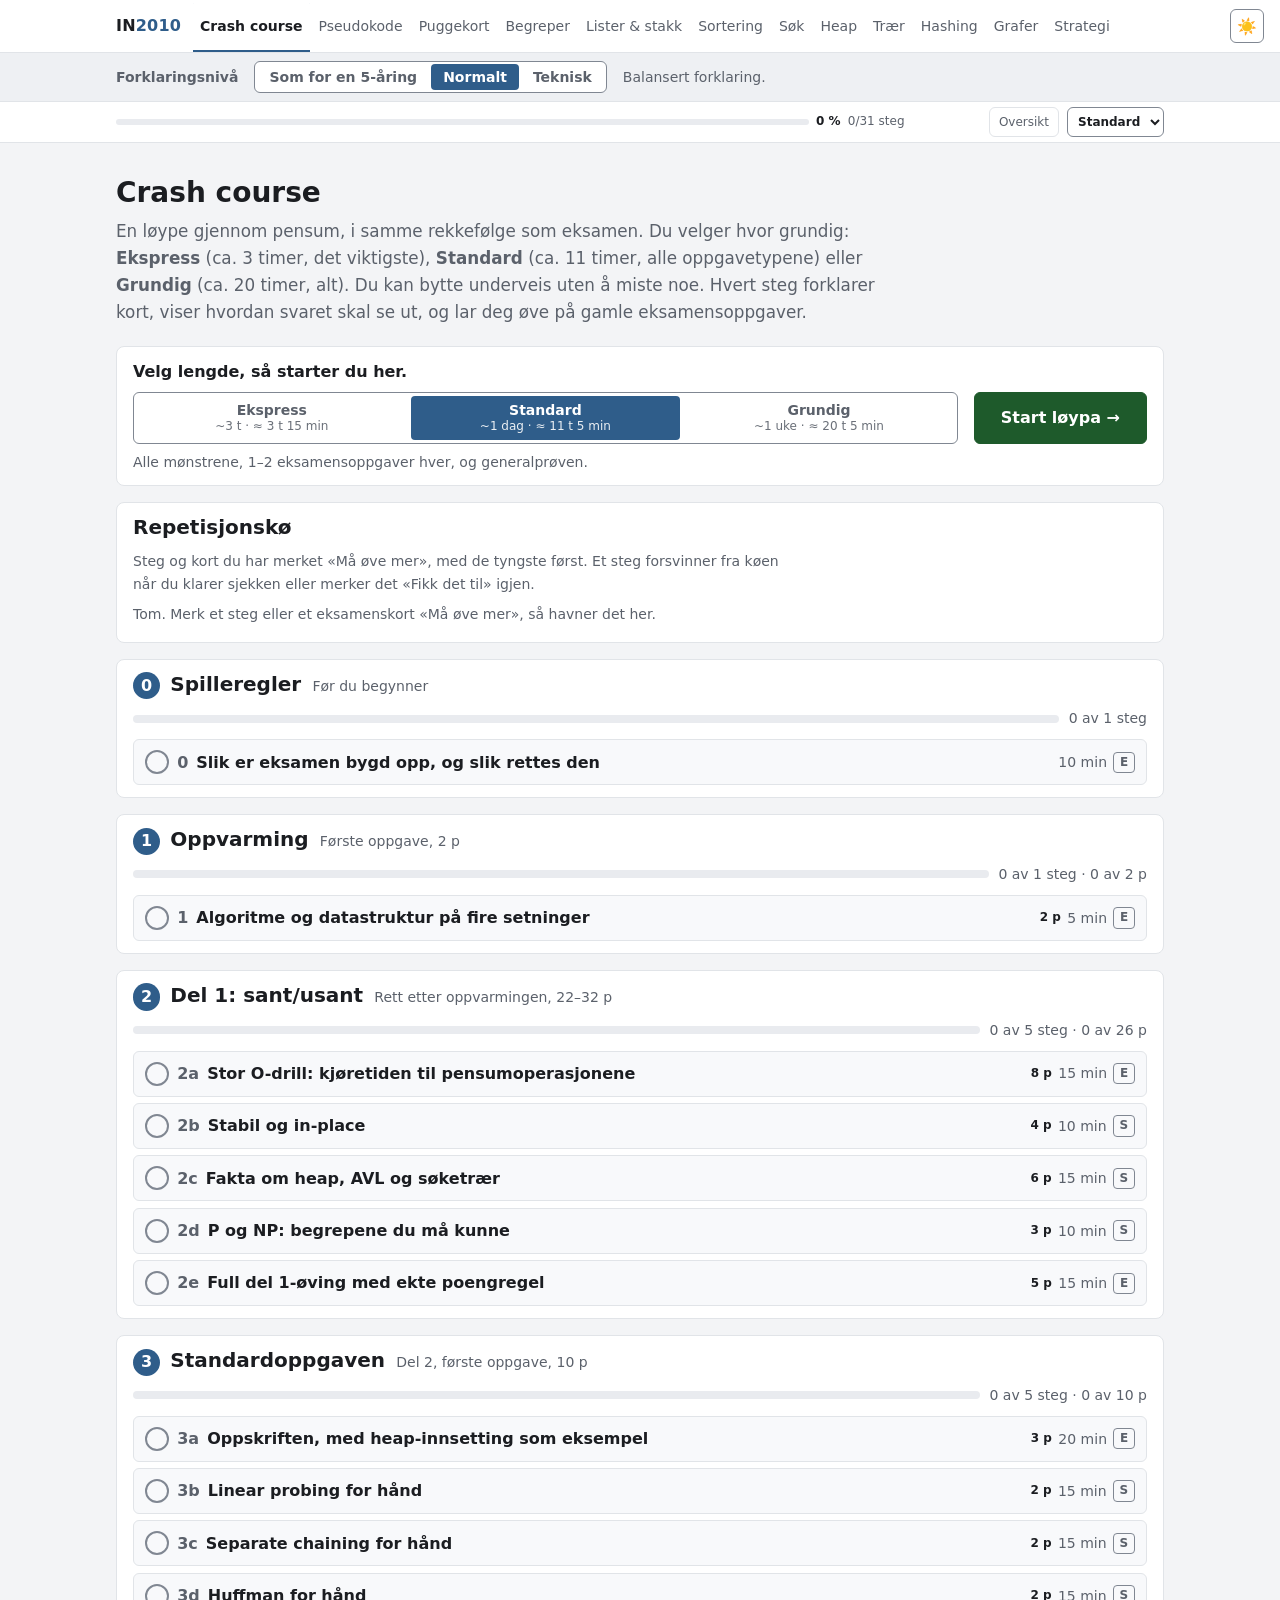
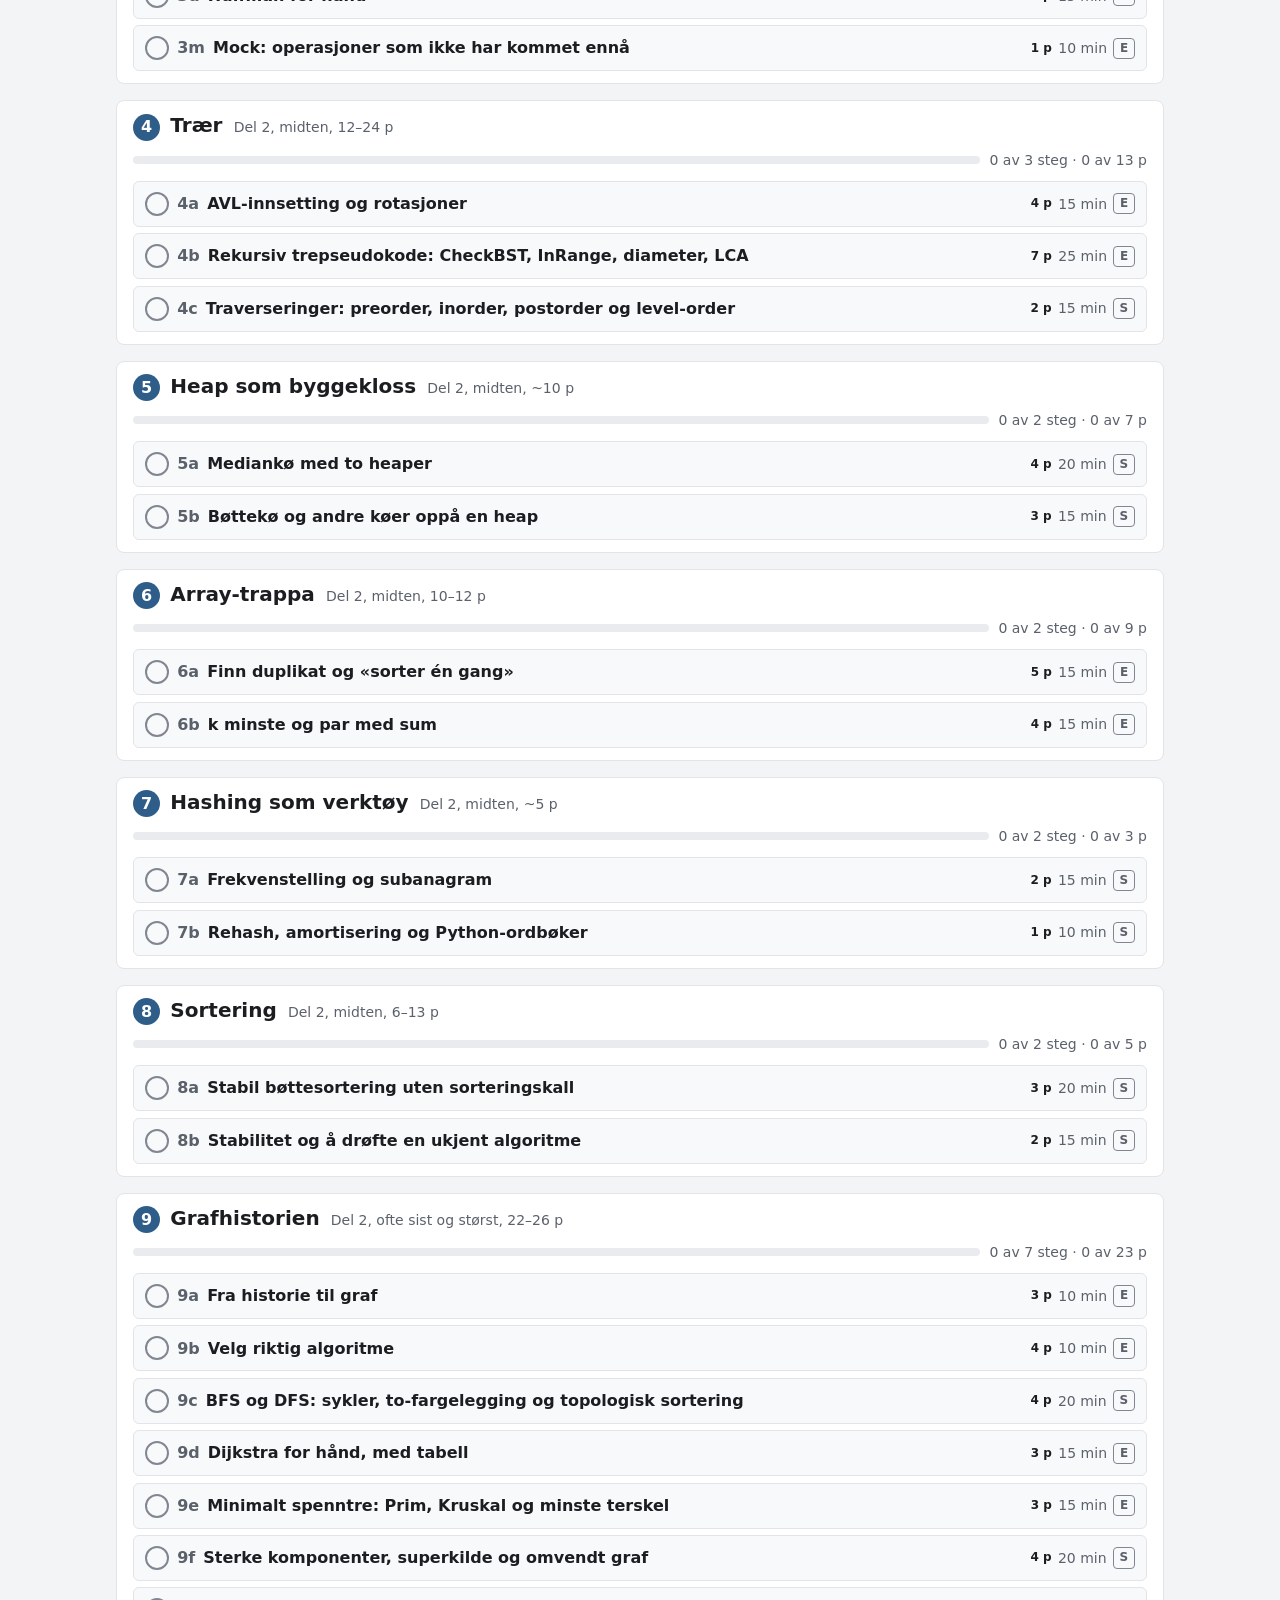
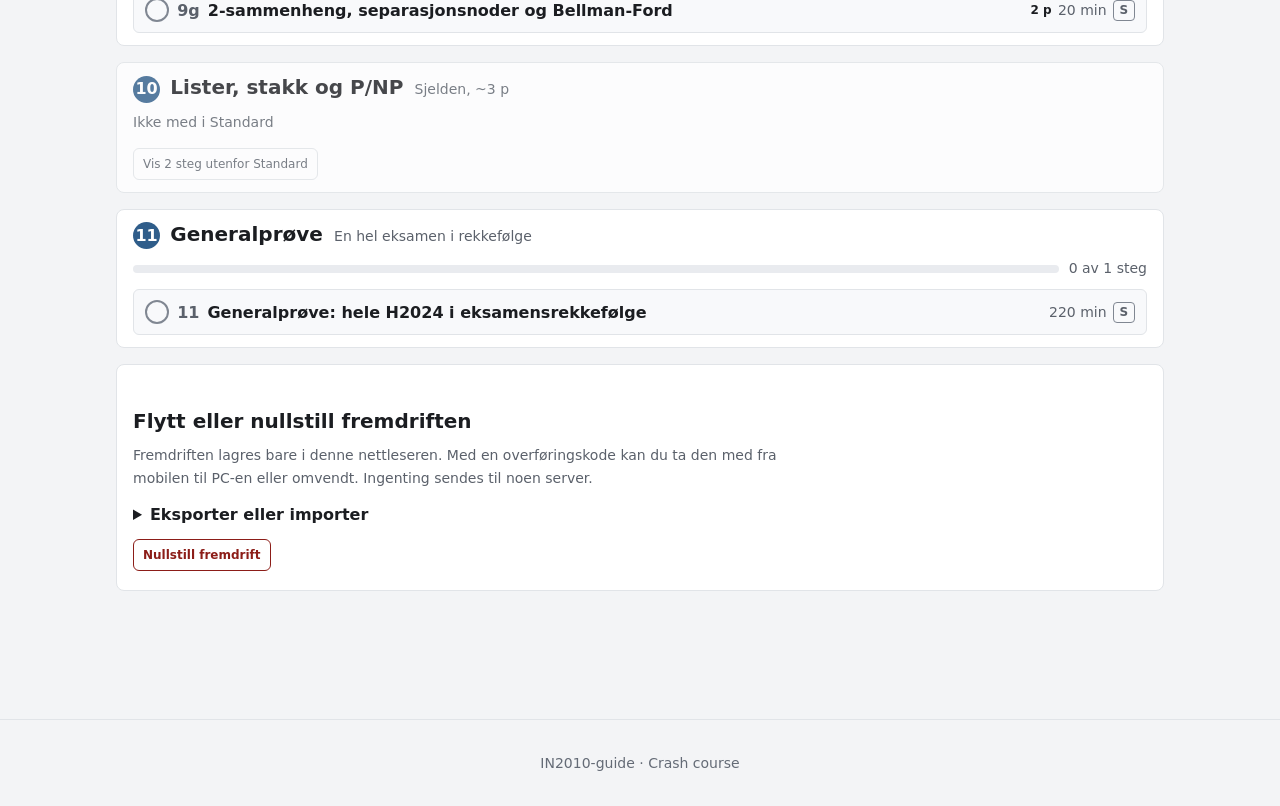
<file: crash.html>
<!doctype html>
<html lang="nb">
<head>
  <meta charset="utf-8">
  <link rel="icon" href="data:,">
  <meta name="viewport" content="width=device-width, initial-scale=1">
  <title>Crash course · IN2010</title>
  <meta name="description" content="Crash course i IN2010: en løype i eksamensrekkefølge, vektet etter forventede eksamenspoeng. Velg Ekspress, Standard eller Grundig, og følg stegene med kjerne, oppskrift, eksempel, eksamenskort og sjekk.">
  <script>(function(){try{var d=document.documentElement;var t=localStorage.getItem('in-theme');if(t!=='dark'&&t!=='system')t='light';if(t!=='system')d.setAttribute('data-theme',t);var l=localStorage.getItem('in-level');if(l!=='eli5'&&l!=='teknisk')l='normal';d.setAttribute('data-level',l);}catch(e){document.documentElement.setAttribute('data-theme','light');document.documentElement.setAttribute('data-level','normal');}})();</script>
  <link rel="stylesheet" href="assets/css/styles.css?v=20261127g">
  <link rel="stylesheet" href="assets/css/begrep-tips.css?v=20261127g">
</head>
<body data-page="crash">
  <a class="skip-link" href="#main">Hopp til innhold</a>
  <header id="topnav"></header>

  <!-- Fast fremdriftslinje: vises når toppkortet (#cr-top) er rullet ut av syne -->
  <div class="cr-stick" id="cr-stick" data-sticky role="region" aria-label="Fremdrift i løypa">
    <div class="cr-stick-in">
      <div class="cr-stick-prog">
        <div class="cr-bar" id="cr-stick-bar" role="progressbar" aria-label="Fremdrift i valgt lengde" aria-valuemin="0" aria-valuemax="100" aria-valuenow="0"><span id="cr-stick-fill"></span></div>
        <span class="cr-stick-pct" id="cr-stick-pct">0 %</span>
        <span class="cr-stick-ab small muted" id="cr-stick-ab"></span>
      </div>
      <button class="btn sm cr-go cr-stick-go" type="button" id="cr-stick-go">Fortsett →</button>
      <a class="btn sm ghost cr-stick-ov" href="#cr-top" id="cr-stick-ov">Oversikt</a>
      <label class="cr-sr" for="cr-stick-len">Lengde på løypa</label>
      <select class="cr-stick-len" id="cr-stick-len"></select>
    </div>
    <p class="cr-stick-note small" id="cr-stick-note" role="status" aria-live="polite"></p>
  </div>

  <main id="main" class="wrap">
    <div class="pagehead">
      <h1>Crash course</h1>
      <p class="lead">En løype gjennom pensum, i samme rekkefølge som eksamen. Du velger hvor grundig:
        <b>Ekspress</b> (ca. <span data-cr-timer="E">3</span> timer, det viktigste),
        <b>Standard</b> (ca. <span data-cr-timer="S">11</span> timer, alle oppgavetypene) eller
        <b>Grundig</b> (ca. <span data-cr-timer="G">20</span> timer, alt). Du kan bytte underveis uten å miste noe.
        Hvert steg forklarer kort, viser hvordan svaret skal se ut, og lar deg øve på gamle eksamensoppgaver.</p>
    </div>

    <section class="card cr-top is-fresh" id="cr-top" aria-label="Start og lengde">
      <p class="cr-start-hint" id="cr-start-hint">Velg lengde, så starter du her.</p>

      <div class="cr-go-row">
        <div class="cr-len-col">
          <div class="cr-len" role="radiogroup" aria-label="Lengde på løypa" id="cr-len"></div>
          <p class="small muted cr-len-txt" id="cr-len-txt"></p>
        </div>
        <div class="cr-actions">
          <button class="btn cr-go cr-go-lg" type="button" id="cr-fortsett">Start løypa →</button>
        </div>
      </div>
      <p class="small muted" id="cr-fortsett-txt"></p>
      <p class="small cr-len-note" id="cr-len-note" role="status" aria-live="polite"></p>
    </section>

    <section class="card cr-queue" id="cr-queue" aria-labelledby="cr-queue-h">
      <h2 id="cr-queue-h">Repetisjonskø</h2>
      <p class="small muted">Steg og kort du har merket «Må øve mer», med de tyngste først. Et steg forsvinner
        fra køen når du klarer sjekken eller merker det «Fikk det til» igjen.</p>
      <ol class="cr-qlist" id="cr-qlist"></ol>
    </section>

    <div id="cr-etapper"></div>

    <section class="card cr-tools" aria-labelledby="cr-tools-h">
      <h2 id="cr-tools-h">Flytt eller nullstill fremdriften</h2>
      <p class="small muted">Fremdriften lagres bare i denne nettleseren. Med en overføringskode kan du ta den med
        fra mobilen til PC-en eller omvendt. Ingenting sendes til noen server.</p>
      <details class="cr-transfer">
        <summary>Eksporter eller importer</summary>
        <div class="cr-transfer-body">
          <div class="cr-tr-row">
            <button class="btn sm" type="button" id="cr-export">Lag overføringskode</button>
            <button class="btn sm ghost" type="button" id="cr-copy" hidden>Kopier</button>
          </div>
          <label class="small" for="cr-code">Overføringskode</label>
          <textarea id="cr-code" class="cr-code" rows="3" spellcheck="false" autocomplete="off" placeholder="Lim inn en kode fra en annen enhet her, eller lag en ny over."></textarea>
          <div class="cr-tr-row">
            <button class="btn sm primary" type="button" id="cr-import">Importer koden</button>
          </div>
          <p class="small" id="cr-tr-msg" role="status" aria-live="polite"></p>
          <p class="small muted">Ved import beholdes det nyeste resultatet for hver oppgave. Ingenting du har gjort på denne enheten blir borte.</p>
        </div>
      </details>
      <div class="cr-tr-row">
        <button class="btn sm cr-reset" type="button" id="cr-reset">Nullstill fremdrift</button>
      </div>
    </section>
  </main>

  <footer class="footer">IN2010-guide · Crash course</footer>

  <script src="assets/js/core.js?v=20261127g"></script>
  <script src="assets/js/symboler.js?v=20261127g"></script>
  <script src="assets/js/begreper-data.js?v=20261127g"></script>
  <script src="assets/js/begrep-tips.js?v=20261127g"></script>
  <script src="assets/js/data-tf.js?v=20261127g"></script>
  <script src="assets/js/pseudocode.js?v=20261127g"></script>
  <!-- Steg-demoer i mock-kortene (IN.mountExamDemo): spiller, alle visualiseringer og generatorene -->
  <script src="assets/js/stepplayer.js?v=20261127g"></script>
  <script src="assets/js/viz-bars.js?v=20261127g"></script>
  <script src="assets/js/viz-buckets.js?v=20261127g"></script>
  <script src="assets/js/viz-tree.js?v=20261127g"></script>
  <script src="assets/js/viz-hash.js?v=20261127g"></script>
  <script src="assets/js/viz-graph.js?v=20261127g"></script>
  <script src="assets/js/viz-list.js?v=20261127g"></script>
  <script src="assets/js/data-algos.js?v=20261127g"></script>
  <script src="assets/js/data-heap.js?v=20261127g"></script>
  <script src="assets/js/data-sok.js?v=20261127g"></script>
  <script src="assets/js/data-traer.js?v=20261127g"></script>
  <script src="assets/js/data-hashing.js?v=20261127g"></script>
  <script src="assets/js/data-grafer.js?v=20261127g"></script>
  <script src="assets/js/data-lister.js?v=20261127g"></script>
  <script src="assets/js/data-strategi.js?v=20261127g"></script>
  <script src="assets/js/perfekt/mock.js?v=20261127g"></script>
  <script src="assets/js/data-mock.js?v=20261127g"></script>
  <script src="assets/js/data-crash.js?v=20261127g"></script>
  <script>
  (function () {
    "use strict";
    var IN = window.IN, C = IN.CRASH;
    if (!C) return;
    var el = IN.el, qs = IN.qs, qsa = IN.qsa, clear = IN.clear;
    var P = IN.progress;
    var CP = IN.crashProgress;          // felles regler (data-crash.js), samme som forsiden
    var LEN = Object.create(null); C.lengder.forEach(function (L) { LEN[L.id] = L; });
    var HREF = {}; IN.PAGES.forEach(function (p) { HREF[p.id] = p.href; });
    var STEPS = CP.steps, BYID = CP.byId;
    var state = CP.state, inLen = CP.inLen, stepsIn = CP.stepsIn, minutes = CP.minutes;
    var checkKey = CP.checkKey, kortKey = CP.kortKey, kortStatus = CP.kortStatus;
    var mockList = CP.mockList, mockInLen = CP.mockInLen;
    var SANN = { "høy": 0, "middels": 1, "lav": 2 };
    function setState(patch) { if (P) P.set("crash:state", patch); }
    function fmtTid(m) {
      if (m < 60) return m + " min";
      var h = Math.floor(m / 60), r = m % 60;
      return h + " t" + (r ? " " + r + " min" : "");
    }

    /* ---------- Lenker ---------- */
    function link(page, fane, oppg, stepId) {
      var h = [];
      if (fane) h.push("fane=" + fane);
      if (oppg) h.push("oppg=" + oppg);
      h.push("fra=crash"); h.push("steg=" + stepId);
      return (HREF[page] || (/\.html$/.test(page) ? page : page + ".html")) + "#" + h.join("&");
    }
    function kortHref(k, stepId) { var c = C.kort[k]; return c ? link(c[0], c[1], c[6], stepId) + "&kort=" + k : "#"; }
    function kortTittel(k) { var c = C.kort[k]; return c ? c[2] + " " + c[4] : k; }
    /* Kortnøkkel → stegene der kortet står (oppgaver eller ekstra), for «også i steg …» i køen */
    var KORT_STEG = {};
    STEPS.forEach(function (s) {
      (s.oppgaver || []).concat(s.ekstra || []).forEach(function (k) {
        var key = kortKey(k); if (!key) return;
        var l = KORT_STEG[key] = KORT_STEG[key] || [];
        if (l.indexOf(s.id) < 0) l.push(s.id);
      });
    });

    /* ---------- Eksamenskortene i stegene ----------
       Kortene bygges fra de samme definisjonene som temasidene (assets/js/kort/<side>.js).
       Filene for et tema lastes først når et steg med kort fra det temaet åpnes. */
    function kortScripts(side) {
      return ["assets/js/varline.js", "assets/js/perfekt/" + side + ".js", "assets/js/perfekt/delt.js", "assets/js/kort/" + side + ".js"];
    }
    var SIDE_P = {};
    function loadSide(side) {
      return SIDE_P[side] || (SIDE_P[side] = IN.loadScripts(kortScripts(side)).catch(function (e) { delete SIDE_P[side]; throw e; }));
    }

    /* ---------- Toppen: lengde, totaler, fortsett ---------- */
    function buildLenPicker() {
      var host = qs("#cr-len"); clear(host);
      C.lengder.forEach(function (L) {
        var mins = stepsIn(L.id).reduce(function (a, s) { return a + minutes(s, L.id); }, 0);
        var b = el("button", { class: "seg-btn cr-len-btn", type: "button", role: "radio", "data-len": L.id,
          html: "<b>" + L.navn + "</b><span>" + L.omtrent + " · ≈ " + fmtTid(mins) + "</span>" });
        b.addEventListener("click", function () { setLength(L.id, "top"); });
        host.appendChild(b);
      });
      host.addEventListener("keydown", function (ev) {
        var dir = ev.key === "ArrowRight" ? 1 : ev.key === "ArrowLeft" ? -1 : 0;
        if (!dir) return;
        ev.preventDefault();
        var ids = C.lengder.map(function (L) { return L.id; });
        var ni = (ids.indexOf(state().lengde) + dir + ids.length) % ids.length;
        setLength(ids[ni], "top");
        qsa(".cr-len-btn", host)[ni].focus();
      });
      // Tidene i innledningen regnes ut fra stegdataene (hele timer)
      qsa("[data-cr-timer]").forEach(function (sp) {
        var L = sp.getAttribute("data-cr-timer");
        if (!LEN[L]) return;
        var mins = stepsIn(L).reduce(function (a, s) { return a + minutes(s, L); }, 0);
        sp.textContent = String(Math.max(1, Math.round(mins / 60)));
      });
    }

    /* Bytte lengde (toppkortet og den faste linja bruker samme vei).
       Fremdriften lagres per steg, så et bytte endrer bare hvilke steg som telles med. */
    var noteTimer = null;
    function setLength(L, src) {
      if (!LEN[L]) return;
      var changed = state().lengde !== L;
      // Åpne steg blir stående synlige (og på samme sted på skjermen), også om de ikke er med i den nye lengden
      var open = qsa("details.cr-step[open]").filter(function (d) { return !d.hidden; }), anchor = null, top0 = 0, kept = [];
      open.forEach(function (d) {
        var id = d.getAttribute("data-step"), r = d.getBoundingClientRect();
        if (changed && !inLen(BYID[id], L)) { forced[id] = true; kept.push(id); }
        if (!anchor && r.bottom > stickyOff() && r.top < window.innerHeight) { anchor = d; top0 = r.top; }
      });
      var foc = document.activeElement;
      if (changed) setState({ lengde: L });
      render();
      if (anchor) { var dy = anchor.getBoundingClientRect().top - top0; if (Math.abs(dy) > 1) window.scrollTo({ top: window.pageYOffset + dy, behavior: "instant" }); }
      if (foc && foc !== document.activeElement && document.contains(foc)) try { foc.focus({ preventScroll: true }); } catch (e) {}
      if (!changed) return;
      var pr = CP(L), txt;
      if (!pr.startet) txt = LEN[L].navn + ": " + pr.antallSteg + " steg, ca. " + fmtTid(pr.minutter) + ".";
      else txt = "Byttet til " + LEN[L].navn + ": " + pr.antallSteg + " steg, du har fullført " + pr.ferdigeSteg + " av dem." +
        (pr.ferdigeUtenfor ? " " + pr.ferdigeUtenfor + " fullførte steg utenfor " + LEN[L].navn + " er lagret." : "");
      if (kept.length) txt += " Steg " + kept.join(", ") + " er ikke med i " + LEN[L].navn + ", men står åpent til du lukker det.";
      var top = qs("#cr-len-note"), sn = qs("#cr-stick-note");
      top.textContent = txt;
      sn.textContent = src === "stick" ? txt : "";
      sn.classList.toggle("on", src === "stick");
      clearTimeout(noteTimer);
      noteTimer = setTimeout(function () { top.textContent = ""; sn.textContent = ""; sn.classList.remove("on"); }, 7000);
    }

    /* Hovedhandlingen: «Start løypa» før start, «Fortsett: steg …» etterpå, repetisjonskøen når alt er dekket */
    function goAction(pr) {
      var f = pr.fortsett;
      if (f) return { kind: "steg", id: f.id, long: pr.startet ? "Fortsett: steg " + f.id + " · " + f.tittel + " →" : "Start løypa →",
        short: pr.startet ? "Fortsett →" : "Start →" };
      if (pr.ko.length) return { kind: "ko", long: "Ta repetisjonskøen →", short: "Repeter →" };
      return null;
    }
    function runAction(btn) {
      var k = btn.dataset.kind;
      if (k === "steg" && btn.dataset.go) openStep(btn.dataset.go, true);
      else if (k === "ko") scrollToEl(qs("#cr-queue"), qs("#cr-qlist a"));
    }

    function paintTop(pr) {
      var L = pr.lengde, top = qs("#cr-top");
      top.classList.toggle("is-fresh", !pr.startet);
      top.classList.toggle("is-started", pr.startet);
      qs("#cr-start-hint").textContent = pr.startet
        ? "Du er i gang. Du kan bytte lengde når som helst, uten å miste noe."
        : "Velg lengde, så starter du her.";
      qsa(".cr-len-btn").forEach(function (b) {
        var on = b.getAttribute("data-len") === L;
        b.classList.toggle("on", on); b.setAttribute("aria-checked", on ? "true" : "false");
        b.setAttribute("tabindex", on ? "0" : "-1");
      });
      qs("#cr-len-txt").textContent = LEN[L].tekst;
      var a = goAction(pr), btn = qs("#cr-fortsett"), txt = qs("#cr-fortsett-txt");
      btn.hidden = !a;
      btn.dataset.kind = a ? a.kind : ""; btn.dataset.go = a && a.id ? a.id : "";
      if (a) btn.textContent = a.long;
      txt.textContent = pr.fortsett ? "" : "Alle stegene i " + pr.lengdeNavn + " er dekket. " +
        (pr.ko.length ? "Ta repetisjonskøen, eller velg en lengre løype." : "Velg en lengre løype, eller ta stegene du vil friske opp.");
    }

    /* ---------- Fast fremdriftslinje (under menyen) ---------- */
    var stick = null, mainBtnVisible = true;
    function paintStick(pr) {
      if (!stick) return;
      var a = goAction(pr), go = qs("#cr-stick-go"), bar = qs("#cr-stick-bar");
      qs("#cr-stick-fill").style.width = pr.prosent + "%";
      qs("#cr-stick-pct").textContent = pr.prosent + " %";
      qs("#cr-stick-ab").textContent = pr.ferdigeSteg + "/" + pr.antallSteg + " steg";
      bar.setAttribute("aria-valuenow", String(pr.prosent));
      bar.setAttribute("aria-valuetext", pr.prosent + " % av " + pr.lengdeNavn + "-løypa dekket, " + pr.ferdigeSteg + " av " + pr.antallSteg + " steg");
      bar.title = pr.ferdigeSteg + " av " + pr.antallSteg + " steg i " + pr.lengdeNavn + " (prosenten vekter stegene etter hvor mye de pleier å telle på eksamen)";
      go.dataset.kind = a ? a.kind : ""; go.dataset.go = a && a.id ? a.id : "";
      if (a) go.textContent = a.short;
      go.hidden = !a;
      var sel = qs("#cr-stick-len");
      if (sel.value !== pr.lengde) sel.value = pr.lengde;
      syncStick();
    }
    /* Bare én grønn knapp i synsfeltet: linjas knapp skjules mens hovedknappen i toppkortet synes */
    function syncStick() {
      if (!stick) return;
      var mb = qs("#cr-fortsett"), off = stickBottom();
      if (mb.hidden) mainBtnVisible = false;
      else { var r = mb.getBoundingClientRect(); mainBtnVisible = r.bottom > off && r.top < window.innerHeight; }
      var go = qs("#cr-stick-go");
      go.classList.toggle("is-away", mainBtnVisible);
      go.setAttribute("aria-hidden", mainBtnVisible ? "true" : "false");
      go.tabIndex = mainBtnVisible ? -1 : 0;
    }
    function placeStick() {
      if (!stick) return;
      var t = Math.max(0, IN.stickyH(stick) - 8);      // under menyen (og nivålinja når den står fast) – ikke mål linja selv
      stick.style.top = t + "px";
      document.documentElement.style.setProperty("--cr-stick-off", (t + stick.offsetHeight + 8) + "px");
    }
    function stickBottom() { return stick ? stick.getBoundingClientRect().bottom : IN.stickyH(); }
    /* Høyden på alt som står fast øverst, inkludert linja (IN.stickyH måler bare meny + nivålinje) */
    function stickyOff() {
      var h = IN.stickyH();
      if (stick && getComputedStyle(stick).position === "sticky") h = Math.max(h, (parseFloat(stick.style.top) || 0) + stick.offsetHeight + 8);
      return h;
    }
    function scrollToEl(target, focusEl) {
      if (!target) return;
      var top = target.getBoundingClientRect().top + window.pageYOffset - stickyOff();
      window.scrollTo({ top: Math.max(0, top), behavior: "instant" });
      if (focusEl) try { focusEl.focus({ preventScroll: true }); } catch (e) {}
    }
    function initStick() {
      stick = qs("#cr-stick"); if (!stick) return;
      var sel = qs("#cr-stick-len");
      clear(sel);
      C.lengder.forEach(function (L) { sel.appendChild(el("option", { value: L.id, text: L.navn })); });
      sel.addEventListener("change", function () { setLength(sel.value, "stick"); });
      qs("#cr-stick-go").addEventListener("click", function () { runAction(this); });
      qs("#cr-stick-ov").addEventListener("click", function (e) {
        e.preventDefault();
        window.scrollTo({ top: 0, behavior: "instant" });
        var mb = qs("#cr-fortsett");
        try { (mb.hidden ? qs(".cr-len-btn.on") : mb).focus({ preventScroll: true }); } catch (er) {}
      });
      var raf = 0;
      window.addEventListener("scroll", function () { if (raf) return; raf = requestAnimationFrame(function () { raf = 0; syncStick(); }); }, { passive: true });
      window.addEventListener("resize", function () { placeStick(); syncStick(); });
      placeStick();
      setTimeout(placeStick, 300);   // nivålinja kan få endelig høyde litt etter oppstart
    }

    function paintQueue(pr) {
      var host = qs("#cr-qlist"); clear(host);
      if (!pr.ko.length) {
        host.appendChild(el("li", { class: "muted small cr-qempty", text: "Tom. Merk et steg eller et eksamenskort «Må øve mer», så havner det her." }));
        return;
      }
      pr.ko.forEach(function (id) {
        var s = BYID[id], why = queueWhy(id, (pr.status[id] && pr.status[id].hvorfor) || []);
        var a = el("a", { href: "#steg=" + s.id + (why.kort ? "&kort=" + why.kort : ""), text: "Steg " + s.id + " · " + s.tittel });
        host.appendChild(el("li", {}, [a, el("span", { class: "cr-pts", text: s.vekt + " p" }),
          why.txt ? el("span", { class: "cr-qwhy small muted", text: why.txt }) : null]));
      });
    }
    /* Hvorfor steget står i køen: «Øv mer på H2021 Binære heaps (også i steg 4b)» */
    function queueWhy(id, list) {
      var txt = [], seen = {}, first = null;
      list.forEach(function (w) {
        if (w.type === "kort") {
          var wk = kortKey(w.id);                 // samme oppgave kan stå med to kort-id-er (H2025-5)
          if (seen[wk]) return; seen[wk] = 1;
          if (!first) first = w.id;
          var other = (KORT_STEG[kortKey(w.id)] || []).filter(function (x) { return x !== id; });
          txt.push("Øv mer på " + kortTittel(w.id) + (other.length ? " (også i steg " + other.join(", ") + ")" : ""));
        } else if (w.type === "steg") {
          if (!seen._s) txt.push("Du merket steget «Må øve mer»");
          seen._s = 1;
        } else if (w.type === "mock") {
          if (!seen._m) txt.push("Øv mer på mock-oppgavene");
          seen._m = 1;
        }
      });
      return { txt: txt.join(" · "), kort: first };
    }

    /* ---------- Etapper og steg ---------- */
    var showAll = {};   // etappe-nr → vis steg utenfor valgt lengde
    var forced = {};    // steg-id → vist selv om utenfor lengde (dyplenke)
    var built = false;

    function statusIcon(x) {
      if (x.queue) return { cls: "q", txt: "↻", lbl: "Må øves mer" };
      if (x.done) return { cls: "ok", txt: "✓", lbl: "Dekket" };
      if (x.started) return { cls: "half", txt: "◐", lbl: "Påbegynt" };
      return { cls: "todo", txt: "", lbl: "Ikke startet" };
    }

    function buildEtapper() {
      var host = qs("#cr-etapper"); clear(host);
      C.etapper.forEach(function (e) {
        var sec = el("section", { class: "card cr-etappe", id: "etappe-" + e.nr, "aria-labelledby": "etappe-h-" + e.nr });
        var head = el("div", { class: "cr-ehead" }, [
          el("h2", { id: "etappe-h-" + e.nr, html: '<span class="cr-enr">' + e.nr + "</span> " + e.navn }),
          el("span", { class: "cr-ehvor small muted", text: e.hvor })
        ]);
        sec.appendChild(head);
        sec.appendChild(el("div", { class: "cr-ebar-row" }, [
          el("div", { class: "cr-bar", "aria-hidden": "true" }, el("span", { class: "cr-ebar-fill" })),
          el("span", { class: "cr-ecount small muted" })
        ]));
        var list = el("div", { class: "cr-steps" });
        e.steg.forEach(function (s) { list.appendChild(buildStep(s)); });
        sec.appendChild(list);
        var tog = el("button", { class: "btn sm ghost cr-etog", type: "button" });
        tog.addEventListener("click", function () { showAll[e.nr] = !showAll[e.nr]; render(); });
        sec.appendChild(tog);
        host.appendChild(sec);
      });
      built = true;
    }

    function buildStep(s) {
      var d = el("details", { class: "cr-step", id: "steg-" + s.id, "data-step": s.id });
      var sum = el("summary", { class: "cr-ssum" }, [
        el("span", { class: "cr-sico", "aria-hidden": "true" }),
        el("span", { class: "cr-sid", text: s.id }),
        el("span", { class: "cr-stit", text: s.tittel }),
        el("span", { class: "cr-smeta" }, [
          s.vekt ? el("span", { class: "cr-pts", text: s.vekt + " p" }) : null,
          el("span", { class: "cr-tid small muted" }),
          el("span", { class: "cr-min", title: "Med fra " + LEN[s.min].navn, text: s.min })
        ]),
        el("span", { class: "sr-only cr-sstat" })
      ]);
      d.appendChild(sum);
      var body = el("div", { class: "cr-sbody" });
      d.appendChild(body);
      d._ensure = function () {
        if (!d._built) { d._built = true; d._builtL = state().lengde; d._kortP = buildBody(s, body); }
        return d._kortP || Promise.resolve();
      };
      d.addEventListener("toggle", function () {
        if (!d.open) return;
        d._ensure();
        if (state().sist !== s.id) setState({ sist: s.id });
        try { history.replaceState(null, "", "#steg=" + s.id); } catch (e) {}
      });
      return d;
    }

    function h3(t) { return el("h3", { class: "cr-h", text: t }); }
    function linkList(arr, s) {
      var ul = el("ul", { class: "cr-links" });
      arr.forEach(function (l) {
        ul.appendChild(el("li", {}, el("a", { href: link(l[0], l[1], l[2], s.id), text: l[3] || "Åpne" })));
      });
      return ul;
    }
    /* Ett kort i «Din tur»: først en lenke (reserve), som byttes ut med selve kortet når filene er lastet.
       Kort uten definisjon (f.eks. sant/usant-testene) blir stående som lenke. */
    function kortItem(k, s) {
      var c = C.kort[k]; if (!c) return null;
      var key = kortKey(k);
      var a = el("a", { href: kortHref(k, s.id), class: "cr-kort" }, [
        el("span", { class: "et-year", text: c[2] }),
        el("span", { class: "cr-ktit", text: c[4] }),
        el("span", { class: "cr-pts", text: c[5] + " p" })
      ]);
      return el("li", { class: "cr-kli", "data-kid": k, "data-pkey": key }, [a, el("span", { class: "cr-kstat small", "data-kort": key })]);
    }
    function mountCards(s, body) {
      var lis = qsa("li.cr-kli[data-kid]", body);
      var sides = [];
      lis.forEach(function (li) { var c = C.kort[li.getAttribute("data-kid")]; if (c && sides.indexOf(c[0]) < 0) sides.push(c[0]); });
      if (!sides.length || !IN.kortData) return Promise.resolve();
      lis.forEach(function (li) { li.classList.add("is-loading"); });
      return sides.reduce(function (p, side) {
        return p.then(function () {
          return loadSide(side).then(function () {
            lis.forEach(function (li) { var c = C.kort[li.getAttribute("data-kid")]; if (c && c[0] === side) inlineCard(s, li); });
          }, function () {
            lis.forEach(function (li) { var c = C.kort[li.getAttribute("data-kid")]; if (c && c[0] === side) li.classList.remove("is-loading"); });
          });
        });
      }, Promise.resolve()).then(function () { paintCards(body); });
    }
    function inlineCard(s, li) {
      li.classList.remove("is-loading");
      var k = li.getAttribute("data-kid"), c = C.kort[k];
      var test = c && c[7] && c[7].indexOf("kort:") !== 0;     // «kortet» er en test (tf:…): blir lenke
      var e = c && !test ? IN.kortData.find(c[0], c[6]) : null;
      if (!e) return;
      clear(li);
      li.classList.add("is-inline");
      var card;
      try { card = IN.kortData.build(li, e, { variant: "flat", utenId: true, progressKey: kortKey(k) }); }
      catch (er) { clear(li); li.classList.remove("is-inline"); li.appendChild(kortItemFallback(k, s)); return; }
      card.setAttribute("data-kid", k);
      // Bare ett kort åpent om gangen i et steg
      card.addEventListener("toggle", function () {
        if (!card.open) return;
        var stepBody = li.closest(".cr-sbody");
        qsa("details.examtask[open]", stepBody).forEach(function (o) { if (o !== card) o.open = false; });
      });
      li.appendChild(el("p", { class: "cr-kles small" }, el("a", { href: kortHref(k, s.id), text: "Les mer på emnesiden →" })));
    }
    function kortItemFallback(k, s) {
      var c = C.kort[k];
      return el("a", { href: kortHref(k, s.id), class: "cr-kort" }, [
        el("span", { class: "et-year", text: c[2] }), el("span", { class: "cr-ktit", text: c[4] }), el("span", { class: "cr-pts", text: c[5] + " p" })
      ]);
    }
    /* Etter «Fikk det til»: en linje rett under kortet som peker videre */
    function nextPrompt(li) {
      var old = qs(".cr-nextp", li); if (old) old.remove();
      var key = li.getAttribute("data-pkey"), all = P.all();
      if (kortStatus(all[key]) !== "ok" || !li.classList.contains("is-inline")) return;
      var ul = li.parentNode, stepEl = li.closest(".cr-step"), s = stepEl && BYID[stepEl.getAttribute("data-step")];
      if (!s) return;
      var sibs = qsa(":scope > li.cr-kli", ul), i = sibs.indexOf(li), nxt = null;
      for (var j = 1; j < sibs.length && !nxt; j++) {
        var cand = sibs[(i + j) % sibs.length];
        if (kortStatus(all[cand.getAttribute("data-pkey")]) !== "ok") nxt = cand;
      }
      var row = el("div", { class: "cr-nextp", role: "status" });
      if (nxt) {
        var b = el("button", { class: "btn sm primary", type: "button", text: "Neste oppgave: " + kortTittel(nxt.getAttribute("data-kid")) + " ↓" });
        b.addEventListener("click", function () { openCard(stepEl, nxt.getAttribute("data-kid")); });
        row.appendChild(el("span", { class: "small", text: "✓ Lagret." }));
        row.appendChild(b);
      } else {
        var done = CP.statusAll(state().lengde)[s.id].done;
        row.appendChild(el("span", { class: "small", text: done ? "✓ Lagret. Steget er dekket." : "✓ Lagret. Alle kortene her er merket." }));
        var nb = el("button", { class: "btn sm primary", type: "button", text: "Neste steg →" });
        nb.addEventListener("click", function () { goNext(s, nb); });
        row.appendChild(nb);
      }
      li.appendChild(row);
    }
    function openCard(stepEl, k) {
      var li = qs('li.cr-kli[data-kid="' + k + '"]', stepEl); if (!li) return false;
      var ex = li.closest("details.cr-ekstra"); if (ex) ex.open = true;
      var card = qs("details.examtask", li);
      if (card) card.open = true;
      scrollToEl(li, card ? qs("summary", card) : qs("a", li));
      return true;
    }
    function goNext(s, btn) {
      var list = stepsIn(state().lengde), idx = list.indexOf(s), n = list[idx + 1] || null;
      if (!n) { btn.textContent = "Dette var siste steg i løypa"; btn.disabled = true; return; }
      var cur = document.getElementById("steg-" + s.id); if (cur) cur.open = false;
      openStep(n.id, true);
    }
    /* Ferdig-regelen for steget, på én linje (samme regler som IN.crashProgress) */
    function doneRule(s) {
      if (s.spesial === "mock") return "Ferdig når minst " + Math.round(100 * C.mockAndel) + " % av mock-kortene i valgt lengde er merket «Fikk det til».";
      var n = (s.oppgaver || []).filter(function (k) { return kortKey(k); }).length, deler = [];
      if (n) deler.push(n === 1 ? "oppgaven under er merket «Fikk det til»" : "alle de " + n + " oppgavene under er merket «Fikk det til»");
      if (s.sjekk && s.sjekk.length) deler.push(s.sjekk.length === 1 ? "sjekken er bestått" : "én av sjekkene er bestått");
      if (!n) deler.push("du har merket steget «Fikk det til»");
      return "Ferdig når " + deler.join(", eller ") + ". «Må øve mer» setter steget i repetisjonskøen.";
    }

    function buildBody(s, body) {
      var L = state().lengde;
      // 1 Hvorfor
      body.appendChild(el("div", { class: "callout sensor cr-hvorfor" }, [
        el("div", { class: "lbl", text: "Hvorfor" + (s.vekt ? " · ~" + s.vekt + " poeng" : "") }),
        el("p", { html: s.hvorfor })
      ]));
      body.appendChild(el("p", { class: "cr-regel small", text: doneRule(s) }));
      // 2 Kjernen
      body.appendChild(h3("Kjernen på 2 minutter"));
      var kh = el("div", { class: "cr-kjerne" });
      body.appendChild(kh);
      IN.explain(kh, s.kjerne, { label: "Nivå:" });
      if (s.les && s.les.length) {
        body.appendChild(el("p", { class: "small muted cr-lesmer", text: "Vil du ha mer? Les i fanen:" }));
        body.appendChild(linkList(s.les, s));
      }
      // 3 Oppskrift
      if (s.oppskrift && s.oppskrift.length) {
        body.appendChild(h3("Oppskrift: slik får du full pott"));
        body.appendChild(el("ol", { class: "cr-ol", html: s.oppskrift.map(function (x) { return "<li>" + x + "</li>"; }).join("") }));
      }
      // 4 Eksempel
      if (s.eksempel && s.eksempel.length) {
        body.appendChild(h3("Gjennomgått eksempel"));
        body.appendChild(linkList(s.eksempel, s));
      }
      // 5 Din tur
      if (s.spesial === "mock") buildMock(s, body);
      else if (s.spesial === "generalprove") buildGeneral(s, body);
      else if ((s.oppgaver && s.oppgaver.length) || (s.ekstra && s.ekstra.length) || s.mangler) {
        body.appendChild(h3("Din tur"));
        if (s.oppgaver && s.oppgaver.length) {
          body.appendChild(el("p", { class: "small muted", text: "Løs på papir først og åpne løsningen etterpå. Merk kortet nederst med «Fikk det til» eller «Må øve mer»." }));
          var ul = el("ul", { class: "cr-klist" });
          s.oppgaver.forEach(function (k) { var li = kortItem(k, s); if (li) ul.appendChild(li); });
          body.appendChild(ul);
        }
        if (s.ekstra && s.ekstra.length) {
          var ex = el("details", { class: "cr-ekstra" });
          if (L === "G") ex.open = true;
          ex.appendChild(el("summary", { text: "Flere oppgaver (Grundig): " + s.ekstra.length }));
          var ul2 = el("ul", { class: "cr-klist" });
          s.ekstra.forEach(function (k) { var li = kortItem(k, s); if (li) ul2.appendChild(li); });
          ex.appendChild(ul2);
          body.appendChild(ex);
        }
        if (s.mangler) body.appendChild(el("p", { class: "cr-mangler small", text: (s.mangler === true ? "Et eget øvingskort for dette mangler ennå." : s.mangler) }));
      }
      // 6 Sjekk. Steg med kort merkes på kortene; «Hele steget» vises der bare hvis den er brukt før (teller fortsatt).
      var kortSteg = (s.oppgaver || []).some(function (k) { return kortKey(k); });
      var legacy = kortSteg && P && P.get("crash:steg:" + s.id) && P.get("crash:steg:" + s.id).status;
      if ((s.sjekk && s.sjekk.length) || !kortSteg || legacy) body.appendChild(h3(s.sjekk && s.sjekk.length ? "Sjekk" : "Egenvurdering"));
      (s.sjekk || []).forEach(function (c, i) { buildCheck(s, c, i, body); });
      if (!kortSteg || legacy) body.appendChild(selfMark(s, legacy));
      // 7 Feller
      if (s.feller && s.feller.length) {
        body.appendChild(el("div", { class: "callout felle cr-feller" }, [
          el("div", { class: "lbl", text: "Feller som koster poeng" }),
          el("ul", { html: s.feller.map(function (x) { return "<li>" + x + "</li>"; }).join("") })
        ]));
      }
      // Neste
      var nx = el("button", { class: "btn sm cr-next", type: "button", text: "Neste steg →" });
      nx.addEventListener("click", function () { goNext(s, nx); });
      body.appendChild(el("div", { class: "cr-nextrow" }, nx));
      paintCards(body);
      paintChecks(s, body);
      return mountCards(s, body);
    }

    /* Sjekk-varianter */
    function tfItems(c) {
      var groups = [];
      (c.fra || []).forEach(function (f) {
        var pool = (IN.TF_GEN && IN.TF_GEN[f[0]]) || [];
        f[1].forEach(function (tema) {
          groups.push(pool.filter(function (it) { return it.tema === tema; }));
        });
      });
      // Rund-robin over temaene, så alle temaene blir med (deterministisk)
      var out = [], i = 0, maks = c.maks || 8, more = true;
      while (out.length < maks && more) {
        more = false;
        groups.forEach(function (g) { if (i < g.length && out.length < maks) { out.push(g[i]); more = true; } });
        i++;
      }
      return out;
    }
    function buildCheck(s, c, i, body) {
      var hid = "sjekk-" + s.id + "-" + i;
      var wrap = el("div", { class: "cr-check", "data-ck": checkKey(s, i, c), "data-terskel": c.terskel || C.terskel });
      var res = el("p", { class: "cr-ckres small", "aria-live": "polite" });
      if (c.type === "quiz") {
        var host = el("div", { id: hid, class: "cr-quiz" });
        wrap.appendChild(host);
        wrap.appendChild(el("div", { class: "cr-ckbar" }, res));   // «↺ Nullstill» ligger i quizen selv
        body.appendChild(wrap);
        IN.quiz(host, c.items);
      } else if (c.type === "tf") {
        var items = tfItems(c);
        var th = el("div", { id: hid, class: "cr-tf" });
        wrap.appendChild(el("p", { class: "small muted", text: "Svar Sant eller Usant på hver påstand og trykk «Sjekk svar». Minst " + Math.round(100 * (c.terskel || C.terskel)) + " % riktige regnes som dekket." }));
        wrap.appendChild(th);
        wrap.appendChild(el("div", { class: "cr-ckbar" }, res));
        body.appendChild(wrap);
        if (items.length) IN.tfTest(th, items, { id: hid });
        else th.appendChild(el("p", { class: "muted small", text: "Påstandene kunne ikke lastes." }));
      } else if (c.type === "parsons") {
        var ph = el("div", { id: hid, class: "cr-parsons" });
        if (c.tekst) wrap.appendChild(el("p", { class: "small", text: c.tekst }));
        wrap.appendChild(ph);
        wrap.appendChild(el("div", { class: "cr-ckbar" }, res));
        body.appendChild(wrap);
        var algo = IN.algos && IN.algos[c.algo];
        if (algo && IN.pseudo && IN.pseudo.parsons) IN.pseudo.parsons(ph, algo, {});
        else ph.appendChild(el("p", { class: "muted small", text: "Øvelsen kunne ikke lastes." }));
      } else if (c.type === "ekstern") {
        wrap.appendChild(el("p", { text: c.tekst }));
        if (c.lenke) wrap.appendChild(el("p", {}, el("a", { class: "btn sm primary", href: link(c.lenke[0], c.lenke[1], c.lenke[2], s.id), text: "Åpne øvingen" })));
        wrap.appendChild(el("div", { class: "cr-ckbar" }, res));
        body.appendChild(wrap);
      }
    }
    function paintChecks(s, root) {
      var all = P ? P.all() : {};
      qsa(".cr-check", root).forEach(function (w) {
        var rec = all[w.getAttribute("data-ck")], r = qs(".cr-ckres", w);
        if (!r) return;
        var ter = parseFloat(w.getAttribute("data-terskel")) || C.terskel;
        if (!rec || !rec.max) { r.textContent = ""; r.className = "cr-ckres small"; return; }
        var b = rec.best != null ? rec.best : rec.score || 0, ok = b / rec.max >= ter;
        r.className = "cr-ckres small " + (ok ? "ok" : "no");
        r.textContent = (ok ? "✓ Bestått. " : "Ikke bestått ennå. ") + "Beste forsøk: " + Math.round(b * 10) / 10 + " av " + rec.max +
          (ok ? "" : " (trenger " + Math.round(ter * 100) + " %).");
      });
    }
    function selfMark(s, legacy) {
      var key = "crash:steg:" + s.id;
      var wrap = el("div", { class: "et-self cr-self", role: "group", "aria-label": "Egenvurdering av steget" });
      var bOk = el("button", { class: "btn sm et-self-ok", type: "button", text: "✓ Fikk det til" });
      var bOv = el("button", { class: "btn sm et-self-ov", type: "button", text: "↻ Må øve mer" });
      function pick(v) {
        var r = P.get(key);
        P.set(key, { status: r && r.status === v ? null : v });
      }
      bOk.addEventListener("click", function () { pick("ok"); });
      bOv.addEventListener("click", function () { pick("ovmer"); });
      wrap.appendChild(el("span", { class: "et-self-q muted small", text: legacy ? "Hele steget (merket tidligere, teller fortsatt):" : "Hele steget:" }));
      wrap.appendChild(bOk); wrap.appendChild(bOv);
      wrap._paint = function (all) {
        var r = all[key], v = r && r.status;
        bOk.setAttribute("aria-pressed", v === "ok" ? "true" : "false");
        bOv.setAttribute("aria-pressed", v === "ovmer" ? "true" : "false");
      };
      return wrap;
    }
    function paintCards(root) {
      var all = P ? P.all() : {};
      qsa("[data-kort]", root).forEach(function (sp) {
        var v = kortStatus(all[sp.getAttribute("data-kort")]);
        sp.className = "cr-kstat small" + (v === "ok" ? " ok" : v === "ovmer" ? " q" : "");
        sp.textContent = v === "ok" ? "✓ Fikk det til" : v === "ovmer" ? "↻ Øv mer" : "";
      });
      qsa(".cr-self", root).forEach(function (w) { if (w._paint) w._paint(all); });
      qsa("li.cr-kli.is-inline", root).forEach(function (li) {
        var has = qs(".cr-nextp", li), ok = kortStatus(all[li.getAttribute("data-pkey")]) === "ok";
        if (!ok && has) has.remove();
        else if (ok && has) nextPrompt(li);    // oppdater teksten (neste kort kan ha endret seg)
      });
    }

    /* Mock-steget (etappe 3) */
    function buildMock(s, body) {
      body.appendChild(h3("Din tur: mock-oppgaver"));
      var ms = mockList();
      var host = el("div", { class: "cr-mock" });
      body.appendChild(host);
      if (!ms.length) {
        host.appendChild(el("p", { class: "muted", text: "Mock-oppgavene kommer snart. Ta 3a–3d i mellomtiden." }));
        return;
      }
      ms.sort(function (a, b) { return (SANN[a.sannsynlighet] || 0) - (SANN[b.sannsynlighet] || 0); });
      var L = state().lengde;
      var inside = ms.filter(function (m) { return mockInLen(m, L); }), outside = ms.filter(function (m) { return !mockInLen(m, L); });
      host.appendChild(el("p", { class: "small muted cr-mock-krav" }));
      function one(m, into) {
        var meta = el("div", { class: "cr-mock-meta" }, [
          el("span", { class: "tag cr-sann " + (m.sannsynlighet === "høy" ? "hoy" : m.sannsynlighet === "middels" ? "mid" : "lav"), text: "Sannsynlighet: " + (m.sannsynlighet || "?") }),
          el("span", { class: "small", text: [m.tema, m.operasjon].filter(Boolean).join(" · ") }),
          m.side && m.side.page ? el("a", { class: "small", href: link(m.side.page, m.side.fane, null, s.id), text: "Les om temaet" }) : null
        ]);
        into.appendChild(meta);
        if (m.begrunnelse) into.appendChild(el("p", { class: "small muted cr-mock-why", html: m.begrunnelse }));
        if (m.eli5) into.appendChild(el("div", { class: "callout eli5 small lvl", "data-eli5": true, html: m.eli5 }));
        var d = {}; for (var k in m) if (Object.prototype.hasOwnProperty.call(m, k)) d[k] = m[k];
        IN.examTask(into, d, { variant: "flat" });   // flatt kort: ingen egen kant inne i steget
      }
      inside.forEach(function (m) { one(m, host); });
      if (outside.length) {
        var ex = el("details", { class: "cr-ekstra" });
        ex.appendChild(el("summary", { text: "Flere mock-oppgaver utenfor valgt lengde: " + outside.length }));
        var inner = el("div");
        outside.forEach(function (m) { one(m, inner); });
        ex.appendChild(inner);
        host.appendChild(ex);
      }
      paintMockKrav(s, body);
    }
    function paintMockKrav(s, root) {
      var p = qs(".cr-mock-krav", root); if (!p) return;
      var L = state().lengde, all = P ? P.all() : {};
      var ms = mockList().filter(function (m) { return mockInLen(m, L); });
      var n = ms.filter(function (m) { var r = all["kort:crash:" + m.id]; return r && r.status === "ok"; }).length;
      var need = Math.ceil(ms.length * C.mockAndel);
      p.textContent = "I " + LEN[L].navn + " er " + ms.length + " mock-kort med. Steget er dekket når minst " + need +
        " av dem er merket «Fikk det til» (nå: " + n + ").";
    }

    /* Generalprøven (etappe 11) med enkel tidtaker (lagres ikke) */
    function buildGeneral(s, body) {
      var G = C.generalprove;
      body.appendChild(h3("Din tur: hele " + G.eksamen + " i rekkefølge"));
      var totP = G.rader.reduce(function (a, r) { return a + r.p; }, 0);
      var ctl = el("div", { class: "cr-timer" });
      var inp = el("input", { type: "number", min: "30", max: "600", step: "10", value: String(totP * G.minPerPoeng), id: "cr-gp-min", class: "cr-gp-min", inputmode: "numeric" });
      var disp = el("output", { class: "cr-clock", "aria-live": "off", for: "cr-gp-min" });
      var bStart = el("button", { class: "btn sm primary", type: "button", text: "Start tidtaker" });
      var bReset = el("button", { class: "btn sm ghost", type: "button", text: "Nullstill" });
      ctl.appendChild(el("div", { class: "cr-tr-row" }, [
        el("label", { class: "small", for: "cr-gp-min", text: "Total tid (minutter):" }), inp
      ]));
      ctl.appendChild(el("div", { class: "cr-tr-row" }, [disp, bStart, bReset]));
      ctl.appendChild(el("p", { class: "small muted", text: "Forslaget er 2 minutter per poeng. Tidtakeren lagres ikke." }));
      body.appendChild(ctl);

      var tw = el("div", { class: "table-wrap" });
      var tbl = el("table", { class: "cmp-table cr-gp" });
      tbl.appendChild(el("thead", {}, el("tr", {}, [el("th", { text: "Nr." }), el("th", { text: "Oppgave" }), el("th", { text: "Poeng" }), el("th", { text: "Tid" })])));
      var tb = el("tbody");
      G.rader.forEach(function (r) {
        var href = r.kort ? "#steg=" + s.id + "&kort=" + r.kort : link(r.lenke[0], r.lenke[1], r.lenke[2], s.id);   // kortene står under tabellen
        var stat = el("span", { class: "cr-kstat small" });
        if (r.kort) stat.setAttribute("data-kort", kortKey(r.kort));
        var tr = el("tr", {}, [
          el("td", { text: r.nr }),
          el("td", {}, [el("a", { href: href, text: r.tittel }), " ", stat]),
          el("td", { text: r.p + " p" }),
          el("td", { class: "cr-gp-t" })
        ]);
        tr._p = r.p;
        tb.appendChild(tr);
      });
      tbl.appendChild(tb); tw.appendChild(tbl); body.appendChild(tw);
      var kl = el("ul", { class: "cr-klist cr-gp-kort" });
      G.rader.forEach(function (r) { if (r.kort) { var li = kortItem(r.kort, s); if (li) kl.appendChild(li); } });
      body.appendChild(kl);

      var rows = qsa("tr", tb), timer = null, startAt = 0, used = 0, running = false;
      function total() { var v = parseInt(inp.value, 10); return (isFinite(v) && v > 0 ? v : totP * G.minPerPoeng) * 60; }
      function alloc() {
        var T = total() / 60, acc = 0;
        rows.forEach(function (tr) {
          var m = Math.round(T * tr._p / totP);
          tr._from = acc; acc += T * tr._p / totP; tr._to = acc;
          qs(".cr-gp-t", tr).textContent = m + " min";
        });
      }
      function fmt(sec) {
        sec = Math.max(0, Math.round(sec));
        var h = Math.floor(sec / 3600), m = Math.floor((sec % 3600) / 60), x = sec % 60;
        return (h ? h + ":" + (m < 10 ? "0" : "") : "") + m + ":" + (x < 10 ? "0" : "") + x;
      }
      function elapsed() { return used + (running ? (Date.now() - startAt) / 1000 : 0); }
      function tick() {
        var e = elapsed(), left = total() - e, em = e / 60;
        disp.textContent = left > 0 ? fmt(left) + " igjen" : "Tiden er ute";
        disp.classList.toggle("ute", left <= 0);
        rows.forEach(function (tr) {
          var on = (running || used > 0) && em >= tr._from && em < tr._to;
          tr.classList.toggle("cr-now", on);
        });
        if (left <= 0 && running) { used = total(); running = false; clearInterval(timer); bStart.textContent = "Start tidtaker"; }
      }
      bStart.addEventListener("click", function () {
        if (running) { used = elapsed(); running = false; clearInterval(timer); bStart.textContent = "Fortsett"; }
        else { if (elapsed() >= total()) used = 0; startAt = Date.now(); running = true; timer = setInterval(tick, 1000); bStart.textContent = "Pause"; }
        inp.disabled = running || used > 0;
        tick();
      });
      bReset.addEventListener("click", function () {
        running = false; used = 0; clearInterval(timer); bStart.textContent = "Start tidtaker"; inp.disabled = false; tick();
      });
      inp.addEventListener("input", function () { alloc(); tick(); });
      alloc(); tick();
    }

    /* ---------- Maling av status (uten å bygge stegene på nytt) ---------- */
    function render() {
      var pr = IN.crashProgress(), L = pr.lengde, st = pr.status;
      paintTop(pr);
      paintQueue(pr);
      C.etapper.forEach(function (e, ei) {
        var sec = document.getElementById("etappe-" + e.nr); if (!sec) return;
        var es = pr.etapper[ei];
        var out = e.steg.length - es.antallSteg;
        var n = es.antallSteg, nd = es.ferdigeSteg;
        qs(".cr-ebar-fill", sec).style.width = (n ? Math.round(100 * nd / n) : 0) + "%";
        qs(".cr-ecount", sec).textContent = n
          ? nd + " av " + n + " steg" + (es.total ? " · " + es.dekket + " av " + es.total + " p" : "")
          : "Ikke med i " + LEN[L].navn;
        sec.classList.toggle("cr-utenfor", !n);
        e.steg.forEach(function (s) {
          var d = document.getElementById("steg-" + s.id);
          var vis = inLen(s, L) || showAll[e.nr] || forced[s.id];
          d.hidden = !vis;
          d.classList.toggle("cr-ekstra-steg", !inLen(s, L));
          var x = st[s.id], ic = statusIcon(x), ico = qs(".cr-sico", d);
          ico.className = "cr-sico " + ic.cls; ico.textContent = ic.txt;
          qs(".cr-sstat", d).textContent = ic.lbl;
          d.classList.toggle("is-done", x.done);
          qs(".cr-tid", d).textContent = minutes(s, L) + " min";
          if (d._built && s.spesial === "mock" && d._builtL !== L) {
            // Mock-lista deler kortene i «med» og «utenfor» etter lengden: bygg på nytt etter et bytte
            var body = qs(".cr-sbody", d); clear(body); d._builtL = L; d._kortP = buildBody(s, body);
          }
          if (d._built) { paintCards(d); paintChecks(s, d); paintMockKrav(s, d); }
        });
        var tog = qs(".cr-etog", sec);
        tog.hidden = !out; tog.style.display = out ? "" : "none";
        tog.textContent = showAll[e.nr] ? "Skjul steg utenfor " + LEN[L].navn : "Vis " + out + " steg utenfor " + LEN[L].navn;
      });
      paintStick(pr);
    }

    /* ---------- Åpne steg (dyplenke #steg=…) ---------- */
    function openStep(id, scroll, kort) {
      var s = BYID[id]; if (!s) return;
      var L = state().lengde;
      if (!inLen(s, L)) { forced[id] = true; render(); }
      var d = document.getElementById("steg-" + id); if (!d) return;
      d.hidden = false;
      d.open = true;
      var p = d._ensure();
      if (kort) {
        // Dyplenke til et kort i steget (#steg=…&kort=…): vent til kortene er bygd, åpne kortet og rull dit
        p.then(function () { if (!openCard(d, kort) && scroll) scrollToEl(d, qs("summary", d)); });
        return;
      }
      if (!scroll) return;
      var go = function () {
        var top = d.getBoundingClientRect().top + window.pageYOffset - stickyOff();
        window.scrollTo({ top: Math.max(0, top), behavior: "instant" });
      };
      setTimeout(go, 30); setTimeout(go, 350);
      try { d.querySelector("summary").focus({ preventScroll: true }); } catch (e) {}
    }
    function fromHash() {
      var m = location.hash.match(/steg=([\w-]+)/), k = location.hash.match(/kort=([\w-]+)/);
      if (m && BYID[m[1]]) openStep(m[1], true, k && C.kort[k[1]] ? k[1] : null);
    }

    /* ---------- Overføring og nullstilling ---------- */
    function initTools() {
      var code = qs("#cr-code"), msg = qs("#cr-tr-msg"), copy = qs("#cr-copy");
      qs("#cr-export").addEventListener("click", function () {
        code.value = P.exportCode();
        copy.hidden = false;
        msg.textContent = "Koden er laget. Kopier den og lim den inn på den andre enheten.";
        code.select();
      });
      copy.addEventListener("click", function () {
        var done = function () { msg.textContent = "Kopiert."; };
        try {
          if (navigator.clipboard && navigator.clipboard.writeText) navigator.clipboard.writeText(code.value).then(done, function () { code.select(); document.execCommand("copy"); done(); });
          else { code.select(); document.execCommand("copy"); done(); }
        } catch (e) { msg.textContent = "Kunne ikke kopiere automatisk. Merk teksten og kopier selv."; }
      });
      qs("#cr-import").addEventListener("click", function () {
        var v = code.value.trim();
        if (!v) { msg.textContent = "Lim inn en kode først."; return; }
        msg.textContent = P.importCode(v) ? "Importert. Fremdriften er oppdatert." : "Koden kunne ikke leses. Sjekk at hele koden er med.";
      });
      qs("#cr-reset").addEventListener("click", function () {
        if (!window.confirm("Nullstille all fremdrift? Dette sletter løypa, egenvurderingene på eksamenskortene og testresultatene på alle sidene i guiden, på denne enheten. Det kan ikke angres, med mindre du har en overføringskode.")) return;
        try {
          for (var i = localStorage.length - 1; i >= 0; i--) {
            var k = localStorage.key(i);
            if (k && /^(in-tf:sjekk-|in-quiz:crash:|in2010:tf:sjekk-|in2010:quiz:crash:)/.test(k)) localStorage.removeItem(k);
          }
        } catch (e) {}
        P.clear();
        location.hash = "";
        location.reload();
      });
    }

    /* ---------- Oppstart ---------- */
    function start() {
      if (!P) return;
      buildLenPicker();
      buildEtapper();
      initStick();
      render();
      initTools();
      qs("#cr-fortsett").addEventListener("click", function () { runAction(this); });
      document.addEventListener("click", function (e) {
        var a = e.target.closest && e.target.closest('a[href^="#steg="]');
        if (!a) return;
        e.preventDefault();
        var h = a.getAttribute("href"), id = (h.match(/steg=([\w-]+)/) || [])[1], k = (h.match(/kort=([\w-]+)/) || [])[1];
        try { history.replaceState(null, "", h); } catch (er) {}
        openStep(id, true, k && C.kort[k] ? k : null);
      });
      var pend = null;
      function soon() { if (pend) return; pend = setTimeout(function () { pend = null; render(); }, 30); }
      document.addEventListener("in:progress", soon);
      // «Fikk det til» på et kort i et steg: vis veien videre rett under kortet
      document.addEventListener("in:progress", function (e) {
        var key = e.detail && e.detail.key; if (!key || key.indexOf("kort:") !== 0) return;
        qsa("li.cr-kli.is-inline").forEach(function (li) {
          if (li.getAttribute("data-pkey") !== key) return;
          var c = qs("details.examtask", li);
          if (c && c.open) nextPrompt(li);
        });
      });
      window.addEventListener("storage", function (e) { if (!e.key || e.key === P.KEY) soon(); });
      window.addEventListener("hashchange", fromHash);
      fromHash();
    }
    if (document.readyState === "loading") document.addEventListener("DOMContentLoaded", start);
    else start();
  })();
  </script>
</body>
</html>
</file>
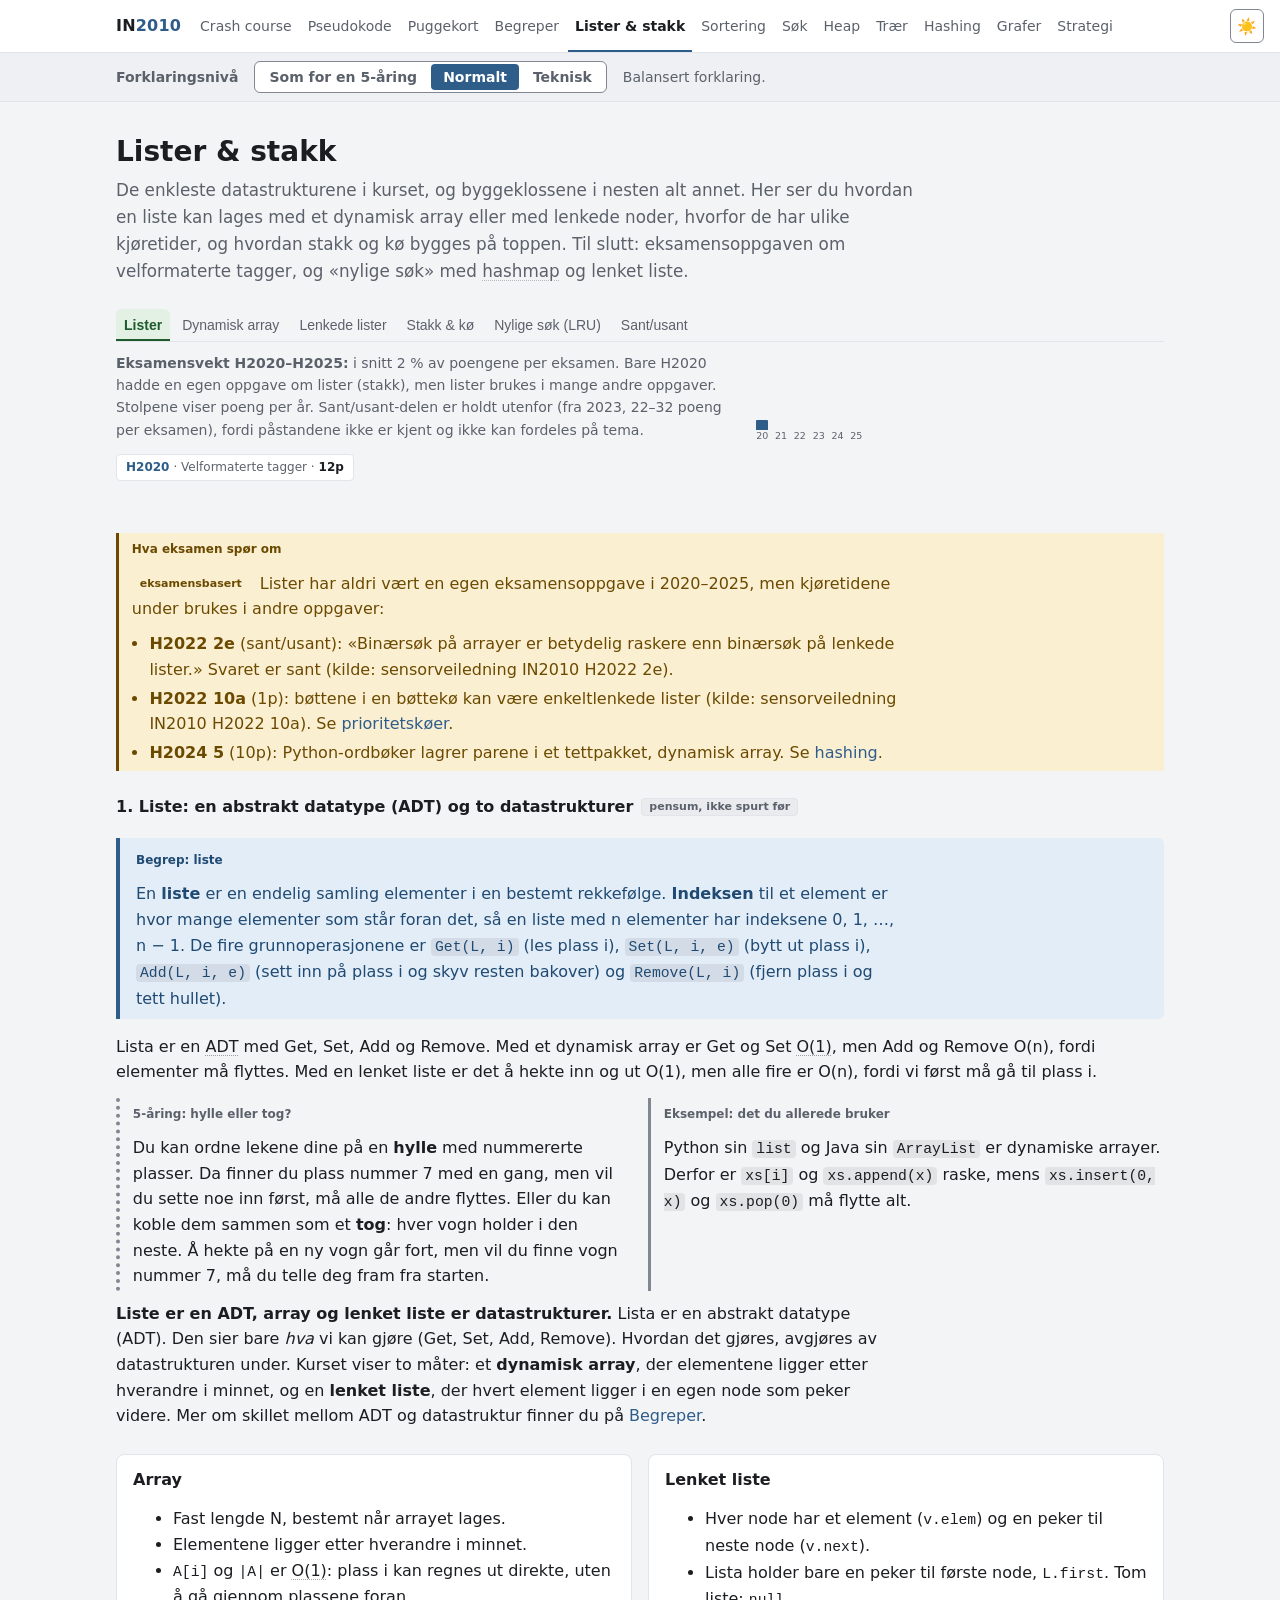
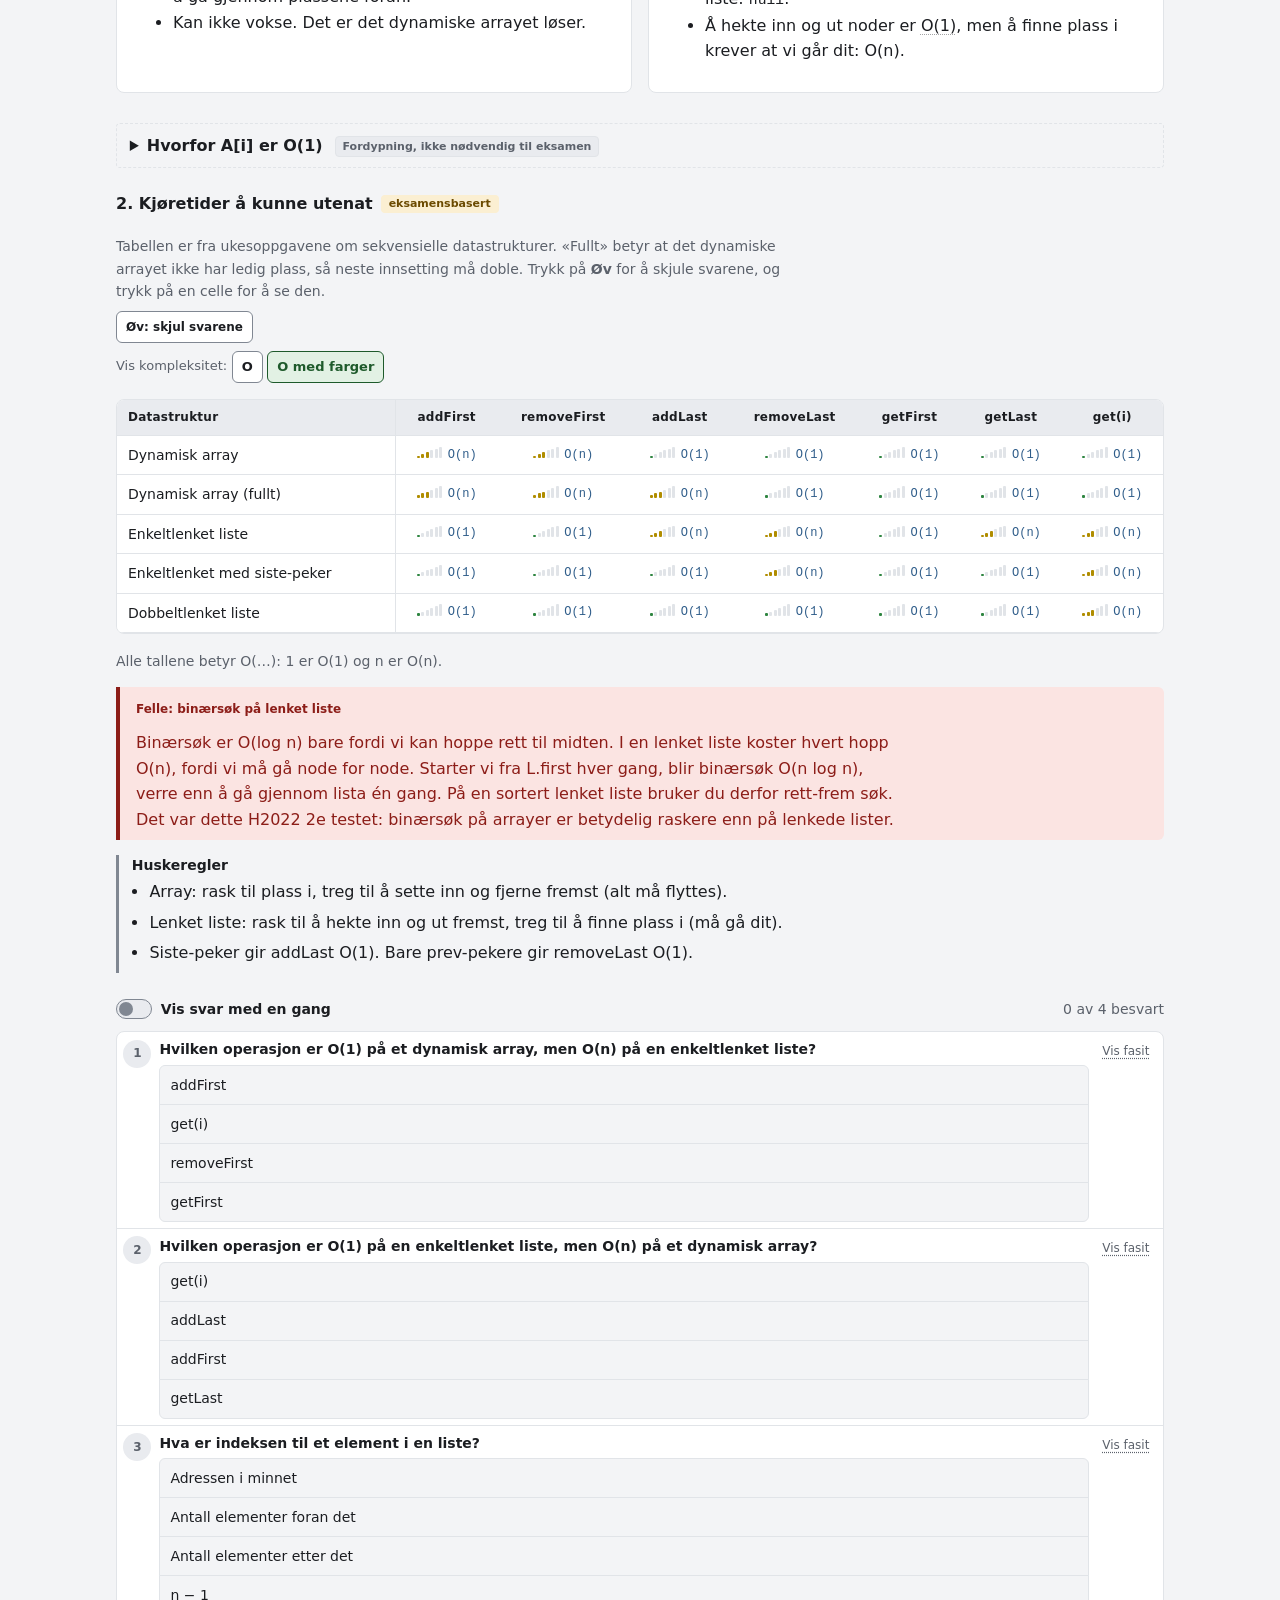
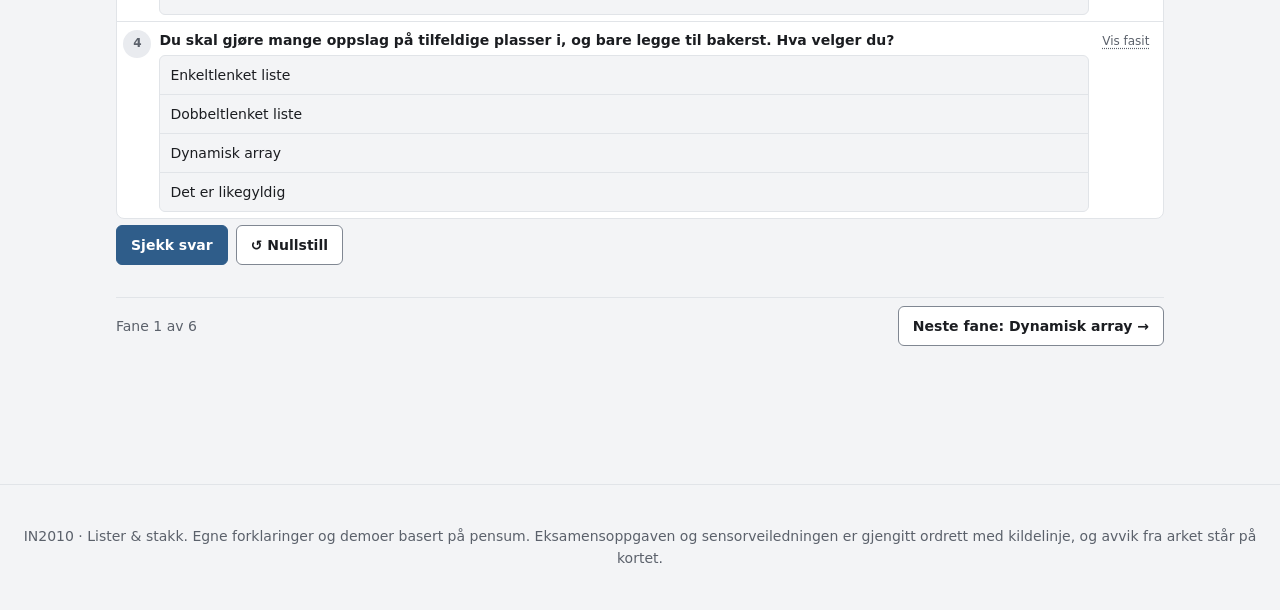
<file: lister.html>
<!doctype html>
<html lang="nb">
<head>
  <meta charset="utf-8">
  <link rel="icon" href="data:,">
  <meta name="viewport" content="width=device-width, initial-scale=1">
  <title>Lister &amp; stakk · IN2010</title>
  <meta name="description" content="Lister i IN2010: arrayer, dynamiske arrayer, enkelt- og dobbeltlenkede lister, stakk, kø og deque, nylige søk (LRU) og eksamensoppgaven om velformaterte tagger – med stegvise demoer, pseudokode og sant/usant.">
  <script>(function(){try{var d=document.documentElement;var t=localStorage.getItem('in-theme');if(t!=='dark'&&t!=='system')t='light';if(t!=='system')d.setAttribute('data-theme',t);var l=localStorage.getItem('in-level');if(l!=='eli5'&&l!=='teknisk')l='normal';d.setAttribute('data-level',l);}catch(e){document.documentElement.setAttribute('data-theme','light');document.documentElement.setAttribute('data-level','normal');}})();</script>
  <link rel="stylesheet" href="assets/css/styles.css?v=20261127g">
  <link rel="stylesheet" href="assets/css/dra.css?v=20261127g">
  <link rel="stylesheet" href="assets/css/begrep-tips.css?v=20261127g">
</head>
<body data-page="lister">
  <a class="skip-link" href="#main">Hopp til innhold</a>
  <header id="topnav"></header>

  <main id="main" class="wrap">
    <div class="pagehead">
      <h1>Lister &amp; stakk</h1>
      <p class="lead">De enkleste datastrukturene i kurset, og byggeklossene i nesten alt annet.
        Her ser du hvordan en liste kan lages med et dynamisk array eller med lenkede noder, hvorfor de har ulike kjøretider,
        og hvordan stakk og kø bygges på toppen. Til slutt: eksamensoppgaven om velformaterte tagger, og «nylige søk» med hashmap og lenket liste.</p>
    </div>

    <div class="tabs" role="tablist" aria-label="Emner om lister og stakk">
      <button data-tab="begreper">Lister</button>
      <button data-tab="dynamisk">Dynamisk array</button>
      <button data-tab="lenket">Lenkede lister</button>
      <button data-tab="stakk">Stakk &amp; kø</button>
      <button data-tab="lru">Nylige søk (LRU)</button>
      <button data-tab="test">Sant/usant</button>
    </div>

    <div class="pagehead-info">
      <div class="badges">
        <span class="badge" data-go="stakk" data-card="h2020-9"><b>H2020</b> · Velformaterte tagger · <span class="pts">12p</span></span>
      </div>
    </div>

    <!-- ===================== LISTER ===================== -->
    <section data-panel="begreper">
      <div class="callout eks-spor"><span class="lbl">Hva eksamen spør om</span>
        <p><span class="tag merke eksbas">eksamensbasert</span> Lister har aldri vært en egen eksamensoppgave i 2020–2025, men kjøretidene under brukes i andre oppgaver:</p>
        <ul>
          <li><b>H2022 2e</b> (sant/usant): «Binærsøk på arrayer er betydelig raskere enn binærsøk på lenkede lister.» Svaret er sant (kilde: sensorveiledning IN2010 H2022 2e).</li>
          <li><b>H2022 10a</b> (1p): bøttene i en bøttekø kan være enkeltlenkede lister (kilde: sensorveiledning IN2010 H2022 10a). Se <a href="03-heap.html#fane=pk">prioritetskøer</a>.</li>
          <li><b>H2024 5</b> (10p): Python-ordbøker lagrer parene i et tettpakket, dynamisk array. Se <a href="05-hashing.html#fane=python">hashing</a>.</li>
        </ul>
      </div>

      <h4 class="del">1. Liste: en abstrakt datatype (ADT) og to datastrukturer <span class="tag merke ny">pensum, ikke spurt før</span></h4>
      <div class="callout begrep"><span class="lbl">Begrep: liste</span>
        <p>En <b>liste</b> er en endelig samling elementer i en bestemt rekkefølge. <b>Indeksen</b> til et element er hvor mange elementer som står foran det,
          så en liste med n elementer har indeksene 0, 1, …, n − 1. De fire grunnoperasjonene er
          <code>Get(L, i)</code> (les plass i), <code>Set(L, i, e)</code> (bytt ut plass i), <code>Add(L, i, e)</code> (sett inn på plass i og skyv resten bakover)
          og <code>Remove(L, i)</code> (fjern plass i og tett hullet).</p>
      </div>
      <div id="intro-begreper"></div>

      <div class="grid cols-2">
        <div class="callout eli5"><span class="lbl">5-åring: hylle eller tog?</span>
          <p>Du kan ordne lekene dine på en <b>hylle</b> med nummererte plasser. Da finner du plass nummer 7 med en gang, men vil du sette noe inn først, må alle de andre flyttes.
            Eller du kan koble dem sammen som et <b>tog</b>: hver vogn holder i den neste. Å hekte på en ny vogn går fort, men vil du finne vogn nummer 7, må du telle deg fram fra starten.</p>
        </div>
        <div class="callout eksempel"><span class="lbl">Eksempel: det du allerede bruker</span>
          <p>Python sin <code>list</code> og Java sin <code>ArrayList</code> er dynamiske arrayer.
            Derfor er <code>xs[i]</code> og <code>xs.append(x)</code> raske, mens <code>xs.insert(0, x)</code> og <code>xs.pop(0)</code> må flytte alt.</p>
        </div>
      </div>

      <p><b>Liste er en ADT, array og lenket liste er datastrukturer.</b> Lista er en abstrakt datatype (ADT). Den sier bare <i>hva</i> vi kan gjøre (Get, Set, Add, Remove). Hvordan det gjøres, avgjøres av datastrukturen under.
        Kurset viser to måter: et <b>dynamisk array</b>, der elementene ligger etter hverandre i minnet, og en <b>lenket liste</b>, der hvert element ligger i en egen node som peker videre.
        Mer om skillet mellom ADT og datastruktur finner du på <a href="00-begreper.html#fane=adt">Begreper</a>.</p>
      <div class="grid cols-2">
        <div class="card">
          <h4 style="margin:.2rem 0 .3rem">Array</h4>
          <ul>
            <li>Fast lengde N, bestemt når arrayet lages.</li>
            <li>Elementene ligger etter hverandre i minnet.</li>
            <li><code>A[i]</code> og <code>|A|</code> er O(1): plass i kan regnes ut direkte, uten å gå gjennom plassene foran.</li>
            <li>Kan ikke vokse. Det er det dynamiske arrayet løser.</li>
          </ul>
        </div>
        <div class="card">
          <h4 style="margin:.2rem 0 .3rem">Lenket liste</h4>
          <ul>
            <li>Hver node har et element (<code>v.elem</code>) og en peker til neste node (<code>v.next</code>).</li>
            <li>Lista holder bare en peker til første node, <code>L.first</code>. Tom liste: <code>null</code>.</li>
            <li>Å hekte inn og ut noder er O(1), men å finne plass i krever at vi går dit: O(n).</li>
          </ul>
        </div>
      </div>
      <details class="fordyp"><summary>Hvorfor A[i] er O(1) <span class="tag merke fordyp">Fordypning, ikke nødvendig til eksamen</span></summary>
        <div class="callout uni"><span class="lbl">Universitetsnivå: hvorfor A[i] er O(1)</span>
          <p>Fordi alle plassene er like store og ligger etter hverandre, kan maskinen regne ut hvor plass i ligger: startadressen pluss i ganger størrelsen på én plass.
            Det er én regneoperasjon, uansett hvor stort arrayet er. En lenket liste har ingen slik formel: nodene kan ligge hvor som helst, og den eneste veien til node i går via de i nodene foran.</p>
        </div>
      </details>

      <h4 class="del" id="tbl-ops">2. Kjøretider å kunne utenat <span class="tag merke eksbas">eksamensbasert</span></h4>
      <p class="muted small">Tabellen er fra ukesoppgavene om sekvensielle datastrukturer. «Fullt» betyr at det dynamiske arrayet ikke har ledig plass, så neste innsetting må doble.
        Trykk på <b>Øv</b> for å skjule svarene, og trykk på en celle for å se den.</p>
      <div class="btn-row" style="margin:.2rem 0 .5rem"><button class="btn sm" type="button" id="ops-drill">Øv: skjul svarene</button></div>
      <div class="table-wrap">
        <table class="cmp-table ls-ops" id="ops-table">
          <thead><tr><th>Datastruktur</th><th>addFirst</th><th>removeFirst</th><th>addLast</th><th>removeLast</th><th>getFirst</th><th>getLast</th><th>get(i)</th></tr></thead>
          <tbody>
            <tr><td>Dynamisk array</td><td>n</td><td>n</td><td data-tip="PushBack: det er ledig plass, så vi skriver på D.A[D.n].">1</td><td>1</td><td>1</td><td>1</td><td>1</td></tr>
            <tr><td>Dynamisk array (fullt)</td><td>n</td><td>n</td><td data-tip="EnsureCapacity må lage et dobbelt så stort array og kopiere alle n elementene.">n</td><td>1</td><td>1</td><td>1</td><td>1</td></tr>
            <tr><td>Enkeltlenket liste</td><td>1</td><td>1</td><td>n</td><td>n</td><td>1</td><td>n</td><td data-tip="NodeAt må følge i next-pekere fra L.first.">n</td></tr>
            <tr><td>Enkeltlenket med siste-peker</td><td>1</td><td>1</td><td data-tip="Med en peker til siste node kan vi hekte på bakerst direkte.">1</td><td data-tip="Vi må finne den nest siste noden for å sette next til null, og det krever at vi går fra starten.">n</td><td>1</td><td>1</td><td>n</td></tr>
            <tr><td>Dobbeltlenket liste</td><td>1</td><td>1</td><td>1</td><td data-tip="prev-pekeren gir oss den nest siste noden direkte.">1</td><td>1</td><td>1</td><td>n</td></tr>
          </tbody>
        </table>
      </div>
      <p class="muted small">Alle tallene betyr O(…): 1 er O(1) og n er O(n).</p>

      <div class="callout felle"><span class="lbl">Felle: binærsøk på lenket liste</span>
        <p>Binærsøk er O(log n) bare fordi vi kan hoppe rett til midten. I en lenket liste koster hvert hopp O(n), fordi vi må gå node for node. Starter vi fra L.first hver gang, blir binærsøk O(n log n), verre enn å gå gjennom lista én gang.
          På en sortert lenket liste bruker du derfor rett-frem søk. Det var dette H2022 2e testet: binærsøk på arrayer er betydelig raskere enn på lenkede lister.</p>
      </div>
      <div class="husk"><h4>Huskeregler</h4><ul>
        <li>Array: rask til plass i, treg til å sette inn og fjerne fremst (alt må flyttes).</li>
        <li>Lenket liste: rask til å hekte inn og ut fremst, treg til å finne plass i (må gå dit).</li>
        <li>Siste-peker gir addLast O(1). Bare prev-pekere gir removeLast O(1).</li>
      </ul></div>
      <div id="quiz-begreper"></div>
    </section>

    <!-- ===================== DYNAMISK ARRAY ===================== -->
    <section data-panel="dynamisk" hidden>
      <div class="callout eks-spor"><span class="lbl">Hva eksamen spør om</span>
        <p><span class="tag merke ny">pensum, ikke spurt før</span> Det dynamiske arrayet har ikke vært egen oppgave eller kjent sant/usant-påstand i 2020–2025. Sant/usant-delen fra 2023 er ikke kjent.
          Det brukes som byggekloss i <b>H2024 5</b> (10p, Python-ordbøker med et tettpakket, dynamisk array), og kjøretidene her trengs når du skal begrunne kjøretid i andre oppgaver.</p>
      </div>

      <div class="callout begrep"><span class="lbl">Begrep: dynamisk array</span>
        <p>Et dynamisk array D består av et vanlig array <code>D.A</code> og et tall <code>D.n</code>, som er hvor mange elementer som faktisk er i bruk.
          Elementene ligger på plass 0 til D.n − 1, og resten av D.A er ledig. <b>Kapasiteten</b> <code>|D.A|</code> er hvor mange plasser arrayet har.
          Når det blir fullt, lages et nytt array med dobbelt så mange plasser, og alt kopieres over.</p>
      </div>
      <div id="intro-dynamisk"></div>

      <h4 class="del">1. PushBack, EnsureCapacity og PopBack <span class="tag merke ny">pensum, ikke spurt før</span></h4>
      <p>Følg med på telleren «kopieringer totalt». Når en PushBack er ferdig, er den alltid mindre enn «2 · PushBack-er».</p>
      <div id="demo-pushback"></div>

      <div class="callout uni"><span class="lbl">Universitetsnivå: amortisert O(1)</span>
        <p>Én PushBack kan koste O(n), når alt må kopieres. Men det skjer bare når D.n når kapasiteten: med startkapasitet 1 er det ved D.n = 1, 2, 4, 8, …, og med startkapasitet 4 ved 4, 8, 16, … Setter vi inn n elementer, blir kopieringene til sammen 1 + 2 + 4 + …, og det er færre enn 2n,
          så alle de n innsettingene koster O(n) til sammen. Fordelt på n innsettinger er det O(1) hver. Det kalles <b>amortisert</b> kjøretid.
          (Med «9 × PushBack» i demoen: 1 + 2 + 4 + 8 = 15 kopieringer, under 2 · 9 = 18.)
          Du trenger ikke kunne utlede slike analyser selv, bare forstå begrepet. Det dukker opp igjen ved rehash i hashing
          (se <a href="05-hashing.html#fane=kjoretid&amp;oppg=hs-amort">grafen over kostnad per innsetting</a>).</p>
      </div>
      <div class="callout felle"><span class="lbl">Felle: å øke med én plass</span>
        <p>Hvis EnsureCapacity bare la til én plass (eller et fast antall), måtte vi kopiere nesten hver gang. n PushBack-er ville kostet 1 + 2 + 3 + … + n, altså O(n²).
          Det er doblingen som gjør at kopieringene blir sjeldne.</p>
      </div>
      <div class="husk"><h4>Huskeregler</h4><ul>
        <li>Ledig plass: PushBack er O(1). Fullt: doble, kopier alt, O(n) den ene gangen.</li>
        <li>Over mange PushBack-er blir det amortisert O(1) hver. PopBack er alltid O(1).</li>
      </ul></div>

      <h4 class="del">2. Add og Remove: sett inn og fjern på plass i <span class="tag merke ny">pensum, ikke spurt før</span></h4>
      <p>For å sette inn på plass i må alt fra i og bakover flyttes én plass til høyre. Å fjerne plass i er det motsatte: alt bak i flyttes én plass til venstre.
        Jo nærmere starten, jo mer må flyttes.</p>
      <div id="demo-addremove"></div>
      <div class="grid cols-2">
        <div class="callout snarvei"><span class="lbl">Snarvei: baklengs eller forlengs?</span>
          <p><b>Add</b> flytter <b>baklengs</b> (fra D.n − 1 ned til i), så vi aldri skriver over et element før det er flyttet.
            <b>Remove</b> flytter <b>forlengs</b> (fra i opp til D.n − 2), av samme grunn.</p>
        </div>
        <div class="callout eksempel"><span class="lbl">Eksempel: Python</span>
          <p><code>xs.append(x)</code> er PushBack og <code>xs.pop()</code> er PopBack, begge O(1) (append amortisert).
            <code>xs.insert(0, x)</code> og <code>xs.pop(0)</code> er Add og Remove på plass 0, og de er O(n).</p>
        </div>
      </div>
      <div class="husk"><h4>Huskeregler</h4><ul>
        <li>Add og Remove på plass i flytter D.n − i elementer (Remove: D.n − i − 1). Fremst er dyrest, bakerst er gratis.</li>
        <li>Add flytter baklengs, Remove flytter forlengs.</li>
      </ul></div>
      <div id="quiz-dynamisk"></div>
    </section>

    <!-- ===================== LENKEDE LISTER ===================== -->
    <section data-panel="lenket" hidden>
      <div class="callout eks-spor"><span class="lbl">Hva eksamen spør om</span>
        <p><span class="tag merke eksbas">eksamensbasert</span> Lenkede lister har ikke vært egen oppgave, men dukket opp to steder i H2022:</p>
        <ul>
          <li><b>H2022 2e</b> (sant/usant): binærsøk på arrayer er betydelig raskere enn på lenkede lister. Sant, fordi lista må gås node for node (se fellen i fanen Lister).</li>
          <li><b>H2022 10a</b> (1p): en bøttekø er et array av bøtter, og hver bøtte kan være en enkeltlenket liste.</li>
        </ul>
      </div>

      <h4 class="del">1. Enkeltlenket liste: finn, sett inn og fjern <span class="tag merke eksbas">eksamensbasert</span></h4>
      <div class="callout begrep"><span class="lbl">Begrep: node og lenket liste</span>
        <p>En <b>node</b> v har et element <code>v.elem</code> og en peker <code>v.next</code> til neste node, eller <code>null</code> hvis den er sist.
          En <b>enkeltlenket liste</b> L holder bare <code>L.first</code>, den første noden. Er lista tom, er L.first <code>null</code>.</p>
      </div>
      <div id="intro-lenket"></div>

      <p>Alle de fire listeoperasjonene trenger først noden på plass i, og den finner vi bare ved å gå fra starten. Selve innsettingen og fjerningen er O(1).
        Hver boks viser elementet og hva <code>next</code> peker på, så du ser pekerne endre seg ett steg av gangen.</p>
      <div id="demo-lenket"></div>
      <div class="grid cols-2">
        <div class="callout felle"><span class="lbl">Felle: rekkefølgen på pekerne</span>
          <p>I InsertAfter må <code>u.next ← v.next</code> komme før <code>v.next ← u</code>. Gjør vi det motsatt, peker u på seg selv, og resten av lista er borte.</p>
        </div>
        <div class="callout felle"><span class="lbl">Felle: «å fjerne node i»</span>
          <p>I en enkeltlenket liste kan vi ikke fjerne en node bare ved å ha en peker til den. Vi trenger noden <i>foran</i>, fordi det er dens next som må endres.
            Derfor heter operasjonen RemoveAfter(v).</p>
        </div>
      </div>
      <div class="husk"><h4>Huskeregler</h4><ul>
        <li>Å finne plass i er O(n). Å hekte inn eller ut når du står på noden, er O(1).</li>
        <li>InsertAfter: først <code>u.next ← v.next</code>, så <code>v.next ← u</code>.</li>
        <li>For å fjerne trenger du noden foran.</li>
      </ul></div>

      <h4 class="del" id="dobbel">2. Dobbeltlenket liste med hode og hale <span class="tag merke ny">pensum, ikke spurt før</span></h4>
      <div class="callout begrep"><span class="lbl">Begrep: prev, hode og hale</span>
        <p>I en <b>dobbeltlenket liste</b> har hver node også en peker <code>v.prev</code> til noden foran, og lista holder både første og siste node.
          Det blir enklere med to tomme hjelpenoder, <b>hode- og halenoder</b>: <b>hodet</b> <code>L.head</code> helt først og <b>halen</b> <code>L.tail</code> helt sist. Ingen av dem bærer et element, og de blir liggende så lenge lista finnes.
          Det første elementet ligger da i <code>L.head.next</code> og det siste i <code>L.tail.prev</code>. Peker <code>L.head.next</code> rett på <code>L.tail</code>, er lista tom.
          Hver ekte node har alltid en node foran og en bak, så vi slipper spesialtilfeller med null.</p>
      </div>
      <div id="demo-dobbel"></div>
      <div class="grid cols-2">
        <div class="callout eksempel"><span class="lbl">Eksempel: fjern bakerst (ukesoppgavene om sekvensielle datastrukturer)</span>
          <p><b>Enkeltlenket:</b> vi må gå fra L.first fram til den nest siste noden for å sette next til null. Det er O(n), selv om vi har en peker til siste node.<br>
            <b>Dobbeltlenket:</b> den siste er <code>L.tail.prev</code>, og RemoveNode er to pekerendringer. O(1).</p>
        </div>
        <div class="callout snarvei"><span class="lbl">Snarvei: InsertBefore gratis</span>
          <p>Med prev-pekere får vi InsertBefore(v, e) ved å kalle InsertAfter(v.prev, e). Med hode og hale finnes v.prev alltid.</p>
        </div>
      </div>
      <div class="husk"><h4>Huskeregler</h4><ul>
        <li>Hode og hale er tomme hjelpenoder: første element er <code>L.head.next</code>, siste er <code>L.tail.prev</code>.</li>
        <li>Tom liste: <code>L.head.next = L.tail</code>.</li>
        <li>removeLast og RemoveNode(v) er O(1), men get(i) er fortsatt O(n).</li>
      </ul></div>
      <details class="fordyp"><summary>Hva koster prev? <span class="tag merke fordyp">Fordypning, ikke nødvendig til eksamen</span></summary>
        <div class="callout uni"><span class="lbl">Universitetsnivå: hva koster prev?</span>
          <p>Én ekstra peker per node i minne, og omtrent dobbelt så mange pekerendringer per innsetting og fjerning. Til gjengjeld blir removeLast og RemoveNode(v) O(1).
            Lista er fortsatt en lenket liste, så get(i) er O(n). (Man kan starte fra den enden som er nærmest, men det er fortsatt O(n).)</p>
        </div>
      </details>
      <div id="quiz-lenket"></div>
    </section>

    <!-- ===================== STAKK & KØ ===================== -->
    <section data-panel="stakk" hidden>
      <div class="callout eks-spor"><span class="lbl">Hva eksamen spør om</span>
        <p><span class="tag merke eksbas">eksamensbasert</span> Spurt én gang, H2020, som skriv-pseudokode-oppgave:</p>
        <ul>
          <li><b>H2020 9a</b> (4p): GoodDivs, sjekk at <code>&lt;div&gt;</code>-taggene er velformaterte. En teller holder.</li>
          <li><b>H2020 9b</b> (8p): GoodTags, samme sjekk med mange taggtyper. Her trengs en stakk.</li>
        </ul>
        <p>Stakk og kø går også igjen inni grafoppgaver: sensorveiledningen til H2022 8 (garbage collection) bruker en stakk for å gå gjennom grafen.</p>
      </div>

      <h4 class="del">1. Stakk og kø: LIFO og FIFO <span class="tag merke eksbas">eksamensbasert</span></h4>
      <div class="grid cols-2">
        <div class="callout begrep"><span class="lbl">Begrep: stakk (LIFO)</span>
          <p>En <b>stakk</b> (engelsk <i>stack</i>) er en liste vi bare legger til i og tar ut fra på ett sted, toppen.
            <code>push(x)</code> legger x øverst, og <code>pop()</code> tar ut det øverste. Det som ble lagt inn sist, kommer ut først: <b>LIFO</b>, last in, first out.</p>
        </div>
        <div class="callout begrep"><span class="lbl">Begrep: kø (FIFO)</span>
          <p>En <b>kø</b> (engelsk <i>queue</i>) setter inn i den ene enden og tar ut i den andre.
            <code>enqueue(x)</code> stiller x bakerst, og <code>dequeue()</code> tar ut den forreste. Det som kom først, kommer ut først: <b>FIFO</b>, first in, first out.</p>
        </div>
      </div>
      <div id="intro-stakk"></div>

      <h4 id="demo-stakk-ko">Prøv selv: samme input, ulik rekkefølge ut</h4>
      <div class="card">
        <p class="muted small" style="margin-top:0">«Sett inn» gjør push på stakken og enqueue i køen med samme tall. «Ta ut» gjør pop og dequeue. Se hvem som kommer ut.</p>
        <div class="ls-lab-form">
          <label for="lab-val" class="small">Tall</label>
          <input id="lab-val" type="number" value="1" aria-label="Tall å sette inn">
          <button class="btn primary sm" type="button" id="lab-in">Sett inn</button>
          <button class="btn sm" type="button" id="lab-out">Ta ut</button>
          <button class="btn sm" type="button" id="lab-reset">↺ Nullstill</button>
        </div>
        <div class="ls-lab">
          <div id="lab-stack"></div>
          <div id="lab-queue"></div>
        </div>
        <p class="ls-lab-log muted" id="lab-log" aria-live="polite"></p>
      </div>
      <div class="husk"><h4>Huskeregler</h4><ul>
        <li>Stakk: sist inn, først ut (LIFO). Kø: først inn, først ut (FIFO).</li>
      </ul></div>

      <h4 class="del">2. Implementasjon: begge får O(1) <span class="tag merke ny">pensum, ikke spurt før</span></h4>
      <div class="table-wrap">
        <table class="cmp-table ls-prose">
          <thead><tr><th>ADT</th><th>Med dynamisk array</th><th>Med lenket liste</th></tr></thead>
          <tbody>
            <tr><td>Stakk</td><td>push = PushBack, pop = PopBack. O(1) (push amortisert).</td><td>Toppen er L.first: push og pop er innsetting og fjerning fremst, O(1).</td></tr>
            <tr><td>Kø</td><td>enqueue = PushBack, men dequeue = Remove(D, 0) må flytte alt: O(n). Ikke bruk dette naivt.</td><td>Med peker til både første og siste node: enqueue bakerst og dequeue forrest, begge O(1).</td></tr>
          </tbody>
        </table>
      </div>
      <div class="grid cols-2">
        <div class="callout begrep"><span class="lbl">Begrep: deque</span>
          <p>En <b>deque</b> (double-ended queue) kan sette inn og ta ut effektivt i begge ender. Den kan brukes både som stakk og som kø.
            Innlevering 1 bygger videre på idéen med «Teque», som i tillegg kan sette inn i midten.
            En dobbeltlenket liste med hode og hale er en deque, og en array-basert deque kan i tillegg slå opp på indeks.</p>
        </div>
        <div class="callout eksempel"><span class="lbl">Eksempel: hvor stakk og kø dukker opp</span>
          <ul>
            <li><b>Bredde-først søk (BFS)</b> bruker en kø. I Python er det vanlig å bruke <code>collections.deque</code> med <code>append</code> og <code>popleft</code>, begge O(1). Se <a href="06-grafer.html#fane=bfs">BFS</a>.</li>
            <li><b>Dybde-først søk (DFS)</b> bruker en stakk, enten en egen stakk eller kallstakken via rekursjon. Se <a href="06-grafer.html#fane=dfs">DFS</a> og <a href="00-begreper.html#fane=rekursjon">kallstakken</a>.</li>
            <li><b>Velformaterte tagger</b> (eksamen H2020), rett under.</li>
          </ul>
        </div>
      </div>

      <h4 class="del" id="tagger">3. Velformaterte tagger med stakk <span class="tag merke eksbas">eksamensbasert</span></h4>
      <p>En HTML-tagg som <code>&lt;div&gt;</code> åpner noe, og <code>&lt;/div&gt;</code> lukker det. Taggene kan ligge inni hverandre, men den som ble åpnet sist, må lukkes først.
        Det er nettopp LIFO. Med bare én type tagg holder det å telle hvor mange som står åpne. Med flere typer må vi huske <i>hvilke</i> som står åpne, i rekkefølge: en stakk.
        Hver tagg gir én push, eller én pop og én sammenligning med toppen, så begge sjekkene er O(n) for n tagger.</p>
      <div class="grid cols-2">
        <div class="callout eli5"><span class="lbl">5-åring: bokser i bokser</span>
          <p>Du legger en boks i en boks i en boks. Skal du lukke dem, må du lukke den innerste først. Prøver du å lukke den store boksen mens en liten fortsatt er åpen inni, går det ikke.</p>
        </div>
        <div class="callout eksempel"><span class="lbl">Eksempel</span>
          <p><code>&lt;div&gt;&lt;p&gt;&lt;/p&gt;&lt;/div&gt;</code> er velformatert.
            <code>&lt;div&gt;&lt;p&gt;&lt;/div&gt;&lt;/p&gt;</code> er det ikke når taggene skal være nøstet, som var meningen i eksamensoppgaven: her krysser de. (Oppgaveteksten tillot faktisk også kryssing, se tipsene på eksamenskortet.)
            <code>&lt;/div&gt;&lt;div&gt;</code> er ikke velformatert uansett, selv om det er like mange av hver.</p>
        </div>
      </div>
      <h4>Bare div-tagger: tell (9a)</h4>
      <div id="demo-divs"></div>
      <h4>Alle slags tagger: stakk (9b)</h4>
      <div id="demo-tags"></div>
      <div class="callout felle"><span class="lbl">Felle: to sjekker, ikke én</span>
        <p>Både telleren og stakken trenger to sjekker: <b>underveis</b> (lukker vi noe som ikke er åpent, eller feil type?) og <b>til slutt</b> (står noe fortsatt åpent?).
          Sensorveiledningen til H2020 trekker 2 poeng for å glemme sjekken underveis og 1 poeng for å glemme sjekken til slutt.</p>
      </div>
      <div class="husk"><h4>Huskeregler</h4><ul>
        <li>Åpnetagg: push. Lukketagg: stakken må ikke være tom, og toppen må ha samme type. Pop.</li>
        <li>Til slutt må stakken være tom.</li>
        <li>To sjekker: underveis og til slutt.</li>
      </ul></div>

      <h3>Eksamensoppgaven</h3>
      <div id="exam-h2020-9"></div>

      <h4>Pusle sammen GoodTags</h4>
      <div class="card" id="parsons-tags"></div>
      <div id="quiz-stakk"></div>
    </section>

    <!-- ===================== NYLIGE SØK (LRU) ===================== -->
    <section data-panel="lru" hidden>
      <div class="callout eks-spor"><span class="lbl">Hva eksamen spør om</span>
        <p><span class="tag merke ny">pensum, ikke spurt før</span> Dette har ikke vært eksamensoppgave eller kjent sant/usant-påstand i 2020–2025, og sant/usant-delen fra 2023 er ikke kjent.
          Oppgaven er fra ukesoppgavene om hashing, og den er god trening i å kombinere to datastrukturer: et hashmap og en dobbeltlenket liste.</p>
      </div>

      <div class="callout begrep"><span class="lbl">Begrep: nylige søk</span>
        <p>En nettside skal vise de N siste søkene, med det nyeste først. Søker noen på noe som allerede står i lista, flyttes det fremst. Er lista full, faller det eldste ut.
          Operasjonen <code>update(key)</code> skal ta forventet O(1). Oppgaven er fra ukesoppgavene om hashing, og samme idé kalles ofte en <b>LRU-cache</b> (least recently used):
          kast det som er brukt for lengst siden. Navnet LRU brukes ikke i kurset, men du møter det i praksis.</p>
      </div>
      <div id="intro-lru"></div>

      <h3>Demo: update(key)</h3>
      <div id="demo-lru"></div>

      <p>Hvorfor trengs begge strukturene? Tabellen viser hva hver av dem klarer alene.</p>
      <div class="table-wrap">
        <table class="cmp-table ls-prose">
          <thead><tr><th>Bare …</th><th>Godt til</th><th>Problemet</th></tr></thead>
          <tbody>
            <tr><td>Hashmap</td><td>«Har vi søkt på dette?» på forventet O(1)</td><td>Husker ingen rekkefølge, så vi vet ikke hva som er eldst.</td></tr>
            <tr><td>Lenket liste</td><td>Holder rekkefølgen, flytte en node er O(1)</td><td>Å finne nøkkelen i lista krever rett-frem søk, O(N).</td></tr>
            <tr><td>Begge</td><td colspan="2">Hashmapet går fra nøkkel til <b>noden</b> i lista. Da finner vi noden på forventet O(1), og kan flytte den på O(1).</td></tr>
          </tbody>
        </table>
      </div>

      <div class="grid cols-2">
        <div class="callout felle"><span class="lbl">Felle: glemme hashmapet</span>
          <p>Når den eldste kastes ut av lista, må den også fjernes fra hashmapet. Ellers tror vi senere at nøkkelen fortsatt er der, og peker på en node som ikke lenger er i lista.</p>
        </div>
        <div class="callout felle"><span class="lbl">Felle: enkeltlenket liste</span>
          <p>For å ta ut en node midt i lista på O(1) trenger vi noden foran den. Det gir bare en dobbeltlenket liste. Med enkeltlenket liste blir update O(N).</p>
        </div>
      </div>
      <div class="husk"><h4>Huskeregler</h4><ul>
        <li>Hashmapet går fra nøkkel til node, lista holder rekkefølgen med nyeste først.</li>
        <li>Kastes den eldste, må den ut av både lista og hashmapet.</li>
      </ul></div>
      <details class="fordyp"><summary>Detaljer fra løsningsforslaget <span class="tag merke fordyp">Fordypning, ikke nødvendig til eksamen</span></summary>
        <div class="callout uni"><span class="lbl">Universitetsnivå: detaljer fra løsningsforslaget</span>
          <p>Løsningsforslaget til ukesoppgaven lager hashmapet med plass til 2N nøkler fra start, så det aldri trenger rehash. Det bruker bare én ekstra node som både hode og hale
            (lista er sirkulær, så forrige node før hodet er den siste). Det er samme idé som hode og hale her: ingen spesialtilfeller med null.</p>
        </div>
      </details>
      <div id="quiz-lru"></div>
    </section>

    <!-- ===================== SANT/USANT ===================== -->
    <section data-panel="test" hidden>
      <h3>Sant eller usant?</h3>
      <div class="callout eks-spor"><span class="lbl">Hva eksamen spør om</span>
        <p><span class="tag merke eksbas">eksamensbasert</span> Den eneste kjente sant/usant-påstanden om lister er <b>H2022 2e</b>: «Binærsøk på arrayer er betydelig raskere enn binærsøk på lenkede lister.» Sant (kilde: sensorveiledning IN2010 H2022 2e).
          Sant/usant-delen fra 2023 er ikke kjent. Påstandene under er laget for å øve på samme type spørsmål.</p>
      </div>
      <p class="muted small">Ta stilling til hver påstand, og sjekk svarene. Forklaringen viser hvorfor.</p>
      <div id="tf-lister"></div>
      <h4 style="margin-top:1.5rem">Dra og plasser</h4>
      <div id="dra-lister"></div>

      <h3 style="margin-top:2rem">Test deg selv – lister og stakk</h3>
      <p class="muted small">Disse påstandene er ikke hentet ordrett fra eksamen. De er laget ut fra forelesningen, ukesoppgavene og H2020 9 med sensorveiledning.
        De oftest testede står først.</p>
      <div data-tf-gen="lister"></div>
    </section>
  </main>

  <footer class="footer">
    <p class="muted small">IN2010 · Lister &amp; stakk. Egne forklaringer og demoer basert på pensum. Eksamensoppgaven og sensorveiledningen er gjengitt ordrett med kildelinje, og avvik fra arket står på kortet.</p>
  </footer>

  <script src="assets/js/core.js?v=20261127g"></script>
<script src="assets/js/eksamensvekt.js?v=20261127g"></script>
  <script src="assets/js/symboler.js?v=20261127g"></script>
  <script src="assets/js/begreper-data.js?v=20261127g"></script>
  <script src="assets/js/begrep-tips.js?v=20261127g"></script>
  <script src="assets/js/data-tf.js?v=20261127g"></script>
  <script src="assets/js/pseudocode.js?v=20261127g"></script>
  <script src="assets/js/stepplayer.js?v=20261127g"></script>
  <script src="assets/js/varline.js?v=20261127g"></script>
  <script src="assets/js/viz-list.js?v=20261127g"></script>
  <script src="assets/js/data-algos.js?v=20261127g"></script>
  <script src="assets/js/data-lister.js?v=20261127g"></script>
  <script src="assets/js/perfekt/lister.js?v=20261127g"></script>
  <script src="assets/js/kort/lister.js?v=20261127g"></script>
  <script src="assets/js/dra.js?v=20261127g"></script>
  <script src="assets/js/data-dra.js?v=20261127g"></script>
  <script>
  (function () {
    "use strict";
    var IN = window.IN, qs = IN.qs, qsa = IN.qsa, el = IN.el, A = IN.algos, G = IN.gen, LS = IN.ls;
    function t(e, n, k) { return { eli5: e, normal: n, teknisk: k }; }
    var esc = LS.esc;

    /* ---------- Fellesoppsett for demoer ---------- */
    var KF = IN.kortData.felles("lister"), LEGEND = KF.LEGEND, tags = KF.tags;
    /* Demo med én eller flere pseudokoder. Steg med linje 100·a + l lyser opp linje l i pseudokode nr. a. */
    function mountOps(host, cfg) {
      if (typeof host === "string") host = qs(host);
      var player = el("div", { class: "ls-host" });
      var right = el("div", { class: "hs-pcs" }, [el("h4", { style: "margin:.2rem 0 .4rem", text: "Pseudokode (følger demoen)" })]);
      var det = el("details", { class: "card" }, [el("summary", { html: "<b>Koden, linje for linje</b> (" + cfg.algos.map(function (k) { return esc(A[k].name); }).join(", ") + ")" })]);
      var multi = cfg.algos.length > 1;
      var hs = cfg.algos.map(function (key) {
        var box = el("div", { class: "hs-pc" }), pc = el("div");
        if (multi) box.appendChild(el("h5", { class: "hs-pc-title", text: A[key].title }));
        box.appendChild(pc); right.appendChild(box);
        var hd = IN.pseudo.render(pc, A[key], { head: !multi });
        var bo = IN.pseudo.bigO(A[key], { compact: true }); if (bo) box.appendChild(bo);
        var ex = el("div"); if (multi) det.appendChild(el("h5", { style: "margin:.8rem 0 .3rem", text: A[key].title })); det.appendChild(ex);
        IN.pseudo.explainer(ex, A[key], {});
        return { box: box, hd: hd };
      });
      host.appendChild(el("div", { class: "grid cols-2" }, [el("div", {}, [player]), right]));
      host.appendChild(det);
      var handle = {
        highlight: function (n) {
          var a = multi ? Math.floor(n / 100) - 1 : 0, l = multi ? n % 100 : n;
          right.classList.add("has-on");
          hs.forEach(function (h, i) { if (i === a) { h.hd.highlight(l); h.box.classList.add("on"); } else { h.hd.clear(); h.box.classList.remove("on"); } });
        },
        clear: function () { right.classList.remove("has-on"); hs.forEach(function (h) { h.hd.clear(); h.box.classList.remove("on"); }); }
      };
      return IN.stepPlayer(player, {
        generate: G[cfg.gen], presets: cfg.presets,
        render: function (s, ctx) { IN.vizList(ctx.stage, s); },
        pseudo: handle, legend: cfg.legend || LEGEND,
        parseInput: cfg.parseInput, inputLabel: cfg.inputLabel, customInput: cfg.parseInput ? true : false
      });
    }
    function push(vs) { return vs.map(function (v) { return { op: "push", v: v }; }); }

    /* ===================== LISTER ===================== */
    IN.explain("#intro-begreper", t(
      "En liste er bare ting i en rekkefølge: den første, den andre, den tredje … Vi kan be om en bestemt plass, bytte ut noe, sette inn noe eller ta bort noe. Spørsmålet er hvordan vi lagrer det, for det bestemmer hva som går fort.",
      "Lista er en ADT med Get, Set, Add og Remove. Med et dynamisk array er Get og Set O(1), men Add og Remove O(n), fordi elementer må flyttes. Med en lenket liste er det å hekte inn og ut O(1), men alle fire er O(n), fordi vi først må gå til plass i.",
      "Liste-ADT-en: Get(L, i), Set(L, i, e), Add(L, i, e), Remove(L, i) med 0 ≤ i &lt; n (for Add: 0 ≤ i ≤ n). Dynamisk array: Get/Set O(1), Add/Remove O(n) i verste tilfelle (flyttingen er O(n − i), og Add kan i tillegg måtte doble arrayet). Lenket liste: alle O(i) på grunn av NodeAt, mens operasjonen på selve noden er O(1)."
    ), { label: "Nivå:" });
    IN.tips(qs("#ops-table"));
    (function drill() {
      var tbl = qs("#ops-table"), btn = qs("#ops-drill");
      qsa("tbody td", tbl).forEach(function (td, i) {
        if (td.cellIndex === 0) return;
        td.classList.add("v", "mono");
        td.setAttribute("data-ans", td.textContent.trim());
        td.addEventListener("click", function () { if (tbl.classList.contains("drill")) td.classList.toggle("shown"); });
        td.addEventListener("keydown", function (e) { if ((e.key === "Enter" || e.key === " ") && tbl.classList.contains("drill")) { e.preventDefault(); td.classList.toggle("shown"); } });
      });
      btn.addEventListener("click", function () {
        var on = !tbl.classList.contains("drill");
        tbl.classList.toggle("drill", on);
        qsa("td.v", tbl).forEach(function (td) { td.classList.remove("shown"); if (on) td.setAttribute("tabindex", "0"); else td.removeAttribute("tabindex"); });
        btn.textContent = on ? "Vis alle svarene" : "Øv: skjul svarene";
      });
    })();
    IN.quiz("#quiz-begreper", [
      { q: "Hvilken operasjon er O(1) på et dynamisk array, men O(n) på en enkeltlenket liste?", options: ["addFirst", "get(i)", "removeFirst", "getFirst"], answer: 1,
        explain: "Arrayet kan regne ut hvor plass i ligger. Lista må følge i pekere fra starten." },
      { q: "Hvilken operasjon er O(1) på en enkeltlenket liste, men O(n) på et dynamisk array?", options: ["get(i)", "addLast", "addFirst", "getLast"], answer: 2,
        explain: "I lista lager vi en ny første node. I arrayet må alle elementene flyttes én plass til høyre." },
      { q: "Hva er indeksen til et element i en liste?", options: ["Adressen i minnet", "Antall elementer foran det", "Antall elementer etter det", "n − 1"], answer: 1,
        explain: "Det første elementet har ingen foran seg og får indeks 0. Det siste har n − 1 foran seg." },
      { q: "Du skal gjøre mange oppslag på tilfeldige plasser i, og bare legge til bakerst. Hva velger du?", options: ["Enkeltlenket liste", "Dobbeltlenket liste", "Dynamisk array", "Det er likegyldig"], answer: 2,
        explain: "get(i) er O(1) og PushBack amortisert O(1). I begge lenkede listene er get(i) O(n)." }
    ]);

    /* ===================== DYNAMISK ARRAY ===================== */
    IN.explain("#intro-dynamisk", t(
      "Tenk på en hylle med et fast antall plasser. Blir den full, kjøper du en ny hylle som er dobbelt så lang, og flytter alle tingene over. Det er tungt der og da, men så har du god plass lenge.",
      "PushBack skriver på plass D.n og øker D.n. Er arrayet fullt, dobler EnsureCapacity kapasiteten og kopierer alt først. Én PushBack kan altså koste O(n), men fordelt over mange PushBack-er koster hver O(1). Det kalles amortisert O(1).",
      "Invariant: 0 ≤ D.n ≤ |D.A|, og elementene ligger på 0, …, D.n − 1. Dobling gir at n PushBack-er fra tomt koster O(n) totalt (amortisert O(1) hver). Get, Set, PushBack og PopBack er O(1) (PushBack amortisert). Add og Remove flytter D.n − i elementer, og Add kan i tillegg måtte doble arrayet, så begge er O(D.n) i verste tilfelle."
    ), { label: "Nivå:" });
    mountOps("#demo-pushback", {
      algos: ["lsPushBack", "lsEnsureCapacity", "lsPopBack"], gen: "lsDynPush",
      presets: {
        "9 × PushBack (start med 1 plass)": [{ cap: 1, ops: push([4, 8, 15, 16, 23, 42, 7, 9, 3]) }],
        "Start med 4 plasser": [{ cap: 4, ops: push([1, 2, 3, 4, 5, 6]) }],
        "PushBack og PopBack": [{ cap: 2, ops: push([5, 6, 7]).concat([{ op: "pop" }, { op: "pop" }, { op: "push", v: 8 }]) }]
      },
      parseInput: function (s) {
        var ops = String(s).split(/[,\s]+/).map(function (x) { x = x.trim(); if (/^-?\d+$/.test(x)) return { op: "push", v: parseInt(x, 10) }; if (/^pop$/i.test(x)) return { op: "pop" }; return null; }).filter(Boolean).slice(0, 12);
        return ops.length ? [{ cap: 1, ops: ops }] : [];
      },
      inputLabel: "f.eks. 5, 3, 8, pop, 2"
    });
    mountOps("#demo-addremove", {
      algos: ["lsAdd", "lsRemove"], gen: "lsDynAddRem",
      presets: {
        "Sett inn fremst": [{ items: [3, 1, 4, 1, 5], cap: 8, ops: [{ op: "add", i: 0, v: 9 }] }],
        "Sett inn i midten": [{ items: [3, 1, 4, 1, 5], cap: 8, ops: [{ op: "add", i: 2, v: 9 }] }],
        "Fjern fremst": [{ items: [3, 1, 4, 1, 5], cap: 8, ops: [{ op: "rem", i: 0 }] }],
        "Fjern bakerst": [{ items: [3, 1, 4, 1, 5], cap: 8, ops: [{ op: "rem", i: 4 }] }],
        "Fullt, så Add": [{ items: [3, 1, 4, 1], cap: 4, ops: [{ op: "add", i: 1, v: 9 }] }]
      },
      parseInput: function (s) {
        var ops = String(s).split(/[,;\s]+/).map(function (x) {
          var m = /^\+(\d+)=(-?\d+)$/.exec(x.trim()); if (m) return { op: "add", i: +m[1], v: +m[2] };
          var r = /^-(\d+)$/.exec(x.trim()); if (r) return { op: "rem", i: +r[1] };
          return null;
        }).filter(Boolean).slice(0, 6);
        return ops.length ? [{ items: [3, 1, 4, 1, 5], cap: 8, ops: ops }] : [];
      },
      inputLabel: "på 3, 1, 4, 1, 5: f.eks. +1=9, -0"
    });
    IN.quiz("#quiz-dynamisk", [
      { q: "Et dynamisk array har |D.A| = 4 og D.n = 4. Hva skjer ved PushBack(D, e)?",
        options: ["e overskriver det siste elementet", "Et nytt array med 5 plasser lages, og alt kopieres", "Et nytt array med 8 plasser lages, de 4 elementene kopieres, og e skrives på plass 4", "Det gir feil, fordi arrayet er fullt"], answer: 2,
        explain: "EnsureCapacity dobler kapasiteten og kopierer D.n = 4 elementer. Så skrives e på D.A[4], og D.n blir 5." },
      { q: "D.n = 6. Hvor mange elementer flyttes av Add(D, 0, e)?", options: ["0", "1", "5", "6"], answer: 3,
        explain: "Alle elementene på plass 0 til 5 flyttes én plass til høyre: D.n − i = 6." },
      { q: "Hvorfor dobler EnsureCapacity størrelsen i stedet for å legge til én plass?",
        options: ["For å spare minne", "For at Get skal bli O(1)", "Da blir kopieringene sjeldne nok til at n PushBack-er koster O(n) til sammen", "Fordi et array må ha en toerpotens som størrelse"], answer: 2,
        explain: "Med dobling blir kopieringene 1 + 2 + 4 + … &lt; 2n. Med én plass ekstra hver gang blir det O(n²)." },
      { q: "Hva koster Remove(D, D.n − 1)?", options: ["O(1)", "O(log n)", "O(n)", "O(n²)"], answer: 0,
        explain: "Løkka går fra i = D.n − 1 til D.n − 2, altså null ganger. Bare den siste plassen tømmes." }
    ]);

    /* ===================== LENKEDE LISTER ===================== */
    IN.explain("#intro-lenket", t(
      "Et tog: hver vogn holder i den neste. Vil du ha vogn nummer 3, må du begynne foran og telle. Men å hekte på en ny vogn der du står, går kjapt: du kobler bare om to kroker.",
      "NodeAt(L, i) går fra L.first og følger next i ganger: O(n). InsertAfter og RemoveAfter endrer bare et par pekere: O(1). Derfor er Get, Set, Add og Remove O(n) på en lenket liste, men av en annen grunn enn i arrayet.",
      "Kostnaden ligger i navigasjonen, ikke i endringen. Gitt en node v er InsertAfter(v, e) og RemoveAfter(v) O(1), men posisjonsbaserte operasjoner koster O(i) for NodeAt. Fordelen er at ingen elementer flyttes."
    ), { label: "Nivå:" });
    mountOps("#demo-lenket", {
      algos: ["lsNodeAt", "lsInsertAfter", "lsRemoveAfter"], gen: "lsSingly",
      presets: {
        "Get(L, 3)": [{ items: [7, 2, 9, 4, 5], ops: [{ op: "get", i: 3 }] }],
        "Sett inn 8 etter plass 1": [{ items: [7, 2, 9, 4, 5], ops: [{ op: "insAfter", i: 1, v: 8 }] }],
        "Fjern etter plass 0": [{ items: [7, 2, 9, 4, 5], ops: [{ op: "remAfter", i: 0 }] }],
        "Sett inn bakerst": [{ items: [7, 2, 9], ops: [{ op: "insAfter", i: 2, v: 6 }] }],
        "Fjern, så en plass som er borte": [{ items: [7, 2, 9, 4, 5], ops: [{ op: "remAfter", i: 3 }, { op: "get", i: 4 }] }]
      },
      // Plassene sjekkes i generatoren mot lista slik den er da, så en plass som er fjernet, gir en forklaring i stedet for feil
      parseInput: LS.parseSingly, inputLabel: "liste ; operasjoner, f.eks. 7 2 9 4 5 ; get 3, ins 1 8, rem 0"
    });
    mountOps("#demo-dobbel", {
      algos: ["lsDInsertAfter", "lsRemoveNode"], gen: "lsDoubly",
      presets: {
        "Sett inn X etter B": [{ items: ["A", "B", "C"], ops: [{ op: "ins", after: 1, v: "X" }] }],
        "Fjern B": [{ items: ["A", "B", "C"], ops: [{ op: "del", i: 1 }] }],
        "Fjern den siste": [{ items: ["A", "B", "C"], ops: [{ op: "del", last: true }] }],
        "Sett inn fremst": [{ items: ["A", "B"], ops: [{ op: "ins", after: -1, v: "X" }] }]
      }
    });
    IN.quiz("#quiz-lenket", [
      { q: "Hvor mange ganger følger NodeAt(L, 4) en next-peker?", options: ["3", "4", "5", "n"], answer: 1,
        explain: "Løkka går for j = 0 til i − 1 = 3, altså 4 runder. Vi starter på node 0 og ender på node 4." },
      { q: "I InsertAfter (enkeltlenket) setter vi v.next ← u <i>før</i> u.next ← v.next. Hva skjer?",
        options: ["Ingenting, rekkefølgen er likegyldig", "u.next blir u, og resten av lista etter v er borte", "u havner først i lista", "Lista blir dobbeltlenket"], answer: 1,
        explain: "Når v.next allerede er u, setter u.next ← v.next pekeren til u selv. Vi har mistet pekeren til resten." },
      { q: "Hvorfor er removeLast O(n) i en enkeltlenket liste, selv med peker til siste node?",
        options: ["Fordi den siste noden må kopieres", "Fordi vi må finne den nest siste noden, og det krever at vi går fra starten", "Fordi lista må sorteres", "Den er ikke det, den er O(1)"], answer: 1,
        explain: "Den nest siste skal få next = null, og vi kommer bare til den forfra. Med prev-pekere finner vi den nest siste direkte som L.tail.prev.prev, O(1)." },
      { q: "Når er en dobbeltlenket liste med hode og hale tom?", options: ["Når L.head = null", "Når L.head.next = L.tail", "Når L.tail.next = null", "Når L.head.prev = L.tail"], answer: 1,
        explain: "Hode og hale fjernes aldri. Ligger det ingen node mellom dem, er lista tom." }
    ]);

    /* ===================== STAKK & KØ ===================== */
    IN.explain("#intro-stakk", t(
      "En stakk er som en stabel med tallerkener: du legger på og tar av øverst. En kø er som køen i kantina: den som kom først, får mat først.",
      "Stakk: push og pop i samme ende (LIFO). Kø: enqueue i den ene enden, dequeue i den andre (FIFO). Begge kan lages med O(1) per operasjon, med lenket liste eller (for stakk) med dynamisk array, der push er amortisert O(1).",
      "Stakk og kø er ADT-er: de sier hvilken rekkefølge elementene kommer ut i, ikke hvordan de lagres. Begge er spesialtilfeller av liste der vi bare bruker endene, og derfor kan alle operasjonene være O(1) (push på dynamisk array amortisert)."
    ), { label: "Nivå:" });

    (function lab() {
      var st = [], q = [], log = qs("#lab-log"), val = qs("#lab-val");
      function draw(lastIn, outS, outQ) {
        IN.vizList("#lab-stack", { parts: [{ type: "stack", label: "Stakk (LIFO)", items: st, mark: { top: lastIn ? "push" : null }, out: outS, outLabel: "pop()" }] });
        IN.vizList("#lab-queue", { parts: [{ type: "queue", label: "Kø (FIFO)", items: q, mark: { back: lastIn ? "push" : null }, out: outQ, outLabel: "dequeue()" }] });
      }
      qs("#lab-in").addEventListener("click", function () {
        if (st.length >= 8) { log.textContent = "Det holder med 8 elementer her."; return; }
        var v = parseInt(val.value, 10); if (isNaN(v)) v = st.length + 1;
        st.push(v); q.push(v); draw(true);
        log.textContent = "push(" + v + ") og enqueue(" + v + ").";
        val.value = String(v + 1);
      });
      qs("#lab-out").addEventListener("click", function () {
        if (!st.length) { log.textContent = "Begge er tomme."; draw(false); return; }
        var a = st.pop(), b = q.shift(); draw(false, a, b);
        log.textContent = "pop() gir " + a + " (sist inn), dequeue() gir " + b + " (først inn).";
      });
      qs("#lab-reset").addEventListener("click", function () { st = [1, 2, 3]; q = [1, 2, 3]; val.value = "4"; draw(false); log.textContent = "Satt inn 1, 2 og 3 i begge."; });
      st = [1, 2, 3]; q = [1, 2, 3]; val.value = "4"; draw(false);
      log.textContent = "Satt inn 1, 2 og 3 i begge. Trykk «Ta ut».";
    })();

    mountOps("#demo-divs", {
      algos: ["lsGoodDivs"], gen: "lsDivs",
      presets: {
        "Nøstet, riktig": tags("<div> <div> </div> <div> </div> </div>"),
        "Lukker for tidlig": tags("<div> </div> </div> <div>"),
        "Ikke lukket": tags("<div> <div> </div>")
      },
      parseInput: function (s) { return LS.parseTags(s, true); }, inputLabel: "f.eks. div div /div /div"
    });
    mountOps("#demo-tags", {
      algos: ["lsGoodTags"], gen: "lsTags",
      presets: {
        "Riktig nøstet": tags("<html> <div> <p> </p> </div> <p> </p> </html>"),
        "Kryssende tagger": tags("<div> <p> </div> </p>"),
        "Lukker uten å åpne": tags("<p> </p> </div>"),
        "Ikke lukket": tags("<div> <p> </p>")
      },
      parseInput: function (s) { return LS.parseTags(s); }, inputLabel: "f.eks. div p /p /div"
    });
    IN.pseudo.parsons("#parsons-tags", A.lsGoodTags, {});

    IN.kortData.render("lister", "#exam-h2020-9");

    IN.quiz("#quiz-stakk", [
      { q: "Tom stakk: push(1), push(2), push(3), pop(), push(4), pop(), pop(). Hva gir den siste pop()?", options: ["1", "2", "3", "4"], answer: 1,
        explain: "Første pop gir 3, så kommer 4 øverst og poppes, og den siste pop gir 2." },
      { q: "Tom kø: enqueue(1), enqueue(2), enqueue(3), dequeue(), enqueue(4), dequeue(), dequeue(). Hva gir den siste dequeue()?", options: ["1", "2", "3", "4"], answer: 2,
        explain: "Køen gir ut i samme rekkefølge som de kom inn: 1, 2, 3. 4 står bakerst." },
      { q: "Hvilken struktur bruker bredde-først søk (BFS)?", options: ["Stakk", "Kø", "Heap", "Hashmap"], answer: 1,
        explain: "BFS besøker nodene i den rekkefølgen de ble oppdaget: FIFO. DFS bruker en stakk (eller rekursjon)." },
      { q: "Hva returnerer GoodTags (med stakk) for <code>&lt;div&gt; &lt;p&gt; &lt;/div&gt; &lt;/p&gt;</code>?", options: ["true", "false"], answer: 1,
        explain: "Ved &lt;/div&gt; ligger &lt;p&gt; øverst. Typene er ulike, så taggene krysser." },
      { q: "En kø lages med et dynamisk array: enqueue = PushBack, dequeue = Remove(D, 0). Hva koster dequeue?", options: ["O(1)", "O(log n)", "O(n)", "O(1) amortisert"], answer: 2,
        explain: "Remove på plass 0 flytter alle de andre elementene. Bruk heller en lenket liste med første- og siste-peker, eller en deque." }
    ]);

    /* ===================== NYLIGE SØK (LRU) ===================== */
    IN.explain("#intro-lru", t(
      "Tenk på en liten tavle med plass til tre ord. Hver gang noen søker, skriver du ordet øverst. Står det der fra før, flytter du det opp. Er tavla full, visker du ut det nederste. For å slippe å lete etter ordet, har du en huskeliste som sier nøyaktig hvor på tavla hvert ord står.",
      "Hashmapet M går fra nøkkel til node i en dobbeltlenket liste L med nyeste først. update(key): finnes key, ta noden ut av L. Ellers, hvis det er fullt, fjern den siste noden fra både L og M. Sett så inn key fremst og oppdater M. Alt er forventet O(1).",
      "Invariant: nøklene i M og i L er de samme, |M| ≤ N, og L er sortert etter siste bruk. Hashmapet gir forventet O(1)-oppslag på noden, og dobbeltlenkingen gir O(1) RemoveNode og innsetting etter hodet."
    ), { label: "Nivå:" });
    mountOps("#demo-lru", {
      algos: ["lsUpdate"], gen: "lsRecent",
      presets: {
        "N = 3: is, sol, bad, is, ski, sol": [{ N: 3, keys: ["is", "sol", "bad", "is", "ski", "sol"] }],
        "N = 2: a, b, a, c": [{ N: 2, keys: ["a", "b", "a", "c"] }],
        "Samme søk to ganger": [{ N: 3, keys: ["kart", "kart"] }]
      },
      parseInput: function (s) {
        var N = 3, keys = [];
        String(s).split(/[,\s]+/).forEach(function (x) {
          x = x.trim(); if (!x) return;
          var m = /^N\s*=\s*(\d+)$/i.exec(x); if (m) { N = Math.max(1, Math.min(6, +m[1])); return; }
          keys.push(x.slice(0, 12));
        });
        keys = keys.slice(0, 10);
        return keys.length ? [{ N: N, keys: keys }] : [];
      },
      inputLabel: "f.eks. N=3, katt, hund, katt, fisk"
    });
    IN.quiz("#quiz-lru", [
      { q: "Hvorfor trenger vi både et hashmap og en lenket liste?", options: ["Hashmapet sorterer nøklene", "Hashmapet finner noden raskt, og lista holder rekkefølgen", "Lista gjør oppslag raskere", "Vi trenger bare hashmapet"], answer: 1,
        explain: "Hashmapet alene husker ingen rekkefølge, og lista alene krever rett-frem søk for å finne nøkkelen." },
      { q: "Hvorfor må lista være dobbeltlenket?", options: ["For å kunne ta ut en node vi har en peker til, på O(1)", "For å kunne slå opp på indeks", "For å spare minne", "For å kunne sortere den"], answer: 0,
        explain: "RemoveNode(v) trenger noden foran v. Den har vi bare med prev-pekere." },
      { q: "N = 2. Vi kjører update(a), update(b), update(a), update(c). Hva ligger igjen, nyeste først?", options: ["c, b", "c, a", "a, c", "b, a"], answer: 1,
        explain: "Etter update(a) igjen er rekkefølgen a, b. Da er b eldst og kastes når c kommer: c, a." }
    ]);

    /* ===================== SANT/USANT ===================== */
    IN.tfTest("#tf-lister", [
      { s: "En liste med n elementer har indeksene 1 til n.", answer: false, tema: "liste", kilde: false,
        explain: "Indeksen er antall elementer foran, så den første har indeks 0 og den siste n − 1." },
      { s: "Et vanlig array kan vokse når det blir fullt.", answer: false, tema: "array", kilde: false,
        explain: "Et array har fast lengde. Det dynamiske arrayet later som det vokser ved å lage et nytt, større array og kopiere." },
      { s: "PopBack på et dynamisk array er O(1).", answer: true, tema: "dynamisk array", kilde: false,
        explain: "Vi leser og tømmer plass D.n − 1 og senker D.n. Ingen andre elementer flyttes." },
      { s: "Add(D, i, e) flytter elementene forlengs, fra plass i og bakover.", answer: false, tema: "dynamisk array", kilde: false,
        explain: "Add flytter baklengs, fra D.n − 1 ned til i. Forlengs ville vi overskrive elementer før de er flyttet." },
      { s: "En enkeltlenket liste trenger bare en peker til første node.", answer: true, tema: "lenket liste", kilde: false,
        explain: "L.first er nok for å nå alle nodene. En siste-peker gjør addLast raskere, men er ikke nødvendig." },
      { s: "I en dobbeltlenket liste med hode og hale kan RemoveNode(v) gjøres på O(1).", answer: true, tema: "lenket liste", kilde: false,
        explain: "v.prev og v.next finnes alltid, og vi endrer bare to pekere." },
      { s: "Hode- og halenoden i en dobbeltlenket liste inneholder det første og det siste elementet.", answer: false, tema: "lenket liste", kilde: false,
        explain: "Hode- og halenodene holder ingen elementer selv. Første element er L.head.next og siste er L.tail.prev." },
      { s: "Både stakk og kø er ADT-er, og kan lages med lenket liste.", answer: true, tema: "stakk og kø", kilde: false,
        explain: "Stakk: sett inn og ta ut fremst. Kø: sett inn bakerst og ta ut fremst (med siste-peker). Alt O(1)." },
      { s: "Dybde-først søk kan bruke en stakk i stedet for rekursjon.", answer: true, tema: "stakk og kø", kilde: false,
        explain: "Rekursjonen bruker kallstakken. En egen stakk erstatter bare den ene stakken med en annen." },
      { s: "For GoodDivs (bare div-tagger) holder det å sjekke at telleren er 0 til slutt.", answer: false, tema: "stakk og kø", kilde: false,
        explain: "«&lt;/div&gt; &lt;div&gt;» gir 0 til slutt, men lukker før det åpner. Vi må også sjekke at telleren aldri blir negativ underveis." }
    ], { id: "lister-tf" });
  })();
  </script>
</body>
</html>
</file>
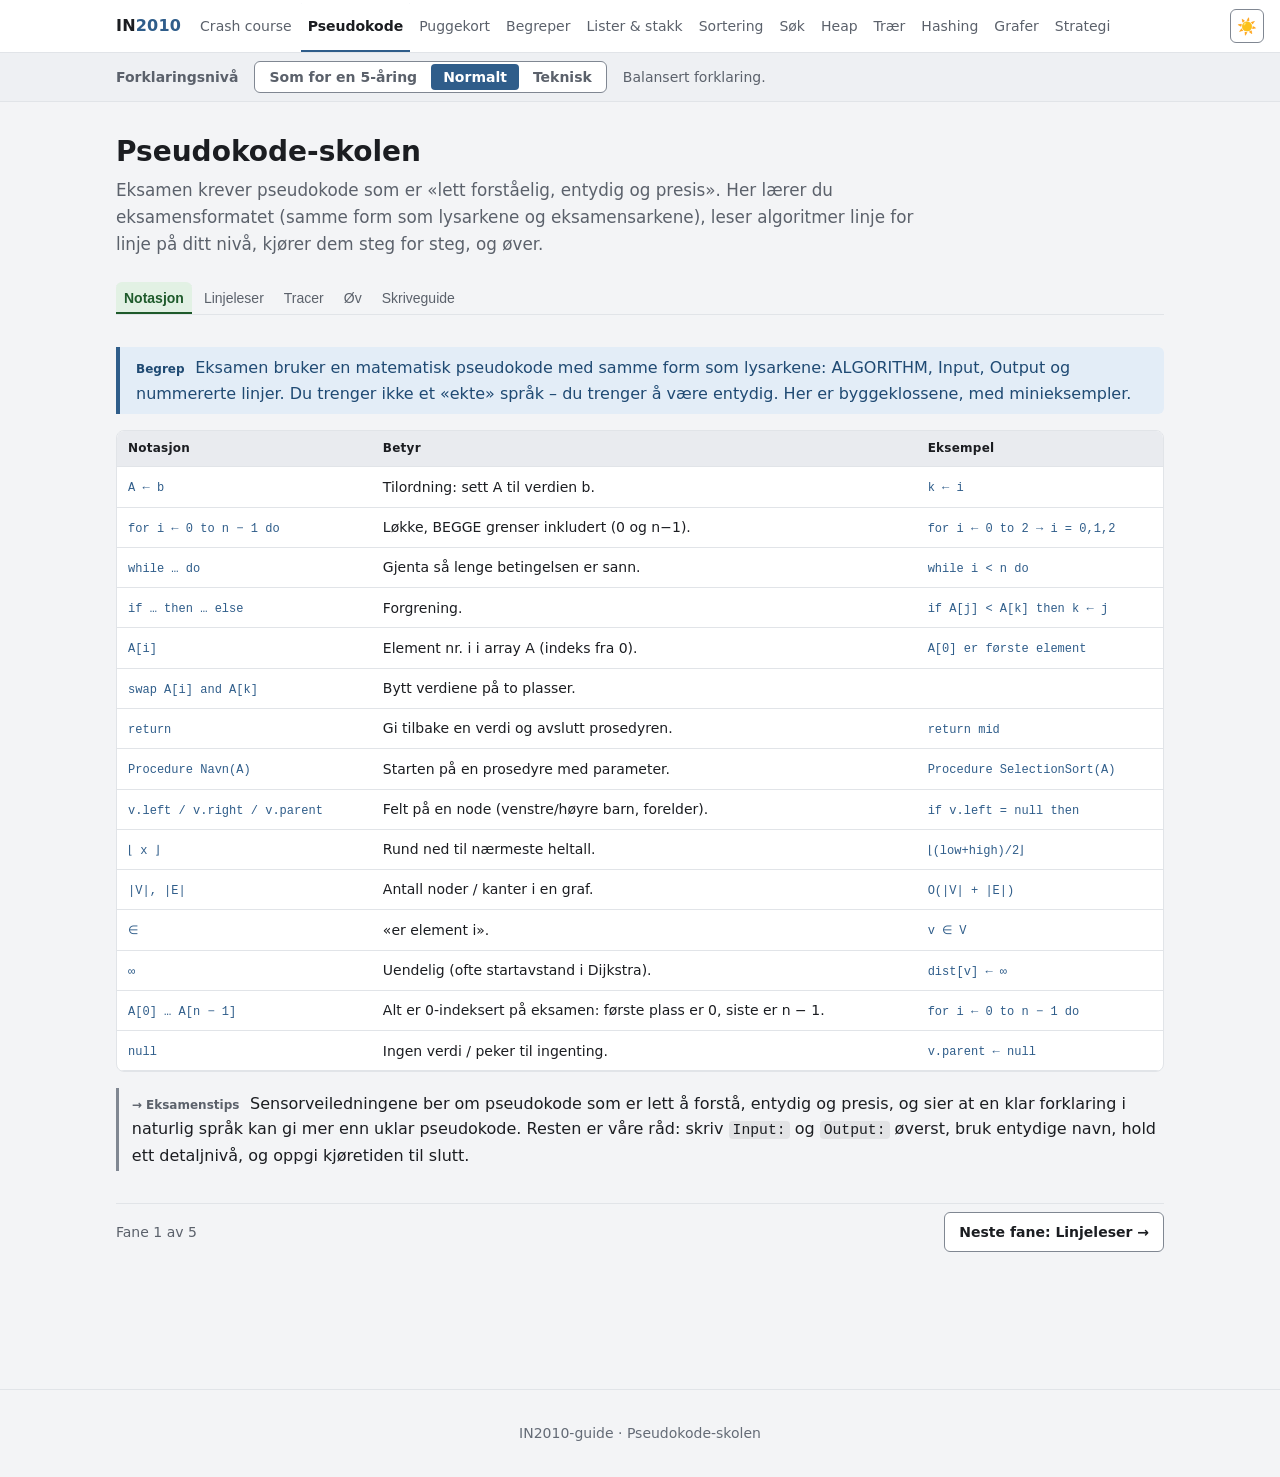
<file: pseudokode.html>
<!doctype html>
<html lang="nb">
<head>
  <meta charset="utf-8">
  <link rel="icon" href="data:,">
  <meta name="viewport" content="width=device-width, initial-scale=1">
  <title>Pseudokode-skolen · IN2010</title>
  <meta name="description" content="Lær eksamensformatet for pseudokode: notasjon, linjeleser, tracer og øving.">
  <script>(function(){try{var d=document.documentElement;var t=localStorage.getItem('in-theme');if(t!=='dark'&&t!=='system')t='light';if(t!=='system')d.setAttribute('data-theme',t);var l=localStorage.getItem('in-level');if(l!=='eli5'&&l!=='teknisk')l='normal';d.setAttribute('data-level',l);}catch(e){document.documentElement.setAttribute('data-theme','light');document.documentElement.setAttribute('data-level','normal');}})();</script>
  <link rel="stylesheet" href="assets/css/styles.css?v=20261127g">
  <link rel="stylesheet" href="assets/css/begrep-tips.css?v=20261127g">
</head>
<body data-page="pseudokode">
  <a class="skip-link" href="#main">Hopp til innhold</a>
  <header id="topnav"></header>

  <main id="main" class="wrap">
    <div class="pagehead">
      <h1>Pseudokode-skolen</h1>
      <p class="lead">Eksamen krever pseudokode som er «lett forståelig, entydig og presis». Her lærer du
        eksamensformatet (samme form som lysarkene og eksamensarkene), leser algoritmer linje for linje på ditt nivå, kjører dem
        steg for steg, og øver.</p>
    </div>

    <div class="tabs" role="tablist" aria-label="Underemner">
      <button data-tab="notasjon">Notasjon</button>
      <button data-tab="linjeleser">Linjeleser</button>
      <button data-tab="tracer">Tracer</button>
      <button data-tab="ov">Øv</button>
      <button data-tab="skriveguide">Skriveguide</button>
    </div>

    <!-- ===================== NOTASJON ===================== -->
    <section data-panel="notasjon">
      <div class="callout begrep"><span class="lbl">Begrep</span>
        Eksamen bruker en matematisk pseudokode med samme form som lysarkene: ALGORITHM, Input, Output og nummererte linjer. Du trenger ikke et «ekte» språk –
        du trenger å være entydig. Her er byggeklossene, med minieksempler.</div>

      <div class="table-wrap">
        <table>
          <thead><tr><th>Notasjon</th><th>Betyr</th><th>Eksempel</th></tr></thead>
          <tbody id="notasjon-tbody"></tbody>
        </table>
      </div>

      <div class="callout snarvei"><span class="lbl">Eksamenstips</span>
        Sensorveiledningene ber om pseudokode som er lett å forstå, entydig og presis, og sier at en klar
        forklaring i naturlig språk kan gi mer enn uklar pseudokode. Resten er våre råd: skriv
        <code>Input:</code> og <code>Output:</code> øverst, bruk entydige navn, hold ett detaljnivå, og
        oppgi kjøretiden til slutt.</div>
    </section>

    <!-- ===================== LINJELESER ===================== -->
    <section data-panel="linjeleser">
      <p class="muted small">Velg en algoritme. Klikk en linje (eller bruk <span class="kbd">↑</span>
        <span class="kbd">↓</span>) for forklaring. Bryteren i forklaringsboksen styrer nivået bare for
        dette feltet.</p>
      <div class="btn-row" id="ll-picker" role="group" aria-label="Velg algoritme"></div>
      <h3 id="ll-title"></h3>
      <div id="ll-explainer"></div>
      <div id="ll-bigo"></div>
    </section>

    <!-- ===================== TRACER ===================== -->
    <section data-panel="tracer">
      <p class="muted small">Kjør Selection sort på et lite array. Søylene viser arrayet; pseudokoden
        lyser i takt. (Flere sorteringer kjører du på <a href="01-sortering.html">Sortering-siden</a>.)</p>
      <div class="grid cols-2">
        <div>
          <div id="tr-player"></div>
        </div>
        <div>
          <div id="tr-pseudo"></div>
        </div>
      </div>
    </section>

    <!-- ===================== ØV ===================== -->
    <section data-panel="ov">
      <h3>Sorter linjene (Parsons)</h3>
      <p class="muted small">Dra linjene i riktig rekkefølge. Innrykket kan du justere selv, men det er bare rekkefølgen som sjekkes.</p>
      <div class="btn-row" id="pa-picker" role="group" aria-label="Velg algoritme for Parsons"></div>
      <div id="pa-host"></div>

      <hr>
      <h3>Forutsi neste steg</h3>
      <div id="quiz-forutsi"></div>

      <hr>
      <h3>Finn feilen</h3>
      <p class="muted small">Én linje er endret fra korrekt Selection sort. Klikk linja du tror er feil.</p>
      <div id="ff-host"></div>
      <div id="ff-status" class="muted small" aria-live="polite" style="margin-top:.4rem"></div>
    </section>

    <!-- ===================== SKRIVEGUIDE ===================== -->
    <section data-panel="skriveguide">
      <div class="callout eli5"><span class="lbl">5-åring: en oppskrift som følges bokstavelig</span>
        Tenk at du forklarer en oppskrift til noen som skal følge den helt bokstavelig. Da må du være
        tydelig: hva har du (Input), hva skal du ende med (Output), og hvert steg uten «skjønn».</div>

      <h3>Oppskrift for god eksamens-pseudokode</h3>
      <ol>
        <li><b>Input / Output først.</b> Skriv hva prosedyren får inn og hva den gir ut.</li>
        <li><b>Entydige navn.</b> <code>minste</code>, ikke <code>m</code> hvis det er uklart.</li>
        <li><b>Ett detaljnivå.</b> Ikke bland høynivå og lavnivå i samme prosedyre.</li>
        <li><b>Redegjør for antagelser.</b> «Jeg antar at <code>BinarySearch</code> returnerer indeksen.»</li>
        <li><b>Bruk pensumkall som byggeklosser</b> – med en «sikringssetning» ved siden av.</li>
        <li><b>Oppgi kjøretiden til slutt</b>, i stor O.</li>
      </ol>

      <div class="grid cols-2">
        <div class="card">
          <h4 style="margin-top:.2rem">Uklar (trekker)</h4>
          <div class="pseudo" id="sg-bad"></div>
        </div>
        <div class="card">
          <h4 style="margin-top:.2rem">Presis (full score)</h4>
          <div class="pseudo" id="sg-good"></div>
        </div>
      </div>

      <div class="callout snarvei"><span class="lbl">Snarvei</span>
        «Jeg bruker <code>MergeSort(A)</code> som er stabil og O(n log n) i verste tilfelle.» –
        Tre krav når du bruker et pensumkall som snarvei: si hva kallet returnerer, sjekk at kjøretiden holder
        kravet i oppgaven, og oppgi kjøretiden. Mer i <a href="07-strategi.html">Strategi-blokken</a>.</div>
    </section>
  </main>

  <footer class="footer">IN2010-guide · Pseudokode-skolen</footer>

  <script src="assets/js/core.js?v=20261127g"></script>
  <script src="assets/js/symboler.js?v=20261127g"></script>
  <script src="assets/js/begreper-data.js?v=20261127g"></script>
  <script src="assets/js/begrep-tips.js?v=20261127g"></script>
  <script src="assets/js/pseudocode.js?v=20261127g"></script>
  <script src="assets/js/stepplayer.js?v=20261127g"></script>
  <script src="assets/js/varline.js?v=20261127g"></script>
  <script src="assets/js/viz-bars.js?v=20261127g"></script>
  <script src="assets/js/data-algos.js?v=20261127g"></script>
  <script>
  (function () {
    var IN = window.IN, el = IN.el, qs = IN.qs;

    /* ---- Notasjon ---- */
    var NOT = [
      ["A ← b", "Tilordning: sett A til verdien b.", "k ← i"],
      ["for i ← 0 to n − 1 do", "Løkke, BEGGE grenser inkludert (0 og n−1).", "for i ← 0 to 2 → i = 0,1,2"],
      ["while … do", "Gjenta så lenge betingelsen er sann.", "while i &lt; n do"],
      ["if … then … else", "Forgrening.", "if A[j] &lt; A[k] then k ← j"],
      ["A[i]", "Element nr. i i array A (indeks fra 0).", "A[0] er første element"],
      ["swap A[i] and A[k]", "Bytt verdiene på to plasser.", ""],
      ["return", "Gi tilbake en verdi og avslutt prosedyren.", "return mid"],
      ["Procedure Navn(A)", "Starten på en prosedyre med parameter.", "Procedure SelectionSort(A)"],
      ["v.left / v.right / v.parent", "Felt på en node (venstre/høyre barn, forelder).", "if v.left = null then"],
      ["⌊ x ⌋", "Rund ned til nærmeste heltall.", "⌊(low+high)/2⌋"],
      ["|V|, |E|", "Antall noder / kanter i en graf.", "O(|V| + |E|)"],
      ["∈", "«er element i».", "v ∈ V"],
      ["∞", "Uendelig (ofte startavstand i Dijkstra).", "dist[v] ← ∞"],
      ["A[0] … A[n − 1]", "Alt er 0-indeksert på eksamen: første plass er 0, siste er n − 1.", "for i ← 0 to n − 1 do"],
      ["null", "Ingen verdi / peker til ingenting.", "v.parent ← null"]
    ];
    var ntb = qs("#notasjon-tbody");
    NOT.forEach(function (r) {
      var tr = el("tr");
      tr.appendChild(el("td", { html: '<span class="mono">' + r[0] + "</span>" }));
      tr.appendChild(el("td", { text: r[1] }));
      tr.appendChild(el("td", { html: r[2] ? '<span class="mono">' + r[2] + "</span>" : "" }));
      ntb.appendChild(tr);
    });

    /* ---- Linjeleser ---- */
    var LL = [
      { id: "selectionSort", label: "Selection" },
      { id: "bubbleSort", label: "Bubble" },
      { id: "insertionSort", label: "Insertion" },
      { id: "gnomeSort", label: "Gnome" },
      { id: "binarySearch", label: "Binærsøk" },
      { id: "heapInsert", label: "HeapInsert" }
    ];
    var llPicker = qs("#ll-picker"), llTitle = qs("#ll-title");
    var llExp = qs("#ll-explainer"), llBig = qs("#ll-bigo");
    function showLL(id) {
      var algo = IN.algos[id];
      llTitle.textContent = algo.title;
      IN.pseudo.explainer(llExp, algo);
      IN.clear(llBig);
      var b = IN.pseudo.bigO(algo); if (b) llBig.appendChild(b);
      IN.qsa("button", llPicker).forEach(function (btn) {
        btn.classList.toggle("primary", btn.getAttribute("data-id") === id);
      });
    }
    LL.forEach(function (a, i) {
      llPicker.appendChild(el("button", { class: "btn sm", type: "button", "data-id": a.id, text: a.label,
        onclick: function () { showLL(a.id); } }));
    });
    showLL("selectionSort");

    /* ---- Tracer (Selection sort) ---- */
    var trHandle = IN.pseudo.render("#tr-pseudo", IN.algos.selectionSort, {});
    IN.stepPlayer("#tr-player", {
      generate: IN.gen.selectionSort,
      presets: { "5,1,4,2,8": [5, 1, 4, 2, 8], "nesten sortert": [1, 2, 4, 3, 5], "omvendt": [8, 5, 4, 2, 1] },
      render: function (step, ctx) { IN.vizBars(ctx.stage, step); },
      pseudo: trHandle,
      legend: [
        { cls: "default", label: "Usortert" }, { cls: "target", label: "Målplass i" },
        { cls: "min", label: "Minste k" }, { cls: "compare", label: "Skanner j" },
        { cls: "swap", label: "Byttet" }, { cls: "sorted", label: "Sortert" }
      ],
      initial: [5, 1, 4, 2, 8]
    });

    /* ---- Parsons ---- */
    var paPicker = qs("#pa-picker"), paHost = qs("#pa-host");
    var PA = [["selectionSort", "Selection"], ["gnomeSort", "Gnome"], ["binarySearch", "Binærsøk"], ["heapInsert", "HeapInsert"]];
    function showPA(id) {
      IN.pseudo.parsons(paHost, IN.algos[id]);
      IN.qsa("button", paPicker).forEach(function (b) { b.classList.toggle("primary", b.getAttribute("data-id") === id); });
    }
    PA.forEach(function (a) { paPicker.appendChild(el("button", { class: "btn sm", type: "button", "data-id": a[0], text: a[1], onclick: function () { showPA(a[0]); } })); });
    showPA("selectionSort");

    /* ---- Forutsi-quiz ---- */
    IN.quiz("#quiz-forutsi", [
      { q: "I Selection sort på <span class='mono'>[5,1,4,2,8]</span>: hva er <span class='mono'>k</span> (indeks for minste) etter at indre løkke er ferdig for <span class='mono'>i = 0</span>?",
        options: ["0", "1", "3", "4"], answer: 1,
        explain: "Minste verdi er 1 på indeks 1, så k = 1. Deretter byttes A[0] og A[1]." },
      { q: "Hvor mange bytter gjør Selection sort <b>totalt</b> på et array med n elementer (verste tilfelle)?",
        options: ["O(1)", "O(n)", "O(n log n)", "O(n²)"], answer: 1,
        explain: "Høyst ett bytte per ytre runde (byttet hoppes over når det minste alt står på plass i), altså høyst n − 1 bytter → O(n), selv om det er O(n²) sammenligninger." },
      { q: "Bubble sort slik den står i forelesningen (uten tidlig stopp), på et allerede sortert array, bruker …",
        options: ["O(n) tid (én runde uten bytter)", "O(n log n)", "O(n²) uansett", "O(log n)"], answer: 2,
        explain: "Kursets versjon går alltid alle n − 1 rundene og gjør n(n − 1)/2 sammenligninger, også når ingenting byttes. Det blir O(n²). Legger du selv til et flagg som stopper når en runde ikke bytter noe, blir beste tilfelle O(n). Det er en valgfri forbedring." }
    ]);

    /* ---- Finn feilen ---- */
    (function () {
      var orig = IN.algos.selectionSort;
      var faulty = { title: orig.title, name: orig.name, params: orig.params, input: orig.input, output: orig.output,
        lines: orig.lines.map(function (l) { return { code: l.code, indent: l.indent }; }) };
      var badLine = 4; // display-linje: "for j ← i + 1 to n − 1 do"
      faulty.lines[2].code = "for j ← i + 1 to n − 2 do"; // ekte feil: hopper over siste element
      var h = IN.pseudo.render("#ff-host", faulty, { interactive: true });
      var status = qs("#ff-status"), solved = false;
      h.onLineClick(function (n) {
        if (solved) return;
        if (n === badLine) {
          h.select(n); solved = true;
          status.innerHTML = "✓ Riktig! Den skal være <span class='mono'>for j ← i + 1 to n − 1 do</span>. " +
            "Med <span class='mono'>n − 2</span> ser den indre løkka aldri på det siste elementet. Hvis det minste gjenværende tallet ligger bakerst, blir det aldri sammenlignet og aldri valgt – og arrayet kan ende usortert.";
        } else {
          status.textContent = "Ikke den linja – prøv igjen.";
        }
      });
    })();

    /* ---- Skriveguide før/etter ---- */
    IN.pseudo.render("#sg-bad", {
      name: "Finn", params: "A, x", input: "", output: "",
      lines: [
        { code: "gå gjennom A og let etter x", indent: 1 },
        { code: "hvis du finner den, si fra", indent: 1 }
      ]
    }, { head: false });
    IN.pseudo.render("#sg-good", {
      name: "Finn", params: "A, x",
      input: "Et array A med n elementer og et element x",
      output: "Indeksen til x, eller −1",
      lines: [
        { code: "for i ← 0 to n − 1 do", indent: 1 },
        { code: "if A[i] = x then", indent: 2 },
        { code: "return i", indent: 3 },
        { code: "return −1", indent: 1 }
      ]
    });
  })();
  </script>
</body>
</html>
</file>
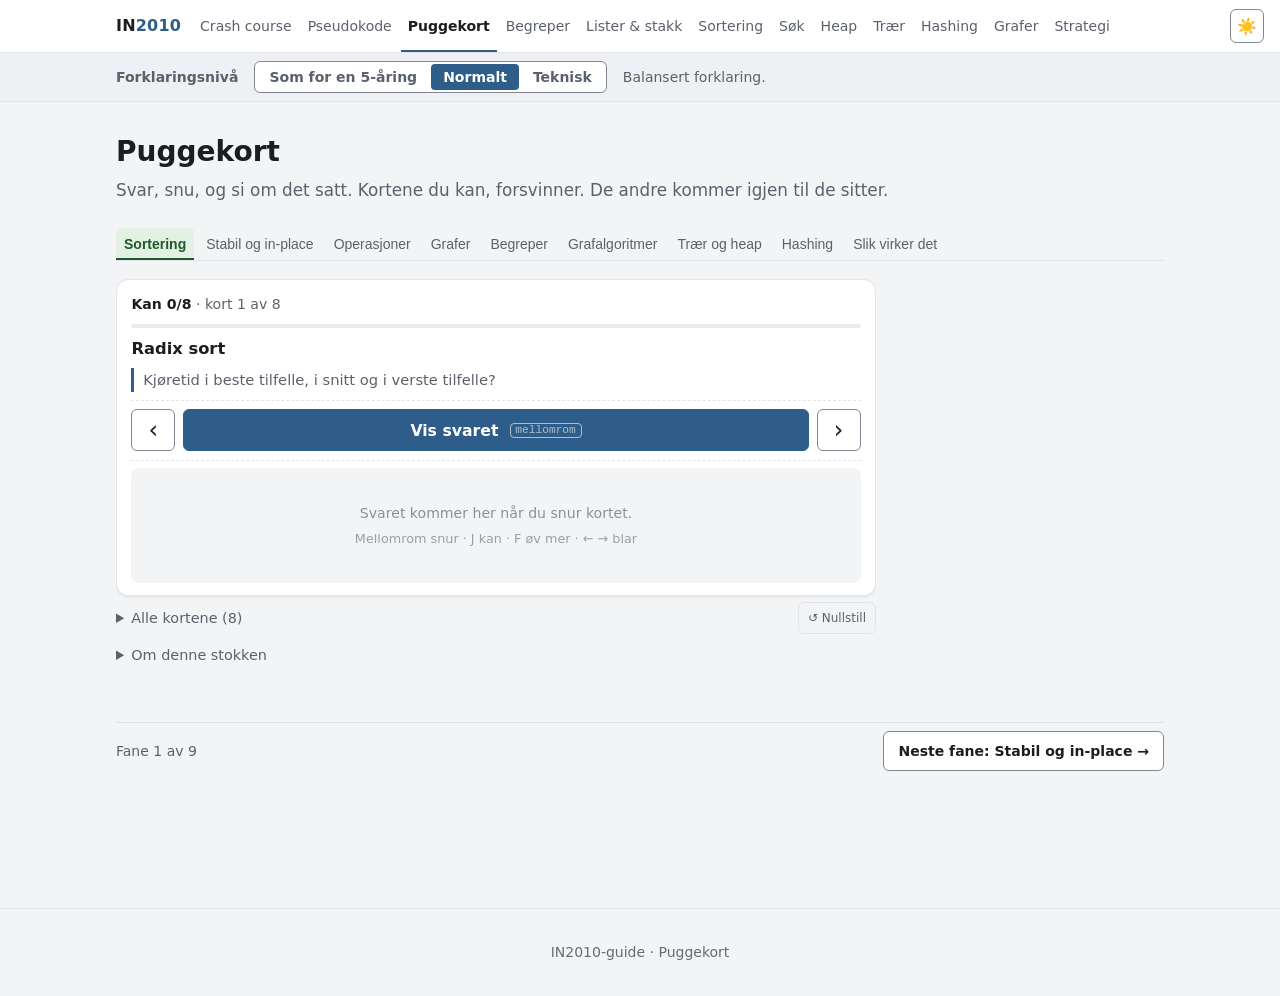
<file: pugg.html>
<!doctype html>
<html lang="nb">
<head>
  <meta charset="utf-8">
  <link rel="icon" href="data:,">
  <meta name="viewport" content="width=device-width, initial-scale=1">
  <title>Puggekort · IN2010</title>
  <meta name="description" content="Puggekort i IN2010: kjøretider for sortering, operasjoner og grafalgoritmer, stabil og in-place, og begreper. Kortene du kan forsvinner, de andre kommer igjen til de sitter.">
  <script>(function(){try{var d=document.documentElement;var t=localStorage.getItem('in-theme');if(t!=='dark'&&t!=='system')t='light';if(t!=='system')d.setAttribute('data-theme',t);var l=localStorage.getItem('in-level');if(l!=='eli5'&&l!=='teknisk')l='normal';d.setAttribute('data-level',l);}catch(e){document.documentElement.setAttribute('data-theme','light');document.documentElement.setAttribute('data-level','normal');}})();</script>
  <link rel="stylesheet" href="assets/css/styles.css?v=20261127g">
  <style>
    /* Puggekort: sidespesifikt */
    .pg { max-width: 760px; outline: none; }
    .pg [hidden] { display: none !important; }
    .pg { overflow-x: hidden; overflow-x: clip; padding-bottom: 2px; }
    .pg-kort { touch-action: pan-y; will-change: transform; }
    /* Ingen egne sideveis-rulleflater inne i kortet: de tar over sveipet (pointercancel).
       Skjemaene brytes i stedet for å rulle, figurene skaleres til bredden. */
    .pg-kort * { touch-action: pan-y; }
    .pg-kort .exam-fig, .pg-kort .exam-fig-h { overflow: visible; }
    .pg-kort .pg-pre { overflow: visible; white-space: pre-wrap; overflow-wrap: anywhere; }
    @media (pointer: coarse) { .pg-kort { -webkit-user-select: none; user-select: none; -webkit-touch-callout: none; } }
    .pg-plass { flex-direction: column; gap: .25rem; }
    .pg-plass-pc, .pg-plass-mob { font-size: .8rem; opacity: .85; }
    .pg-plass-mob { display: none; }
    @media (hover: none) and (pointer: coarse) { .pg-plass-pc { display: none; } .pg-plass-mob { display: inline; } }
    /* Kortet: topplinje, fremdrift, spørsmål, fast knapperad, svar */
    .pg-kort { position: relative; border: 1px solid var(--color-outline-variant); border-radius: 12px; background: var(--color-surface-container-lowest);
      color: var(--color-on-surface); padding: .55rem .9rem .7rem; box-shadow: 0 1px 3px rgba(0,0,0,.08); }
    .pg-topp { display: flex; flex-wrap: wrap; gap: .35rem .8rem; align-items: center; justify-content: space-between; min-height: 30px; }
    .pg-status { font-size: .88rem; color: var(--color-on-surface-variant); font-variant-numeric: tabular-nums; white-space: nowrap; }
    .pg-status b { color: var(--color-on-surface); }
    .pg-dir { display: inline-flex; border: 1px solid var(--color-outline-variant); border-radius: 999px; overflow: hidden; }
    .pg-dir button { font: inherit; font-size: .8rem; padding: .22rem .65rem; border: 0; background: transparent; color: var(--color-on-surface-variant); cursor: pointer; }
    .pg-dir button + button { border-left: 1px solid var(--color-outline-variant); }
    .pg-dir button[aria-pressed="true"] { background: var(--color-primary-container); color: var(--color-on-surface); font-weight: 600; }
    .pg-dir button:focus-visible { outline: 2px solid var(--color-primary); outline-offset: -2px; }
    .pg-bar { height: 4px; border-radius: 2px; background: var(--color-surface-container-high, var(--color-surface-container)); overflow: hidden; margin: .35rem 0 .5rem; }
    .pg-bar > span { display: block; height: 100%; width: 0; background: var(--color-tone-ok, var(--color-primary)); transition: width .25s; }
    .pg-side { overflow-wrap: anywhere; box-sizing: border-box; }
    .pg-for { display: flex; flex-direction: column; justify-content: center; }
    .pg-tekst { font-size: 1.02rem; line-height: 1.5; }
    .pg-tekst p { margin: .25rem 0; }
    .pg-tekst ol { margin: .25rem 0 .25rem 1.3rem; padding: 0; }
    .pg-etter { font-size: .9rem; color: var(--color-on-surface-variant); margin-top: .25rem; }
    .pg-spm { margin: .45rem 0 0; padding: .1rem 0 .1rem .55rem; border-left: 3px solid var(--color-primary);
      font-size: .92rem; font-weight: 500; line-height: 1.4; color: var(--color-on-surface-variant); }
    .pg-fig { margin: 0; }
    .pg-fig .exam-fig-h svg { max-width: 100%; max-height: 200px; width: auto; height: auto; display: block; margin: 0 auto; }
    .pg-pre { font-family: var(--font-mono, ui-monospace, monospace); font-size: 13.5px; line-height: 1.45; padding: .45rem .7rem; margin: .2rem 0;
      border-radius: 8px; background: var(--color-surface-container); border: 1px solid var(--color-outline-variant); overflow-x: auto; white-space: pre; }
    .pg-tegn { font-family: var(--font-mono, ui-monospace, monospace); font-size: 1.6rem; display: inline-block; padding: .2rem 0; }
    .pg-tegn sub { font-size: .55em; }
    .pg-kilde { margin: .35rem 0 0; font-size: .78rem; color: var(--color-on-surface-variant); }
    .pg-ferdig { text-align: center; }
    /* Knapperaden står fast mellom spørsmål og svar; samme høyde i alle tilstander */
    .pg-knapper { display: grid; grid-template-columns: 44px 1fr 1fr 44px; gap: .5rem; padding: .55rem 0; margin: .45rem 0;
      border-top: 1px dashed var(--color-outline-variant); border-bottom: 1px dashed var(--color-outline-variant); }
    .pg-knapper .btn { min-height: 42px; margin: 0; font-size: .98rem; font-weight: 600; justify-content: center; }
    .pg-knapper .pg-snu { grid-column: 2 / 4; }
    .pg-knapper .pg-nav { min-width: 0; padding: 0; font-size: 1.5rem; line-height: 1; font-weight: 400; }
    .pg-knapper .pg-nav:disabled { opacity: .35; cursor: default; }
    .pg-kan { background: var(--color-tone-ok); color: var(--color-on-tone-ok); border-color: transparent; }
    .pg-knapper kbd { font: 500 .7rem var(--font-mono, ui-monospace, monospace); padding: .05rem .3rem; margin-left: .45rem; border-radius: 4px;
      border: 1px solid currentColor; opacity: .6; }
    @media (hover: none), (max-width: 420px) { .pg-knapper kbd { display: none; } }
    .pg-plass { height: 100%; min-height: 3rem; display: flex; align-items: center; justify-content: center; text-align: center;
      font-size: .88rem; color: var(--color-on-surface-variant); opacity: .7; border-radius: 8px; background: var(--color-surface-container); }
    .pg-bak .pg-plass { position: absolute; inset: 0; }
    .pg-bak { position: relative; min-height: 3rem; }
    /* Under kortet: liste, nullstill og forklaring */
    .pg-bunn { display: flex; align-items: center; justify-content: space-between; gap: .5rem; margin: .4rem 0 0; }
    .pg-liste > summary { cursor: pointer; font-size: .9rem; padding: .3rem 0; color: var(--color-on-surface-variant); }
    .pg-liste-inn { margin: .2rem 0 .6rem; }
    .pg-liste-ul { list-style: none; padding: 0; margin: 0; }
    .pg-liste-ul li { display: flex; gap: .6rem; align-items: center; justify-content: space-between; padding: .3rem .2rem; border-bottom: 1px solid var(--color-outline-variant); font-size: .9rem; }
    .pg-li-kan .pg-li-t { color: var(--color-on-surface-variant); }
    .pg-li-t code, .pg-li-t .pg-tegn { font-size: 1em; padding: 0; }
    .pg-forkl { margin: .3rem 0 1rem; }
    .pg-forkl > summary { cursor: pointer; font-size: .9rem; padding: .3rem 0; color: var(--color-on-surface-variant); }
    .pg-intro p { margin: .3rem 0; }
  </style>
</head>
<body data-page="pugg">
  <a class="skip-link" href="#main">Hopp til innhold</a>
  <header id="topnav"></header>

  <main id="main" class="wrap">
    <div class="pagehead">
      <h1>Puggekort</h1>
      <p class="lead">Svar, snu, og si om det satt. Kortene du kan, forsvinner. De andre kommer igjen til de sitter.</p>
    </div>

    <div class="tabs" role="tablist" aria-label="Kortstokker">
      <button data-tab="sortering-tid">Sortering</button>
      <button data-tab="stabil">Stabil og in-place</button>
      <button data-tab="operasjoner">Operasjoner</button>
      <button data-tab="grafer-tid">Grafer</button>
      <button data-tab="begreper">Begreper</button>
      <button data-tab="grafer-krav">Grafalgoritmer</button>
      <button data-tab="trer-heap">Trær og heap</button>
      <button data-tab="hashing-regler">Hashing</button>
      <button data-tab="om">Slik virker det</button>
    </div>

    <section data-panel="sortering-tid"><div id="pugg-sortering-tid"></div></section>
    <section data-panel="stabil" hidden><div id="pugg-stabil"></div></section>
    <section data-panel="operasjoner" hidden><div id="pugg-operasjoner"></div></section>
    <section data-panel="grafer-tid" hidden><div id="pugg-grafer-tid"></div></section>
    <section data-panel="begreper" hidden><div id="pugg-begreper"></div></section>
    <section data-panel="grafer-krav" hidden><div id="pugg-grafer-krav"></div></section>
    <section data-panel="trer-heap" hidden><div id="pugg-trer-heap"></div></section>
    <section data-panel="hashing-regler" hidden><div id="pugg-hashing-regler"></div></section>
    <section data-panel="om" hidden>
      <h3>Slik virker puggekortene</h3>
      <ul>
        <li><b>Vis svaret</b> (eller mellomrom) snur kortet. Svar før du snur, ellers lurer du bare deg selv.</li>
        <li><b>✓ Kan den</b> (J) tar kortet ut av bunken. Det huskes i denne nettleseren til du nullstiller.</li>
        <li><b>↻ Øv mer</b> (F) legger kortet tilbake noen plasser lenger ned, så det kommer igjen snart.</li>
        <li><b>‹ og ›</b> (piltastene, eller sveip på mobil) blar til forrige eller neste kort uten å svare.</li>
        <li><b>Nullstill kortstokken</b> tar alle kortene inn igjen. Under «Alle kortene i stokken» kan du også ta tilbake enkeltkort.</li>
        <li>Begreper kan øves begge veier, og hver retning huskes for seg.</li>
        <li>Kjøretidene og forklaringene hentes fra de samme dataene som resten av guiden. Blir noe rettet, kommer kortet tilbake i bunken av seg selv.</li>
      </ul>
      <p>Hvorfor kjøretidene er som de er, står på sidene <a href="01-sortering.html">Sortering</a>, <a href="lister.html">Lister &amp; stakk</a>,
        <a href="03-heap.html">Heap</a>, <a href="04-traer.html">Trær</a>, <a href="05-hashing.html">Hashing</a> og <a href="06-grafer.html">Grafer</a>.
        Ordlista ligger på <a href="00-begreper.html#fane=ordliste">Begreper</a>.</p>
    </section>
  </main>

  <footer class="footer">IN2010-guide · Puggekort</footer>

  <script src="assets/js/core.js?v=20261127g"></script>
  <script src="assets/js/symboler.js?v=20261127g"></script>
  <script src="assets/js/begreper-data.js?v=20261127g"></script>
  <script src="assets/js/data-algos.js?v=20261127g"></script>
  <script src="assets/js/data-heap.js?v=20261127g"></script>
  <script src="assets/js/data-grafer.js?v=20261127g"></script>
  <script src="assets/js/data-hashing.js?v=20261127g"></script>
  <script src="assets/js/data-traer.js?v=20261127g"></script>
  <script src="assets/js/data-lister.js?v=20261127g"></script>
  <script src="assets/js/data-sok.js?v=20261127g"></script>
  <script src="assets/js/pugg.js?v=20261127g"></script>
  <script src="assets/js/data-pugg.js?v=20261127g"></script>
  <script src="assets/js/data-pugg-hand.js?v=20261127g"></script>
  <script>
  (function () {
    "use strict";
    var IN = window.IN;
    if (!IN || !IN.pugg || !IN.PUGG) return;
    IN.PUGG.forEach(function (deck) {
      var h = document.getElementById("pugg-" + deck.id);
      if (h) IN.pugg(h, deck, { side: "pugg" });
    });
  })();
  </script>
</body>
</html>
</file>
<file: assets/css/styles.css>
/* ============================================================
   IN2010 – interaktiv eksamensguide · felles designsystem
   Fargepalett og menydesign adaptert fra vegardjorg/ravenseat
   (MIT, eget repo). Material-aktig nøytral palett, lys + mørk.
   Virker fra file:// og GitHub Pages. Ingen avhengigheter.
   ============================================================ */

/* ---------- Fargetokens: LYS (standard) ---------- */
:root {
  color-scheme: light;
  --color-primary: #2f5d8a;
  --color-on-primary: #ffffff;
  --color-primary-container: #d3e3f5;
  --color-on-primary-container: #0b2a47;
  --color-secondary: #55606e;
  --color-secondary-container: #dde3ea;
  --color-on-secondary-container: #1a2430;
  --color-tertiary: #6a5089;
  --color-tertiary-container: #ece0f7;
  --color-on-tertiary-container: #2a1446;
  --color-error: #b3261e;
  --color-error-container: #f9dedc;
  --color-on-error-container: #410e0b;
  --color-surface: #f8f9fb;
  --color-on-surface: #1b1d21;
  --color-on-surface-variant: #5b616b;
  --color-surface-container-lowest: #ffffff;
  --color-surface-container-low: #f3f4f6;
  --color-surface-container: #eef0f3;
  --color-surface-container-high: #e9ebef;
  --color-outline: #808792;
  --color-outline-variant: #e1e4e8;
  --color-placeholder: #646b76;
  --color-tone-info: #e3edf7;        --color-on-tone-info: #1f4a73;
  --color-tone-ok: #e2f1e4;          --color-on-tone-ok: #1e5a2b;
  --color-tone-warn: #fbefd2;        --color-on-tone-warn: #6b4a00;
  --color-tone-danger: #fbe4e2;      --color-on-tone-danger: #8c1d18;
  --color-tone-heavy: #efe8f8;       --color-on-tone-heavy: #4e3577;
  --color-tone-caution: #fddcbf;     --color-on-tone-caution: #8a3a00;

  /* visualiseringsfarger (lys) */
  --c-default: #2f5d8a;
  --c-compare: #b9770a;
  --c-min:     #8e3b6e;
  --c-swap:    #b3261e;
  --c-sorted:  #2e7d32;
  --c-target:  #3f84cf;
}

/* ---------- Fargetokens: MØRK (følger systemet, med mindre toggle = lys) ---------- */
@media (prefers-color-scheme: dark) {
  :root:not([data-theme="light"]) {
    color-scheme: dark;
    --color-primary: #8fb8e6;
    --color-on-primary: #0b2a47;
    --color-primary-container: #1d4469;
    --color-on-primary-container: #d3e3f5;
    --color-secondary: #bcc6d2;
    --color-secondary-container: #3a4552;
    --color-on-secondary-container: #dde3ea;
    --color-tertiary: #d0bcf0;
    --color-tertiary-container: #4f3770;
    --color-on-tertiary-container: #ece0f7;
    --color-error: #f2b8b5;
    --color-error-container: #8c1d18;
    --color-on-error-container: #f9dedc;
    --color-surface: #181b1f;
    --color-on-surface: #e3e5e9;
    --color-on-surface-variant: #a3a9b3;
    --color-surface-container-lowest: #1c1f24;
    --color-surface-container-low: #141619;
    --color-surface-container: #212429;
    --color-surface-container-high: #262a30;
    --color-outline: #6e7580;
    --color-outline-variant: #2e333a;
    --color-placeholder: #9aa0a9;
    --color-tone-info: #1e3550;      --color-on-tone-info: #c4dcf5;
    --color-tone-ok: #1d3a22;        --color-on-tone-ok: #bfe3c3;
    --color-tone-warn: #3d3014;      --color-on-tone-warn: #f3d9a0;
    --color-tone-danger: #4a1c1a;    --color-on-tone-danger: #f6c9c6;
    --color-tone-heavy: #352a4d;     --color-on-tone-heavy: #dccdf5;
    --color-tone-caution: #4d2a0f;   --color-on-tone-caution: #ffc999;

    --c-default: #6f9fd0;
    --c-compare: #e0a94e;
    --c-min:     #e08cbd;
    --c-swap:    #f2857f;
    --c-sorted:  #81c784;
    --c-target:  #8ab8f0;
  }
}

/* ---------- Fargetokens: MØRK via toggle (uansett system) ---------- */
:root[data-theme="dark"] {
  color-scheme: dark;
  --color-primary: #8fb8e6;
  --color-on-primary: #0b2a47;
  --color-primary-container: #1d4469;
  --color-on-primary-container: #d3e3f5;
  --color-secondary: #bcc6d2;
  --color-secondary-container: #3a4552;
  --color-on-secondary-container: #dde3ea;
  --color-tertiary: #d0bcf0;
  --color-tertiary-container: #4f3770;
  --color-on-tertiary-container: #ece0f7;
  --color-error: #f2b8b5;
  --color-error-container: #8c1d18;
  --color-on-error-container: #f9dedc;
  --color-surface: #181b1f;
  --color-on-surface: #e3e5e9;
  --color-on-surface-variant: #a3a9b3;
  --color-surface-container-lowest: #1c1f24;
  --color-surface-container-low: #141619;
  --color-surface-container: #212429;
  --color-surface-container-high: #262a30;
  --color-outline: #6e7580;
  --color-outline-variant: #2e333a;
  --color-placeholder: #9aa0a9;
  --color-tone-info: #1e3550;      --color-on-tone-info: #c4dcf5;
  --color-tone-ok: #1d3a22;        --color-on-tone-ok: #bfe3c3;
  --color-tone-warn: #3d3014;      --color-on-tone-warn: #f3d9a0;
  --color-tone-danger: #4a1c1a;    --color-on-tone-danger: #f6c9c6;
  --color-tone-heavy: #352a4d;     --color-on-tone-heavy: #dccdf5;
  --color-tone-caution: #4d2a0f;   --color-on-tone-caution: #ffc999;

  --c-default: #6f9fd0;
  --c-compare: #e0a94e;
  --c-min:     #e08cbd;
  --c-swap:    #f2857f;
  --c-sorted:  #81c784;
  --c-target:  #8ab8f0;
}

/* ---------- Geometri/typografi + semantiske broer (temauavhengig) ---------- */
:root {
  --radius: 4px;
  --radius-md: 6px;
  --radius-lg: 8px;
  --text-xs: 12px; --text-sm: 14px; --text-md: 16px; --text-lg: 20px; --text-xl: 28px;
  --d-2xs: 2px; --d-xs: 4px; --d-sm: 8px; --d-md: 16px; --d-lg: 24px;
  --d-card: calc(var(--d-sm) + var(--d-xs));
  --state-hover: color-mix(in srgb, var(--color-on-surface) 8%, transparent);
  --state-press: color-mix(in srgb, var(--color-on-surface) 14%, transparent);
  --focus: 2px solid var(--color-primary);
  --elevation: 0 4px 16px rgb(0 0 0 / 0.16);
  --maxw: 1080px;

  --font: ui-sans-serif, system-ui, -apple-system, "Segoe UI", Roboto, Helvetica, Arial, sans-serif;
  --font-serif: Georgia, Cambria, "Times New Roman", serif;
  --font-mono: ui-monospace, "Cascadia Code", "SF Mono", Consolas, "Liberation Mono", Menlo, monospace;

  /* broer: eldre komponentnavn → tokens */
  --bg: var(--color-surface-container-low);
  --bg-deep: var(--color-surface);
  --panel: var(--color-surface-container-lowest);
  --panel-2: var(--color-surface-container-high);
  --border: var(--color-outline-variant);
  --border-soft: var(--color-outline-variant);
  --text: var(--color-on-surface);
  --muted: var(--color-on-surface-variant);
  --muted-2: var(--color-placeholder);
  --accent: var(--color-primary);
  --accent-lys: var(--color-primary);
}

/* ---------- Grunnlag ---------- */
* { box-sizing: border-box; }
html { scroll-behavior: smooth; }
body {
  margin: 0;
  background: var(--color-surface-container-low);
  color: var(--color-on-surface);
  font-family: var(--font);
  font-size: var(--text-md);
  line-height: 1.6;
  -webkit-text-size-adjust: 100%;
}
a { color: var(--color-primary); text-decoration: none; }
a:hover { text-decoration: underline; }
h1, h2, h3, h4 { line-height: 1.25; font-weight: 600; }
h1 { font-size: var(--text-xl); margin: 0 0 .3em; }
h2 { font-size: var(--text-lg); margin: 1.6em 0 .5em; }
h3 { font-size: 1.15rem; margin: 1.3em 0 .4em; }
p { margin: .6em 0; }
code { font-family: var(--font-mono); font-size: .92em; }
:focus-visible { outline: var(--focus); outline-offset: 2px; border-radius: var(--radius); }

/* ---------- Toppnavigasjon (underlinjefaner, ravenseat-stil) ---------- */
#topnav {
  position: sticky; top: 0; z-index: 50;
  background: var(--color-surface-container-lowest);
  border-bottom: 1px solid var(--color-outline-variant);
}
.nav-row {
  max-width: var(--maxw); margin: 0 auto;
  display: flex; align-items: center; gap: var(--d-sm);
  padding: 0 var(--d-md); padding-right: 54px;      /* plass til temaknappen ute til høyre */
}
.nav-inner {
  flex: 1 1 auto; min-width: 0;
  display: flex; align-items: center; gap: 2px;
  min-height: 52px;
  overflow-x: auto; scrollbar-width: none;      /* skjul slideren, behold rulling på smale skjermer */
}
.nav-inner::-webkit-scrollbar { display: none; }
.nav-brand {
  flex: none;                                   /* står fast utenfor den rullbare lenkeraden */
  font-weight: 600; font-size: var(--text-md); letter-spacing: .2px;
  margin-right: var(--d-xs); white-space: nowrap; color: var(--color-on-surface);
}
/* Mellombredde (laptop): strammere lenker, så hele menyen får plass uten rulling */
@media (max-width: 1320px) {
  #topnav .nav-inner a.navlink { padding: 0 7px; }
}
.nav-brand span { color: var(--color-primary); }
#topnav a.navlink {
  position: relative; white-space: nowrap;
  padding: 0 10px; height: 52px; display: inline-flex; align-items: center;
  color: var(--color-on-surface-variant); font-size: var(--text-sm); font-weight: 400;
  border-radius: var(--radius-md) var(--radius-md) 0 0;
}
#topnav a.navlink:hover {
  background-image: linear-gradient(var(--state-hover), var(--state-hover));
  color: var(--color-on-surface); text-decoration: none;
}
#topnav a.navlink.active {
  box-shadow: inset 0 -2px 0 var(--color-primary);
  color: var(--color-on-surface); font-weight: 600;
}
#topnav a.navlink.kommer { opacity: .5; pointer-events: none; }
#topnav a.navlink.kommer::after {
  content: "snart"; font-size: 10px; margin-left: var(--d-xs);
  background: var(--color-surface-container-high); color: var(--color-on-surface-variant);
  padding: 1px 5px; border-radius: var(--radius); font-weight: 600;
}
.theme-toggle {
  position: absolute; top: 50%; right: var(--d-md); transform: translateY(-50%); z-index: 2;
  flex: none; background: var(--color-surface-container-lowest); border: 1px solid var(--color-outline);
  color: var(--color-on-surface-variant); border-radius: var(--radius-md); cursor: pointer;
  width: 34px; height: 34px; display: inline-flex; align-items: center; justify-content: center; font-size: 16px;
}
.theme-toggle:hover { background-image: linear-gradient(var(--state-hover), var(--state-hover)); color: var(--color-on-surface); }

/* ---------- Hover-tooltip for pseudokodelinjer ---------- */
.pc-line.has-tip { cursor: help; }
.pc-line.has-tip:hover {
  background-image: linear-gradient(var(--state-hover), var(--state-hover));
  border-radius: var(--radius);
}
.pc-tip {
  position: absolute; z-index: 200; max-width: 340px;
  background: var(--color-surface-container-high); color: var(--color-on-surface);
  border: 1px solid var(--color-outline-variant); border-radius: var(--radius-md);
  padding: .5rem .6rem; font-size: var(--text-sm); line-height: 1.45;
  box-shadow: 0 6px 22px rgba(0, 0, 0, .22); pointer-events: none;
}
.pc-tip[hidden] { display: none; }

/* «Hvorfor n − 1 og ikke n?» – grenseforklaring på utvalgte linjer */
.pc-line.has-grense { grid-template-columns: 2.1rem 1fr auto; }
.pc-grense-mark {
  align-self: center; margin-left: .5rem; width: 1.05rem; height: 1.05rem; border-radius: 50%;
  display: inline-flex; align-items: center; justify-content: center;
  font-family: var(--font); font-size: 10px; font-weight: 700; line-height: 1;
  color: var(--color-on-tone-caution); background: var(--color-tone-caution);
  border: 1px solid color-mix(in srgb, var(--color-on-tone-caution) 45%, transparent);
}
.pc-grense {
  margin-top: .5rem; padding: .4rem .6rem; border-left: 3px solid var(--color-on-tone-caution);
  background: var(--color-tone-caution); color: var(--color-on-tone-caution);
  border-radius: 0 var(--radius) var(--radius) 0; font-size: var(--text-sm); line-height: 1.45;
  white-space: normal;
}
.pc-grense-q { display: block; font-weight: 700; margin-bottom: .15rem; }
/* Sammenligningstabellen: kompleksiteter («n log n») skal aldri brytes over flere linjer –
   heller la tabellen scrolle vannrett i .table-wrap på smal skjerm. */
.cmp-table td, .cmp-table th { white-space: nowrap; }
/* Generelle [data-tip]-tooltips (f.eks. sammenligningstabellen) */
td.has-tip, th.has-tip { cursor: help; }
td.has-tip:hover, td.has-tip:focus-visible, th.has-tip:hover, th.has-tip:focus-visible {
  background-image: linear-gradient(var(--state-hover), var(--state-hover));
}
th.has-tip { text-decoration: underline dotted; text-underline-offset: 3px;
  text-decoration-color: color-mix(in srgb, var(--color-on-surface) 40%, transparent); }

/* ---------- Eksamensoppgave (utvidbart kort) ----------
   Design: plan/gjennomgang/design-eksamenskort.md. Toppen er lik lukket og åpen; inne i kortet én
   fanerad med fast fargekode og høyst ett kantnivå (scenen/pseudokoden i demoen). */
.examtask {
  border: 1px solid var(--color-outline-variant); border-radius: var(--radius-lg);
  background: var(--color-surface-container-lowest); margin: var(--d-sm) 0; scroll-margin-top: var(--stick-h, 7.5rem);
}
.examtask + .examtask { margin-top: var(--d-sm); }
.examtask[open] { border-color: var(--color-outline); }
/* Flatt kort (crash course: inne i et steg) – ingen egen kant, bare skillelinjer */
.examtask.et-flat { border: 0; border-top: 1px solid var(--color-outline-variant); border-bottom: 1px solid var(--color-outline-variant); border-radius: 0; background: transparent; }
.examtask.et-flat + .examtask.et-flat { margin-top: 0; border-top: 0; }
.examtask.et-flat > .et-head { border-radius: 0; padding-left: .2rem; padding-right: .2rem; }
.examtask.et-flat .et-tabs, .examtask.et-flat .et-foot { margin-left: 0; margin-right: 0; }
.examtask.et-flat .et-pane { padding-left: .2rem; padding-right: .2rem; }

/* Toppen: år · oppgave · poeng | tittel | status | pil */
.et-head {
  display: grid; grid-template-columns: auto minmax(0, 1fr) auto auto;
  grid-template-areas: "meta title status chev"; align-items: center; gap: .25rem .75rem;
  padding: .65rem .9rem; cursor: pointer; list-style: none; border-radius: var(--radius-lg);
}
.et-head::-webkit-details-marker { display: none; }
.et-head:hover { background-image: linear-gradient(var(--state-hover), var(--state-hover)); }
.et-head:focus-visible { outline: var(--focus); outline-offset: -2px; }
.et-meta { grid-area: meta; display: inline-flex; align-items: center; gap: .45rem; font-size: var(--text-xs); color: var(--color-on-surface-variant); white-space: nowrap; }
.et-year {
  flex: none; font-weight: 700; font-size: var(--text-xs); letter-spacing: .3px;
  background: var(--color-primary); color: var(--color-on-primary, #fff);
  padding: 2px 8px; border-radius: var(--radius);
}
.et-pts { font-weight: 600; font-variant-numeric: tabular-nums; }
.et-title { grid-area: title; font-weight: 600; font-size: var(--text-md); color: var(--color-on-surface); min-width: 0; }
.et-status { grid-area: status; font-size: var(--text-xs); font-weight: 600; padding: 2px 8px; border-radius: 999px; white-space: nowrap; }
.et-status:empty { display: none; }
.et-status.ok { background: var(--color-tone-ok); color: var(--color-on-tone-ok); }
/* «Øv mer» er nøytral (gult betyr «fra eksamen/sensor»): flate, stiplet kant, ↻ */
.et-status.ovmer { background: var(--color-surface); color: var(--color-on-surface); border: 1px dashed var(--color-on-surface-variant); }
.et-sr { position: absolute; width: 1px; height: 1px; padding: 0; margin: -1px; overflow: hidden; clip: rect(0 0 0 0); white-space: nowrap; border: 0; }
.et-chev {
  grid-area: chev; width: 10px; height: 10px; margin: 0 .2rem;
  border-right: 2px solid var(--color-on-surface-variant); border-bottom: 2px solid var(--color-on-surface-variant);
  transform: rotate(45deg) translate(-2px, -2px); transition: transform .15s ease;
}
.examtask[open] > .et-head .et-chev { transform: rotate(225deg) translate(-2px, -2px); }
@media (prefers-reduced-motion: reduce) { .et-chev { transition: none; } }

/* Fanene inne i kortet: én rad, understrek, fast fargekode (eksisterende tone-farger):
   Oppgave = info (blå) · Steg for steg = heavy (lilla) · Løsning = ok (grønn) · Sensorveiledning = warn (gul).
   Prikken vises alltid; valgt fane får svak tonebakgrunn og strek i fargen, panelet en tynn strek øverst. */
.et-tabs {
  display: flex; gap: .15rem; margin: 0 .9rem; border-bottom: 1px solid var(--color-outline-variant);
  overflow-x: auto; scrollbar-width: none; scroll-margin-top: var(--stick-h, 7.5rem);
}
.et-tabs::-webkit-scrollbar { display: none; }
.et-fane {
  flex: none; background: none; border: 0; cursor: pointer; font: inherit; font-size: var(--text-sm);
  color: var(--color-on-surface-variant); padding: .55rem .7rem; min-height: 40px; white-space: nowrap;
  border-radius: var(--radius-md) var(--radius-md) 0 0;
}
.et-fane:hover { color: var(--color-on-surface); background-image: linear-gradient(var(--state-hover), var(--state-hover)); }
.et-fane:focus-visible { outline: var(--focus); outline-offset: -2px; }
.et-fane .et-fane-s { display: none; }
.et-fane.t-oppgave { --t-bg: var(--color-tone-info);  --t-fg: var(--color-on-tone-info); }
.et-fane.t-demo    { --t-bg: var(--color-tone-heavy); --t-fg: var(--color-on-tone-heavy); }
.et-fane.t-losning { --t-bg: var(--color-tone-ok);    --t-fg: var(--color-on-tone-ok); }
.et-fane.t-sensor  { --t-bg: var(--color-tone-warn);  --t-fg: var(--color-on-tone-warn); }
.et-fane::before { content: ""; display: inline-block; width: .55em; height: .55em; border-radius: 50%;
  margin-right: .4em; vertical-align: .05em; background: var(--t-fg, var(--color-outline)); }
.et-fane[aria-selected="true"] { font-weight: 600; background: var(--t-bg, transparent); color: var(--t-fg, var(--color-on-surface));
  box-shadow: inset 0 -2px 0 var(--t-fg, var(--color-primary)); }
.et-pane { padding: .8rem .9rem .9rem; min-width: 0; scroll-margin-top: var(--stick-h, 7.5rem); }
[role="tabpanel"].et-pane { padding: .8rem .9rem .9rem; }
.et-pane[hidden] { display: none; }
.et-pane:focus-visible { outline: var(--focus); outline-offset: -2px; }
/* Tonestrek øverst i panelet: on-tone-fargen (≥ 3:1 mot flaten), ikke den lyse tonen */
.et-pane.t-oppgave { box-shadow: inset 0 2px 0 var(--color-on-tone-info); }
.et-pane.t-demo    { box-shadow: inset 0 2px 0 var(--color-on-tone-heavy); }
.et-pane.t-losning { box-shadow: inset 0 2px 0 var(--color-on-tone-ok); }
.et-pane.t-sensor  { box-shadow: inset 0 2px 0 var(--color-on-tone-warn); }

/* Små overskrifter og ledetekst inne i en fane (ingen VERSAL-etiketter og striper) */
.et-h { margin: 1.1rem 0 .35rem; font-size: var(--text-sm); font-weight: 700; color: var(--color-on-surface); }
.et-pane > .et-h:first-child { margin-top: 0; }
.et-lead { margin: 0 0 .6rem; color: var(--color-on-surface-variant); font-size: var(--text-xs); }
.et-husk + .et-husk { margin-top: .5rem; }

/* Avvik fra eksamensarket: én linje med ⚠ i varselfarge, ingen boks */
.et-avvik { margin: .8rem 0 0; font-size: var(--text-xs); color: var(--color-on-tone-warn); }
.et-avvik ul { margin: .2rem 0 0; padding-left: 1.1rem; }
.et-avvik p { margin: 0; display: inline; }

/* Bunnlinje: kilde til venstre, «Hvordan gikk det?» til høyre */
.et-foot {
  display: flex; flex-wrap: wrap; align-items: center; justify-content: space-between; gap: .5rem 1rem;
  margin: 0 .9rem; padding: .55rem 0 .7rem; border-top: 1px solid var(--color-outline-variant);
}
.et-foot .et-kilde, .et-foot .et-fn { margin: 0; }
.et-src { min-width: 0; flex: 1 1 18rem; }
.et-src > * + * { margin-top: .15rem; }
.et-foot .et-self { margin: 0; padding: 0; border: 0; }

@media (max-width: 560px) {
  .et-head { grid-template-columns: minmax(0, 1fr) auto auto; grid-template-areas: "meta status chev" "title title title"; padding: .6rem .7rem; }
  .et-title { font-size: var(--text-sm); }
  .et-tabs { margin: 0 .5rem; }
  .et-fane { padding: .5rem .55rem; }
  .et-fane .et-fane-l { display: none; }
  .et-fane .et-fane-s { display: inline; }
  .et-pane, [role="tabpanel"].et-pane { padding: .7rem .7rem .8rem; }
  .et-foot { margin: 0 .7rem; }
  .examtask .sp-stage { padding: 8px; }
}
.et-content { font-size: var(--text-sm); line-height: 1.55; color: var(--color-on-surface); }
.et-content :first-child { margin-top: 0; }
.et-content :last-child { margin-bottom: 0; }
.et-content ol, .et-content ul { margin: .3rem 0; padding-left: 1.3rem; }
.et-content li { margin: .25rem 0; }
/* Merkede deloppgaver (a), (b), … og figurer inne i «Oppgaven» (IN.oppg) */
.et-content ol.et-parts { list-style: none; counter-reset: etp; padding-left: 2rem; }
.et-parts > li { counter-increment: etp; position: relative; }
.et-parts > li::before { content: "(" counter(etp, lower-alpha) ")"; position: absolute; left: -2rem; width: 1.7rem; text-align: right; font-weight: 700; color: var(--color-primary); }
.et-parts > li.et-note { counter-increment: none; margin-left: -2rem; }
.et-parts > li.et-note::before { content: none; }
.et-p { color: var(--color-on-surface-variant); font-size: .92em; white-space: nowrap; }
.et-oppg > div + div { margin-top: .4rem; }
.exam-figs { display: flex; flex-wrap: wrap; gap: .5rem 1rem; margin: .5rem 0; align-items: flex-end; }
.exam-fig { margin: 0; flex: 0 1 auto; min-width: 6rem; max-width: 100%; overflow-x: auto; }
.exam-fig.code { flex: 1 1 calc(50% - .5rem); min-width: 15rem; max-width: 100%; align-self: flex-start; }
.exam-fig.wide { flex: 1 1 100%; max-width: 100%; }
.exam-fig.lg { flex: 1 1 20rem; max-width: 30rem; }
.exam-fig figcaption { text-align: center; font-size: var(--text-xs); font-weight: 600; color: var(--color-on-surface-variant); margin-top: .15rem; }
.et-tab { border-collapse: collapse; font-size: var(--text-sm); margin: .3rem 0; }
.et-tab th, .et-tab td { border: 1px solid var(--color-outline-variant); padding: .15rem .55rem; text-align: center; }
.et-tab th { background: var(--color-surface-container-low); font-weight: 600; }
.et-content code, .et-content .mono { font-family: var(--mono, ui-monospace, monospace); }

/* ---------- Nivåbryter (5-åring / Normalt / Teknisk) ---------- */
#levelbar {
  position: sticky; top: 52px; z-index: 49;
  background: var(--color-surface-container);
  border-bottom: 1px solid var(--color-outline-variant);
}
.level-inner {
  max-width: var(--maxw); margin: 0 auto; display: flex; align-items: center; gap: var(--d-md);
  padding: var(--d-sm) var(--d-md); overflow-x: auto; scrollbar-width: thin;
}
.level-label { font-size: var(--text-sm); font-weight: 600; color: var(--color-on-surface-variant); white-space: nowrap; }
.level-seg {
  display: inline-flex; flex: none; background: var(--color-surface-container-lowest);
  border: 1px solid var(--color-outline); border-radius: var(--radius-md); padding: 2px; gap: 2px;
}
.seg-btn {
  border: none; background: none; cursor: pointer; font-family: var(--font); font-weight: 600;
  font-size: var(--text-sm); color: var(--color-on-surface-variant); padding: 5px 12px; border-radius: var(--radius); white-space: nowrap;
}
.seg-btn:hover { background-image: linear-gradient(var(--state-hover), var(--state-hover)); color: var(--color-on-surface); }
.seg-btn.on { background: var(--color-primary); color: var(--color-on-primary); }
.seg-btn .seg-short { display: none; }
.level-hint { white-space: nowrap; }

/* Kompakt lokal nivåbryter (per forklaring / demo) */
.level-mini {
  display: inline-flex; flex: none; align-items: center; background: var(--color-surface-container);
  border: 1px solid var(--color-outline-variant); border-radius: var(--radius-md); padding: 2px; gap: 1px;
}
.level-mini .seg-btn { font-size: var(--text-xs); padding: 3px 8px; font-weight: 600; }
.level-mini .seg-btn.reset { padding: 3px 7px; color: var(--color-on-surface-variant); }
.level-mini.pinned { outline: 1px solid var(--color-primary); }

/* Nivåstyrt tekstblokk */
.explain-block { margin: .8rem 0; }
.explain-bar { display: flex; align-items: center; gap: var(--d-sm); flex-wrap: wrap; margin-bottom: .4rem; }
.explain-label { font-size: var(--text-sm); font-weight: 600; color: var(--color-on-surface-variant); }
.explain-body { }
.explain-body > :first-child { margin-top: 0; }
.explain-body > :last-child { margin-bottom: 0; }

/* Nivåstyrt synlighet: elementer med .lvl vises bare på nivåene de merker seg for
   (data-eli5 / data-normal / data-teknisk). Uten .lvl er innholdet alltid synlig. */
:root[data-level="eli5"]    .lvl:not([data-eli5])    { display: none; }
:root[data-level="normal"]  .lvl:not([data-normal])  { display: none; }
:root[data-level="teknisk"] .lvl:not([data-teknisk]) { display: none; }

@media (max-width: 620px) {
  .seg-btn .seg-full { display: none; }
  .seg-btn .seg-short { display: inline; }
  .level-hint { display: none; }
}

/* ---------- Layout ---------- */
.wrap { max-width: var(--maxw); margin: 0 auto; padding: var(--d-lg) var(--d-md) 4rem; }
.pagehead { margin: .5rem 0 1.25rem; }
.pagehead-info { margin: 1rem 0 1.25rem; }
.pagehead .lead { color: var(--color-on-surface-variant); font-size: 1.05rem; margin: .3rem 0 .8rem; }
.badges { display: flex; flex-wrap: wrap; gap: var(--d-xs); }
.badge {
  display: inline-flex; align-items: center; gap: var(--d-xs);
  background: var(--color-surface-container-lowest); border: 1px solid var(--color-outline-variant);
  border-radius: var(--radius); padding: 3px 9px; font-size: var(--text-xs); color: var(--color-on-surface-variant); cursor: pointer;
}
.badge:hover { background-image: linear-gradient(var(--state-hover), var(--state-hover)); color: var(--color-on-surface); }
.badge b { color: var(--color-primary); }
.badge .pts { color: var(--color-on-surface); font-weight: 600; } /* poeng er ingen tilstand: nøytral og halvfet overalt */

/* ---------- Faner (tabs, underlinjestil) ---------- */
.tabs { display: flex; flex-wrap: wrap; gap: var(--d-xs); border-bottom: 1px solid var(--color-outline-variant); margin: 0; }
/* Fanelinja står fast under toppmenyen (og nivålinja) når man scroller. --tabs-top settes av IN.tabs (fra IN2120). */
.tabs {
  position: sticky; top: var(--tabs-top, 52px); z-index: 48;
  background: var(--color-surface-container-low); padding-top: .25rem;
}
.tabs.stuck { box-shadow: 0 8px 10px -8px rgba(0, 0, 0, .28); }
.tabs button[role="tab"] {
  background: none; border: none; color: var(--color-on-surface-variant);
  padding: var(--d-sm) var(--d-sm); font-size: var(--text-sm); font-weight: 400; cursor: pointer;
  border-radius: var(--radius-md) var(--radius-md) 0 0;
}
.tabs button[role="tab"]:hover { color: var(--color-on-surface); background-image: linear-gradient(var(--state-hover), var(--state-hover)); }
.tabs button[role="tab"][aria-selected="true"] {
  background: var(--color-tone-ok); color: var(--color-on-tone-ok); box-shadow: inset 0 -2px 0 var(--color-on-tone-ok); font-weight: 600;
}
.tabs button[role="tab"]:focus-visible { outline: var(--focus); outline-offset: -2px; }
/* Veksleknapper som bytter innhold (trevarianter, traverseringer, demoer per deloppgave …): samme grønne valgt-farge */
.tv-switch .btn[aria-pressed="true"], .st-switch .btn[aria-pressed="true"],
.btn-row .btn[aria-pressed="true"], .vk .btn[aria-pressed="true"] {
  background: var(--color-tone-ok); color: var(--color-on-tone-ok); border-color: var(--color-on-tone-ok); font-weight: 600;
}
/* Deloppgave-knappene i «Steg for steg» får fanens egen tone (lilla), ikke grønt (grønt = Løsning) */
.et-demo-tabs .btn[aria-pressed="true"] {
  background: var(--color-tone-heavy); color: var(--color-on-tone-heavy); border-color: var(--color-on-tone-heavy); font-weight: 600;
}
[role="tabpanel"] { padding: 1.1rem 0; }
[role="tabpanel"][hidden] { display: none; }

/* ---------- Kort / paneler ---------- */
.card {
  background: var(--color-surface-container-lowest); border: 1px solid var(--color-outline-variant);
  border-radius: var(--radius-lg); padding: var(--d-card) var(--d-md); margin: 1rem 0;
}
.card.tight { padding: var(--d-sm) var(--d-card); }
.grid { display: grid; gap: 1rem; }
.grid.cols-2 { grid-template-columns: repeat(2, minmax(0, 1fr)); }
.grid.cols-3 { grid-template-columns: repeat(3, minmax(0, 1fr)); }
/* Bredere demo-kolonne (bøtte/radix trenger plass til mange bøtter) */
.grid.cols-2.demo-wide { grid-template-columns: minmax(0, 1.6fr) minmax(0, 1fr); }
/* Eksamensoppgavene nederst i fanen: hoppmål som ikke havner under den faste toppen */
.exam-anchor { scroll-margin-top: var(--stick-h, 7.5rem); }
.exam-jump a { font-weight: 600; white-space: nowrap; }

/* ---------- Callouts ----------
   Bare tre typer har farget flate: felle (rød), sensor/eksamen (gul) og begrep (blå).
   Resten er en nøytral strek med merkelapp; strekens stil skiller dem (fargen gjør det ikke):
   5-åring prikket, teknisk/universitetsnivå stiplet, eksempel heltrukket, eksamenstips heltrukket med →. */
.callout {
  border-left: 3px solid var(--color-outline); border-radius: 0;
  padding: .15rem 0 .15rem .8rem; margin: .9rem 0;
}
.callout > .lbl {
  display: inline; font-size: var(--text-xs); font-weight: 700; margin-right: .35rem;
  color: var(--color-on-surface-variant);
}
.callout > :last-child { margin-bottom: 0; }
.callout.eli5     { border-left-style: dotted; border-left-width: 4px; }
.callout.uni      { border-left-style: dashed; }
.callout.snarvei > .lbl::before { content: "→ "; }
/* De tre med farget flate */
.callout.begrep, .callout.sensor, .callout.felle {
  border-left-width: 4px; border-radius: 0 var(--radius-md) var(--radius-md) 0; padding: var(--d-sm) var(--d-md);
}
.callout.begrep   { border-color: var(--color-primary);            background: var(--color-tone-info);    color: var(--color-on-tone-info); }
.callout.begrep .lbl   { color: var(--color-on-tone-info); }
.callout.sensor   { border-color: var(--color-on-tone-warn);      background: var(--color-tone-warn);    color: var(--color-on-tone-warn); }
.callout.sensor .lbl   { color: var(--color-on-tone-warn); }
.callout.felle    { border-color: var(--color-on-tone-danger);    background: var(--color-tone-danger);  color: var(--color-on-tone-danger); }
.callout.felle .lbl    { color: var(--color-on-tone-danger); }
.callout code { background: color-mix(in srgb, var(--color-on-surface) 8%, transparent); padding: 1px 4px; border-radius: var(--radius); }
/* «Husk»-liste: tre eller flere callouts på rad blir én nøytral liste med små merkelapper */
.husk { margin: .9rem 0; padding: .15rem 0 .15rem .8rem; border-left: 3px solid var(--color-outline); }
.husk > h4 { margin: 0 0 .25rem; font-size: var(--text-sm); }
.husk > ul, .husk > ol { margin: 0; padding-left: 1.1rem; }
.husk > p { margin: .4rem 0 .2rem; }
.husk > ul > li { margin: .3rem 0; }
.husk .t { display: inline-block; font-size: var(--text-xs); font-weight: 700; line-height: 1.45; padding: 0 .35rem; border-radius: var(--radius); margin-right: .3rem; }
.husk .t.felle  { background: var(--color-tone-danger); color: var(--color-on-tone-danger); }
.husk .t.sensor { background: var(--color-tone-warn); color: var(--color-on-tone-warn); }
.husk .t.begrep { background: var(--color-tone-info); color: var(--color-on-tone-info); }
.husk .t.raad, .husk .t.uni, .husk .t.eli5, .husk .t.eksempel { border: 1px solid var(--color-outline); color: var(--color-on-surface-variant); }
.husk .t.uni { border-style: dashed; } .husk .t.eli5 { border-style: dotted; }
:root[data-level="eli5"] .husk li.uni { display: none; }

/* ---------- Piller (statusvariabler) ---------- */
.pill {
  display: inline-flex; align-items: center; gap: var(--d-xs);
  font-family: var(--font-mono); font-size: var(--text-xs); font-weight: 600;
  background: var(--color-surface-container-high); border: 1px solid var(--color-outline-variant);
  border-radius: var(--radius); padding: 2px 8px; color: var(--color-on-surface);
}
.pill .k { color: var(--color-on-surface-variant); }
.pills { display: flex; flex-wrap: wrap; gap: var(--d-xs); align-items: center; }

/* ---------- Knapper ---------- */
.btn {
  display: inline-flex; align-items: center; justify-content: center; gap: var(--d-xs);
  background: var(--color-surface-container-lowest); color: var(--color-on-surface);
  border: 1px solid var(--color-outline); border-radius: var(--radius-md);
  padding: 7px 14px; font-size: var(--text-sm); font-weight: 600; cursor: pointer; font-family: var(--font); line-height: 1;
}
.btn:hover:not(:disabled) { background-image: linear-gradient(var(--state-hover), var(--state-hover)); }
.btn:active:not(:disabled) { background-image: linear-gradient(var(--state-press), var(--state-press)); }
.btn:disabled { opacity: .45; cursor: not-allowed; }
.btn.primary { background: var(--color-primary); border-color: var(--color-primary); color: var(--color-on-primary); }
.btn.primary:hover:not(:disabled) { background-image: linear-gradient(color-mix(in srgb, var(--color-on-primary) 12%, transparent), color-mix(in srgb, var(--color-on-primary) 12%, transparent)); }
.btn.sm { padding: 4px 9px; font-size: var(--text-xs); }
.btn-row { display: flex; flex-wrap: wrap; gap: var(--d-sm); align-items: center; margin: .6rem 0; }

input[type="text"], input[type="number"], select, textarea {
  background: var(--color-surface-container-lowest); color: var(--color-on-surface);
  border: 1px solid var(--color-outline); border-radius: var(--radius-md);
  padding: 6px 9px; font-family: var(--font); font-size: var(--text-sm);
}
::placeholder { color: var(--color-placeholder); }
label.fld { display: inline-flex; align-items: center; gap: var(--d-xs); color: var(--color-on-surface-variant); font-size: var(--text-sm); }

/* ---------- Tabeller ---------- */
.table-wrap { overflow-x: auto; margin: 1rem 0; border: 1px solid var(--color-outline-variant); border-radius: var(--radius-lg); }
table { width: 100%; border-collapse: collapse; font-size: var(--text-sm); }
th, td { text-align: left; padding: 8px 11px; border-bottom: 1px solid var(--color-outline-variant); }
thead th { background: var(--color-surface-container-high); color: var(--color-on-surface); position: sticky; top: 0; font-size: var(--text-xs); letter-spacing: .02em; }
tbody tr:hover { background: var(--color-surface-container); }
td.num, th.num { text-align: right; font-variant-numeric: tabular-nums; }
.tag {
  display: inline-block; font-size: 11px; font-weight: 600; padding: 1px 7px; border-radius: var(--radius);
  background: var(--color-tone-neutral, var(--color-surface-container-high)); border: 1px solid var(--color-outline-variant); color: var(--color-on-surface-variant);
}

/* ---------- Steg-spiller ---------- */
.stepplayer { margin: 1rem 0; }
.sp-stage {
  background: var(--color-surface); border: 1px solid var(--color-outline-variant); border-radius: var(--radius-lg);
  padding: var(--d-md); height: 300px; position: relative; overflow-x: auto; overflow-y: hidden;
  display: flex; align-items: flex-end;
}
/* Bøttedemoer: høye stabler skal ikke klippes – scenen vokser ved behov */
.sp-stage:has(.bk) { height: auto; min-height: 300px; }
.sp-controls { display: flex; flex-wrap: wrap; gap: var(--d-sm); align-items: center; margin: .7rem 0 .4rem; }
.sp-counter { color: var(--color-on-surface-variant); font-size: var(--text-sm); font-variant-numeric: tabular-nums; margin-left: auto; white-space: nowrap; }
.sp-explain {
  border-left: 3px solid var(--color-primary); padding: .1rem 0 .1rem .7rem; margin-top: .5rem; min-height: 2.6em;
}
.sp-explain .tagline {
  display: inline-block; font-size: 11px; font-weight: 600; text-transform: uppercase; letter-spacing: .06em;
  color: var(--color-primary); margin-right: .5rem;
}
.sp-presets { display: flex; flex-wrap: wrap; gap: var(--d-xs); align-items: center; margin-bottom: .5rem; }
.sp-presets .lbl { color: var(--color-on-surface-variant); font-size: var(--text-sm); margin-right: .2rem; }
.sp-custom { display: inline-flex; align-items: center; gap: var(--d-xs); flex: 1 1 14rem; min-width: 0; }
.sp-custom input { flex: 1 1 auto; min-width: 0; max-width: 13rem; }
@media (max-width: 480px) {
  .sp-tools { flex-wrap: nowrap; }
  .sp-tools .lbl { display: none; }
  .sp-custom { flex: 1 1 auto; }
  .sp-custom input { width: 100%; }
  .sp-tools .sp-count .cval { min-width: 2.8rem; }
}
.sp-count { display: inline-flex; align-items: center; gap: var(--d-xs); margin-left: auto; }
.sp-count .lbl { margin-right: 0; }
.sp-count .cval { font-variant-numeric: tabular-nums; min-width: 3.5rem; text-align: center; font-size: var(--text-sm); color: var(--color-on-surface-variant); }
.sp-count .btn.sm { min-width: 2rem; font-weight: 700; }
.sp-hint { margin: .15rem 0 .3rem; }
.sp-hint .kbd { font-size: .78em; }
.legend { display: flex; flex-wrap: wrap; gap: var(--d-xs) var(--d-md); margin: .5rem 0; font-size: var(--text-xs); color: var(--color-on-surface-variant); }
.legend .item { display: inline-flex; align-items: center; gap: var(--d-xs); }
.legend .sw { width: 13px; height: 13px; border-radius: 3px; display: inline-block; border: 1px solid color-mix(in srgb, var(--color-on-surface) 15%, transparent); }

/* ---------- Søyle-visualisering (viz-bars) ---------- */
.bars { display: flex; align-items: flex-end; justify-content: safe center; gap: 10px; width: max-content; min-width: 100%; margin: 0 auto; min-height: 150px; padding-top: 1.2rem; }
.bar-col { display: flex; flex-direction: column; align-items: center; flex: none; width: 46px; }
.bar {
  width: 100%; max-width: 54px; border-radius: var(--radius-md) var(--radius-md) 2px 2px; background: var(--c-default);
  position: relative; transition: height .25s ease, background-color .2s ease;
}
.bar .val { position: absolute; top: -1.15rem; left: 0; right: 0; text-align: center; font-size: var(--text-sm); font-weight: 600; color: var(--color-on-surface); }
.bar.is-compare { background: var(--c-compare); }
.bar.is-min     { background: var(--c-min); }
.bar.is-swap    { background: var(--c-swap); }
.bar.is-sorted  { background: var(--c-sorted); }
.bar.is-target  { background: var(--c-target); outline: 2px dashed var(--color-primary); outline-offset: 2px; }
.bar-idx { font-size: 11px; color: var(--color-placeholder); margin-top: .3rem; font-variant-numeric: tabular-nums; }
.bar-ptrs { display: flex; flex-direction: column; gap: 2px; margin-top: .25rem; height: 2.4rem; overflow: hidden; align-items: center; justify-content: flex-start; }
.ptr {
  font-size: 10px; font-weight: 700; padding: 1px 5px; border-radius: var(--radius); line-height: 1.3;
  background: var(--color-surface-container-high); border: 1px solid var(--color-outline-variant);
}
.ptr.i, .ptr.target { color: var(--c-target); }
.ptr.j, .ptr.mid    { color: var(--c-compare); }
.ptr.k, .ptr.min    { color: var(--c-min); }

/* ---------- Bøtte-visualisering (viz-buckets: bøttesortering og radix) ---------- */
.sp-stage:has(.bk) { align-items: center; }
.bk { display: flex; flex-direction: column; gap: 1.3rem; width: max-content; min-width: 100%; margin: 0 auto; padding: .2rem 0; }
.bk-zone { display: flex; flex-direction: column; align-items: center; gap: .45rem; }
.bk-cap { font-size: var(--text-xs); color: var(--color-on-surface-variant); letter-spacing: .02em; }
.bk-cells { display: flex; gap: 8px; }
.bk-cell { display: flex; flex-direction: column; align-items: center; gap: 4px; min-width: 48px; border-radius: var(--radius-md); }
.bk-cell.is-src .bk-idx { color: var(--c-compare); font-weight: 700; }
.bk-idx { font-size: 12px; color: var(--color-placeholder); font-variant-numeric: tabular-nums; }
.bk-empty { width: 48px; height: 2.7rem; border: 1.5px dashed var(--color-outline-variant); border-radius: var(--radius-md); }
.bk-chip {
  --bk-h: 210;
  display: inline-flex; align-items: baseline; justify-content: center; gap: 1px;
  min-width: 48px; height: 2.7rem; padding: 0 .45rem; border-radius: var(--radius-md);
  background: hsl(var(--bk-h) 50% 45%); color: #fff; font-family: var(--font-mono); line-height: 2.7rem;
  box-shadow: 0 1px 0 color-mix(in srgb, #000 25%, transparent);
  transition: opacity .2s ease, outline-color .2s ease;
}
.bk-chip.neutral { background: var(--color-surface-container-high); color: var(--color-on-surface); border: 1px solid var(--color-outline-variant); }
.bk-chip b { font-size: 1.1rem; }
.bk-chip small { font-size: 11px; opacity: .9; }
.bk-chip.is-active { outline: 3px solid var(--c-compare); outline-offset: 2px; }
.bk-chip.is-done { opacity: .25; }
.bk-chip.is-written { outline: 2px solid var(--c-sorted); outline-offset: 1px; }
.bk-chip.is-written.is-active { outline: 3px solid var(--c-compare); }
.bk-dig { text-decoration: none; background: var(--c-compare); color: #1b1b1b; border-radius: 3px; padding: 0 2px; }
.bk-pad { opacity: .35; }
.bk-buckets { display: flex; gap: 6px; justify-content: safe center; align-items: flex-start; }
.bk-bucket .bk-chip { min-width: 38px; padding: 0 .3rem; }
.bk-bucket {
  display: flex; flex-direction: column; align-items: center; gap: 6px; min-width: 50px;
  padding: 0 6px 8px; border: 1.5px solid var(--color-outline-variant);
  border-radius: var(--radius-md); min-height: 8.5rem;
  background: color-mix(in srgb, var(--color-on-surface) 3%, transparent);
}
.bk-bucket.is-emptyb { opacity: .6; }
.bk-bucket.is-focus { opacity: 1; border-color: var(--c-compare); background: color-mix(in srgb, var(--c-compare) 10%, transparent); }
.bk-stack { display: flex; flex-direction: column; gap: 4px; align-items: center; }
.bk-blbl {
  font-family: var(--font-mono); font-size: 12px; color: var(--color-on-surface-variant); white-space: nowrap;
  align-self: stretch; text-align: center; padding: 3px 0; margin: 0 -6px;
  border-bottom: 1.5px solid var(--color-outline-variant);
}
.bk-bucket.is-focus .bk-blbl { color: var(--c-compare); font-weight: 700; border-color: var(--c-compare); }
@media (max-width: 560px) {
  .bk { gap: 1rem; }
  .bk-cells, .bk-buckets { gap: 4px; }
  .bk-cell, .bk-empty, .bk-chip { min-width: 34px; }
  .bk-empty { width: 34px; height: 2.2rem; }
  .bk-chip { padding: 0 .25rem; height: 2.2rem; line-height: 2.2rem; }
  .bk-chip b { font-size: .9rem; }
  .bk-bucket { min-width: 38px; padding: 0 2px 4px; min-height: 6.5rem; }
  .bk-blbl { font-size: 10px; margin: 0 -2px; }
}

/* --- Begreper-demoer: fargebrikker (stabil) + kallstakk (rekursjon) --- */
.chips { display: flex; flex-wrap: wrap; gap: var(--d-xs); margin-top: .6rem; }
.chip {
  display: inline-flex; flex-direction: column; align-items: center; justify-content: center;
  min-width: 42px; padding: .35rem .5rem; border-radius: var(--radius-md);
  color: #fff; line-height: 1.1;
}
.chip b { font-size: var(--text-md); }
.chip small { opacity: .85; font-size: var(--text-xs); }
.callstack { display: flex; flex-direction: column-reverse; gap: 4px; min-height: 160px; justify-content: flex-start; }
.frame {
  padding: .4rem .6rem; border-radius: var(--radius-md);
  background: var(--color-surface-container-high); border: 1px solid var(--color-outline-variant);
}
.frame.ret { background: var(--color-tone-ok); color: var(--color-on-tone-ok); border-color: var(--color-on-tone-ok); }

/* --- Knappevariant --- */
.btn.ghost { background: transparent; border-color: var(--color-outline-variant); color: var(--color-on-surface-variant); font-weight: 500; }
.ptr.low, .ptr.high { color: var(--color-on-surface-variant); }
.ptr.left  { color: var(--c-target); }
.ptr.right { color: var(--c-compare); }

/* ---------- Pseudokode ---------- */
.pseudo {
  background: var(--color-surface); border: 1px solid var(--color-outline-variant); border-radius: var(--radius-lg);
  font-family: var(--font-serif); font-size: .96rem; overflow-x: auto; padding: var(--d-sm) 0;
}
.pseudo .pc-head { padding: .2rem var(--d-md) var(--d-sm); border-bottom: 1px solid var(--color-outline-variant); margin-bottom: .3rem; color: var(--color-on-surface-variant); }
.pseudo .pc-io { display: block; font-size: var(--text-sm); }
.pseudo .pc-io b { color: var(--color-on-surface); font-family: var(--font); }
.pc-line {
  display: grid; grid-template-columns: 2.1rem 1fr; align-items: start;
  padding: 1px var(--d-md) 1px 0; white-space: pre; cursor: default;
}
.pc-line .ln { color: var(--color-placeholder); text-align: right; padding-right: .7rem; font-family: var(--font-mono); font-size: 11px; user-select: none; padding-top: .12rem; }
.pc-line .code { position: relative; }
.pc-line .indent { color: var(--color-outline-variant); user-select: none; }
.pc-line.is-active { background: color-mix(in srgb, var(--color-primary) 18%, transparent); }
.pc-line.is-active .ln { color: var(--color-primary); font-weight: 700; }
.pseudo.interactive .pc-line { cursor: pointer; border-radius: var(--radius); }
.pseudo.interactive .pc-line:hover { background: color-mix(in srgb, var(--color-on-surface) 6%, transparent); }
.pseudo.interactive .pc-line.sel { background: color-mix(in srgb, var(--color-primary) 13%, transparent); }
.kw { font-weight: 700; color: var(--color-on-surface); font-family: var(--font-serif); }
.var { font-style: italic; color: var(--color-on-surface); }
.mono { font-family: var(--font-mono); font-size: .86em; color: var(--color-primary); }
.cmt { color: var(--color-placeholder); font-style: italic; }

.pc-explainer { display: grid; grid-template-columns: 1fr 1fr; gap: 1rem; align-items: start; }
.pc-explainer .panel { background: var(--color-surface-container-lowest); border: 1px solid var(--color-outline-variant); border-radius: var(--radius-lg); padding: .4rem 0 .6rem; }
.pc-exp-head { padding: var(--d-sm) var(--d-md) 0; display: flex; align-items: center; gap: .3rem; }
.pc-exp-body { padding: var(--d-sm) var(--d-md); min-height: 8rem; }
.pc-exp-body h4 { margin: 0 0 .3rem; font-size: .95rem; }
.pc-exp-body p { margin: 0 0 .5rem; }
.pc-exp-hint { color: var(--color-on-surface-variant); font-size: var(--text-sm); }

/* Big-O-boks */
.bigo-grid { display: grid; grid-template-columns: repeat(4, 1fr); gap: var(--d-sm); margin: .4rem 0; }
.bigo-cell { background: var(--color-surface-container); border: 1px solid var(--color-outline-variant); border-radius: var(--radius-md); padding: var(--d-sm); text-align: center; }
.bigo-lbl { font-size: var(--text-xs); color: var(--color-on-surface-variant); text-transform: uppercase; letter-spacing: .04em; }
.bigo-val { font-family: var(--font-mono); font-weight: 600; font-size: 1.05rem; margin-top: 2px; }
.bigo-why { margin-top: .4rem; }
@media (max-width: 560px) { .bigo-grid { grid-template-columns: repeat(2, 1fr); } }

/* Kompakt Big-O-kort rett under pseudokoden */
.bigo-compact { margin-top: var(--d-sm); padding: .3rem 0 .1rem; border-top: 1px solid var(--color-outline-variant); }
/* Én linje (F9): tittel · Best · Snitt · Verst · Minne · stabil · in-place · Hvorfor? */
.bigo-compact .bigo-line { display: flex; flex-wrap: wrap; align-items: baseline; gap: .15rem .8rem; font-size: var(--text-sm); }
.bigo-compact .bigo-title { font-size: var(--text-xs); font-weight: 700; color: var(--color-on-surface-variant); }
.bigo-compact .bigo-item { display: inline-flex; align-items: baseline; gap: .3rem; min-width: 0; max-width: 100%; }
.bigo-compact .bigo-lbl { font-size: var(--text-xs); color: var(--color-on-surface-variant); text-transform: none; letter-spacing: 0; }
.bigo-compact .bigo-val { font-family: var(--font-mono); font-weight: 600; font-size: .86rem; margin: 0; white-space: nowrap; }
.bigo-compact .bigo-flag { font-size: var(--text-xs); }
.bigo-whybtn {
  background: none; border: 0; padding: 0; font: inherit; font-size: var(--text-xs); font-weight: 600;
  color: var(--color-primary); text-decoration: underline; text-underline-offset: 2px; cursor: pointer;
}
.bigo-whybtn[aria-expanded="true"]::after { content: " ▴"; }
.bigo-compact .bigo-why { margin-top: var(--d-xs); font-size: var(--text-sm); }
.bigo-compact .bigo-why > p { margin: 0 0 .4rem; }
/* O-trapp (F5): seks grå trinn, fylt opp til klassen. Bare form, ingen farge. */
.otr { display: inline-flex; align-items: flex-end; gap: 1.5px; height: .95em; margin-right: .35rem; vertical-align: -.1em; flex: none; }
.otr i { width: 3px; background: var(--color-outline-variant); border-radius: 1px; }
.otr i:nth-child(1) { height: 20%; } .otr i:nth-child(2) { height: 36%; } .otr i:nth-child(3) { height: 52%; }
.otr i:nth-child(4) { height: 68%; } .otr i:nth-child(5) { height: 84%; } .otr i:nth-child(6) { height: 100%; }
/* Fargeskala grønn → gul → rød. Fargen sitter bare på trinnene; O-teksten står nøytral ved siden av. */
:root { --o1: #2e8540; --o2: #6a9a1f; --o3: #b08d00; --o4: #d4740c; --o5: #c94a1a; --o6: #b3261e; }
@media (prefers-color-scheme: dark) { :root:not([data-theme="light"]) {
  --o1: #6fcf7f; --o2: #a8d45a; --o3: #e8c64a; --o4: #f4a64a; --o5: #f47f5a; --o6: #f2726a; } }
:root[data-theme="dark"] { --o1: #6fcf7f; --o2: #a8d45a; --o3: #e8c64a; --o4: #f4a64a; --o5: #f47f5a; --o6: #f2726a; }
.otr[data-o="1"] { --otr-c: var(--o1); } .otr[data-o="2"] { --otr-c: var(--o2); } .otr[data-o="3"] { --otr-c: var(--o3); }
.otr[data-o="4"] { --otr-c: var(--o4); } .otr[data-o="5"] { --otr-c: var(--o5); } .otr[data-o="6"] { --otr-c: var(--o6); }
.otr[data-o="1"] i:nth-child(-n+1), .otr[data-o="2"] i:nth-child(-n+2), .otr[data-o="3"] i:nth-child(-n+3),
.otr[data-o="4"] i:nth-child(-n+4), .otr[data-o="5"] i:nth-child(-n+5), .otr[data-o="6"] i:nth-child(-n+6) { background: var(--otr-c); }
/* Visningsvalg (IN.oVisning): «O med farger» = fargede trinn foran (standard), «O» = bare notasjonen */
:root[data-ovis="o"] .otr { display: none; }
.ovis-switch { margin: .2rem 0 .4rem; gap: .3rem; font-size: 13px; flex-wrap: nowrap; }
.ovis-switch .btn { padding: .15rem .55rem; font-size: 13px; min-height: 0; }
.ovis-switch .ovis-lbl { color: var(--color-on-surface-variant); }
.cmp-table td .otr { vertical-align: -.05em; }

/* Parsons fast prosedyre-linje */
.parsons-fixed { font-family: var(--font-serif); padding: 4px var(--d-sm); margin-bottom: 2px; opacity: .8; }

/* Parsons (sorter linjene) */
.parsons { background: var(--color-surface); border: 1px solid var(--color-outline-variant); border-radius: var(--radius-lg); padding: var(--d-sm); }
.parsons-line {
  position: relative;
  display: flex; align-items: center; gap: var(--d-sm); background: var(--color-surface-container-lowest); border: 1px solid var(--color-outline-variant);
  border-radius: var(--radius-md); padding: 5px 8px; margin: 5px 0; font-family: var(--font-serif); cursor: grab;
}
.parsons-line.dragging { opacity: .4; }
/* Landingsindikator: mørk/tydelig stripe der linja vil lande */
.parsons-line.drop-above::before,
.parsons-line.drop-below::after {
  content: ""; position: absolute; left: -2px; right: -2px; height: 4px; border-radius: 2px;
  background: var(--color-primary); box-shadow: 0 0 0 2px var(--color-surface); z-index: 2;
}
.parsons-line.drop-above::before { top: -6px; }
.parsons-line.drop-below::after  { bottom: -6px; }
.parsons-line.ok  { border-color: var(--color-on-tone-ok);     box-shadow: inset 3px 0 0 var(--color-on-tone-ok); }
.parsons-line.bad { border-color: var(--color-on-tone-danger); box-shadow: inset 3px 0 0 var(--color-on-tone-danger); }
.parsons-line .grip { color: var(--color-placeholder); cursor: grab; }
.parsons-line .pcode { flex: 1; white-space: pre; overflow-x: auto; }
.parsons-line .mv { display: flex; gap: 2px; }
.parsons-ind { display: inline-block; width: 1.3rem; }

/* ---------- SVG-tre / graf (delt) ---------- */
.viz-svg { width: 100%; height: auto; background: var(--color-surface); border: 1px solid var(--color-outline-variant); border-radius: var(--radius-lg); }
.viz-svg text { fill: var(--color-on-surface); font-family: var(--font); }
.node circle { fill: var(--color-surface-container-high); stroke: var(--color-outline); stroke-width: 2; transition: fill .2s, stroke .2s; }
.node.active circle { fill: var(--color-primary); stroke: var(--color-primary); }
.node.done circle { fill: var(--c-sorted); }
.edge { stroke: var(--color-outline); stroke-width: 2; fill: none; }
.edge.active { stroke: var(--color-primary); stroke-width: 3; }

/* ---------- Diverse ---------- */
.muted { color: var(--color-on-surface-variant); }
.small { font-size: var(--text-sm); }
.center { text-align: center; }
hr { border: none; border-top: 1px solid var(--color-outline-variant); margin: 1.5rem 0; }
.kbd { font-family: var(--font-mono); font-size: .8em; background: var(--color-surface-container-high); border: 1px solid var(--color-outline); border-bottom-width: 2px; border-radius: var(--radius); padding: 1px 5px; }
.notice { background: var(--color-tone-info); color: var(--color-on-tone-info); border: 1px solid var(--color-primary); border-radius: var(--radius-lg); padding: var(--d-sm) var(--d-md); margin: 1rem 0; }
.notice a { color: var(--color-on-tone-info); text-decoration: underline; }
.footer { color: var(--color-placeholder); font-size: var(--text-sm); text-align: center; padding: 2rem var(--d-md); border-top: 1px solid var(--color-outline-variant); margin-top: 3rem; }
.skip-link { position: absolute; left: -999px; top: 0; background: var(--color-primary); color: var(--color-on-primary); padding: var(--d-sm) var(--d-md); border-radius: 0 0 var(--radius-lg) 0; z-index: 100; }
.skip-link:focus { left: 0; }

/* Ankere skal ikke havne bak den klebrige toppmenyen (~52px + luft) */
:target { scroll-margin-top: var(--stick-h, 68px); }
h2, h3, h4, section[id], .card[id], .panel[id], main { scroll-margin-top: var(--stick-h, 68px); }

/* ---------- Responsivt ---------- */
@media (max-width: 760px) {
  body { font-size: 15px; }
  h1 { font-size: 1.55rem; }
  .grid.cols-2, .grid.cols-3, .grid.cols-2.demo-wide { grid-template-columns: 1fr; }
  .pc-explainer { grid-template-columns: 1fr; }
  .wrap { padding: var(--d-md) var(--d-sm) 3rem; }
  /* Søyledemoen skal få plass på smal skjerm (ellers scroller scenen vannrett) */
  .bars { gap: 7px; }
  .bar-col { width: 34px; }
}
/* Hint om at menyen kan dras vannrett: uttoning på den siden der det finnes flere lenker (alle bredder) */
.nav-inner.fade-r {
  -webkit-mask-image: linear-gradient(90deg, #000 0, #000 calc(100% - 24px), transparent 100%);
          mask-image: linear-gradient(90deg, #000 0, #000 calc(100% - 24px), transparent 100%);
}
.nav-inner.fade-l {
  -webkit-mask-image: linear-gradient(90deg, transparent 0, #000 24px, #000 100%);
          mask-image: linear-gradient(90deg, transparent 0, #000 24px, #000 100%);
}
.nav-inner.fade-l.fade-r {
  -webkit-mask-image: linear-gradient(90deg, transparent 0, #000 24px, #000 calc(100% - 24px), transparent 100%);
          mask-image: linear-gradient(90deg, transparent 0, #000 24px, #000 calc(100% - 24px), transparent 100%);
}
@media (max-width: 560px) {
  .bars { gap: 5px; }
  .bar-col { width: 26px; }
  .bar .val { font-size: 11px; top: -1rem; }
}
@media (prefers-reduced-motion: reduce) {
  * { transition: none !important; scroll-behavior: auto !important; }
}

/* ===== Søk-visualisering og kalkulatorer (sok-*) – flyttet fra 02-sok.html ===== */
.sok-viz { display: flex; flex-direction: column; gap: .45rem; min-width: 100%; width: max-content; align-self: stretch; justify-content: flex-end; }
.sok-info { display: flex; flex-wrap: wrap; gap: .3rem; position: sticky; left: 0; }
.sok-info .pill { font-size: var(--text-xs); }
.sok-viz .bar-ptrs { height: auto; min-height: 2.4rem; overflow: visible; } /* tre pekere på samme søyle skal ikke klippes */
.sok-viz .bar-col { transition: opacity .2s ease; }
.sok-viz .bar-col.sok-out { opacity: .28; }
.sok-map { display: flex; flex-wrap: wrap; gap: .3rem; min-height: 1.9rem; align-items: center; position: sticky; left: 0; }
.sok-map .lbl { font-size: var(--text-xs); color: var(--color-on-surface-variant); margin-right: .2rem; }
.sok-chip { font-family: var(--font-mono); font-size: var(--text-xs); padding: .15rem .45rem; border-radius: var(--radius-md);
  border: 1px solid var(--color-outline-variant); background: var(--color-surface-container-high); color: var(--color-on-surface); }
.sok-chip.is-new { border-color: var(--c-min); box-shadow: 0 0 0 2px color-mix(in srgb, var(--c-min) 35%, transparent); }
.tall-stage .sp-stage { height: auto; min-height: 300px; }
.sok-calc { display: grid; gap: .6rem; }
.sok-calc .row { display: flex; flex-wrap: wrap; gap: .4rem; align-items: center; }
.sok-calc output, .sok-big { font-variant-numeric: tabular-nums; font-weight: 700; }
.sok-meter { display: grid; grid-template-columns: minmax(7.5rem, max-content) 1fr; gap: .35rem .6rem; align-items: center; }
.sok-meter .bar-h { height: 1.1rem; border-radius: var(--radius); background: var(--c-compare); min-width: 3px; transition: width .3s ease; }
.sok-meter .bar-h.alt { background: var(--c-sorted); }
.sok-meter .bar-h.alt2 { background: var(--c-target); }
.sok-meter .bar-h.alt3 { background: var(--c-min); }
.sok-meter .val { font-size: var(--text-sm); font-variant-numeric: tabular-nums; }
.sok-meter .cell { display: flex; align-items: center; gap: .5rem; min-width: 0; }
.cmp-table tr.win td { background: color-mix(in srgb, var(--c-sorted) 16%, transparent); font-weight: 600; }
.cmp-table tr.bad td { opacity: .65; text-decoration: line-through; }
.sok-sol-code { margin: .5rem 0 .8rem; }
.sok-sol-code .bigo-compact { margin-top: .4rem; }
input[type=range].sok-range { width: min(100%, 18rem); }

/* ===== Trevisualisering (vizTree, tv-*) – flyttet fra 04-traer.html ===== */
:root { --tv-on: #ffffff; }
@media (prefers-color-scheme: dark) { :root:not([data-theme="light"]) { --tv-on: #10131a; } }
:root[data-theme="dark"] { --tv-on: #10131a; }

.tv-host .sp-stage { height: auto; min-height: 240px; display: block; padding: var(--d-sm); }
.tv { display: flex; flex-direction: column; gap: .45rem; min-width: 0; }
.tv-svg { display: block; width: 100%; height: auto; margin: 0 auto; overflow: visible; }
.tv-empty { fill: var(--color-on-surface-variant); font-size: 13px; }
.tv-edge { stroke: var(--color-outline); stroke-width: 2; }
.tv-edge.on { stroke: var(--c-target); stroke-width: 3.5; }
.tv-edge.hot { stroke: var(--c-min); stroke-width: 4.5; } /* diameter: lengste sti så langt = kandidat (plomme), ikke feil */
.tv-bit { fill: var(--c-min); font: 700 11px var(--font-mono); }
.tv-node circle { fill: var(--color-surface-container-high); stroke: var(--c-default); stroke-width: 2; }
.tv-node .k { fill: var(--color-on-surface); font: 600 13px var(--font-mono); dominant-baseline: central; }
.tv-node .k.sm { font-size: 11px; }
.tv-lab { fill: var(--color-on-surface-variant); font: 11px var(--font-mono); }
.tv-sup { fill: var(--color-primary); font: 700 10px var(--font-mono); }
.tv-node.is-done circle   { fill: var(--c-sorted); stroke: var(--c-sorted); }
.tv-node.is-queued circle { stroke: var(--c-compare); stroke-width: 3; stroke-dasharray: 4 3; }
.tv-node.is-path circle   { stroke: var(--c-target); stroke-width: 3.5; }
.tv-node.is-sub circle    { fill: var(--color-surface-container); stroke: var(--c-target); stroke-dasharray: 3 3; }
.tv-node.is-alt circle    { fill: var(--c-target); stroke: var(--c-target); }
.tv-node.is-cur circle    { fill: var(--c-compare); stroke: var(--c-compare); }
.tv-node.is-fresh circle  { fill: var(--c-min); stroke: var(--c-min); }
.tv-node.is-found circle  { fill: var(--c-target); stroke: var(--c-target); stroke-width: 4; }
.tv-node.is-rot circle,
.tv-node.is-warn circle   { fill: var(--c-swap); stroke: var(--c-swap); }
.tv-node.is-done .k, .tv-node.is-alt .k, .tv-node.is-cur .k, .tv-node.is-fresh .k,
.tv-node.is-found .k, .tv-node.is-rot .k, .tv-node.is-warn .k { fill: var(--tv-on); }
.tv-node.click { cursor: pointer; }
.tv-node.click:focus { outline: none; }
.tv-node.click:focus circle { stroke: var(--color-primary); stroke-width: 4; }
.tv-counter { align-self: flex-end; font-weight: 600; font-size: var(--text-sm); color: var(--color-on-surface); }
.tv-info { display: flex; flex-wrap: wrap; gap: .3rem; align-items: center; font-size: var(--text-sm); }
.tv-info .lbl { color: var(--color-on-surface-variant); margin-right: .2rem; }
.tv-chip { font-family: var(--font-mono); border: 1px solid var(--color-outline-variant); border-radius: var(--radius); padding: 0 .4rem; background: var(--color-surface-container); }
.tv-chip.first { border-color: var(--c-compare); box-shadow: inset 0 -2px 0 var(--c-compare); }
.tv-none { color: var(--color-on-surface-variant); font-style: italic; }

.tv-switch { display: flex; flex-wrap: wrap; gap: .35rem; margin: .7rem 0 .2rem; }
.tv-mini { border: 1px solid var(--color-outline-variant); border-radius: var(--radius-lg); padding: .3rem; background: var(--color-surface); }
.tv-facts { margin: .4rem 0 0; display: grid; grid-template-columns: max-content 1fr; gap: .15rem .8rem; font-size: var(--text-sm); }
.tv-facts dt { color: var(--color-on-surface-variant); }
.tv-facts dd { margin: 0; font-family: var(--font-mono); }
.tv-codec input { width: 100%; max-width: 22rem; }
.tv-codec .out { font-family: var(--font-mono); word-break: break-all; }

/* ===== Heap-visualisering (IN.vizHeap) – flyttet fra 03-heap.html (forespørsel heap/02) ===== */
:root {
  /* Dybder er kategorier, ikke tilstander: kategoripaletten (har mørk variant, ≥ 3:1 mot flaten i begge temaer) */
  --lv0: var(--gv-c5); --lv1: var(--gv-c0); --lv2: var(--gv-c3); --lv3: var(--gv-c4); --lv4: var(--gv-c2);
}
.grid > *, .pc-explainer > * { min-width: 0; } /* grid-barn skal kunne krympe under innholdsbredden (375px) */
.pseudo { max-width: 100%; overflow-x: auto; }
.heapviz .sp-stage { height: auto; min-height: 300px; display: block; overflow-x: auto; overflow-y: visible; }
.hv { display: flex; flex-direction: column; gap: .55rem; min-width: 0; }
.hv-lbl { color: var(--color-on-surface-variant); }
.hv-tree { width: 100%; max-width: 620px; height: auto; display: block; margin: 0 auto; overflow: visible; }
.hv-tree .edge { stroke: var(--color-outline); stroke-width: 2; }
.hv-tree .edge.active { stroke: var(--c-compare); stroke-width: 3.5; }
.hv-ghost circle { fill: none; stroke: var(--color-outline); stroke-width: 2; stroke-dasharray: 4 3; }
.hv-ghost-edge { stroke-dasharray: 4 3; opacity: .7; }
.hv-node { cursor: default; }
.hv-node[role="button"] { cursor: pointer; }
.hv-node circle { fill: var(--color-surface-container-lowest); stroke: var(--color-outline); stroke-width: 2; transition: fill .2s, stroke .2s; }
.hv-val { font-family: ui-monospace, SFMono-Regular, Menlo, Consolas, monospace; font-size: 14px; font-weight: 700; fill: var(--color-on-surface); pointer-events: none; }
.hv-idx { font-size: 10px; fill: var(--color-on-surface-variant); pointer-events: none; }
.hv-empty { font-size: 13px; fill: var(--color-on-surface-variant); }
.hv-node.is-sorted circle  { fill: color-mix(in srgb, var(--c-sorted) 22%, var(--color-surface)); stroke: var(--c-sorted); }
.hv-node.is-target circle  { fill: color-mix(in srgb, var(--c-target) 24%, var(--color-surface)); stroke: var(--c-target); stroke-width: 3; }
.hv-node.is-compare circle { fill: color-mix(in srgb, var(--c-compare) 26%, var(--color-surface)); stroke: var(--c-compare); stroke-width: 3; }
.hv-node.is-min circle     { fill: color-mix(in srgb, var(--c-min) 26%, var(--color-surface)); stroke: var(--c-min); stroke-width: 3; }
.hv-node.is-swap circle    { fill: color-mix(in srgb, var(--c-swap) 24%, var(--color-surface)); stroke: var(--c-swap); stroke-width: 3; }
.hv-node.is-rel circle     { fill: color-mix(in srgb, var(--c-compare) 22%, var(--color-surface)); stroke: var(--c-compare); stroke-width: 3; }
.hv-node.is-sel circle     { fill: color-mix(in srgb, var(--c-target) 30%, var(--color-surface)); stroke: var(--c-target); stroke-width: 4; }
.hv-node.is-hover circle   { stroke-width: 4; stroke: var(--color-primary); }
.hv-node.lv0 circle { fill: color-mix(in srgb, var(--lv0) 24%, var(--color-surface)); stroke: var(--lv0); }
.hv-node.lv1 circle { fill: color-mix(in srgb, var(--lv1) 24%, var(--color-surface)); stroke: var(--lv1); }
.hv-node.lv2 circle { fill: color-mix(in srgb, var(--lv2) 24%, var(--color-surface)); stroke: var(--lv2); }
.hv-node.lv3 circle { fill: color-mix(in srgb, var(--lv3) 24%, var(--color-surface)); stroke: var(--lv3); }
.hv-node.lv4 circle { fill: color-mix(in srgb, var(--lv4) 24%, var(--color-surface)); stroke: var(--lv4); }
.hv-node.lv0.is-target circle, .hv-node.lv1.is-target circle, .hv-node.lv2.is-target circle,
.hv-node.lv3.is-target circle, .hv-node.lv4.is-target circle { stroke-width: 4.5; }

.hv-arr-wrap { min-width: 0; }
.hv-arr-lbl { margin-bottom: .25rem; text-align: center; }
.hv-arr { display: flex; flex-wrap: wrap; gap: 3px; justify-content: center; }
.hv-cell {
  min-width: 2.15rem; padding: .15rem .25rem .1rem; border: 2px solid var(--color-outline-variant); border-radius: 6px;
  background: var(--color-surface-container-lowest); display: flex; flex-direction: column; align-items: center; line-height: 1.15;
  transition: background .2s, border-color .2s;
}
.hv-cell[role="button"] { cursor: pointer; }
.hv-cell .v { font-family: ui-monospace, SFMono-Regular, Menlo, Consolas, monospace; font-weight: 700; }
.hv-cell .ix { font-size: 10px; color: var(--color-on-surface-variant); }
.hv-cell.is-sorted  { background: color-mix(in srgb, var(--c-sorted) 18%, var(--color-surface)); border-color: var(--c-sorted); }
.hv-cell.is-target  { background: color-mix(in srgb, var(--c-target) 20%, var(--color-surface)); border-color: var(--c-target); }
.hv-cell.is-compare, .hv-cell.is-rel { background: color-mix(in srgb, var(--c-compare) 22%, var(--color-surface)); border-color: var(--c-compare); }
.hv-cell.is-min     { background: color-mix(in srgb, var(--c-min) 22%, var(--color-surface)); border-color: var(--c-min); }
.hv-cell.is-swap    { background: color-mix(in srgb, var(--c-swap) 20%, var(--color-surface)); border-color: var(--c-swap); }
.hv-cell.is-sel     { background: color-mix(in srgb, var(--c-target) 28%, var(--color-surface)); border-color: var(--c-target); }
.hv-cell.is-hover   { border-color: var(--color-primary); box-shadow: 0 0 0 2px var(--color-primary); }
.hv-cell.lv0 { border-color: var(--lv0); } .hv-cell.lv1 { border-color: var(--lv1); } .hv-cell.lv2 { border-color: var(--lv2); }
.hv-cell.lv3 { border-color: var(--lv3); } .hv-cell.lv4 { border-color: var(--lv4); }
.hv-ghostcell { border-style: dashed; background: transparent; }
.hv-out { text-align: center; }
.hv-outv { display: inline-block; min-width: 1.7rem; padding: 0 .3rem; margin: 0 1px; border-radius: 999px;
  background: var(--color-primary-container); color: var(--color-on-primary-container); font-family: ui-monospace, Menlo, Consolas, monospace; }
.hv-outv.hv-med { background: var(--c-min); color: #fff; }
.hv-plain { font-family: ui-monospace, Menlo, Consolas, monospace; margin: 0 .15rem; }
.hv-sep { margin: 0 .35rem; color: var(--color-on-surface-variant); }
.hv-median { display: grid; grid-template-columns: minmax(0, 1fr) minmax(0, 1fr); gap: .7rem; }
.hv-tower { border: 1px solid var(--color-outline-variant); border-radius: var(--radius-md, 10px); padding: .45rem; min-width: 0; }
@media (max-width: 640px) { .hv-median { grid-template-columns: minmax(0, 1fr); } }
/* Heapsort: tre og array side om side */
.hv-side .hv { display: grid; grid-template-columns: minmax(0, 1.25fr) minmax(0, 1fr); align-items: center; gap: .8rem; }
.hv-side .hv-lbl { grid-column: 1 / -1; }
@media (max-width: 700px) { .hv-side .hv { grid-template-columns: minmax(0, 1fr); } }
/* Indeksutforsker + heap-sjekk (statisk scene) */
.hv-static { background: var(--color-surface); border: 1px solid var(--color-outline-variant); border-radius: var(--radius-lg, 12px); padding: var(--d-md, .9rem); }
.hv-info { margin-top: .6rem; padding: .5rem .75rem; border-left: 4px solid var(--c-target); background: var(--color-surface-container-lowest); border-radius: 0 8px 8px 0; }
.hv-info .mono, .hv-formula { font-family: ui-monospace, Menlo, Consolas, monospace; }
.hv-tools { display: flex; flex-wrap: wrap; gap: var(--d-xs, .35rem); align-items: center; margin: .2rem 0 .55rem; }
.hv-tools input[type="text"], .hv-tools input[type="number"] { width: 10rem; max-width: 100%; }
.hv-tools input[type="number"] { width: 5rem; }
.hv-msg { margin-top: .4rem; min-height: 1.3em; }
.hv-msg.ok { color: var(--color-on-tone-ok); } .hv-msg.bad { color: var(--color-on-tone-danger); }
.et-pc { margin: .6rem 0; }
.fig-svg { width: 100%; max-width: 360px; height: auto; display: block; margin: .4rem auto; }
.fig-svg text { font-family: ui-monospace, Menlo, Consolas, monospace; font-size: 14px; font-weight: 700; fill: var(--color-on-surface); }
.fig-svg circle { fill: var(--color-surface-container-lowest); stroke: var(--color-outline); stroke-width: 2; }
.fig-svg circle.root { stroke: var(--c-min); stroke-width: 3; }
.fig-svg line { stroke: var(--color-outline); stroke-width: 2; }
.pc-stack h4 { margin: .2rem 0 .4rem; }
.pc-stack > div + h4 { margin-top: .9rem; }

/* ===== Forsiden: eksamensoversikten som et A4-ark (bare index.html, prefiks a4-) =====
   Arket: 210 mm bredt, minst 297 mm høyt (vokser ved behov). Hver eksamensdel har sin farge
   (--a4-c) som svak bakgrunnstone; tonene blandes inn i papirfargen, så de følger lys/mørk. */
.a4-desk { padding-top: var(--d-lg); }
/* Fokus og ankerhopp skal ikke havne under toppmenyen + nivålinjen (begge klebrige, ~104 px) */
html:has(body[data-page="index"]) { scroll-padding-top: 7rem; }
.a4-sheet h2 { scroll-margin-top: .5rem; }
.a4-sheet {
  --a4-paper: var(--color-surface-container-lowest);
  --a4-ink: var(--color-on-surface);
  --a4-soft: var(--color-on-surface-variant);
  --a4-rule: var(--color-outline-variant);
  max-width: 210mm; margin: 0 auto; min-height: min(297mm, calc((100vw - 2rem) * 1.414));
  padding: 1.9rem 2.3rem 1.6rem;
  background: var(--a4-paper); color: var(--a4-ink);
  border: 1px solid var(--a4-rule); border-radius: 2px;
  box-shadow: 0 1px 2px rgb(0 0 0 / .06), 0 14px 34px -12px rgb(0 0 0 / .22);
  font-size: 13.5px; line-height: 1.4;
  display: flex; flex-direction: column; gap: 1.15rem;
}
.a4-sheet p { margin: 0; }
.a4-sheet h1, .a4-sheet h2, .a4-sheet h3 { font-family: var(--font-serif); margin: 0; }
.a4-sheet h2 { font-size: 1.08rem; font-weight: 700; }
.a4-sheet h3 { font-size: .95rem; font-weight: 700; }
.a4-sechead { display: flex; flex-wrap: wrap; align-items: baseline; gap: .1rem 1rem; margin-bottom: .45rem; }
.a4-sechead p, .a4-legend, .a4-rare { color: var(--a4-soft); font-size: 12.5px; }

/* Hodet: tittel til venstre, «forsideboks» til høyre */
.a4-head { display: flex; justify-content: space-between; align-items: flex-end; gap: .8rem 1.5rem;
  padding-bottom: .75rem; border-bottom: 2px solid var(--a4-ink); }
.a4-head h1 { font-size: 1.6rem; line-height: 1.15; letter-spacing: -.01em; }
.a4-lead { color: var(--a4-soft); margin-top: .3rem !important; }
.a4-facts { display: grid; grid-template-columns: auto auto; gap: 0 .7rem; margin: 0; flex: none;
  font-size: 12.5px; padding: .35rem .6rem; border: 1px solid var(--color-outline); border-radius: 2px; }
.a4-facts dt { color: var(--a4-soft); }
.a4-facts dd { margin: 0; font-weight: 700; }

/* Delfargene */
.a4-opp  { --a4-c: var(--color-outline); }
.a4-d1   { --a4-c: var(--gv-c3); }
.a4-std  { --a4-c: var(--gv-c5); }   /* kategorifarger, ikke demotilstander */
.a4-mid  { --a4-c: var(--gv-c1); }
.a4-graf { --a4-c: var(--gv-c0); }

/* Linjalen: 100 poeng fordelt på delene */
.a4-exam h2 { margin-bottom: .5rem; }
.a4-ruler { margin-bottom: .55rem; }
.a4-bar { display: flex; height: 2rem; }
.a4-seg { flex: 1 1 0; min-width: 9px; display: flex; align-items: center; justify-content: center; overflow: hidden;
  padding: 0 .3rem; white-space: nowrap; text-decoration: none; font-size: 12px; font-weight: 600; color: var(--a4-ink);
  background: color-mix(in srgb, var(--a4-c) 24%, var(--a4-paper)); border-top: 3px solid var(--a4-c);
  box-shadow: inset 1px 0 0 var(--a4-paper); }
.a4-seg:hover, .a4-seg:focus-visible { background: color-mix(in srgb, var(--a4-c) 40%, var(--a4-paper)); text-decoration: none; }
.a4-seg span { overflow: hidden; text-overflow: ellipsis; }
.a4-scale { height: 8px; border-right: 1px solid var(--color-outline);
  background-image: repeating-linear-gradient(90deg, var(--color-outline) 0 1px, transparent 1px 10%),
                    repeating-linear-gradient(90deg, var(--color-outline) 0 1px, transparent 1px 2%);
  background-size: 100% 8px, 100% 4px; background-repeat: no-repeat; }
.a4-scale-n { display: flex; justify-content: space-between; font-size: 11px; color: var(--a4-soft);
  font-variant-numeric: tabular-nums; line-height: 1.2; }

/* Delene: ett tonet bånd per del, i eksamensrekkefølge */
.a4-parts { list-style: none; margin: 0; padding: 0; display: grid; gap: 3px; }
.a4-part { display: grid; grid-template-columns: 9.4rem minmax(0, 1fr); gap: .15rem 1rem; padding: .4rem .7rem;
  background: color-mix(in srgb, var(--a4-c) 9%, var(--a4-paper)); border-left: 3px solid var(--a4-c);
  scroll-margin-top: .5rem; }
.a4-part:target { outline: 2px solid var(--a4-c); outline-offset: 1px; }
.a4-pname { display: flex; flex-direction: column; align-items: flex-start; gap: .05rem; min-width: 0; }
.a4-pk { display: flex; align-items: center; flex-wrap: wrap; gap: .1rem .4rem; font-size: 12px; color: var(--a4-soft); }
.a4-pbody { min-width: 0; display: grid; gap: .2rem; align-content: start; }
.a4-sheet .a4-pts { font-size: 11.5px; font-weight: 600; white-space: nowrap; color: var(--color-on-surface); }
.a4-legend { margin-top: .45rem !important; }

/* Fanelenker med oppgaveikoner */
.a4-links { display: flex; flex-wrap: wrap; align-items: center; gap: .15rem .85rem; font-size: 13px; line-height: 1.5; }
.a4-lk { display: inline-flex; align-items: center; flex-wrap: wrap; gap: 3px; }
.a4-lk > a { margin-right: 2px; }
.a4-soon { color: var(--a4-soft); white-space: nowrap; }
.a4-soon .tag { margin-left: .3rem; font-size: 10px; padding: 0 5px; }
.a4-tw { position: relative; display: inline-flex; }
.a4-task { display: inline-flex; align-items: center; gap: 2px; padding: 1px 4px 1px 3px; border-radius: 3px;
  font-size: 10.5px; font-weight: 700; line-height: 1.25; font-variant-numeric: tabular-nums; text-decoration: none;
  color: var(--a4-soft); background: var(--a4-paper); border: 1px solid var(--color-outline-variant); }
.a4-task svg { width: 11px; height: 11px; flex: none; }
a.a4-task:hover, a.a4-task:focus-visible { color: var(--color-primary); border-color: var(--color-primary); text-decoration: none; }
.a4-task-demo { vertical-align: 1px; }
.a4-tip { display: none; position: absolute; z-index: 30; left: 50%; bottom: calc(100% + 6px);
  transform: translateX(calc(-50% + var(--a4-dx, 0px)));
  width: max-content; max-width: min(17rem, calc(100vw - 32px)); padding: .3rem .55rem; border-radius: 4px;
  background: var(--color-on-surface); color: var(--color-surface-container-lowest);
  font-size: 12px; font-weight: 500; line-height: 1.35; white-space: normal; pointer-events: none;
  box-shadow: var(--elevation); }
.a4-tw:hover .a4-tip, .a4-tw > a:focus-visible + .a4-tip { display: block; }
.a4-sheet .a4-tw.a4-tipoff .a4-tip { display: none; }   /* Esc lukker (slår hover/fokus-reglene over) */
.a4-year .a4-tip { left: 0; transform: translateX(var(--a4-dx, 0px)); }
.a4-tw.a4-below .a4-tip { bottom: auto; top: calc(100% + 6px); }

/* Temaene */
.a4-topics { border-top: 1px solid var(--a4-rule); }
.a4-topic { display: grid; grid-template-columns: 9.4rem minmax(0, 1fr); gap: .15rem 1rem; padding: .4rem .7rem .4rem calc(.7rem + 3px);
  border-bottom: 1px solid var(--a4-rule); }
.a4-tname { display: flex; flex-direction: column; align-items: flex-start; gap: .15rem; min-width: 0; }
.a4-freq { display: inline-flex; align-items: center; gap: .4rem; font-size: 11.5px; color: var(--a4-soft); line-height: 1.25; }
.a4-dots { display: inline-flex; gap: 2px; flex: none; }
.a4-dots i { width: 7px; height: 7px; border-radius: 50%; border: 1.25px solid var(--color-outline); }
.a4-dots i.on { background: var(--color-on-surface-variant); border-color: var(--color-on-surface-variant); }
.a4-tbody { min-width: 0; display: grid; gap: .15rem; }
.a4-tip-txt { color: var(--a4-soft); }
.a4-tip-txt b { font-weight: 600; color: var(--a4-ink); }
.a4-rare { padding: .35rem 0 0 calc(.7rem + 3px); }

/* Reglene for del 2 */
.a4-rules { padding: .6rem .8rem .65rem; background: var(--color-surface-container-low); border-radius: 2px; }
.a4-rules .a4-sechead { margin-bottom: .3rem; }
.a4-rules ul { margin: 0; padding-left: 1.05rem; display: grid; grid-template-columns: repeat(2, minmax(0, 1fr)); gap: .15rem 1.6rem; font-size: 13px; }

/* Oppgavekartet: én kolonne per eksamen */
.a4-map { display: grid; grid-template-columns: repeat(auto-fit, minmax(min(100%, 12.5rem), 1fr)); gap: .6rem 1.4rem; }
.a4-year h3 { padding-bottom: .15rem; margin-bottom: .2rem; border-bottom: 1px solid var(--a4-rule); }
.a4-year ol { list-style: none; margin: 0; padding: 0; font-size: 12.5px; line-height: 1.45; }
.a4-year li { display: flex; align-items: baseline; gap: .5rem; }
.a4-year li > :first-child { min-width: 0; }
.a4-year .a4-p { margin-left: auto; color: var(--a4-soft); font-variant-numeric: tabular-nums; }
.a4-year .a4-off { color: var(--a4-soft); }
.a4-year .a4-off .tag { font-size: 10px; padding: 0 5px; }
.a4-year .a4-nr { flex: none; width: 1.1rem; text-align: right; color: var(--a4-soft); font-variant-numeric: tabular-nums; }
.a4-year .a4-tw { display: block; min-width: 0; }
.a4-mlink svg { width: 11px; height: 11px; margin-right: 3px; vertical-align: -1px; }

/* Bunnstripen: bruk og blokkene */
.a4-foot { margin-top: auto; padding-top: .7rem; border-top: 1px solid var(--a4-rule); display: grid; gap: .55rem;
  font-size: 12.5px; }
.a4-foot h2 { font-size: .9rem; margin-bottom: .25rem; }
.a4-how ol { margin: 0; padding-left: 1.05rem; display: grid; grid-template-columns: repeat(3, minmax(0, 1fr)); gap: .1rem 1.6rem; }
.a4-blocks { display: flex; align-items: baseline; gap: .3rem .7rem; flex-wrap: wrap; }
.a4-sheet .a4-blocks h2 { margin: 0; }
#block-cards { display: flex; flex-wrap: wrap; gap: 4px; }
.a4-block { display: inline-flex; align-items: center; gap: .3rem; padding: 1px 7px 1px 2px; border-radius: 3px;
  border: 1px solid var(--color-outline-variant); color: var(--a4-ink); text-decoration: none; white-space: nowrap; }
a.a4-block:hover { border-color: var(--color-primary); color: var(--color-primary); text-decoration: none; }
.a4-bn { min-width: 1.2rem; text-align: center; font-weight: 700; border-radius: 2px; background: var(--color-surface-container-high); }
.a4-bt { color: var(--a4-soft); font-size: 11px; }
.a4-block.a4-off { color: var(--a4-soft); }
.a4-block .tag { font-size: 10px; padding: 0 5px; }

@media (max-width: 700px) {
  .a4-rules ul, .a4-how ol { grid-template-columns: minmax(0, 1fr); }
}
/* Telefon: arket går kant i kant, 16 px marg */
@media (max-width: 600px) {
  .a4-desk { padding-top: 0; padding-left: 0; padding-right: 0; }
  .a4-sheet { margin: 0; padding: 1.1rem var(--d-md) 1.2rem; min-height: 0;
    border-width: 0 0 1px; border-radius: 0; box-shadow: none; gap: 1rem; }
  .a4-head { flex-direction: column; align-items: flex-start; }
  .a4-head h1 { font-size: 1.35rem; }
  .a4-part, .a4-topic { grid-template-columns: minmax(0, 1fr); padding-left: .6rem; padding-right: .6rem; }
  .a4-pname, .a4-tname { flex-direction: row; flex-wrap: wrap; align-items: baseline; gap: .1rem .5rem; }
  .a4-tname .a4-freq { order: 3; }
  .a4-seg { font-size: 10.5px; padding: 0 .15rem; }
  .a4-rare { padding-left: .6rem; }
}

/* === Blokk 5 · Hashing === */
/* Hashtabeller (IN.vizHash, viz-hash.js) og sidens egne widgeter. Prefiks hs-. */
:root { --hs-on: #ffffff; }
@media (prefers-color-scheme: dark) { :root:not([data-theme="light"]) { --hs-on: #10131a; } }
:root[data-theme="dark"] { --hs-on: #10131a; }

.hs-host .sp-stage { height: auto; min-height: 220px; display: block; padding: var(--d-sm); }
.hs-viz { display: flex; flex-direction: column; gap: .7rem; min-width: 0; }
.hs-part { min-width: 0; }
.hs-part.dim { opacity: .62; }
.hs-cap { font-size: var(--text-xs); color: var(--color-on-surface-variant); margin: 0 0 .2rem; font-weight: 600; }
.hs-note { color: var(--color-on-surface-variant); }

/* Array-celler (Linear probing, indices) */
.hs-row { display: flex; gap: 3px; overflow-x: auto; padding: 12px 2px 1.3rem; }
.hs-cell {
  position: relative; flex: 0 0 auto; min-width: 2.35rem; height: 3.1rem; padding: 0 .2rem;
  display: flex; flex-direction: column; align-items: center; justify-content: center;
  border: 2px solid var(--color-outline); border-radius: var(--radius);
  background: var(--color-surface-container-lowest); color: var(--color-on-surface);
  font-family: var(--font-mono);
}
.hs-row.dense .hs-cell { min-width: 2rem; }
.hs-cell .hs-k { font-weight: 700; font-size: 14px; line-height: 1.1; }
.hs-cell .hs-k.sm { font-size: 11px; }
.hs-cell .hs-v { font-size: 10px; color: var(--color-on-surface-variant); line-height: 1.1; }
.hs-cell .hs-i { position: absolute; bottom: -1.15rem; left: 0; right: 0; text-align: center; font-size: 10px; font-weight: 400; color: var(--color-on-surface-variant); }
.hs-cell.empty { border-style: dashed; border-color: var(--color-outline); background: transparent; }
.hs-cell.empty .hs-k { color: var(--color-on-surface-variant); font-weight: 400; }
.hs-cell.tomb { background: repeating-linear-gradient(135deg, var(--color-surface-container) 0 5px, var(--color-surface-container-high) 5px 10px); border-style: dashed; }
.hs-cell.tomb .hs-k { color: var(--c-swap); }
/* Prøvd (kollisjon): nøytral og stiplet, ikke «ferdig»-grønn */
.hs-cell.is-occ   { border-color: var(--c-compare); border-style: dashed; background: var(--color-surface-container-high); }
.hs-cell.is-cur   { border-color: var(--c-compare); background: var(--c-compare); }
.hs-cell.is-fresh,
.hs-cell.is-moved { border-color: var(--c-min); background: var(--c-min); }
.hs-cell.is-found { border-color: var(--c-target); background: var(--c-target); }
.hs-cell.is-hole,
.hs-cell.is-miss  { border-color: var(--c-swap); border-style: solid; box-shadow: inset 0 0 0 2px color-mix(in srgb, var(--c-swap) 35%, transparent); }
.hs-cell.is-cur .hs-k, .hs-cell.is-fresh .hs-k, .hs-cell.is-moved .hs-k, .hs-cell.is-found .hs-k,
.hs-cell.is-cur .hs-v, .hs-cell.is-fresh .hs-v, .hs-cell.is-moved .hs-v, .hs-cell.is-found .hs-v { color: var(--hs-on); }
.hs-cell.is-home { outline: 2px dotted var(--color-primary); outline-offset: 2px; }
.hs-homemark {
  position: absolute; top: -12px; left: 50%; transform: translateX(-50%);
  font: 700 9px/1 system-ui, sans-serif; padding: 1px 4px; border-radius: 999px;
  background: var(--color-primary); color: var(--color-on-primary);
}
/* Segmenter uten hull (clustering): sammenhengende opptatte plasser understrekes */
.hs-cell[class*="run-"]::after { content: ""; position: absolute; left: -3px; right: -3px; bottom: -6px; height: 3px; background: var(--color-tertiary); opacity: .6; }
.hs-cell.run-start::after { left: 0; border-radius: 3px 0 0 3px; }
.hs-cell.run-end::after { right: 0; border-radius: 0 3px 3px 0; }
.hs-cell.run-solo::after { left: 0; right: 0; border-radius: 3px; }

/* Bøtter (Separate chaining) */
.hs-chains { display: flex; flex-direction: column; gap: 3px; font-family: var(--font-mono); font-size: 13px; }
.hs-crow { display: flex; align-items: center; gap: .3rem; flex-wrap: wrap; padding: 2px 4px; border-radius: var(--radius); min-height: 1.8rem; }
.hs-crow.is-row { background: color-mix(in srgb, var(--c-compare) 14%, transparent); }
.hs-crow.is-miss { background: color-mix(in srgb, var(--c-swap) 12%, transparent); }
.hs-ci { display: inline-flex; justify-content: center; align-items: center; width: 1.9rem; height: 1.6rem; border: 2px solid var(--color-outline); border-radius: var(--radius); font-weight: 700; background: var(--color-surface-container-lowest); }
.hs-crow.is-row .hs-ci { border-color: var(--c-compare); }
.hs-arrow, .hs-link { color: var(--color-on-surface-variant); }
.hs-null { color: var(--color-on-surface-variant); font-style: italic; }
.hs-node { border: 2px solid var(--c-default); border-radius: var(--radius); padding: 1px 6px; background: var(--color-surface-container-lowest); white-space: nowrap; }
.hs-node.is-occ   { border-color: var(--c-compare); border-style: dashed; background: var(--color-surface-container-high); }
.hs-node.is-cur   { border-color: var(--c-compare); background: var(--c-compare); color: var(--hs-on); }
.hs-node.is-fresh { border-color: var(--c-min); background: var(--c-min); color: var(--hs-on); }
.hs-node.is-repl  { border-color: var(--c-min); background: var(--c-min); color: var(--hs-on); box-shadow: 0 0 0 3px color-mix(in srgb, var(--c-min) 30%, transparent); }
.hs-node.is-found { border-color: var(--c-target); background: var(--c-target); color: var(--hs-on); }

/* entries (Python 3.6) og små arrays */
.hs-entries, .hs-arr { display: flex; flex-wrap: wrap; gap: 4px 4px; padding-bottom: 1.2rem; }
.hs-arr { gap: 1.25rem 4px; }
.hs-entries { gap: 1.25rem 4px; }
.hs-entry, .hs-acell { position: relative; border: 2px solid var(--c-default); border-radius: var(--radius); padding: 3px 7px; font-family: var(--font-mono); font-size: 13px; background: var(--color-surface-container-lowest); }
.hs-acell { min-width: 2rem; text-align: center; font-weight: 700; }
.hs-entry .hs-i, .hs-acell .hs-i { position: absolute; bottom: -1.15rem; left: 0; right: 0; text-align: center; font-size: 10px; font-weight: 400; color: var(--color-on-surface-variant); }
.hs-entry.is-cur, .hs-acell.is-cur { border-color: var(--c-compare); background: var(--c-compare); color: var(--hs-on); }
.hs-acell.is-done { border-color: var(--c-sorted); background: color-mix(in srgb, var(--c-sorted) 14%, var(--color-surface-container-lowest)); }
.hs-entry.is-fresh, .hs-entry.is-repl { border-color: var(--c-min); background: var(--c-min); color: var(--hs-on); }
.hs-entry.is-found { border-color: var(--c-target); background: var(--c-target); color: var(--hs-on); }
.hs-map { display: flex; flex-wrap: wrap; gap: 4px; }
.hs-chip { font-family: var(--font-mono); font-size: 13px; border: 1px solid var(--color-outline-variant); border-radius: 999px; padding: 1px 9px; background: var(--color-surface-container); }
.hs-chip.is-cur { border-color: var(--c-compare); box-shadow: inset 0 -2px 0 var(--c-compare); }
.hs-chip.is-found { border-color: var(--c-target); background: color-mix(in srgb, var(--c-target) 18%, var(--color-surface-container)); font-weight: 700; }

.hs-info { display: flex; flex-wrap: wrap; gap: .35rem; }
.hs-pill { display: inline-flex; gap: .35rem; align-items: baseline; font-size: var(--text-sm); border: 1px solid var(--color-outline-variant); border-radius: 999px; padding: 1px 10px; background: var(--color-surface-container-low); }
.hs-pill .lbl { color: var(--color-on-surface-variant); font-size: var(--text-xs); }
.hs-pill .val { font-family: var(--font-mono); }

/* Pseudokode som følger en demo med flere operasjoner */
.hs-pc { border-left: 3px solid transparent; padding-left: .4rem; margin-bottom: .6rem; transition: opacity .15s; }
.hs-pcs.has-on .hs-pc:not(.on) { opacity: .55; }
.hs-pc.on { border-left-color: var(--color-primary); }
.hs-pc-title { margin: .2rem 0 .3rem; font-size: var(--text-sm); }
.hs-syntax { margin: .3rem 0 .5rem; }
.hs-pcs .bigo-compact .bigo-val { white-space: normal; font-size: .82rem; line-height: 1.2; }

/* Statiske figurer i eksamenskort */
.exam-fig .hs-viz { gap: .4rem; }

/* Hashfunksjon-widget og amortisert kostnad */
.hs-form { display: flex; flex-wrap: wrap; gap: .5rem .8rem; align-items: end; margin: .4rem 0 .6rem; }
.hs-form label { display: flex; flex-direction: column; gap: .15rem; font-size: var(--text-sm); color: var(--color-on-surface-variant); }
.hs-form input { font-family: var(--font-mono); width: 12rem; max-width: 100%; }
.hs-form input.n { width: 5rem; }
.hs-out { font-family: var(--font-mono); font-size: var(--text-sm); display: grid; gap: .3rem; }
.hs-out .row { display: flex; flex-wrap: wrap; gap: .1rem .6rem; align-items: baseline; }
.hs-out .row .lbl { font-family: system-ui, sans-serif; color: var(--color-on-surface-variant); min-width: 11rem; }
.hs-out .bad { color: var(--c-swap); font-weight: 700; }
.hs-out .ok { color: var(--c-sorted); font-weight: 700; }
.hs-bars { display: flex; align-items: flex-end; gap: 2px; height: 140px; padding: 4px 2px 0; border-bottom: 1px solid var(--color-outline); position: relative; }
.hs-bar { flex: 1 1 0; min-width: 3px; background: var(--c-default); border-radius: 2px 2px 0 0; }
.hs-bar.re { background: var(--c-swap); }
.hs-avg { position: absolute; left: 0; right: 0; border-top: 2px dashed var(--c-sorted); pointer-events: none; }
.hs-barlbl { display: flex; justify-content: space-between; font-size: var(--text-xs); color: var(--color-on-surface-variant); }

@media (max-width: 760px) {
  .hs-cell { min-width: 2rem; height: 2.8rem; }
  .hs-cell .hs-k { font-size: 13px; }
  .hs-out .row .lbl { min-width: 0; width: 100%; }
}
@media (max-width: 420px) {
  .hs-row { gap: 2px; }
  .hs-cell { min-width: 1.75rem; border-width: 1.5px; }
  .hs-host .sp-stage { padding: 6px; }
}

/* === Blokk 6 · Grafer === */
/* Grafvisualisering (IN.vizGraph, viz-graph.js) og sidelokale elementer i 06-grafer.html */
/* Komponentfarger (SCC, Kruskal, komponentfigurer): egen palett som ikke gjenbruker
   tilstandsfargene (compare = Nå, sorted = Ferdig, target = tre-kant, swap = sykel, min). */
:root { --gv-c0: #00796b; --gv-c1: #6a5089; --gv-c2: #546e7a; --gv-c3: #a0522d; --gv-c4: #ad1457; --gv-c5: #283593; }
@media (prefers-color-scheme: dark) { :root:not([data-theme="light"]) { --gv-c0: #4db6ac; --gv-c1: #b9a0dd; --gv-c2: #a7bcc6; --gv-c3: #d7a07a; --gv-c4: #f48fb1; --gv-c5: #9fa8da; } }
:root[data-theme="dark"] { --gv-c0: #4db6ac; --gv-c1: #b9a0dd; --gv-c2: #a7bcc6; --gv-c3: #d7a07a; --gv-c4: #f48fb1; --gv-c5: #9fa8da; }

.gv-host .sp-stage { height: auto; min-height: 240px; display: block; padding: var(--d-sm); }
.gv { display: flex; flex-wrap: wrap; gap: .5rem 1rem; align-items: flex-start; min-width: 0; }
.gv-fig { flex: 1 1 16rem; min-width: 0; }
.gv-side { flex: 1 1 11rem; min-width: 0; display: flex; flex-direction: column; gap: .35rem; }
.gv-svg { display: block; width: 100%; height: auto; margin: 0 auto; overflow: visible; }
.exam-fig .gv-svg { margin: 0 auto; }

.gv-e { fill: none; stroke: var(--color-outline); stroke-width: 2; }
.gv-e.is-tree { stroke: var(--c-target); stroke-width: 3.5; }
.gv-e.is-done { stroke: var(--c-sorted); stroke-width: 3.5; }
.gv-e.is-hot  { stroke: var(--c-compare); stroke-width: 4.5; }
.gv-e.is-back { stroke: var(--c-swap); stroke-width: 3.5; stroke-dasharray: 7 4; }
.gv-e.is-dim  { opacity: .3; stroke-dasharray: 4 4; }
.gv-e.is-cand { stroke: var(--c-min); stroke-width: 3; stroke-dasharray: 2 4; }
.gv-arr { fill: var(--color-outline); }
.gv-arr.is-tree { fill: var(--c-target); }
.gv-arr.is-done { fill: var(--c-sorted); }
.gv-arr.is-hot  { fill: var(--c-compare); }
.gv-arr.is-back { fill: var(--c-swap); }
.gv-arr.is-dim  { opacity: .3; }
.gv-arr.is-cand { fill: var(--c-min); }

.gv-w rect { fill: var(--color-surface); stroke: var(--color-outline-variant); stroke-width: 1; }
.gv-w text { fill: var(--color-on-surface); font: 600 12px var(--font-mono); dominant-baseline: central; }
.gv-w.is-hot rect { stroke: var(--c-compare); stroke-width: 2; }
.gv-w.is-tree rect, .gv-w.is-done rect { stroke: var(--c-target); }
.gv-w.is-dim { opacity: .45; }

.gv-n circle { fill: var(--color-surface-container-high); stroke: var(--c-default); stroke-width: 2; }
.gv-n .k { fill: var(--color-on-surface); font: 600 13px var(--font-mono); dominant-baseline: central; }
.gv-n .k.sm { font-size: 10px; }
.gv-n .k.bx { font-size: 11px; font-weight: 500; }
.gv-n rect.gv-box { fill: var(--color-surface-container-high); stroke: var(--c-default); stroke-width: 2; }
.gv-n.is-cur rect.gv-box  { fill: var(--c-compare); stroke: var(--c-compare); }
.gv-n.is-done rect.gv-box { fill: var(--c-sorted); stroke: var(--c-sorted); }
.gv-n.is-seen circle   { stroke: var(--c-target); stroke-width: 3.5; }
.gv-n.is-queued circle { stroke: var(--c-compare); stroke-width: 3; stroke-dasharray: 4 3; }
.gv-n.is-cur circle    { fill: var(--c-compare); stroke: var(--c-compare); }
.gv-n.is-done circle   { fill: var(--c-sorted); stroke: var(--c-sorted); }
.gv-n.is-warn circle   { fill: var(--c-swap); stroke: var(--c-swap); }
.gv-n.is-src circle    { fill: var(--c-target); stroke: var(--c-target); }
.gv-n.is-dim           { opacity: .35; }
.gv-k0 circle { fill: var(--gv-c0); stroke: var(--gv-c0); }
.gv-k1 circle { fill: var(--gv-c1); stroke: var(--gv-c1); }
.gv-k2 circle { fill: var(--gv-c2); stroke: var(--gv-c2); }
.gv-k3 circle { fill: var(--gv-c3); stroke: var(--gv-c3); }
.gv-k4 circle { fill: var(--gv-c4); stroke: var(--gv-c4); }
.gv-k5 circle { fill: var(--gv-c5); stroke: var(--gv-c5); }
.gv-n.gv-k.is-cur circle { stroke: var(--color-on-surface); stroke-width: 3.5; }
.gv-n.is-cur .k, .gv-n.is-done .k, .gv-n.is-warn .k, .gv-n.is-src .k, .gv-n.gv-k .k { fill: var(--tv-on); }
.gv-lab { fill: var(--color-primary); font: 700 11px var(--font-mono); }

.gv-row { line-height: 1.6; }
.gv-row .tv-chip s { opacity: .6; }
.gv-tabwrap { overflow-x: auto; max-width: 100%; }
.gv-tab { border-collapse: collapse; font: var(--text-xs) var(--font-mono); }
.gv-tab th, .gv-tab td { border: 1px solid var(--color-outline-variant); padding: .1rem .45rem; text-align: center; }
.gv-tab th { background: var(--color-surface-container-low); font-weight: 600; }
.gv-tab .is-hi { background: color-mix(in srgb, var(--c-compare) 22%, transparent); }
.gv-tab caption { caption-side: top; text-align: left; font-size: var(--text-xs); font-weight: 600; color: var(--color-on-surface-variant); }
.gv-note { color: var(--color-on-surface-variant); }
.gv-mini { border: 1px solid var(--color-outline-variant); border-radius: var(--radius-lg); padding: .4rem; background: var(--color-surface); }
.gv-mini .gv-svg { max-height: 16rem; }
.gv-sep-out { font-size: var(--text-sm); margin-top: .4rem; }
/* Lange graf-kjøretider (O((|V| + |E|) · log(|V|))) må kunne brytes i de smale cellene */
[data-page="grafer"] .bigo-compact .bigo-val { white-space: normal; overflow-wrap: anywhere; }

/* === Blokk 7 · Strategi === */
.st-switch { display: flex; flex-wrap: wrap; gap: .35rem; margin: .4rem 0 .7rem; }
.st-rules { display: grid; grid-template-columns: repeat(auto-fill, minmax(230px, 1fr)); gap: .7rem; margin: .5rem 0 1rem; }
.st-rule { position: relative; padding-left: 2.6rem; margin: 0; }
.st-rule h4 { margin: .1rem 0 .3rem; }
.st-rule p { margin: 0; }
.st-rule-n { position: absolute; left: .7rem; top: .75rem; width: 1.5rem; height: 1.5rem; border-radius: 50%;
  display: grid; place-items: center; font-weight: 700; font-size: .85rem;
  background: var(--color-primary-container); color: var(--color-on-primary-container); }
.st-arch, .st-sumto { align-items: start; }
.st-arch > *, .st-sumto > * { min-width: 0; }
.st-dtab { width: 100%; }
/* Lange grenser som O(|V| + |E|) skal brytes i kompakte Big-O-bokser på denne siden */
body[data-page="strategi"] .bigo-compact .bigo-val { white-space: normal; overflow-wrap: anywhere; }

/* Strategikort */
.st-strats { display: grid; grid-template-columns: repeat(auto-fill, minmax(280px, 1fr)); gap: .8rem; margin: .6rem 0 1rem; }
.st-strat { margin: 0; display: flex; flex-direction: column; }
.st-strat h4 { margin: .1rem 0 .4rem; }
.st-strat p { margin: 0 0 .45rem; }
.st-strat .st-verdict { margin-top: auto; padding-top: .45rem; border-top: 1px solid var(--color-outline-variant); }

/* Grafer (SVG) */
.st-graph { width: 100%; max-width: 360px; height: auto; display: block; margin: 0 auto; }
.st-gedge { stroke: var(--color-outline); stroke-width: 2; }
.st-gedge.is-ok, .st-gedge.is-on { stroke: var(--c-sorted); stroke-width: 3.5; }
.st-gedge.is-bad { stroke: var(--c-swap); stroke-width: 3.5; stroke-dasharray: 6 4; }
.st-arrow { fill: var(--color-outline); }
.st-gw { font-size: 13px; font-weight: 700; fill: var(--color-on-surface); font-family: var(--font-mono); }
.st-gw.neg { fill: var(--c-swap); }
.st-gnode circle { fill: var(--color-surface-container-lowest); stroke: var(--color-primary); stroke-width: 2; }
.st-gnode text { font-size: 14px; font-weight: 700; fill: var(--color-on-surface); pointer-events: none; }
.st-gnode.is-sel circle { fill: var(--color-primary-container); }
.st-gnode.click { cursor: pointer; }
.st-gnode.click:focus { outline: none; }
.st-gnode.click:focus-visible circle { stroke-width: 4; stroke: var(--color-tertiary); }
.st-gnode .st-gord { font-size: 11px; fill: var(--color-tertiary); }
.st-cert { font-family: var(--font-mono); font-size: .92rem; margin: .5rem 0; overflow-wrap: anywhere; }
.st-ci sub { font-size: .7em; color: var(--color-on-surface-variant); }
.st-verdict-pill { display: inline-block; padding: 0 .45rem; border-radius: var(--radius); font-weight: 700; margin-left: .3rem; }
.st-verdict-pill.ok { background: var(--color-tone-ok); color: var(--color-on-tone-ok); }
.st-verdict-pill.no { background: var(--color-tone-danger); color: var(--color-on-tone-danger); }

/* Problemkort */
.st-probs { display: grid; grid-template-columns: repeat(auto-fill, minmax(220px, 1fr)); gap: .7rem; margin: .5rem 0 .8rem; }
.st-prob { margin: 0; display: flex; flex-direction: column; }
.st-prob h4 { margin: .1rem 0 .35rem; font-family: var(--font-mono); letter-spacing: .02em; }
.st-prob p { margin: 0 0 .5rem; }
.st-prob .tag { margin-top: auto; align-self: flex-start; }
.st-tag-p { background: var(--color-tone-ok); color: var(--color-on-tone-ok); }
.st-tag-npc { background: var(--color-tone-warn); color: var(--color-on-tone-warn); }
.st-tag-u { background: var(--color-tone-danger); color: var(--color-on-tone-danger); }

/* Venn */
.st-venn-card { text-align: center; }
.st-venn { width: 100%; max-width: 440px; height: auto; }
.st-v-np { fill: var(--color-tone-info); stroke: var(--color-on-tone-info); stroke-width: 2; fill-opacity: .85; }
.st-v-p { fill: var(--color-tone-ok); stroke: var(--color-on-tone-ok); stroke-width: 2; }
.st-v-nph { fill: var(--color-tone-warn); stroke: var(--color-on-tone-warn); stroke-width: 2; }
.st-v-lbl { font-size: 17px; font-weight: 700; fill: var(--color-on-surface); }
.st-v-sm { font-size: 12px; fill: var(--color-on-surface); }

/* Reduksjon */
.st-reduce { display: flex; flex-wrap: wrap; align-items: center; gap: .4rem; margin: .6rem 0 .9rem; }
.st-r-box { padding: .35rem .65rem; border-radius: var(--radius-md); border: 1px solid var(--color-outline);
  background: var(--color-surface-container-lowest); font-weight: 600; font-size: .9rem; }
.st-r-arrow { color: var(--color-on-surface-variant); font-size: .85rem; }
.st-fld { display: inline-flex; align-items: center; gap: .4rem; font-weight: 600; }
.st-fld input { font: inherit; padding: .2rem .4rem; border: 1px solid var(--color-outline); border-radius: var(--radius);
  background: var(--color-surface-container-lowest); color: var(--color-on-surface); }

/* Eksamensteknikk */
.st-types { display: grid; grid-template-columns: repeat(auto-fill, minmax(300px, 1fr)); gap: .7rem; align-items: start; margin: .5rem 0 1rem; }
.st-type { margin: 0; }
.st-type summary { cursor: pointer; }
.st-type ul { margin: .5rem 0 0; padding-left: 1.2rem; }
.st-ladder { display: grid; gap: .45rem; margin: .4rem 0 .5rem; }
.st-step { display: grid; grid-template-columns: minmax(0, 1.6fr) minmax(80px, 1fr) auto; gap: .6rem; align-items: center; font-size: .9rem; }
.st-step.top .st-step-lbl { font-weight: 700; }
.st-bar { height: .7rem; border-radius: var(--radius); background: var(--color-surface-container-high); overflow: hidden; }
.st-bar > span { display: block; height: 100%; background: var(--color-primary); }
.st-step.top .st-bar > span { background: var(--c-sorted); }
.st-step-p { font-family: var(--font-mono); font-variant-numeric: tabular-nums; }
.st-mal li { margin-bottom: .35rem; }
.st-sik { display: grid; grid-template-columns: 7.5rem minmax(0, 1fr) auto; gap: .6rem; align-items: center;
  padding: .45rem 0; border-bottom: 1px solid var(--color-outline-variant); }
.st-sik .tag { justify-self: start; }
.st-sik q { quotes: "«" "»"; }
.st-check { list-style: none; padding: 0; margin: 0 0 .6rem; }
.st-check li { display: flex; gap: .5rem; align-items: flex-start; padding: .25rem 0; }
.st-check input { margin-top: .25rem; flex: none; }

@media (max-width: 760px) {
  .st-step { grid-template-columns: minmax(0, 1fr) auto; }
  .st-step .st-bar { grid-column: 1 / -1; grid-row: 2; }
}
@media (max-width: 560px) {
  .st-sik { grid-template-columns: minmax(0, 1fr) auto; }
  .st-sik q { grid-column: 1 / -1; grid-row: 2; }
  .st-rules, .st-strats, .st-probs, .st-types { grid-template-columns: minmax(0, 1fr); }
  .st-reduce { flex-direction: column; align-items: flex-start; }
}

/* === Gjennomgang 2026-11: felles UI-rettinger === */
.grid > .callout { margin: 0; }
@media (max-width: 640px) {
  /* Én vannrett rullbar fanelinje i stedet for 3–4 rader */
  .tabs { flex-wrap: nowrap; overflow-x: auto; scrollbar-width: none; -webkit-overflow-scrolling: touch; }
  .tabs::-webkit-scrollbar { display: none; }
  .tabs button[role="tab"] { flex: none; white-space: nowrap; }
  /* Bare toppmenyen står fast på mobil – nivålinja ruller med */
  #levelbar { position: static; }
}
@media (pointer: coarse) {
  .btn.sm, .level-mini .seg-btn { min-height: 32px; }
}
/* Fargebrikkene er lyse i mørkt tema: mørk tekst gir lesbar kontrast */
:root[data-theme="dark"] .chip { color: #111; }
@media (prefers-color-scheme: dark) { :root:not([data-theme="light"]) .chip { color: #111; } }
/* «Universitetsnivå»-boksene er overbygg – skjul dem på 5-åring-nivå */
:root[data-level="eli5"] .callout.uni { display: none; }
/* Parsons på smal skjerm: koden får hele bredden og brytes, knappene legges under */
@media (max-width: 520px) {
  .parsons-line { flex-wrap: wrap; }
  .parsons-line .pcode { flex: 1 1 calc(100% - 1.5rem); white-space: pre-wrap; overflow: visible; }
  .parsons-line .mv { margin-left: auto; }
}
/* Pekerne i søkedemoene: større og mørkere i lyst tema (kontrast ≥ 4.5:1) */
.ptr { font-size: 12px; font-weight: 700; }
:root:not([data-theme="dark"]) .ptr.i, :root:not([data-theme="dark"]) .ptr.target, :root:not([data-theme="dark"]) .ptr.left { color: #2a6bb3; }
:root:not([data-theme="dark"]) .ptr.j, :root:not([data-theme="dark"]) .ptr.mid, :root:not([data-theme="dark"]) .ptr.right { color: #8f5a00; }
@media (prefers-color-scheme: dark) {
  :root:not([data-theme="light"]) .ptr.i, :root:not([data-theme="light"]) .ptr.target, :root:not([data-theme="light"]) .ptr.left { color: var(--c-target); }
  :root:not([data-theme="light"]) .ptr.j, :root:not([data-theme="light"]) .ptr.mid, :root:not([data-theme="light"]) .ptr.right { color: var(--c-compare); }
}

/* ===== Fremdrift: egenvurdering på eksamenskort og tilbake til løypa ===== */
.et-self{display:flex;flex-wrap:wrap;align-items:center;gap:.4rem;margin-top:.8rem}
.et-self-q{margin-right:.2rem}
.et-self .btn[aria-pressed="true"].et-self-ok{background:var(--color-tone-ok);color:var(--color-on-tone-ok);border-color:var(--color-on-tone-ok)}
.et-self .btn[aria-pressed="true"].et-self-ov{background:var(--color-surface);color:var(--color-on-surface);border:1px dashed var(--color-on-surface-variant);font-weight:600}
/* «← Tilbake til løypa» (core.js initCrashReturn): fast linje under menyen, i flyten, så den aldri dekker innhold */
.crash-ret{position:sticky;top:52px;z-index:47;background:var(--color-primary);color:var(--color-on-primary)}
.crash-ret-in{max-width:var(--maxw);margin:0 auto;display:flex;align-items:center;gap:.3rem;padding:2px var(--d-md);min-height:38px;box-sizing:border-box;font-size:.9rem}
.crash-ret-a{flex:1 1 auto;min-width:0;color:inherit;text-decoration:none;font-weight:600;white-space:nowrap;overflow:hidden;text-overflow:ellipsis;padding:.35rem 0}
.crash-ret-a:hover,.crash-ret-a:focus-visible{text-decoration:underline}
.crash-ret-a:focus-visible,.crash-ret-x:focus-visible{outline:2px solid var(--color-on-primary);outline-offset:2px}
.crash-ret-x{flex:none;background:transparent;border:0;color:inherit;font-size:1.2rem;line-height:1;min-width:36px;min-height:36px;border-radius:50%;cursor:pointer}
.crash-ret-x:hover,.crash-ret-x:focus-visible{background:rgba(255,255,255,.18)}
@media (max-width:520px){.crash-ret-in{padding:2px 12px}}
/* Melding om ny versjon (core.js initVersionCheck) */
.ny-versjon{position:fixed;right:16px;bottom:max(16px,env(safe-area-inset-bottom));z-index:61;display:flex;align-items:center;gap:.5rem;max-width:calc(100vw - 32px);
  background:var(--color-surface-container-lowest);color:var(--color-on-surface);border:1px solid var(--color-outline-variant);border-radius:var(--radius-md);
  box-shadow:0 4px 14px rgba(0,0,0,.2);padding:.45rem .4rem .45rem .9rem;font-size:var(--text-sm)}
.ny-versjon .btn{flex:none}
.ny-versjon-x{flex:none;background:transparent;border:0;color:inherit;font-size:1.2rem;line-height:1;min-width:32px;min-height:32px;border-radius:50%;cursor:pointer}
.ny-versjon-x:hover,.ny-versjon-x:focus-visible{background:var(--color-surface-container)}
@media (max-width:520px){.ny-versjon{left:16px;right:16px;justify-content:space-between}}
@media print{.ny-versjon{display:none}}
@media print{.crash-ret,.et-self{display:none}}

/* ===== Lister & stakk ===== */
.ls-host .sp-stage { height: auto; min-height: 220px; display: block; padding: var(--d-sm); }
.ls-viz { display: flex; flex-direction: column; gap: .7rem; min-width: 0; }
.ls-part { min-width: 0; }
.ls-part.dim { opacity: .62; }
.ls-cap { font-size: var(--text-xs); color: var(--color-on-surface-variant); margin: 0 0 .2rem; font-weight: 600; }
.ls-null { color: var(--color-on-surface-variant); font-style: italic; font-size: var(--text-sm); }
.ls-v { font-weight: 700; }
.ls-i { position: absolute; bottom: -1.15rem; left: 0; right: 0; text-align: center; font-size: 10px; font-weight: 400; color: var(--color-on-surface-variant); }
.ls-ptr {
  position: absolute; top: -13px; left: 50%; transform: translateX(-50%); white-space: nowrap;
  font: 700 10px/1 system-ui, sans-serif; padding: 1px 5px; border-radius: 999px;
  background: var(--color-primary); color: var(--color-on-primary);
}
.ls-ptr:empty { display: none; }
/* Array-celler */
.ls-arr { display: flex; flex-wrap: wrap; gap: 1.5rem 3px; padding: 14px 2px 1.2rem; }
.ls-cell {
  position: relative; flex: 0 0 auto; min-width: 2.3rem; height: 2.6rem; padding: 0 .2rem;
  display: flex; align-items: center; justify-content: center;
  border: 2px solid var(--color-outline); border-radius: var(--radius);
  background: var(--color-surface-container-lowest); color: var(--color-on-surface); font-family: var(--font-mono); font-size: 14px;
}
.ls-cell.free { border-style: dashed; background: transparent; }
.ls-cell.free .ls-v { color: var(--color-on-surface-variant); font-weight: 400; }
.ls-cell.occ { border-color: var(--c-sorted); background: color-mix(in srgb, var(--c-sorted) 14%, var(--color-surface-container-lowest)); }
.ls-cell.is-cur { border-color: var(--c-compare); background: var(--c-compare); }
.ls-cell.is-fresh, .ls-cell.is-moved { border-color: var(--c-min); background: var(--c-min); }
.ls-cell.is-cur .ls-v, .ls-cell.is-fresh .ls-v, .ls-cell.is-moved .ls-v { color: var(--hs-on); }
.ls-cell.is-hole { border-color: var(--c-swap); border-style: solid; box-shadow: inset 0 0 0 2px color-mix(in srgb, var(--c-swap) 35%, transparent); }
/* Lenkede noder */
.ls-chain { display: flex; flex-wrap: wrap; align-items: center; gap: 1.1rem 2px; padding: 14px 2px 4px; font-family: var(--font-mono); }
.ls-node {
  position: relative; display: inline-flex; flex-direction: column; align-items: center; gap: 1px;
  min-width: 2.4rem; padding: 3px 6px; border: 2px solid var(--c-default); border-radius: var(--radius);
  background: var(--color-surface-container-lowest); color: var(--color-on-surface); font-size: 14px;
}
.ls-node .ls-elem { font-weight: 700; }
.ls-node.sentinel { border-style: dashed; color: var(--color-on-surface-variant); background: var(--color-surface-container); }
.ls-node.sentinel .ls-elem { font-weight: 400; font-size: 12px; font-family: system-ui, sans-serif; }
.ls-node.is-cur { border-color: var(--c-compare); background: var(--c-compare); color: var(--hs-on); }
.ls-node.is-fresh { border-color: var(--c-min); background: var(--c-min); color: var(--hs-on); }
.ls-node.is-found { border-color: var(--c-target); background: var(--c-target); color: var(--hs-on); }
.ls-node.gone { opacity: .5; border-style: dotted; text-decoration: line-through; }
.ls-fields { display: flex; flex-direction: column; align-items: stretch; gap: 1px; font-size: 10px; line-height: 1.2; }
.ls-f { padding: 0 3px; border-radius: 4px; white-space: nowrap; text-decoration: none; }
.ls-node:not(.is-cur):not(.is-fresh):not(.is-found) .ls-f { color: var(--color-on-surface-variant); }
.ls-f.hl { outline: 2px solid var(--c-target); font-weight: 700; }
.ls-node:not(.is-cur):not(.is-fresh):not(.is-found) .ls-f.hl { color: var(--color-on-surface); }
.ls-link { color: var(--color-on-surface-variant); font-size: 15px; min-width: 1rem; text-align: center; }
.ls-link.broken { opacity: .45; }
/* Stakk og kø */
.ls-stackwrap { display: flex; flex-wrap: wrap; align-items: flex-end; gap: .8rem 1.2rem; }
.ls-stack { display: flex; flex-direction: column; gap: 3px; min-width: 6.5rem; padding: 4px 4px 6px; border: 2px solid var(--color-outline); border-top: 0; border-radius: 0 0 var(--radius-md, 10px) var(--radius-md, 10px); min-height: 2.4rem; justify-content: flex-end; }
.ls-sitem, .ls-qitem {
  position: relative; display: flex; align-items: center; gap: .4rem; padding: 3px 8px;
  border: 2px solid var(--c-sorted); border-radius: var(--radius);
  background: color-mix(in srgb, var(--c-sorted) 14%, var(--color-surface-container-lowest)); font-family: var(--font-mono); font-size: 14px;
}
.ls-sitem.is-push, .ls-qitem.is-push { border-color: var(--c-min); background: var(--c-min); color: var(--hs-on); }
.ls-toplbl { font: 600 10px/1 system-ui, sans-serif; color: var(--color-on-surface-variant); margin-left: auto; padding-left: .4rem; }
.ls-sitem.is-push .ls-toplbl { color: var(--hs-on); }
.ls-queue { display: flex; flex-wrap: wrap; gap: 1.8rem 4px; padding: 14px 0 16px; min-height: 2.4rem; align-items: center; }
.ls-ptr.below { top: auto; bottom: -15px; }
.ls-out { display: inline-flex; flex-direction: column; align-items: flex-start; gap: 2px; font-family: var(--font-mono); font-size: 14px; }
.ls-out .lbl { font: 600 var(--text-xs)/1.2 system-ui, sans-serif; color: var(--color-on-surface-variant); }
.ls-out .ls-v { padding: 3px 8px; border: 2px solid var(--c-target); border-radius: var(--radius); }
.ls-out.bad .ls-v { border-color: var(--c-swap); box-shadow: inset 0 0 0 2px color-mix(in srgb, var(--c-swap) 35%, transparent); }
/* Tagger */
.ls-tags { display: flex; flex-wrap: wrap; gap: 1.3rem 4px; padding-bottom: 1.1rem; font-family: var(--font-mono); font-size: 13px; }
.ls-tag { position: relative; padding: 2px 6px; border: 2px solid var(--color-outline-variant); border-radius: var(--radius); background: var(--color-surface-container-lowest); }
.ls-tag.close { border-style: dashed; }
.ls-tag.done { opacity: .55; }
.ls-tag.is-cur { border-color: var(--c-compare); border-style: solid; background: var(--c-compare); color: var(--hs-on); }
.ls-tag.is-bad { border-color: var(--c-swap); border-style: solid; background: var(--c-swap); color: var(--hs-on); }
/* Hashmap-chips */
.ls-map { display: flex; flex-wrap: wrap; gap: 4px; }
.ls-chip { font-family: var(--font-mono); font-size: 13px; border: 1px solid var(--color-outline-variant); border-radius: 999px; padding: 1px 9px; background: var(--color-surface-container); }
.ls-chip.is-cur { border-color: var(--c-compare); box-shadow: inset 0 -2px 0 var(--c-compare); }
.ls-chip.is-fresh { border-color: var(--c-min); background: color-mix(in srgb, var(--c-min) 18%, var(--color-surface-container)); font-weight: 700; }
.ls-chip.gone { opacity: .55; text-decoration: line-through; }
.hs-pill.ls-bad { border-color: var(--c-swap); }
/* Operasjonstabell og liten stakk/kø-lab */
.ls-ops td, .ls-ops th { text-align: center; white-space: nowrap; }
.ls-ops td:first-child, .ls-ops th:first-child { text-align: left; white-space: normal; }
.cmp-table.ls-prose td, .cmp-table.ls-prose th { white-space: normal; min-width: 7rem; vertical-align: top; }
.ls-ops.drill td.v { cursor: pointer; }
.ls-ops.drill td.v:not(.shown) { color: transparent; background: var(--color-surface-container-high); }
.ls-ops.drill td.v:focus-visible { outline: 2px solid var(--color-primary); outline-offset: -2px; }
.ls-lab-form { display: flex; flex-wrap: wrap; gap: .4rem; align-items: center; margin: .3rem 0 .7rem; }
.ls-lab-form input { width: 5.5rem; font-family: var(--font-mono); }
.ls-lab { display: grid; grid-template-columns: repeat(2, minmax(0, 1fr)); gap: 1rem; }
.ls-lab .ls-viz { min-height: 7rem; }
.ls-lab-log { font-size: var(--text-sm); min-height: 1.4em; }
@media (max-width: 760px) {
  .ls-lab { grid-template-columns: minmax(0, 1fr); }
  .ls-ops td, .ls-ops th { white-space: normal; }
}
@media (max-width: 420px) {
  .ls-host .sp-stage { padding: 6px; }
  .ls-cell { min-width: 1.9rem; height: 2.4rem; font-size: 13px; border-width: 1.5px; }
  .ls-node { min-width: 2rem; padding: 2px 4px; }
  .ls-link { min-width: .8rem; font-size: 13px; }
}

/* ===== Crash course ===== */
.cr-top { margin-top: 0; }
.cr-headline { font-size: var(--text-lg); margin: 0 0 .5rem; }
.cr-bar { flex: 1 1 auto; height: 8px; min-width: 60px; border-radius: 999px; background: var(--color-surface-container-high); overflow: hidden; }
.cr-bar.big { height: 12px; margin: .2rem 0 .4rem; }
.cr-bar > span { display: block; height: 100%; width: 0; background: var(--color-primary); border-radius: inherit; transition: width .3s ease; }
.cr-sub { margin: 0 0 .9rem; }
.cr-len { display: grid; grid-template-columns: repeat(3, minmax(0, 1fr)); gap: 4px; padding: 3px; border: 1px solid var(--color-outline); border-radius: var(--radius-md); background: var(--color-surface-container-lowest); }
.cr-len .cr-len-btn { display: flex; flex-direction: column; align-items: center; gap: 1px; white-space: normal; text-align: center; padding: 6px 4px; min-height: 44px; }
.cr-len .cr-len-btn span { font-weight: 400; font-size: var(--text-xs); opacity: .9; }
.cr-len-txt { margin: .4rem 0 .8rem; }
.cr-actions { display: flex; flex-wrap: wrap; gap: .5rem; }
.cr-actions .btn { max-width: 100%; white-space: normal; text-align: left; }
.cr-qlist { margin: .4rem 0 0; padding-left: 1.3rem; }
.cr-qlist li { margin: .25rem 0; }
.cr-qlist li.cr-qempty { list-style: none; margin-left: -1.3rem; }
.cr-qlist .cr-pts { margin-left: .4rem; }
.cr-pts { display: inline-block; font-size: var(--text-xs); font-weight: 600; color: var(--color-on-surface); white-space: nowrap; }

.cr-ehead { display: flex; flex-wrap: wrap; align-items: baseline; gap: .2rem .7rem; }
.cr-ehead h2 { margin: 0; font-size: var(--text-lg); }
.cr-enr { display: inline-flex; align-items: center; justify-content: center; min-width: 1.7em; height: 1.7em; border-radius: 50%; background: var(--color-primary); color: var(--color-on-primary); font-size: .8em; margin-right: .2rem; }
.cr-ebar-row { display: flex; align-items: center; gap: .6rem; margin: .5rem 0 .6rem; }
.cr-ecount { white-space: nowrap; }
.cr-etappe.cr-utenfor { opacity: .8; }
.cr-etappe.cr-utenfor .cr-ebar-row .cr-bar { display: none; }
.cr-etog { margin-top: .3rem; }

.cr-steps { display: flex; flex-direction: column; gap: .4rem; }
.cr-step { border: 1px solid var(--color-outline-variant); border-radius: var(--radius-md); background: var(--color-surface); scroll-margin-top: var(--stick-h, 7.5rem); }
.cr-step.cr-ekstra-steg { border-style: dashed; }
.cr-step[open] { border-color: var(--color-outline); }
.cr-ssum { display: grid; grid-template-columns: auto auto minmax(0, 1fr); grid-template-areas: "ico id tit" ". . meta"; align-items: center; gap: .15rem .5rem; padding: .55rem .7rem; cursor: pointer; list-style: none; min-height: 44px; }
.cr-ssum::-webkit-details-marker { display: none; }
.cr-ssum:focus-visible { outline: 2px solid var(--color-primary); outline-offset: 2px; border-radius: var(--radius-md); }
.cr-sico { grid-area: ico; display: inline-flex; align-items: center; justify-content: center; width: 1.5rem; height: 1.5rem; border-radius: 50%; border: 2px solid var(--color-outline); font-size: .8rem; font-weight: 700; line-height: 1; }
.cr-sico.ok { background: var(--color-tone-ok); color: var(--color-on-tone-ok); border-color: var(--color-on-tone-ok); }
.cr-sico.q { background: var(--color-surface); color: var(--color-on-surface); border-style: dashed; border-color: var(--color-on-surface-variant); }
.cr-sico.half { color: var(--color-primary); border-color: var(--color-primary); }
.cr-sid { grid-area: id; font-weight: 700; color: var(--color-on-surface-variant); font-variant-numeric: tabular-nums; }
.cr-stit { grid-area: tit; font-weight: 600; overflow-wrap: anywhere; }
.cr-smeta { grid-area: meta; display: flex; flex-wrap: wrap; align-items: center; gap: .4rem; }
.cr-min { font-size: var(--text-xs); font-weight: 700; padding: 0 .35rem; border: 1px solid var(--color-outline); border-radius: var(--radius); color: var(--color-on-surface-variant); }
.cr-sstat { position: absolute; width: 1px; height: 1px; overflow: hidden; clip: rect(0 0 0 0); white-space: nowrap; }
@media (min-width: 640px) {
  .cr-ssum { grid-template-columns: auto auto minmax(0, 1fr) auto; grid-template-areas: "ico id tit meta"; }
}
.cr-sbody { padding: 0 .8rem .8rem; border-top: 1px solid var(--color-outline-variant); }
.cr-sbody > :first-child { margin-top: .8rem; }
.cr-h { font-size: var(--text-md); margin: 1.2rem 0 .4rem; }
.cr-kjerne .explain-body ul { padding-left: 1.2rem; }
.cr-lesmer { margin: .5rem 0 .2rem; }
.cr-links { margin: .2rem 0; padding-left: 1.2rem; }
.cr-links li { margin: .2rem 0; }
.cr-ol { padding-left: 1.3rem; }
.cr-ol li { margin: .3rem 0; }
.cr-klist { list-style: none; padding: 0; margin: .4rem 0; display: flex; flex-direction: column; gap: .35rem; }
.cr-kli { display: flex; flex-wrap: wrap; align-items: center; gap: .3rem .6rem; }
.cr-kort { display: inline-flex; flex-wrap: wrap; align-items: center; gap: .4rem; padding: .4rem .6rem; border: 1px solid var(--color-outline-variant); border-radius: var(--radius-md); text-decoration: none; color: var(--color-on-surface); background: var(--color-surface-container-low); max-width: 100%; min-height: 40px; box-sizing: border-box; }
.cr-kort:hover, .cr-kort:focus-visible { border-color: var(--color-primary); }
.cr-ktit { font-weight: 600; overflow-wrap: anywhere; }
.cr-kstat.ok { color: var(--color-on-tone-ok); font-weight: 600; }
.cr-kstat.q { color: var(--color-on-surface); font-weight: 600; padding: 0 .4rem; border: 1px dashed var(--color-on-surface-variant); border-radius: 999px; background: var(--color-surface); }
/* Kortene inline i stegene (crash.html bygger dem fra assets/js/kort/<side>.js) */
.cr-kli.is-loading .cr-kort { opacity: .75; }
.cr-kli.is-inline { display: block; min-width: 0; }
.cr-kli.is-inline + .cr-kli.is-inline .examtask.et-flat { border-top: 0; }
.cr-kli.is-inline .examtask { margin: 0; }
.cr-kles { margin: .25rem 0 .6rem; text-align: right; }
.cr-nextp { display: flex; flex-wrap: wrap; align-items: center; gap: .4rem .6rem; margin: .1rem 0 .7rem; padding: .45rem .6rem;
  background: var(--color-tone-ok); color: var(--color-on-tone-ok); border-radius: var(--radius-md); }
.cr-nextp .btn { white-space: normal; text-align: left; }
.cr-regel { margin: .5rem 0 .2rem; padding: .35rem .6rem; border-left: 3px solid var(--color-primary); background: var(--color-surface-container-low); border-radius: 0 var(--radius-md) var(--radius-md) 0; }
.cr-qwhy { display: block; }
.cr-ekstra { margin: .5rem 0; }
.cr-ekstra > summary { cursor: pointer; font-weight: 600; font-size: var(--text-sm); padding: .3rem 0; }
.cr-mangler { border-left: 3px solid var(--color-on-tone-caution); background: var(--color-tone-caution); color: var(--color-on-tone-caution); padding: .4rem .6rem; border-radius: 0 var(--radius) var(--radius) 0; }
.cr-check { margin: .6rem 0 .8rem; }
.cr-ckbar { display: flex; flex-wrap: wrap; align-items: center; gap: .5rem; margin-top: .4rem; }
.cr-ckres { margin: 0; }
.cr-ckres:empty { display: none; }
.cr-ckres.ok { color: var(--color-on-tone-ok); font-weight: 600; }
.cr-ckres.no { color: var(--color-on-surface-variant); }
.cr-nextrow { display: flex; justify-content: flex-end; margin-top: .6rem; }

.cr-mock-meta { display: flex; flex-wrap: wrap; align-items: center; gap: .3rem .6rem; margin-top: 1rem; }
.cr-mock-why { margin: .2rem 0 .3rem; }
.cr-sann.hoy { background: var(--color-tone-danger); color: var(--color-on-tone-danger); }
.cr-sann.mid { background: var(--color-tone-warn); color: var(--color-on-tone-warn); }
.cr-sann.lav { background: var(--color-surface-container-high); color: var(--color-on-surface-variant); }

.cr-timer { border: 1px solid var(--color-outline-variant); border-radius: var(--radius-md); padding: .6rem .8rem; background: var(--color-surface-container-low); }
.cr-tr-row { display: flex; flex-wrap: wrap; align-items: center; gap: .5rem; margin: .4rem 0; }
.cr-gp-min { width: 6rem; font: inherit; padding: .35rem .5rem; border: 1px solid var(--color-outline); border-radius: var(--radius); background: var(--color-surface-container-lowest); color: var(--color-on-surface); }
.cr-clock { font-size: var(--text-lg); font-weight: 700; font-variant-numeric: tabular-nums; min-width: 8ch; }
.cr-clock.ute { color: var(--color-on-tone-danger); }
.cr-gp td, .cr-gp th { white-space: normal; }
.cr-gp td:nth-child(3), .cr-gp td:nth-child(4) { white-space: nowrap; }
.cr-gp tr.cr-now td { background: var(--color-tone-info); color: var(--color-on-tone-info); font-weight: 600; }

.cr-transfer > summary { cursor: pointer; font-weight: 600; padding: .3rem 0; }
.cr-transfer-body { padding: .3rem 0 .4rem; }
.cr-code { display: block; width: 100%; box-sizing: border-box; font-family: var(--font-mono, monospace); font-size: var(--text-xs); padding: .5rem; border: 1px solid var(--color-outline); border-radius: var(--radius); background: var(--color-surface-container-lowest); color: var(--color-on-surface); resize: vertical; overflow-wrap: anywhere; }
.cr-reset { color: var(--color-on-tone-danger); border-color: var(--color-on-tone-danger); }
.cr-top .btn[hidden], .cr-tools .btn[hidden], .cr-etog[hidden], .cr-step[hidden] { display: none; }
@media print { .cr-tools, .cr-len, .cr-actions, .cr-timer { display: none; } }

/* ===== Forsiden: crash course-boks ===== */
.crash-box{margin:0 0 1.2rem;padding:.9rem 1rem;border:1px solid var(--color-outline-variant);border-left:4px solid var(--color-primary);border-radius:12px;background:var(--color-surface-container-low)}
.crash-box[hidden]{display:none}
.crash-box-h{display:flex;align-items:center;gap:.5rem;margin-bottom:.3rem}
.crash-box-t{font-weight:700;font-size:1.05rem}
.crash-box p{margin:.3rem 0 .6rem}
.crash-box-bar{height:8px;border-radius:999px;background:var(--color-surface-container-high);overflow:hidden;margin:.2rem 0 .7rem}
.crash-box-bar>span{display:block;height:100%;background:var(--color-primary);border-radius:inherit}
.crash-box .btn-row{display:flex;flex-wrap:wrap;gap:.5rem}

/* ===== Kallstakk (00 Begreper): toppen markert, uferdig regnestykke per ramme ===== */
.cs-wrap{display:flex;flex-direction:column;gap:4px}
.cs-end{text-align:center}
.callstack .frame{display:flex;flex-wrap:wrap;align-items:baseline;justify-content:space-between;gap:.2rem .8rem}
.callstack .frame.top{outline:2px solid var(--color-primary);outline-offset:1px}
.cs-q{display:inline-block;min-width:1.2em;text-align:center;border-bottom:2px dashed currentColor;font-weight:700}
.cs-ret{font-weight:700;margin-left:.3rem}
.cs-expr{margin-top:.6rem;padding:.45rem .6rem;border-radius:var(--radius-md);background:var(--color-surface-container-low);border:1px solid var(--color-outline-variant);overflow-x:auto}
.cs-expr mark{background:var(--color-tone-warn);color:var(--color-on-tone-warn);border-radius:3px;padding:0 .15em}

/* ===== Felles sant/usant og quiz ===== */
/* Én motor (IN.tfTest / IN.quiz i core.js), ett design: topplinje (bryter + poeng), nummerert liste,
   nedtrekket «Forklaring» under hvert punkt, bunnlinje («Sjekk svar» + «↺ Nullstill»). */
.qz { margin: 1rem 0; }
.qz [hidden] { display: none !important; }
.card > .qz { margin: 0; }
.qz-head { display: flex; flex-wrap: wrap; align-items: center; gap: var(--d-xs) var(--d-md); margin-bottom: var(--d-xs); }
.qz-switch {
  display: inline-flex; align-items: center; gap: .55rem; min-height: 40px; padding: 0 .3rem 0 0;
  background: none; border: 0; border-radius: var(--radius-md); color: var(--color-on-surface);
  font: inherit; font-size: var(--text-sm); font-weight: 600; cursor: pointer; text-align: left;
}
.qz-track {
  position: relative; flex: none; width: 36px; height: 20px; border-radius: 10px; box-sizing: border-box;
  background: var(--color-surface-container-high); border: 1px solid var(--color-outline); transition: background .15s, border-color .15s;
}
.qz-thumb { position: absolute; top: 2px; left: 2px; width: 14px; height: 14px; border-radius: 50%; background: var(--color-outline); transition: transform .15s, background .15s; }
.qz-switch[aria-checked="true"] .qz-track { background: var(--color-primary); border-color: var(--color-primary); }
.qz-switch[aria-checked="true"] .qz-thumb { transform: translateX(16px); background: var(--color-on-primary); }
.qz-note { font-size: var(--text-sm); color: var(--color-on-surface-variant); }
.qz-score { margin-left: auto; font-size: var(--text-sm); color: var(--color-on-surface-variant); }
.qz-score .ok { color: var(--color-on-tone-ok); }
.qz-score .no { color: var(--color-on-tone-danger); }

.qz-list { list-style: none; margin: 0; padding: 0; border: 1px solid var(--color-outline-variant); border-radius: var(--radius-lg); background: var(--color-surface-container-lowest); overflow: hidden; }
.qz-item {
  display: grid; grid-template-columns: 1.75rem minmax(0, 1fr); column-gap: var(--d-sm); align-items: start;
  margin: 0; padding: var(--d-sm) var(--d-sm) var(--d-sm) .45rem; border-top: 1px solid var(--color-outline-variant);
}
.qz-item:first-child { border-top: 0; }
.qz-item.is-right { box-shadow: inset 3px 0 0 var(--color-on-tone-ok); }
.qz-item.is-wrong { box-shadow: inset 3px 0 0 var(--color-on-tone-danger); }
.qz-num {
  width: 1.75rem; height: 1.75rem; display: inline-flex; align-items: center; justify-content: center; margin-top: .1rem; box-sizing: border-box;
  border-radius: 50%; background: var(--color-surface-container-high); color: var(--color-on-surface-variant); font-size: var(--text-xs); font-weight: 700;
}
.qz-item.answered .qz-num { background: color-mix(in srgb, var(--color-primary) 18%, transparent); color: var(--color-on-surface); }
.qz-item.is-right .qz-num { background: var(--color-tone-ok); color: var(--color-on-tone-ok); }
.qz-item.is-wrong .qz-num { background: var(--color-tone-danger); color: var(--color-on-tone-danger); }
.qz-item.is-blank .qz-num { background: transparent; border: 1px dashed var(--color-outline); }
.qz-body { min-width: 0; }
.qz-prompt { font-size: var(--text-sm); line-height: 1.45; padding-top: .3rem; overflow-wrap: anywhere; }
.qz-mc .qz-prompt { font-weight: 600; }
.tag.blokk { margin-left: .4rem; vertical-align: middle; font-size: .68rem; padding: 0 .35rem; }
.tag.tf-eks { background: var(--color-tone-warn); color: var(--color-on-tone-warn); font-weight: 700; }
.qz-extra { margin-top: .45rem; min-width: 0; }

.qz-ctl { display: flex; flex-wrap: wrap; align-items: center; gap: var(--d-xs) var(--d-sm); margin-top: .4rem; }
.qz-choices { display: flex; flex-wrap: wrap; gap: var(--d-xs); min-width: 0; }
.qz-choice {
  display: inline-flex; align-items: center; justify-content: center; gap: .35rem; min-height: 40px; min-width: 4.6rem;
  box-sizing: border-box; padding: 4px 12px; border-radius: var(--radius-md); cursor: pointer; text-align: left;
  border: 1px solid var(--color-outline); background: var(--color-surface-container-lowest); color: var(--color-on-surface);
  font: inherit; font-size: var(--text-sm); font-weight: 600; line-height: 1.35;
}
.qz-choice:hover:not(:disabled) { background-image: linear-gradient(var(--state-hover), var(--state-hover)); }
.qz-choice:disabled { cursor: default; }
.qz-choice.sel { border-color: var(--color-primary); background: color-mix(in srgb, var(--color-primary) 14%, transparent); box-shadow: inset 0 0 0 1px var(--color-primary); }
.qz-choice.correct { border-color: var(--color-on-tone-ok); background: var(--color-tone-ok); color: var(--color-on-tone-ok); box-shadow: inset 0 0 0 1px var(--color-on-tone-ok); }
.qz-choice.wrong { border-color: var(--color-on-tone-danger); background: var(--color-tone-danger); color: var(--color-on-tone-danger); box-shadow: inset 0 0 0 1px var(--color-on-tone-danger); }
.qz-choice.iskey { border: 1px dashed var(--color-on-tone-ok); color: var(--color-on-tone-ok); }
.qz-mark { font-weight: 800; flex: none; }
.qz-mark:empty { display: none; }
.qz-lbl { min-width: 0; overflow-wrap: anywhere; }

/* Flervalg: alternativene stablet i én kolonne, lette og kompakte */
.qz-mc .qz-ctl { flex-direction: column; align-items: stretch; }
.qz-mc .qz-choices { flex-direction: column; }
.qz-mc .qz-choice { justify-content: flex-start; width: 100%; padding: 6px 10px; font-weight: 500; border-color: var(--color-outline-variant); background: var(--color-surface-container-low); }
.qz-mc .qz-choice.sel { border-color: var(--color-primary); background: color-mix(in srgb, var(--color-primary) 14%, transparent); }
.qz-mc .qz-choice.correct { border-color: var(--color-on-tone-ok); background: var(--color-tone-ok); }
.qz-mc .qz-choice.wrong { border-color: var(--color-on-tone-danger); background: var(--color-tone-danger); }
.qz-mc .qz-choice.iskey { border-color: var(--color-on-tone-ok); }
.qz-mc .qz-exp-btn { align-self: flex-start; margin-left: 0; }
.qz-inline .qz-choices { flex-direction: row; }
.qz-inline .qz-choice { width: auto; min-width: 4.6rem; justify-content: center; }
.qz-mono .qz-choice { font-family: var(--font-mono); }

.qz-exp-btn {
  display: inline-flex; align-items: center; gap: .25rem; min-height: 40px; padding: 0 .35rem; margin-left: auto;
  background: none; border: 0; border-radius: var(--radius-md); color: var(--color-primary); cursor: pointer;
  font: inherit; font-size: var(--text-xs); font-weight: 600;
}
.qz-exp-btn:hover { text-decoration: underline; }
.qz-caret { display: inline-block; transition: transform .15s; }
.qz-exp-btn[aria-expanded="true"] .qz-caret { transform: rotate(180deg); }
.qz-exp {
  margin: .3rem 0 .1rem; padding: .45rem .65rem; border-radius: var(--radius-md); border-left: 3px solid var(--color-primary);
  background: var(--color-surface-container); color: var(--color-on-surface-variant); font-size: var(--text-sm); line-height: 1.45; overflow-wrap: anywhere;
}
.qz-item.is-wrong .qz-exp { border-left-color: var(--color-on-tone-danger); }
.qz-item.is-right .qz-exp { border-left-color: var(--color-on-tone-ok); }
.qz-exp p { margin: 0 0 .35rem; }
.qz-exp > :last-child, .qz-exp > :last-child > :last-child { margin-bottom: 0; }
.qz-key { color: var(--color-on-surface); }

.qz-foot { display: flex; flex-wrap: wrap; gap: var(--d-sm); margin-top: var(--d-sm); }
.qz-foot .btn, .qz-pnav .btn { min-height: 40px; }
.qz-result:empty { display: none; }
.qz-live, .qz-sr { position: absolute; width: 1px; height: 1px; padding: 0; margin: -1px; overflow: hidden; clip: rect(0 0 0 0); white-space: nowrap; border: 0; }

/* Bla-modus: én oppgave om gangen (drill) */
.qz-paged { border: 0; background: none; overflow: visible; }
.qz-paged .qz-item { display: block; padding: 0; box-shadow: none; }
.qz-paged .qz-num { display: none; }
.qz-dots { display: flex; flex-wrap: wrap; gap: 4px; margin: var(--d-xs) 0 var(--d-sm); }
.qz-dot {
  min-width: 40px; height: 40px; padding: 0 4px; border-radius: var(--radius-md); cursor: pointer;
  border: 1px solid var(--color-outline-variant); background: var(--color-surface-container-lowest); color: var(--color-on-surface-variant);
  font: inherit; font-size: var(--text-xs); font-weight: 700;
}
.qz-dot.answered { border-color: var(--color-primary); color: var(--color-on-surface); }
.qz-dot.is-right { border-color: var(--color-on-tone-ok); background: var(--color-tone-ok); color: var(--color-on-tone-ok); }
.qz-dot.is-wrong { border-color: var(--color-on-tone-danger); background: var(--color-tone-danger); color: var(--color-on-tone-danger); }
.qz-dot.cur { outline: 2px solid var(--color-primary); outline-offset: 1px; }
.qz-pnav { display: flex; align-items: center; justify-content: space-between; gap: var(--d-sm); margin-top: var(--d-sm); }
.qz-pg { font-size: var(--text-sm); color: var(--color-on-surface-variant); }

/* Bred skjerm, sant/usant: påstanden til venstre og svarknappene til høyre på samme linje */
@media (min-width: 720px) {
  .qz-tf .qz-body { display: grid; grid-template-columns: minmax(0, 1fr) auto; column-gap: var(--d-md); align-items: center; }
  .qz-tf .qz-prompt { padding-top: 0; }
  .qz-tf .qz-ctl { margin-top: 0; flex-wrap: nowrap; }
  .qz-tf .qz-exp-btn { min-width: 5.8rem; justify-content: flex-end; }
  .qz-tf .qz-exp { grid-column: 1 / -1; }
  .qz-tf .qz-num { margin-top: 6px; }
}

/* ===== Visningsfiks A (begreper, sortering, søk, lister) ===== */
/* viz-bars: én tilstand per celle. Delsortert (sortert seg imellom, ikke ferdig) = skravert grønn;
   ledig plass (verdien er kopiert bort) = stiplet omriss med svak verdi. */
.bar.is-part {
  background: repeating-linear-gradient(135deg, var(--c-sorted) 0 5px, color-mix(in srgb, var(--c-sorted) 35%, var(--color-surface)) 5px 10px);
}
.bar.is-stale { background: transparent; outline: 2px dashed var(--c-default); outline-offset: -2px; }
.bar.is-stale .val { opacity: .5; }
.ptr.lo, .ptr.hi { color: var(--color-on-surface-variant); }
.ptr.as-target { color: var(--c-target); }
:root:not([data-theme="dark"]) .ptr.as-target { color: #2a6bb3; }
@media (prefers-color-scheme: dark) { :root:not([data-theme="light"]) .ptr.as-target { color: var(--c-target); } }

/* Ekstra lag rundt søylene: variabler/nøkkel over, hjelpearrayer (L, R) under */
.sp-stage:has(.vb) { height: auto; min-height: 300px; align-items: stretch; }
.vb { display: flex; flex-direction: column; gap: .5rem; width: max-content; min-width: 100%; }
.vb .bars { margin-top: auto; }
.vb .bar-ptrs { height: auto; min-height: 2.4rem; overflow: visible; }
.vb-top { display: flex; flex-wrap: wrap; align-items: center; gap: var(--d-xs) var(--d-sm); }
.vb-top .pill { font-size: var(--text-xs); }
.vb-hold { display: inline-flex; align-items: center; gap: var(--d-xs); }
.vb-lbl { font-size: var(--text-xs); color: var(--color-on-surface-variant); min-width: 2.2rem; }
.vb-row { display: flex; flex-wrap: wrap; align-items: flex-start; gap: var(--d-xs) var(--d-sm); }
.vb-row .vb-lbl { padding-top: .35rem; }
.vb-cells { display: flex; gap: 4px; }
.vb-ccol { display: flex; flex-direction: column; align-items: center; gap: 2px; }
.vb-cell {
  display: inline-flex; align-items: center; justify-content: center; min-width: 2rem; height: 2rem; padding: 0 4px;
  border-radius: var(--radius-md); font-weight: 700; font-size: var(--text-sm); font-variant-numeric: tabular-nums;
  color: var(--color-on-surface); border: 2px solid var(--c-default);
  background: color-mix(in srgb, var(--c-default) 18%, var(--color-surface));
}
.vb-cell.is-compare { border-color: var(--c-compare); background: color-mix(in srgb, var(--c-compare) 35%, var(--color-surface)); }
.vb-cell.is-target  { border-color: var(--c-target);  background: color-mix(in srgb, var(--c-target) 35%, var(--color-surface)); }
.vb-cell.is-used    { opacity: .4; border-style: dashed; background: transparent; }
.vb-ptr { font-size: 11px; font-weight: 700; min-height: 1rem; color: var(--color-on-surface-variant); }
.vb-note, .vb-empty { align-self: center; }
@media (max-width: 560px) {
  .vb-cell { min-width: 1.6rem; height: 1.6rem; font-size: var(--text-xs); }
  .vb-cells { gap: 3px; }
}

/* ===== Visningsfiks B (heap, trær, hashing) ===== */
:root { --hs-keep: #8a5a00; --vf-teal: #0f7c7c; }
@media (prefers-color-scheme: dark) { :root:not([data-theme="light"]) { --hs-keep: #f0b54a; --vf-teal: #5fd0cc; } }
:root[data-theme="dark"] { --hs-keep: #f0b54a; --vf-teal: #5fd0cc; }

/* Hashing: husket merke p (første tombstone) */
.hs-cell.is-keep { border-style: dashed; border-color: var(--hs-keep); box-shadow: inset 0 0 0 1px var(--hs-keep); }
.hs-keepmark {
  position: absolute; top: -9px; right: -6px;
  font: 700 9px/1 system-ui, sans-serif; padding: 1px 4px; border-radius: 999px;
  background: var(--hs-keep); color: var(--color-surface);
}
@media (max-width: 420px) { .hs-row { flex-wrap: wrap; row-gap: 1.4rem; } }

/* Heap: kopiering (ikke bytte) og variabel-piller */
.hv-node.is-moved circle { fill: color-mix(in srgb, var(--vf-teal) 22%, var(--color-surface)); stroke: var(--vf-teal); stroke-width: 3; stroke-dasharray: 5 3; }
.hv-cell.is-moved { background: color-mix(in srgb, var(--vf-teal) 18%, var(--color-surface)); border-color: var(--vf-teal); border-style: dashed; }
.hv-vars { display: flex; flex-wrap: wrap; justify-content: center; gap: .3rem .5rem; margin: .35rem 0 .15rem; }
.hv-var { display: inline-flex; align-items: baseline; border: 1px solid var(--color-outline-variant); border-radius: 999px; overflow: hidden; font-size: var(--text-xs); }
.hv-var .lbl { padding: .1rem .45rem; background: var(--color-surface-container-high); color: var(--color-on-surface-variant); font-weight: 600; }
.hv-var .val { padding: .1rem .5rem; font-family: var(--font-mono); color: var(--color-on-surface); }
/* Nivåfarger + målnode: ringen må synes oppå nivåfargen */
.hv-node[class*=" lv"].is-target circle { stroke: var(--color-on-surface); stroke-width: 4; }
.hv-cell[class*=" lv"].is-target { box-shadow: 0 0 0 2px var(--color-on-surface); }

/* Trær: «den andre» noden (alt) skilles fra «funnet», sti tydeligere, node som fjernes */
.tv-node.is-alt circle { fill: var(--color-surface-container-high); stroke: var(--color-on-surface); stroke-width: 3.5; stroke-dasharray: 5 3; }
.tv-node.is-alt .k { fill: var(--color-on-surface); }
.tv-node.is-alt.is-cur .k, .tv-node.is-alt.is-done .k, .tv-node.is-alt.is-found .k,
.tv-node.is-alt.is-fresh .k, .tv-node.is-alt.is-rot .k, .tv-node.is-alt.is-warn .k { fill: var(--tv-on); }
.tv-node.is-alt.is-cur circle { fill: var(--c-compare); }
.tv-node.is-alt.is-found circle { fill: var(--c-target); stroke: var(--c-target); stroke-dasharray: none; }
.tv-node.is-path circle { stroke-width: 4; }
.tv-node.is-path:not(.is-cur):not(.is-done):not(.is-found):not(.is-fresh):not(.is-rot):not(.is-warn):not(.is-alt):not(.is-del) circle {
  fill: color-mix(in srgb, var(--c-target) 22%, var(--color-surface));
}
.tv-node.is-del circle { fill: color-mix(in srgb, var(--c-swap) 25%, var(--color-surface)); stroke: var(--c-swap); stroke-width: 3; stroke-dasharray: 5 3; }
.tv-node.is-del.is-cur circle { fill: var(--c-compare); }
.tv .callstack.tv-frames { min-height: 0; }
.tv-cs { margin-top: .4rem; }
.tv-cs-head { font-size: var(--text-xs); color: var(--color-on-surface-variant); }
.tv-node.is-alt.is-done circle { fill: var(--c-sorted); }
.tv-node.is-alt.is-fresh circle { fill: var(--c-min); }
.tv-node.is-alt.is-rot circle, .tv-node.is-alt.is-warn circle { fill: var(--c-swap); }

/* ===== Hovedøkta: pseudokode på mobil og etiketter i stegforklaringen ===== */
/* Lange pseudokodelinjer brytes med hengende innrykk i stedet for sidelengs rulling. */
@media (max-width: 600px) {
  .pc-line { white-space: normal; }
  .pc-line .code { display: flex; align-items: baseline; min-width: 0; }
  .pc-line .pc-ind { flex: none; white-space: pre; }
  .pc-line .pc-txt { white-space: pre-wrap; min-width: 0; overflow-wrap: anywhere; }
}
/* Etiketter kan inneholde kode (i + 1, left →), så de vises med vanlige bokstaver. */
.sp-explain .tagline { text-transform: none; letter-spacing: .02em; }

/* ===== Hovedøkta: steg-teller og hurtigtaster inne i demoboksen ===== */
/* Rammen (.sp-frame) bærer kanten. Scenen ligger inni uten egen kant, og bunnlinja (.sp-foot)
   viser hurtigtastene til venstre og «Steg x av y» til høyre. */
.sp-frame {
  background: var(--color-surface); border: 1px solid var(--color-outline-variant); border-radius: var(--radius-lg);
}
.sp-frame > .sp-stage { border: 0; border-radius: var(--radius-lg) var(--radius-lg) 0 0; background: transparent; }
.sp-frame > .sp-stage:focus-visible { outline-offset: -2px; }
.sp-foot {
  display: flex; justify-content: space-between; align-items: baseline; gap: .4rem .8rem; flex-wrap: wrap;
  padding: .1rem var(--d-md) .35rem; font-size: 11px; line-height: 1.35; color: var(--color-on-surface-variant);
}
.sp-foot .sp-hint { margin: 0; opacity: .85; min-width: 0; }
.sp-foot .sp-hint .kbd { font-size: .9em; padding: 0 .3em; }
.sp-foot .sp-counter { margin-left: auto; font-size: 11px; white-space: nowrap; }
@media (max-width: 760px) { .sp-foot { padding: .1rem var(--d-sm) .3rem; } }

/* ===== Eksamenskort: kilde, avvik, perfekt svar, demo ===== */
/* Kildelinje øverst i «Oppgaven»: diskret, men lesbar. */
.et-kilde {
  margin: 0 0 .45rem; font-size: var(--text-xs); line-height: 1.4; color: var(--color-on-surface-variant);
  overflow-wrap: anywhere;
}
.et-kilde-ark { font-weight: 600; color: var(--color-on-surface); }
.et-kilde-mode {
  display: inline-block; padding: 0 .4em; border-radius: var(--radius);
  background: var(--color-surface-container-high); font-weight: 600; letter-spacing: .2px;
}
.et-fn { margin: .45rem 0 0; font-size: var(--text-xs); color: var(--color-on-surface-variant); }
/* Steg-demoen i kortet: rammen rundt scenen og pseudokoden er det ENE kantnivået */
.et-demo-grid { gap: 1rem; }
.et-demo-left, .et-demo-pc { min-width: 0; }
.et-demo-h { margin: 0 0 .35rem; font-size: var(--text-xs); font-weight: 600; color: var(--color-on-surface-variant); }
.et-demo-lines { margin-top: .6rem; }
.et-demo-tabs { display: flex; flex-wrap: wrap; gap: var(--d-xs); margin-bottom: .6rem; }
.et-demo-check { margin: .5rem 0 0; font-size: var(--text-sm); font-weight: 600; color: var(--color-on-tone-ok); overflow-wrap: anywhere; }
.et-demo-check[hidden] { display: none; }
.et-demo-err { margin: 0; }
.et-bars-host .sp-stage { overflow-x: auto; }
.examtask .stepplayer { margin: 0; }
.examtask .hs-pc { border: 0; background: none; padding: 0; box-shadow: none; }
.examtask .hs-pc + .hs-pc { margin-top: .6rem; }
.examtask .sp-presets { margin-bottom: .4rem; }
.examtask .sp-controls { margin: .5rem 0 .35rem; }
.examtask .legend { margin: .45rem 0 0; }
.examtask .exam-fig-h { max-width: 100%; }
/* Fanen «Løsning»: vårt fullpoengssvar, flatt. Deloppgaven står som liten overskrift over teksten
   (ikke i en smal kolonne – lange navn som «Ingen negative kanter» overlappet teksten ved siden av). */
.et-pf-note { margin: 0 0 .6rem; font-size: var(--text-xs); color: var(--color-on-surface-variant); }
.et-pf-intro { margin-bottom: .5rem; }
.et-pf-del { margin: 1rem 0 0; }
.et-pf-del:first-of-type { margin-top: .2rem; }
.et-pf-dl { font-weight: 700; color: var(--color-primary); margin-bottom: .2rem; overflow-wrap: anywhere; }
.et-pf-main { min-width: 0; }
.et-pf-main > * + * { margin-top: .4rem; }
.et-pf-code { min-width: 0; overflow-x: auto; }
.et-pf-code .pseudo { margin: 0; }
.et-pf-pre {
  margin: 0; padding: .5rem .7rem; border-radius: var(--radius-md); background: var(--color-surface-container-low);
  font-family: var(--font-mono); font-size: var(--text-xs); white-space: pre-wrap; overflow-wrap: anywhere;
}
.et-pf-fig { max-width: min(100%, 26rem); }
.et-pf-kt, .et-pf-poeng { margin: .35rem 0 0; }
.et-pf-poeng { font-size: var(--text-xs); color: var(--color-on-surface-variant); }
.et-pf-why .explain-block { margin: .5rem 0 0; }
.et-pf-why .explain-bar { margin-bottom: .2rem; }
.et-pf-anslag { margin-top: .9rem; }
.et-pf-anslag-lbl { font-size: var(--text-sm); font-weight: 700; margin-bottom: .2rem; }
.et-pf-anslag ul { margin: .2rem 0 0; padding-left: 1.2rem; }
/* Fanen «Sensorveiledning»: kildelinje øverst, sitatlinje i stedet for farget boks */
.et-pf-src { margin: 0 0 .3rem; font-size: var(--text-xs); color: var(--color-on-surface-variant); overflow-wrap: anywhere; }
blockquote.sensor {
  margin: 0; padding: .1rem 0 .1rem .8rem; border-left: 3px solid var(--color-on-tone-warn);
  min-width: 0; overflow-wrap: anywhere;
}
blockquote.sensor p { margin: .3rem 0; }
blockquote.sensor ul { margin: .3rem 0; padding-left: 1.2rem; }
blockquote.sensor .et-pf-code { margin: .4rem 0; }
blockquote.sensor .et-sv-krit, blockquote.sensor .et-sv-fasit + .et-sv-fasit { margin-top: .5rem; }
.et-sv-del + .et-sv-del { margin-top: .7rem; padding-top: .5rem; border-top: 1px solid var(--color-outline-variant); }
.et-sv-dl { font-weight: 700; }
.et-sv-seq { font-family: var(--font-mono); font-size: var(--text-xs); line-height: 1.5; white-space: pre-wrap; margin: .3rem 0; }
.et-pf-merknad { margin: .45rem 0 0; font-size: var(--text-xs); color: var(--color-on-surface-variant); }
/* Kildelinje under forklaringen i sant/usant og flervalg */
.qz-kilde { margin: .35rem 0 0; font-size: var(--text-xs); color: var(--color-on-surface-variant); overflow-wrap: anywhere; }
.qz-kilde span[title] { text-decoration: underline dotted; text-underline-offset: 2px; cursor: help; }
.qz-kilde-fn { margin: .6rem 0 0; font-size: var(--text-xs); color: var(--color-on-surface-variant); }

/* ===== Variabellinje ===== */
/* varline.js: én diskret rad øverst i demofeltet med variablene i pseudokoden (i = 3 · j = 2 · n = 8).
   Prikken har samme farge som søyla/cella variabelen peker på. Knappen «Variabler» skjuler linja
   og løkkespennene i alle demoer (localStorage in2010:vis-variabler). */
.sp-stage:has(> .vl) { flex-direction: column; align-items: stretch; height: auto; min-height: 300px; }
.sp-stage:has(> .vl) > .vl + * { margin-top: auto; }
.hs-host .sp-stage:has(> .vl), .ls-host .sp-stage:has(> .vl) { min-height: 220px; }
.gv-host .sp-stage:has(> .vl), .tv-host .sp-stage:has(> .vl) { min-height: 240px; }
.vl {
  position: sticky; left: 0; align-self: stretch; z-index: 1; min-width: 0;
  display: flex; flex-wrap: wrap; align-items: center; gap: .15rem .5rem; margin: -.3rem 0 .45rem;
  font-size: 11px; line-height: 1.45; color: var(--color-on-surface-variant); font-variant-numeric: tabular-nums;
}
.vl-tog {
  flex: none; min-height: 24px; padding: 0 .45rem; border: 1px solid var(--color-outline-variant); border-radius: var(--radius);
  background: transparent; color: inherit; font: inherit; cursor: pointer;
}
.vl-tog:hover { color: var(--color-on-surface); background: var(--color-surface-container); }
.vl-tog:focus-visible { outline: 2px solid var(--color-primary); outline-offset: 1px; }
.vl-body { display: contents; } /* elementene brytes sammen med knappen, ikke som egen blokk */
.vl.is-off .vl-body { display: none; }
.vl-frame { font-family: var(--font-mono); font-weight: 600; padding: 0 .35rem; border-radius: var(--radius); background: var(--color-surface-container-high); }
.vl-item { white-space: nowrap; }
.vl-item:not(:last-child)::after { content: "·"; margin-left: .5rem; opacity: .6; } /* prikken henger på slutten, aldri først på en ny rad */
.vl-n, .vl-v { font-family: var(--font-mono); }
.vl-v { font-weight: 600; color: var(--color-on-surface); }
.vl-item.is-changed .vl-v {
  /* Ikke fetere enn ellers: bredere tekst bryter linja annerledes. Understrek og farge markerer endringen. */
  color: var(--color-primary); text-decoration: underline 2px color-mix(in srgb, var(--color-primary) 65%, transparent); text-underline-offset: 2px;
}
/* Små etiketter i nedskalerte SVG-er (heap-indekser, grafetiketter) blir under 8 px på mobil. */
@media (max-width: 619.98px) {
  .hv-idx { font-size: 13px; }
  .gv-n .k.sm { font-size: 12px; }
  .gv-lab { font-size: 13px; }
  .gv-w text { font-size: 13.5px; }   /* boksen er 16 høy og 7 per tegn + 6: to sifre får fortsatt plass */
}
.vl-dot {
  display: inline-block; width: 7px; height: 7px; border-radius: 50%; margin-right: .25rem;
  position: relative; top: -1px; background: var(--c-default);
}
.vl-dot.is-compare { background: var(--c-compare); }
.vl-dot.is-min     { background: var(--c-min); }
.vl-dot.is-swap    { background: var(--c-swap); }
.vl-dot.is-sorted  { background: var(--c-sorted); }
.vl-dot.is-target  { background: var(--c-target); }
.vl-dot.is-part    { background: repeating-linear-gradient(135deg, var(--c-sorted) 0 2px, color-mix(in srgb, var(--c-sorted) 35%, var(--color-surface)) 2px 4px); }
.vl-dot.is-stale   { background: transparent; box-shadow: inset 0 0 0 1.5px var(--c-default); }
.vl-dot.is-used    { background: transparent; box-shadow: inset 0 0 0 1.5px var(--c-default); opacity: .5; }

/* Løkkespenn under søylene (viz-bars: step.ranges): ┌ j ─────┐ fra kant til kant av cellene.
   Heltrukket = for-løkke, stiplet = while-løkke, tykk = kallets område. Plassen regnes ut i JS. */
.vr { position: relative; align-self: stretch; margin-top: -.2rem; }
.vb > .vr { margin-top: -.4rem; }
.vr-row { position: relative; height: 12px; }
.vr-br {
  position: absolute; top: 4px; height: 5px; box-sizing: border-box;
  border: 1px solid var(--color-placeholder); border-bottom: 0;
}
.vr-br.is-dashed { border-top-style: dashed; }
.vr-br.is-call { border-top-width: 2px; border-color: var(--color-on-surface-variant); }
.vr-lbl {
  position: absolute; left: 3px; top: -6px; padding: 0 2px; background: var(--color-surface);
  font: 600 10px/12px var(--font-mono); color: var(--color-on-surface-variant); white-space: nowrap;
}
.vr-br.is-call .vr-lbl { top: -7px; }
/* Spennet er smalere enn navnet: navnet står utenfor, på den siden det er plass */
.vr-lbl.is-right { left: calc(100% + 3px); }
.vr-lbl.is-left { left: auto; right: calc(100% + 3px); }
.vr-lbl .vl-dot { width: 6px; height: 6px; margin-right: 2px; }
.sp-stage:has(> .vl.is-off) .vr { display: none; }
.vl-dot.is-occ { background: var(--color-surface-container-high); box-shadow: none; border: 1.5px dashed var(--c-compare); box-sizing: border-box; } /* hashing: prøvd plass (kollisjon), nøytral */
/* Søyler tilpasset scenebredden (viz-bars.js fitBars setter --bw/--bg når standardbredden ikke får plass) */
.bars.is-fit { gap: var(--bg); }
.bars.is-fit .bar-col { width: var(--bw); }
.bars.is-small .bar .val { font-size: 10px; top: -.95rem; }
.bars.is-small .bar-idx { font-size: 10px; }
.bars.is-small .ptr { font-size: 9px; padding: 0 2px; }
/* Svært smale søyler: verdien vises bare på søyler som er i spill, og ved pek/fokus */
.bars.is-tiny .bar .val { font-size: 9px; letter-spacing: -.03em; opacity: 0; }
.bars.is-tiny .bar:is(.is-compare, .is-swap, .is-min, .is-target) .val,
.bars.is-tiny .bar-col:hover .val { opacity: 1; }
.bars.is-tiny .bar-idx { font-size: 9px; letter-spacing: -.03em; }
/* Søylene får nå plass selv, så søkeboksen trenger ikke være bredere enn scenen
   (ellers gjorde en lang rad i hashmapet H hele scenen bred) */
.sok-viz { width: auto; }
/* Bøtte-/radix-demoen: ti bøtter får ikke plass på smal skjerm – radene brytes i stedet for å scrolle */
.bk { width: auto; }
.bk-buckets, .bk-cells { flex-wrap: wrap; justify-content: center; row-gap: .6rem; }
/* Grafer: prikken følger nodetilstanden (ring = besøkt, stiplet ring = i køen) eller komponentfargen */
.vl-dot.is-seen   { background: transparent; box-shadow: inset 0 0 0 2px var(--c-target); }
.vl-dot.is-queued { background: transparent; border: 1.5px dashed var(--c-compare); box-sizing: border-box; }
.vl-dot.is-k0 { background: var(--gv-c0); } .vl-dot.is-k1 { background: var(--gv-c1); } .vl-dot.is-k2 { background: var(--gv-c2); }
.vl-dot.is-k3 { background: var(--gv-c3); } .vl-dot.is-k4 { background: var(--gv-c4); } .vl-dot.is-k5 { background: var(--gv-c5); }

/* ===== Crash course: start og fast fremdriftslinje ===== */
/* Grønn hovedknapp (Start/Fortsett). Lys: hvit tekst på #2e7d32 (5,1:1). Mørk: mørk tekst på #81c784 (ca. 9:1). */
:root { --cr-go-bg: var(--color-on-tone-ok); --cr-go-on: #ffffff; } /* ikke demofargen: den låner seg ikke ut */
@media (prefers-color-scheme: dark) { :root:not([data-theme="light"]) { --cr-go-on: #0f1a10; } }
:root[data-theme="dark"] { --cr-go-on: #0f1a10; }
.btn.cr-go { background: var(--cr-go-bg); border-color: var(--cr-go-bg); color: var(--cr-go-on); font-weight: 700; text-decoration: none; }
.btn.cr-go:hover:not(:disabled) { text-decoration: none;
  background-image: linear-gradient(color-mix(in srgb, var(--cr-go-on) 14%, transparent), color-mix(in srgb, var(--cr-go-on) 14%, transparent)); }
.btn.cr-go:focus-visible { outline: 2px solid var(--color-on-surface); outline-offset: 2px; }
.btn.cr-go-lg { font-size: var(--text-md); padding: 12px 20px; min-height: 48px; line-height: 1.3; }
.cr-sr { position: absolute; width: 1px; height: 1px; overflow: hidden; clip: rect(0 0 0 0); white-space: nowrap; }

/* Toppkortet: før start «Velg lengde → Start løypa», etter start «Fortsett» først, så lengden */
.cr-start-hint { margin: 0 0 .5rem; font-weight: 600; }
.cr-top.is-started .cr-start-hint { font-weight: 400; font-size: var(--text-sm); color: var(--color-on-surface-variant); margin-top: .6rem; order: 2; }
.cr-top { display: flex; flex-direction: column; }
.cr-top > .cr-go-row { order: 1; }
.cr-top > #cr-fortsett-txt, .cr-top > .cr-len-note { order: 3; }
.cr-go-row { display: flex; flex-direction: column; gap: .7rem; }
.cr-len-col { min-width: 0; }
.cr-len-col .cr-len-txt { margin: .4rem 0 0; }
.cr-top.is-started .cr-actions { order: -1; }
.cr-top .cr-actions .btn.cr-go-lg { text-align: left; }
.cr-top.is-fresh .cr-actions .btn.cr-go-lg { width: 100%; justify-content: center; text-align: center; }
@media (min-width: 720px) {
  .cr-top.is-fresh .cr-go-row { flex-direction: row; align-items: flex-start; gap: 1rem; }
  .cr-top.is-fresh .cr-len-col { flex: 1 1 auto; }
  .cr-top.is-fresh .cr-actions { flex: none; }
  .cr-top.is-fresh .cr-actions .btn.cr-go-lg { width: auto; min-height: 52px; padding: 12px 26px; }
}
#cr-fortsett-txt { margin: .5rem 0 0; }
#cr-fortsett-txt:empty, .cr-len-note:empty { display: none; }
.cr-len-note { margin: .5rem 0 0; color: var(--color-on-tone-ok); font-weight: 600; }

/* Den faste linja: rett under menyen (og nivålinja når den står fast). top settes fra JS. */
.cr-stick { position: sticky; top: 52px; z-index: 48;
  background: var(--color-surface-container-lowest); border-bottom: 1px solid var(--color-outline-variant); }
.cr-stick-in { max-width: var(--maxw); margin: 0 auto; display: flex; align-items: center; gap: .5rem;
  padding: 4px var(--d-md); min-height: 40px; box-sizing: border-box; }
.cr-stick-prog { flex: 1 1 auto; min-width: 0; display: flex; align-items: center; gap: .45rem; }
.cr-stick-prog .cr-bar { min-width: 28px; height: 6px; }
.cr-stick-pct { font-size: var(--text-xs); font-weight: 700; font-variant-numeric: tabular-nums; white-space: nowrap; }
.cr-stick-ab { font-size: var(--text-xs); white-space: nowrap; }
.cr-stick .btn.sm { flex: none; white-space: nowrap; min-height: 30px; }
.cr-stick-go[hidden] { display: none; }
.cr-stick-go.is-away { visibility: hidden; }
.cr-stick-len { flex: none; max-width: 7.5rem; min-height: 30px; padding: 3px 6px; font: inherit; font-size: var(--text-xs); font-weight: 600;
  border: 1px solid var(--color-outline); border-radius: var(--radius-md);
  background: var(--color-surface-container-lowest); color: var(--color-on-surface); cursor: pointer; }
.cr-stick-note { position: absolute; top: 100%; right: var(--d-md); margin: 4px 0 0; padding: .3rem .6rem; max-width: calc(100% - 2 * var(--d-md));
  background: var(--color-tone-ok); color: var(--color-on-tone-ok); border: 1px solid color-mix(in srgb, var(--color-on-tone-ok) 30%, transparent);
  border-radius: var(--radius-md); box-shadow: var(--elevation); pointer-events: none;
  opacity: 0; transform: translateY(-4px); transition: opacity .2s ease, transform .2s ease; }
.cr-stick-note.on { opacity: 1; transform: none; }
.cr-stick-note:empty { display: none; }
@media (max-width: 520px) {
  .cr-stick-in { padding: 4px 12px; gap: .4rem; }
  .cr-stick-ab { display: none; }
  .cr-stick-note { right: 12px; max-width: calc(100% - 24px); }
}
@media (prefers-reduced-motion: reduce) { .cr-stick-note { transition: none; } }
/* Dyplenker og tastaturfokus havner under alle de faste linjene (--cr-stick-off settes fra JS) */
html:has(body[data-page="crash"]) { scroll-padding-top: var(--cr-stick-off, 9rem); }
body[data-page="crash"] .cr-step { scroll-margin-top: 0; }
@media print { .cr-stick { display: none; } }
.cr-queue > h2:first-child { margin-top: 0; }

/* Forsiden: liten crash course-boks, én setning + én grønn knapp, samme grønntone som «Grafhistorien» */
.crash-box.crash-box-mini { display: flex; flex-wrap: wrap; align-items: center; justify-content: space-between; gap: .4rem 1rem;
  margin: 0; padding: .45rem .75rem; border: 0; border-radius: 2px; box-shadow: none;
  background: color-mix(in srgb, var(--c-sorted) 9%, var(--a4-paper, var(--color-surface-container-lowest))); }
.crash-box-mini .crash-box-txt { margin: 0; flex: 1 1 18rem; min-width: 0; }
.crash-box-mini .btn.cr-go { flex: none; }

/* ===== Symbolforklaringer ===== */
/* ⌊x⌋, ∈, |V|, |E| … i pseudokode og forklaringer (IN.symbolTips i core.js, ordliste i symboler.js).
   Bare en prikket understrek: ingen padding/margin, så ingenting flytter seg. */
.sym { cursor: help; text-decoration: underline dotted; text-decoration-thickness: 1px; text-underline-offset: 3px;
  text-decoration-color: color-mix(in srgb, currentColor 45%, transparent); -webkit-tap-highlight-color: transparent; }
.sym .sym { text-decoration: none; }
.sym:hover { text-decoration-color: currentColor; background-image: linear-gradient(var(--state-hover), var(--state-hover)); border-radius: 2px; }
.sym:focus { outline: none; }
.sym:focus-visible { outline: 2px solid var(--color-primary); outline-offset: 1px; border-radius: 2px; }
.sym-tip { max-width: min(17rem, calc(100vw - 16px)); z-index: 210; font-family: var(--font); white-space: normal; overflow-wrap: break-word; }
.sym-tip > span { display: block; }
.sym-tip-h { font-weight: 600; margin-bottom: .15rem; }
.sym-tip-h b { font-family: var(--font-mono); font-weight: 700; color: var(--color-primary); }
.sym-tip-e { margin-top: .25rem; color: var(--color-on-surface-variant); font-size: var(--text-xs, .8rem); }
@media print { .sym { text-decoration: none; } .sym-tip { display: none; } }

/* ===== Tema trær ===== */
/* Nedtonede noder/kanter i trevisningen (marks.dim, f.eks. subtrær InRange hopper over) */
.tv-node.is-dim { opacity: .35; }
.tv-edge.dim { opacity: .3; stroke-dasharray: 4 4; }
/* Rekke med små trær (rotasjonssekvenser i perfekt svar, perfekt/traer.js) */
.tr-rekke { display: flex; flex-wrap: wrap; gap: .75rem 1rem; align-items: flex-end; }
.tr-rekke-celle { display: flex; flex-direction: column; align-items: center; min-width: 0; max-width: 100%; }
.tr-rekke-lbl { font-weight: 600; text-align: center; margin-bottom: .2rem; }
/* Hashmap-tabellen i H2022-9: lang, men smal; ruller sidelengs inne i boksen ved behov */
.tr-hashtab { max-width: 100%; overflow-x: auto; }
.tr-hashtab .et-tab td, .tr-hashtab .et-tab th { white-space: nowrap; }

/* ===== Tema lister-begreper (bølge 2) ===== */
/* Eksempelfila i H2020-9: innrykket fra arket beholdes, lange linjer brytes så kortet ikke ruller sidelengs på 375 px */
.ls-htmlfil { font-family: var(--font-mono); font-size: var(--text-xs, .8rem); line-height: 1.5; white-space: pre-wrap; overflow-wrap: anywhere;
  background: var(--color-surface-container, transparent); border: 1px solid var(--color-outline-variant, currentColor); border-radius: 6px; padding: .5rem .7rem; margin: .4rem 0 .8rem; max-width: 100%; }

/* ===== Tema hashing (bølge 2) ===== */
/* Kodeblokker fra arket (H2024-5): innrykket beholdes, kortet ruller ikke sidelengs på 375 px */
.hs-sheet { font-family: var(--font-mono); font-size: var(--text-xs, .8rem); line-height: 1.5; white-space: pre-wrap; overflow-wrap: anywhere;
  background: var(--color-surface-container, transparent); border: 1px solid var(--color-outline-variant, currentColor); border-radius: 6px; padding: .5rem .7rem; margin: .4rem 0 .8rem; max-width: 100%; }
/* Tomt array 0–9 fra arket: egen scrollboks, så tabellen aldri gjør siden bredere */
.hs-tabwrap { max-width: 100%; overflow-x: auto; margin: .3rem 0 .6rem; }
.hs-tabwrap .et-tab td, .hs-tabwrap .et-tab th { white-space: nowrap; }
/* Overskrifter over kodeblokkene i arket («STRATEGI 1», «ALGORITHM: …») */
.et-lbl-sm { font-size: var(--text-xs, .8rem); font-weight: 600; letter-spacing: .03em; margin: .6rem 0 .2rem; }

/* ===== Hovedøkta: kompakt eksempelrad og antall inne i demoboksen ===== */
.sp-presets .sp-custom { flex: 0 1 auto; gap: 4px; }
.sp-presets .sp-custom input { width: 9.5rem; max-width: 100%; min-height: 30px; padding: 2px 8px; font-size: var(--text-sm); }
.sp-frame { position: relative; }
.sp-frame.has-count > .sp-stage { padding-top: 30px; }
.sp-frame > .sp-count {
  position: absolute; top: 6px; right: 8px; z-index: 2; margin: 0;
  display: inline-flex; align-items: center; gap: 2px;
  font-size: 11px; color: var(--color-on-surface-variant);
  background: color-mix(in srgb, var(--color-surface-container-lowest) 85%, transparent);
  border: 1px solid var(--color-outline-variant); border-radius: 999px; padding: 1px 3px;
}
.sp-frame > .sp-count .cval { min-width: 3rem; font-size: 11px; text-align: center; font-variant-numeric: tabular-nums; }
.sp-cbtn {
  width: 22px; height: 22px; display: inline-grid; place-items: center; padding: 0;
  border: 0; border-radius: 50%; background: transparent; color: var(--color-on-surface);
  font: 700 14px/1 var(--font-sans, inherit); cursor: pointer;
}
.sp-cbtn:hover:not(:disabled) { background: var(--color-surface-container-high); }
.sp-cbtn:focus-visible { outline: 2px solid var(--color-primary); outline-offset: 1px; }
.sp-cbtn:disabled { opacity: .35; cursor: default; }
@media (max-width: 560px) {
  .sp-presets .sp-custom { flex: 1 1 100%; }
  .sp-presets .sp-custom input { flex: 1 1 auto; width: auto; }
}

/* ===== Tema variabellinje heap/trær (bølge 2) ===== */
/* Prikker for tilstander som bare finnes i heap- og tredemoene */
.vl-dot.is-moved { background: color-mix(in srgb, var(--vf-teal) 25%, var(--color-surface)); box-shadow: inset 0 0 0 1.5px var(--vf-teal); }
.vl-dot.is-alt   { background: transparent; border: 1.5px dashed var(--color-on-surface); box-sizing: border-box; }
.vl-dot.is-del   { background: color-mix(in srgb, var(--c-swap) 25%, var(--color-surface)); box-shadow: inset 0 0 0 1.5px var(--c-swap); }
/* Steg uten variabler: linja står der med samme høyde, men tom (bryteren er fortsatt synlig) */
.vl.is-ghost .vl-body { visibility: hidden; }
/* Heap og trær: innholdet står rett under linja, så det ikke flytter seg når scenen har fast høyde */
.sp-stage:has(> .vl) > .vl + .hv,
.sp-stage:has(> .vl) > .vl + .tv,
.sp-stage:has(> .vl) > .vl + .itv { margin-top: 0; }
/* Arrayraden i heapdemoene på én linje, så løkkespennene kan dekke cellene */
.hv-arr.is-fit { flex-wrap: nowrap; gap: 2px; }
.hv-arr.is-fit .hv-cell { flex: 0 0 var(--hcw); width: var(--hcw); min-width: 0; padding-left: 0; padding-right: 0; }
.hv-arr.is-small .hv-cell .v { font-size: 11px; }
.hv-arr.is-small .hv-cell .ix { font-size: 9px; }
.hv-vr { margin-top: 4px; }
.hv-vr .vr-row.is-empty { height: 12px; }

/* ===== Tema sortering-sok (bølge 2) ===== */
/* Fast høyde i søyle-/bøttedemoene: viz-bars.js og viz-buckets.js setter min-height på variabellinja
   ut fra det høyeste steget. Når linja er slått av, skal den ikke holde av plass. */
.vl.is-off { min-height: 0 !important; }
/* Antall-pillen øverst til høyre: variabellinja starter under den, så de aldri overlapper */
.sp-frame.has-count > .sp-stage > .vl { margin-top: .25rem; }
/* Søk: lange kjøretider («O(n log n) + …») i den kompakte Big-O-ruta brytes i stedet for å gjøre siden bred på 375 px */
[data-page="sok"] .bigo-compact .bigo-val { white-space: normal; overflow-wrap: anywhere; }

/* ===== Tema grafer (bølge 2) ===== */
/* Tabeller i «Perfekt svar» for grafer (Dijkstra-runder o.l.) ruller sideveis i stedet for å gjøre siden bred */
.gr-pf-tab { overflow-x: auto; max-width: 100%; }

/* ===== Fargerevisjon (plan/gjennomgang/ui-revisjon-farger.md, F3b/F4/F4b/F10/F11) ===== */
/* F3b: faste ord i fargeforklaringen («Nå:», «Ferdig:» …) i vanlig tekstfarge, halvfet */
.legend .lw { font-weight: 600; color: var(--color-on-surface); }
/* F3: «Prøvd (kollisjon)» er nøytral og stiplet, som cellene i hashdemoen */
.legend .sw.sw-tried { background: var(--color-surface-container-high); border: 2px dashed var(--c-compare); box-sizing: border-box; }
/* F4: stikkordet er nøytralt; hendelsen vises som prikk foran (fargen + ordet bærer betydningen) */
.sp-explain .tagline { color: var(--color-on-surface); font-weight: 700; }
.sp-explain .tagline .vl-dot { width: 8px; height: 8px; margin-right: .3rem; }
/* F4: aktiv kodelinje får en strek på 3 px i hendelsesfargen */
.pc-line.is-active.ev-compare { box-shadow: inset 3px 0 0 var(--c-compare); }
.pc-line.is-active.ev-swap    { box-shadow: inset 3px 0 0 var(--c-swap); }
.pc-line.is-active.ev-sorted  { box-shadow: inset 3px 0 0 var(--c-sorted); }
.pc-line.is-active.ev-target  { box-shadow: inset 3px 0 0 var(--c-target); }
.pc-line.is-active.ev-min     { box-shadow: inset 3px 0 0 var(--c-min); }
/* F4b: ⇄ på søyler som byttes (form, ikke bare farge) */
.bar.is-swap::after {
  content: "⇄"; position: absolute; top: 2px; left: 0; right: 0; text-align: center;
  font-size: 12px; font-weight: 700; line-height: 1; color: var(--color-surface); pointer-events: none;
}
/* F11: på mobil står aktiv kodelinje som én linje rett under scenen */
.sp-pcline { display: none; }
@media (max-width: 619.98px) {
  .sp-pcline:not([hidden]) {
    display: flex; gap: .5rem; align-items: baseline; margin: .35rem 0 0; padding: .2rem .5rem;
    font-family: var(--font-mono); font-size: 12px; white-space: nowrap; overflow: hidden; text-overflow: ellipsis;
    background: color-mix(in srgb, var(--color-primary) 18%, transparent); border-radius: var(--radius);
  }
  .sp-pcline .ln { flex: none; font-family: var(--font); font-size: 11px; font-weight: 700; color: var(--color-primary); }
  .sp-pcline .code { min-width: 0; overflow: hidden; text-overflow: ellipsis; }
  .sp-pcline.ev-compare { box-shadow: inset 3px 0 0 var(--c-compare); }
  .sp-pcline.ev-swap    { box-shadow: inset 3px 0 0 var(--c-swap); }
  .sp-pcline.ev-sorted  { box-shadow: inset 3px 0 0 var(--c-sorted); }
  .sp-pcline.ev-target  { box-shadow: inset 3px 0 0 var(--c-target); }
  .sp-pcline.ev-min     { box-shadow: inset 3px 0 0 var(--c-min); }
}
/* F10: linjeforklaring rett på demoens pseudokode */
.pseudo.pc-clickable .pc-line { cursor: pointer; }
.pseudo.pc-clickable .pc-line:hover { background: color-mix(in srgb, var(--color-on-surface) 6%, transparent); }
.pseudo.pc-clickable .pc-line.sel:not(.is-active) { background: color-mix(in srgb, var(--color-primary) 10%, transparent); }
.pseudo.pc-clickable .pc-line:focus-visible { outline: 2px solid var(--color-primary); outline-offset: -2px; }
.pc-notes-hint { margin: .3rem 0 0; font-size: var(--text-xs); color: var(--color-on-surface-variant); }
.pc-notes { border-left: 3px solid var(--color-outline); padding: .2rem 0 .2rem .7rem; margin: .5rem 0 0; font-size: var(--text-sm); }
.pc-notes p { margin: .3rem 0; }
.pc-notes-head { display: flex; align-items: center; gap: .5rem; }
.pc-notes-x { margin-left: auto; }

/* ============================================================
   UI/UX-runde (mobil og PC): treffflater, tabeller, faner, stegrad, linjelengde
   ============================================================ */
/* «Øv: skjul svarene»: søylene skal heller ikke røpe svaret */
.ls-ops.drill td.v:not(.shown) .otr { visibility: hidden; }

/* Små knapper: litt høyere på PC, tommelvennlige på berøringsskjerm */
.btn.sm { min-height: 32px; }
@media (pointer: coarse), (max-width: 760px) {
  .btn.sm, .seg-btn { min-height: 44px; }
  .cr-stick .btn.sm { min-height: 36px; }
  .sp-cbtn { width: 36px; height: 36px; }
  .vl-tog { min-height: 36px; }
  .theme-toggle { width: 40px; height: 40px; }
  .bigo-whybtn { padding: 10px 0; margin: -10px 0; }
}

/* Sammenligningstabeller: første kolonne (navnet) står fast når tabellen rulles vannrett */
.table-wrap { background: var(--color-surface-container-lowest); }
.table-wrap .cmp-table:not(.ls-prose) tr > :first-child {
  position: sticky; left: 0; z-index: 1;
  background: var(--color-surface-container-lowest);
  box-shadow: inset -1px 0 var(--color-outline-variant);
}
.table-wrap .cmp-table:not(.ls-prose) thead tr > :first-child { z-index: 2; background: var(--color-surface-container-high); }
.table-wrap .cmp-table:not(.ls-prose) tr.win > td:first-child {
  background: linear-gradient(color-mix(in srgb, var(--c-sorted) 16%, transparent), color-mix(in srgb, var(--c-sorted) 16%, transparent)), var(--color-surface-container-lowest);
}

/* Fanerader som kan dras vannrett: skygge i kanten der det finnes flere faner. Ikke mask-image:
   den gjør bakgrunnen gjennomsiktig, og innholdet under skinner gjennom den faste linja. */
.tabs { --tab-skygge: color-mix(in srgb, var(--color-on-surface) 30%, transparent); background-repeat: no-repeat; background-size: 1.4rem 100%; }
.tabs.fade-r { background-image: linear-gradient(to left, var(--tab-skygge), transparent); background-position: right center; }
.tabs.fade-l { background-image: linear-gradient(to right, var(--tab-skygge), transparent); background-position: left center; }
.tabs.fade-l.fade-r { background-image: linear-gradient(to right, var(--tab-skygge), transparent), linear-gradient(to left, var(--tab-skygge), transparent); background-position: left center, right center; }

/* Fast stegrad nederst på mobil (stepplayer.js viser den når knappene er rullet ut av bildet) */
.sp-dock { display: none; }
@media (max-width: 619.98px) {
  .sp-dock:not([hidden]) {
    display: block; position: fixed; left: 0; right: 0; bottom: 0; z-index: 60;
    background: var(--color-surface-container-lowest); border-top: 1px solid var(--color-outline-variant);
    box-shadow: 0 -4px 14px rgba(0, 0, 0, .12);
    padding: .4rem .75rem calc(.5rem + env(safe-area-inset-bottom, 0px));
  }
  .sp-dock-line {
    font-family: var(--font-mono, ui-monospace, monospace); font-size: 12px; min-height: 1.2em;
    white-space: nowrap; overflow: hidden; text-overflow: ellipsis; margin-bottom: .35rem;
    color: var(--color-on-surface-variant);
  }
  .sp-dock-row { display: flex; align-items: center; gap: .5rem; }
  .sp-dock-row .btn { flex: 1; min-height: 44px; }
  .sp-dock-n { flex: none; font-size: var(--text-xs); font-variant-numeric: tabular-nums; color: var(--color-on-surface-variant); text-align: center; min-width: 5.5rem; }
  body.has-sp-dock { padding-bottom: 6.5rem; }
}
@media print { .sp-dock { display: none !important; } }

/* Crash course på mobil: mindre innrykk i nøstede bokser, så svaralternativene får bredden */
@media (max-width: 619.98px) {
  .card.cr-etappe { padding-left: .6rem; padding-right: .6rem; }
  .cr-sbody { padding: 0 .5rem .6rem; }
}

/* Linjelengde på brede skjermer: brødtekst holdes rundt 75 tegn, figurer og tabeller bruker hele bredden */
main :is(p:not([class*="legend"]), .lead), main :is(ul, ol):not([class]) > li, main dd { max-width: 75ch; }
main :is(td, th) :is(p, li) { max-width: none; }

/* ============================================================
   Hentet fra IN2120-guiden (UI/UX 2026-11-26): stegknapper, fanebunn, egenvurdering, quiz
   ============================================================ */
/* Stegspiller: «Neste →» er hovedknappen, «▶ Spill av» er sekundær og bare ikon på smal skjerm */
.sp-controls .sp-next { min-width: 6.5rem; }
.sp-controls .sp-play { min-width: 2.75rem; }
@media (max-width: 560px) { .sp-controls .sp-play-tx { display: none; } }

/* Nederst i hvert fanepanel: «Fane N av M» og «Neste fane: <fane> →» */
.tab-bunn {
  display: flex; flex-wrap: wrap; align-items: center; justify-content: space-between; gap: var(--d-sm);
  margin: 2rem 0 .5rem; padding-top: var(--d-sm); border-top: 1px solid var(--color-outline-variant);
}
.tab-bunn .btn { min-height: 40px; }
.tab-bunn .tab-neste { margin-left: auto; text-align: right; max-width: 100%; white-space: normal; }
@media (pointer: coarse) { .tab-bunn .btn { min-height: 44px; } }
@media print { .tab-bunn { display: none; } }

/* Egenvurderingen er skjult til Løsning/Sensor er åpnet; en tom bunnlinje skjules */
.et-self[hidden] { display: none; }
.et-foot:not(:has(> :not([hidden]))) { display: none; }

/* Nedtrekk og utvidbare overskrifter: tommelvennlige på berøringsskjerm */
@media (pointer: coarse) {
  select { min-height: 44px; }
  main details > summary { min-height: 44px; box-sizing: border-box; }
}

/* Quiz: tettere punkter, flervalgsvalgene som én sammenhengende liste, «Forklaring» høyrestilt i spørsmålet */
.qz-head { margin-bottom: 2px; }
.qz-item { padding: 6px 8px 6px .4rem; }
.qz-prompt { padding-top: .15rem; line-height: 1.4; }
.qz-ctl { margin-top: .3rem; }
.qz-mc .qz-choices { gap: 0; }
.qz-mc .qz-choice { margin-top: -1px; border-radius: 0; padding: 4px 10px; line-height: 1.3; }
.qz-mc .qz-choice:first-child { margin-top: 0; border-radius: var(--radius-md) var(--radius-md) 0 0; }
.qz-mc .qz-choice:last-child { border-radius: 0 0 var(--radius-md) var(--radius-md); }
.qz-mc .qz-choice:only-child { border-radius: var(--radius-md); }
.qz-mc .qz-choice:is(.sel, .correct, .wrong, .iskey) { position: relative; z-index: 1; }
.qz-mc .qz-choice:focus-visible { position: relative; z-index: 2; }
.qz-inline.qz-mc .qz-choices { gap: var(--d-xs); }
.qz-inline.qz-mc .qz-choice { margin-top: 0; border-radius: var(--radius-md); }
.qz .qz-exp-float { float: right; position: relative; min-height: 30px; margin: -4px -4px 0 8px; font-weight: 600; }
.qz .qz-exp-float::after { content: ""; position: absolute; inset: -7px -4px; }
.qz-foot { margin-top: 6px; }
@media (max-width: 560px) {
  .qz-item { grid-template-columns: 1.45rem minmax(0, 1fr); column-gap: 6px; }
  .qz-num { width: 1.45rem; height: 1.45rem; font-size: 11px; margin-top: 0; }
}
@media (pointer: coarse) {
  .qz-choice { min-height: 44px; }
  .qz-exp-btn:not(.qz-exp-float), .qz-switch { min-height: 44px; }
  .qz-foot .btn, .qz-pnav .btn { min-height: 44px; }
}
/* Før svar heter knappen «Vis fasit» (som et puggekort), dempet og uten pil. Etter svar: «Forklaring ▾». */
.qz-exp-btn.qz-peek { color: var(--color-on-surface-variant); font-weight: 500; text-decoration: underline dotted; text-underline-offset: 3px; }
.qz-exp-btn.qz-peek:hover { color: var(--color-primary); }
/* «Test deg selv» (sant/usant) i en lukket boks: «Sant eller usant? · 7 påstander» */
.qz-fold { margin: .75rem 0 1rem; border: 1px solid var(--color-outline-variant); border-radius: var(--radius-lg); background: var(--color-surface-container-lowest); }
.qz-fold > summary {
  list-style: none; cursor: pointer; display: flex; flex-wrap: wrap; align-items: center; column-gap: .35rem; min-height: 44px; box-sizing: border-box;
  padding: 6px 12px; border-radius: var(--radius-lg); font-size: var(--text-sm); font-weight: 600; color: var(--color-on-surface);
}
.qz-fold > summary::-webkit-details-marker { display: none; }
.qz-fold > summary::before { content: "▸"; color: var(--color-primary); display: inline-block; transition: transform .15s; }
.qz-fold[open] > summary::before { transform: rotate(90deg); }
.qz-fold > summary:hover { background-image: linear-gradient(var(--state-hover), var(--state-hover)); }
.qz-fold > summary:focus-visible { outline-offset: -2px; }
.qz-fold-n, .qz-fold-st { font-weight: 400; color: var(--color-on-surface-variant); }
.qz-fold > .qz { margin: 0; padding: 0 8px 8px; }
.qz-fold > .qz .qz-list { border-radius: var(--radius-md); }
@media print { .qz-fold > .qz { display: block; } }

/* Eksamensvekt per tema (eksamensvekt.js, portert fra IN2120): snittandel og en stolpe per år. */
.pagehead-info .blokk-vekt { font-size: var(--text-sm, .9rem); color: var(--color-on-surface-variant); margin: -.4rem 0 .8rem;
  display: flex; flex-wrap: wrap; align-items: flex-end; gap: .3rem .9rem; }
.pagehead-info p.blokk-vekt { max-width: none; }
.bv-tekst { flex: 0 1 70ch; }
.bv-spark { display: inline-flex; gap: 2px; align-items: flex-end; height: 2.4rem; padding-top: 2px; flex: none; }
.bv-sparkc { display: flex; flex-direction: column; align-items: center; justify-content: flex-end; height: 100%; width: 1.05rem; }
.bv-sparkc i { display: block; width: .75rem; background: var(--color-primary); border-radius: 1px 1px 0 0; }
.bv-sparkc b { font-size: 9.5px; font-weight: 500; color: var(--color-on-surface-variant); line-height: 1.1; margin-top: 1px; font-variant-numeric: tabular-nums; }

/* Fem faste merker (samme ord som IN2120, aldri andre varianter):
   kjerne = «kommer ofte» (spurt flere år), eksbas = «eksamensbasert», fordyp = «Fordypning, ikke nødvendig til eksamen»,
   ny = «pensum, ikke spurt før», ikke-pensum = «Ikke pensum». Bare temavariabler, så lys og mørk modus virker. */
.tag.merke { font-weight: 700; vertical-align: middle; }
.tag.merke.kjerne { background: var(--color-primary-container); color: var(--color-on-primary-container, var(--color-on-surface)); border-color: transparent; }
.tag.merke.eksbas { background: var(--color-tone-warn); color: var(--color-on-tone-warn); border-color: transparent; }
.tag.merke.fordyp, .tag.merke.ny { background: var(--color-surface-container-high); }
.tag.merke.ikke-pensum { background: transparent; border-style: dashed; }

/* Lange norske ord (prioritetskø, sammenhengende, separasjonsnode) deles ved linjeskift på smal skjerm.
   lang="nb" på <html> gir riktige delingspunkter. Kode og tall deles aldri. */
@media (max-width: 759.98px) {
  main { -webkit-hyphens: auto; hyphens: auto; }
  main :is(code, pre, .mono, .pseudo, .pcode, .sp-controls, .badge, .tag, th, svg) { -webkit-hyphens: manual; hyphens: manual; }
}

/* ---------- Fanemønster (fra IN2120): «Hva eksamen spør om» øverst, nummererte deler, fordypning lukket ----------
   <div class="callout eks-spor"><span class="lbl">Hva eksamen spør om</span> … </div>
   <h4 class="del">1. Tittel <span class="tag merke kjerne">kommer ofte</span></h4>
   <div class="husk"><h4>Huskeregler</h4><ul>…</ul></div>
   <details class="fordyp"><summary>Tittel <span class="tag merke fordyp">Fordypning, ikke nødvendig til eksamen</span></summary> … </details> */
.callout.eks-spor { border-color: var(--color-on-tone-warn); background: var(--color-tone-warn); color: var(--color-on-tone-warn); }
.callout.eks-spor .lbl { color: var(--color-on-tone-warn); }
.callout.eks-spor ul { margin: .3rem 0 0; padding-left: 1.1rem; }
.callout.eks-spor li { margin: .2rem 0; }
.callout.eks-spor .merke { margin-right: .3rem; }
h4.del { margin-top: 1.6rem; display: flex; flex-wrap: wrap; align-items: center; gap: .3rem .5rem; }
details.fordyp { margin: .9rem 0; border: 1px dashed var(--color-outline-variant); border-radius: var(--radius); padding: .1rem .8rem; }
details.fordyp > summary { cursor: pointer; padding: .45rem 0; font-weight: 600; }
details.fordyp[open] > summary { margin-bottom: .3rem; }
details.fordyp > summary .merke { margin-left: .4rem; font-weight: 600; }
</file>
<file: assets/css/begrep-tips.css>
/* ============================================================
   IN2010 guide · begrep-tips.css
   Begrepstips (begrep-tips.js) og ordlista på 00-begreper.html.
   Bygger på .pc-tip i styles.css (flytende boks, farger, kant, skygge) og
   bruker bare fargetokenene derfra, så lyst og mørkt tema følger med av seg selv.
   ============================================================ */

/* Begrepet i teksten: diskré prikket understrek, som symbolene (.sym) */
.bt {
  cursor: help;
  text-decoration: underline dotted;
  text-decoration-thickness: 1px;
  text-underline-offset: 3px;
  text-decoration-color: color-mix(in srgb, currentColor 40%, transparent);
  -webkit-tap-highlight-color: transparent;
  border-radius: 2px;
}
.bt .sym { text-decoration: none; }
.bt:hover, .bt.is-open {
  text-decoration-color: currentColor;
  background-image: linear-gradient(var(--state-hover), var(--state-hover));
}
.bt:focus { outline: none; }
.bt:focus-visible { outline: 2px solid var(--color-primary); outline-offset: 1px; }

/* Tipset: samme boks som #pc-tip/#sym-tip, smal nok for 375 px */
.bt-tip {
  max-width: min(19rem, calc(100vw - 16px));
  z-index: 215;
  font-family: var(--font);
  white-space: normal;
  overflow-wrap: break-word;
  text-align: left;
  pointer-events: auto;             /* .pc-tip slår det av; vi trenger lenken til ordlista */
}
.bt-tip > span, .bt-tip > a { display: block; }
.bt-tip-h { font-weight: 600; margin-bottom: .1rem; }
.bt-tip-h b { color: var(--color-primary); font-weight: 700; }
.bt-tip-n { color: var(--color-on-surface-variant); font-style: italic; margin-bottom: .2rem; }
.bt-tip-a {
  margin-top: .35rem;
  font-size: var(--text-xs, .8rem);
  color: var(--color-primary);
  text-decoration: underline;
  text-underline-offset: 2px;
  width: max-content;
}
.bt-tip-a:hover { text-decoration-thickness: 2px; }

/* Ordlista */
.bt-ol-sok { display: flex; flex-direction: column; gap: .3rem; max-width: 26rem; margin: .5rem 0 1rem; font-weight: 600; }
.bt-ol-sok input {
  font: inherit; font-weight: 400; padding: .5rem .7rem; min-height: 44px;
  border: 1px solid var(--color-outline-variant); border-radius: var(--radius-md, 8px);
  background: var(--color-surface, transparent); color: var(--color-on-surface);
}
.bt-ol-sok input:focus-visible { outline: 2px solid var(--color-primary); outline-offset: 1px; }
.bt-ol { margin: 0 0 1.2rem; }
.bt-ol dt { margin-top: .75rem; scroll-margin-top: var(--stick-h, 6rem); }
.bt-ol dt b { color: var(--color-on-surface); }
.bt-ol-full { color: var(--color-on-surface-variant); }
.bt-ol dd { margin: .15rem 0 0; padding-left: .9rem; border-left: 2px solid var(--color-outline-variant); }
.bt-ol-navn { font-style: italic; }
.bt-ol-eks, .bt-ol-se { display: block; margin-top: .15rem; font-size: var(--text-sm, .9rem); color: var(--color-on-surface-variant); }
.bt-ol dt.is-hit, .bt-ol dd.is-hit {
  background: color-mix(in srgb, var(--color-primary) 14%, transparent);
  transition: background-color .6s;
}
.bt-ol [hidden], .bt-ol-gruppe[hidden] { display: none; }

@media print {
  .bt { text-decoration: none; }
  .bt-tip { display: none; }
}
/* «Må ikke forveksles med …» (feltet forveks i begreper-data.js) */
.bt-tip-fv { margin-top: .3rem; font-size: var(--text-xs, .8rem); color: var(--color-on-surface-variant); font-style: italic; }
.bt-ol-fv { display: block; margin-top: .15rem; font-size: var(--text-sm, .9rem); color: var(--color-on-surface-variant); font-style: italic; }
</file>
<file: assets/css/dra.css>
/* ============================================================
   IN2010 guide · dra.css (portert fra IN2090-guiden)
   Dra-og-slipp-øvinger (assets/js/dra.js). Bygger på .qz-stilene i styles.css
   (bryter, poenglinje, forklaringsliste, knapper) og bruker bare designtokenene derfra,
   så lyst og mørkt tema følger automatisk. Lastes etter viz.css.
   ============================================================ */

/* ---------- Ramme for en øving i IN.draOvinger ---------- */
.dra-card { margin: 1rem 0 1.4rem; }
.dra-card > h4 { margin: 0 0 .25rem; }
.dra-card > .dra-intro { margin: 0 0 .4rem; font-size: var(--text-sm); color: var(--color-on-surface-variant); }
.dra-card > .dra-intro p { margin: 0 0 .35rem; }
.dra-type { margin-left: .4rem; vertical-align: middle; }

.dra { min-width: 0; }
.dra-prompt { font-size: var(--text-sm); line-height: 1.5; margin: .1rem 0 .35rem; overflow-wrap: anywhere; }
.dra-prompt > :last-child { margin-bottom: 0; }
.dra-prompt p { margin: 0 0 .4rem; }
.dra-prompt .callout { margin: .4rem 0; }
.dra-extra { margin: .3rem 0 .5rem; min-width: 0; overflow-x: auto; }
.dra-hint { margin: .2rem 0 .5rem; font-size: var(--text-xs); color: var(--color-on-surface-variant); }

/* ---------- Brett: bøtter, plasser og liste ---------- */
.dra-board { display: flex; flex-direction: column; gap: var(--d-sm); min-width: 0; }
.dra-zones { display: grid; gap: var(--d-sm); grid-template-columns: repeat(auto-fit, minmax(150px, 1fr)); }
.dra-slots { display: flex; flex-direction: column; gap: var(--d-xs); }

.dra-zone {
  position: relative; min-width: 0; box-sizing: border-box;
  border: 1px solid var(--color-outline-variant); border-radius: var(--radius-lg);
  background: var(--color-surface-container-lowest); padding: var(--d-xs) var(--d-sm) var(--d-sm);
  transition: border-color .12s, background-color .12s, box-shadow .12s;
}
.dra-pool { background: var(--color-surface-container-low); border-style: dashed; }
/* Mulige mål når en brikke er valgt: stiplet primærkant og «Legg her» (ikke på bøtta den ligger i) */
.dra-zone.can-drop:not(.is-home) { border: 1px dashed var(--color-primary); cursor: pointer; }
.dra-here {
  display: none; flex: none; padding: .1rem .5rem; border-radius: 999px;
  background: color-mix(in srgb, var(--color-primary) 14%, transparent); color: var(--color-primary);
  font-size: var(--text-xs); font-weight: 700;
}
.dra-zone.can-drop:not(.is-home) .dra-here { display: inline-flex; }
.dra-slot .dra-here { display: none !important; }
.dra-zone.can-drop:hover { background-image: linear-gradient(var(--state-hover), var(--state-hover)); }
.dra-zone.is-target, .dra-zone.is-over {
  border-color: var(--color-primary); box-shadow: inset 0 0 0 1px var(--color-primary);
  background: color-mix(in srgb, var(--color-primary) 8%, var(--color-surface-container-lowest));
}

.dra-zbtn {
  display: flex; align-items: center; gap: var(--d-xs); width: 100%; min-height: 44px; box-sizing: border-box;
  padding: 0 .25rem; margin: 0; background: none; border: 0; border-radius: var(--radius-md);
  color: var(--color-on-surface); font: inherit; font-size: var(--text-sm); font-weight: 700; text-align: left; cursor: pointer;
}
.dra-zbtn:disabled { cursor: default; }
.dra-zlbl { min-width: 0; overflow-wrap: anywhere; flex: 1 1 auto; }
.dra-cnt {
  flex: none; min-width: 1.5rem; height: 1.5rem; padding: 0 .3rem; box-sizing: border-box; border-radius: 999px;
  display: inline-flex; align-items: center; justify-content: center;
  background: var(--color-surface-container-high); color: var(--color-on-surface-variant); font-size: var(--text-xs); font-weight: 700;
}
.dra-zhint { margin: -.25rem .25rem .3rem; font-size: var(--text-xs); color: var(--color-on-surface-variant); }
.dra-zbody { display: flex; flex-wrap: wrap; gap: var(--d-xs); min-width: 0; }
.dra-empty { display: block; padding: .35rem .3rem; font-size: var(--text-xs); color: var(--color-on-surface-variant); font-style: italic; }

/* Koble: plassen til venstre, brikken til høyre (stablet på smal skjerm) */
.dra-slot { display: grid; grid-template-columns: minmax(0, 1fr) minmax(0, 1.25fr); align-items: center; column-gap: var(--d-sm); padding: var(--d-xs) var(--d-sm); }
.dra-slot .dra-zbtn { grid-column: 1; grid-row: 1 / span 2; font-weight: 600; }
.dra-slot .dra-zbtn .dra-cnt { display: none; }
.dra-slot .dra-zhint { grid-column: 1; margin: 0 .25rem; }
.dra-slot .dra-zbody, .dra-slot .dra-empty { grid-column: 2; grid-row: 1 / span 2; }
.dra-slot .dra-empty { border: 1px dashed var(--color-outline-variant); border-radius: var(--radius-md); padding: .55rem .5rem; min-height: 44px; box-sizing: border-box; display: flex; align-items: center; }
.dra-slot .dra-empty[hidden] { display: none; }
.dra-slot .dra-chip { width: 100%; }

/* ---------- Brikker ---------- */
.dra-chip {
  display: inline-flex; align-items: center; gap: .35rem; min-height: 44px; max-width: 100%; box-sizing: border-box;
  padding: 4px 10px 4px 0; border-radius: var(--radius-md); cursor: pointer; text-align: left;
  border: 1px solid var(--color-outline); background: var(--color-surface-container-lowest); color: var(--color-on-surface);
  font: inherit; font-size: var(--text-sm); font-weight: 600; line-height: 1.35;
  -webkit-user-select: none; user-select: none; -webkit-tap-highlight-color: transparent;
  transition: border-color .12s, background-color .12s, box-shadow .12s, opacity .12s;
}
.dra-chip:hover:not(:disabled) { background-image: linear-gradient(var(--state-hover), var(--state-hover)); }
.dra-chip:disabled { cursor: default; }
.dra-chip.sel { border-color: var(--color-primary); background: color-mix(in srgb, var(--color-primary) 22%, var(--color-surface-container-lowest)); box-shadow: inset 0 0 0 2px var(--color-primary); }
.dra-valgt {
  display: none; flex: none; margin-left: auto; padding: .1rem .45rem; border-radius: 999px;
  background: var(--color-primary); color: var(--color-on-primary); font-size: var(--text-xs); font-weight: 700;
}
.dra-chip.sel .dra-valgt { display: inline-flex; }
.dra-chip.sel .qz-mark { margin-left: .2rem; }
.dra-ghost .dra-valgt { display: none; }

/* «Flytt til»-raden under valgt brikke */
.dra-moveto {
  flex: 1 0 100%; display: flex; flex-wrap: wrap; gap: var(--d-xs); margin: 0 0 4px; padding: var(--d-xs);
  box-sizing: border-box; border-radius: var(--radius-md);
  background: color-mix(in srgb, var(--color-primary) 8%, transparent);
}
.dra-moveto .dra-mv { min-height: 44px; font-size: var(--text-sm); }
.dra-row .dra-moveto { margin: var(--d-xs) 0 2px; }
.dra-chip.is-lifted { box-shadow: inset 0 0 0 1px var(--color-primary), var(--elevation); }
.dra-chip.correct { border-color: var(--color-on-tone-ok); background: var(--color-tone-ok); color: var(--color-on-tone-ok); box-shadow: inset 0 0 0 1px var(--color-on-tone-ok); }
.dra-chip.wrong { border-color: var(--color-on-tone-danger); background: var(--color-tone-danger); color: var(--color-on-tone-danger); box-shadow: inset 0 0 0 1px var(--color-on-tone-danger); }
.dra-chip.correct.sel, .dra-chip.wrong.sel { box-shadow: inset 0 0 0 2px var(--color-primary); }
.dra-chip.is-dragging { opacity: .4; }
.dra-chip .mono { color: inherit; }
.dra-chip .qz-mark { margin-left: auto; }

/* Grepet: eneste sted med touch-action: none, så resten av brikken (og siden) kan rulles */
.dra-grip {
  flex: none; align-self: stretch; display: inline-flex; align-items: center; justify-content: center;
  width: 30px; min-height: 42px; margin: -4px 0; border-right: 1px solid var(--color-outline-variant);
  border-radius: var(--radius-md) 0 0 var(--radius-md);
  color: var(--color-on-surface-variant); font-size: 15px; font-weight: 400; cursor: grab;
  touch-action: none;
}
.dra-chip:disabled .dra-grip { cursor: default; opacity: .5; }
.dra-lbl { min-width: 0; overflow-wrap: anywhere; }
.dra-lbl .muted { font-weight: 400; }
.dra-fasit { flex: none; font-size: var(--text-xs); font-weight: 700; white-space: normal; }
.dra-fasit[hidden] { display: none; }

/* Brikken som følger fingeren/musa */
.dra-ghost {
  position: fixed; left: 0; top: 0; z-index: 1000; pointer-events: none; margin: 0;
  box-shadow: var(--elevation); opacity: .95; cursor: grabbing;
}

/* Kort markering etter et flytt */
@keyframes dra-flash { from { box-shadow: 0 0 0 3px color-mix(in srgb, var(--color-primary) 45%, transparent); } to { box-shadow: 0 0 0 0 transparent; } }
.dra-chip.dra-moved:not(.correct):not(.wrong):not(.sel) { animation: dra-flash .5s ease-out; }

/* ---------- Sortering ---------- */
.dra-sortlist { list-style: none; margin: 0; padding: 0; display: flex; flex-direction: column; gap: var(--d-xs); }
.dra-row { position: relative; margin: 0; padding: 0; }
.dra-row .dra-chip { width: 100%; }
.dra-pos {
  flex: none; min-width: 1.6rem; height: 1.6rem; border-radius: 50%; display: inline-flex; align-items: center; justify-content: center;
  background: var(--color-surface-container-high); color: var(--color-on-surface-variant); font-size: var(--text-xs); font-weight: 700;
}
.dra-chip.correct .dra-pos { background: color-mix(in srgb, var(--color-on-tone-ok) 18%, transparent); color: inherit; }
.dra-chip.wrong .dra-pos { background: color-mix(in srgb, var(--color-on-tone-danger) 18%, transparent); color: inherit; }
.dra-row.drop-before::before, .dra-row.drop-after::after {
  content: ""; position: absolute; left: 0; right: 0; height: 3px; border-radius: 2px; background: var(--color-primary);
}
.dra-row.drop-before::before { top: -4px; }
.dra-row.drop-after::after { bottom: -4px; }

/* ---------- Forklaring per brikke (bruker .qz-list / .qz-item) ---------- */
.dra-exphead { margin: var(--d-md) 0 var(--d-xs); font-size: var(--text-sm); font-weight: 700; }
.dra-exps { margin-top: 0; }
.dra-exprow { display: flex; flex-wrap: wrap; align-items: center; gap: 0 var(--d-sm); }
.dra-exprow .qz-prompt { flex: 1 1 14rem; min-width: 0; }
.dra-explbl { font-weight: 600; }
.dra-expkey { font-weight: 600; color: var(--color-on-surface); }
.dra-expdu { color: var(--color-on-surface-variant); }
.dra-oppsum { margin: var(--d-sm) 0 0; font-size: var(--text-sm); }
.dra-oppsum > :last-child { margin-bottom: 0; }

/* ---------- Hjelpetekst og grep etter peker ---------- */
.dra-hint-mouse { display: none; }
@media (hover: hover) and (pointer: fine) {
  .dra-hint-touch { display: none; }
  .dra-hint-mouse { display: inline; }
  /* Med mus kan hele brikken dras (dra.js), ikke bare ☰ */
  .dra-chip:not(:disabled) { cursor: grab; }
  .dra-chip.sel:not(:disabled) { cursor: pointer; }
}

/* ---------- Smal skjerm (375 px) ---------- */
@media (max-width: 560px) {
  .dra-zones { grid-template-columns: minmax(0, 1fr); }
  .dra-slot { grid-template-columns: minmax(0, 1fr); row-gap: 2px; }
  .dra-slot .dra-zbtn, .dra-slot .dra-zhint, .dra-slot .dra-zbody, .dra-slot .dra-empty { grid-column: 1; grid-row: auto; }
  .dra-chip { font-size: var(--text-sm); }
}
@media (min-width: 561px) and (max-width: 760px) {
  .dra-zones { grid-template-columns: repeat(2, minmax(0, 1fr)); }
}

@media (prefers-reduced-motion: reduce) {
  .dra-zone, .dra-chip { transition: none; }
  .dra-chip.dra-moved { animation: none !important; }
}
</file>
